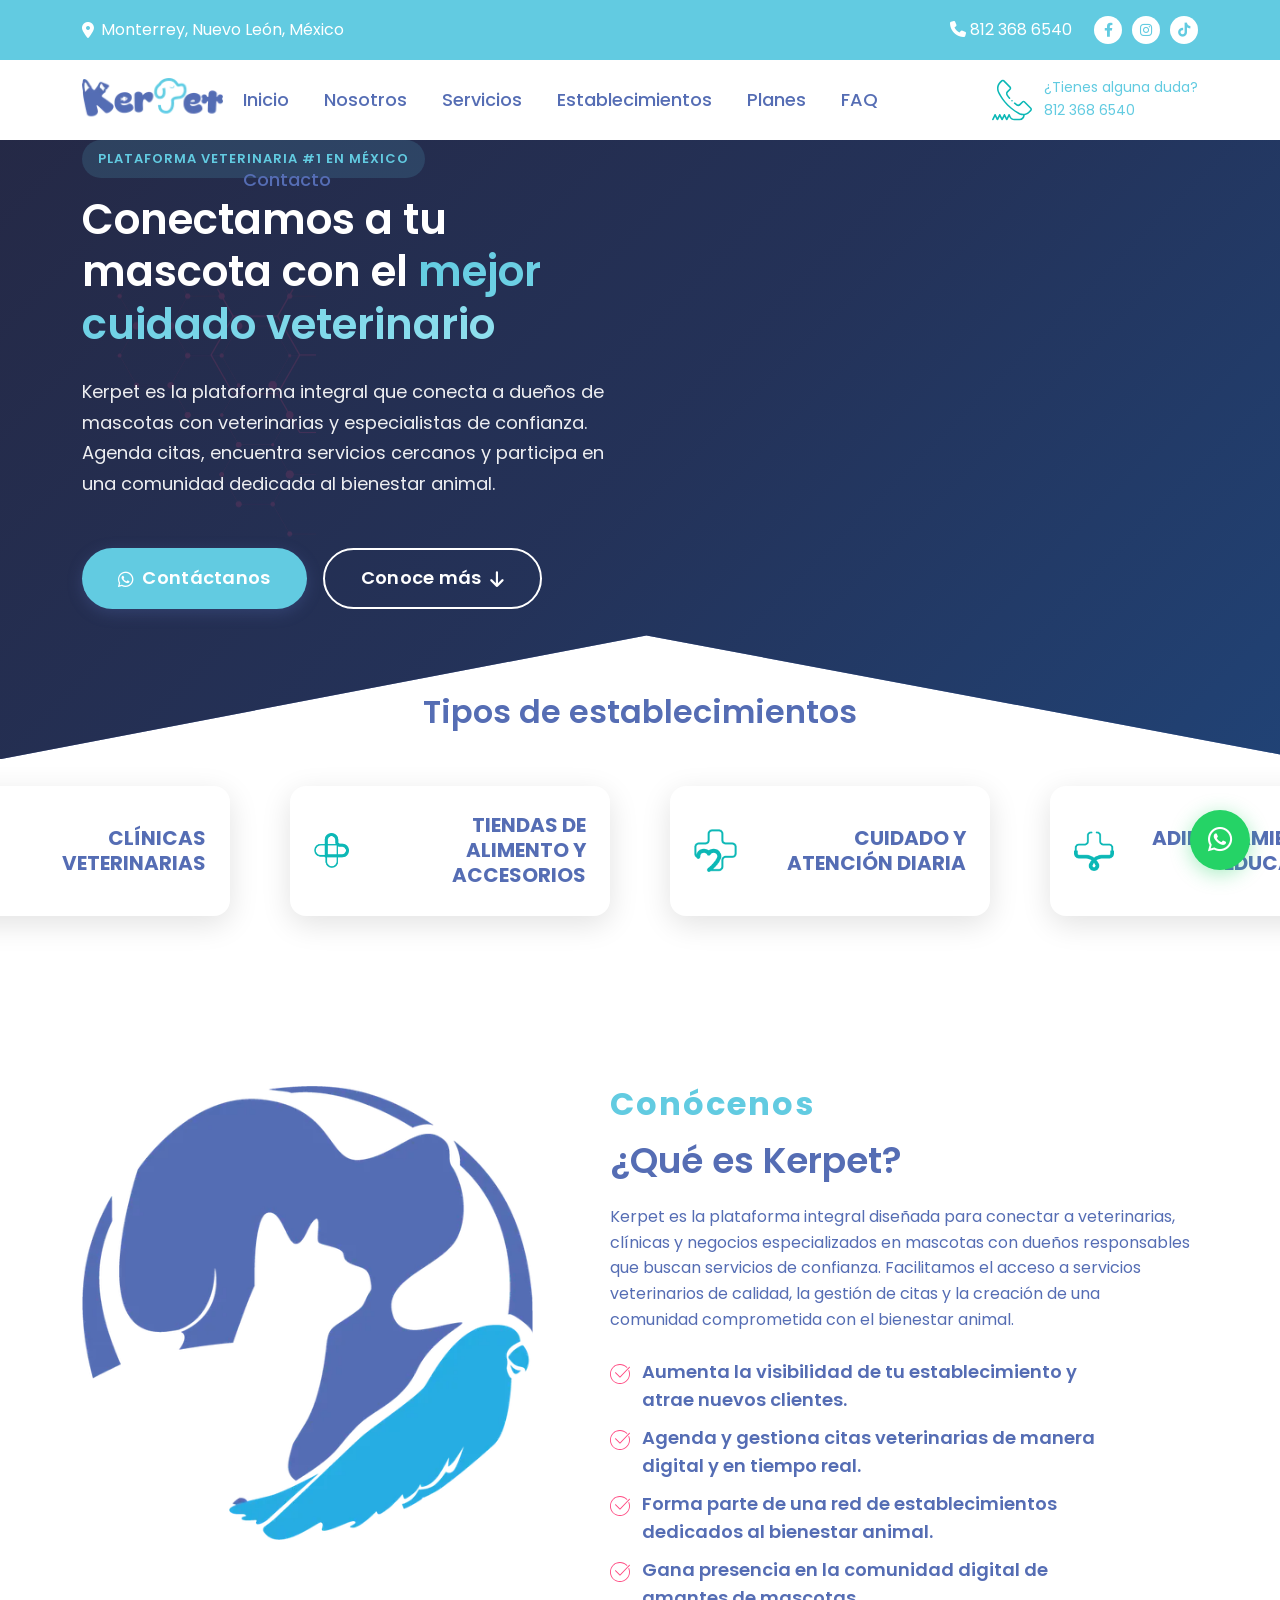
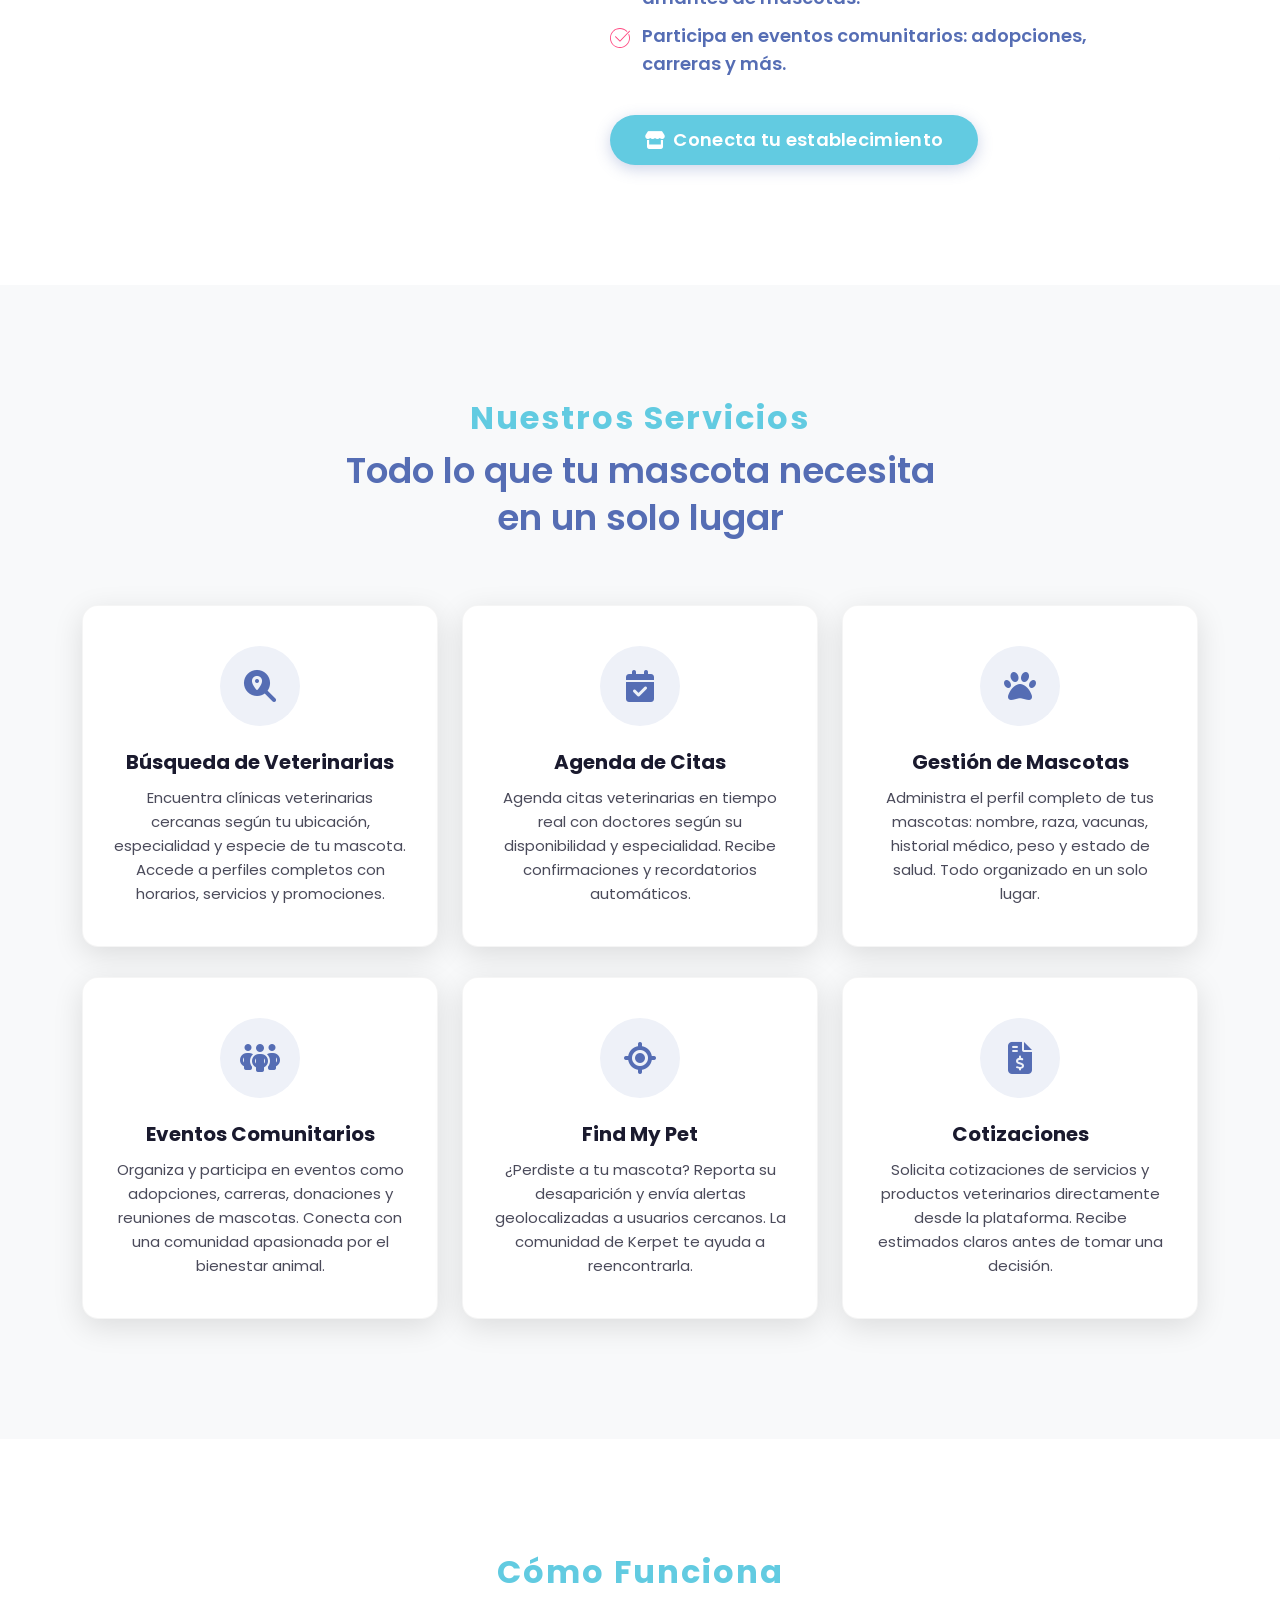
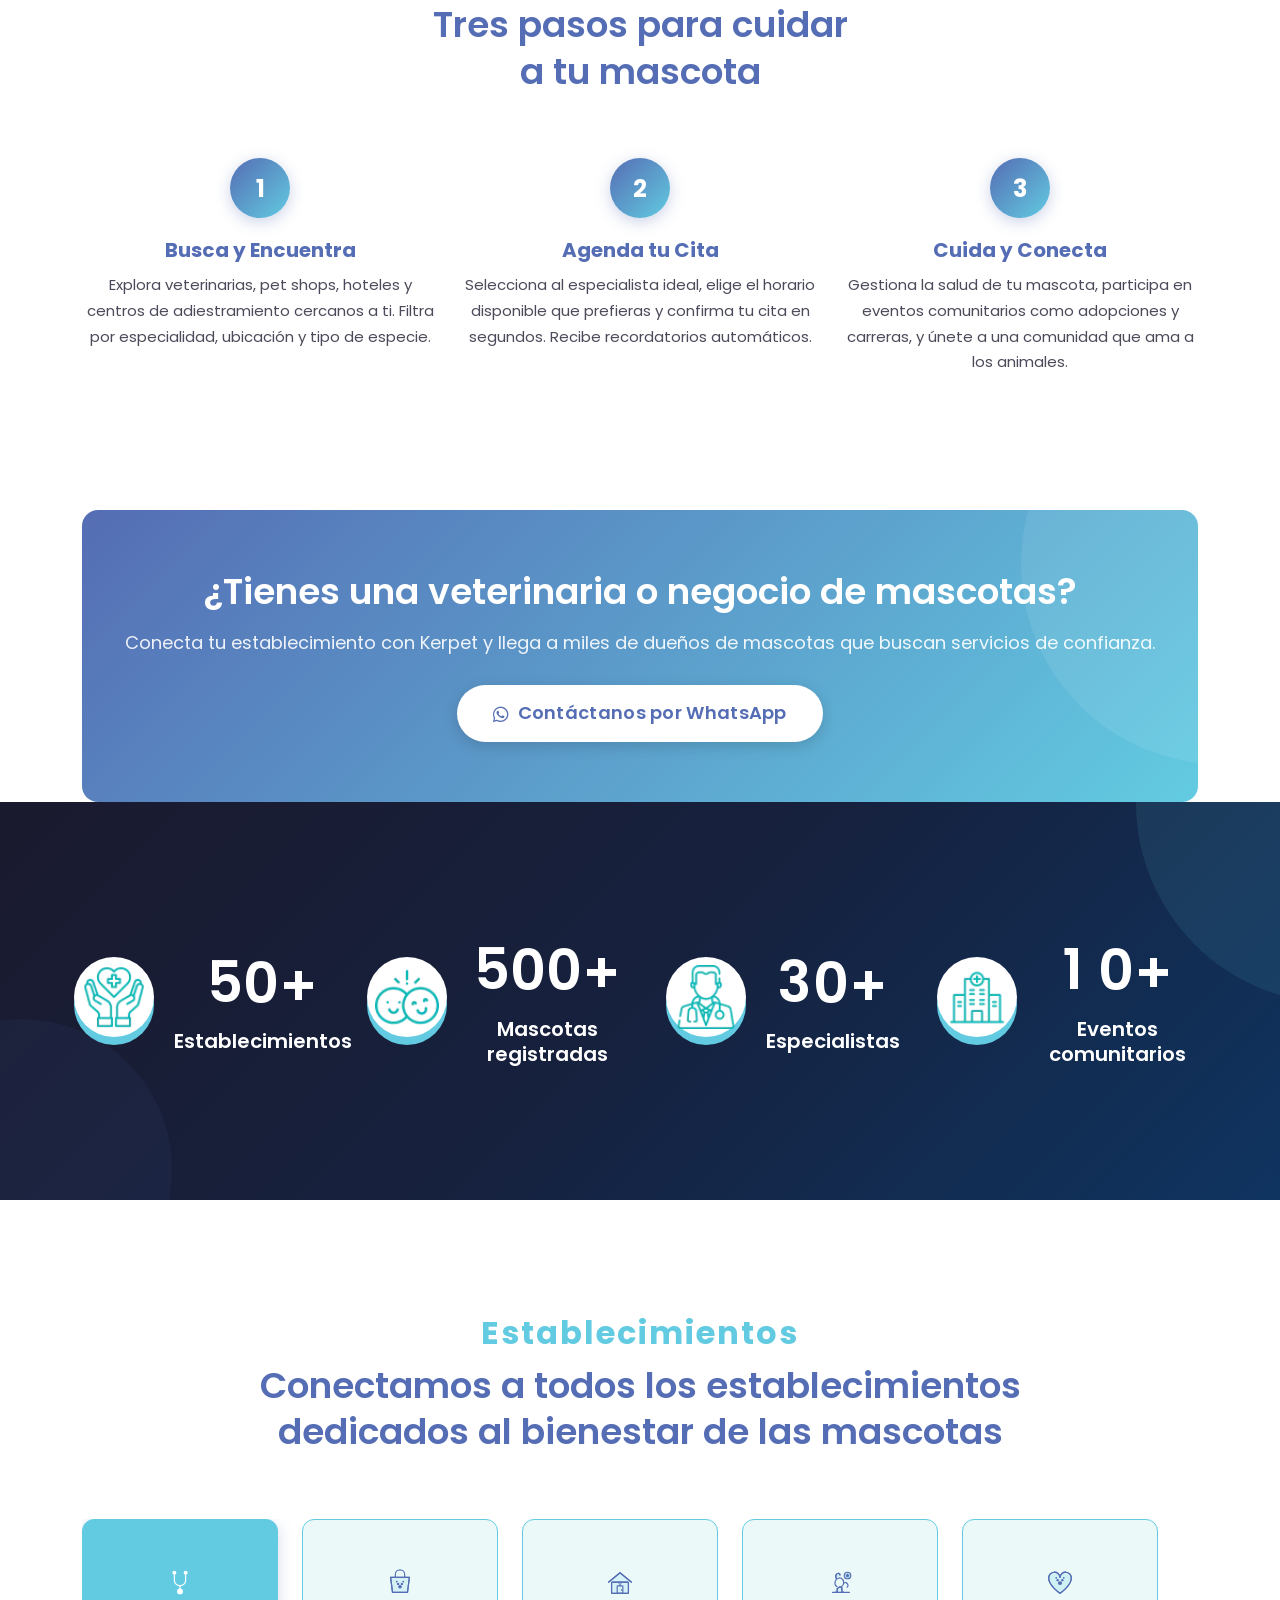
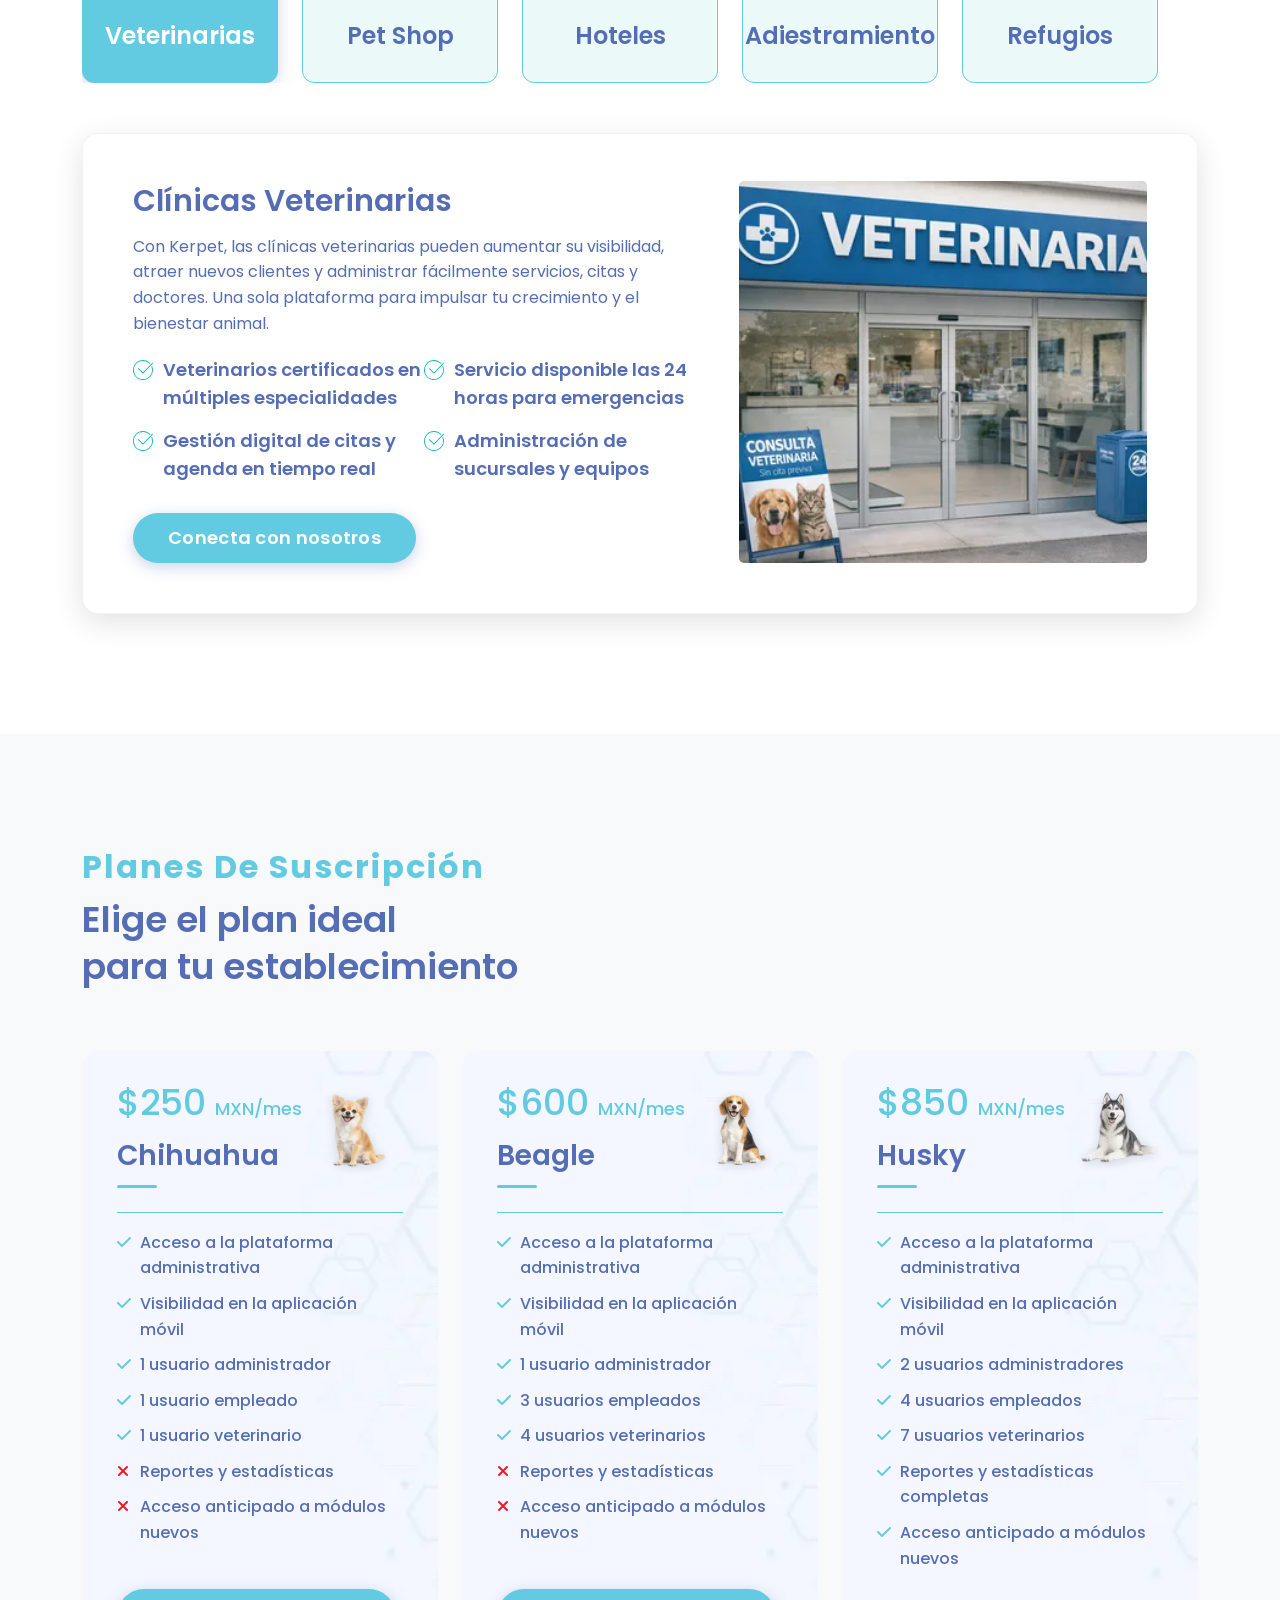
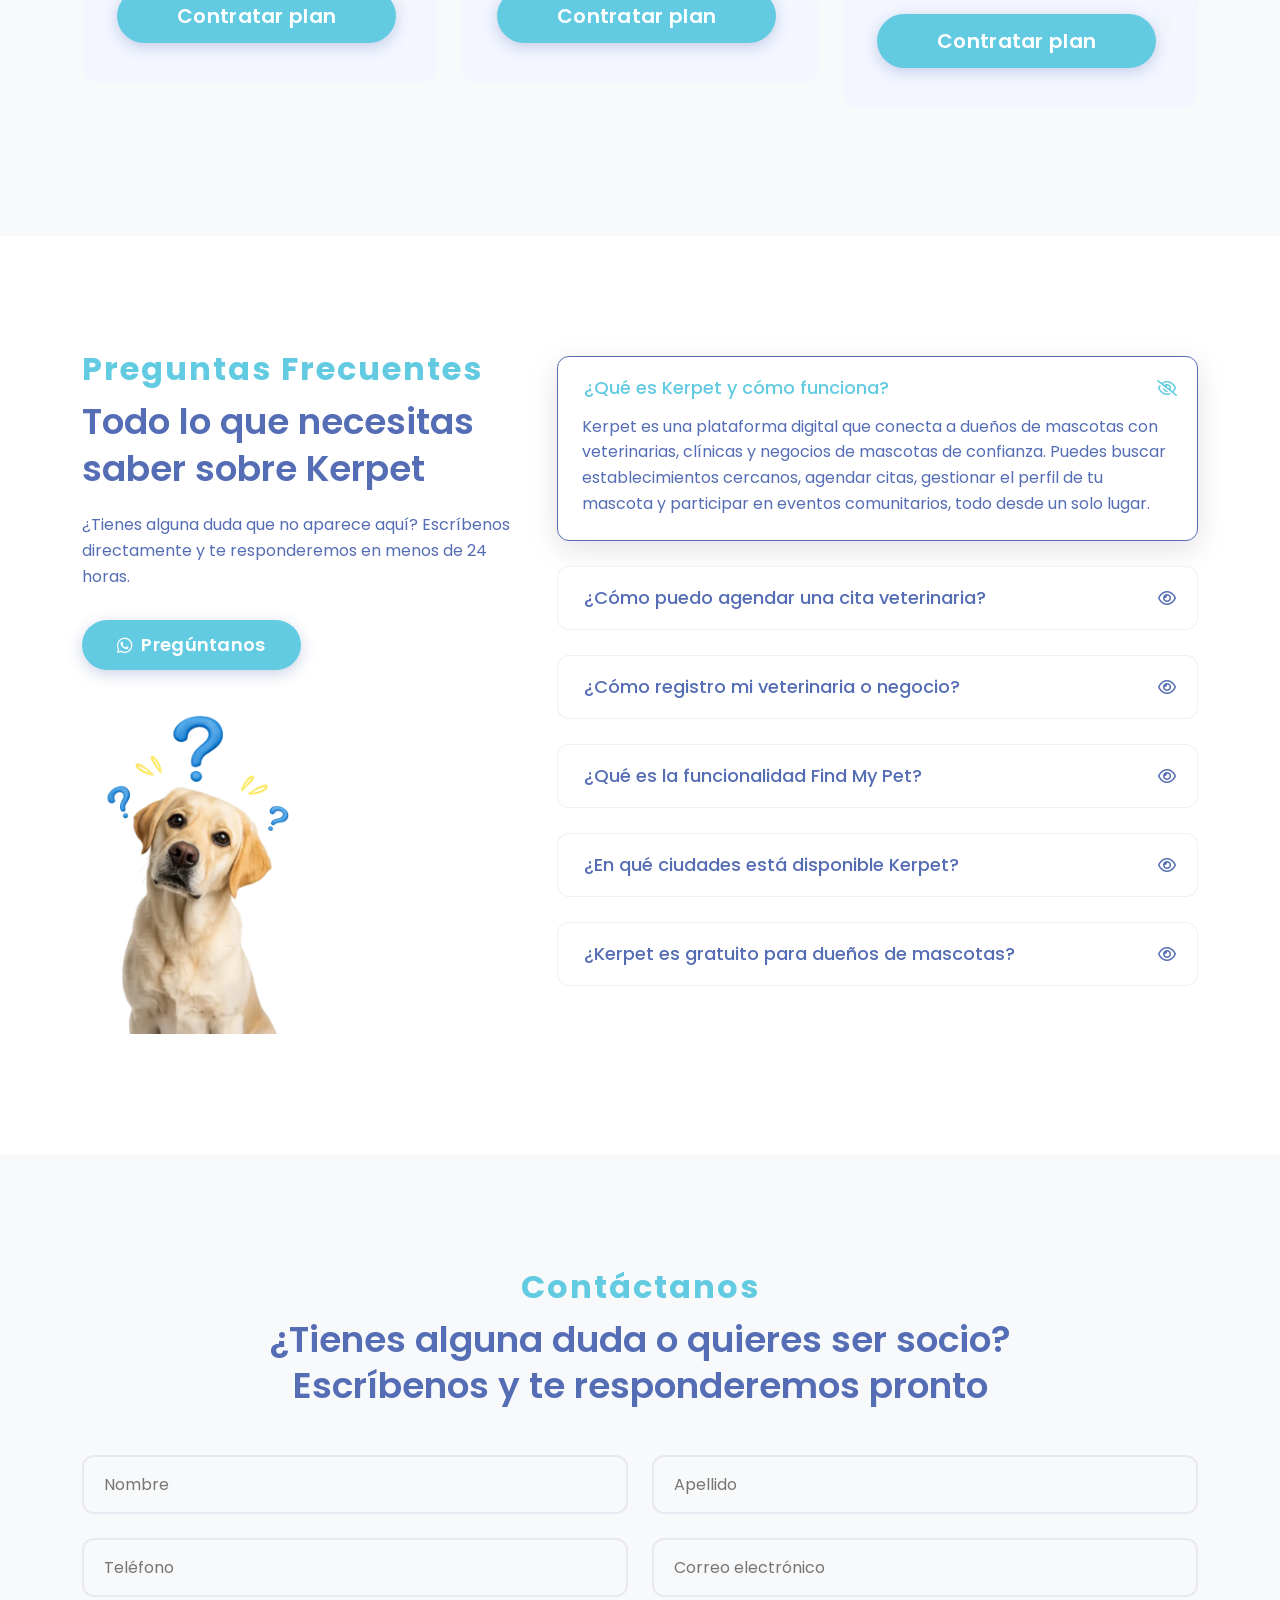
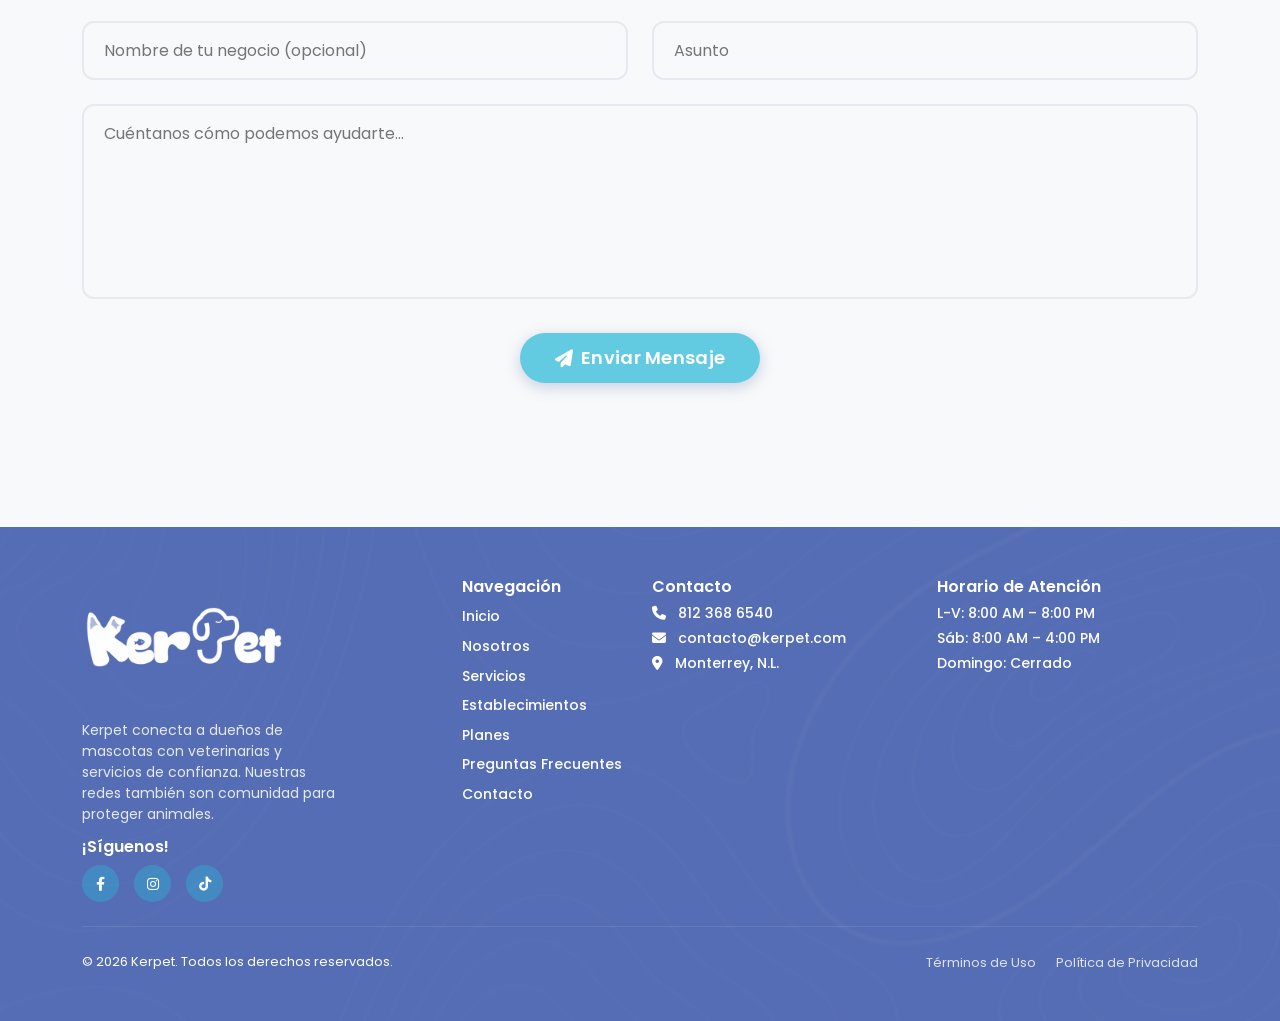
<file: index.html>
<!DOCTYPE html>
<html lang="es" prefix="og: https://ogp.me/ns#">
  <head>
    <!-- Meta Tags Básicos -->
    <meta charset="utf-8">
    <meta http-equiv="x-ua-compatible" content="ie=edge">
    <meta name="viewport" content="width=device-width, initial-scale=1">

    <!-- SEO: Title optimizado (55 chars) -->
    <title>Kerpet | Servicios Veterinarios en Línea en Monterrey, México</title>

    <!-- SEO: Meta Description (158 chars) -->
    <meta name="description" content="Kerpet es la plataforma digital que conecta a dueños de mascotas con veterinarias de confianza en Monterrey. Agenda citas, encuentra especialistas y más." />

    <!-- SEO: Meta Keywords -->
    <meta name="keywords" content="veterinarias cerca de mí, agendar cita veterinaria, app para mascotas, buscar veterinaria en México, plataforma veterinaria, servicios veterinarios en línea, veterinarias en Monterrey, citas veterinarias en Nuevo León, eventos de adopción en Monterrey, Kerpet, Kerpet App, Kerpet México, geolocalización, agenda en tiempo real, plataforma web y móvil, notificaciones inteligentes, find my pet, mascota perdida, pet shop, hotel mascotas, adiestramiento canino, adopción de mascotas, donaciones animales, cotizaciones veterinarias, productos veterinarios, especialistas veterinarios, clínica veterinaria Monterrey, cuidado animal" />

    <!-- SEO: Metas de Control y Rastreo -->
    <meta name="author" content="Kerpet" />
    <meta name="copyright" content="Kerpet © 2026" />
    <meta name="robots" content="index, follow, max-image-preview:large, max-snippet:-1, max-video-preview:-1" />
    <meta name="googlebot" content="index, follow, max-snippet:-1, max-image-preview:large, max-video-preview:-1" />
    <meta name="bingbot" content="index, follow" />
    <meta name="rating" content="general" />
    <meta name="distribution" content="global" />
    <meta name="revisit-after" content="7 days" />
    <meta name="language" content="es" />
    <meta name="coverage" content="Worldwide" />
    <meta name="target" content="all" />

    <!-- SEO: Metas de Dispositivos Móviles -->
    <meta name="HandheldFriendly" content="True" />
    <meta name="MobileOptimized" content="320" />
    <meta name="theme-color" content="#556db4" />
    <meta name="msapplication-TileColor" content="#556db4" />
    <meta name="mobile-web-app-capable" content="yes" />
    <meta name="apple-mobile-web-app-capable" content="yes" />
    <meta name="apple-mobile-web-app-status-bar-style" content="black-translucent" />
    <meta name="apple-mobile-web-app-title" content="Kerpet" />
    <meta name="application-name" content="Kerpet" />
    <meta name="format-detection" content="telephone=yes" />

    <!-- SEO: Metas de Clasificación -->
    <meta name="subject" content="Plataforma digital de conexión entre usuarios y veterinarias" />
    <meta name="abstract" content="Kerpet - Plataforma digital veterinaria en Monterrey. Búsqueda de veterinarias, agenda de citas, gestión de mascotas, eventos comunitarios y Find My Pet." />
    <meta name="classification" content="Business, Health, Technology" />
    <meta name="category" content="Health" />

    <!-- SEO: URL Canónica -->
    <link rel="canonical" href="https://kerpet.com/" />

    <!-- SEO: Hreflang -->
    <link rel="alternate" hreflang="es" href="https://kerpet.com/" />
    <link rel="alternate" hreflang="es-MX" href="https://kerpet.com/" />
    <link rel="alternate" hreflang="x-default" href="https://kerpet.com/" />

    <!-- SEO: Geolocalización -->
    <meta name="geo.region" content="MX-NLE" />
    <meta name="geo.placename" content="Monterrey, Nuevo León, México" />
    <meta name="geo.position" content="25.6866;-100.3161" />
    <meta name="ICBM" content="25.6866, -100.3161" />

    <!-- SEO: Open Graph -->
    <meta property="og:type" content="website" />
    <meta property="og:site_name" content="Kerpet" />
    <meta property="og:title" content="Kerpet | Servicios Veterinarios en Línea en Monterrey" />
    <meta property="og:description" content="Kerpet conecta a dueños de mascotas con veterinarias de confianza. Agenda citas, encuentra especialistas y cuida a tu mascota desde un solo lugar." />
    <meta property="og:url" content="https://kerpet.com/" />
    <meta property="og:image" content="https://kerpet.com/assets/images/kerpet-og-image.png" />
    <meta property="og:image:secure_url" content="https://kerpet.com/assets/images/kerpet-og-image.png" />
    <meta property="og:image:type" content="image/png" />
    <meta property="og:image:alt" content="Kerpet - Plataforma digital de conexión entre usuarios y veterinarias" />
    <meta property="og:image:width" content="1200" />
    <meta property="og:image:height" content="630" />
    <meta property="og:locale" content="es_MX" />
    <meta property="og:locale:alternate" content="es_ES" />

    <!-- SEO: Twitter Card -->
    <meta name="twitter:card" content="summary_large_image" />
    <meta name="twitter:title" content="Kerpet | Servicios Veterinarios en Línea en Monterrey" />
    <meta name="twitter:description" content="Kerpet conecta a dueños de mascotas con veterinarias de confianza. Agenda citas, encuentra especialistas y cuida a tu mascota." />
    <meta name="twitter:image" content="https://kerpet.com/assets/images/kerpet-og-image.png" />
    <meta name="twitter:image:alt" content="Kerpet - Plataforma digital de conexión entre usuarios y veterinarias" />
    <meta name="twitter:site" content="@kerpetapp" />
    <meta name="twitter:creator" content="@kerpetapp" />

    <!-- Favicon -->
    <link rel="icon" type="image/x-icon" href="favicon.ico" />
    <link rel="icon" type="image/png" sizes="32x32" href="assets/images/icons/favicon-32x32.png" />
    <link rel="icon" type="image/png" sizes="16x16" href="assets/images/icons/favicon-16x16.png" />
    <link rel="apple-touch-icon" sizes="180x180" href="assets/images/icons/favicon-180x180.png" />
    <link rel="icon" type="image/png" sizes="192x192" href="assets/images/icons/favicon-192x192.png" />
    <link rel="icon" type="image/png" sizes="512x512" href="assets/images/icons/favicon-512x512.png" />

    <!-- Preconnect to Google Fonts -->
    <link rel="preconnect" href="https://fonts.googleapis.com" crossorigin>
    <link rel="preconnect" href="https://fonts.gstatic.com" crossorigin>

    <!-- Preload LCP hero image -->
    <link rel="preload" as="image" type="image/webp" href="assets/images/gallery_8.webp" fetchpriority="high" />

    <!-- Critical CSS (render-blocking - keep minimal) -->
    <link rel="stylesheet" href="assets/css/bootstrap.min.css">
    <link rel="stylesheet" href="assets/css/fontawesome.min.css">
    <link rel="stylesheet" href="assets/css/slick.min.css">
    <link rel="stylesheet" href="assets/css/odometer.css">
    <link rel="stylesheet" href="assets/css/style.css">

    <!-- Non-critical CSS (deferred) -->
    <link rel="stylesheet" href="assets/css/animate.css" media="print" onload="this.media='all'">
    <link rel="stylesheet" href="assets/css/animated-text.css" media="print" onload="this.media='all'">
    <link rel="stylesheet" href="assets/css/light_gallery.min.css" media="print" onload="this.media='all'">
    <link rel="stylesheet" href="assets/css/timepicker.min.css" media="print" onload="this.media='all'">
    <link rel="stylesheet" href="assets/css/jquery-ui.min.css" media="print" onload="this.media='all'">
    <link rel="stylesheet" href="assets/css/select2.min.css" media="print" onload="this.media='all'">
    <!-- Fallback for no-JS -->
    <noscript>
      <link rel="stylesheet" href="assets/css/animate.css">
      <link rel="stylesheet" href="assets/css/animated-text.css">
      <link rel="stylesheet" href="assets/css/light_gallery.min.css">
      <link rel="stylesheet" href="assets/css/timepicker.min.css">
      <link rel="stylesheet" href="assets/css/jquery-ui.min.css">
      <link rel="stylesheet" href="assets/css/select2.min.css">
    </noscript>

    <!-- Estilos modernos adicionales -->
    <style>
      /* ========== Modernización de estilos ========== */
      :root {
        --kerpet-primary: #556db4;
        --kerpet-primary-dark: #4a5fa0;
        --kerpet-primary-light: #eef1f8;
        --kerpet-secondary: #62cbe1;
        --kerpet-dark: #1a1a2e;
        --kerpet-gray: #f8f9fa;
        --kerpet-text: #4a4a5a;
        --kerpet-radius: 16px;
        --kerpet-shadow: 0 8px 30px rgba(0, 0, 0, 0.116);
        --kerpet-shadow-hover: 0 12px 40px rgba(85,109,180,0.18);
        --kerpet-transition: all 0.35s cubic-bezier(0.4, 0, 0.2, 1);
      }

      /* Smooth scroll */
      html { scroll-behavior: smooth; }

      /* Modern cards */
      .cs_card.cs_style_1 { border-radius: var(--kerpet-radius); overflow: hidden; box-shadow: var(--kerpet-shadow); transition: var(--kerpet-transition); border: 1px solid rgba(0,0,0,0.05); }
      .cs_card.cs_style_1:hover { box-shadow: var(--kerpet-shadow-hover); transform: translateY(-4px); }

      /* Gradient hero overlay - slideshow */
      .cs_hero_top.cs_bg_filled.cs_primary_bg { position: relative; overflow: hidden; }
      .cs_hero_top.cs_bg_filled.cs_primary_bg::before { content: ''; position: absolute; top: 0; left: 0; right: 0; bottom: 0; background: linear-gradient(135deg, rgba(26,26,46,0.82) 0%, rgba(22,33,62,0.78) 50%, rgba(15,52,96,0.75) 100%); z-index: 1; }
      .cs_hero_top .container { position: relative; z-index: 2; }

      /* Hero slideshow */
      .kerpet-hero-slideshow { position: absolute; top: 0; left: 0; width: 100%; height: 100%; z-index: 0; }
      .kerpet-hero-slideshow .kerpet-slide { position: absolute; top: 0; left: 0; width: 100%; height: 100%; background-size: cover; background-position: center; opacity: 0; animation: kerpetSlideshow 24s linear infinite; }
      .kerpet-hero-slideshow .kerpet-slide:nth-child(1) { animation-delay: 0s; }
      .kerpet-hero-slideshow .kerpet-slide:nth-child(2) { animation-delay: 4s; }
      .kerpet-hero-slideshow .kerpet-slide:nth-child(3) { animation-delay: 8s; }
      .kerpet-hero-slideshow .kerpet-slide:nth-child(4) { animation-delay: 12s; }
      .kerpet-hero-slideshow .kerpet-slide:nth-child(5) { animation-delay: 16s; }
      .kerpet-hero-slideshow .kerpet-slide:nth-child(6) { animation-delay: 20s; }

      @keyframes kerpetSlideshow {
        0%   { opacity: 0; transform: scale(1); }
        4%   { opacity: 1; }
        16%  { opacity: 1; }
        20%  { opacity: 0; transform: scale(1.05); }
        100% { opacity: 0; transform: scale(1); }
      }

      /* Hero subtitle glow */
      .cs_hero_subtitle { opacity: 0.92; line-height: 1.7; min-height: 85px; }

      /* Modern buttons */
      .cs_btn.cs_style_1 { border-radius: 50px; padding: 14px 36px; font-weight: 600; letter-spacing: 0.3px; transition: var(--kerpet-transition); box-shadow: 0 4px 15px rgba(85,109,180,0.3); }
      .cs_btn.cs_style_1:hover { transform: translateY(-2px); box-shadow: 0 8px 25px rgba(85,109,180,0.4); }
      .cs_btn.cs_style_1.cs_btn_outline { background: transparent; border: 2px solid #fff; color: #fff; box-shadow: none; }
      .cs_btn.cs_style_1.cs_btn_outline:hover { background: #fff; color: var(--kerpet-primary); }

      /* Modern section headings */
      .cs_section_title { line-height: 1.3; }
      .cs_section_title_up { text-transform: uppercase; letter-spacing: 2px; font-size: 14px !important; }

      /* Icon boxes */
      .cs_iconbox.cs_style_1 { background: #fff; border-radius: var(--kerpet-radius); padding: 20px 24px; box-shadow: var(--kerpet-shadow); transition: var(--kerpet-transition);     min-height: 130px;min-width: 320px;}
      .cs_iconbox.cs_style_1:hover { box-shadow: var(--kerpet-shadow-hover); transform: translateY(-3px); }

      /* Feature cards */
      .kerpet-feature-card { background: #fff; border-radius: var(--kerpet-radius); padding: 40px 30px; text-align: center; box-shadow: var(--kerpet-shadow); transition: var(--kerpet-transition); border: 1px solid rgba(0,0,0,0.04); position: relative; overflow: hidden; }
      .kerpet-feature-card::before { content: ''; position: absolute; top: 0; left: 0; right: 0; height: 4px; background: linear-gradient(90deg, var(--kerpet-primary), var(--kerpet-secondary)); transform: scaleX(0); transition: transform 0.4s ease; }
      .kerpet-feature-card:hover { box-shadow: var(--kerpet-shadow-hover); transform: translateY(-6px); }
      .kerpet-feature-card:hover::before { transform: scaleX(1); }
      .kerpet-feature-icon { width: 80px; height: 80px; border-radius: 50%; background: var(--kerpet-primary-light); display: flex; align-items: center; justify-content: center; margin: 0 auto 24px; transition: var(--kerpet-transition); }
      .kerpet-feature-card:hover .kerpet-feature-icon { background: var(--kerpet-primary); }
      .kerpet-feature-icon i { font-size: 32px; color: var(--kerpet-primary); transition: var(--kerpet-transition); }
      .kerpet-feature-card:hover .kerpet-feature-icon i { color: #fff; }
      .kerpet-feature-card h3 { font-size: 20px; font-weight: 700; margin-bottom: 12px; color: var(--kerpet-dark); }
      .kerpet-feature-card p { color: var(--kerpet-text); font-size: 15px; line-height: 1.6; margin-bottom: 0; }

      /* How it works section */
      .kerpet-step { text-align: center; position: relative; }
      .kerpet-step-number { width: 60px; height: 60px; border-radius: 50%; background: linear-gradient(135deg, var(--kerpet-primary), var(--kerpet-secondary)); color: #fff; font-size: 24px; font-weight: 700; display: flex; align-items: center; justify-content: center; margin: 0 auto 20px; box-shadow: 0 4px 15px rgba(85,109,180,0.3); }
      .kerpet-step h3 { font-size: 20px; font-weight: 700; margin-bottom: 10px; }
      .kerpet-step p { color: var(--kerpet-text); font-size: 15px; }

      /* Counter section modern */
      .kerpet-counter-section { background: linear-gradient(135deg, #1a1a2e 0%, #16213e 50%, #0f3460 100%); position: relative; overflow: hidden; }
      .kerpet-counter-section::before { content: ''; position: absolute; top: -50%; right: -20%; width: 400px; height: 400px; background: rgba(98,203,225,0.1); border-radius: 50%; }
      .kerpet-counter-section::after { content: ''; position: absolute; bottom: -30%; left: -10%; width: 300px; height: 300px; background: rgba(85,109,180,0.08); border-radius: 50%; }

      /* Pricing modern */
      .cs_pricing_table.cs_style_1 { border-radius: var(--kerpet-radius); overflow: hidden; transition: var(--kerpet-transition); }
      .cs_pricing_table.cs_style_1:hover { transform: translateY(-8px); }
      .cs_pricing_table .cs_pricing_info { padding-bottom: 16px; }
      .cs_pricing_table .cs_pricing_title { position: relative; }
      .cs_pricing_table .cs_pricing_title::after { content: ''; width: 40px; height: 3px; background: var(--kerpet-secondary); display: block; margin-top: 10px; border-radius: 2px; }

      /* Pricing card dog breed image */
      .kerpet-pricing-dog { position: absolute; top: 12px; right: 16px; width: 130px; height: 130px; object-fit: contain; z-index: 3; filter: drop-shadow(0 2px 6px rgba(0,0,0,0.15)); opacity: 0.92; transition: var(--kerpet-transition); pointer-events: none; }
      .cs_pricing_table:hover .kerpet-pricing-dog { transform: scale(1.1) rotate(-3deg); opacity: 1; }

      /* FAQ modern */
      .cs_accordian.cs_style_1 { border-radius: 12px !important; margin-bottom: 16px; border: 1px solid rgba(0,0,0,0.06); transition: var(--kerpet-transition); }
      .cs_accordian.cs_style_1.active { box-shadow: var(--kerpet-shadow); border-color: var(--kerpet-primary); }

      /* Contact form modern */
      .cs_form_field { border-radius: 12px !important; border: 2px solid #e8e8f0 !important; transition: var(--kerpet-transition) !important; padding: 15px 20px !important; }
      .cs_form_field:focus { border-color: var(--kerpet-primary) !important; box-shadow: 0 0 0 3px rgba(85,109,180,0.15) !important; }

      /* Tabs modern */
      .cs_tab_links.cs_style_1 li a { border-radius: 12px; transition: var(--kerpet-transition); }
      .cs_tab_links.cs_style_1 li.active a { box-shadow: 0 4px 15px rgba(85,109,180,0.25); }

      /* Badge/pill style */
      .kerpet-badge { display: inline-block; background: rgba(98,203,225,0.15); color: #62cbe1; padding: 6px 16px; border-radius: 50px; font-size: 13px; font-weight: 600; letter-spacing: 1px; text-transform: uppercase; margin-bottom: 16px; }

      /* WhatsApp floating btn */
      .kerpet-whatsapp-float { position: fixed; bottom: 30px; right: 30px; z-index: 999; width: 60px; height: 60px; border-radius: 50%; background: #25d366; display: flex; align-items: center; justify-content: center; box-shadow: 0 4px 20px rgba(37,211,102,0.4); transition: var(--kerpet-transition); }
      .kerpet-whatsapp-float:hover { transform: scale(1.1); box-shadow: 0 6px 25px rgba(37,211,102,0.5); }
      .kerpet-whatsapp-float i { color: #fff; font-size: 28px; }

      /* CTA section modern */
      .kerpet-cta-section { background: linear-gradient(135deg, var(--kerpet-primary), var(--kerpet-secondary)); border-radius: var(--kerpet-radius); padding: 60px 40px; text-align: center; position: relative; overflow: hidden; }
      .kerpet-cta-section::before { content: ''; position: absolute; top: -50%; right: -20%; width: 400px; height: 400px; background: rgba(255,255,255,0.08); border-radius: 50%; }
      .kerpet-cta-section h2 { color: #fff; margin-bottom: 16px; }
      .kerpet-cta-section p { color: rgba(255,255,255,0.9); font-size: 18px; margin-bottom: 30px; }

      /* Glassmorphism for top header */
      .cs_top_header { backdrop-filter: blur(10px); }

      /* Better spacing for about list */
      .cs_list.cs_style_5 li { margin-bottom: 14px; }

      /* Animated gradient text */
      .kerpet-gradient-text { background: linear-gradient(135deg, var(--kerpet-secondary), #90e0ef); -webkit-background-clip: text; -webkit-text-fill-color: transparent; background-clip: text; }

      /* Legal modal styles */
      .kerpet-modal-overlay { display: none; position: fixed; top: 0; left: 0; right: 0; bottom: 0; background: rgba(0,0,0,0.6); z-index: 9999; align-items: center; justify-content: center; }
      .kerpet-modal-overlay.active { display: flex; }
      .kerpet-modal { background: #fff; border-radius: var(--kerpet-radius); max-width: 700px; width: 90%; max-height: 80vh; overflow: hidden; position: relative; }
      .kerpet-modal-header { padding: 24px 30px; border-bottom: 1px solid #eee; display: flex; align-items: center; justify-content: space-between; }
      .kerpet-modal-header h3 { margin: 0; font-size: 22px; font-weight: 700; }
      .kerpet-modal-close { background: none; border: none; font-size: 24px; cursor: pointer; color: #666; padding: 0 8px; }
      .kerpet-modal-body { padding: 30px; overflow-y: auto; max-height: 60vh; font-size: 14px; line-height: 1.7; color: var(--kerpet-text); }
      .kerpet-modal-body h4 { font-size: 16px; font-weight: 700; margin-top: 20px; margin-bottom: 8px; color: var(--kerpet-dark); }
      .kerpet-modal-footer { padding: 16px 30px; border-top: 1px solid #eee; text-align: right; }

      /* Footer compact */
      .cs_footer.cs_style_1 { padding-top: 0; }
      .cs_footer .cs_footer_main { padding: 0; }
      .cs_footer .cs_text_widget p { font-size: 14px !important; line-height: 1.5; margin-bottom: 12px; }
      .cs_footer .cs_footer_widget_title { font-size: 18px !important; margin-bottom: 12px; }
      .cs_footer .cs_menu_widget ul li { margin-bottom: 4px; }
      .cs_footer .cs_menu_widget ul li a,
      .cs_footer .cs_contact_info li { font-size: 14px !important; line-height: 1.5; }
      .cs_footer .cs_contact_info li { margin-bottom: 6px; word-break: break-word; }
      .cs_footer .cs_social_btns { margin-top: 8px; }
      .cs_footer .cs_social_btns a { width: 34px; height: 34px; font-size: 14px; }
      .cs_footer h3.cs_fs_24.cs_white_color.cs_semibold { font-size: 16px !important; margin-bottom: 6px; }
      .cs_footer_bottom_text { padding: 12px 0 !important; }
      .cs_footer_bottom .cs-copyright,
      .cs_footer_bottom .cs_footer_links li a { font-size: 13px !important; }

      /* Accessibility: sr-only */
      .sr-only { position: absolute; width: 1px; height: 1px; padding: 0; margin: -1px; overflow: hidden; clip: rect(0,0,0,0); white-space: nowrap; border: 0; }

      /* A11y: prevent focusable elements in Slick cloned/hidden slides */
      .slick-slide[aria-hidden="true"] a,
      .slick-slide[aria-hidden="true"] button { pointer-events: none; }

      /* Performance: use opacity instead of visibility for WOW.js animations */
      .wow { visibility: visible !important; }
    </style>

    <!-- SEO: JSON-LD Organization -->
    <script type="application/ld+json">
    {
      "@context": "https://schema.org",
      "@type": "Organization",
      "name": "Kerpet",
      "alternateName": ["Kerpet App", "Kerpet México"],
      "url": "https://kerpet.com",
      "logo": "https://kerpet.com/assets/images/logo_kerpet.png",
      "image": "https://kerpet.com/assets/images/logo_kerpetLineal.png",
      "description": "Kerpet es la plataforma digital que conecta a dueños de mascotas con veterinarias, clínicas y servicios especializados en Monterrey, México. Facilita la búsqueda de veterinarias cercanas, agenda de citas, gestión de mascotas, eventos comunitarios y la funcionalidad Find My Pet.",
      "foundingDate": "2026",
      "address": {
        "@type": "PostalAddress",
        "streetAddress": "Monterrey, Nuevo León",
        "addressLocality": "Monterrey",
        "addressRegion": "Nuevo León",
        "postalCode": "64000",
        "addressCountry": "MX"
      },
      "location": {
        "@type": "Place",
        "name": "Monterrey, Nuevo León, México",
        "geo": {
          "@type": "GeoCoordinates",
          "latitude": "25.6866",
          "longitude": "-100.3161"
        }
      },
      "contactPoint": [
        {
          "@type": "ContactPoint",
          "telephone": "+52-81-2368-6540",
          "contactType": "sales",
          "email": "contacto@kerpet.com",
          "availableLanguage": ["Spanish", "English"],
          "areaServed": "MX"
        }
      ],
      "sameAs": [
        "https://www.facebook.com/kerpetOficial",
        "https://www.instagram.com/kerpet_oficial",
        "https://www.tiktok.com/@kerpetoficial"
      ],
      "knowsAbout": [
        "veterinarias cerca de mí",
        "agendar cita veterinaria",
        "app para mascotas",
        "plataforma veterinaria",
        "servicios veterinarios en línea"
      ]
    }
    </script>

    <!-- SEO: JSON-LD ProfessionalService -->
    <script type="application/ld+json">
    {
      "@context": "https://schema.org",
      "@type": "ProfessionalService",
      "name": "Kerpet",
      "image": "https://kerpet.com/assets/images/logo_kerpet.png",
      "url": "https://kerpet.com",
      "telephone": "+52-81-2368-6540",
      "email": "contacto@kerpet.com",
      "priceRange": "$$",
      "address": {
        "@type": "PostalAddress",
        "streetAddress": "Monterrey, Nuevo León",
        "addressLocality": "Monterrey",
        "addressRegion": "Nuevo León",
        "postalCode": "64000",
        "addressCountry": "MX"
      },
      "geo": {
        "@type": "GeoCoordinates",
        "latitude": "25.6866",
        "longitude": "-100.3161"
      },
      "hasOfferCatalog": {
        "@type": "OfferCatalog",
        "name": "Servicios de Kerpet",
        "itemListElement": [
          {
            "@type": "Offer",
            "itemOffered": {
              "@type": "Service",
              "name": "Búsqueda de Veterinarias Cercanas",
              "description": "Encuentra clínicas veterinarias cerca de ti según ubicación y especialidad"
            }
          },
          {
            "@type": "Offer",
            "itemOffered": {
              "@type": "Service",
              "name": "Agenda de Citas Veterinarias",
              "description": "Agenda citas en tiempo real con doctores según disponibilidad"
            }
          },
          {
            "@type": "Offer",
            "itemOffered": {
              "@type": "Service",
              "name": "Gestión de Mascotas",
              "description": "Administra el perfil, historial médico y vacunas de tus mascotas"
            }
          },
          {
            "@type": "Offer",
            "itemOffered": {
              "@type": "Service",
              "name": "Eventos Comunitarios",
              "description": "Organiza y participa en eventos como adopciones, carreras y donaciones"
            }
          },
          {
            "@type": "Offer",
            "itemOffered": {
              "@type": "Service",
              "name": "Find My Pet",
              "description": "Reporta mascotas perdidas y recibe alertas geolocalizadas"
            }
          },
          {
            "@type": "Offer",
            "itemOffered": {
              "@type": "Service",
              "name": "Cotizaciones Veterinarias",
              "description": "Solicita cotizaciones de servicios y productos veterinarios"
            }
          }
        ]
      }
    }
    </script>

    <!-- SEO: JSON-LD WebSite -->
    <script type="application/ld+json">
    {
      "@context": "https://schema.org",
      "@type": "WebSite",
      "name": "Kerpet",
      "url": "https://kerpet.com",
      "description": "Plataforma digital que conecta a dueños de mascotas con veterinarias y servicios especializados en México",
      "publisher": {
        "@type": "Organization",
        "name": "Kerpet"
      },
      "inLanguage": ["es"]
    }
    </script>

    <!-- SEO: JSON-LD WebPage -->
    <script type="application/ld+json">
    {
      "@context": "https://schema.org",
      "@type": "WebPage",
      "name": "Kerpet - Servicios Veterinarios en Línea",
      "description": "Kerpet es la plataforma digital que conecta a dueños de mascotas con veterinarias de confianza en Monterrey, México.",
      "url": "https://kerpet.com",
      "isPartOf": {
        "@type": "WebSite",
        "name": "Kerpet",
        "url": "https://kerpet.com"
      },
      "breadcrumb": {
        "@type": "BreadcrumbList",
        "itemListElement": [
          {
            "@type": "ListItem",
            "position": 1,
            "name": "Inicio",
            "item": "https://kerpet.com"
          }
        ]
      }
    }
    </script>

    <!-- SEO: JSON-LD FAQPage -->
    <script type="application/ld+json">
    {
      "@context": "https://schema.org",
      "@type": "FAQPage",
      "mainEntity": [
        {
          "@type": "Question",
          "name": "¿Qué es Kerpet?",
          "acceptedAnswer": {
            "@type": "Answer",
            "text": "Kerpet es una plataforma digital que conecta a dueños de mascotas con veterinarias, clínicas y negocios de mascotas de confianza. Permite buscar veterinarias cercanas, agendar citas, gestionar el perfil de tus mascotas y participar en eventos comunitarios."
          }
        },
        {
          "@type": "Question",
          "name": "¿Cómo puedo agendar una cita veterinaria en Kerpet?",
          "acceptedAnswer": {
            "@type": "Answer",
            "text": "Desde la app de Kerpet puedes buscar veterinarias por ubicación y especialidad, ver la disponibilidad de doctores y agendar tu cita en tiempo real. Recibirás confirmación inmediata y recordatorios automáticos."
          }
        },
        {
          "@type": "Question",
          "name": "¿Qué servicios ofrece Kerpet?",
          "acceptedAnswer": {
            "@type": "Answer",
            "text": "Kerpet ofrece búsqueda de veterinarias cercanas, agenda de citas veterinarias, gestión de mascotas con historial médico, eventos comunitarios como adopciones y carreras, Find My Pet para mascotas perdidas, y cotizaciones de servicios y productos veterinarios."
          }
        },
        {
          "@type": "Question",
          "name": "¿Cómo registro mi veterinaria o negocio en Kerpet?",
          "acceptedAnswer": {
            "@type": "Answer",
            "text": "Puedes registrar tu veterinaria, pet shop, hotel para mascotas, centro de adiestramiento o refugio contactándonos por WhatsApp al 8123686540 o a través del formulario de contacto en nuestra página. Ofrecemos planes desde $250 MXN mensuales."
          }
        },
        {
          "@type": "Question",
          "name": "¿Kerpet está disponible en Monterrey?",
          "acceptedAnswer": {
            "@type": "Answer",
            "text": "Sí, Kerpet opera actualmente en Monterrey, Nuevo León, México. Nuestra plataforma conecta a dueños de mascotas con las mejores veterinarias y servicios de la zona metropolitana."
          }
        },
        {
          "@type": "Question",
          "name": "¿Qué es Find My Pet?",
          "acceptedAnswer": {
            "@type": "Answer",
            "text": "Find My Pet es una funcionalidad de Kerpet que permite reportar mascotas perdidas y enviar alertas geolocalizadas a otros usuarios cercanos. Si pierdes a tu mascota, la comunidad de Kerpet te ayuda a encontrarla."
          }
        },
        {
          "@type": "Question",
          "name": "¿Cuáles son los planes y precios de Kerpet para establecimientos?",
          "acceptedAnswer": {
            "@type": "Answer",
            "text": "Kerpet ofrece tres planes: Chihuahua ($250 MXN/mes) con acceso básico, Beagle ($600 MXN/mes) con más usuarios, y Husky ($850 MXN/mes) con reportes y acceso anticipado a nuevas funciones. Todos incluyen visibilidad en la plataforma y gestión administrativa."
          }
        }
      ]
    }
    </script>
  </head>

  <body>
    <!-- Noscript Fallback para SEO -->
    <noscript>
      <div style="padding: 40px; max-width: 900px; margin: 0 auto; font-family: sans-serif;">
        <h1>Kerpet - Servicios Veterinarios en Línea en Monterrey</h1>
        <p>Kerpet es la plataforma digital que conecta a dueños de mascotas con veterinarias, clínicas y servicios especializados de confianza en Monterrey, Nuevo León, México. Agenda citas veterinarias, encuentra especialistas, gestiona el perfil de tus mascotas y participa en eventos comunitarios.</p>
        <h2>Nuestros Servicios</h2>
        <ul>
          <li><strong>Búsqueda de Veterinarias Cercanas:</strong> Encuentra clínicas veterinarias cerca de ti según ubicación y especialidad.</li>
          <li><strong>Agenda de Citas Veterinarias:</strong> Agenda citas en tiempo real con doctores según disponibilidad.</li>
          <li><strong>Gestión de Mascotas:</strong> Administra el perfil, historial médico y vacunas de tus mascotas.</li>
          <li><strong>Eventos Comunitarios:</strong> Organiza y participa en eventos como adopciones, carreras y donaciones.</li>
          <li><strong>Find My Pet:</strong> Reporta mascotas perdidas y recibe alertas geolocalizadas.</li>
          <li><strong>Cotizaciones Veterinarias:</strong> Solicita cotizaciones de servicios y productos veterinarios.</li>
        </ul>
        <h2>Contacto</h2>
        <p>Email: <a href="mailto:contacto@kerpet.com">contacto@kerpet.com</a></p>
        <p>Teléfono: <a href="tel:+528123686540">812 368 6540</a></p>
        <p>Ubicación: Monterrey, Nuevo León, México</p>
        <p>Web: <a href="https://kerpet.com">kerpet.com</a></p>
      </div>
    </noscript>

    <!-- Start Preloader -->
    <div class="cs_preloader cs_accent_color_v1">
      <div class="cs_preloader_in">
        <div class="cs_wave_first">
          <svg enable-background="new 0 0 300.08 300.08" viewBox="0 0 300.08 300.08" xmlns="http://www.w3.org/2000/svg" role="img" aria-label="Cargando Kerpet"><g><path d="m293.26 184.14h-82.877l-12.692-76.138c-.546-3.287-3.396-5.701-6.718-5.701-.034 0-.061 0-.089 0-3.369.027-6.199 2.523-6.677 5.845l-12.507 87.602-14.874-148.69c-.355-3.43-3.205-6.056-6.643-6.138-.048 0-.096 0-.143 0-3.39 0-6.274 2.489-6.752 5.852l-19.621 137.368h-9.405l-12.221-42.782c-.866-3.028-3.812-5.149-6.8-4.944-3.13.109-5.777 2.332-6.431 5.395l-8.941 42.332h-73.049c-3.771 0-6.82 3.049-6.82 6.82 0 3.778 3.049 6.82 6.82 6.82h78.566c3.219 0 6.002-2.251 6.67-5.408l4.406-20.856 6.09 21.313c.839 2.939 3.526 4.951 6.568 4.951h20.46c3.396 0 6.274-2.489 6.752-5.845l12.508-87.596 14.874 148.683c.355 3.437 3.205 6.056 6.643 6.138h.143c3.39 0 6.274-2.489 6.752-5.845l14.227-99.599 6.397 38.362c.546 3.287 3.396 5.702 6.725 5.702h88.66c3.771 0 6.82-3.049 6.82-6.82-.001-3.772-3.05-6.821-6.821-6.821z"></path></g></svg>
        </div>
        <div class="cs_wave_second">
          <svg enable-background="new 0 0 300.08 300.08" viewBox="0 0 300.08 300.08" xmlns="http://www.w3.org/2000/svg" role="img" aria-hidden="true"><g><path d="m293.26 184.14h-82.877l-12.692-76.138c-.546-3.287-3.396-5.701-6.718-5.701-.034 0-.061 0-.089 0-3.369.027-6.199 2.523-6.677 5.845l-12.507 87.602-14.874-148.69c-.355-3.43-3.205-6.056-6.643-6.138-.048 0-.096 0-.143 0-3.39 0-6.274 2.489-6.752 5.852l-19.621 137.368h-9.405l-12.221-42.782c-.866-3.028-3.812-5.149-6.8-4.944-3.13.109-5.777 2.332-6.431 5.395l-8.941 42.332h-73.049c-3.771 0-6.82 3.049-6.82 6.82 0 3.778 3.049 6.82 6.82 6.82h78.566c3.219 0 6.002-2.251 6.67-5.408l4.406-20.856 6.09 21.313c.839 2.939 3.526 4.951 6.568 4.951h20.46c3.396 0 6.274-2.489 6.752-5.845l12.508-87.596 14.874 148.683c.355 3.437 3.205 6.056 6.643 6.138h.143c3.39 0 6.274-2.489 6.752-5.845l14.227-99.599 6.397 38.362c.546 3.287 3.396 5.702 6.725 5.702h88.66c3.771 0 6.82-3.049 6.82-6.82-.001-3.772-3.05-6.821-6.821-6.821z"></path></g></svg>
        </div>
      </div>
    </div>
    <!-- End Preloader -->

    <!-- Start Header Section -->
    <header class="cs_site_header cs_style_1 cs_sticky_header" role="banner">
      <div class="cs_top_header cs_accent_bg_v1">
        <div class="container">
          <div class="cs_top_header_in">
            <div class="cs_top_header_left">
              <div class="cs_top_nav cs_fs_16 cs_white_color">
                <i class="fa-solid fa-location-dot"></i> Monterrey, Nuevo León, México
              </div>
            </div>
            <div class="cs_top_header_right">
              <ul class="cs_top_nav cs_mp0">
                <li><a href="tel:+528123686540" class="cs_white_color" style="text-decoration:none;"><i class="fa-solid fa-phone"></i> 812 368 6540</a></li>
              </ul>
              <div class="cs_social_btns cs_style_1">
                <a href="https://www.facebook.com/kerpetOficial" target="_blank" rel="noopener noreferrer" aria-label="Facebook de Kerpet"><i class="fa-brands fa-facebook-f"></i></a>
                <a href="https://www.instagram.com/kerpet_oficial" target="_blank" rel="noopener noreferrer" aria-label="Instagram de Kerpet"><i class="fa-brands fa-instagram"></i></a>
                <a href="https://www.tiktok.com/@kerpetoficial" target="_blank" rel="noopener noreferrer" aria-label="TikTok de Kerpet"><i class="fa-brands fa-tiktok"></i></a>
              </div>
            </div>
          </div>
        </div>
      </div>
      <div class="cs_main_header">
        <div class="container">
          <div class="cs_main_header_in">
            <div class="cs_main_header_left">
              <a class="cs_site_branding" href="index.html" aria-label="Kerpet - Ir al inicio">
                <img src="assets/images/logo_kerpetLineal.webp" alt="Kerpet - Plataforma digital de servicios veterinarios" width="150" height="45" loading="eager">
              </a>
              <nav class="cs_nav cs_primary_font" aria-label="Navegación principal">
                <ul class="cs_nav_list cs_fs_18">
                  <li><a href="#home">Inicio</a></li>
                  <li><a href="#about">Nosotros</a></li>
                  <li><a href="#features">Servicios</a></li>
                  <li><a href="#services">Establecimientos</a></li>
                  <li><a href="#pricing">Planes</a></li>
                  <li><a href="#faq">FAQ</a></li>
                  <li><a href="#contact">Contacto</a></li>
                </ul>
              </nav>
            </div>
            <div class="cs_main_header_right cs_accent_color_v1">
              <div class="cs_header_contact">
                <div class="cs_header_contact_icon text-accent">
                  <img src="assets/images/icons/phone_icon_3.svg" alt="" width="40" height="40" aria-hidden="true">
                </div>
                <div class="cs_header_contact_right">
                  <h2 class="cs_fs_14 cs_normal cs_accent_color_v1 mb-0" style="font-size:14px;">¿Tienes alguna duda?</h2>
                  <a href="tel:+528123686540" class="cs_fs_14 cs_normal cs_accent_color_v1 mb-0" style="text-decoration:none;font-size:14px;">812 368 6540</a>
                </div>
              </div>
            </div>
          </div>
        </div>
      </div>
    </header>
    <!-- End Header Section -->

    <main id="main-content">
    <!-- Start Hero Section -->
    <section class="cs_hero cs_style_1 position-relative" id="home" aria-label="Sección principal de Kerpet">
      <div class="cs_hero_top cs_bg_filled cs_primary_bg">
        <!-- Hero Slideshow -->
        <div class="kerpet-hero-slideshow" aria-hidden="true">
          <div class="kerpet-slide" style="background-image: url('assets/images/gallery_8.webp');"></div>
          <div class="kerpet-slide" style="background-image: url('assets/images/gallery_9.webp');"></div>
          <div class="kerpet-slide" style="background-image: url('assets/images/gallery_10.webp');"></div>
          <div class="kerpet-slide" style="background-image: url('assets/images/gallery_11.webp');"></div>
          <div class="kerpet-slide" style="background-image: url('assets/images/gallery_111.webp');"></div>
          <div class="kerpet-slide" style="background-image: url('assets/images/gallery_1111.webp');"></div>
        </div>
        <div class="container">
          <div class="row cs_gap_y_30 align-items-center">
            <div class="col-lg-6">
              <div class="cs_hero_text">
                <span class="kerpet-badge wow fadeInDown">Plataforma Veterinaria #1 en México</span>
                <h1 class="cs_hero_title cs_fs_60 cs_semibold cs_white_color wow fadeInDown">Conectamos a tu mascota con el <span class="kerpet-gradient-text">mejor cuidado veterinario</span></h1>
                <p class="cs_hero_subtitle cs_fs_18 cs_white_color">Kerpet es la plataforma integral que conecta a dueños de mascotas con veterinarias y especialistas de confianza. Agenda citas, encuentra servicios cercanos y participa en una comunidad dedicada al bienestar animal.</p>
                <div class="d-flex gap-3 flex-wrap" style="margin-top: 28px;">
                  <a href="https://wa.me/528123686540?text=Hola,%20me%20interesa%20saber%20más%20sobre%20Kerpet" class="cs_btn cs_style_1 cs_fs_18 cs_semibold cs_accent_bg_v1 cs_white_color" rel="noopener noreferrer">
                    <i class="fa-brands fa-whatsapp" style="margin-right:8px;"></i> Contáctanos
                  </a>
                  <a href="#about" class="cs_btn cs_style_1 cs_fs_18 cs_semibold cs_btn_outline">
                    Conoce más <i class="fa-solid fa-arrow-down" style="margin-left:8px;"></i>
                  </a>
                </div>
              </div>
              <div class="cs_hero_shape1 position-absolute">
                <img src="assets/images/hero_shape_2.webp" alt="" width="200" height="200" loading="lazy" aria-hidden="true">
              </div>
            </div>
          
          </div>
        </div>
      </div>
      <div class="cs_hero_bottom cs_accent_v1_light">
        <div class="container">
          <h2 class="cs_hero_title cs_fs_40 cs_semibold text-center mb-0">Tipos de establecimientos</h2>
          <div class="cs_height_50 cs_height_lg_30"></div>
          <div class="cs_features_list cs_style_1">
            <div class="cs_iconbox cs_style_1">
              <div class="cs_iconbox_icon">
                <img src="assets/images/icons/feature_logo_1.png" alt="Icono de clínicas veterinarias en Kerpet" width="60" height="60" loading="lazy">
              </div>
              <div class="cs_iconbox_info text-end">
                <h3 class="cs_iconbox_title cs_fs_24 cs_bold mb-0">Clínicas veterinarias</h3>
              </div>
            </div>
            <div class="cs_iconbox cs_style_1">
              <div class="cs_iconbox_icon">
                <img src="assets/images/icons/feature_logo_2.png" alt="Icono de distribuidores de alimento y accesorios" width="60" height="60" loading="lazy">
              </div>
              <div class="cs_iconbox_info text-end">
                <h3 class="cs_iconbox_title cs_fs_24 cs_bold mb-0">Tiendas de alimento y accesorios</h3>
              </div>
            </div>
            <div class="cs_iconbox cs_style_1">
              <div class="cs_iconbox_icon">
                <img src="assets/images/icons/feature_logo_3.png" alt="Icono de cuidado y atención diaria para mascotas" width="60" height="60" loading="lazy">
              </div>
              <div class="cs_iconbox_info text-end">
                <h3 class="cs_iconbox_title cs_fs_24 cs_bold mb-0">Cuidado y atención diaria</h3>
              </div>
            </div>
            <div class="cs_iconbox cs_style_1">
              <div class="cs_iconbox_icon">
                <img src="assets/images/icons/feature_logo_4.png" alt="Icono de adiestramiento y educación canina" width="60" height="60" loading="lazy">
              </div>
              <div class="cs_iconbox_info text-end">
                <h3 class="cs_iconbox_title cs_fs_24 cs_bold mb-0">Adiestramiento y educación</h3>
              </div>
            </div>
          </div>
        </div>
      </div>
    </section>
    <!-- End Hero Section -->

    <!-- Start About Section -->
    <section class="cs_about cs_style_2" id="about" aria-label="Acerca de Kerpet">
      <div class="cs_height_120 cs_height_lg_80"></div>
      <div class="container">
        <div class="row cs_gap_y_40 align-items-md-start align-items-center">
          <div class="col-lg-5">
            <div class="cs_about_thumb wow fadeInLeft">
              <img src="assets/images/isotipo_kerpet.webp" alt="Kerpet - Isotipo de la plataforma veterinaria" width="600" height="600" loading="lazy" decoding="async">
            </div>
          </div>
          <div class="col-lg-7 cs_pl_65 position-relative">
            <div class="cs_section_heading cs_style_1">
              <h3 class="cs_section_title_up cs_accent_color_v1 cs_semibold cs_fs_18"style="font-size: 2rem !important;font-weight: bold;">Conócenos</h3>
              <h2 class="cs_section_title cs_semibold cs_fs_45">¿Qué es Kerpet?</h2>
              <p class="cs_section_subtitle">Kerpet es la plataforma integral diseñada para conectar a veterinarias, clínicas y negocios especializados en mascotas con dueños responsables que buscan servicios de confianza. Facilitamos el acceso a servicios veterinarios de calidad, la gestión de citas y la creación de una comunidad comprometida con el bienestar animal.</p>
              <ul class="cs_list cs_style_5 cs_mp0 cs_fs_18 cs_primary_color cs_semibold" style="max-width: 500px;">
                <li>
                  <i><img src="assets/images/icons/checked_red.svg" alt="" width="20" height="20" aria-hidden="true"></i>
                  Aumenta la visibilidad de tu establecimiento y atrae nuevos clientes.
                </li>
                <li>
                  <i><img src="assets/images/icons/checked_red.svg" alt="" width="20" height="20" aria-hidden="true"></i>
                  Agenda y gestiona citas veterinarias de manera digital y en tiempo real.
                </li>
                <li>
                  <i><img src="assets/images/icons/checked_red.svg" alt="" width="20" height="20" aria-hidden="true"></i>
                  Forma parte de una red de establecimientos dedicados al bienestar animal.
                </li>
                <li>
                  <i><img src="assets/images/icons/checked_red.svg" alt="" width="20" height="20" aria-hidden="true"></i>
                  Gana presencia en la comunidad digital de amantes de mascotas.
                </li>
                <li>
                  <i><img src="assets/images/icons/checked_red.svg" alt="" width="20" height="20" aria-hidden="true"></i>
                  Participa en eventos comunitarios: adopciones, carreras y más.
                </li>
              </ul>
              <div style="margin-top: 28px;">
                <a href="https://wa.me/528123686540?text=Hola,%20me%20interesa%20conectar%20mi%20establecimiento%20en%20Kerpet" class="cs_btn cs_style_1 cs_accent_bg_v1 cs_fs_18 cs_semibold cs_white_color cs_size_md" rel="noopener noreferrer">
                  <i class="fa-solid fa-store" style="margin-right:8px;"></i> Conecta tu establecimiento
                </a>
              </div>
              <div class="cs_dog_img position-absolute wow zoomIn">
                <img src="assets/images/dog.webp" alt="" width="120" height="120" loading="lazy" aria-hidden="true">
              </div>
            </div>
          </div>
        </div>
      </div>
      <div class="cs_height_120 cs_height_lg_80"></div>
    </section>
    <!-- End About Section -->

    <!-- Start Features Section -->
    <section id="features" style="background: var(--kerpet-gray);" aria-label="Servicios principales de Kerpet">
      <div class="cs_height_120 cs_height_lg_80"></div>
      <div class="container">
        <div class="cs_section_heading cs_style_1 text-center">
          <h3 class="cs_section_title_up cs_accent_color_v1 cs_semibold cs_fs_24" style="font-size: 2rem !important;font-weight: bold;">Nuestros Servicios</h3>
          <h2 class="cs_section_title cs_semibold cs_fs_45 wow fadeInUp mb-0">Todo lo que tu mascota necesita<br>en un solo lugar</h2>
        </div>
        <div class="cs_height_63 cs_height_lg_40"></div>
        <div class="row cs_gap_y_30">
          <div class="col-lg-4 col-md-6 wow fadeInUp" data-wow-delay="0.1s">
            <div class="kerpet-feature-card">
              <div class="kerpet-feature-icon"><i class="fa-solid fa-magnifying-glass-location"></i></div>
              <h3>Búsqueda de Veterinarias</h3>
              <p>Encuentra clínicas veterinarias cercanas según tu ubicación, especialidad y especie de tu mascota. Accede a perfiles completos con horarios, servicios y promociones.</p>
            </div>
          </div>
          <div class="col-lg-4 col-md-6 wow fadeInUp" data-wow-delay="0.2s">
            <div class="kerpet-feature-card">
              <div class="kerpet-feature-icon"><i class="fa-solid fa-calendar-check"></i></div>
              <h3>Agenda de Citas</h3>
              <p>Agenda citas veterinarias en tiempo real con doctores según su disponibilidad y especialidad. Recibe confirmaciones y recordatorios automáticos.</p>
            </div>
          </div>
          <div class="col-lg-4 col-md-6 wow fadeInUp" data-wow-delay="0.3s">
            <div class="kerpet-feature-card">
              <div class="kerpet-feature-icon"><i class="fa-solid fa-paw"></i></div>
              <h3>Gestión de Mascotas</h3>
              <p>Administra el perfil completo de tus mascotas: nombre, raza, vacunas, historial médico, peso y estado de salud. Todo organizado en un solo lugar.</p>
            </div>
          </div>
          <div class="col-lg-4 col-md-6 wow fadeInUp" data-wow-delay="0.4s">
            <div class="kerpet-feature-card">
              <div class="kerpet-feature-icon"><i class="fa-solid fa-people-group"></i></div>
              <h3>Eventos Comunitarios</h3>
              <p>Organiza y participa en eventos como adopciones, carreras, donaciones y reuniones de mascotas. Conecta con una comunidad apasionada por el bienestar animal.</p>
            </div>
          </div>
          <div class="col-lg-4 col-md-6 wow fadeInUp" data-wow-delay="0.5s">
            <div class="kerpet-feature-card">
              <div class="kerpet-feature-icon"><i class="fa-solid fa-location-crosshairs"></i></div>
              <h3>Find My Pet</h3>
              <p>¿Perdiste a tu mascota? Reporta su desaparición y envía alertas geolocalizadas a usuarios cercanos. La comunidad de Kerpet te ayuda a reencontrarla.</p>
            </div>
          </div>
          <div class="col-lg-4 col-md-6 wow fadeInUp" data-wow-delay="0.6s">
            <div class="kerpet-feature-card">
              <div class="kerpet-feature-icon"><i class="fa-solid fa-file-invoice-dollar"></i></div>
              <h3>Cotizaciones</h3>
              <p>Solicita cotizaciones de servicios y productos veterinarios directamente desde la plataforma. Recibe estimados claros antes de tomar una decisión.</p>
            </div>
          </div>
        </div>
      </div>
      <div class="cs_height_120 cs_height_lg_80"></div>
    </section>
    <!-- End Features Section -->

    <!-- Start How It Works Section -->
    <section aria-label="Cómo funciona Kerpet">
      <div class="cs_height_120 cs_height_lg_80"></div>
      <div class="container">
        <div class="cs_section_heading cs_style_1 text-center">
          <h3 class="cs_section_title_up cs_accent_color_v1 cs_semibold cs_fs_24" style="font-size: 2rem !important;font-weight: bold;">Cómo Funciona</h3>
          <h2 class="cs_section_title cs_semibold cs_fs_45 wow fadeInUp mb-0">Tres pasos para cuidar<br>a tu mascota</h2>
        </div>
        <div class="cs_height_63 cs_height_lg_40"></div>
        <div class="row cs_gap_y_30">
          <div class="col-lg-4 wow fadeInUp" data-wow-delay="0.1s">
            <div class="kerpet-step">
              <div class="kerpet-step-number">1</div>
              <h3>Busca y Encuentra</h3>
              <p>Explora veterinarias, pet shops, hoteles y centros de adiestramiento cercanos a ti. Filtra por especialidad, ubicación y tipo de especie.</p>
            </div>
          </div>
          <div class="col-lg-4 wow fadeInUp" data-wow-delay="0.2s">
            <div class="kerpet-step">
              <div class="kerpet-step-number">2</div>
              <h3>Agenda tu Cita</h3>
              <p>Selecciona al especialista ideal, elige el horario disponible que prefieras y confirma tu cita en segundos. Recibe recordatorios automáticos.</p>
            </div>
          </div>
          <div class="col-lg-4 wow fadeInUp" data-wow-delay="0.3s">
            <div class="kerpet-step">
              <div class="kerpet-step-number">3</div>
              <h3>Cuida y Conecta</h3>
              <p>Gestiona la salud de tu mascota, participa en eventos comunitarios como adopciones y carreras, y únete a una comunidad que ama a los animales.</p>
            </div>
          </div>
        </div>
      </div>
      <div class="cs_height_120 cs_height_lg_80"></div>
    </section>
    <!-- End How It Works Section -->

    <!-- Start CTA Banner Section -->
    <section aria-label="Conecta tu establecimiento con Kerpet">
      <div class="container">
        <div class="kerpet-cta-section wow fadeIn">
          <h2 class="cs_fs_45 cs_semibold">¿Tienes una veterinaria o negocio de mascotas?</h2>
          <p>Conecta tu establecimiento con Kerpet y llega a miles de dueños de mascotas que buscan servicios de confianza.</p>
          <a href="https://wa.me/528123686540?text=Hola,%20deseo%20conectar%20mi%20establecimiento%20con%20Kerpet" class="cs_btn cs_style_1 cs_fs_18 cs_semibold cs_white_color" style="background:#fff;color:var(--kerpet-primary);box-shadow:0 4px 15px rgba(0,0,0,0.15);" rel="noopener noreferrer">
            <i class="fa-brands fa-whatsapp" style="margin-right:8px;"></i> Contáctanos por WhatsApp
          </a>
        </div>
      </div>
    </section>
    <!-- End CTA Banner Section -->

    <!-- Start Counter Section -->
    <section class="kerpet-counter-section" aria-label="Estadísticas de Kerpet">
      <div class="cs_height_133 cs_height_lg_80"></div>
      <div class="container">
        <div class="row cs_gap_y_40 align-items-center justify-content-center text-center">
          <div class="col-xl-3 col-md-6">
            <div class="cs_funfact cs_style_1" style="justify-content:center;">
              <div class="cs_funfact_icon cs_center">
                <img src="assets/images/icons/funfact_icon_1.webp" alt="Icono de establecimientos registrados en Kerpet" width="64" height="64" loading="lazy">
              </div>
              <div class="cs_funfact_text">
                <h2 class="cs_counter_number cs_fs_65 cs_white_color d-flex align-items-center cs_semibold" style="justify-content:center;"><span data-count-to="50" class="odometer"></span>+</h2>
                <p class="cs_counter_title cs_fs_24 cs_semibold cs_white_color mb-0">Establecimientos</p>
              </div>
            </div>
          </div>
          <div class="col-xl-3 col-md-6">
            <div class="cs_funfact cs_style_1" style="justify-content:center;">
              <div class="cs_funfact_icon cs_center">
                <img src="assets/images/icons/funfact_icon_2.webp" alt="Icono de mascotas registradas en Kerpet" width="64" height="64" loading="lazy">
              </div>
              <div class="cs_funfact_text">
                <h2 class="cs_counter_number cs_fs_65 cs_white_color d-flex align-items-center cs_semibold" style="justify-content:center;"><span data-count-to="500" class="odometer"></span>+</h2>
                <p class="cs_counter_title cs_fs_24 cs_semibold cs_white_color mb-0">Mascotas registradas</p>
              </div>
            </div>
          </div>
          <div class="col-xl-3 col-md-6">
            <div class="cs_funfact cs_style_1" style="justify-content:center;">
              <div class="cs_funfact_icon cs_center">
                <img src="assets/images/icons/funfact_icon_3.webp" alt="Icono de especialistas veterinarios en Kerpet" width="64" height="64" loading="lazy">
              </div>
              <div class="cs_funfact_text">
                <h2 class="cs_counter_number cs_fs_65 cs_white_color d-flex align-items-center cs_semibold" style="justify-content:center;"><span data-count-to="30" class="odometer"></span>+</h2>
                <p class="cs_counter_title cs_fs_24 cs_semibold cs_white_color mb-0">Especialistas</p>
              </div>
            </div>
          </div>
          <div class="col-xl-3 col-md-6">
            <div class="cs_funfact cs_style_1" style="justify-content:center;">
              <div class="cs_funfact_icon cs_center">
                <img src="assets/images/icons/funfact_icon_4.webp" alt="Icono de eventos comunitarios en Kerpet" width="64" height="64" loading="lazy">
              </div>
              <div class="cs_funfact_text">
                <h2 class="cs_counter_number cs_fs_65 cs_white_color d-flex align-items-center cs_semibold" style="justify-content:center;"><span data-count-to="10" class="odometer"></span>+</h2>
                <p class="cs_counter_title cs_fs_24 cs_semibold cs_white_color mb-0">Eventos comunitarios</p>
              </div>
            </div>
          </div>
        </div>
      </div>
      <div class="cs_height_133 cs_height_lg_80"></div>
    </section>
    <!-- End Counter Section -->

    <!-- Start Establishments Section -->
    <section id="services" aria-label="Establecimientos que aceptamos en Kerpet">
      <div class="cs_height_120 cs_height_lg_80"></div>
      <div class="container">
        <div class="cs_section_heading cs_style_1 text-center">
          <h3 class="cs_section_title_up cs_accent_color_v1 cs_semibold cs_fs_24" style="font-size: 2rem !important;font-weight: bold;">Establecimientos</h3>
          <h2 class="cs_section_title cs_semibold cs_fs_45 wow fadeInUp mb-0">Conectamos a todos los establecimientos<br>dedicados al bienestar de las mascotas</h2>
        </div>
        <div class="cs_height_63 cs_height_lg_40"></div>
      </div>
      <div class="container">
        <div class="cs_tabs">
          <ul class="cs_tab_links cs_style_1 cs_mp0" role="tablist">
            <li class="active" role="tab" aria-selected="true">
              <a href="#crutches">
                <img src="assets/images/icons/icon_veterinaria.svg" alt="" width="30" height="30" aria-hidden="true">
                <span>Veterinarias</span>
              </a>
            </li>
            <li role="tab">
              <a href="#x_ray">
                <img src="assets/images/icons/icon_petshop.svg" alt="" width="30" height="30" aria-hidden="true">
                <span>Pet Shop</span>
              </a>
            </li>
            <li role="tab">
              <a href="#pulmonary">
                <img src="assets/images/icons/icon_hotel.svg" alt="" width="30" height="30" aria-hidden="true">
                <span>Hoteles</span>
              </a>
            </li>
            <li role="tab">
              <a href="#cardiology">
                <img src="assets/images/icons/icon_adiestramiento.svg" alt="" width="30" height="30" aria-hidden="true">
                <span>Adiestramiento</span>
              </a>
            </li>
            <li role="tab">
              <a href="#dental">
                <img src="assets/images/icons/icon_refugio.svg" alt="" width="30" height="30" aria-hidden="true">
                <span>Refugios</span>
              </a>
            </li>
          </ul>
          <div class="cs_height_50 cs_height_lg_40"></div>
          <div class="tab-content">
            <!-- Veterinarias -->
            <div id="crutches" class="cs_tab active" role="tabpanel">
              <div class="cs_card cs_style_1 cs_white_bg cs_radius_5">
                <div class="row cs_gap_y_20">
                  <div class="col-lg-7">
                    <div class="cs_card_text">
                      <h3 class="cs_card_title cs_fs_35 cs_semibold">Clínicas Veterinarias</h3>
                      <p class="cs_card_subtitle">Con Kerpet, las clínicas veterinarias pueden aumentar su visibilidad, atraer nuevos clientes y administrar fácilmente servicios, citas y doctores. Una sola plataforma para impulsar tu crecimiento y el bienestar animal.</p>
                      <ul class="cs_list cs_style_2 cs_mp0 cs_fs_18 cs_primary_color cs_semibold">
                        <li><i><img src="assets/images/icons/checked_icon.svg" alt="" width="18" height="18" aria-hidden="true"></i> Veterinarios certificados en múltiples especialidades</li>
                        <li><i><img src="assets/images/icons/checked_icon.svg" alt="" width="18" height="18" aria-hidden="true"></i> Servicio disponible las 24 horas para emergencias</li>
                        <li><i><img src="assets/images/icons/checked_icon.svg" alt="" width="18" height="18" aria-hidden="true"></i> Gestión digital de citas y agenda en tiempo real</li>
                        <li><i><img src="assets/images/icons/checked_icon.svg" alt="" width="18" height="18" aria-hidden="true"></i> Administración de sucursales y equipos</li>
                      </ul>
                      <a href="https://wa.me/528123686540?text=Hola,%20quiero%20registrar%20mi%20clínica%20veterinaria%20en%20Kerpet" class="cs_btn cs_style_1 cs_size_md cs_fs_18 cs_semibold cs_accent_bg_v1 cs_white_color" rel="noopener noreferrer">Conecta con nosotros</a>
                    </div>
                  </div>
                  <div class="col-lg-5 text-end">
                    <div class="cs_card_thumb cs_radius_5">
                      <img src="assets/images/veterinaria.webp" alt="Clínica veterinaria registrada en Kerpet" width="470" height="400" loading="lazy" decoding="async">
                    </div>
                  </div>
                </div>
              </div>
            </div>
            <!-- Pet Shops -->
            <div id="x_ray" class="cs_tab" role="tabpanel">
              <div class="cs_card cs_style_1 cs_white_bg cs_radius_5">
                <div class="row cs_gap_y_20">
                  <div class="col-lg-7">
                    <div class="cs_card_text">
                      <h3 class="cs_card_title cs_fs_35 cs_semibold">Tiendas de Mascotas (Pet Shops)</h3>
                      <p class="cs_card_subtitle">Únete a Kerpet y acerca tus productos a más dueños responsables. Ofrece mayor visibilidad, catálogos digitales y una nueva forma de conectar con clientes que aman a sus mascotas.</p>
                      <ul class="cs_list cs_style_2 cs_mp0 cs_fs_18 cs_primary_color cs_semibold">
                        <li><i><img src="assets/images/icons/checked_icon.svg" alt="" width="18" height="18" aria-hidden="true"></i> Productos confiables para todas las mascotas</li>
                        <li><i><img src="assets/images/icons/checked_icon.svg" alt="" width="18" height="18" aria-hidden="true"></i> Catálogo digital de alimentos y accesorios</li>
                        <li><i><img src="assets/images/icons/checked_icon.svg" alt="" width="18" height="18" aria-hidden="true"></i> Apoyo a emprendedores del sector mascotas</li>
                        <li><i><img src="assets/images/icons/checked_icon.svg" alt="" width="18" height="18" aria-hidden="true"></i> Promociones y campañas visibles en la app</li>
                      </ul>
                      <a href="https://wa.me/528123686540?text=Hola,%20quiero%20registrar%20mi%20pet%20shop%20en%20Kerpet" class="cs_btn cs_style_1 cs_size_md cs_fs_18 cs_semibold cs_accent_bg_v1 cs_white_color" rel="noopener noreferrer">Conecta con nosotros</a>
                    </div>
                  </div>
                  <div class="col-lg-5 text-end">
                    <div class="cs_card_thumb cs_radius_5"><img src="assets/images/petshop.webp" alt="Pet shop registrada en Kerpet" width="470" height="400" loading="lazy" decoding="async"></div>
                  </div>
                </div>
              </div>
            </div>
            <!-- Hoteles -->
            <div id="pulmonary" class="cs_tab" role="tabpanel">
              <div class="cs_card cs_style_1 cs_white_bg cs_radius_5">
                <div class="row cs_gap_y_20">
                  <div class="col-lg-7">
                    <div class="cs_card_text">
                      <h3 class="cs_card_title cs_fs_35 cs_semibold">Hoteles y Pensiones para Mascotas</h3>
                      <p class="cs_card_subtitle">Da a conocer tus servicios de hospedaje, conecta con dueños que buscan un lugar de confianza y asegura que cada mascota disfrute de un ambiente seguro y cómodo con Kerpet.</p>
                      <ul class="cs_list cs_style_2 cs_mp0 cs_fs_18 cs_primary_color cs_semibold">
                        <li><i><img src="assets/images/icons/checked_icon.svg" alt="" width="18" height="18" aria-hidden="true"></i> Ambiente cómodo adaptado para cada especie</li>
                        <li><i><img src="assets/images/icons/checked_icon.svg" alt="" width="18" height="18" aria-hidden="true"></i> Servicio profesional de cuidado y alimentación</li>
                        <li><i><img src="assets/images/icons/checked_icon.svg" alt="" width="18" height="18" aria-hidden="true"></i> Seguridad garantizada las 24 horas</li>
                        <li><i><img src="assets/images/icons/checked_icon.svg" alt="" width="18" height="18" aria-hidden="true"></i> Confianza respaldada por la comunidad Kerpet</li>
                      </ul>
                      <a href="https://wa.me/528123686540?text=Hola,%20quiero%20registrar%20mi%20hotel%20para%20mascotas%20en%20Kerpet" class="cs_btn cs_style_1 cs_size_md cs_fs_18 cs_semibold cs_accent_bg_v1 cs_white_color" rel="noopener noreferrer">Conecta con nosotros</a>
                    </div>
                  </div>
                  <div class="col-lg-5 text-end">
                    <div class="cs_card_thumb cs_radius_5"><img src="assets/images/hotelparamascotas.webp" alt="Hotel para mascotas registrado en Kerpet" width="470" height="400" loading="lazy" decoding="async"></div>
                  </div>
                </div>
              </div>
            </div>
            <!-- Adiestramiento -->
            <div id="cardiology" class="cs_tab" role="tabpanel">
              <div class="cs_card cs_style_1 cs_white_bg cs_radius_5">
                <div class="row cs_gap_y_20">
                  <div class="col-lg-7">
                    <div class="cs_card_text">
                      <h3 class="cs_card_title cs_fs_35 cs_semibold">Centros de Adiestramiento</h3>
                      <p class="cs_card_subtitle">Conéctate con dueños interesados en mejorar la conducta y bienestar de sus mascotas. Kerpet te ayuda a llevar tus servicios profesionales de adiestramiento a más personas.</p>
                      <ul class="cs_list cs_style_2 cs_mp0 cs_fs_18 cs_primary_color cs_semibold">
                        <li><i><img src="assets/images/icons/checked_icon.svg" alt="" width="18" height="18" aria-hidden="true"></i> Entrenadores calificados con experiencia</li>
                        <li><i><img src="assets/images/icons/checked_icon.svg" alt="" width="18" height="18" aria-hidden="true"></i> Espacios adecuados para entrenamiento</li>
                        <li><i><img src="assets/images/icons/checked_icon.svg" alt="" width="18" height="18" aria-hidden="true"></i> Programas personalizados por raza</li>
                        <li><i><img src="assets/images/icons/checked_icon.svg" alt="" width="18" height="18" aria-hidden="true"></i> Sesiones grupales de socialización</li>
                      </ul>
                      <a href="https://wa.me/528123686540?text=Hola,%20quiero%20registrar%20mi%20centro%20de%20adiestramiento%20en%20Kerpet" class="cs_btn cs_style_1 cs_size_md cs_fs_18 cs_semibold cs_accent_bg_v1 cs_white_color" rel="noopener noreferrer">Conecta con nosotros</a>
                    </div>
                  </div>
                  <div class="col-lg-5 text-end">
                    <div class="cs_card_thumb cs_radius_5"><img src="assets/images/entrenamientocanino.webp" alt="Centro de adiestramiento canino registrado en Kerpet" width="470" height="400" loading="lazy" decoding="async"></div>
                  </div>
                </div>
              </div>
            </div>
            <!-- Refugios -->
            <div id="dental" class="cs_tab" role="tabpanel">
              <div class="cs_card cs_style_1 cs_white_bg cs_radius_5">
                <div class="row cs_gap_y_20">
                  <div class="col-lg-7">
                    <div class="cs_card_text">
                      <h3 class="cs_card_title cs_fs_35 cs_semibold">Refugios y Hogares Temporales</h3>
                      <p class="cs_card_subtitle">Da mayor visibilidad a las mascotas que buscan un nuevo hogar y suma el apoyo de una comunidad comprometida con el rescate y la adopción responsable.</p>
                      <ul class="cs_list cs_style_2 cs_mp0 cs_fs_18 cs_primary_color cs_semibold">
                        <li><i><img src="assets/images/icons/checked_icon.svg" alt="" width="18" height="18" aria-hidden="true"></i> Personal dedicado al cuidado animal</li>
                        <li><i><img src="assets/images/icons/checked_icon.svg" alt="" width="18" height="18" aria-hidden="true"></i> Procesos de adopción transparentes</li>
                        <li><i><img src="assets/images/icons/checked_icon.svg" alt="" width="18" height="18" aria-hidden="true"></i> Apoyo comunitario para mascotas en necesidad</li>
                        <li><i><img src="assets/images/icons/checked_icon.svg" alt="" width="18" height="18" aria-hidden="true"></i> Donaciones directas desde la plataforma</li>
                      </ul>
                      <a href="https://wa.me/528123686540?text=Hola,%20quiero%20registrar%20mi%20refugio%20en%20Kerpet" class="cs_btn cs_style_1 cs_size_md cs_fs_18 cs_semibold cs_accent_bg_v1 cs_white_color" rel="noopener noreferrer">Conecta con nosotros</a>
                    </div>
                  </div>
                  <div class="col-lg-5 text-end">
                    <div class="cs_card_thumb cs_radius_5"><img src="assets/images/refugioparamascotas.webp" alt="Refugio de mascotas registrado en Kerpet" width="470" height="400" loading="lazy" decoding="async"></div>
                  </div>
                </div>
              </div>
            </div>
          </div>
        </div>
      </div>
      <div class="cs_height_120 cs_height_lg_80"></div>
    </section>
    <!-- End Establishments Section -->

    <!-- Start Pricing Section -->
    <section class="cs_slider cs_style_1" id="pricing" style="background: var(--kerpet-gray);" aria-label="Planes y precios de Kerpet">
      <div class="cs_height_120 cs_height_lg_80"></div>
      <div class="container">
        <div class="cs_slider_heading d-flex align-items-center justify-content-between">
          <div class="cs_section_heading cs_style_1">
            <h3 class="cs_section_title_up cs_semibold cs_fs_24 cs_accent_color_v1" style="font-size: 2rem !important;font-weight: bold;">Planes de Suscripción</h3>
            <h2 class="cs_section_title cs_semibold cs_fs_45 mb-0">Elige el plan ideal<br>para tu establecimiento</h2>
          </div>
          <div class="cs_slider_arrows cs_style_1 cs_hide_mobile wow fadeInUp">
            <div class="cs_left_arrow cs_slider_arrow cs_accent_color_v1 cs_center slick-arrow" role="button" tabindex="0" aria-label="Plan anterior"><i class="fa-solid fa-chevron-left"></i></div>
            <div class="cs_right_arrow cs_slider_arrow cs_accent_color_v1 cs_center slick-arrow" role="button" tabindex="0" aria-label="Plan siguiente"><i class="fa-solid fa-chevron-right"></i></div>
          </div>
        </div>
        <div class="cs_height_60 cs_height_lg_40"></div>
        <div class="cs_slider_container" data-autoplay="0" data-loop="1" data-speed="600" data-center="0" data-slides-per-view="responsive" data-xxs-slides="1" data-xs-slides="1" data-sm-slides="2" data-md-slides="2" data-lg-slides="3" data-add-slides="3">
          <div class="cs_slider_wrapper">
            <!-- Plan Chihuahua -->
            <div class="slick_slide_in">
              <div class="cs_pricing_table cs_style_1 cs_radius_5 cs_bg_filed position-relative" data-src="assets/images/pricing_bg2.webp">
                <div class="cs_pricing_overlay cs_primary_bg cs_bg_filed cs_radius_5" data-src="assets/images/logo_kerpetLineal.webp"></div>
                <img src="assets/images/chihuahua.webp" alt="Plan Chihuahua" class="kerpet-pricing-dog" loading="lazy" width="70" height="70">
                <div class="cs_pricing_info">
                  <h2 class="cs_price cs_accent_color_v1 cs_fs_45 cs_medium">$250 <small style="font-size:18px;">MXN/mes</small></h2>
                  <h3 class="cs_pricing_title cs_fs_28 cs_semibold mb-0">Chihuahua</h3>
                </div>
                <ul class="cs_pricing_feature cs_mp0 cs_medium">
                  <li><span class="cs_feature_icon cs_accent_color_v1"><i class="fa-solid fa-check"></i></span><span>Acceso a la plataforma administrativa</span></li>
                  <li><span class="cs_feature_icon cs_accent_color_v1"><i class="fa-solid fa-check"></i></span><span>Visibilidad en la aplicación móvil</span></li>
                  <li><span class="cs_feature_icon cs_accent_color_v1"><i class="fa-solid fa-check"></i></span><span>1 usuario administrador</span></li>
                  <li><span class="cs_feature_icon cs_accent_color_v1"><i class="fa-solid fa-check"></i></span><span>1 usuario empleado</span></li>
                  <li><span class="cs_feature_icon cs_accent_color_v1"><i class="fa-solid fa-check"></i></span><span>1 usuario veterinario</span></li>
                  <li><span class="cs_feature_icon cs_red_color"><i class="fa-solid fa-xmark"></i></span><span>Reportes y estadísticas</span></li>
                  <li><span class="cs_feature_icon cs_red_color"><i class="fa-solid fa-xmark"></i></span><span>Acceso anticipado a módulos nuevos</span></li>
                </ul>
                <div class="cs_pricing_btn_wrap">
                  <a href="https://wa.me/528123686540?text=Hola,%20me%20interesa%20contratar%20el%20plan%20Chihuahua%20de%20Kerpet" class="cs_btn cs_style_1 cs_accent_bg_v1 cs_fs_20 cs_semibold cs_white_color" rel="noopener noreferrer">Contratar plan</a>
                </div>
              </div>
            </div>
            <!-- Plan Beagle -->
            <div class="slick_slide_in">
              <div class="cs_pricing_table cs_style_1 cs_radius_5 cs_bg_filed position-relative" data-src="assets/images/pricing_bg2.webp">
                <div class="cs_pricing_overlay cs_primary_bg cs_bg_filed cs_radius_5" data-src="assets/images/logo_kerpetLineal.webp"></div>
                <img src="assets/images/beagle.webp" alt="Plan Beagle" class="kerpet-pricing-dog" loading="lazy" width="70" height="70">
                <div class="cs_pricing_info">
                  <h2 class="cs_price cs_accent_color_v1 cs_fs_45 cs_medium">$600 <small style="font-size:18px;">MXN/mes</small></h2>
                  <h3 class="cs_pricing_title cs_fs_28 cs_semibold mb-0">Beagle</h3>
                </div>
                <ul class="cs_pricing_feature cs_mp0 cs_medium">
                  <li><span class="cs_feature_icon cs_accent_color_v1"><i class="fa-solid fa-check"></i></span><span>Acceso a la plataforma administrativa</span></li>
                  <li><span class="cs_feature_icon cs_accent_color_v1"><i class="fa-solid fa-check"></i></span><span>Visibilidad en la aplicación móvil</span></li>
                  <li><span class="cs_feature_icon cs_accent_color_v1"><i class="fa-solid fa-check"></i></span><span>1 usuario administrador</span></li>
                  <li><span class="cs_feature_icon cs_accent_color_v1"><i class="fa-solid fa-check"></i></span><span>3 usuarios empleados</span></li>
                  <li><span class="cs_feature_icon cs_accent_color_v1"><i class="fa-solid fa-check"></i></span><span>4 usuarios veterinarios</span></li>
                  <li><span class="cs_feature_icon cs_red_color"><i class="fa-solid fa-xmark"></i></span><span>Reportes y estadísticas</span></li>
                  <li><span class="cs_feature_icon cs_red_color"><i class="fa-solid fa-xmark"></i></span><span>Acceso anticipado a módulos nuevos</span></li>
                </ul>
                <div class="cs_pricing_btn_wrap">
                  <a href="https://wa.me/528123686540?text=Hola,%20me%20interesa%20contratar%20el%20plan%20Beagle%20de%20Kerpet" class="cs_btn cs_style_1 cs_accent_bg_v1 cs_fs_20 cs_semibold cs_white_color" rel="noopener noreferrer">Contratar plan</a>
                </div>
              </div>
            </div>
            <!-- Plan Husky -->
            <div class="slick_slide_in">
              <div class="cs_pricing_table cs_style_1 cs_radius_5 cs_bg_filed position-relative" data-src="assets/images/pricing_bg2.webp">
                <div class="cs_pricing_overlay cs_primary_bg cs_bg_filed cs_radius_5" data-src="assets/images/logo_kerpetLineal.webp"></div>
                <img src="assets/images/husky.webp" alt="Plan Husky" class="kerpet-pricing-dog" loading="lazy" width="70" height="70">
                <div class="cs_pricing_info">
                  <h2 class="cs_price cs_accent_color_v1 cs_fs_45 cs_medium">$850 <small style="font-size:18px;">MXN/mes</small></h2>
                  <h3 class="cs_pricing_title cs_fs_28 cs_semibold mb-0">Husky</h3>
                </div>
                <ul class="cs_pricing_feature cs_mp0 cs_medium">
                  <li><span class="cs_feature_icon cs_accent_color_v1"><i class="fa-solid fa-check"></i></span><span>Acceso a la plataforma administrativa</span></li>
                  <li><span class="cs_feature_icon cs_accent_color_v1"><i class="fa-solid fa-check"></i></span><span>Visibilidad en la aplicación móvil</span></li>
                  <li><span class="cs_feature_icon cs_accent_color_v1"><i class="fa-solid fa-check"></i></span><span>2 usuarios administradores</span></li>
                  <li><span class="cs_feature_icon cs_accent_color_v1"><i class="fa-solid fa-check"></i></span><span>4 usuarios empleados</span></li>
                  <li><span class="cs_feature_icon cs_accent_color_v1"><i class="fa-solid fa-check"></i></span><span>7 usuarios veterinarios</span></li>
                  <li><span class="cs_feature_icon cs_accent_color_v1"><i class="fa-solid fa-check"></i></span><span>Reportes y estadísticas completas</span></li>
                  <li><span class="cs_feature_icon cs_accent_color_v1"><i class="fa-solid fa-check"></i></span><span>Acceso anticipado a módulos nuevos</span></li>
                </ul>
                <div class="cs_pricing_btn_wrap">
                  <a href="https://wa.me/528123686540?text=Hola,%20me%20interesa%20contratar%20el%20plan%20Husky%20de%20Kerpet" class="cs_btn cs_style_1 cs_accent_bg_v1 cs_fs_20 cs_semibold cs_white_color" rel="noopener noreferrer">Contratar plan</a>
                </div>
              </div>
            </div>
          </div>
          <div class="cs_slider_arrows cs_style_1 cs_hide_desktop">
            <div class="cs_left_arrow cs_slider_arrow cs_accent_color_v1 cs_center slick-arrow" role="button" tabindex="0" aria-label="Plan anterior"><i class="fa-solid fa-chevron-left"></i></div>
            <div class="cs_right_arrow cs_slider_arrow cs_accent_color_v1 cs_center slick-arrow" role="button" tabindex="0" aria-label="Plan siguiente"><i class="fa-solid fa-chevron-right"></i></div>
          </div>
        </div>
      </div>
      <div class="cs_height_120 cs_height_lg_80"></div>
    </section>
    <!-- End Pricing Section -->

    <!-- Start FAQ Section -->
    <section id="faq" aria-label="Preguntas frecuentes sobre Kerpet">
      <div class="cs_height_120 cs_height_lg_80"></div>
      <div class="container">
        <div class="row cs_gap_y_30">
          <div class="col-lg-5">
            <div class="cs_section_heading cs_style_1">
              <h3 class="cs_section_title_up cs_accent_color_v1 cs_semibold cs_fs_24" style="font-size: 2rem !important;font-weight: bold;">Preguntas Frecuentes</h3>
              <h2 class="cs_section_title cs_semibold cs_fs_45 mb-0">Todo lo que necesitas saber sobre Kerpet</h2>
              <div class="cs_height_20 cs_height_lg_15"></div>
              <p>¿Tienes alguna duda que no aparece aquí? Escríbenos directamente y te responderemos en menos de 24 horas.</p>
              <a href="https://wa.me/528123686540?text=Hola,%20tengo%20una%20pregunta%20sobre%20Kerpet" class="cs_btn cs_style_1 cs_size_md cs_fs_18 cs_semibold cs_accent_bg_v1 cs_white_color" rel="noopener noreferrer" style="margin-top:16px;">
                <i class="fa-brands fa-whatsapp" style="margin-right:8px;"></i> Pregúntanos
              </a>
              <div class="cs_height_25 cs_height_lg_15"></div>
              <img src="assets/images/dudas.webp" alt="¿Tienes dudas? Kerpet te ayuda" loading="lazy" width="500" height="500" style="max-width:50%; height:auto; display:block;">
            </div>
          </div>
          <div class="col-lg-7">
            <div class="cs_accordian_wrap">
              <div class="cs_accordian cs_style_1 cs_white_bg active">
                <h3 class="cs_accordian_head cs_fs_18 cs_medium mb-0">¿Qué es Kerpet y cómo funciona?<span class="cs_accordian_toggle cs_center"><i class="fa-regular fa-eye"></i><i class="fa-regular fa-eye-slash"></i></span></h3>
                <div class="cs_accordian_body">Kerpet es una plataforma digital que conecta a dueños de mascotas con veterinarias, clínicas y negocios de mascotas de confianza. Puedes buscar establecimientos cercanos, agendar citas, gestionar el perfil de tu mascota y participar en eventos comunitarios, todo desde un solo lugar.</div>
              </div>
              <div class="cs_accordian cs_style_1 cs_white_bg">
                <h3 class="cs_accordian_head cs_fs_18 cs_medium mb-0">¿Cómo puedo agendar una cita veterinaria?<span class="cs_accordian_toggle cs_center"><i class="fa-regular fa-eye"></i><i class="fa-regular fa-eye-slash"></i></span></h3>
                <div class="cs_accordian_body">Desde la app de Kerpet puedes buscar veterinarias por especialidad y ubicación, seleccionar al doctor y horario disponible, y confirmar tu cita en tiempo real. Recibirás recordatorios automáticos para que no olvides tu consulta.</div>
              </div>
              <div class="cs_accordian cs_style_1 cs_white_bg">
                <h3 class="cs_accordian_head cs_fs_18 cs_medium mb-0">¿Cómo registro mi veterinaria o negocio?<span class="cs_accordian_toggle cs_center"><i class="fa-regular fa-eye"></i><i class="fa-regular fa-eye-slash"></i></span></h3>
                <div class="cs_accordian_body">Puedes registrar tu establecimiento contactándonos por WhatsApp al 812 368 6540 o mediante el formulario de contacto. Aceptamos veterinarias, pet shops, hoteles para mascotas, centros de adiestramiento y refugios. Planes desde $250 MXN mensuales.</div>
              </div>
              <div class="cs_accordian cs_style_1 cs_white_bg">
                <h3 class="cs_accordian_head cs_fs_18 cs_medium mb-0">¿Qué es la funcionalidad Find My Pet?<span class="cs_accordian_toggle cs_center"><i class="fa-regular fa-eye"></i><i class="fa-regular fa-eye-slash"></i></span></h3>
                <div class="cs_accordian_body">Find My Pet permite reportar mascotas perdidas y enviar alertas geolocalizadas a otros usuarios dentro de un radio cercano. Si alguien ve a tu mascota, puede notificarte al instante, aumentando las posibilidades de reencuentro.</div>
              </div>
              <div class="cs_accordian cs_style_1 cs_white_bg">
                <h3 class="cs_accordian_head cs_fs_18 cs_medium mb-0">¿En qué ciudades está disponible Kerpet?<span class="cs_accordian_toggle cs_center"><i class="fa-regular fa-eye"></i><i class="fa-regular fa-eye-slash"></i></span></h3>
                <div class="cs_accordian_body">Actualmente Kerpet opera en Monterrey, Nuevo León y su zona metropolitana. Estamos en expansión y próximamente llegaremos a más ciudades de México. ¡Síguenos en redes sociales para novedades!</div>
              </div>
              <div class="cs_accordian cs_style_1 cs_white_bg">
                <h3 class="cs_accordian_head cs_fs_18 cs_medium mb-0">¿Kerpet es gratuito para dueños de mascotas?<span class="cs_accordian_toggle cs_center"><i class="fa-regular fa-eye"></i><i class="fa-regular fa-eye-slash"></i></span></h3>
                <div class="cs_accordian_body">Sí, el uso de Kerpet es completamente gratuito para dueños de mascotas. Puedes registrar a tu mascota, buscar veterinarias, agendar citas, participar en eventos y usar Find My Pet sin costo. Los planes de suscripción son exclusivos para establecimientos.</div>
              </div>
            </div>
          </div>
        </div>
      </div>
      <div class="cs_height_120 cs_height_lg_80"></div>
    </section>
    <!-- End FAQ Section -->

    <!-- Start Contact Section -->
    <section id="contact" style="background: var(--kerpet-gray);" aria-label="Formulario de contacto de Kerpet">
      <div class="cs_height_120 cs_height_lg_80"></div>
      <div class="container">
        <div class="cs_section_heading cs_style_1 text-center">
          <h3 class="cs_section_title_up cs_accent_color_v1 cs_semibold cs_fs_24 wow fadeInDown" style="font-size: 2rem !important;font-weight: bold;">Contáctanos</h3>
          <h2 class="cs_section_title cs_semibold cs_fs_45 mb-0">¿Tienes alguna duda o quieres ser socio?<br>Escríbenos y te responderemos pronto</h2>
        </div>
        <div class="cs_height_45 cs_height_lg_30"></div>
        <form action="https://api.web3forms.com/submit" method="POST" class="cs_contact_form row cs_gap_y_24" id="cs_form" aria-label="Formulario de contacto">
          <input type="hidden" name="access_key" value="0d0fdc8f-a90a-4916-9768-4e4e52dbb81a">
          <input type="hidden" name="subject" value="Nuevo mensaje desde Kerpet.com">
          <input type="hidden" name="from_name" value="Kerpet Web">
          <input type="checkbox" name="botcheck" class="hidden" style="display: none;">
          <div class="col-md-6 position-relative">
            <label for="contact-fname" class="sr-only">Nombre</label>
            <input type="text" id="contact-fname" name="fname" class="cs_form_field cs_radius_5" required aria-required="true" placeholder="Nombre">
          </div>
          <div class="col-md-6 position-relative">
            <label for="contact-lname" class="sr-only">Apellido</label>
            <input type="text" id="contact-lname" name="lname" class="cs_form_field cs_radius_5" required aria-required="true" placeholder="Apellido">
          </div>
          <div class="col-md-6 position-relative">
            <label for="contact-phone" class="sr-only">Teléfono</label>
            <input type="tel" id="contact-phone" name="phone" class="cs_form_field cs_radius_5" required aria-required="true" placeholder="Teléfono">
          </div>
          <div class="col-md-6 position-relative">
            <label for="contact-email" class="sr-only">Correo electrónico</label>
            <input type="email" id="contact-email" name="email" class="cs_form_field cs_radius_5" required aria-required="true" placeholder="Correo electrónico">
          </div>
          <div class="col-md-6 position-relative">
            <label for="contact-business" class="sr-only">Nombre de tu negocio</label>
            <input type="text" id="contact-business" name="business" class="cs_form_field cs_radius_5" placeholder="Nombre de tu negocio (opcional)">
          </div>
          <div class="col-md-6 position-relative">
            <label for="contact-subject" class="sr-only">Asunto</label>
            <input type="text" id="contact-subject" name="subject" class="cs_form_field cs_radius_5" required aria-required="true" placeholder="Asunto">
          </div>
          <div class="col-md-12 position-relative">
            <label for="contact-message" class="sr-only">Mensaje</label>
            <textarea id="contact-message" name="message" rows="6" class="cs_form_field cs_radius_5" required aria-required="true" placeholder="Cuéntanos cómo podemos ayudarte..."></textarea>
          </div>
          <div class="col-md-12 text-md-center">
            <button type="submit" class="cs_btn cs_style_1 cs_size_md cs_accent_bg_v1 cs_white_color cs_fs_18 cs_semibold">
              <i class="fa-solid fa-paper-plane" style="margin-right:8px;"></i> Enviar Mensaje
            </button>
          </div>
          <div class="col-md-12 text-md-center">
            <div id="cs_result" style="display:none; margin-top:15px; padding:12px 20px; border-radius:10px; font-size:16px; font-weight:600;"></div>
          </div>
        </form>
      </div>
      <div class="cs_height_120 cs_height_lg_80"></div>
    </section>
    <!-- End Contact Section -->
    </main>

    <!-- Start Footer -->
    <footer class="cs_footer cs_style_1 cs_bg_filed cs_primary_bg" data-src="assets/images/feature_list_bg.webp" role="contentinfo">
      <div class="container">
        <div class="cs_height_50 cs_height_lg_30"></div>
        <div class="cs_footer_main">
          <div class="row cs_gap_y_20">
            <div class="col-lg-4">
              <div class="cs_footer_widget cs_text_widget">
                <img src="assets/images/logofooter.webp" alt="Kerpet - Logo" width="200" height="40" loading="lazy" style="margin: 0;">
                <div class="cs_height_10 cs_height_lg_8"></div>
                <p class="cs_white_color" style="opacity:0.85;">Kerpet conecta a dueños de mascotas con veterinarias y servicios de confianza. Nuestras redes también son comunidad para proteger animales.</p>
                <h3 class="cs_fs_24 cs_white_color cs_semibold">¡Síguenos!</h3>
                <div class="cs_social_btns cs_style_1 cs_white_color">
                  <a href="https://www.facebook.com/kerpetOficial" target="_blank" rel="noopener noreferrer" aria-label="Facebook de Kerpet"><i class="fa-brands fa-facebook-f"></i></a>
                  <a href="https://www.instagram.com/kerpet_oficial" target="_blank" rel="noopener noreferrer" aria-label="Instagram de Kerpet"><i class="fa-brands fa-instagram"></i></a>
                  <a href="https://www.tiktok.com/@kerpetoficial" target="_blank" rel="noopener noreferrer" aria-label="TikTok de Kerpet"><i class="fa-brands fa-tiktok"></i></a>
                </div>
              </div>
            </div>
            <div class="col-lg-2">
              <div class="cs_footer_widget cs_menu_widget">
                <h3 class="cs_footer_widget_title cs_fs_24 cs_semibold cs_white_color">Navegación</h3>
                <nav aria-label="Navegación del pie de página">
                  <ul class="cs_white_color cs_medium cs_mp0">
                    <li><a href="#home">Inicio</a></li>
                    <li><a href="#about">Nosotros</a></li>
                    <li><a href="#features">Servicios</a></li>
                    <li><a href="#services">Establecimientos</a></li>
                    <li><a href="#pricing">Planes</a></li>
                    <li><a href="#faq">Preguntas Frecuentes</a></li>
                    <li><a href="#contact">Contacto</a></li>
                  </ul>
                </nav>
              </div>
            </div>
            <div class="col-lg-3">
              <div class="cs_footer_widget cs_menu_widget">
                <h3 class="cs_footer_widget_title cs_fs_24 cs_semibold cs_white_color">Contacto</h3>
                <ul class="cs_contact_info cs_white_color cs_medium cs_mp0">
                  <li><a href="tel:+528123686540" style="color:inherit;text-decoration:none;"><i class="fa-solid fa-phone" style="margin-right:8px;"></i> 812 368 6540</a></li>
                  <li><a href="mailto:contacto@kerpet.com" style="color:inherit;text-decoration:none;"><i class="fa-solid fa-envelope" style="margin-right:8px;"></i> contacto@kerpet.com</a></li>
                  <li><i class="fa-solid fa-location-dot" style="margin-right:8px;"></i> Monterrey, N.L.</li>
                </ul>
              </div>
            </div>
            <div class="col-lg-3">
              <div class="cs_footer_widget cs_menu_widget">
                <h3 class="cs_footer_widget_title cs_fs_24 cs_semibold cs_white_color">Horario de Atención</h3>
                <ul class="cs_contact_info cs_white_color cs_medium cs_mp0">
                  <li>L-V: 8:00 AM – 8:00 PM</li>
                  <li>Sáb: 8:00 AM – 4:00 PM</li>
                  <li>Domingo: Cerrado</li>
                </ul>
              </div>
            </div>
          </div>
        </div>
      </div>
      <div class="cs_footer_bottom">
        <div class="container">
          <div class="cs_footer_bottom_text" style="display:flex;align-items:center;justify-content:space-between;flex-wrap:wrap;padding:20px 0;border-top:1px solid rgba(255,255,255,0.1);">
            <div class="cs-copyright cs_fs_18 cs_white_color" style="padding:8px 0;">&copy; 2026 Kerpet. Todos los derechos reservados.</div>
            <ul class="cs_footer_links cs_mp0 cs_fs_18 cs_white_color" style="display:flex;gap:20px;list-style:none;padding:8px 0;">
              <li><a href="#" data-modal="terminos" style="color:rgba(255,255,255,0.8);text-decoration:none;">Términos de Uso</a></li>
              <li><a href="#" data-modal="privacidad" style="color:rgba(255,255,255,0.8);text-decoration:none;">Política de Privacidad</a></li>
            </ul>
          </div>
        </div>
      </div>
    </footer>
    <!-- End Footer -->

    <!-- WhatsApp Floating Button -->
    <a href="https://wa.me/528123686540?text=Hola,%20me%20interesa%20saber%20más%20sobre%20Kerpet" class="kerpet-whatsapp-float" target="_blank" rel="noopener noreferrer" aria-label="Contactar a Kerpet por WhatsApp">
      <i class="fa-brands fa-whatsapp"></i>
    </a>

    <!-- Modal: Términos de Uso -->
    <div class="kerpet-modal-overlay" id="modal-terminos" role="dialog" aria-labelledby="modal-terminos-title" aria-modal="true">
      <div class="kerpet-modal">
        <div class="kerpet-modal-header">
          <h3 id="modal-terminos-title">Términos de Uso</h3>
          <button class="kerpet-modal-close" data-modal-close="terminos" aria-label="Cerrar">&times;</button>
        </div>
        <div class="kerpet-modal-body">
          <h4>1. Uso del Sitio</h4>
          <p>El acceso y uso de https://kerpet.com está sujeto a los presentes términos. Al navegar en este sitio web, usted acepta cumplirlos.</p>
          <h4>2. Propiedad Intelectual</h4>
          <p>Todo el contenido (textos, imágenes, logotipos, código fuente, diseño) es propiedad de Kerpet y está protegido por las leyes de propiedad intelectual de México.</p>
          <h4>3. Servicios</h4>
          <p>Kerpet se reserva el derecho de modificar o discontinuar sus servicios en cualquier momento sin previo aviso.</p>
          <h4>4. Limitación de Responsabilidad</h4>
          <p>Kerpet no será responsable de daños directos o indirectos derivados del uso de este sitio web.</p>
          <h4>5. Enlaces a Terceros</h4>
          <p>Este sitio puede contener enlaces a sitios web de terceros. Kerpet no es responsable del contenido ni de las prácticas de privacidad de dichos sitios.</p>
          <h4>6. Modificaciones</h4>
          <p>Nos reservamos el derecho de actualizar los presentes términos en cualquier momento. Las modificaciones serán efectivas al publicarse en el sitio.</p>
          <h4>7. Legislación Aplicable</h4>
          <p>Los presentes términos se rigen por las leyes de México, sometiendo cualquier controversia a los tribunales competentes de Monterrey, Nuevo León.</p>
          <h4>8. Contacto</h4>
          <p>Para consultas: <a href="mailto:contacto@kerpet.com">contacto@kerpet.com</a></p>
        </div>
        <div class="kerpet-modal-footer">
          <button class="cs_btn cs_style_1 cs_size_md cs_accent_bg_v1 cs_white_color cs_fs_18 cs_semibold" data-modal-close="terminos">Entendido</button>
        </div>
      </div>
    </div>

    <!-- Modal: Política de Privacidad -->
    <div class="kerpet-modal-overlay" id="modal-privacidad" role="dialog" aria-labelledby="modal-privacidad-title" aria-modal="true">
      <div class="kerpet-modal">
        <div class="kerpet-modal-header">
          <h3 id="modal-privacidad-title">Política de Privacidad</h3>
          <button class="kerpet-modal-close" data-modal-close="privacidad" aria-label="Cerrar">&times;</button>
        </div>
        <div class="kerpet-modal-body">
          <h4>1. Información que Recopilamos</h4>
          <p>A través de nuestro formulario de contacto, recopilamos: nombre, correo electrónico, teléfono, asunto y mensaje. Esta información se proporciona de forma voluntaria.</p>
          <h4>2. Uso de la Información</h4>
          <p>La información se utiliza exclusivamente para: responder consultas, proporcionar información sobre nuestros servicios y mejorar la experiencia del usuario.</p>
          <h4>3. Protección de Datos</h4>
          <p>Implementamos medidas de seguridad técnicas (HTTPS/TLS) para proteger su información personal contra acceso no autorizado.</p>
          <h4>4. Cookies y Tecnologías de Rastreo</h4>
          <p>Este sitio utiliza cookies funcionales para mejorar la experiencia de navegación. Puede desactivar las cookies en la configuración de su navegador.</p>
          <h4>5. Compartición de Datos</h4>
          <p>Kerpet no vende, alquila ni comparte información personal con terceros, excepto cuando sea requerido por ley.</p>
          <h4>6. Derechos del Titular (ARCO)</h4>
          <p>Usted tiene derecho a acceder, rectificar, cancelar u oponerse al tratamiento de sus datos personales (Derechos ARCO). Para ejercerlos, contacte a: <a href="mailto:privacidad@kerpet.com">privacidad@kerpet.com</a></p>
          <h4>7. Retención de Datos</h4>
          <p>Los datos se conservan únicamente el tiempo necesario para cumplir con los fines para los que fueron recopilados.</p>
          <h4>8. Cambios a esta Política</h4>
          <p>Nos reservamos el derecho de modificar esta política. Las actualizaciones se publicarán en esta misma sección.</p>
          <h4>9. Contacto</h4>
          <p>Para consultas sobre privacidad: <a href="mailto:privacidad@kerpet.com">privacidad@kerpet.com</a></p>
          <p>Última actualización: 1 de marzo de 2026</p>
        </div>
        <div class="kerpet-modal-footer">
          <button class="cs_btn cs_style_1 cs_size_md cs_accent_bg_v1 cs_white_color cs_fs_18 cs_semibold" data-modal-close="privacidad">Entendido</button>
        </div>
      </div>
    </div>

    <!-- Scripts -->
    <script src="assets/js/jquery-3.6.0.min.js"></script>
    <script src="assets/js/jquery.slick.min.js" defer></script>
    <script src="assets/js/wow.min.js" defer></script>
    <script src="assets/js/light_gallery.min.js" defer></script>
    <script src="assets/js/odometer.js" defer></script>
    <script src="assets/js/isotope.pkg.min.js" defer></script>
    <script src="assets/js/jquery-timepicker.min.js" defer></script>
    <script src="assets/js/jquery-ui.min.js" defer></script>
    <script src="assets/js/select2.min.js" defer></script>
    <script src="assets/js/animated-text.min.js" defer></script>
    <script src="assets/js/ripple.min.js" defer></script>
    <script src="assets/js/YTPlayer.min.js" defer></script>
    <script src="assets/js/main.js" defer></script>

    <!-- Modal Scripts -->
    <script src="assets/js/modals.js" defer></script>
  </body>
</html>
</file>
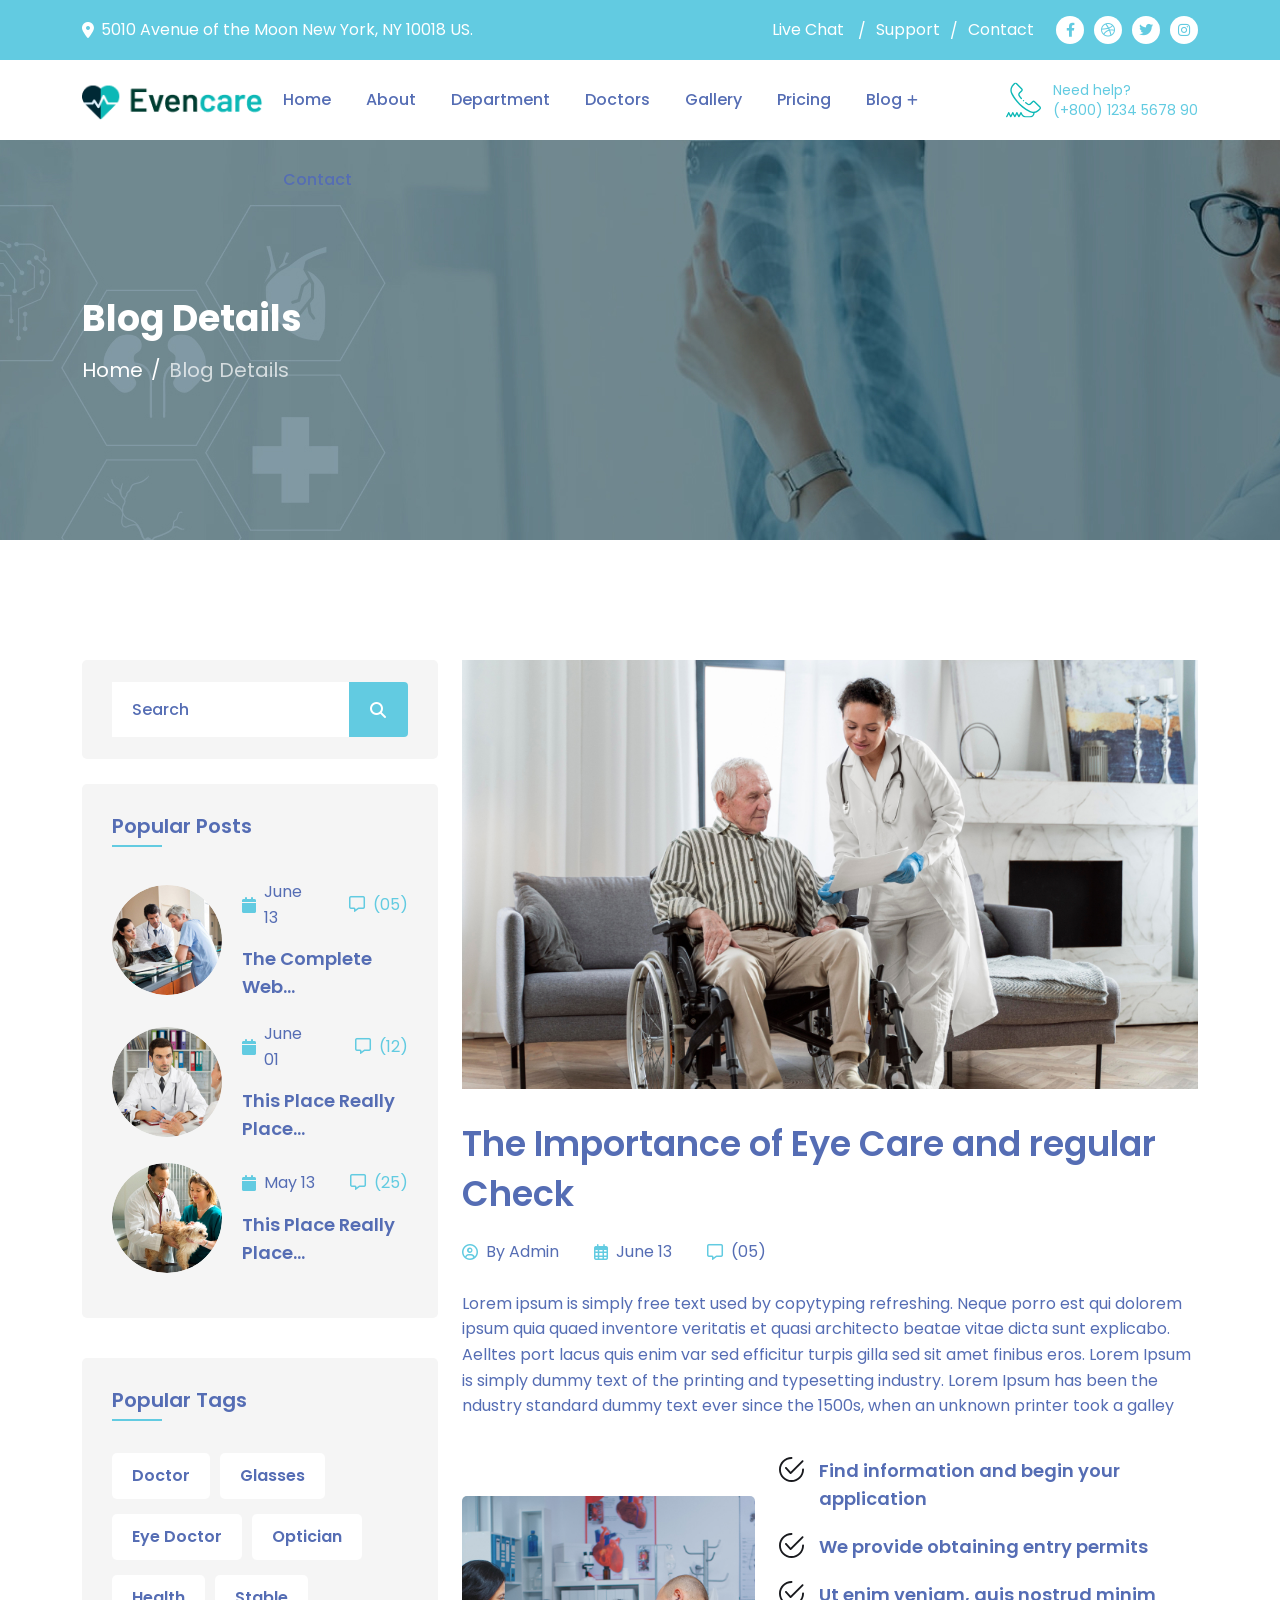
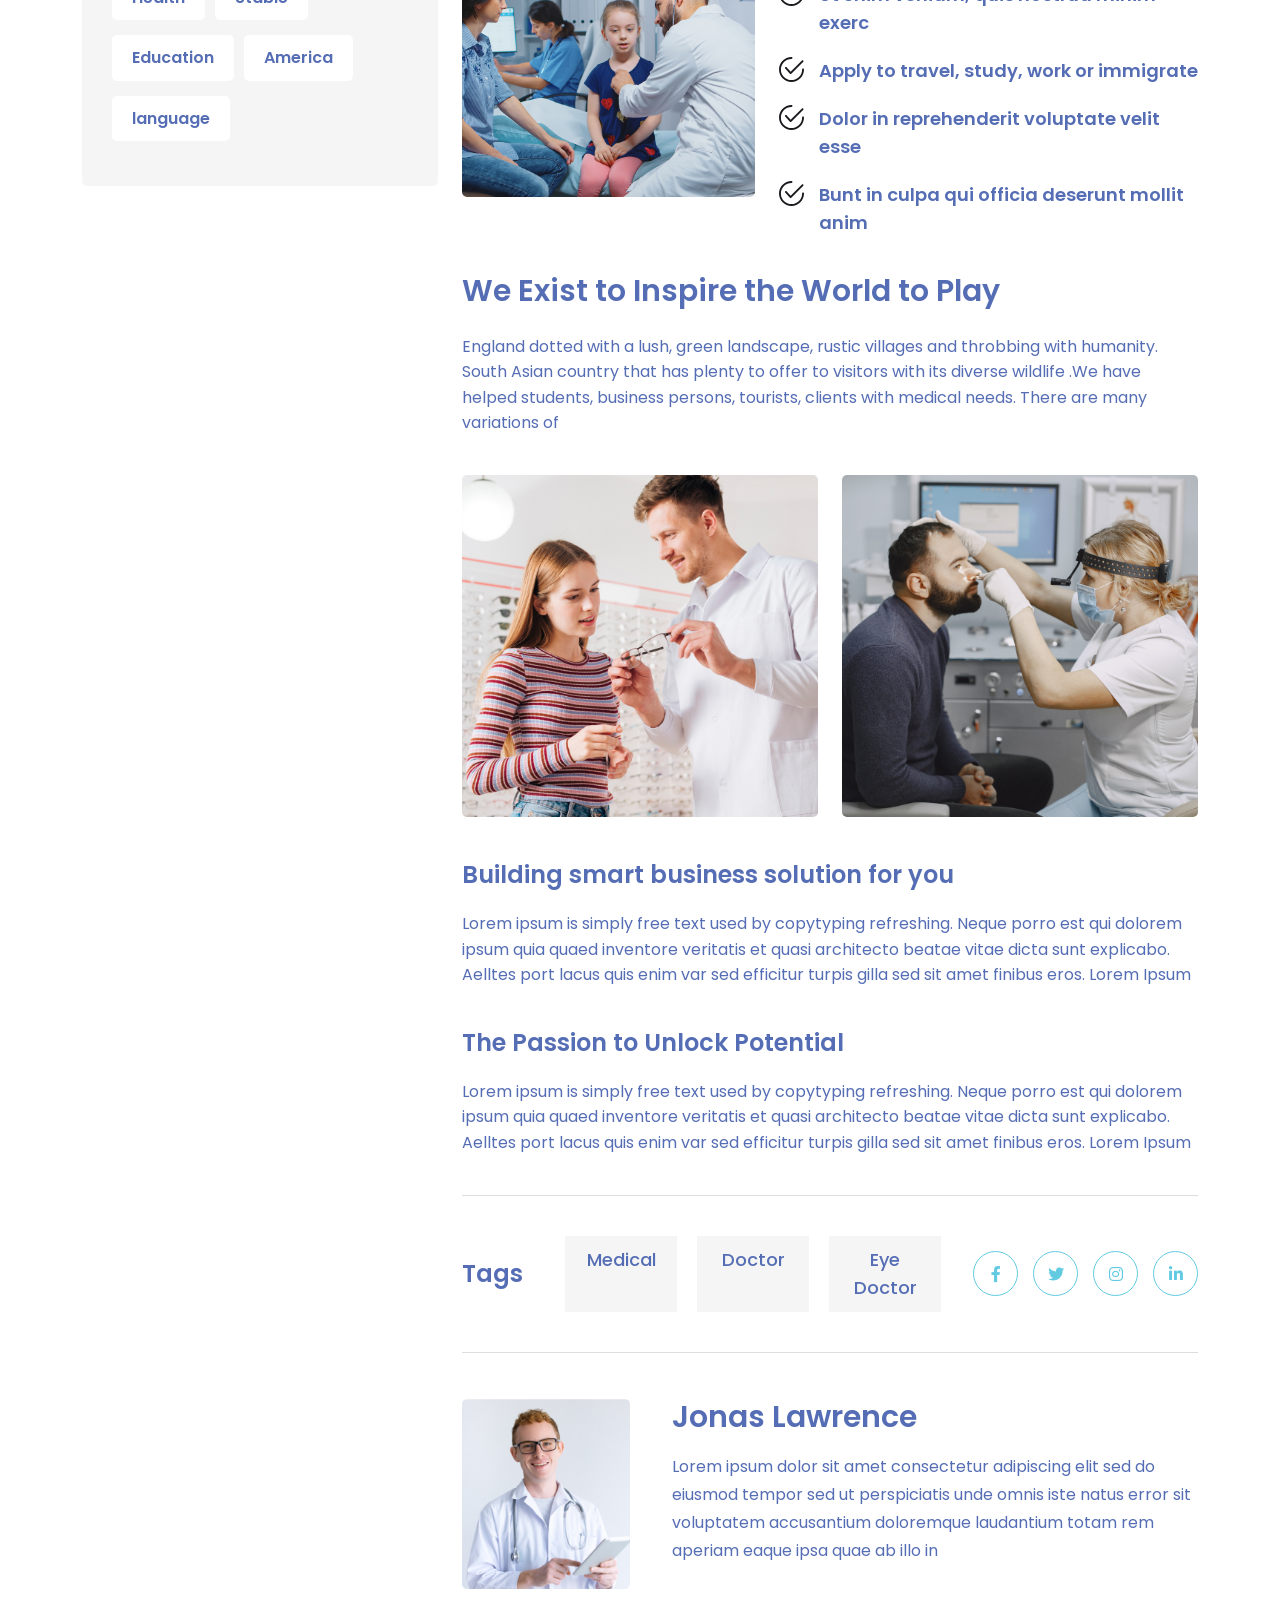
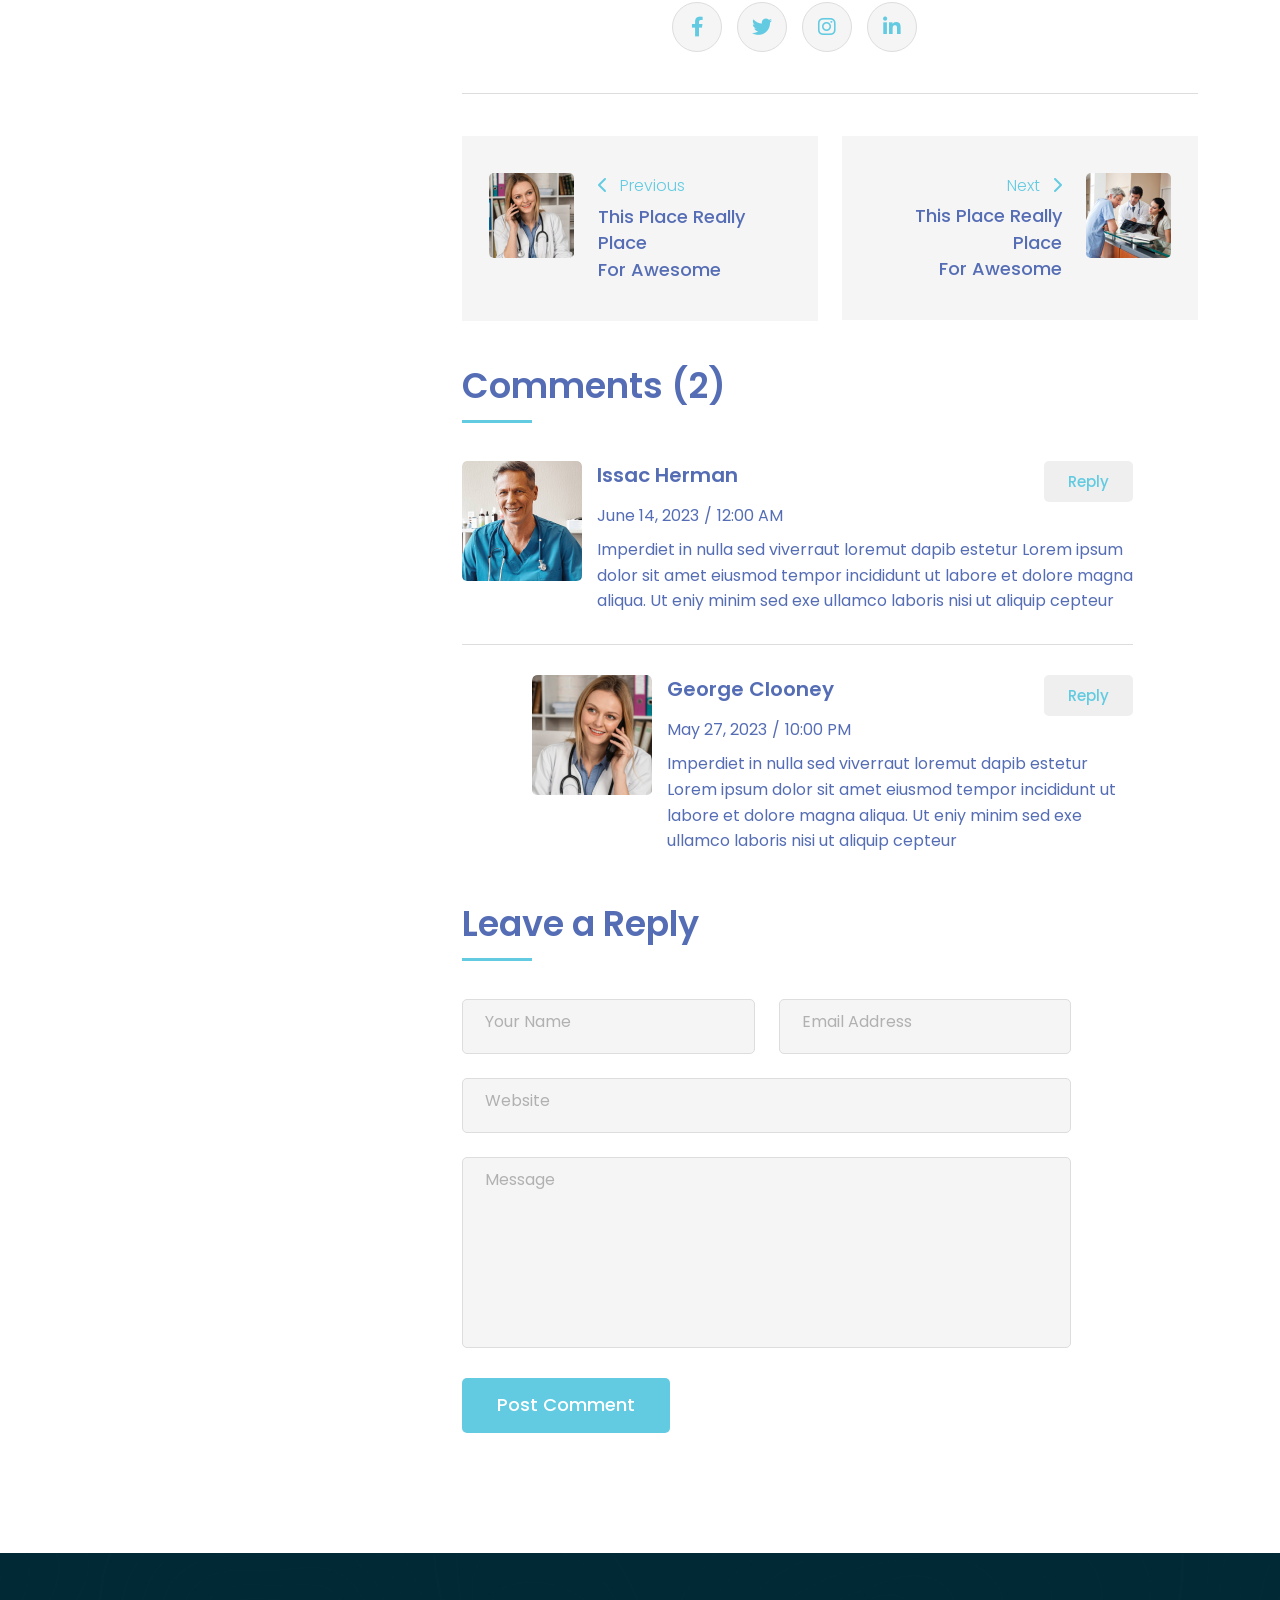
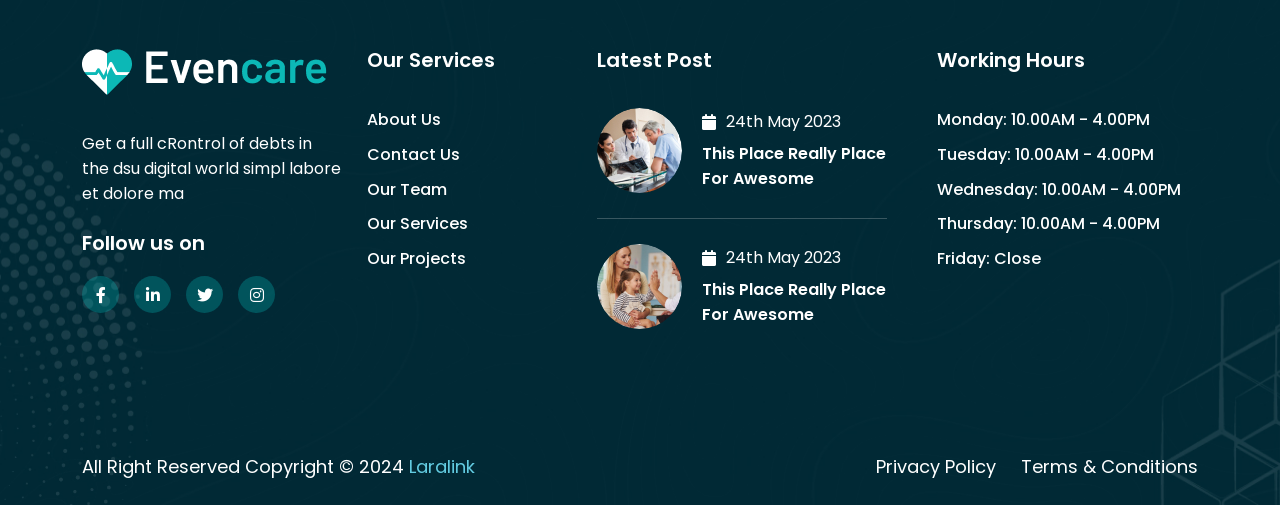
<file: blog-details-left-sidebar.html>
<!DOCTYPE html>
<html class="no-js" lang="en">

<head>
  <!-- Meta Tags -->
  <meta charset="utf-8">
  <meta http-equiv="x-ua-compatible" content="ie=edge">
  <meta name="viewport" content="width=device-width, initial-scale=1">
  <meta name="author" content="Laralink">
  <!-- Favicon Icon -->
  <link rel="icon" href="assets/images/icons/favicon.png">
  <!-- Site Title -->
  <title>Evencare - Medical Landing Page HTML Template</title>
  <link rel="stylesheet" href="assets/css/bootstrap.min.css">
  <link rel="stylesheet" href="assets/css/fontawesome.min.css">
  <link rel="stylesheet" href="assets/css/animate.css">
  <link rel="stylesheet" href="assets/css/animated-text.css">
  <link rel="stylesheet" href="assets/css/slick.min.css">
  <link rel="stylesheet" href="assets/css/light_gallery.min.css">
  <link rel="stylesheet" href="assets/css/odometer.css">
  <link rel="stylesheet" href="assets/css/timepicker.min.css">
  <link rel="stylesheet" href="assets/css/jquery-ui.min.css">
  <link rel="stylesheet" href="assets/css/select2.min.css">
  <link rel="stylesheet" href="assets/css/style.css">
</head>

<body>
  <!-- Start Preloader -->
  <div class="cs_preloader cs_accent_color_v1">
    <div class="cs_preloader_in">
      <div class="cs_wave_first">
        <svg enable-background="new 0 0 300.08 300.08" viewBox="0 0 300.08 300.08" xmlns="http://www.w3.org/2000/svg"><g><path d="m293.26 184.14h-82.877l-12.692-76.138c-.546-3.287-3.396-5.701-6.718-5.701-.034 0-.061 0-.089 0-3.369.027-6.199 2.523-6.677 5.845l-12.507 87.602-14.874-148.69c-.355-3.43-3.205-6.056-6.643-6.138-.048 0-.096 0-.143 0-3.39 0-6.274 2.489-6.752 5.852l-19.621 137.368h-9.405l-12.221-42.782c-.866-3.028-3.812-5.149-6.8-4.944-3.13.109-5.777 2.332-6.431 5.395l-8.941 42.332h-73.049c-3.771 0-6.82 3.049-6.82 6.82 0 3.778 3.049 6.82 6.82 6.82h78.566c3.219 0 6.002-2.251 6.67-5.408l4.406-20.856 6.09 21.313c.839 2.939 3.526 4.951 6.568 4.951h20.46c3.396 0 6.274-2.489 6.752-5.845l12.508-87.596 14.874 148.683c.355 3.437 3.205 6.056 6.643 6.138h.143c3.39 0 6.274-2.489 6.752-5.845l14.227-99.599 6.397 38.362c.546 3.287 3.396 5.702 6.725 5.702h88.66c3.771 0 6.82-3.049 6.82-6.82-.001-3.772-3.05-6.821-6.821-6.821z"></path></g>
        </svg>
      </div>
      <div class="cs_wave_second">
        <svg enable-background="new 0 0 300.08 300.08" viewBox="0 0 300.08 300.08" xmlns="http://www.w3.org/2000/svg"><g> <path d="m293.26 184.14h-82.877l-12.692-76.138c-.546-3.287-3.396-5.701-6.718-5.701-.034 0-.061 0-.089 0-3.369.027-6.199 2.523-6.677 5.845l-12.507 87.602-14.874-148.69c-.355-3.43-3.205-6.056-6.643-6.138-.048 0-.096 0-.143 0-3.39 0-6.274 2.489-6.752 5.852l-19.621 137.368h-9.405l-12.221-42.782c-.866-3.028-3.812-5.149-6.8-4.944-3.13.109-5.777 2.332-6.431 5.395l-8.941 42.332h-73.049c-3.771 0-6.82 3.049-6.82 6.82 0 3.778 3.049 6.82 6.82 6.82h78.566c3.219 0 6.002-2.251 6.67-5.408l4.406-20.856 6.09 21.313c.839 2.939 3.526 4.951 6.568 4.951h20.46c3.396 0 6.274-2.489 6.752-5.845l12.508-87.596 14.874 148.683c.355 3.437 3.205 6.056 6.643 6.138h.143c3.39 0 6.274-2.489 6.752-5.845l14.227-99.599 6.397 38.362c.546 3.287 3.396 5.702 6.725 5.702h88.66c3.771 0 6.82-3.049 6.82-6.82-.001-3.772-3.05-6.821-6.821-6.821z"></path></g>
        </svg>
      </div>
    </div>
  </div>
  <!-- End Preloader -->
  <!-- Start Header Section -->
  <header class="cs_site_header cs_style_1 cs_sticky_header">
    <div class="cs_top_header cs_accent_bg_v1">
      <div class="container">
        <div class="cs_top_header_in">
          <div class="cs_top_header_left">
            <div class="cs_top_nav cs_fs_16 cs_white_color">
              <i class="fa-solid fa-location-dot"></i>5010 Avenue of the Moon New York, NY 10018 US.
            </div>
          </div>
          <div class="cs_top_header_right">
           <ul class="cs_top_nav  cs_mp0">
              <li><a href="#">Live Chat </a></li>
              <li><a href="#">Support</a></li>
              <li><a href="#">Contact</a></li>
            </ul>
            <div class="cs_social_btns cs_style_1">
              <a href="https://www.facebook.com/" target="_blank"><i class="fa-brands fa-facebook-f"></i></a>
              <a href="https://dribbble.com/" target="_blank"><i class="fa-brands fa-dribbble"></i></a>
              <a href="https://twitter.com/" target="_blank"><i class="fa-brands fa-twitter"></i></a>
              <a href="https://www.instagram.com/" target="_blank"><i class="fa-brands fa-instagram"></i></a>
            </div>
          </div>
        </div>
      </div>
    </div>
    <div class="cs_main_header">
      <div class="container">
        <div class="cs_main_header_in">
          <div class="cs_main_header_left">
            <a class="cs_site_branding" href="index.html">
              <img src="assets/images/logo.png" alt="Logo">
            </a>
            <div class="cs_nav cs_primary_font">
              <ul class="cs_nav_list">
                <li><a href="/">Home</a></li>
                <li><a href="/#about">About</a></li>
                <li><a href="/#services">Department</a></li>
                <li><a href="/#doctors">Doctors</a></li>
                <li><a href="/#gallery">Gallery</a></li>
                <li><a href="/#pricing">Pricing</a></li>
                <li class="menu_item_has_children"><a href="/#blog">Blog</a>
                  <ul>
                    <li><a href="blog-right-sidebar.html">Blog Right Sidebar</a></li>
                    <li><a href="blog-left-sidebar.html">Blog Left Sidebar</a></li>
                    <li><a href="blog-list.html">Blog List</a></li>
                    <li><a href="blog-grid.html">Blog Grid</a></li>
                    <li><a href="blog-details-right-sidebar.html">Blog Details Right Sidebar</a></li>
                    <li><a href="blog-details-left-sidebar.html">Blog Details Left Sidebar</a></li>
                    <li><a href="blog-details-no-sidebar.html">Blog Details No Sidebar</a></li>
                  </ul>
                </li>
                <li><a href="/#contact">Contact</a></li>
              </ul>
            </div>
          </div>
          <div class="cs_main_header_right cs_accent_color_v1">
            <div class="cs_header_contact">
              <div class="cs_header_contact_icon text-accent">
                <img src="assets/images/icons/phone_icon_3.svg" alt="">
              </div>
              <div class="cs_header_contact_right">
                <h3 class="cs_fs_14 cs_normal cs_accent_color_v1 mb-0">Need help?</h3>
                <h3 class="cs_fs_14 cs_normal cs_accent_color_v1 mb-0">(+800) 1234 5678 90</h3>
              </div>
            </div>
          </div>
        </div>
      </div>
    </div>
  </header>
  <!-- End Header Section -->
  <!-- Start Hero Section -->
  <section class="cs_page_header cs_bg_filed cs_primary_bg" data-src="assets/images/hero_bg_2.jpeg">
    <div class="container">
      <div class="cs_page_header_text">
        <h1 class="cs_page_title cs_fs_45 cs_white_color cs_bold">Blog Details</h1>
        <nav aria-label="breadcrumb">
          <ol class="breadcrumb cs_fs_24 cs_white_color mb-0">
            <li class="breadcrumb-item"><a href="index.html">Home</a></li>
            <li class="breadcrumb-item active" aria-current="page">Blog Details</li>
          </ol>
        </nav>
      </div>
    </div>
  </section>
  <!-- End Hero Section -->
  <!-- Start Blog Details -->
  <div class="cs_height_120 cs_height_lg_80"></div>
  <div class="container">
    <div class="row">
      <aside class="col-xl-4 col-lg-5">
        <div class="cs_height_0 cs_height_lg_50"></div>
        <div class="cs_sidebar cs_style_1">
          <div class="cs_sidebar_widget cs_radius_5 cs_search">
            <div class="cs_search_box cs_radius_5">
              <input type="text" placeholder="Search">
              <span class="cs_search_icon cs_accent_bg_v1 cs_white_color">
                <i class="fa-solid fa-magnifying-glass"></i>
              </span>
            </div>
          </div>
          <div class="cs_sidebar_widget cs_radius_5">
            <h3 class="cs_sidebar_title cs_fs_24 cs_semibold">Popular Posts</h3>
            <div class="cs_post cs_style_2">
              <a href="blog-details-right-sidebar.html" class="cs_post_thumb cs_type_2 cs_zoom">
                <img src="assets/images/latest_post_3.jpeg" alt="Image" class="cs_zoom_in">
              </a>
              <div class="cs_post_info">
                <ul class="cs_post_meta cs_type_2 cs_mp0 cs_primary_color">
                  <li><i class="fa-solid fa-calendar cs_accent_color_v1"></i>June 13</li>
                  <li class="cs_accent_color_v1">
                    <a href="blog-details-right-sidebar.html" class="cs_accent_color_v1">
                      <i class="fa-regular fa-message"></i></a>(05)
                  </li>
                </ul>
                <h4 class="cs_post_title cs_fs_18 cs_semibold mb-0"><a href="blog-details-right-sidebar.html">The Complete Web <br> Developer Guideline</a>
                </h4>
              </div>
            </div>
            <div class="cs_post cs_style_2">
              <a href="blog-details-right-sidebar.html" class="cs_post_thumb cs_type_2 cs_zoom">
                <img src="assets/images/latest_post_4.jpeg" alt="Image" class="cs_zoom_in">
              </a>
              <div class="cs_post_info">
                <ul class="cs_post_meta cs_type_2 cs_mp0 cs_primary_color">
                  <li><i class="fa-solid fa-calendar cs_accent_color_v1">
                    </i>June 01</li>
                  <li class="cs_accent_color_v1">
                    <a href="blog-details-right-sidebar.html" class="cs_accent_color_v1">
                      <i class="fa-regular fa-message"></i></a>(12)
                  </li>
                </ul>
                <h4 class="cs_post_title cs_fs_18 cs_semibold mb-0"><a href="blog-details-right-sidebar.html">This Place Really
                    Place<br> For Awesome Moment</a></h4>
              </div>
            </div>
            <div class="cs_post cs_style_2">
              <a href="blog-details-right-sidebar.html" class="cs_post_thumb cs_type_2 cs_zoom">
                <img src="assets/images/latest_post_5.jpeg" alt="Image" class="cs_zoom_in">
              </a>
              <div class="cs_post_info">
                <ul class="cs_post_meta cs_type_2 cs_mp0 cs_primary_color">
                  <li><i class="fa-solid fa-calendar cs_accent_color_v1">
                    </i>May 13</li>
                  <li class="cs_accent_color_v1"><a href="blog-details-right-sidebar.html" class="cs_accent_color_v1">
                      <i class="fa-regular fa-message"></i></a>(25)</li>
                </ul>
                <h4 class="cs_post_title cs_fs_18 cs_semibold mb-0">
                  <a href="blog-details-right-sidebar.html">This Place Really Place <br> For Awesome Moment</a>
                </h4>
              </div>
            </div>
          </div>
          <div class="cs_sidebar_widget cs_radius_5">
            <div class="cs_sidebar_tags">
              <h3 class="cs_sidebar_title cs_fs_24 cs_semibold">Popular Tags</h3>
              <div class="cs_tag_list">
                <a href="#" class="cs_tag_link cs_primary_color cs_semibold cs_radius_5">Doctor</a>
                <a href="#" class="cs_tag_link cs_primary_color cs_semibold cs_radius_5">Glasses</a>
                <a href="#" class="cs_tag_link cs_primary_color cs_semibold cs_radius_5">Eye Doctor</a>
                <a href="#" class="cs_tag_link cs_primary_color cs_semibold cs_radius_5">Optician</a>
                <a href="#" class="cs_tag_link cs_primary_color cs_semibold cs_radius_5">Health</a>
                <a href="#" class="cs_tag_link cs_primary_color cs_semibold cs_radius_5">Stable</a>
                <a href="#" class="cs_tag_link cs_primary_color cs_semibold cs_radius_5">Education</a>
                <a href="#" class="cs_tag_link cs_primary_color cs_semibold cs_radius_5">America</a>
                <a href="#" class="cs_tag_link cs_primary_color cs_semibold cs_radius_5">language</a>
              </div>
            </div>
          </div>
        </div>
      </aside>
      <div class="col-xl-8 col-lg-7">
        <div class="cs_post_details cs_style_1">
          <div class="cs_post_thumb cs_radius_5 position-relative">
            <img src="assets/images/post_details_1.jpeg" alt="Post Image">
          </div>
          <h2>The Importance of Eye Care and regular Check</h2>
          <ul class="cs_post_meta cs_type_2 cs_mp0">
            <li><i class="fa-regular fa-circle-user cs_accent_color_v1"></i>By Admin</li>
            <li><i class="fa-regular fa-calendar-days cs_accent_color_v1"></i>June 13</li>
            <li><i class="fa-regular fa-message cs_accent_color_v1"></i>(05)</li>
          </ul>
          <p>Lorem ipsum is simply free text used by copytyping refreshing. Neque porro est qui dolorem ipsum quia quaed inventore veritatis et quasi architecto beatae vitae dicta sunt explicabo. Aelltes port lacus quis enim var sed efficitur turpis gilla sed sit amet finibus eros. Lorem Ipsum is simply dummy text of the printing and typesetting industry. Lorem Ipsum has been the ndustry standard dummy text ever since the 1500s, when an unknown printer took a galley</p>
          <div class="cs_post_feature row align-items-center cs_gap_y_30">
            <div class="col-lg-5 wow fadeInLeft">
              <img src="assets/images/post_details_2.jpeg" alt="Image" class="w-100 cs_radius_5">
            </div>
            <div class="col-lg-7">
              <ul class="cs_list cs_style_3 cs_mp0">
                <li class="cs_fs_18 cs_semibold cs_primary_color">
                  <img src="assets/images/icons/checked_icon_2.svg" alt="Icon">
                  Find information and begin your application
                </li>
                <li class="cs_fs_18 cs_semibold cs_primary_color">
                  <img src="assets/images/icons/checked_icon_2.svg" alt="Icon">
                  We provide obtaining entry permits
                </li>
                <li class="cs_fs_18 cs_semibold cs_primary_color">
                  <img src="assets/images/icons/checked_icon_2.svg" alt="Icon">
                  Ut enim veniam, quis nostrud minim exerc
                </li>
                <li class="cs_fs_18 cs_semibold cs_primary_color">
                  <img src="assets/images/icons/checked_icon_2.svg" alt="Icon">
                  Apply to travel, study, work or immigrate
                </li>
                <li class="cs_fs_18 cs_semibold cs_primary_color">
                  <img src="assets/images/icons/checked_icon_2.svg" alt="Icon">
                  Dolor in reprehenderit voluptate velit esse
                </li>
                <li class="cs_fs_18 cs_semibold cs_primary_color">
                  <img src="assets/images/icons/checked_icon_2.svg" alt="Icon">
                  Bunt in culpa qui officia deserunt mollit anim
                </li>
              </ul>
            </div>
          </div>
          <article>
            <h2>We Exist to Inspire the World to Play</h2>
            <p>England dotted with a lush, green landscape, rustic villages and throbbing with humanity. South Asian country that has plenty to offer to visitors with its diverse wildlife .We have helped students, business persons, tourists, clients with medical needs. There are many variations of</p>
          </article>
          <div class="cs_post_gallery row cs_gap_y_30">
            <div class="col-lg-6  wow fadeInLeft">
              <img src="assets/images/post_details_3.jpeg" alt="Image" class="w-100 cs_radius_5">
            </div>
            <div class="col-lg-6 wow fadeInRight">
              <img src="assets/images/post_details_4.jpeg" alt="Image" class="w-100 cs_radius_5">
            </div>
          </div>
          <article>
            <h3>Building smart business solution for you</h3>
            <p>Lorem ipsum is simply free text used by copytyping refreshing. Neque porro est qui dolorem ipsum quia quaed inventore veritatis et quasi architecto beatae vitae dicta sunt explicabo. Aelltes port lacus quis enim var sed efficitur turpis gilla sed sit amet finibus eros. Lorem Ipsum</p>
          </article>
          <article>
            <h3>The Passion to Unlock Potential</h3>
            <p>Lorem ipsum is simply free text used by copytyping refreshing. Neque porro est qui dolorem ipsum quia quaed inventore veritatis et quasi architecto beatae vitae dicta sunt explicabo. Aelltes port lacus quis enim var sed efficitur turpis gilla sed sit amet finibus eros. Lorem Ipsum</p>
          </article>
          <div class="cs_sidebar_tags cs_gap_y_24">
            <div>
              <h3>Tags</h3>
              <div class="cs_tag_list">
                <a href="#" class="cs_tag_link cs_primary_color cs_fs_18 cs_medium">Medical</a>
                <a href="#" class="cs_tag_link cs_primary_color cs_fs_18 cs_medium">Doctor</a>
                <a href="#" class="cs_tag_link cs_primary_color cs_fs_18 cs_medium">Eye Doctor</a>
              </div>
            </div>
            <div class="cs_social_btns cs_style_1">
              <a href="https://www.facebook.com/" target="_blank"><i class="fa-brands fa-facebook-f"></i></a>
              <a href="https://twitter.com/" target="_blank"><i class="fa-brands fa-twitter"></i></a>
              <a href="https://www.instagram.com/" target="_blank"><i class="fa-brands fa-instagram"></i></a>
              <a href="https://www.linkedin.com/" target="_blank"><i class="fa-brands fa-linkedin-in"></i></a>
            </div>
          </div>
          <div class="cs_author_bio">
            <div class="cs_author_thumb cs_radius_5">
              <a href="doctor-details.html"><img src="assets/images/avatar_3.jpeg" alt="Author Thumb"></a>
            </div>
            <div class="cs_author_desc">
              <h3><a href="doctor-details.html">Jonas Lawrence</a></h3>
              <p>Lorem ipsum dolor sit amet consectetur adipiscing elit sed do eiusmod tempor sed ut perspiciatis unde  omnis iste natus error sit voluptatem accusantium doloremque laudantium totam rem aperiam eaque ipsa quae ab illo in</p>
              <div class="cs_social_btns cs_style_1">
                <a href="https://www.facebook.com/" target="_blank"><i class="fa-brands fa-facebook-f"></i></a>
                <a href="https://twitter.com/" target="_blank"><i class="fa-brands fa-twitter"></i></a>
                <a href="https://www.instagram.com/" target="_blank"><i class="fa-brands fa-instagram"></i></a>
                <a href="https://www.linkedin.com/" target="_blank"><i class="fa-brands fa-linkedin-in"></i></a>
              </div>
            </div>
          </div>
          <div class="cs_post_nav_prev_next row">
            <div class="col-md-6">
              <div class="cs_single_post_nav cs_prev_post">
                <a href="#" class="cs_post_thumb"> <img src="assets/images/prev_left.jpeg" alt="Image"></a>
                <div class="cs_post_content">
                  <a href="#" class="cs_post_btn cs_accent_color_v1 cs_light">
                    <i class="fa-solid fa-chevron-left"></i><span>Previous</span></a>
                  <h4 class="cs_fs_18 cs_medium cs_nav_title mb-0">
                    <a href="#">This Place Really Place <br> For Awesome</a>
                  </h4>
                </div>
              </div>
            </div>
            <div class="col-md-6">
              <div class="cs_single_post_nav cs_next_post">
                <a href="#" class="cs_post_thumb"><img src="assets/images/next.jpeg" alt="Image"></a>
                <div class="cs_post_content">
                  <a href="#" class="cs_post_btn cs_accent_color_v1 cs_light">
                    <span>Next</span><i class="fa-solid fa-chevron-right"></i></a>
                  <h4 class="cs_fs_18 cs_medium cs_nav_title mb-0"><a href="#">This Place Really Place <br> For
                      Awesome</a></h4>
                </div>
              </div>
            </div>
          </div>
          <h2 class="cs_reply_title cs_fs_30 cs_semibold position-relative">Comments (2)</h2>
          <ul class="cs_comment_list cs_mp0">
            <li class="cs_comment_body">
              <div class="cs_comment_thumb">
                <img src="assets/images/avatar_4.jpeg" alt="Image" class="cs_radius_5">
              </div>
              <div class="cs_comment_info position-relative">
                <h3>Issac Herman</h3>
                <div class="cs_comment_meta"><span>June 14, 2023</span><span>/</span><span>12:00 AM</span></div>
                <p>Imperdiet in nulla sed viverraut loremut dapib estetur Lorem ipsum dolor sit amet eiusmod tempor
                  incididunt ut labore et dolore magna aliqua. Ut eniy minim sed exe ullamco laboris nisi ut aliquip cepteur</p>
                <a href="#" class="cs_reply_btn cs_accent_color_v1 cs_radius_5">Reply</a>
              </div>
            </li>
            <li class="cs_comment_body">
              <div class="cs_comment_thumb">
                <img src="assets/images/avatar_5.jpeg" alt="Image" class="cs_radius_5">
              </div>
              <div class="cs_comment_info position-relative">
                <h3>George Clooney</h3>
                <div class="cs_comment_meta"><span>May 27, 2023</span><span>/</span><span>10:00 PM</span></div>
                <p>Imperdiet in nulla sed viverraut loremut dapib estetur Lorem ipsum dolor sit amet eiusmod tempor
                  incididunt ut labore et dolore magna aliqua. Ut eniy minim sed exe ullamco laboris nisi ut aliquip cepteur</p>
                <a href="#" class="cs_reply_btn cs_accent_color_v1 cs_radius_5">Reply</a>
              </div>
            </li>
          </ul>
          <h2 class="cs_reply_title cs_fs_30 cs_medium position-relative">Leave a Reply</h2>
          <form class="cs_contact_form cs_type_2 row cs_gap_y_24" id="comment">
            <div class="col-md-5 position-relative">
              <input type="text" name="name" class="cs_form_field cs_radius_5" required>
              <label>Your Name</label>
            </div>
            <div class="col-md-5 position-relative">
              <input type="text" name="email" class="cs_form_field cs_radius_5" required>
              <label>Email Address</label>
            </div>
            <div class="col-md-10 position-relative">
              <input type="text" name="website" class="cs_form_field cs_radius_5" required>
              <label>Website</label>
            </div>
            <div class="col-md-10 position-relative">
              <textarea name="message" rows="6" class="cs_form_field cs_radius_5" required></textarea>
              <label>Message</label>
            </div>
            <div class="col-lg-10">
              <button class="cs_btn cs_style_1 cs_accent_bg_v1 cs_fs_18 cs_medium cs_white_color cs_medium cs_radius_5"
                type="submit">Post Comment</button>
            </div>
          </form>
        </div>
      </div>
    </div>
  </div>
  <div class="cs_height_120 cs_height_lg_80"></div>
  <!-- End Blog Details -->
  <!-- Start footer -->
  <footer class="cs_footer cs_style_1 cs_bg_filed cs_primary_bg" data-src="assets/images/footer_bg.jpeg">
    <div class="container">
      <div class="cs_height_95 cs_height_lg_65"></div>
      <div class="cs_footer_main">
        <div class="row cs_gap_y_30">
          <div class="col-lg-3">
            <div class="cs_footer_widget cs_text_widget">
              <img src="assets/images/footer_logo.png" alt="Logo">
              <p class="cs_fs_18 cs_white_color">Get a full cRontrol of debts in the dsu digital world simpl labore et dolore ma</p>
              <h3 class="cs_fs_24 cs_white_color cs_semibold">Follow us on</h3>
              <div class="cs_social_btns cs_style_1 cs_white_color">
                <a href="https://www.facebook.com/" target="_blank"><i class="fa-brands fa-facebook-f"></i></a>
                <a href="linkedin.com" target="_blank"><i class="fa-brands fa-linkedin-in"></i></a>
                <a href="https://twitter.com/" target="_blank"><i class="fa-brands fa-twitter"></i></a>
                <a href="https://www.instagram.com/" target="_blank"><i class="fa-brands fa-instagram"></i></a>
              </div>
            </div>
          </div>
          <div class="col-lg-2">
            <div class="cs_footer_widget cs_menu_widget">
              <h3 class="cs_footer_widget_title cs_fs_24 cs_semibold cs_white_color">Our Services</h3>
              <ul class="cs_fs_18 cs_white_color cs_fs_18 cs_medium cs_mp0">
                <li><a href="#about">About Us</a></li>
                <li><a href="#contact">Contact Us</a></li>
                <li><a href="#doctors">Our Team</a></li>
                <li><a href="#services">Our Services</a></li>
                <li><a href="#gallery">Our Projects</a></li>
              </ul>
            </div>
          </div>
          <div class="col-lg-4">
            <div class="cs_footer_widget cs_post_widget">
              <h3 class="cs_footer_widget_title cs_fs_24 cs_semibold cs_white_color">Latest Post</h3>
              <article class="cs_post cs_style_2">
                <a href="blog-details-right-sidebar.html" class="cs_post_thumb cs_zoom">
                  <img src="assets/images/latest_post_1.jpeg" alt="Post Thumb" class="cs_zoom_in">
                </a>
                <div class="cs_post_info">
                  <div class="cs_post_meta cs_white_color">
                    <i class="fa-solid fa-calendar"></i>24th May 2023
                  </div>
                  <h3 class="cs_post_title cs_fs_18 cs_white_color cs_semibold mb-0"><a href="blog-details-right-sidebar.html">This Place Really Place For Awesome</a></h3>
                </div>
              </article>
              <hr>
              <article class="cs_post cs_style_2">
                <a href="blog-details-right-sidebar.html" class="cs_post_thumb cs_zoom">
                  <img src="assets/images/latest_post_2.jpeg" alt="Post Thumb" class="cs_zoom_in">
                </a>
                <div class="cs_post_info">
                  <div class="cs_post_meta cs_white_color">
                    <i class="fa-solid fa-calendar"></i>24th May 2023
                  </div>
                  <h3 class="cs_post_title cs_fs_18 cs_white_color cs_semibold mb-0"><a href="blog-details-right-sidebar.html">This Place Really Place For Awesome</a></h3>
                </div>
              </article>
            </div>
          </div>
          <div class="col-lg-3">
            <div class="cs_footer_widget cs_menu_widget">
              <h3 class="cs_footer_widget_title cs_fs_24 cs_semibold cs_white_color">Working Hours</h3>
              <ul class="cs_contact_info cs_fs_18 cs_white_color cs_medium cs_mp0">
                <li>Monday: 10.00AM - 4.00PM </li>
                <li>Tuesday: 10.00AM - 4.00PM </li>
                <li>Wednesday: 10.00AM - 4.00PM</li>
                <li>Thursday: 10.00AM - 4.00PM </li>
                <li>Friday: Close</li>
              </ul>
            </div>
          </div>
        </div>
      </div>
    </div>
    <div class="cs_footer_bottom">
      <div class="container">
        <div class="cs_footer_bottom_text">
          <div class="cs-copyright cs_fs_18 cs_white_color">All Right Reserved Copyright &copy; 2024 <a
              href="https://themeforest.net/user/laralink" target="_blank" class="cs_profile_link cs_accent_color_v1">Laralink</a>
          </div>
          <ul class="cs_footer_links cs_mp0  cs_fs_18 cs_white_color">
            <li><a href="#">Privacy Policy</a></li>
            <li><a href="#">Terms & Conditions</a></li>
          </ul>
        </div>
      </div>
    </div>
  </footer>
  <!-- End footer -->
  <!-- Script -->
  <script src="assets/js/jquery-3.6.0.min.js"></script>
  <script src="assets/js/wow.min.js"></script>
  <script src="assets/js/jquery.slick.min.js"></script>
  <script src="assets/js/light_gallery.min.js"></script>
  <script src="assets/js/odometer.js"></script>
  <script src="assets/js/isotope.pkg.min.js"></script>
  <script src="assets/js/jquery-timepicker.min.js"></script>
  <script src="assets/js/jquery-ui.min.js"></script>
  <script src="assets/js/select2.min.js"></script>
  <script src="assets/js/animated-text.min.js"></script>
  <script src="assets/js/ripple.min.js"></script>
  <script src="assets/js/YTPlayer.min.js"></script>
  <script src="assets/js/main.js"></script>
</body>

</html>
</file>
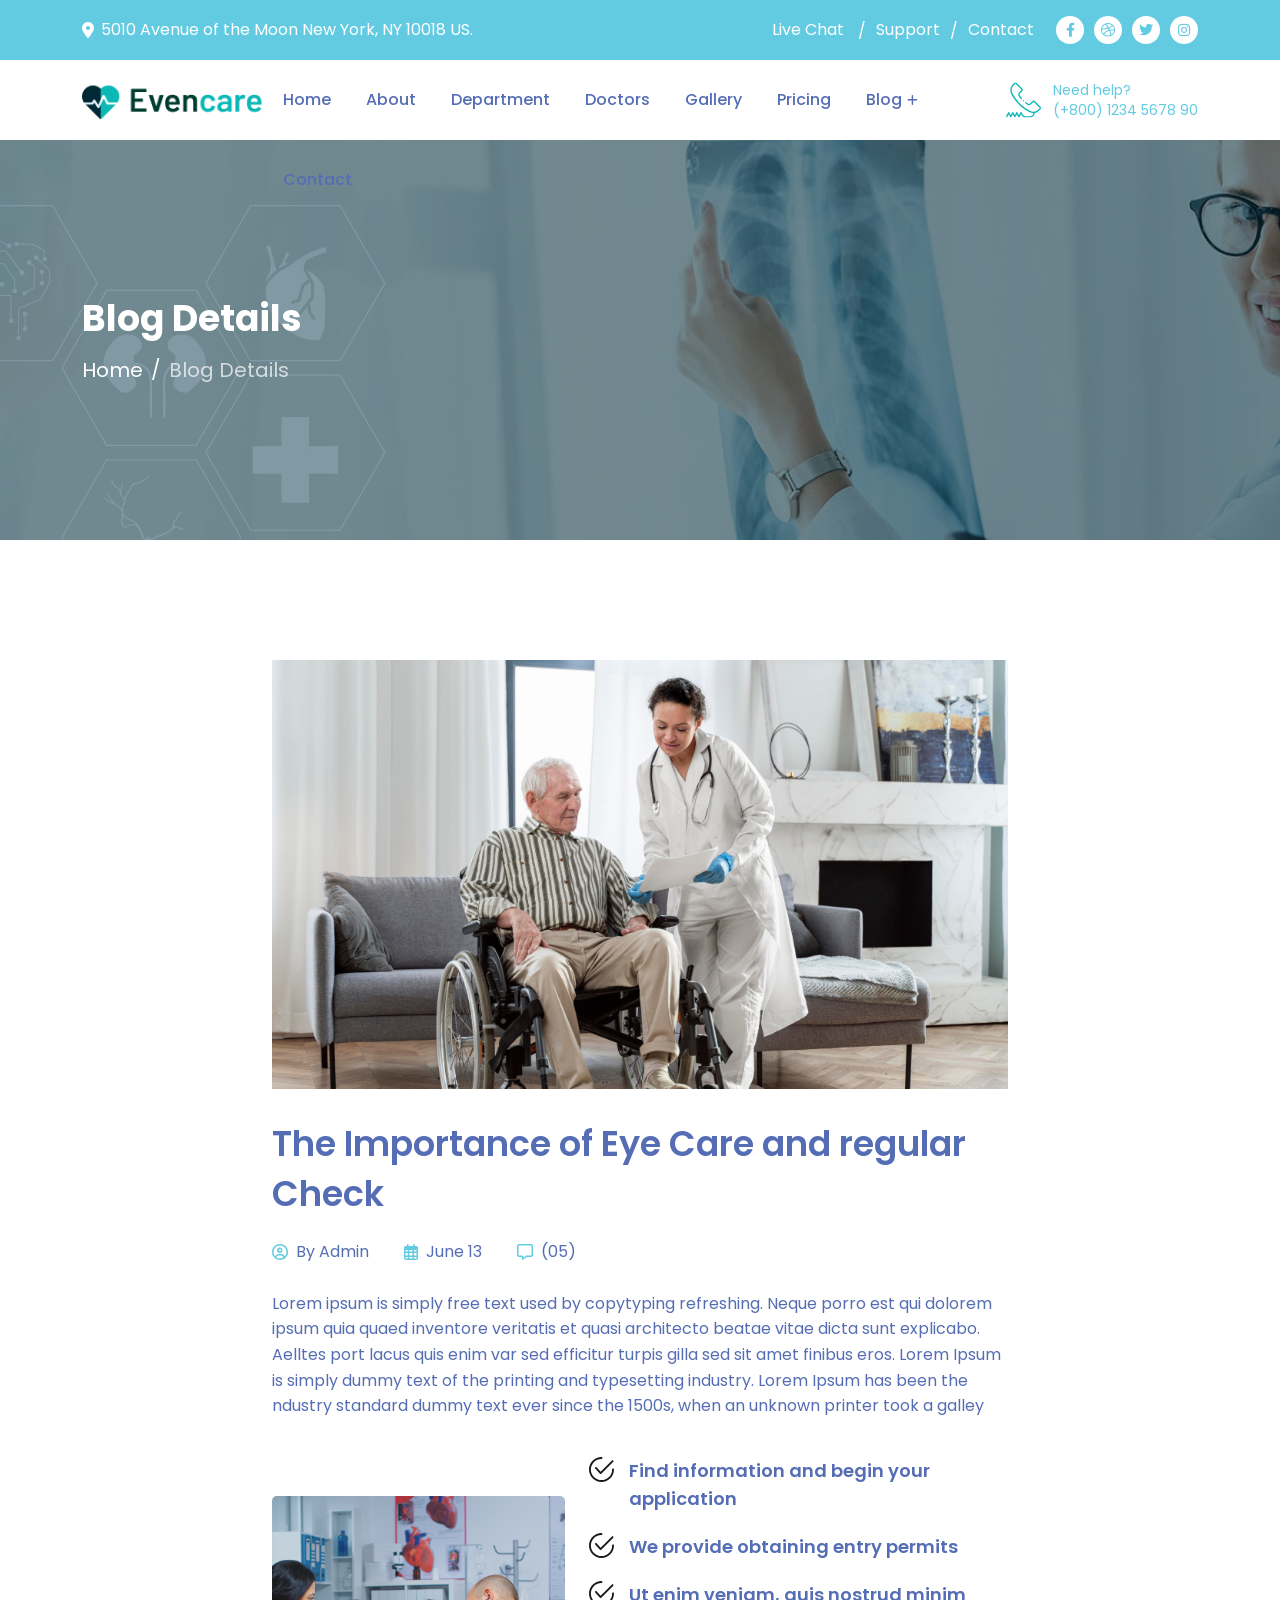
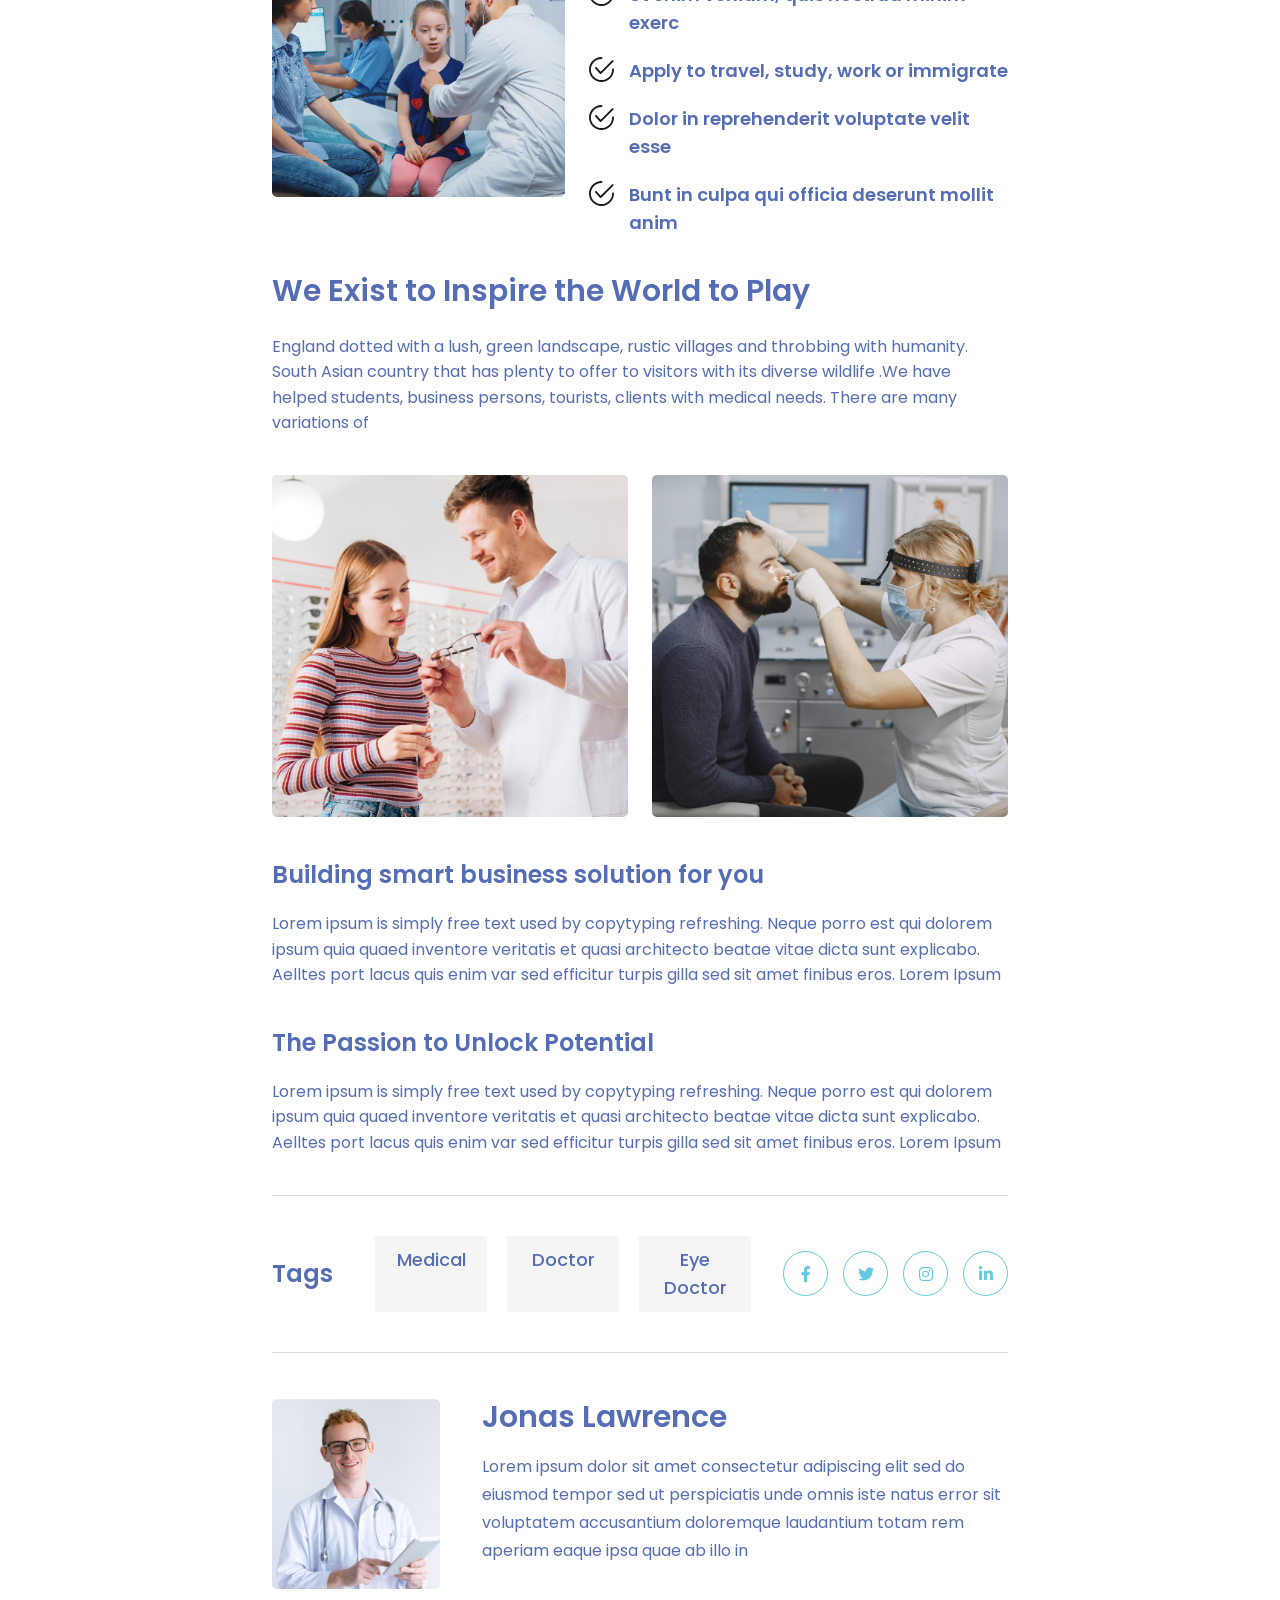
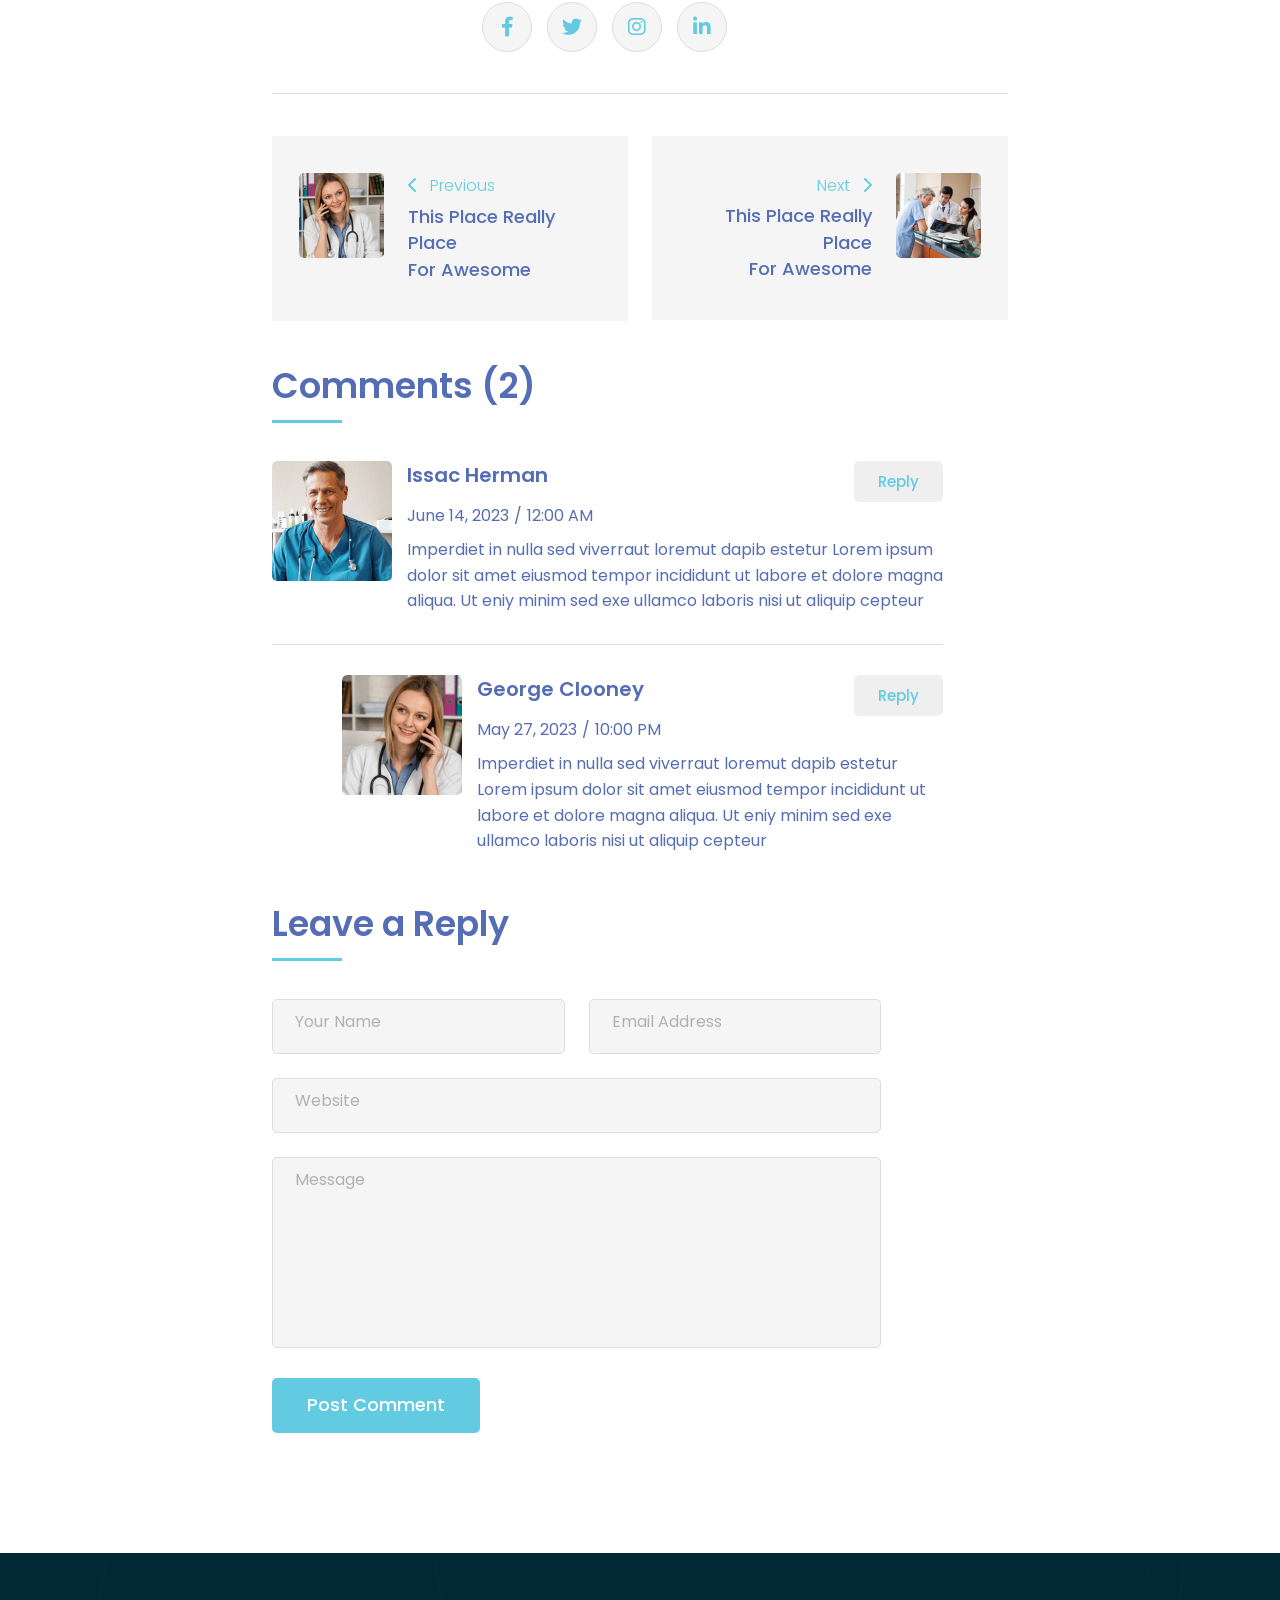
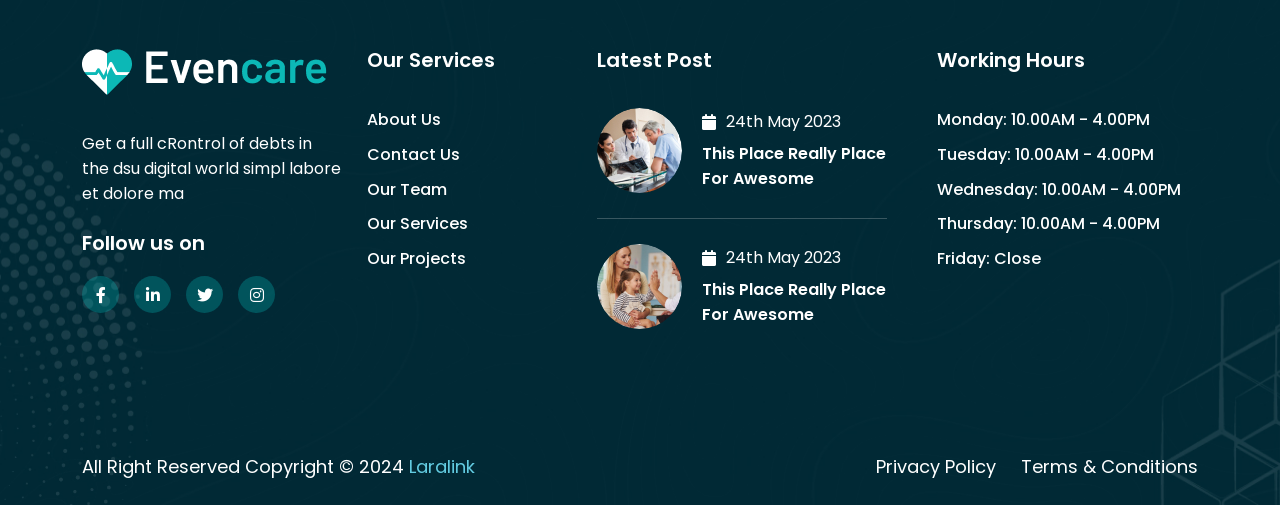
<file: blog-details-no-sidebar.html>
<!DOCTYPE html>
<html class="no-js" lang="en">

<head>
  <!-- Meta Tags -->
  <meta charset="utf-8">
  <meta http-equiv="x-ua-compatible" content="ie=edge">
  <meta name="viewport" content="width=device-width, initial-scale=1">
  <meta name="author" content="Laralink">
  <!-- Favicon Icon -->
  <link rel="icon" href="assets/images/icons/favicon.png">
  <!-- Site Title -->
  <title>Evencare - Medical Landing Page HTML Template</title>
  <link rel="stylesheet" href="assets/css/bootstrap.min.css">
  <link rel="stylesheet" href="assets/css/fontawesome.min.css">
  <link rel="stylesheet" href="assets/css/animate.css">
  <link rel="stylesheet" href="assets/css/animated-text.css">
  <link rel="stylesheet" href="assets/css/slick.min.css">
  <link rel="stylesheet" href="assets/css/light_gallery.min.css">
  <link rel="stylesheet" href="assets/css/odometer.css">
  <link rel="stylesheet" href="assets/css/timepicker.min.css">
  <link rel="stylesheet" href="assets/css/jquery-ui.min.css">
  <link rel="stylesheet" href="assets/css/select2.min.css">
  <link rel="stylesheet" href="assets/css/style.css">
</head>

<body>
  <!-- Start Preloader -->
  <div class="cs_preloader cs_accent_color_v1">
    <div class="cs_preloader_in">
      <div class="cs_wave_first">
        <svg enable-background="new 0 0 300.08 300.08" viewBox="0 0 300.08 300.08" xmlns="http://www.w3.org/2000/svg"><g><path d="m293.26 184.14h-82.877l-12.692-76.138c-.546-3.287-3.396-5.701-6.718-5.701-.034 0-.061 0-.089 0-3.369.027-6.199 2.523-6.677 5.845l-12.507 87.602-14.874-148.69c-.355-3.43-3.205-6.056-6.643-6.138-.048 0-.096 0-.143 0-3.39 0-6.274 2.489-6.752 5.852l-19.621 137.368h-9.405l-12.221-42.782c-.866-3.028-3.812-5.149-6.8-4.944-3.13.109-5.777 2.332-6.431 5.395l-8.941 42.332h-73.049c-3.771 0-6.82 3.049-6.82 6.82 0 3.778 3.049 6.82 6.82 6.82h78.566c3.219 0 6.002-2.251 6.67-5.408l4.406-20.856 6.09 21.313c.839 2.939 3.526 4.951 6.568 4.951h20.46c3.396 0 6.274-2.489 6.752-5.845l12.508-87.596 14.874 148.683c.355 3.437 3.205 6.056 6.643 6.138h.143c3.39 0 6.274-2.489 6.752-5.845l14.227-99.599 6.397 38.362c.546 3.287 3.396 5.702 6.725 5.702h88.66c3.771 0 6.82-3.049 6.82-6.82-.001-3.772-3.05-6.821-6.821-6.821z"></path></g>
        </svg>
      </div>
      <div class="cs_wave_second">
        <svg enable-background="new 0 0 300.08 300.08" viewBox="0 0 300.08 300.08" xmlns="http://www.w3.org/2000/svg"><g><path d="m293.26 184.14h-82.877l-12.692-76.138c-.546-3.287-3.396-5.701-6.718-5.701-.034 0-.061 0-.089 0-3.369.027-6.199 2.523-6.677 5.845l-12.507 87.602-14.874-148.69c-.355-3.43-3.205-6.056-6.643-6.138-.048 0-.096 0-.143 0-3.39 0-6.274 2.489-6.752 5.852l-19.621 137.368h-9.405l-12.221-42.782c-.866-3.028-3.812-5.149-6.8-4.944-3.13.109-5.777 2.332-6.431 5.395l-8.941 42.332h-73.049c-3.771 0-6.82 3.049-6.82 6.82 0 3.778 3.049 6.82 6.82 6.82h78.566c3.219 0 6.002-2.251 6.67-5.408l4.406-20.856 6.09 21.313c.839 2.939 3.526 4.951 6.568 4.951h20.46c3.396 0 6.274-2.489 6.752-5.845l12.508-87.596 14.874 148.683c.355 3.437 3.205 6.056 6.643 6.138h.143c3.39 0 6.274-2.489 6.752-5.845l14.227-99.599 6.397 38.362c.546 3.287 3.396 5.702 6.725 5.702h88.66c3.771 0 6.82-3.049 6.82-6.82-.001-3.772-3.05-6.821-6.821-6.821z"></path></g>
        </svg>
      </div>
    </div>
  </div>
  <!-- End Preloader -->
  <!-- Start Header Section -->
  <header class="cs_site_header cs_style_1 cs_sticky_header">
    <div class="cs_top_header cs_accent_bg_v1">
      <div class="container">
        <div class="cs_top_header_in">
          <div class="cs_top_header_left">
            <div class="cs_top_nav cs_fs_16 cs_white_color">
              <i class="fa-solid fa-location-dot"></i>5010 Avenue of the Moon New York, NY 10018 US.
            </div>
          </div>
          <div class="cs_top_header_right">
           <ul class="cs_top_nav  cs_mp0">
              <li><a href="#">Live Chat </a></li>
              <li><a href="#">Support</a></li>
              <li><a href="#">Contact</a></li>
            </ul>
            <div class="cs_social_btns cs_style_1">
              <a href="https://www.facebook.com/" target="_blank"><i class="fa-brands fa-facebook-f"></i></a>
              <a href="https://dribbble.com/" target="_blank"><i class="fa-brands fa-dribbble"></i></a>
              <a href="https://twitter.com/" target="_blank"><i class="fa-brands fa-twitter"></i></a>
              <a href="https://www.instagram.com/" target="_blank"><i class="fa-brands fa-instagram"></i></a>
            </div>
          </div>
        </div>
      </div>
    </div>
    <div class="cs_main_header">
      <div class="container">
        <div class="cs_main_header_in">
          <div class="cs_main_header_left">
            <a class="cs_site_branding" href="index.html">
              <img src="assets/images/logo.png" alt="Logo">
            </a>
            <div class="cs_nav cs_primary_font">
              <ul class="cs_nav_list">
                <li><a href="/">Home</a></li>
                <li><a href="/#about">About</a></li>
                <li><a href="/#services">Department</a></li>
                <li><a href="/#doctors">Doctors</a></li>
                <li><a href="/#gallery">Gallery</a></li>
                <li><a href="/#pricing">Pricing</a></li>
                <li class="menu_item_has_children"><a href="/#blog">Blog</a>
                  <ul>
                    <li><a href="blog-right-sidebar.html">Blog Right Sidebar</a></li>
                    <li><a href="blog-left-sidebar.html">Blog Left Sidebar</a></li>
                    <li><a href="blog-list.html">Blog List</a></li>
                    <li><a href="blog-grid.html">Blog Grid</a></li>
                    <li><a href="blog-details-right-sidebar.html">Blog Details Right Sidebar</a></li>
                    <li><a href="blog-details-left-sidebar.html">Blog Details Left Sidebar</a></li>
                    <li><a href="blog-details-no-sidebar.html">Blog Details No Sidebar</a></li>
                  </ul>
                </li>
                <li><a href="/#contact">Contact</a></li>
              </ul>
            </div>
          </div>
          <div class="cs_main_header_right cs_accent_color_v1">
            <div class="cs_header_contact">
              <div class="cs_header_contact_icon text-accent">
                <img src="assets/images/icons/phone_icon_3.svg" alt="">
              </div>
              <div class="cs_header_contact_right">
                <h3 class="cs_fs_14 cs_normal cs_accent_color_v1 mb-0">Need help?</h3>
                <h3 class="cs_fs_14 cs_normal cs_accent_color_v1 mb-0">(+800) 1234 5678 90</h3>
              </div>
            </div>
          </div>
        </div>
      </div>
    </div>
  </header>
  <!-- End Header Section -->
  <!-- Start Hero Section -->
  <section class="cs_page_header cs_bg_filed cs_primary_bg" data-src="assets/images/hero_bg_2.jpeg">
    <div class="container">
      <div class="cs_page_header_text">
        <h1 class="cs_page_title cs_fs_45 cs_white_color cs_bold">Blog Details</h1>
        <nav aria-label="breadcrumb">
          <ol class="breadcrumb cs_fs_24 cs_white_color mb-0">
            <li class="breadcrumb-item"><a href="index.html">Home</a></li>
            <li class="breadcrumb-item active" aria-current="page">Blog Details</li>
          </ol>
        </nav>
      </div>
    </div>
  </section>
  <!-- End Hero Section -->
  <!-- Start Blog Details -->
    <div class="cs_height_120 cs_height_lg_80"></div>
    <div class="container">
      <div class="row">
        <div class="col-lg-8 offset-lg-2">
          <div class="cs_post_details cs_style_1">
            <div class="cs_post_thumb cs_radius_5 position-relative">
              <img src="assets/images/post_details_1.jpeg" alt="Post Image">
            </div>
            <h2>The Importance of Eye Care and regular Check</h2>
            <ul class="cs_post_meta cs_type_2 cs_mp0">
              <li><i class="fa-regular fa-circle-user cs_accent_color_v1"></i>By Admin</li>
              <li><i class="fa-regular fa-calendar-days cs_accent_color_v1"></i>June 13</li>
              <li><i class="fa-regular fa-message cs_accent_color_v1"></i>(05)</li>
            </ul>
            <p>Lorem ipsum is simply free text used by copytyping refreshing. Neque porro est qui dolorem ipsum quia quaed inventore veritatis et quasi architecto beatae vitae dicta sunt explicabo. Aelltes port lacus quis enim var sed efficitur turpis gilla sed sit amet finibus eros. Lorem Ipsum is simply dummy text of the printing and typesetting industry. Lorem Ipsum has been the ndustry standard dummy text ever since the 1500s, when an unknown printer took a galley</p>
            <div class="cs_post_feature row align-items-center cs_gap_y_30">
              <div class="col-lg-5 wow fadeInLeft">
                <img src="assets/images/post_details_2.jpeg" alt="Image" class="w-100 cs_radius_5">
              </div>
              <div class="col-lg-7">
                <ul class="cs_list cs_style_3 cs_mp0">
                  <li class="cs_fs_18 cs_semibold cs_primary_color">
                    <img src="assets/images/icons/checked_icon_2.svg" alt="Icon">
                    Find information and begin your application
                  </li>
                  <li class="cs_fs_18 cs_semibold cs_primary_color">
                    <img src="assets/images/icons/checked_icon_2.svg" alt="Icon">
                    We provide obtaining entry permits
                  </li>
                  <li class="cs_fs_18 cs_semibold cs_primary_color">
                    <img src="assets/images/icons/checked_icon_2.svg" alt="Icon">
                    Ut enim veniam, quis nostrud minim exerc
                  </li>
                  <li class="cs_fs_18 cs_semibold cs_primary_color">
                    <img src="assets/images/icons/checked_icon_2.svg" alt="Icon">
                    Apply to travel, study, work or immigrate
                  </li>
                  <li class="cs_fs_18 cs_semibold cs_primary_color">
                    <img src="assets/images/icons/checked_icon_2.svg" alt="Icon">
                    Dolor in reprehenderit voluptate velit esse
                  </li>
                  <li class="cs_fs_18 cs_semibold cs_primary_color">
                    <img src="assets/images/icons/checked_icon_2.svg" alt="Icon">
                    Bunt in culpa qui officia deserunt mollit anim
                  </li>
                </ul>
              </div>
            </div>
            <article>
              <h2>We Exist to Inspire the World to Play</h2>
              <p>England dotted with a lush, green landscape, rustic villages and throbbing with humanity. South Asian country that has plenty to offer to visitors with its diverse wildlife .We have helped students, business persons, tourists, clients with medical needs. There are many variations of</p>
            </article>
            <div class="cs_post_gallery row cs_gap_y_30">
              <div class="col-lg-6  wow fadeInLeft">
                <img src="assets/images/post_details_3.jpeg" alt="Image" class="w-100 cs_radius_5">
              </div>
              <div class="col-lg-6 wow fadeInRight">
                <img src="assets/images/post_details_4.jpeg" alt="Image" class="w-100 cs_radius_5">
              </div>
            </div>
            <article>
              <h3>Building smart business solution for you</h3>
              <p>Lorem ipsum is simply free text used by copytyping refreshing. Neque porro est qui dolorem ipsum quia quaed inventore veritatis et quasi architecto beatae vitae dicta sunt explicabo. Aelltes port lacus quis enim var sed efficitur turpis gilla sed sit amet finibus eros. Lorem Ipsum</p>
            </article>
            <article>
              <h3>The Passion to Unlock Potential</h3>
              <p>Lorem ipsum is simply free text used by copytyping refreshing. Neque porro est qui dolorem ipsum quia quaed inventore veritatis et quasi architecto beatae vitae dicta sunt explicabo. Aelltes port lacus quis enim var sed efficitur turpis gilla sed sit amet finibus eros. Lorem Ipsum</p>
            </article>
            <div class="cs_sidebar_tags cs_gap_y_24">
              <div>
                <h3>Tags</h3>
                <div class="cs_tag_list">
                  <a href="#" class="cs_tag_link cs_primary_color cs_fs_18 cs_medium">Medical</a>
                  <a href="#" class="cs_tag_link cs_primary_color cs_fs_18 cs_medium">Doctor</a>
                  <a href="#" class="cs_tag_link cs_primary_color cs_fs_18 cs_medium">Eye Doctor</a>
                </div>
              </div>
              <div class="cs_social_btns cs_style_1">
                <a href="https://www.facebook.com/" target="_blank"><i class="fa-brands fa-facebook-f"></i></a>
                <a href="https://twitter.com/" target="_blank"><i class="fa-brands fa-twitter"></i></a>
                <a href="https://www.instagram.com/" target="_blank"><i class="fa-brands fa-instagram"></i></a>
                <a href="https://www.linkedin.com/" target="_blank"><i class="fa-brands fa-linkedin-in"></i></a>
              </div>
            </div>
            <div class="cs_author_bio">
              <div class="cs_author_thumb cs_radius_5">
                <a href="doctor-details.html"><img src="assets/images/avatar_3.jpeg" alt="Author Thumb"></a>
              </div>
              <div class="cs_author_desc">
                <h3><a href="doctor-details.html">Jonas Lawrence</a></h3>
                <p>Lorem ipsum dolor sit amet consectetur adipiscing elit sed do eiusmod tempor sed ut perspiciatis unde omnis iste natus error sit voluptatem accusantium doloremque laudantium totam rem aperiam eaque ipsa quae ab illo in</p>
                <div class="cs_social_btns cs_style_1">
                  <a href="https://www.facebook.com/" target="_blank"><i class="fa-brands fa-facebook-f"></i></a>
                  <a href="https://twitter.com/" target="_blank"><i class="fa-brands fa-twitter"></i></a>
                  <a href="https://www.instagram.com/" target="_blank"><i class="fa-brands fa-instagram"></i></a>
                  <a href="https://www.linkedin.com/" target="_blank"><i class="fa-brands fa-linkedin-in"></i></a>
                </div>
              </div>
            </div>
            <div class="cs_post_nav_prev_next row">
              <div class="col-md-6">
                <div class="cs_single_post_nav cs_prev_post">
                  <a href="#" class="cs_post_thumb"> <img src="assets/images/prev_left.jpeg" alt="Image"></a>
                  <div class="cs_post_content">
                    <a href="#" class="cs_post_btn cs_accent_color_v1 cs_light">
                      <i class="fa-solid fa-chevron-left"></i><span>Previous</span></a>
                    <h4 class="cs_fs_18 cs_medium cs_nav_title mb-0">
                      <a href="#">This Place Really Place <br> For Awesome</a>
                    </h4>
                  </div>
                </div>
              </div>
              <div class="col-md-6">
                <div class="cs_single_post_nav cs_next_post">
                  <a href="#" class="cs_post_thumb"><img src="assets/images/next.jpeg" alt="Image"></a>
                  <div class="cs_post_content">
                    <a href="#" class="cs_post_btn cs_accent_color_v1 cs_light">
                      <span>Next</span><i class="fa-solid fa-chevron-right"></i></a>
                    <h4 class="cs_fs_18 cs_medium cs_nav_title mb-0">
                      <a href="#">This Place Really Place <br> For Awesome</a></h4>
                  </div>
                </div>
              </div>
            </div>
            <h2 class="cs_reply_title cs_fs_30 cs_semibold position-relative">Comments (2)</h2>
            <ul class="cs_comment_list cs_mp0">
              <li class="cs_comment_body">
                <div class="cs_comment_thumb">
                  <img src="assets/images/avatar_4.jpeg" alt="Image" class="cs_radius_5">
                </div>
                <div class="cs_comment_info position-relative">
                  <h3>Issac Herman</h3>
                  <div class="cs_comment_meta"><span>June 14, 2023</span><span>/</span><span>12:00 AM</span></div>
                  <p>Imperdiet in nulla sed viverraut loremut dapib estetur Lorem ipsum dolor sit amet eiusmod tempor incididunt ut labore et dolore magna aliqua. Ut eniy minim sed exe ullamco laboris nisi ut aliquip cepteur</p>
                  <a href="#" class="cs_reply_btn cs_accent_color_v1 cs_radius_5">Reply</a>
                </div>
              </li>
              <li class="cs_comment_body">
                <div class="cs_comment_thumb">
                  <img src="assets/images/avatar_5.jpeg" alt="Image" class="cs_radius_5">
                </div>
                <div class="cs_comment_info position-relative">
                  <h3>George Clooney</h3>
                  <div class="cs_comment_meta"><span>May 27, 2023</span><span>/</span><span>10:00 PM</span></div>
                  <p>Imperdiet in nulla sed viverraut loremut dapib estetur Lorem ipsum dolor sit amet eiusmod tempor incididunt ut labore et dolore magna aliqua. Ut eniy minim sed exe ullamco laboris nisi ut aliquip cepteur</p>
                  <a href="#" class="cs_reply_btn cs_accent_color_v1 cs_radius_5">Reply</a>
                </div>
              </li>
            </ul>
            <h2 class="cs_reply_title cs_fs_30 cs_medium position-relative">Leave a Reply</h2>
            <form class="cs_contact_form cs_type_2 row cs_gap_y_24" id="comment">
              <div class="col-md-5 position-relative">
                <input type="text" name="name" class="cs_form_field cs_radius_5" required>
                <label>Your Name</label>
              </div>
              <div class="col-md-5 position-relative">
                <input type="text" name="email" class="cs_form_field cs_radius_5" required>
                <label>Email Address</label>
              </div>
              <div class="col-md-10 position-relative">
                <input type="text" name="website" class="cs_form_field cs_radius_5" required>
                <label>Website</label>
              </div>
              <div class="col-md-10 position-relative">
                <textarea name="message" rows="6" class="cs_form_field cs_radius_5" required></textarea>
                <label>Message</label>
              </div>
              <div class="col-lg-10">
                <button class="cs_btn cs_style_1 cs_accent_bg_v1 cs_fs_18 cs_medium cs_white_color cs_medium cs_radius_5" type="submit"> Post Comment</button>
              </div>
            </form>
          </div>
        </div>
      </div>
    </div>
    <div class="cs_height_120 cs_height_lg_80"></div>
  <!-- End courses -->
  <!-- Start footer -->
  <footer class="cs_footer cs_style_1 cs_bg_filed cs_primary_bg" data-src="assets/images/footer_bg.jpeg">
    <div class="container">
      <div class="cs_height_95 cs_height_lg_65"></div>
      <div class="cs_footer_main">
        <div class="row cs_gap_y_30">
          <div class="col-lg-3">
            <div class="cs_footer_widget cs_text_widget">
              <img src="assets/images/footer_logo.png" alt="Logo">
              <p class="cs_fs_18 cs_white_color">Get a full cRontrol of debts in the dsu digital world simpl labore et dolore ma</p>
              <h3 class="cs_fs_24 cs_white_color cs_semibold">Follow us on</h3>
              <div class="cs_social_btns cs_style_1 cs_white_color">
                <a href="https://www.facebook.com/" target="_blank"><i class="fa-brands fa-facebook-f"></i></a>
                <a href="linkedin.com" target="_blank"><i class="fa-brands fa-linkedin-in"></i></a>
                <a href="https://twitter.com/" target="_blank"><i class="fa-brands fa-twitter"></i></a>
                <a href="https://www.instagram.com/" target="_blank"><i class="fa-brands fa-instagram"></i></a>
              </div>
            </div>
          </div>
          <div class="col-lg-2">
            <div class="cs_footer_widget cs_menu_widget">
              <h3 class="cs_footer_widget_title cs_fs_24 cs_semibold cs_white_color">Our Services</h3>
              <ul class="cs_fs_18 cs_white_color cs_fs_18 cs_medium cs_mp0">
                <li><a href="#about">About Us</a></li>
                <li><a href="#contact">Contact Us</a></li>
                <li><a href="#doctors">Our Team</a></li>
                <li><a href="#services">Our Services</a></li>
                <li><a href="#gallery">Our Projects</a></li>
              </ul>
            </div>
          </div>
          <div class="col-lg-4">
            <div class="cs_footer_widget cs_post_widget">
              <h3 class="cs_footer_widget_title cs_fs_24 cs_semibold cs_white_color">Latest Post</h3>
              <article class="cs_post cs_style_2">
                <a href="blog-details-right-sidebar.html" class="cs_post_thumb cs_zoom">
                  <img src="assets/images/latest_post_1.jpeg" alt="Post Thumb" class="cs_zoom_in">
                </a>
                <div class="cs_post_info">
                  <div class="cs_post_meta cs_white_color">
                    <i class="fa-solid fa-calendar"></i>24th May 2023
                  </div>
                  <h3 class="cs_post_title cs_fs_18 cs_white_color cs_semibold mb-0"><a href="blog-details-right-sidebar.html">This Place Really Place For Awesome</a></h3>
                </div>
              </article>
              <hr>
              <article class="cs_post cs_style_2">
                <a href="blog-details-right-sidebar.html" class="cs_post_thumb cs_zoom">
                  <img src="assets/images/latest_post_2.jpeg" alt="Post Thumb" class="cs_zoom_in">
                </a>
                <div class="cs_post_info">
                  <div class="cs_post_meta cs_white_color">
                    <i class="fa-solid fa-calendar"></i>24th May 2023
                  </div>
                  <h3 class="cs_post_title cs_fs_18 cs_white_color cs_semibold mb-0"><a href="blog-details-right-sidebar.html">This Place Really Place For Awesome</a></h3>
                </div>
              </article>
            </div>
          </div>
          <div class="col-lg-3">
            <div class="cs_footer_widget cs_menu_widget">
              <h3 class="cs_footer_widget_title cs_fs_24 cs_semibold cs_white_color">Working Hours</h3>
              <ul class="cs_contact_info cs_fs_18 cs_white_color cs_medium cs_mp0">
                <li>Monday: 10.00AM - 4.00PM </li>
                <li>Tuesday: 10.00AM - 4.00PM </li>
                <li>Wednesday: 10.00AM - 4.00PM</li>
                <li>Thursday: 10.00AM - 4.00PM </li>
                <li>Friday: Close</li>
              </ul>
            </div>
          </div>
        </div>
      </div>
    </div>
    <div class="cs_footer_bottom">
      <div class="container">
        <div class="cs_footer_bottom_text">
          <div class="cs-copyright cs_fs_18 cs_white_color">All Right Reserved Copyright &copy; 2024 <a
              href="https://themeforest.net/user/laralink" target="_blank" class="cs_profile_link cs_accent_color_v1">Laralink</a>
          </div>
          <ul class="cs_footer_links cs_mp0  cs_fs_18 cs_white_color">
            <li><a href="#">Privacy Policy</a></li>
            <li><a href="#">Terms & Conditions</a></li>
          </ul>
        </div>
      </div>
    </div>
  </footer>
  <!-- End footer -->
  <!-- Script -->
  <script src="assets/js/jquery-3.6.0.min.js"></script>
  <script src="assets/js/wow.min.js"></script>
  <script src="assets/js/jquery.slick.min.js"></script>
  <script src="assets/js/light_gallery.min.js"></script>
  <script src="assets/js/odometer.js"></script>
  <script src="assets/js/isotope.pkg.min.js"></script>
  <script src="assets/js/jquery-timepicker.min.js"></script>
  <script src="assets/js/jquery-ui.min.js"></script>
  <script src="assets/js/select2.min.js"></script>
  <script src="assets/js/animated-text.min.js"></script>
  <script src="assets/js/ripple.min.js"></script>
  <script src="assets/js/YTPlayer.min.js"></script>
  <script src="assets/js/main.js"></script>
</body>

</html>
</file>
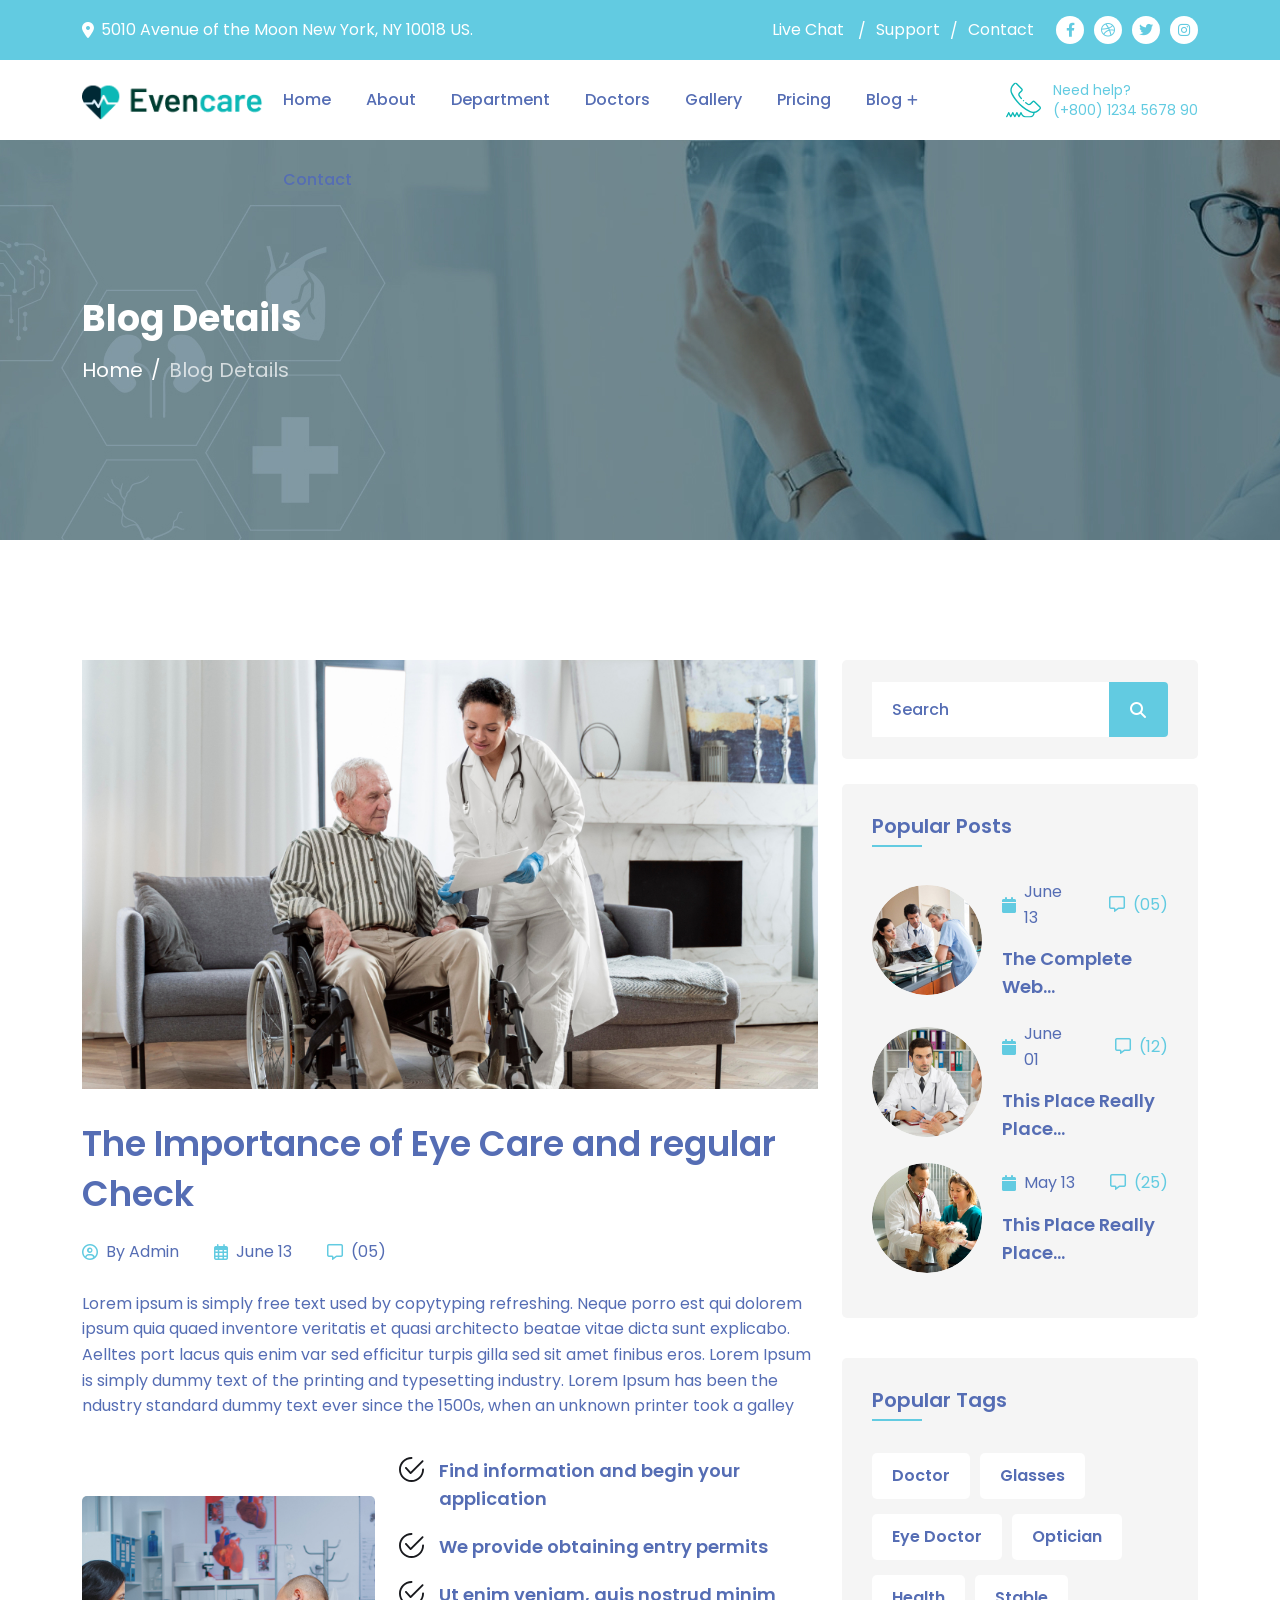
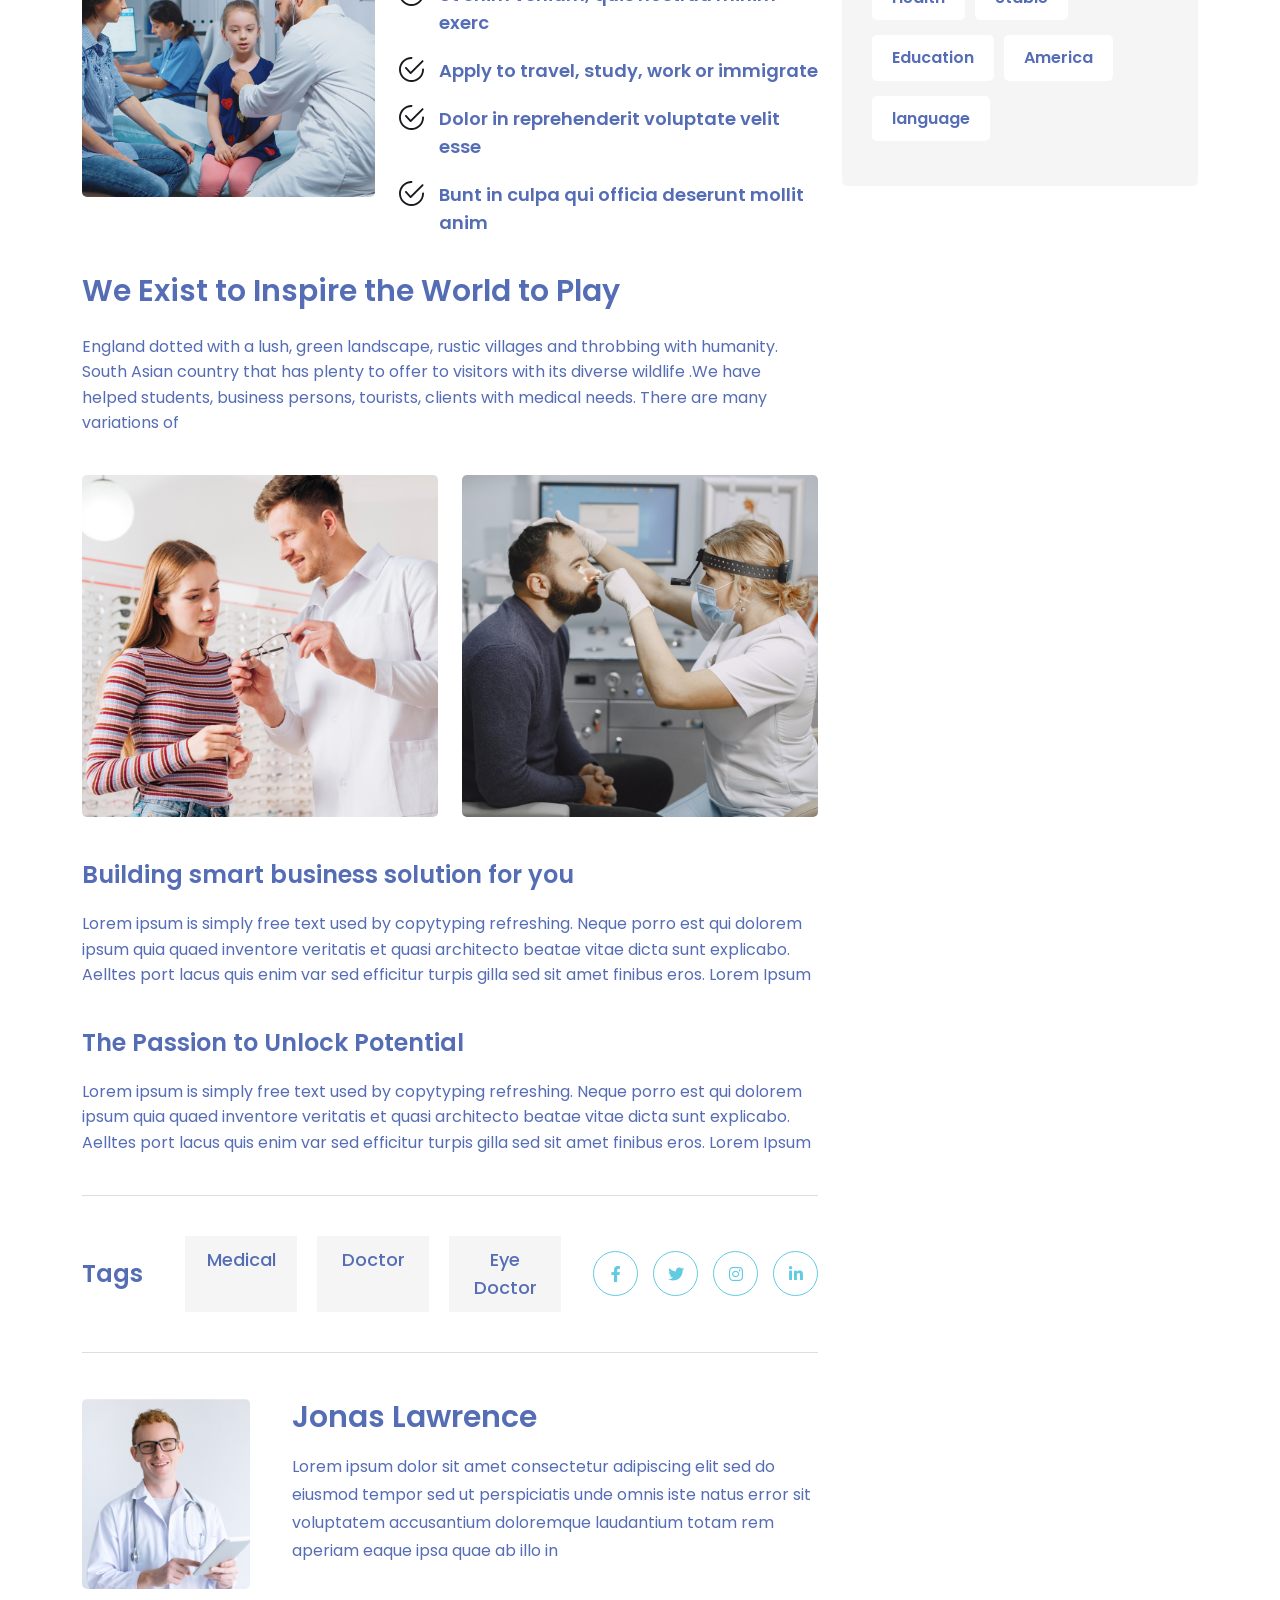
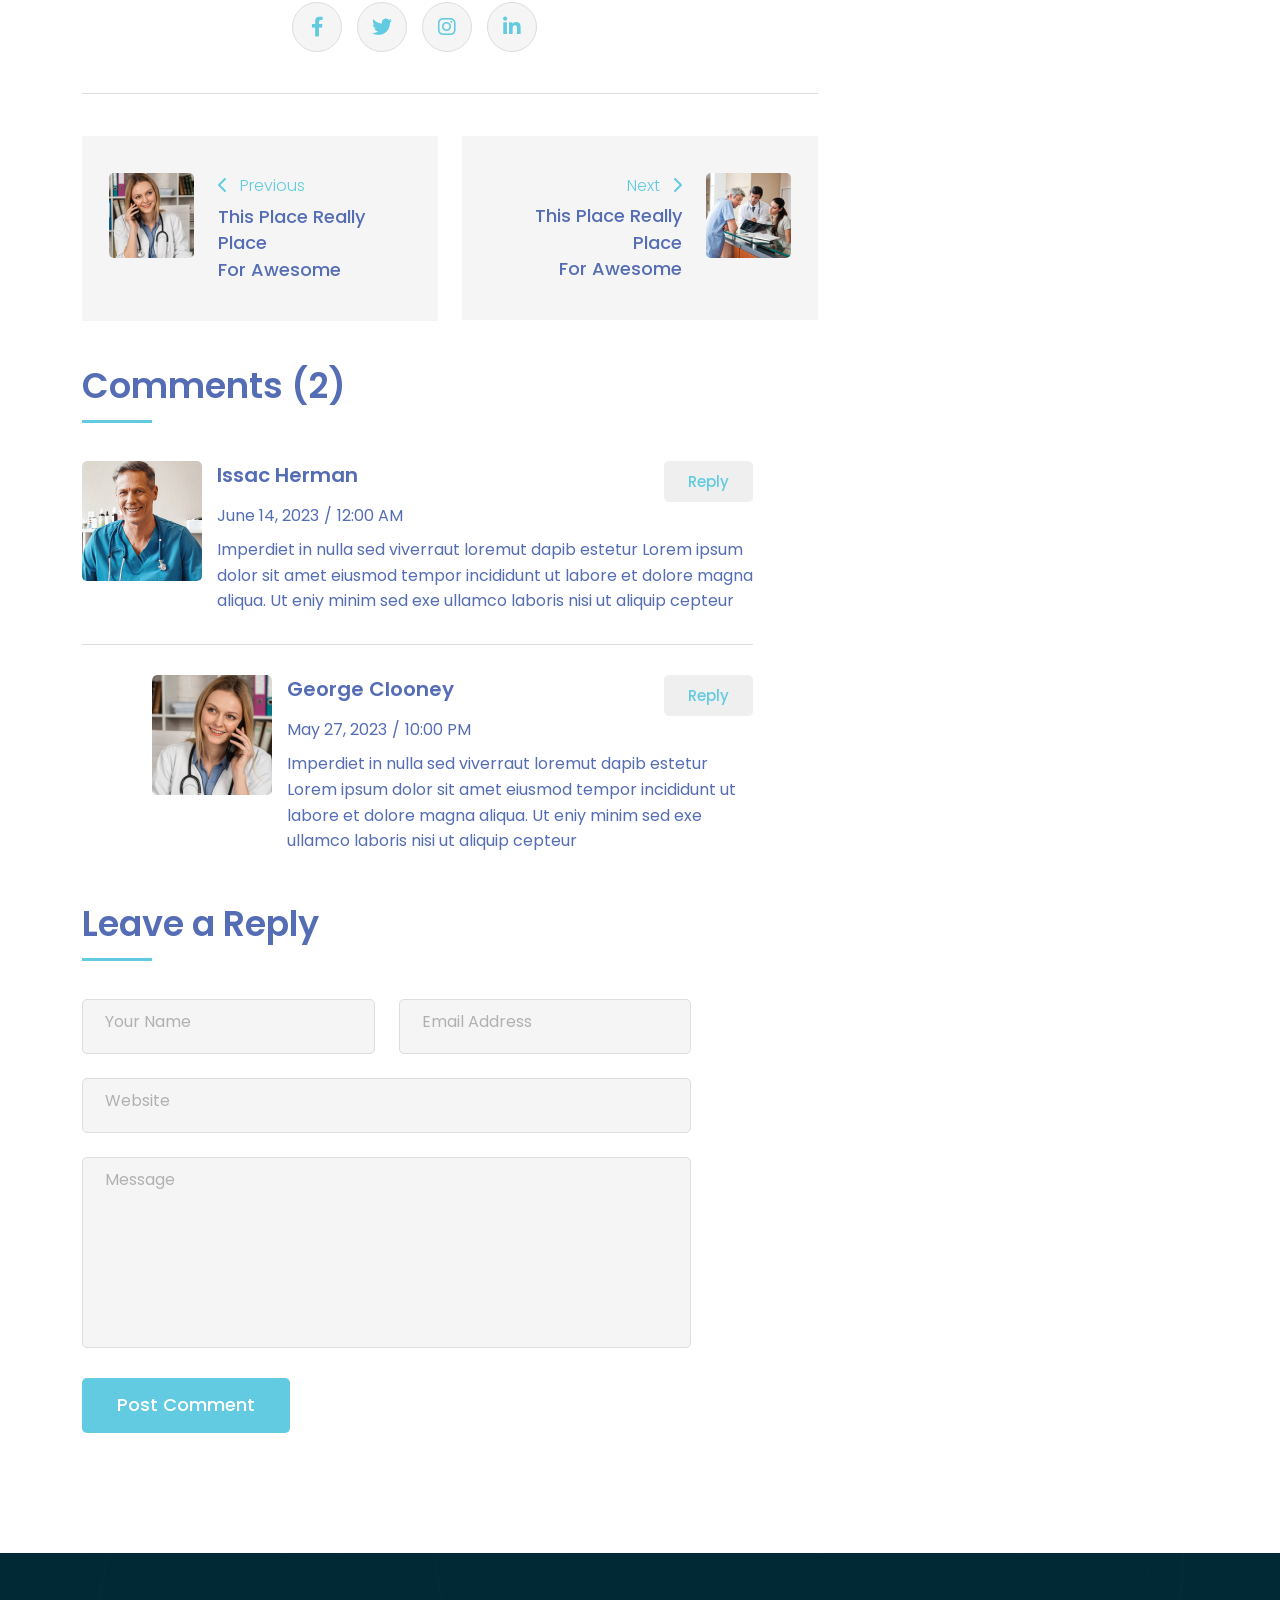
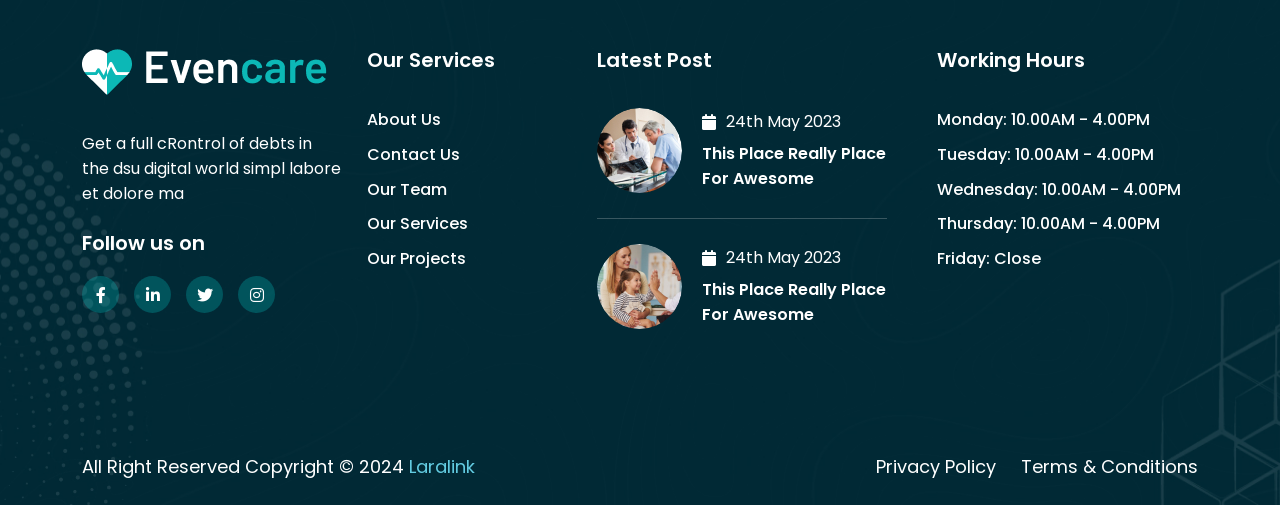
<file: blog-details-right-sidebar.html>
<!DOCTYPE html>
<html class="no-js" lang="en">

<head>
  <!-- Meta Tags -->
  <meta charset="utf-8">
  <meta http-equiv="x-ua-compatible" content="ie=edge">
  <meta name="viewport" content="width=device-width, initial-scale=1">
  <meta name="author" content="Laralink">
  <!-- Favicon Icon -->
  <link rel="icon" href="assets/images/icons/favicon.png">
  <!-- Site Title -->
  <title>Evencare - Medical Landing Page HTML Template</title>
  <link rel="stylesheet" href="assets/css/bootstrap.min.css">
  <link rel="stylesheet" href="assets/css/fontawesome.min.css">
  <link rel="stylesheet" href="assets/css/animate.css">
  <link rel="stylesheet" href="assets/css/animated-text.css">
  <link rel="stylesheet" href="assets/css/slick.min.css">
  <link rel="stylesheet" href="assets/css/light_gallery.min.css">
  <link rel="stylesheet" href="assets/css/odometer.css">
  <link rel="stylesheet" href="assets/css/timepicker.min.css">
  <link rel="stylesheet" href="assets/css/jquery-ui.min.css">
  <link rel="stylesheet" href="assets/css/select2.min.css">
  <link rel="stylesheet" href="assets/css/style.css">
</head>

<body>
  <!-- Start Preloader -->
  <div class="cs_preloader cs_accent_color_v1">
    <div class="cs_preloader_in">
      <div class="cs_wave_first">
        <svg enable-background="new 0 0 300.08 300.08" viewBox="0 0 300.08 300.08" xmlns="http://www.w3.org/2000/svg"><g><path d="m293.26 184.14h-82.877l-12.692-76.138c-.546-3.287-3.396-5.701-6.718-5.701-.034 0-.061 0-.089 0-3.369.027-6.199 2.523-6.677 5.845l-12.507 87.602-14.874-148.69c-.355-3.43-3.205-6.056-6.643-6.138-.048 0-.096 0-.143 0-3.39 0-6.274 2.489-6.752 5.852l-19.621 137.368h-9.405l-12.221-42.782c-.866-3.028-3.812-5.149-6.8-4.944-3.13.109-5.777 2.332-6.431 5.395l-8.941 42.332h-73.049c-3.771 0-6.82 3.049-6.82 6.82 0 3.778 3.049 6.82 6.82 6.82h78.566c3.219 0 6.002-2.251 6.67-5.408l4.406-20.856 6.09 21.313c.839 2.939 3.526 4.951 6.568 4.951h20.46c3.396 0 6.274-2.489 6.752-5.845l12.508-87.596 14.874 148.683c.355 3.437 3.205 6.056 6.643 6.138h.143c3.39 0 6.274-2.489 6.752-5.845l14.227-99.599 6.397 38.362c.546 3.287 3.396 5.702 6.725 5.702h88.66c3.771 0 6.82-3.049 6.82-6.82-.001-3.772-3.05-6.821-6.821-6.821z"></path></g>
        </svg>
      </div>
      <div class="cs_wave_second">
        <svg enable-background="new 0 0 300.08 300.08" viewBox="0 0 300.08 300.08" xmlns="http://www.w3.org/2000/svg"><g><path d="m293.26 184.14h-82.877l-12.692-76.138c-.546-3.287-3.396-5.701-6.718-5.701-.034 0-.061 0-.089 0-3.369.027-6.199 2.523-6.677 5.845l-12.507 87.602-14.874-148.69c-.355-3.43-3.205-6.056-6.643-6.138-.048 0-.096 0-.143 0-3.39 0-6.274 2.489-6.752 5.852l-19.621 137.368h-9.405l-12.221-42.782c-.866-3.028-3.812-5.149-6.8-4.944-3.13.109-5.777 2.332-6.431 5.395l-8.941 42.332h-73.049c-3.771 0-6.82 3.049-6.82 6.82 0 3.778 3.049 6.82 6.82 6.82h78.566c3.219 0 6.002-2.251 6.67-5.408l4.406-20.856 6.09 21.313c.839 2.939 3.526 4.951 6.568 4.951h20.46c3.396 0 6.274-2.489 6.752-5.845l12.508-87.596 14.874 148.683c.355 3.437 3.205 6.056 6.643 6.138h.143c3.39 0 6.274-2.489 6.752-5.845l14.227-99.599 6.397 38.362c.546 3.287 3.396 5.702 6.725 5.702h88.66c3.771 0 6.82-3.049 6.82-6.82-.001-3.772-3.05-6.821-6.821-6.821z"></path></g>
        </svg>
      </div>
    </div>
  </div>
  <!-- End Preloader -->
  <!-- Start Header Section -->
  <header class="cs_site_header cs_style_1 cs_sticky_header">
    <div class="cs_top_header cs_accent_bg_v1">
      <div class="container">
        <div class="cs_top_header_in">
          <div class="cs_top_header_left">
            <div class="cs_top_nav cs_fs_16 cs_white_color">
              <i class="fa-solid fa-location-dot"></i>5010 Avenue of the Moon New York, NY 10018 US.
            </div>
          </div>
          <div class="cs_top_header_right">
           <ul class="cs_top_nav  cs_mp0">
              <li><a href="#">Live Chat </a></li>
              <li><a href="#">Support</a></li>
              <li><a href="#">Contact</a></li>
            </ul>
            <div class="cs_social_btns cs_style_1">
              <a href="https://www.facebook.com/" target="_blank"><i class="fa-brands fa-facebook-f"></i></a>
              <a href="https://dribbble.com/" target="_blank"><i class="fa-brands fa-dribbble"></i></a>
              <a href="https://twitter.com/" target="_blank"><i class="fa-brands fa-twitter"></i></a>
              <a href="https://www.instagram.com/" target="_blank"><i class="fa-brands fa-instagram"></i></a>
            </div>
          </div>
        </div>
      </div>
    </div>
    <div class="cs_main_header">
      <div class="container">
        <div class="cs_main_header_in">
          <div class="cs_main_header_left">
            <a class="cs_site_branding" href="index.html">
              <img src="assets/images/logo.png" alt="Logo">
            </a>
            <div class="cs_nav cs_primary_font">
              <ul class="cs_nav_list">
                <li><a href="/">Home</a></li>
                <li><a href="/#about">About</a></li>
                <li><a href="/#services">Department</a></li>
                <li><a href="/#doctors">Doctors</a></li>
                <li><a href="/#gallery">Gallery</a></li>
                <li><a href="/#pricing">Pricing</a></li>
                <li class="menu_item_has_children"><a href="/#blog">Blog</a>
                  <ul>
                    <li><a href="blog-right-sidebar.html">Blog Right Sidebar</a></li>
                    <li><a href="blog-left-sidebar.html">Blog Left Sidebar</a></li>
                    <li><a href="blog-list.html">Blog List</a></li>
                    <li><a href="blog-grid.html">Blog Grid</a></li>
                    <li><a href="blog-details-right-sidebar.html">Blog Details Right Sidebar</a></li>
                    <li><a href="blog-details-left-sidebar.html">Blog Details Left Sidebar</a></li>
                    <li><a href="blog-details-no-sidebar.html">Blog Details No Sidebar</a></li>
                  </ul>
                </li>
                <li><a href="/#contact">Contact</a></li>
              </ul>
            </div>
          </div>
          <div class="cs_main_header_right cs_accent_color_v1">
            <div class="cs_header_contact">
              <div class="cs_header_contact_icon text-accent">
                <img src="assets/images/icons/phone_icon_3.svg" alt="">
              </div>
              <div class="cs_header_contact_right">
                <h3 class="cs_fs_14 cs_normal cs_accent_color_v1 mb-0">Need help?</h3>
                <h3 class="cs_fs_14 cs_normal cs_accent_color_v1 mb-0">(+800) 1234 5678 90</h3>
              </div>
            </div>
          </div>
        </div>
      </div>
    </div>
  </header>
  <!-- End Header Section -->
  <!-- Start Hero Section -->
  <section class="cs_page_header cs_bg_filed cs_primary_bg" data-src="assets/images/hero_bg_2.jpeg">
    <div class="container">
      <div class="cs_page_header_text">
        <h1 class="cs_page_title cs_fs_45 cs_white_color cs_bold">Blog Details</h1>
        <nav aria-label="breadcrumb">
          <ol class="breadcrumb cs_fs_24 cs_white_color mb-0">
            <li class="breadcrumb-item"><a href="index.html">Home</a></li>
            <li class="breadcrumb-item active" aria-current="page">Blog Details</li>
          </ol>
        </nav>
      </div>
    </div>
  </section>
  <!-- End Hero Section -->
  <!-- Start Blog Details -->
  <div class="cs_height_120 cs_height_lg_80"></div>
  <div class="container">
    <div class="row">
      <div class="col-xl-8 col-lg-7">
        <div class="cs_post_details cs_style_1">
          <div class="cs_post_thumb cs_radius_5 position-relative">
            <img src="assets/images/post_details_1.jpeg" alt="Post Image">
          </div>
          <h2>The Importance of Eye Care and regular Check</h2>
          <ul class="cs_post_meta cs_type_2 cs_mp0">
            <li><i class="fa-regular fa-circle-user cs_accent_color_v1"></i>By Admin</li>
            <li><i class="fa-regular fa-calendar-days cs_accent_color_v1"></i>June 13</li>
            <li><i class="fa-regular fa-message cs_accent_color_v1"></i>(05)</li>
          </ul>
          <p>Lorem ipsum is simply free text used by copytyping refreshing. Neque porro est qui dolorem ipsum quia quaed inventore veritatis et quasi architecto beatae vitae dicta sunt explicabo. Aelltes port lacus quis enim var sed efficitur turpis gilla sed sit amet finibus eros. Lorem Ipsum is simply dummy text of the printing and typesetting industry. Lorem Ipsum has been the ndustry standard dummy text ever since the 1500s, when an unknown printer took a galley</p>
          <div class="cs_post_feature row align-items-center cs_gap_y_30">
            <div class="col-lg-5 wow fadeInLeft">
              <img src="assets/images/post_details_2.jpeg" alt="Image" class="w-100 cs_radius_5">
            </div>
            <div class="col-lg-7">
              <ul class="cs_list cs_style_3 cs_mp0">
                <li class="cs_fs_18 cs_semibold cs_primary_color">
                  <img src="assets/images/icons/checked_icon_2.svg" alt="Icon">
                  Find information and begin your application
                </li>
                <li class="cs_fs_18 cs_semibold cs_primary_color">
                  <img src="assets/images/icons/checked_icon_2.svg" alt="Icon">
                  We provide obtaining entry permits
                </li>
                <li class="cs_fs_18 cs_semibold cs_primary_color">
                  <img src="assets/images/icons/checked_icon_2.svg" alt="Icon">
                  Ut enim veniam, quis nostrud minim exerc
                </li>
                <li class="cs_fs_18 cs_semibold cs_primary_color">
                  <img src="assets/images/icons/checked_icon_2.svg" alt="Icon">
                  Apply to travel, study, work or immigrate
                </li>
                <li class="cs_fs_18 cs_semibold cs_primary_color">
                  <img src="assets/images/icons/checked_icon_2.svg" alt="Icon">
                  Dolor in reprehenderit voluptate velit esse
                </li>
                <li class="cs_fs_18 cs_semibold cs_primary_color">
                  <img src="assets/images/icons/checked_icon_2.svg" alt="Icon">
                  Bunt in culpa qui officia deserunt mollit anim
                </li>
              </ul>
            </div>
          </div>
          <article>
            <h2>We Exist to Inspire the World to Play</h2>
            <p>England dotted with a lush, green landscape, rustic villages and throbbing with humanity. South Asian country that has plenty to offer to visitors with its diverse wildlife .We have helped students, business persons, tourists, clients with medical needs. There are many variations of</p>
          </article>
          <div class="cs_post_gallery row cs_gap_y_30">
            <div class="col-lg-6  wow fadeInLeft">
              <img src="assets/images/post_details_3.jpeg" alt="Image" class="w-100 cs_radius_5">
            </div>
            <div class="col-lg-6 wow fadeInRight">
              <img src="assets/images/post_details_4.jpeg" alt="Image" class="w-100 cs_radius_5">
            </div>
          </div>
          <article>
            <h3>Building smart business solution for you</h3>
            <p>Lorem ipsum is simply free text used by copytyping refreshing. Neque porro est qui dolorem ipsum quia quaed inventore veritatis et quasi architecto beatae vitae dicta sunt explicabo. Aelltes port lacus quis enim var sed efficitur turpis gilla sed sit amet finibus eros. Lorem Ipsum</p>
          </article>
          <article>
            <h3>The Passion to Unlock Potential</h3>
            <p>Lorem ipsum is simply free text used by copytyping refreshing. Neque porro est qui dolorem ipsum quia quaed inventore veritatis et quasi architecto beatae vitae dicta sunt explicabo. Aelltes port lacus quis enim var sed efficitur turpis gilla sed sit amet finibus eros. Lorem Ipsum</p>
          </article>
          <div class="cs_sidebar_tags cs_gap_y_24">
            <div>
              <h3>Tags</h3>
              <div class="cs_tag_list">
                <a href="#" class="cs_tag_link cs_primary_color cs_fs_18 cs_medium">Medical</a>
                <a href="#" class="cs_tag_link cs_primary_color cs_fs_18 cs_medium">Doctor</a>
                <a href="#" class="cs_tag_link cs_primary_color cs_fs_18 cs_medium">Eye Doctor</a>
              </div>
            </div>
            <div class="cs_social_btns cs_style_1">
              <a href="https://www.facebook.com/" target="_blank"><i class="fa-brands fa-facebook-f"></i></a>
              <a href="https://twitter.com/" target="_blank"><i class="fa-brands fa-twitter"></i></a>
              <a href="https://www.instagram.com/" target="_blank"><i class="fa-brands fa-instagram"></i></a>
              <a href="https://www.linkedin.com/" target="_blank"><i class="fa-brands fa-linkedin-in"></i></a>
            </div>
          </div>
          <div class="cs_author_bio">
            <div class="cs_author_thumb cs_radius_5">
              <a href="doctor-details.html"><img src="assets/images/avatar_3.jpeg" alt="Author Thumb"></a>
            </div>
            <div class="cs_author_desc">
              <h3><a href="doctor-details.html">Jonas Lawrence</a></h3>
              <p>Lorem ipsum dolor sit amet consectetur adipiscing elit sed do eiusmod tempor sed ut perspiciatis unde omnis iste natus error sit voluptatem accusantium doloremque laudantium totam rem aperiam eaque ipsa quae ab illo in</p>
              <div class="cs_social_btns cs_style_1">
                <a href="https://www.facebook.com/" target="_blank"><i class="fa-brands fa-facebook-f"></i></a>
                <a href="https://twitter.com/" target="_blank"><i class="fa-brands fa-twitter"></i></a>
                <a href="https://www.instagram.com/" target="_blank"><i class="fa-brands fa-instagram"></i></a>
                <a href="https://www.linkedin.com/" target="_blank"><i class="fa-brands fa-linkedin-in"></i></a>
              </div>
            </div>
          </div>
          <div class="cs_post_nav_prev_next row">
            <div class="col-md-6">
              <div class="cs_single_post_nav cs_prev_post">
                <a href="#" class="cs_post_thumb"><img src="assets/images/prev_left.jpeg" alt="Image"></a>
                <div class="cs_post_content">
                  <a href="#" class="cs_post_btn cs_accent_color_v1 cs_light">
                    <i class="fa-solid fa-chevron-left"></i><span>Previous</span>
                  </a>
                  <h4 class="cs_fs_18 cs_medium cs_nav_title mb-0">
                    <a href="#">This Place Really Place <br> For Awesome</a>
                  </h4>
                </div>
              </div>
            </div>
            <div class="col-md-6">
              <div class="cs_single_post_nav cs_next_post">
                <a href="#" class="cs_post_thumb"><img src="assets/images/next.jpeg" alt="Image"></a>
                <div class="cs_post_content">
                  <a href="#" class="cs_post_btn cs_accent_color_v1 cs_light">
                    <span>Next</span><i class="fa-solid fa-chevron-right"></i></a>
                  <h4 class="cs_fs_18 cs_medium cs_nav_title mb-0"><a href="#">This Place Really Place <br> For
                      Awesome</a></h4>
                </div>
              </div>
            </div>
          </div>
          <h2 class="cs_reply_title cs_fs_30 cs_semibold position-relative">Comments (2)</h2>
          <ul class="cs_comment_list cs_mp0">
            <li class="cs_comment_body">
              <div class="cs_comment_thumb">
                <img src="assets/images/avatar_4.jpeg" alt="Image" class="cs_radius_5">
              </div>
              <div class="cs_comment_info position-relative">
                <h3>Issac Herman</h3>
                <div class="cs_comment_meta"><span>June 14, 2023</span><span>/</span><span>12:00 AM</span></div>
                <p>Imperdiet in nulla sed viverraut loremut dapib estetur Lorem ipsum dolor sit amet eiusmod tempor incididunt ut labore et dolore magna aliqua. Ut eniy minim sed exe ullamco laboris nisi ut aliquip cepteur</p>
                <a href="#" class="cs_reply_btn cs_accent_color_v1 cs_radius_5">Reply</a>
              </div>
            </li>
            <li class="cs_comment_body">
              <div class="cs_comment_thumb">
                <img src="assets/images/avatar_5.jpeg" alt="Image" class="cs_radius_5">
              </div>
              <div class="cs_comment_info position-relative">
                <h3>George Clooney</h3>
                <div class="cs_comment_meta"><span>May 27, 2023</span><span>/</span><span>10:00 PM</span></div>
                <p>Imperdiet in nulla sed viverraut loremut dapib estetur Lorem ipsum dolor sit amet eiusmod tempor incididunt ut labore et dolore magna aliqua. Ut eniy minim sed exe ullamco laboris nisi ut aliquip cepteur</p>
                <a href="#" class="cs_reply_btn cs_accent_color_v1 cs_radius_5">Reply</a>
              </div>
            </li>
          </ul>
          <h2 class="cs_reply_title cs_fs_30 cs_medium position-relative">Leave a Reply</h2>
          <form class="cs_contact_form cs_type_2 row cs_gap_y_24" id="comment">
            <div class="col-md-5 position-relative">
              <input type="text" name="name" class="cs_form_field cs_radius_5" required>
              <label>Your Name</label>
            </div>
            <div class="col-md-5 position-relative">
              <input type="text" name="email" class="cs_form_field cs_radius_5" required>
              <label>Email Address</label>
            </div>
            <div class="col-md-10 position-relative">
              <input type="text" name="website" class="cs_form_field cs_radius_5" required>
              <label>Website</label>
            </div>
            <div class="col-md-10 position-relative">
              <textarea name="message" rows="6" class="cs_form_field cs_radius_5" required></textarea>
              <label>Message</label>
            </div>
            <div class="col-lg-10">
              <button class="cs_btn cs_style_1 cs_accent_bg_v1 cs_fs_18 cs_medium cs_white_color cs_medium cs_radius_5" type="submit">Post Comment</button>
            </div>
          </form>
        </div>
      </div>
      <aside class="col-xl-4 col-lg-5">
        <div class="cs_height_0 cs_height_lg_50"></div>
        <div class="cs_sidebar cs_style_1">
          <div class="cs_sidebar_widget cs_radius_5 cs_search">
            <div class="cs_search_box cs_radius_5">
              <input type="text" placeholder="Search">
              <span class="cs_search_icon cs_accent_bg_v1 cs_white_color">
                <i class="fa-solid fa-magnifying-glass"></i>
              </span>
            </div>
          </div>
          <div class="cs_sidebar_widget cs_radius_5">
            <h3 class="cs_sidebar_title cs_fs_24 cs_semibold">Popular Posts</h3>
            <div class="cs_post cs_style_2">
              <a href="blog-details-right-sidebar.html" class="cs_post_thumb cs_type_2 cs_zoom">
                <img src="assets/images/latest_post_3.jpeg" alt="Image" class="cs_zoom_in">
              </a>
              <div class="cs_post_info">
                <ul class="cs_post_meta cs_type_2 cs_mp0 cs_primary_color">
                  <li><i class="fa-solid fa-calendar cs_accent_color_v1">
                    </i>June 13</li>
                  <li class="cs_accent_color_v1">
                    <a href="blog-details-right-sidebar.html" class="cs_accent_color_v1">
                      <i class="fa-regular fa-message"></i></a>(05)
                  </li>
                </ul>
                <h4 class="cs_post_title cs_fs_18 cs_semibold mb-0"><a href="blog-details-right-sidebar.html">The Complete Web <br> Developer Guideline</a>
                </h4>
              </div>
            </div>
            <div class="cs_post cs_style_2">
              <a href="blog-details-right-sidebar.html" class="cs_post_thumb cs_type_2 cs_zoom">
                <img src="assets/images/latest_post_4.jpeg" alt="Image" class="cs_zoom_in">
              </a>
              <div class="cs_post_info">
                <ul class="cs_post_meta cs_type_2 cs_mp0 cs_primary_color">
                  <li><i class="fa-solid fa-calendar cs_accent_color_v1">
                    </i>June 01</li>
                  <li class="cs_accent_color_v1">
                    <a href="blog-details-right-sidebar.html" class="cs_accent_color_v1">
                      <i class="fa-regular fa-message"></i></a>(12)
                  </li>
                </ul>
                <h4 class="cs_post_title cs_fs_18 cs_semibold mb-0">
                  <a href="blog-details-right-sidebar.html">This Place Really Place<br> For Awesome Moment</a></h4>
              </div>
            </div>
            <div class="cs_post cs_style_2">
              <a href="blog-details-right-sidebar.html" class="cs_post_thumb cs_type_2 cs_zoom">
                <img src="assets/images/latest_post_5.jpeg" alt="Image" class="cs_zoom_in">
              </a>
              <div class="cs_post_info">
                <ul class="cs_post_meta cs_type_2 cs_mp0 cs_primary_color">
                  <li>
                    <i class="fa-solid fa-calendar cs_accent_color_v1"></i>May 13
                  </li>
                  <li class="cs_accent_color_v1">
                    <a href="blog-details-right-sidebar.html" class="cs_accent_color_v1"><i class="fa-regular fa-message">
                    </i></a>(25)
                    </li>
                </ul>
                <h4 class="cs_post_title cs_fs_18 cs_semibold mb-0">
                  <a href="blog-details-right-sidebar.html">This Place Really Place <br> For Awesome Moment</a>
                </h4>
              </div>
            </div>
          </div>
          <div class="cs_sidebar_widget cs_radius_5">
            <div class="cs_sidebar_tags">
              <h3 class="cs_sidebar_title cs_fs_24 cs_semibold">Popular Tags</h3>
              <div class="cs_tag_list">
                <a href="#" class="cs_tag_link cs_primary_color cs_semibold cs_radius_5">Doctor</a>
                <a href="#" class="cs_tag_link cs_primary_color cs_semibold cs_radius_5">Glasses</a>
                <a href="#" class="cs_tag_link cs_primary_color cs_semibold cs_radius_5">Eye Doctor</a>
                <a href="#" class="cs_tag_link cs_primary_color cs_semibold cs_radius_5">Optician</a>
                <a href="#" class="cs_tag_link cs_primary_color cs_semibold cs_radius_5">Health</a>
                <a href="#" class="cs_tag_link cs_primary_color cs_semibold cs_radius_5">Stable</a>
                <a href="#" class="cs_tag_link cs_primary_color cs_semibold cs_radius_5">Education</a>
                <a href="#" class="cs_tag_link cs_primary_color cs_semibold cs_radius_5">America</a>
                <a href="#" class="cs_tag_link cs_primary_color cs_semibold cs_radius_5">language</a>
              </div>
            </div>
          </div>
        </div>
      </aside>
    </div>
  </div>
  <div class="cs_height_120 cs_height_lg_80"></div>
  <!-- End Blog Details -->
  <!-- Start footer -->
  <footer class="cs_footer cs_style_1 cs_bg_filed cs_primary_bg" data-src="assets/images/footer_bg.jpeg">
    <div class="container">
      <div class="cs_height_95 cs_height_lg_65"></div>
      <div class="cs_footer_main">
        <div class="row cs_gap_y_30">
          <div class="col-lg-3">
            <div class="cs_footer_widget cs_text_widget">
              <img src="assets/images/footer_logo.png" alt="Logo">
              <p class="cs_fs_18 cs_white_color">Get a full cRontrol of debts in the dsu digital world simpl labore et dolore ma</p>
              <h3 class="cs_fs_24 cs_white_color cs_semibold">Follow us on</h3>
              <div class="cs_social_btns cs_style_1 cs_white_color">
                <a href="https://www.facebook.com/" target="_blank"><i class="fa-brands fa-facebook-f"></i></a>
                <a href="linkedin.com" target="_blank"><i class="fa-brands fa-linkedin-in"></i></a>
                <a href="https://twitter.com/" target="_blank"><i class="fa-brands fa-twitter"></i></a>
                <a href="https://www.instagram.com/" target="_blank"><i class="fa-brands fa-instagram"></i></a>
              </div>
            </div>
          </div>
          <div class="col-lg-2">
            <div class="cs_footer_widget cs_menu_widget">
              <h3 class="cs_footer_widget_title cs_fs_24 cs_semibold cs_white_color">Our Services</h3>
              <ul class="cs_fs_18 cs_white_color cs_fs_18 cs_medium cs_mp0">
                <li><a href="#about">About Us</a></li>
                <li><a href="#contact">Contact Us</a></li>
                <li><a href="#doctors">Our Team</a></li>
                <li><a href="#services">Our Services</a></li>
                <li><a href="#gallery">Our Projects</a></li>
              </ul>
            </div>
          </div>
          <div class="col-lg-4">
            <div class="cs_footer_widget cs_post_widget">
              <h3 class="cs_footer_widget_title cs_fs_24 cs_semibold cs_white_color">Latest Post</h3>
              <article class="cs_post cs_style_2">
                <a href="blog-details-right-sidebar.html" class="cs_post_thumb cs_zoom">
                  <img src="assets/images/latest_post_1.jpeg" alt="Post Thumb" class="cs_zoom_in">
                </a>
                <div class="cs_post_info">
                  <div class="cs_post_meta cs_white_color">
                    <i class="fa-solid fa-calendar"></i>24th May 2023
                  </div>
                  <h3 class="cs_post_title cs_fs_18 cs_white_color cs_semibold mb-0"><a href="blog-details-right-sidebar.html">This Place Really Place For Awesome</a></h3>
                </div>
              </article>
              <hr>
              <article class="cs_post cs_style_2">
                <a href="blog-details-right-sidebar.html" class="cs_post_thumb cs_zoom">
                  <img src="assets/images/latest_post_2.jpeg" alt="Post Thumb" class="cs_zoom_in">
                </a>
                <div class="cs_post_info">
                  <div class="cs_post_meta cs_white_color">
                    <i class="fa-solid fa-calendar"></i>24th May 2023
                  </div>
                  <h3 class="cs_post_title cs_fs_18 cs_white_color cs_semibold mb-0"><a href="blog-details-right-sidebar.html">This Place Really Place For Awesome</a></h3>
                </div>
              </article>
            </div>
          </div>
          <div class="col-lg-3">
            <div class="cs_footer_widget cs_menu_widget">
              <h3 class="cs_footer_widget_title cs_fs_24 cs_semibold cs_white_color">Working Hours</h3>
              <ul class="cs_contact_info cs_fs_18 cs_white_color cs_medium cs_mp0">
                <li>Monday: 10.00AM - 4.00PM </li>
                <li>Tuesday: 10.00AM - 4.00PM </li>
                <li>Wednesday: 10.00AM - 4.00PM</li>
                <li>Thursday: 10.00AM - 4.00PM </li>
                <li>Friday: Close</li>
              </ul>
            </div>
          </div>
        </div>
      </div>
    </div>
    <div class="cs_footer_bottom">
      <div class="container">
        <div class="cs_footer_bottom_text">
          <div class="cs-copyright cs_fs_18 cs_white_color">All Right Reserved Copyright &copy; 2024 <a
              href="https://themeforest.net/user/laralink" target="_blank"
              class="cs_profile_link cs_accent_color_v1">Laralink</a>
          </div>
          <ul class="cs_footer_links cs_mp0  cs_fs_18 cs_white_color">
            <li><a href="#">Privacy Policy</a></li>
            <li><a href="#">Terms & Conditions</a></li>
          </ul>
        </div>
      </div>
    </div>
  </footer>
  <!-- End footer -->
  <!-- Script -->
  <script src="assets/js/jquery-3.6.0.min.js"></script>
  <script src="assets/js/wow.min.js"></script>
  <script src="assets/js/jquery.slick.min.js"></script>
  <script src="assets/js/light_gallery.min.js"></script>
  <script src="assets/js/odometer.js"></script>
  <script src="assets/js/isotope.pkg.min.js"></script>
  <script src="assets/js/jquery-timepicker.min.js"></script>
  <script src="assets/js/jquery-ui.min.js"></script>
  <script src="assets/js/select2.min.js"></script>
  <script src="assets/js/animated-text.min.js"></script>
  <script src="assets/js/ripple.min.js"></script>
  <script src="assets/js/YTPlayer.min.js"></script>
  <script src="assets/js/main.js"></script>
</body>

</html>
</file>
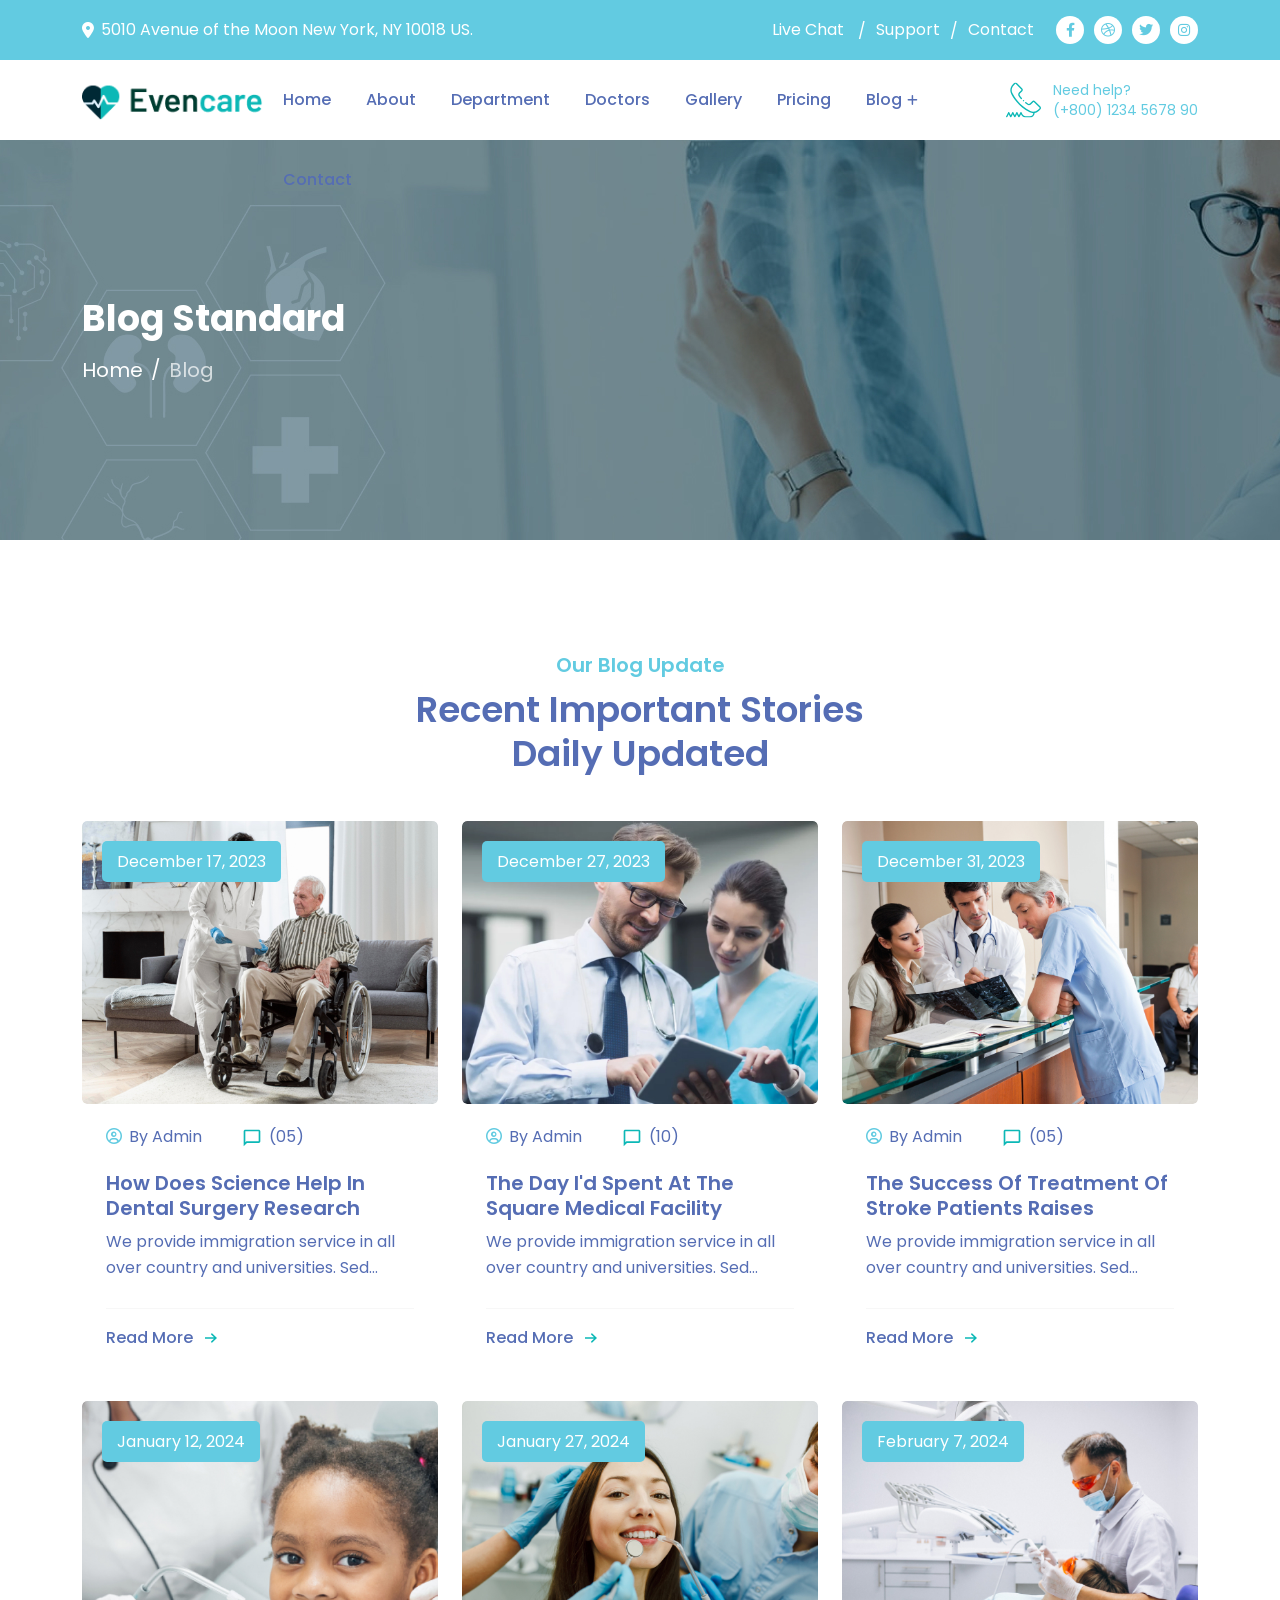
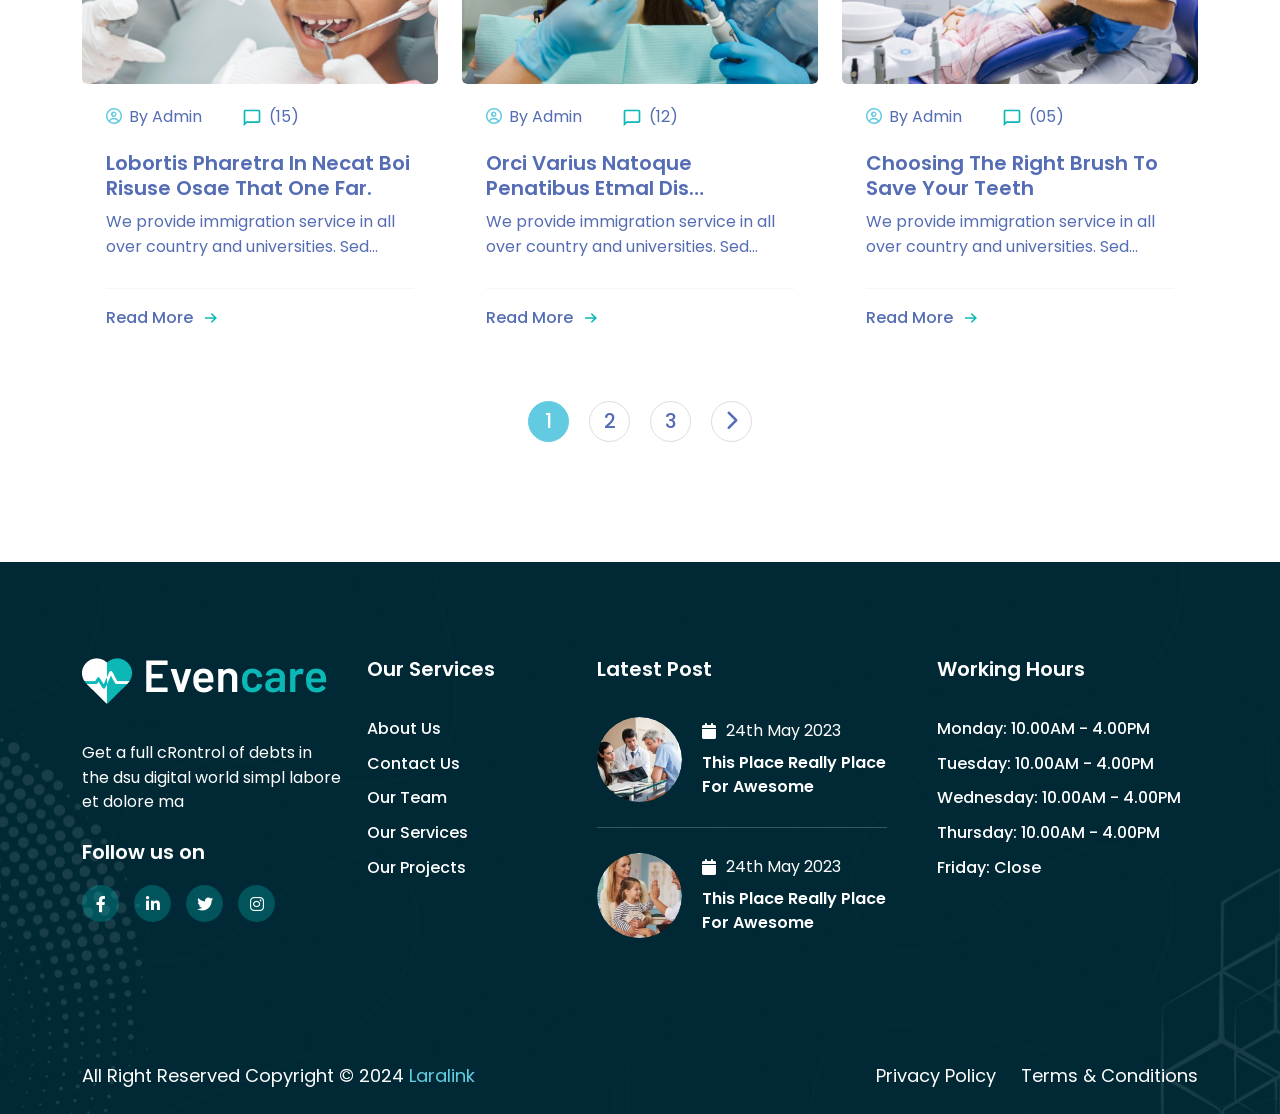
<file: blog-grid.html>
<!DOCTYPE html>
<html class="no-js" lang="en">

<head>
  <!-- Meta Tags -->
  <meta charset="utf-8">
  <meta http-equiv="x-ua-compatible" content="ie=edge">
  <meta name="viewport" content="width=device-width, initial-scale=1">
  <meta name="author" content="Laralink">
  <!-- Favicon Icon -->
  <link rel="icon" href="assets/images/icons/favicon.png">
  <!-- Site Title -->
  <title>Evencare - Medical Landing Page HTML Template</title>
  <link rel="stylesheet" href="assets/css/bootstrap.min.css">
  <link rel="stylesheet" href="assets/css/fontawesome.min.css">
  <link rel="stylesheet" href="assets/css/animate.css">
  <link rel="stylesheet" href="assets/css/animated-text.css">
  <link rel="stylesheet" href="assets/css/slick.min.css">
  <link rel="stylesheet" href="assets/css/light_gallery.min.css">
  <link rel="stylesheet" href="assets/css/odometer.css">
  <link rel="stylesheet" href="assets/css/timepicker.min.css">
  <link rel="stylesheet" href="assets/css/jquery-ui.min.css">
  <link rel="stylesheet" href="assets/css/select2.min.css">
  <link rel="stylesheet" href="assets/css/style.css">
</head>

<body>
  <!-- Start Preloader -->
  <div class="cs_preloader cs_accent_color_v1">
    <div class="cs_preloader_in">
      <div class="cs_wave_first">
        <svg enable-background="new 0 0 300.08 300.08" viewBox="0 0 300.08 300.08" xmlns="http://www.w3.org/2000/svg">
          <g>
            <path
              d="m293.26 184.14h-82.877l-12.692-76.138c-.546-3.287-3.396-5.701-6.718-5.701-.034 0-.061 0-.089 0-3.369.027-6.199 2.523-6.677 5.845l-12.507 87.602-14.874-148.69c-.355-3.43-3.205-6.056-6.643-6.138-.048 0-.096 0-.143 0-3.39 0-6.274 2.489-6.752 5.852l-19.621 137.368h-9.405l-12.221-42.782c-.866-3.028-3.812-5.149-6.8-4.944-3.13.109-5.777 2.332-6.431 5.395l-8.941 42.332h-73.049c-3.771 0-6.82 3.049-6.82 6.82 0 3.778 3.049 6.82 6.82 6.82h78.566c3.219 0 6.002-2.251 6.67-5.408l4.406-20.856 6.09 21.313c.839 2.939 3.526 4.951 6.568 4.951h20.46c3.396 0 6.274-2.489 6.752-5.845l12.508-87.596 14.874 148.683c.355 3.437 3.205 6.056 6.643 6.138h.143c3.39 0 6.274-2.489 6.752-5.845l14.227-99.599 6.397 38.362c.546 3.287 3.396 5.702 6.725 5.702h88.66c3.771 0 6.82-3.049 6.82-6.82-.001-3.772-3.05-6.821-6.821-6.821z">
            </path>
          </g>
        </svg>
      </div>
      <div class="cs_wave_second">
        <svg enable-background="new 0 0 300.08 300.08" viewBox="0 0 300.08 300.08" xmlns="http://www.w3.org/2000/svg">
          <g>
            <path
              d="m293.26 184.14h-82.877l-12.692-76.138c-.546-3.287-3.396-5.701-6.718-5.701-.034 0-.061 0-.089 0-3.369.027-6.199 2.523-6.677 5.845l-12.507 87.602-14.874-148.69c-.355-3.43-3.205-6.056-6.643-6.138-.048 0-.096 0-.143 0-3.39 0-6.274 2.489-6.752 5.852l-19.621 137.368h-9.405l-12.221-42.782c-.866-3.028-3.812-5.149-6.8-4.944-3.13.109-5.777 2.332-6.431 5.395l-8.941 42.332h-73.049c-3.771 0-6.82 3.049-6.82 6.82 0 3.778 3.049 6.82 6.82 6.82h78.566c3.219 0 6.002-2.251 6.67-5.408l4.406-20.856 6.09 21.313c.839 2.939 3.526 4.951 6.568 4.951h20.46c3.396 0 6.274-2.489 6.752-5.845l12.508-87.596 14.874 148.683c.355 3.437 3.205 6.056 6.643 6.138h.143c3.39 0 6.274-2.489 6.752-5.845l14.227-99.599 6.397 38.362c.546 3.287 3.396 5.702 6.725 5.702h88.66c3.771 0 6.82-3.049 6.82-6.82-.001-3.772-3.05-6.821-6.821-6.821z">
            </path>
          </g>
        </svg>
      </div>
    </div>
  </div>
  <!-- End Preloader -->
  <!-- Start Header Section -->
  <header class="cs_site_header cs_style_1 cs_sticky_header">
    <div class="cs_top_header cs_accent_bg_v1">
      <div class="container">
        <div class="cs_top_header_in">
          <div class="cs_top_header_left">
            <div class="cs_top_nav cs_fs_16 cs_white_color">
              <i class="fa-solid fa-location-dot"></i>5010 Avenue of the Moon New York, NY 10018 US.
            </div>
          </div>
          <div class="cs_top_header_right">
           <ul class="cs_top_nav  cs_mp0">
              <li><a href="#">Live Chat </a></li>
              <li><a href="#">Support</a></li>
              <li><a href="#">Contact</a></li>
            </ul>
            <div class="cs_social_btns cs_style_1">
              <a href="https://www.facebook.com/" target="_blank"><i class="fa-brands fa-facebook-f"></i></a>
              <a href="https://dribbble.com/" target="_blank"><i class="fa-brands fa-dribbble"></i></a>
              <a href="https://twitter.com/" target="_blank"><i class="fa-brands fa-twitter"></i></a>
              <a href="https://www.instagram.com/" target="_blank"><i class="fa-brands fa-instagram"></i></a>
            </div>
          </div>
        </div>
      </div>
    </div>
    <div class="cs_main_header">
      <div class="container">
        <div class="cs_main_header_in">
          <div class="cs_main_header_left">
            <a class="cs_site_branding" href="index.html">
              <img src="assets/images/logo.png" alt="Logo">
            </a>
            <div class="cs_nav cs_primary_font">
              <ul class="cs_nav_list">
                <li><a href="/">Home</a></li>
                <li><a href="/#about">About</a></li>
                <li><a href="/#services">Department</a></li>
                <li><a href="/#doctors">Doctors</a></li>
                <li><a href="/#gallery">Gallery</a></li>
                <li><a href="/#pricing">Pricing</a></li>
                <li class="menu_item_has_children"><a href="/#blog">Blog</a>
                  <ul>
                    <li><a href="blog-right-sidebar.html">Blog Right Sidebar</a></li>
                    <li><a href="blog-left-sidebar.html">Blog Left Sidebar</a></li>
                    <li><a href="blog-list.html">Blog List</a></li>
                    <li><a href="blog-grid.html">Blog Grid</a></li>
                    <li><a href="blog-details-right-sidebar.html">Blog Details Right Sidebar</a></li>
                    <li><a href="blog-details-left-sidebar.html">Blog Details Left Sidebar</a></li>
                    <li><a href="blog-details-no-sidebar.html">Blog Details No Sidebar</a></li>
                  </ul>
                </li>
                <li><a href="/#contact">Contact</a></li>
              </ul>
            </div>
          </div>
          <div class="cs_main_header_right cs_accent_color_v1">
            <div class="cs_header_contact">
              <div class="cs_header_contact_icon text-accent">
                <img src="assets/images/icons/phone_icon_3.svg" alt="">
              </div>
              <div class="cs_header_contact_right">
                <h3 class="cs_fs_14 cs_normal cs_accent_color_v1 mb-0">Need help?</h3>
                <h3 class="cs_fs_14 cs_normal cs_accent_color_v1 mb-0">(+800) 1234 5678 90</h3>
              </div>
            </div>
          </div>
        </div>
      </div>
    </div>
  </header>
  <!-- End Header Section -->
  <!-- Start Hero Section -->
  <section class="cs_page_header cs_bg_filed cs_primary_bg" data-src="assets/images/hero_bg_2.jpeg">
    <div class="container">
      <div class="cs_page_header_text">
        <h1 class="cs_page_title cs_fs_45 cs_white_color cs_bold">Blog Standard</h1>
        <nav aria-label="breadcrumb">
          <ol class="breadcrumb cs_fs_24 cs_white_color mb-0">
            <li class="breadcrumb-item"><a href="index.html">Home</a></li>
            <li class="breadcrumb-item active" aria-current="page">Blog</li>
          </ol>
        </nav>
      </div>
    </div>
  </section>
  <!-- End Hero Section -->
  <!-- Start Blog Section -->
  <section class="cs_accent_v1_light">
    <div class="cs_height_120 cs_height_lg_80"></div>
    <div class="container">
      <div class="cs_section_heading cs_style_1 text-center">
        <h3 class="cs_section_title_up cs_accent_color_v1 cs_semibold cs_fs_24">Our Blog update</h3>
        <h2 class="cs_section_title cs_semibold cs_fs_45 mb-0">Recent Important Stories <br> Daily Updated
        </h2>
      </div>
      <div class="cs_height_45 cs_height_lg_30"></div>
      <div class="row cs_gap_y_30">
        <div class="col-lg-4 wow fadeInLeft">
          <article class="cs_post cs_style_1">
            <a href="blog-details-right-sidebar.html" class="cs_post_thumb cs_radius_5 cs_zoom position-relative">
              <img src="assets/images/post_1.jpeg" alt="Post Thumb" class="cs_zoom_in">
              <div class="cs_posted_by cs_accent_bg_v1 cs_white_color cs_radius_2">
                December 17, 2023</div>
            </a>
            <div class="cs_post_info cs_white_bg">
              <div class="cs_post_meta_wrap">
                <div class="cs_post_meta">
                  <div class="cs_post_meta_icon cs_accent_color_v1">
                    <i class="fa-regular fa-circle-user"></i>
                  </div>
                  <a href="blog-details-right-sidebar.html" class="mb-0">By Admin</a>
                </div>
                <div class="cs_post_meta">
                  <div class="cs_post_meta_icon cs_accent_color_v1">
                    <img src="assets/images/icons/comment_icon.svg" alt="Icon">
                  </div>
                  <a href="blog-details-right-sidebar.html" class="mb-0">(05)</a>
                </div>
              </div>
              <h3 class="cs_post_title cs_fs_24 cs_semibold">
                <a href="blog-details-right-sidebar.html">How Does Science Help In Dental Surgery Research</a>
              </h3>
              <p class="cs_post_subtitle">We provide immigration service in all over country and universities. Sed semper sed</p>
              <hr>
              <a href="blog-details-right-sidebar.html" class="cs_post_btn cs_primary_color cs_medium">
                Read More<img src="assets/images/icons/arrow_icon.svg" alt="Icon">
              </a>
            </div>
          </article>
        </div>
        <div class="col-lg-4">
          <article class="cs_post cs_style_1">
            <a href="blog-details-right-sidebar.html" class="cs_post_thumb cs_radius_5 cs_zoom position-relative">
              <img src="assets/images/post_2.jpeg" alt="Post Thumb" class="cs_zoom_in">
              <div class="cs_posted_by cs_accent_bg_v1 cs_white_color cs_radius_2">December 27, 2023</div>
            </a>
            <div class="cs_post_info cs_white_bg">
              <div class="cs_post_meta_wrap">
                <div class="cs_post_meta">
                  <div class="cs_post_meta_icon cs_accent_color_v1">
                    <i class="fa-regular fa-circle-user"></i>
                  </div>
                  <a href="blog-details-right-sidebar.html" class="mb-0">By Admin</a>
                </div>
                <div class="cs_post_meta">
                  <div class="cs_post_meta_icon cs_accent_color_v1">
                    <img src="assets/images/icons/comment_icon.svg" alt="Icon">
                  </div>
                  <a href="blog-details-right-sidebar.html" class="mb-0">(10)</a>
                </div>
              </div>
              <h3 class="cs_post_title cs_fs_24 cs_semibold">
                <a href="blog-details-right-sidebar.html">The Day I'd Spent At The Square Medical Facility</a>
              </h3>
              <p class="cs_post_subtitle">We provide immigration service in all over country and universities. Sed semper sed</p>
              <hr>
              <a href="blog-details-right-sidebar.html" class="cs_post_btn cs_primary_color cs_medium">
                Read More<img src="assets/images/icons/arrow_icon.svg" alt="Icon">
              </a>
            </div>
          </article>
        </div>
        <div class="col-lg-4 wow fadeInRight">
          <article class="cs_post cs_style_1">
            <a href="blog-details-right-sidebar.html" class="cs_post_thumb cs_radius_5 cs_zoom position-relative">
              <img src="assets/images/post_3.jpeg" alt="Post Thumb" class="cs_zoom_in">
              <div class="cs_posted_by cs_accent_bg_v1 cs_white_color cs_radius_2">December 31, 2023</div>
            </a>
            <div class="cs_post_info cs_white_bg">
              <div class="cs_post_meta_wrap">
                <div class="cs_post_meta">
                  <div class="cs_post_meta_icon cs_accent_color_v1">
                    <i class="fa-regular fa-circle-user"></i>
                  </div>
                  <a href="blog-details-right-sidebar.html" class="mb-0">By Admin</a>
                </div>
                <div class="cs_post_meta">
                  <div class="cs_post_meta_icon cs_accent_color_v1">
                    <img src="assets/images/icons/comment_icon.svg" alt="Icon">
                  </div>
                  <a href="blog-details-right-sidebar.html" class="mb-0">(05)</a>
                </div>
              </div>
              <h3 class="cs_post_title cs_fs_24 cs_semibold">
                <a href="blog-details-right-sidebar.html">The Success Of Treatment Of Stroke Patients Raises</a>
              </h3>
              <p class="cs_post_subtitle">We provide immigration service in all over country and universities. Sed semper sed</p>
              <hr>
              <a href="blog-details-right-sidebar.html" class="cs_post_btn cs_primary_color cs_medium">
                Read More<img src="assets/images/icons/arrow_icon.svg" alt="Icon">
              </a>
            </div>
          </article>
        </div>
        <div class="col-lg-4 wow fadeInUp">
          <article class="cs_post cs_style_1">
            <a href="blog-details-right-sidebar.html" class="cs_post_thumb cs_radius_5 cs_zoom position-relative">
              <img src="assets/images/post_11.jpeg" alt="Post Thumb" class="cs_zoom_in">
              <div class="cs_posted_by cs_accent_bg_v1 cs_white_color cs_radius_2">January 12, 2024</div>
            </a>
            <div class="cs_post_info cs_white_bg">
              <div class="cs_post_meta_wrap">
                <div class="cs_post_meta">
                  <div class="cs_post_meta_icon cs_accent_color_v1">
                    <i class="fa-regular fa-circle-user"></i>
                  </div>
                  <a href="blog-details-right-sidebar.html" class="mb-0">By Admin</a>
                </div>
                <div class="cs_post_meta">
                  <div class="cs_post_meta_icon cs_accent_color_v1">
                    <img src="assets/images/icons/comment_icon.svg" alt="Icon">
                  </div>
                  <a href="blog-details-right-sidebar.html" class="mb-0">(15)</a>
                </div>
              </div>
              <h3 class="cs_post_title cs_fs_24 cs_semibold">
                <a href="blog-details-right-sidebar.html">Lobortis Pharetra In Necat Boi Risuse Osae That One Far.</a>
              </h3>
              <p class="cs_post_subtitle">We provide immigration service in all over country and universities. Sed semper sed</p>
              <hr>
              <a href="blog-details-right-sidebar.html" class="cs_post_btn cs_primary_color cs_medium">
                Read More<img src="assets/images/icons/arrow_icon.svg" alt="Icon">
              </a>
            </div>
          </article>
        </div>
        <div class="col-lg-4">
          <article class="cs_post cs_style_1">
            <a href="blog-details-right-sidebar.html" class="cs_post_thumb cs_radius_5 cs_zoom position-relative">
              <img src="assets/images/post_12.jpeg" alt="Post Thumb" class="cs_zoom_in">
              <div class="cs_posted_by cs_accent_bg_v1 cs_white_color cs_radius_2">January 27, 2024</div>
            </a>
            <div class="cs_post_info cs_white_bg">
              <div class="cs_post_meta_wrap">
                <div class="cs_post_meta">
                  <div class="cs_post_meta_icon cs_accent_color_v1">
                    <i class="fa-regular fa-circle-user"></i>
                  </div>
                  <a href="blog-details-right-sidebar.html" class="mb-0">By Admin</a>
                </div>
                <div class="cs_post_meta">
                  <div class="cs_post_meta_icon cs_accent_color_v1">
                    <img src="assets/images/icons/comment_icon.svg" alt="Icon">
                  </div>
                  <a href="blog-details-right-sidebar.html" class="mb-0">(12)</a>
                </div>
              </div>
              <h3 class="cs_post_title cs_fs_24 cs_semibold">
                <a href="blog-details-right-sidebar.html">Orci Varius Natoque Penatibus Etmal Dis Parturient Montes.</a>
              </h3>
              <p class="cs_post_subtitle">We provide immigration service in all over country and universities. Sed semper sed</p>
              <hr>
              <a href="blog-details-right-sidebar.html" class="cs_post_btn cs_primary_color cs_medium">
                Read More<img src="assets/images/icons/arrow_icon.svg" alt="Icon">
              </a>
            </div>
          </article>
        </div>
        <div class="col-lg-4 wow fadeInUp">
          <article class="cs_post cs_style_1">
            <a href="blog-details-right-sidebar.html" class="cs_post_thumb cs_radius_5 cs_zoom position-relative">
              <img src="assets/images/post_13.jpeg" alt="Post Thumb" class="cs_zoom_in">
              <div class="cs_posted_by cs_accent_bg_v1 cs_white_color cs_radius_2">February 7, 2024</div>
            </a>
            <div class="cs_post_info cs_white_bg">
              <div class="cs_post_meta_wrap">
                <div class="cs_post_meta">
                  <div class="cs_post_meta_icon cs_accent_color_v1">
                    <i class="fa-regular fa-circle-user"></i>
                  </div>
                  <a href="blog-details-right-sidebar.html" class="mb-0">By Admin</a>
                </div>
                <div class="cs_post_meta">
                  <div class="cs_post_meta_icon cs_accent_color_v1">
                    <img src="assets/images/icons/comment_icon.svg" alt="Icon">
                  </div>
                  <a href="blog-details-right-sidebar.html" class="mb-0">(05)</a>
                </div>
              </div>
              <h3 class="cs_post_title cs_fs_24 cs_semibold">
                <a href="blog-details-right-sidebar.html">Choosing The Right Brush To Save Your Teeth</a>
              </h3>
              <p class="cs_post_subtitle">We provide immigration service in all over country and universities. Sed semper sed</p>
              <hr>
              <a href="blog-details-right-sidebar.html" class="cs_post_btn cs_primary_color cs_medium">
                Read More<img src="assets/images/icons/arrow_icon.svg" alt="Icon">
              </a>
            </div>
          </article>
        </div>
      </div>
      <ul class="cs_pagination_box cs_mp0">
        <li><a class="cs_pagination_item cs_center cs_fs_20 cs_medium active" href="#">1</a></li>
        <li><a class="cs_pagination_item cs_center cs_fs_20 cs_medium" href="#">2</a></li>
        <li><a class="cs_pagination_item cs_center cs_fs_20 cs_medium" href="#">3</a></li>
        <li><a href="#" class="cs_pagination_item cs_center cs_fs_20 cs_medium"><i class="fa-solid fa-chevron-right"></i></a></li>
      </ul>
    </div>
    <div class="cs_height_120 cs_height_lg_80"></div>
  </section>
  <!-- End Blog Section -->
  <!-- Start footer -->
  <footer class="cs_footer cs_style_1 cs_bg_filed cs_primary_bg" data-src="assets/images/footer_bg.jpeg">
    <div class="container">
      <div class="cs_height_95 cs_height_lg_65"></div>
      <div class="cs_footer_main">
        <div class="row cs_gap_y_30">
          <div class="col-lg-3">
            <div class="cs_footer_widget cs_text_widget">
              <img src="assets/images/footer_logo.png" alt="Logo">
              <p class="cs_fs_18 cs_white_color">Get a full cRontrol of debts in the dsu digital world simpl labore et
                dolore ma</p>
              <h3 class="cs_fs_24 cs_white_color cs_semibold">Follow us on</h3>
              <div class="cs_social_btns cs_style_1 cs_white_color">
                <a href="https://www.facebook.com/" target="_blank"><i class="fa-brands fa-facebook-f"></i></a>
                <a href="linkedin.com" target="_blank"><i class="fa-brands fa-linkedin-in"></i></a>
                <a href="https://twitter.com/" target="_blank"><i class="fa-brands fa-twitter"></i></a>
                <a href="https://www.instagram.com/" target="_blank"><i class="fa-brands fa-instagram"></i></a>
              </div>
            </div>
          </div>
          <div class="col-lg-2">
            <div class="cs_footer_widget cs_menu_widget">
              <h3 class="cs_footer_widget_title cs_fs_24 cs_semibold cs_white_color">Our Services</h3>
              <ul class="cs_fs_18 cs_white_color cs_fs_18 cs_medium cs_mp0">
                <li><a href="#about">About Us</a></li>
                <li><a href="#contact">Contact Us</a></li>
                <li><a href="#doctors">Our Team</a></li>
                <li><a href="#services">Our Services</a></li>
                <li><a href="#gallery">Our Projects</a></li>
              </ul>
            </div>
          </div>
          <div class="col-lg-4">
            <div class="cs_footer_widget cs_post_widget">
              <h3 class="cs_footer_widget_title cs_fs_24 cs_semibold cs_white_color">Latest Post</h3>
              <article class="cs_post cs_style_2">
                <a href="blog-details-right-sidebar.html" class="cs_post_thumb cs_zoom">
                  <img src="assets/images/latest_post_1.jpeg" alt="Post Thumb" class="cs_zoom_in">
                </a>
                <div class="cs_post_info">
                  <div class="cs_post_meta cs_white_color">
                    <i class="fa-solid fa-calendar"></i>24th May 2023
                  </div>
                  <h3 class="cs_post_title cs_fs_18 cs_white_color cs_semibold mb-0"><a href="blog-details-right-sidebar.html">This Place Really Place For Awesome</a></h3>
                </div>
              </article>
              <hr>
              <article class="cs_post cs_style_2">
                <a href="blog-details-right-sidebar.html" class="cs_post_thumb cs_zoom">
                  <img src="assets/images/latest_post_2.jpeg" alt="Post Thumb" class="cs_zoom_in">
                </a>
                <div class="cs_post_info">
                  <div class="cs_post_meta cs_white_color">
                    <i class="fa-solid fa-calendar"></i>24th May 2023
                  </div>
                  <h3 class="cs_post_title cs_fs_18 cs_white_color cs_semibold mb-0"><a href="blog-details-right-sidebar.html">This Place Really Place For Awesome</a></h3>
                </div>
              </article>
            </div>
          </div>
          <div class="col-lg-3">
            <div class="cs_footer_widget cs_menu_widget">
              <h3 class="cs_footer_widget_title cs_fs_24 cs_semibold cs_white_color">Working Hours</h3>
              <ul class="cs_contact_info cs_fs_18 cs_white_color cs_medium cs_mp0">
                <li>Monday: 10.00AM - 4.00PM </li>
                <li>Tuesday: 10.00AM - 4.00PM </li>
                <li>Wednesday: 10.00AM - 4.00PM</li>
                <li>Thursday: 10.00AM - 4.00PM </li>
                <li>Friday: Close</li>
              </ul>
            </div>
          </div>
        </div>
      </div>
    </div>
    <div class="cs_footer_bottom">
      <div class="container">
        <div class="cs_footer_bottom_text">
          <div class="cs-copyright cs_fs_18 cs_white_color">All Right Reserved Copyright &copy; 2024 <a
              href="https://themeforest.net/user/laralink" target="_blank" class="cs_profile_link cs_accent_color_v1">Laralink</a>
          </div>
          <ul class="cs_footer_links cs_mp0  cs_fs_18 cs_white_color">
            <li><a href="#">Privacy Policy</a></li>
            <li><a href="#">Terms & Conditions</a></li>
          </ul>
        </div>
      </div>
    </div>
  </footer>
  <!-- End footer -->
  <!-- Script -->
  <script src="assets/js/jquery-3.6.0.min.js"></script>
  <script src="assets/js/wow.min.js"></script>
  <script src="assets/js/jquery.slick.min.js"></script>
  <script src="assets/js/light_gallery.min.js"></script>
  <script src="assets/js/odometer.js"></script>
  <script src="assets/js/isotope.pkg.min.js"></script>
  <script src="assets/js/jquery-timepicker.min.js"></script>
  <script src="assets/js/jquery-ui.min.js"></script>
  <script src="assets/js/select2.min.js"></script>
  <script src="assets/js/animated-text.min.js"></script>
  <script src="assets/js/ripple.min.js"></script>
  <script src="assets/js/YTPlayer.min.js"></script>
  <script src="assets/js/main.js"></script>
</body>
</html>
</file>
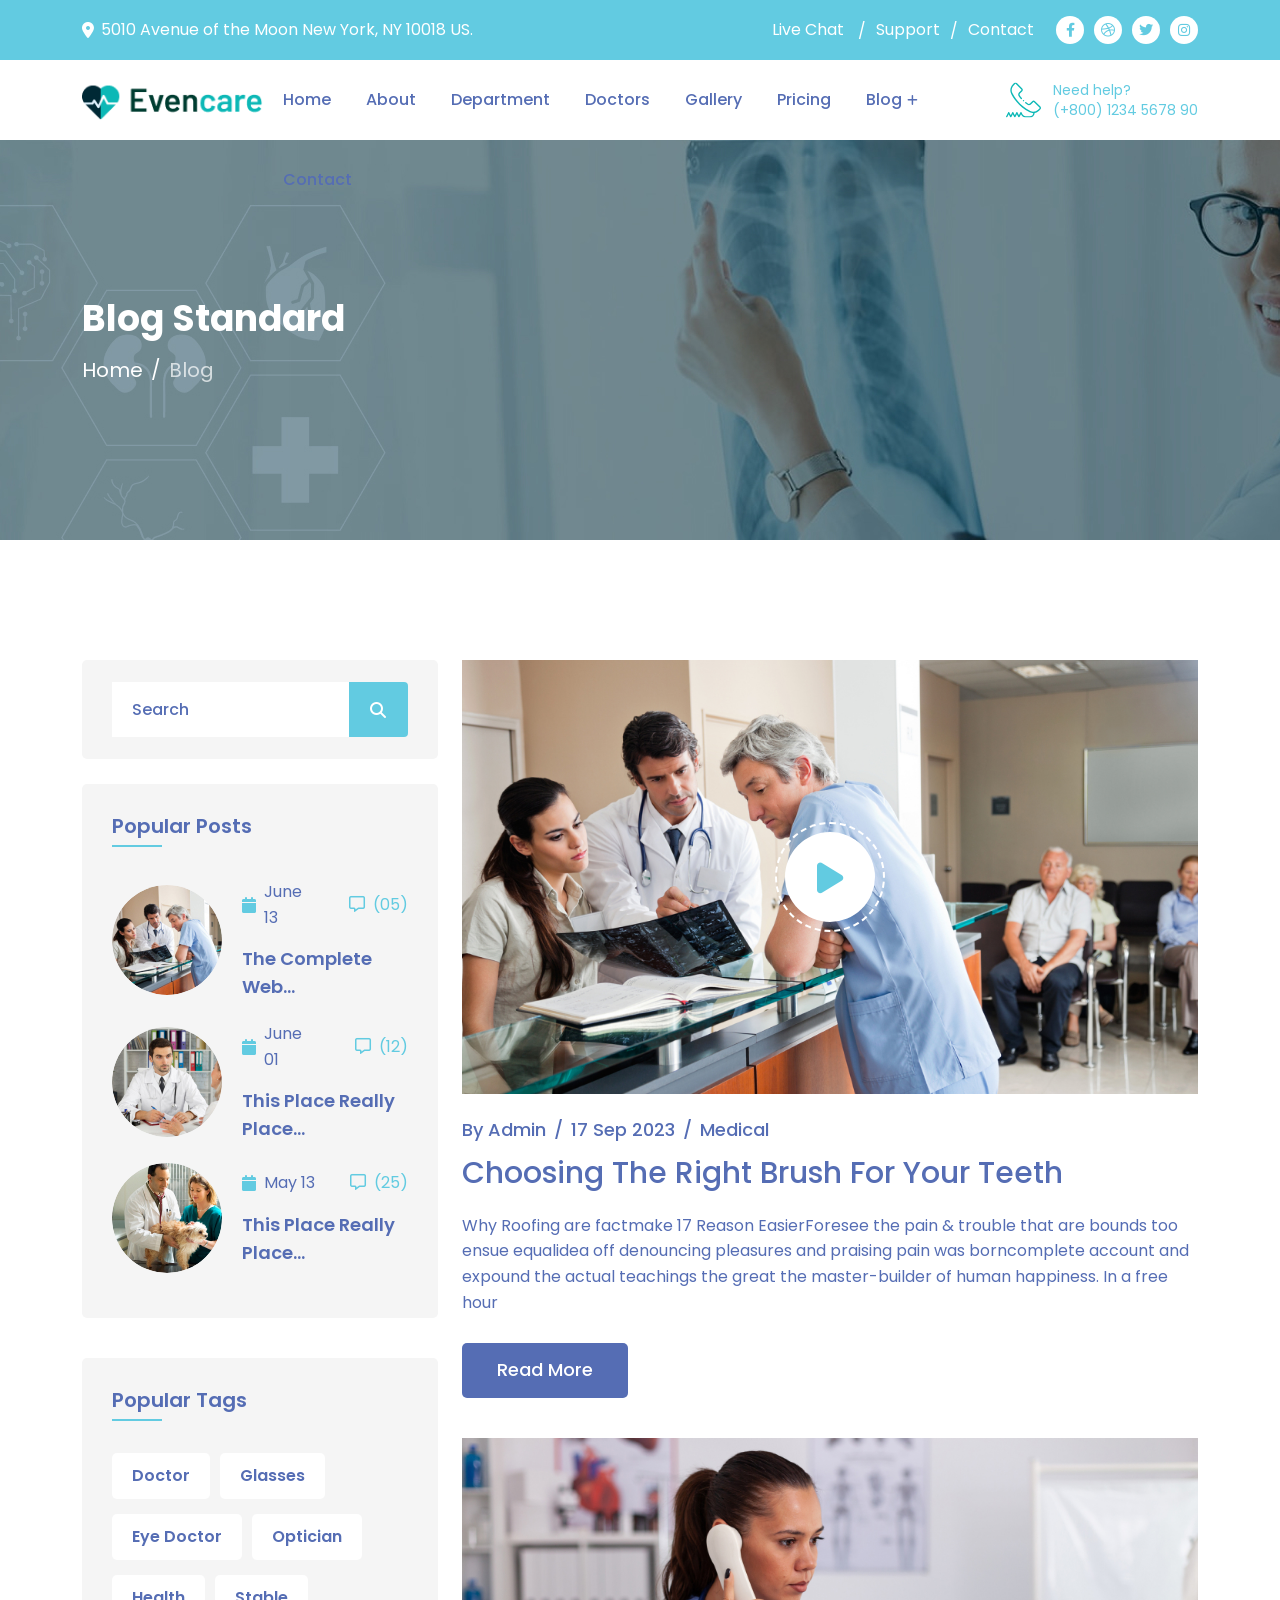
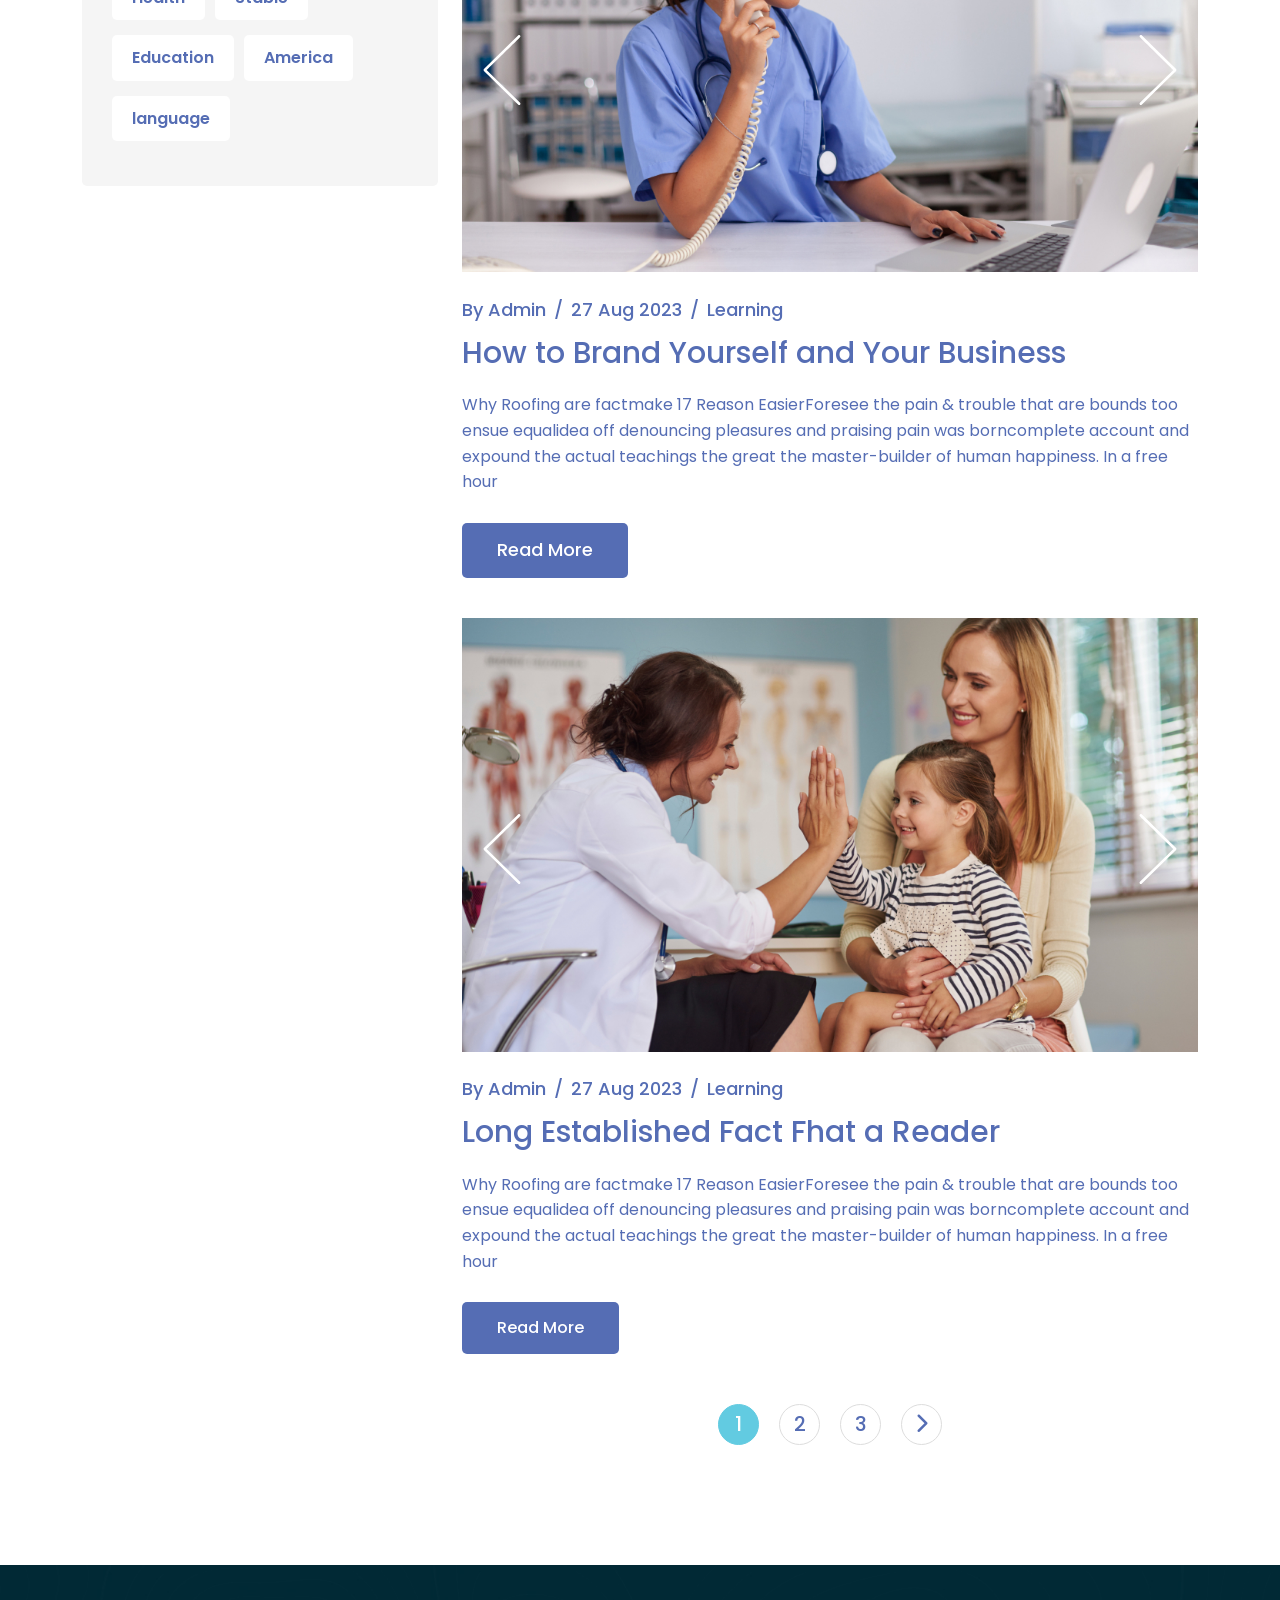
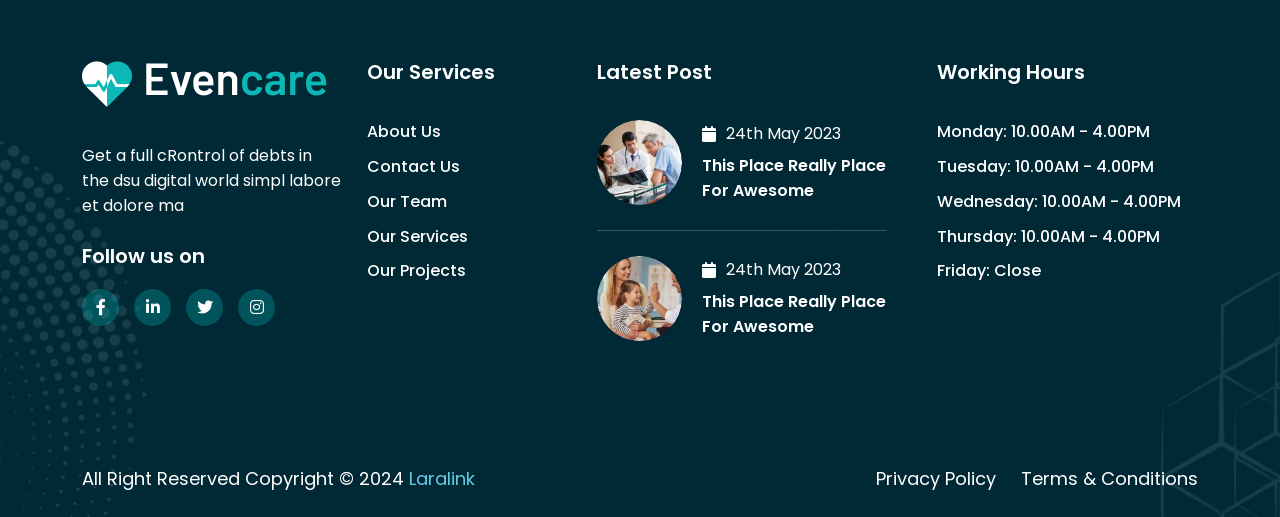
<file: blog-left-sidebar.html>
<!DOCTYPE html>
<html class="no-js" lang="en">

<head>
  <!-- Meta Tags -->
  <meta charset="utf-8">
  <meta http-equiv="x-ua-compatible" content="ie=edge">
  <meta name="viewport" content="width=device-width, initial-scale=1">
  <meta name="author" content="Laralink">
  <!-- Favicon Icon -->
  <link rel="icon" href="assets/images/icons/favicon.png">
  <!-- Site Title -->
  <title>Evencare - Medical Landing Page HTML Template</title>
  <link rel="stylesheet" href="assets/css/bootstrap.min.css">
  <link rel="stylesheet" href="assets/css/fontawesome.min.css">
  <link rel="stylesheet" href="assets/css/animate.css">
  <link rel="stylesheet" href="assets/css/animated-text.css">
  <link rel="stylesheet" href="assets/css/slick.min.css">
  <link rel="stylesheet" href="assets/css/light_gallery.min.css">
  <link rel="stylesheet" href="assets/css/odometer.css">
  <link rel="stylesheet" href="assets/css/timepicker.min.css">
  <link rel="stylesheet" href="assets/css/jquery-ui.min.css">
  <link rel="stylesheet" href="assets/css/select2.min.css">
  <link rel="stylesheet" href="assets/css/style.css">
</head>

<body>
  <!-- Start Preloader -->
  <div class="cs_preloader cs_accent_color_v1">
    <div class="cs_preloader_in">
      <div class="cs_wave_first">
        <svg enable-background="new 0 0 300.08 300.08" viewBox="0 0 300.08 300.08" xmlns="http://www.w3.org/2000/svg"><g><path d="m293.26 184.14h-82.877l-12.692-76.138c-.546-3.287-3.396-5.701-6.718-5.701-.034 0-.061 0-.089 0-3.369.027-6.199 2.523-6.677 5.845l-12.507 87.602-14.874-148.69c-.355-3.43-3.205-6.056-6.643-6.138-.048 0-.096 0-.143 0-3.39 0-6.274 2.489-6.752 5.852l-19.621 137.368h-9.405l-12.221-42.782c-.866-3.028-3.812-5.149-6.8-4.944-3.13.109-5.777 2.332-6.431 5.395l-8.941 42.332h-73.049c-3.771 0-6.82 3.049-6.82 6.82 0 3.778 3.049 6.82 6.82 6.82h78.566c3.219 0 6.002-2.251 6.67-5.408l4.406-20.856 6.09 21.313c.839 2.939 3.526 4.951 6.568 4.951h20.46c3.396 0 6.274-2.489 6.752-5.845l12.508-87.596 14.874 148.683c.355 3.437 3.205 6.056 6.643 6.138h.143c3.39 0 6.274-2.489 6.752-5.845l14.227-99.599 6.397 38.362c.546 3.287 3.396 5.702 6.725 5.702h88.66c3.771 0 6.82-3.049 6.82-6.82-.001-3.772-3.05-6.821-6.821-6.821z"></path></g>
        </svg>
      </div>
      <div class="cs_wave_second">
        <svg enable-background="new 0 0 300.08 300.08" viewBox="0 0 300.08 300.08" xmlns="http://www.w3.org/2000/svg"><g><path d="m293.26 184.14h-82.877l-12.692-76.138c-.546-3.287-3.396-5.701-6.718-5.701-.034 0-.061 0-.089 0-3.369.027-6.199 2.523-6.677 5.845l-12.507 87.602-14.874-148.69c-.355-3.43-3.205-6.056-6.643-6.138-.048 0-.096 0-.143 0-3.39 0-6.274 2.489-6.752 5.852l-19.621 137.368h-9.405l-12.221-42.782c-.866-3.028-3.812-5.149-6.8-4.944-3.13.109-5.777 2.332-6.431 5.395l-8.941 42.332h-73.049c-3.771 0-6.82 3.049-6.82 6.82 0 3.778 3.049 6.82 6.82 6.82h78.566c3.219 0 6.002-2.251 6.67-5.408l4.406-20.856 6.09 21.313c.839 2.939 3.526 4.951 6.568 4.951h20.46c3.396 0 6.274-2.489 6.752-5.845l12.508-87.596 14.874 148.683c.355 3.437 3.205 6.056 6.643 6.138h.143c3.39 0 6.274-2.489 6.752-5.845l14.227-99.599 6.397 38.362c.546 3.287 3.396 5.702 6.725 5.702h88.66c3.771 0 6.82-3.049 6.82-6.82-.001-3.772-3.05-6.821-6.821-6.821z"></path></g>
        </svg>
      </div>
    </div>
  </div>
  <!-- End Preloader -->
  <!-- Start Header Section -->
  <header class="cs_site_header cs_style_1 cs_sticky_header">
    <div class="cs_top_header cs_accent_bg_v1">
      <div class="container">
        <div class="cs_top_header_in">
          <div class="cs_top_header_left">
            <div class="cs_top_nav cs_fs_16 cs_white_color">
              <i class="fa-solid fa-location-dot"></i>5010 Avenue of the Moon New York, NY 10018 US.
            </div>
          </div>
          <div class="cs_top_header_right">
           <ul class="cs_top_nav  cs_mp0">
              <li><a href="#">Live Chat </a></li>
              <li><a href="#">Support</a></li>
              <li><a href="#">Contact</a></li>
            </ul>
            <div class="cs_social_btns cs_style_1">
              <a href="https://www.facebook.com/" target="_blank"><i class="fa-brands fa-facebook-f"></i></a>
              <a href="https://dribbble.com/" target="_blank"><i class="fa-brands fa-dribbble"></i></a>
              <a href="https://twitter.com/" target="_blank"><i class="fa-brands fa-twitter"></i></a>
              <a href="https://www.instagram.com/" target="_blank"><i class="fa-brands fa-instagram"></i></a>
            </div>
          </div>
        </div>
      </div>
    </div>
    <div class="cs_main_header">
      <div class="container">
        <div class="cs_main_header_in">
          <div class="cs_main_header_left">
            <a class="cs_site_branding" href="index.html"><img src="assets/images/logo.png" alt="Logo"></a>
            <div class="cs_nav cs_primary_font">
              <ul class="cs_nav_list">
                <li><a href="/">Home</a></li>
                <li><a href="/#about">About</a></li>
                <li><a href="/#services">Department</a></li>
                <li><a href="/#doctors">Doctors</a></li>
                <li><a href="/#gallery">Gallery</a></li>
                <li><a href="/#pricing">Pricing</a></li>
                <li class="menu_item_has_children"><a href="/#blog">Blog</a>
                  <ul>
                    <li><a href="blog-right-sidebar.html">Blog Right Sidebar</a></li>
                    <li><a href="blog-left-sidebar.html">Blog Left Sidebar</a></li>
                    <li><a href="blog-list.html">Blog List</a></li>
                    <li><a href="blog-grid.html">Blog Grid</a></li>
                    <li><a href="blog-details-right-sidebar.html">Blog Details Right Sidebar</a></li>
                    <li><a href="blog-details-left-sidebar.html">Blog Details Left Sidebar</a></li>
                    <li><a href="blog-details-no-sidebar.html">Blog Details No Sidebar</a></li>
                  </ul>
                </li>
                <li><a href="/#contact">Contact</a></li>
              </ul>
            </div>
          </div>
          <div class="cs_main_header_right cs_accent_color_v1">
            <div class="cs_header_contact">
              <div class="cs_header_contact_icon text-accent">
                <img src="assets/images/icons/phone_icon_3.svg" alt="">
              </div>
              <div class="cs_header_contact_right">
                <h3 class="cs_fs_14 cs_normal cs_accent_color_v1 mb-0">Need help?</h3>
                <h3 class="cs_fs_14 cs_normal cs_accent_color_v1 mb-0">(+800) 1234 5678 90</h3>
              </div>
            </div>
          </div>
        </div>
      </div>
    </div>
  </header>
  <!-- End Header Section -->
  <!-- Start Hero Section -->
  <section class="cs_page_header cs_bg_filed cs_primary_bg" data-src="assets/images/hero_bg_2.jpeg">
    <div class="container">
      <div class="cs_page_header_text">
        <h1 class="cs_page_title cs_fs_45 cs_white_color cs_bold">Blog Standard</h1>
        <nav aria-label="breadcrumb">
          <ol class="breadcrumb cs_fs_24 cs_white_color mb-0">
            <li class="breadcrumb-item"><a href="index.html">Home</a></li>
            <li class="breadcrumb-item active" aria-current="page">Blog</li>
          </ol>
        </nav>
      </div>
    </div>
  </section>
  <!-- End Hero Section -->
  <!-- Start Blog Section -->
  <div class="cs_height_120 cs_height_lg_80"></div>
  <div class="container">
    <div class="row cs_gap_y_50">
      <aside class="col-xl-4 col-lg-5">
        <div class="cs_height_0 cs_height_lg_50"></div>
        <div class="cs_sidebar cs_style_1">
          <div class="cs_sidebar_widget cs_radius_5 cs_search">
            <div class="cs_search_box cs_radius_5">
              <input type="text" placeholder="Search">
              <span class="cs_search_icon cs_accent_bg_v1 cs_white_color">
                <i class="fa-solid fa-magnifying-glass"></i>
              </span>
            </div>
          </div>
          <div class="cs_sidebar_widget cs_radius_5">
            <h3 class="cs_sidebar_title cs_fs_24 cs_semibold">Popular Posts</h3>
            <div class="cs_post cs_style_2">
              <a href="blog-details-right-sidebar.html" class="cs_post_thumb cs_type_2 cs_zoom">
                <img src="assets/images/latest_post_3.jpeg" alt="Image" class="cs_zoom_in">
              </a>
              <div class="cs_post_info">
                <ul class="cs_post_meta cs_type_2 cs_mp0 cs_primary_color">
                  <li><i class="fa-solid fa-calendar cs_accent_color_v1"></i>June 13</li>
                  <li class="cs_accent_color_v1">
                    <a href="blog-details-right-sidebar.html" class="cs_accent_color_v1"><i class="fa-regular fa-message">
                      </i></a>(05)</li>
                </ul>
                <h4 class="cs_post_title cs_fs_18 cs_semibold mb-0"><a href="blog-details-right-sidebar.html">The Complete Web <br> Developer Guideline</a>
                </h4>
              </div>
            </div>
            <div class="cs_post cs_style_2">
              <a href="blog-details-right-sidebar.html" class="cs_post_thumb cs_type_2 cs_zoom">
                <img src="assets/images/latest_post_4.jpeg" alt="Image" class="cs_zoom_in">
              </a>
              <div class="cs_post_info">
                <ul class="cs_post_meta cs_type_2 cs_mp0 cs_primary_color">
                  <li>
                    <i class="fa-solid fa-calendar cs_accent_color_v1"></i>June 01
                  </li>
                  <li class="cs_accent_color_v1"><a href="blog-details-right-sidebar.html" class="cs_accent_color_v1">
                      <i class="fa-regular fa-message"></i></a>(12)
                  </li>
                </ul>
                <h4 class="cs_post_title cs_fs_18 cs_semibold mb-0"><a href="blog-details-right-sidebar.html">This Place Really Place<br> For Awesome Moment
                  </a></h4>
              </div>
            </div>
            <div class="cs_post cs_style_2">
              <a href="blog-details-right-sidebar.html" class="cs_post_thumb cs_type_2 cs_zoom">
                <img src="assets/images/latest_post_5.jpeg" alt="Image" class="cs_zoom_in">
              </a>
              <div class="cs_post_info">
                <ul class="cs_post_meta cs_type_2 cs_mp0 cs_primary_color">
                  <li>
                    <i class="fa-solid fa-calendar cs_accent_color_v1"></i>May 13
                  </li>
                  <li class="cs_accent_color_v1">
                    <a href="blog-details-right-sidebar.html" class="cs_accent_color_v1"><i class="fa-regular fa-message">
                      </i></a>(25)
                    </li>
                </ul>
                <h4 class="cs_post_title cs_fs_18 cs_semibold mb-0">
                  <a href="blog-details-right-sidebar.html">This Place Really Place <br> For Awesome Moment</a>
                </h4>
              </div>
            </div>
          </div>
          <div class="cs_sidebar_widget cs_radius_5">
            <div class="cs_sidebar_tags">
              <h3 class="cs_sidebar_title cs_fs_24 cs_semibold">Popular Tags</h3>
              <div class="cs_tag_list">
                <a href="#" class="cs_tag_link cs_primary_color cs_semibold cs_radius_5">Doctor</a>
                <a href="#" class="cs_tag_link cs_primary_color cs_semibold cs_radius_5">Glasses</a>
                <a href="#" class="cs_tag_link cs_primary_color cs_semibold cs_radius_5">Eye Doctor</a>
                <a href="#" class="cs_tag_link cs_primary_color cs_semibold cs_radius_5">Optician</a>
                <a href="#" class="cs_tag_link cs_primary_color cs_semibold cs_radius_5">Health</a>
                <a href="#" class="cs_tag_link cs_primary_color cs_semibold cs_radius_5">Stable</a>
                <a href="#" class="cs_tag_link cs_primary_color cs_semibold cs_radius_5">Education</a>
                <a href="#" class="cs_tag_link cs_primary_color cs_semibold cs_radius_5">America</a>
                <a href="#" class="cs_tag_link cs_primary_color cs_semibold cs_radius_5">language</a>
              </div>
            </div>
          </div>
        </div>
      </aside>
      <div class="col-xl-8 col-lg-7">
        <article class="cs_post cs_style_3">
          <div class="cs_post_thumb position-relative">
            <img src="assets/images/post_4.jpeg" alt="Post Image">
            <a href="https://www.youtube.com/embed/2MEy18SPIDM"
              class="cs_play_btn cs_center cs_video_open cs_video_block cs_white_bg cs_accent_color_v1">
              <i class="fa-solid fa-play"></i>
            </a>
          </div>
          <div class="cs_post_meta cs_fs_18 cs_primary_color cs_medium">
            <nav aria-label="breadcrumb">
              <ol class="breadcrumb mb-0">
                <li class="breadcrumb-item">By Admin</li>
                <li class="breadcrumb-item">17 Sep 2023</li>
                <li class="breadcrumb-item">Medical</li>
              </ol>
            </nav>
          </div>
          <h3 class="cs_post_title cs_fs_35 cs_medium"><a href="blog-details-right-sidebar.html">Choosing The Right Brush For Your Teeth</a></h3>
          <p class="cs_post_subtitle">Why Roofing are factmake 17 Reason EasierForesee the pain & trouble that are bounds too ensue equalidea off denouncing pleasures and praising pain was borncomplete account and expound the actual teachings the great the master-builder of human happiness. In a free hour</p>
          <a href="blog-details-right-sidebar.html"
            class="cs_btn cs_style_1 cs_primary_bg cs_fs_18 cs_white_color cs_medium cs_radius_5">
            Read More</a>
        </article>
        <article class="cs_post cs_style_3">
          <div class="cs_slider">
            <div class="cs_slider_container" data-autoplay="0" data-loop="1" data-speed="600" data-center="0"
              data-slides-per-view="responsive" data-xs-slides="1" data-sm-slides="1" data-md-slides="1"
              data-lg-slides="1" data-add-slides="1">
              <div class="cs_slider_wrapper">
                <div class="slick_slide_in">
                  <div class="cs_post_thumb">
                    <img src="assets/images/post_5.jpeg" alt="Post Image">
                  </div>
                </div>
                <div class="slick_slide_in">
                  <div class="cs_post_thumb">
                    <img src="assets/images/post_6.jpeg" alt="Post Image">
                  </div>
                </div>
                <div class="slick_slide_in">
                  <div class="cs_post_thumb">
                    <img src="assets/images/post_4.jpeg" alt="Post Image">
                  </div>
                </div>
              </div>
            </div>
            <div class="cs_slider_arrows">
              <div class="cs_left_arrow cs_slider_arrow">
                <svg width="80" height="80" viewBox="0 0 80 80" fill="none" xmlns="http://www.w3.org/2000/svg">
                  <path d="M21.9303 39.1076L56.3163 5.3576C57.4773 4.23866 59.238 5.97205 58.0679 7.14235C58.068 7.14227 24.5908 39.9999 24.5908 39.9999L58.068 72.8576C58.5605 73.3416 58.5679 74.1326 58.0845 74.6258C57.6002 75.1182 56.809 75.1253 56.3163 74.6423L21.9303 40.8923C21.4372 40.425 21.4345 39.5749 21.9303 39.1076Z" fill="white" />
                </svg>
              </div>
              <div class="cs_right_arrow cs_slider_arrow">
                <svg width="80" height="80" viewBox="0 0 80 80" fill="none" xmlns="http://www.w3.org/2000/svg">
                  <path d="M58.0697 39.1076L23.6837 5.3576C22.5227 4.23866 20.762 5.97205 21.9321 7.14235C21.932 7.14227 55.4092 39.9999 55.4092 39.9999L21.932 72.8576C21.4395 73.3416 21.4321 74.1326 21.9155 74.6258C22.3998 75.1182 23.191 75.1253 23.6837 74.6423L58.0697 40.8923C58.5628 40.425 58.5655 39.5749 58.0697 39.1076Z" fill="white" />
                </svg>
              </div>
            </div>
          </div>
          <div class="cs_post_meta cs_fs_18 cs_primary_color cs_medium">
            <nav aria-label="breadcrumb">
              <ol class="breadcrumb mb-0">
                <li class="breadcrumb-item">By Admin</li>
                <li class="breadcrumb-item">27 Aug 2023</li>
                <li class="breadcrumb-item">Learning</li>
              </ol>
            </nav>
          </div>
          <h3 class="cs_post_title cs_fs_35 cs_medium"><a href="blog-details-right-sidebar.html">How to Brand Yourself and Your Business</a></h3>
          <p class="cs_post_subtitle">Why Roofing are factmake 17 Reason EasierForesee the pain & trouble that are bounds too ensue equalidea off denouncing pleasures and praising pain was borncomplete account and expound the actual teachings the great the master-builder of human happiness. In a free hour</p>
          <a href="blog-details-right-sidebar.html"
            class="cs_btn cs_style_1 cs_primary_bg cs_fs_18 cs_white_color cs_medium cs_radius_5">
            Read More</a>
        </article>
        <article class="cs_post cs_style_3">
          <div class="cs_slider">
            <div class="cs_slider_container" data-autoplay="0" data-loop="1" data-speed="600" data-center="0"
              data-slides-per-view="responsive" data-xs-slides="1" data-sm-slides="1" data-md-slides="1"
              data-lg-slides="1" data-add-slides="1">
              <div class="cs_slider_wrapper">
                <div class="slick_slide_in">
                  <div class="cs_post_thumb">
                    <img src="assets/images/post_6.jpeg" alt="Post Image">
                  </div>
                </div>
                <div class="slick_slide_in">
                  <div class="cs_post_thumb">
                    <img src="assets/images/post_5.jpeg" alt="Post Image">
                  </div>
                </div>
                <div class="slick_slide_in">
                  <div class="cs_post_thumb">
                    <img src="assets/images/post_4.jpeg" alt="Post Image">
                  </div>
                </div>
              </div>
            </div>
            <div class="cs_slider_arrows">
              <div class="cs_left_arrow cs_slider_arrow">
                <svg width="80" height="80" viewBox="0 0 80 80" fill="none" xmlns="http://www.w3.org/2000/svg">
                  <path d="M21.9303 39.1076L56.3163 5.3576C57.4773 4.23866 59.238 5.97205 58.0679 7.14235C58.068 7.14227 24.5908 39.9999 24.5908 39.9999L58.068 72.8576C58.5605 73.3416 58.5679 74.1326 58.0845 74.6258C57.6002 75.1182 56.809 75.1253 56.3163 74.6423L21.9303 40.8923C21.4372 40.425 21.4345 39.5749 21.9303 39.1076Z" fill="white" />
                </svg>
              </div>
              <div class="cs_right_arrow cs_slider_arrow">
                <svg width="80" height="80" viewBox="0 0 80 80" fill="none" xmlns="http://www.w3.org/2000/svg">
                  <path d="M58.0697 39.1076L23.6837 5.3576C22.5227 4.23866 20.762 5.97205 21.9321 7.14235C21.932 7.14227 55.4092 39.9999 55.4092 39.9999L21.932 72.8576C21.4395 73.3416 21.4321 74.1326 21.9155 74.6258C22.3998 75.1182 23.191 75.1253 23.6837 74.6423L58.0697 40.8923C58.5628 40.425 58.5655 39.5749 58.0697 39.1076Z" fill="white" />
                </svg>
              </div>
            </div>
          </div>
          <div class="cs_post_meta cs_fs_18 cs_primary_color cs_medium">
            <nav aria-label="breadcrumb">
              <ol class="breadcrumb mb-0">
                <li class="breadcrumb-item">By Admin</li>
                <li class="breadcrumb-item">27 Aug 2023</li>
                <li class="breadcrumb-item">Learning</li>
              </ol>
            </nav>
          </div>
          <h3 class="cs_post_title cs_fs_35 cs_medium"><a href="blog-details-right-sidebar.html">Long Established Fact Fhat a
              Reader</a></h3>
          <p class="cs_post_subtitle">Why Roofing are factmake 17 Reason EasierForesee the pain & trouble that are bounds too ensue equalidea off denouncing pleasures and praising pain was borncomplete account and expound the actual teachings the great the master-builder of human happiness. In a free hour</p>
          <a href="blog-details-right-sidebar.html" class="cs_btn cs_style_1 cs_primary_bg cs_white_color cs_medium cs_radius_5">
            Read More</a>
        </article>
        <ul class="cs_pagination_box cs_mp0">
          <li><a class="cs_pagination_item cs_center cs_fs_20 cs_medium active" href="#">1</a></li>
          <li><a class="cs_pagination_item cs_center cs_fs_20 cs_medium" href="#">2</a></li>
          <li><a class="cs_pagination_item cs_center cs_fs_20 cs_medium" href="#">3</a></li>
          <li><a href="#" class="cs_pagination_item cs_center cs_fs_20 cs_medium"><i class="fa-solid fa-chevron-right"></i></a></li>
        </ul>
      </div>
    </div>
  </div>
  <div class="cs_height_120 cs_height_lg_80"></div>
  <!-- End Blog Section -->
  <!-- Start footer -->
  <footer class="cs_footer cs_style_1 cs_bg_filed cs_primary_bg" data-src="assets/images/footer_bg.jpeg">
    <div class="container">
      <div class="cs_height_95 cs_height_lg_65"></div>
      <div class="cs_footer_main">
        <div class="row cs_gap_y_30">
          <div class="col-lg-3">
            <div class="cs_footer_widget cs_text_widget">
              <img src="assets/images/footer_logo.png" alt="Logo">
              <p class="cs_fs_18 cs_white_color">Get a full cRontrol of debts in the dsu digital world simpl labore et dolore ma</p>
              <h3 class="cs_fs_24 cs_white_color cs_semibold">Follow us on</h3>
              <div class="cs_social_btns cs_style_1 cs_white_color">
                <a href="https://www.facebook.com/" target="_blank"><i class="fa-brands fa-facebook-f"></i></a>
                <a href="linkedin.com" target="_blank"><i class="fa-brands fa-linkedin-in"></i></a>
                <a href="https://twitter.com/" target="_blank"><i class="fa-brands fa-twitter"></i></a>
                <a href="https://www.instagram.com/" target="_blank"><i class="fa-brands fa-instagram"></i></a>
              </div>
            </div>
          </div>
          <div class="col-lg-2">
            <div class="cs_footer_widget cs_menu_widget">
              <h3 class="cs_footer_widget_title cs_fs_24 cs_semibold cs_white_color">Our Services</h3>
              <ul class="cs_fs_18 cs_white_color cs_fs_18 cs_medium cs_mp0">
                <li><a href="#about">About Us</a></li>
                <li><a href="#contact">Contact Us</a></li>
                <li><a href="#doctors">Our Team</a></li>
                <li><a href="#services">Our Services</a></li>
                <li><a href="#gallery">Our Projects</a></li>
              </ul>
            </div>
          </div>
          <div class="col-lg-4">
            <div class="cs_footer_widget cs_post_widget">
              <h3 class="cs_footer_widget_title cs_fs_24 cs_semibold cs_white_color">Latest Post</h3>
              <article class="cs_post cs_style_2">
                <a href="blog-details-right-sidebar.html" class="cs_post_thumb cs_zoom">
                  <img src="assets/images/latest_post_1.jpeg" alt="Post Thumb" class="cs_zoom_in">
                </a>
                <div class="cs_post_info">
                  <div class="cs_post_meta cs_white_color">
                    <i class="fa-solid fa-calendar"></i>24th May 2023
                  </div>
                  <h3 class="cs_post_title cs_fs_18 cs_white_color cs_semibold mb-0"><a href="blog-details-right-sidebar.html">This Place Really Place For Awesome</a></h3>
                </div>
              </article>
              <hr>
              <article class="cs_post cs_style_2">
                <a href="blog-details-right-sidebar.html" class="cs_post_thumb cs_zoom">
                  <img src="assets/images/latest_post_2.jpeg" alt="Post Thumb" class="cs_zoom_in">
                </a>
                <div class="cs_post_info">
                  <div class="cs_post_meta cs_white_color">
                    <i class="fa-solid fa-calendar"></i>24th May 2023
                  </div>
                  <h3 class="cs_post_title cs_fs_18 cs_white_color cs_semibold mb-0"><a href="blog-details-right-sidebar.html">This Place Really Place For Awesome</a></h3>
                </div>
              </article>
            </div>
          </div>
          <div class="col-lg-3">
            <div class="cs_footer_widget cs_menu_widget">
              <h3 class="cs_footer_widget_title cs_fs_24 cs_semibold cs_white_color">Working Hours</h3>
              <ul class="cs_contact_info cs_fs_18 cs_white_color cs_medium cs_mp0">
                <li>Monday: 10.00AM - 4.00PM </li>
                <li>Tuesday: 10.00AM - 4.00PM </li>
                <li>Wednesday: 10.00AM - 4.00PM</li>
                <li>Thursday: 10.00AM - 4.00PM </li>
                <li>Friday: Close</li>
              </ul>
            </div>
          </div>
        </div>
      </div>
    </div>
    <div class="cs_footer_bottom">
      <div class="container">
        <div class="cs_footer_bottom_text">
          <div class="cs-copyright cs_fs_18 cs_white_color">All Right Reserved Copyright &copy; 2024 <a
              href="https://themeforest.net/user/laralink" target="_blank"
              class="cs_profile_link cs_accent_color_v1">Laralink</a>
          </div>
          <ul class="cs_footer_links cs_mp0  cs_fs_18 cs_white_color">
            <li><a href="#">Privacy Policy</a></li>
            <li><a href="#">Terms & Conditions</a></li>
          </ul>
        </div>
      </div>
    </div>
  </footer>
  <!-- End footer -->
  <!-- Script -->
  <script src="assets/js/jquery-3.6.0.min.js"></script>
  <script src="assets/js/wow.min.js"></script>
  <script src="assets/js/jquery.slick.min.js"></script>
  <script src="assets/js/light_gallery.min.js"></script>
  <script src="assets/js/odometer.js"></script>
  <script src="assets/js/isotope.pkg.min.js"></script>
  <script src="assets/js/jquery-timepicker.min.js"></script>
  <script src="assets/js/jquery-ui.min.js"></script>
  <script src="assets/js/select2.min.js"></script>
  <script src="assets/js/animated-text.min.js"></script>
  <script src="assets/js/ripple.min.js"></script>
  <script src="assets/js/YTPlayer.min.js"></script>
  <script src="assets/js/main.js"></script>
</body>

</html>
</file>
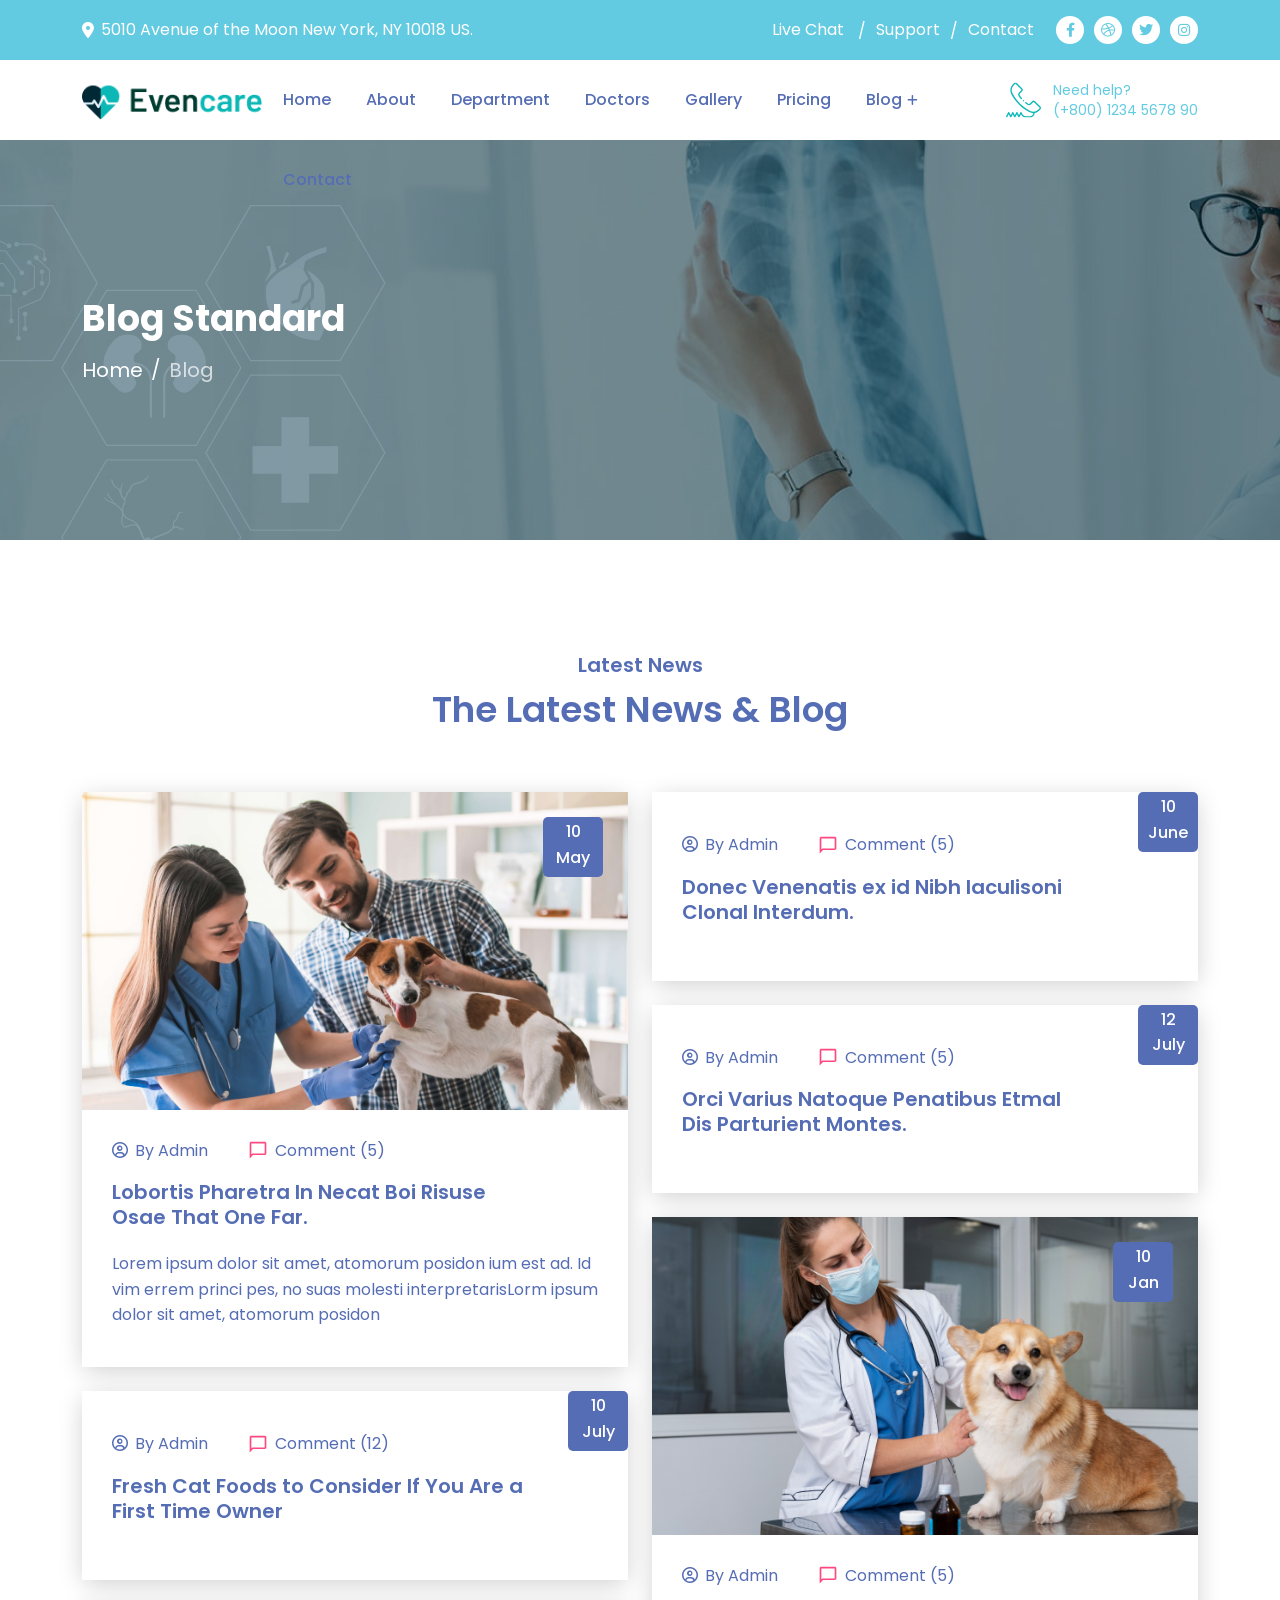
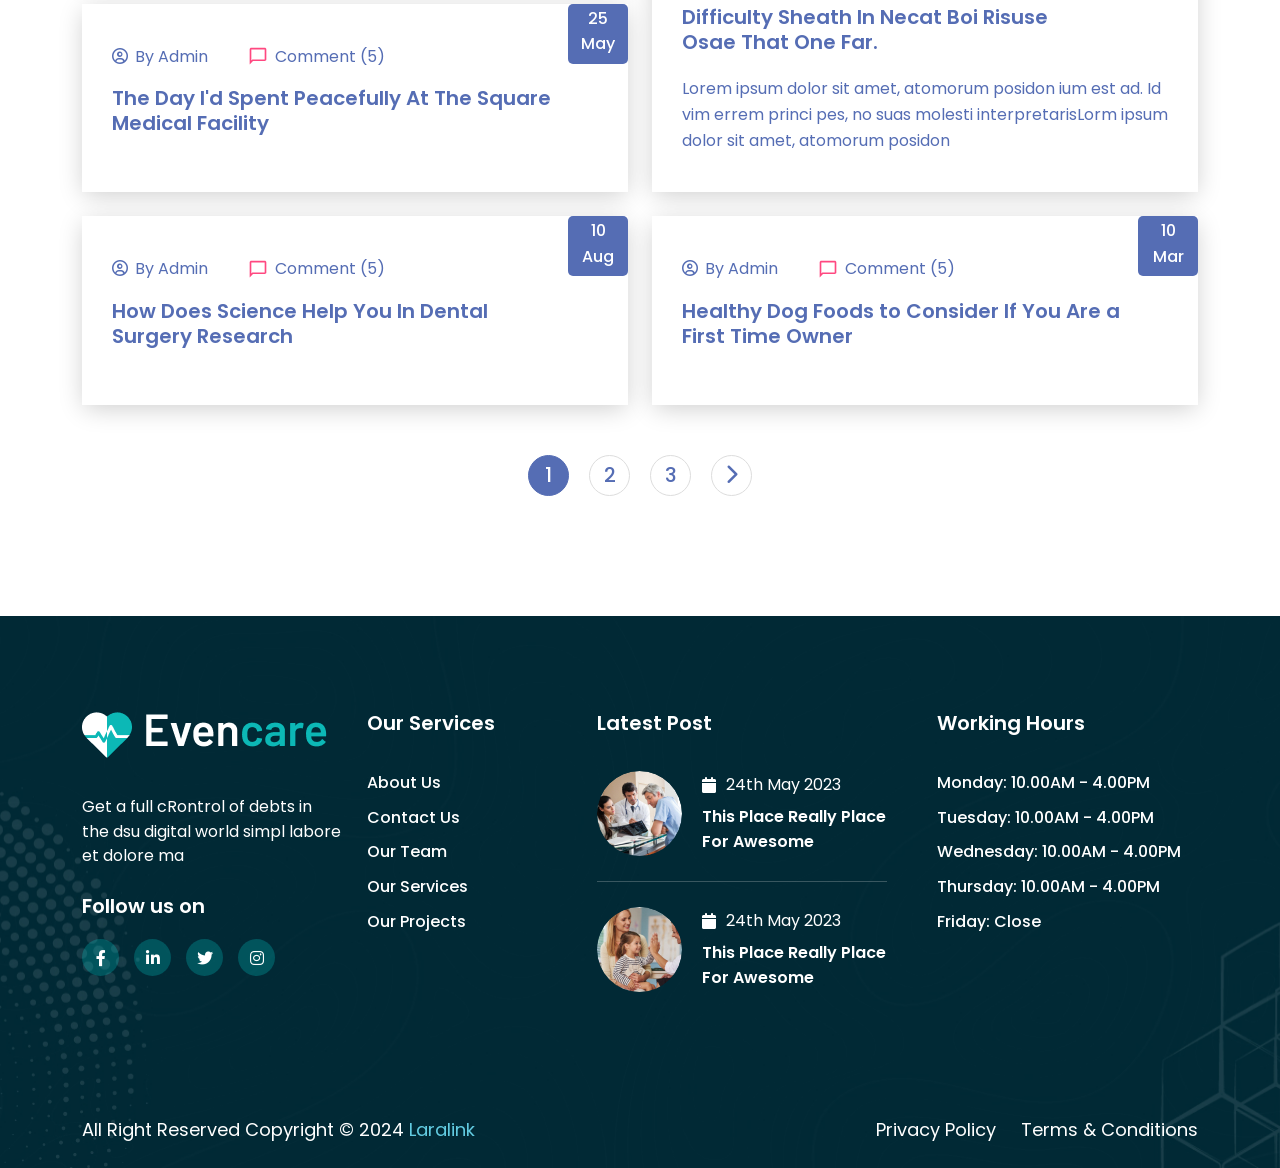
<file: blog-list.html>
<!DOCTYPE html>
<html class="no-js" lang="en">

<head>
  <!-- Meta Tags -->
  <meta charset="utf-8">
  <meta http-equiv="x-ua-compatible" content="ie=edge">
  <meta name="viewport" content="width=device-width, initial-scale=1">
  <meta name="author" content="Laralink">
  <!-- Favicon Icon -->
  <link rel="icon" href="assets/images/icons/favicon.png">
  <!-- Site Title -->
  <title>Evencare - Medical Landing Page HTML Template</title>
  <link rel="stylesheet" href="assets/css/bootstrap.min.css">
  <link rel="stylesheet" href="assets/css/fontawesome.min.css">
  <link rel="stylesheet" href="assets/css/animate.css">
  <link rel="stylesheet" href="assets/css/animated-text.css">
  <link rel="stylesheet" href="assets/css/slick.min.css">
  <link rel="stylesheet" href="assets/css/light_gallery.min.css">
  <link rel="stylesheet" href="assets/css/odometer.css">
  <link rel="stylesheet" href="assets/css/timepicker.min.css">
  <link rel="stylesheet" href="assets/css/jquery-ui.min.css">
  <link rel="stylesheet" href="assets/css/select2.min.css">
  <link rel="stylesheet" href="assets/css/style.css">
</head>

<body>
  <!-- Start Preloader -->
  <div class="cs_preloader cs_accent_color_v1">
    <div class="cs_preloader_in">
      <div class="cs_wave_first">
        <svg enable-background="new 0 0 300.08 300.08" viewBox="0 0 300.08 300.08" xmlns="http://www.w3.org/2000/svg">
          <g>
            <path
              d="m293.26 184.14h-82.877l-12.692-76.138c-.546-3.287-3.396-5.701-6.718-5.701-.034 0-.061 0-.089 0-3.369.027-6.199 2.523-6.677 5.845l-12.507 87.602-14.874-148.69c-.355-3.43-3.205-6.056-6.643-6.138-.048 0-.096 0-.143 0-3.39 0-6.274 2.489-6.752 5.852l-19.621 137.368h-9.405l-12.221-42.782c-.866-3.028-3.812-5.149-6.8-4.944-3.13.109-5.777 2.332-6.431 5.395l-8.941 42.332h-73.049c-3.771 0-6.82 3.049-6.82 6.82 0 3.778 3.049 6.82 6.82 6.82h78.566c3.219 0 6.002-2.251 6.67-5.408l4.406-20.856 6.09 21.313c.839 2.939 3.526 4.951 6.568 4.951h20.46c3.396 0 6.274-2.489 6.752-5.845l12.508-87.596 14.874 148.683c.355 3.437 3.205 6.056 6.643 6.138h.143c3.39 0 6.274-2.489 6.752-5.845l14.227-99.599 6.397 38.362c.546 3.287 3.396 5.702 6.725 5.702h88.66c3.771 0 6.82-3.049 6.82-6.82-.001-3.772-3.05-6.821-6.821-6.821z">
            </path>
          </g>
        </svg>
      </div>
      <div class="cs_wave_second">
        <svg enable-background="new 0 0 300.08 300.08" viewBox="0 0 300.08 300.08" xmlns="http://www.w3.org/2000/svg">
          <g>
            <path
              d="m293.26 184.14h-82.877l-12.692-76.138c-.546-3.287-3.396-5.701-6.718-5.701-.034 0-.061 0-.089 0-3.369.027-6.199 2.523-6.677 5.845l-12.507 87.602-14.874-148.69c-.355-3.43-3.205-6.056-6.643-6.138-.048 0-.096 0-.143 0-3.39 0-6.274 2.489-6.752 5.852l-19.621 137.368h-9.405l-12.221-42.782c-.866-3.028-3.812-5.149-6.8-4.944-3.13.109-5.777 2.332-6.431 5.395l-8.941 42.332h-73.049c-3.771 0-6.82 3.049-6.82 6.82 0 3.778 3.049 6.82 6.82 6.82h78.566c3.219 0 6.002-2.251 6.67-5.408l4.406-20.856 6.09 21.313c.839 2.939 3.526 4.951 6.568 4.951h20.46c3.396 0 6.274-2.489 6.752-5.845l12.508-87.596 14.874 148.683c.355 3.437 3.205 6.056 6.643 6.138h.143c3.39 0 6.274-2.489 6.752-5.845l14.227-99.599 6.397 38.362c.546 3.287 3.396 5.702 6.725 5.702h88.66c3.771 0 6.82-3.049 6.82-6.82-.001-3.772-3.05-6.821-6.821-6.821z">
            </path>
          </g>
        </svg>
      </div>
    </div>
  </div>
  <!-- End Preloader -->
  <!-- Start Header Section -->
  <header class="cs_site_header cs_style_1 cs_sticky_header">
    <div class="cs_top_header cs_accent_bg_v1">
      <div class="container">
        <div class="cs_top_header_in">
          <div class="cs_top_header_left">
            <div class="cs_top_nav cs_fs_16 cs_white_color">
              <i class="fa-solid fa-location-dot"></i>5010 Avenue of the Moon New York, NY 10018 US.
            </div>
          </div>
          <div class="cs_top_header_right">
           <ul class="cs_top_nav  cs_mp0">
              <li><a href="#">Live Chat </a></li>
              <li><a href="#">Support</a></li>
              <li><a href="#">Contact</a></li>
            </ul>
            <div class="cs_social_btns cs_style_1">
              <a href="https://www.facebook.com/" target="_blank"><i class="fa-brands fa-facebook-f"></i></a>
              <a href="https://dribbble.com/" target="_blank"><i class="fa-brands fa-dribbble"></i></a>
              <a href="https://twitter.com/" target="_blank"><i class="fa-brands fa-twitter"></i></a>
              <a href="https://www.instagram.com/" target="_blank"><i class="fa-brands fa-instagram"></i></a>
            </div>
          </div>
        </div>
      </div>
    </div>
    <div class="cs_main_header">
      <div class="container">
        <div class="cs_main_header_in">
          <div class="cs_main_header_left">
            <a class="cs_site_branding" href="index.html">
              <img src="assets/images/logo.png" alt="Logo">
            </a>
            <div class="cs_nav cs_primary_font">
              <ul class="cs_nav_list">
                <li><a href="/">Home</a></li>
                <li><a href="/#about">About</a></li>
                <li><a href="/#services">Department</a></li>
                <li><a href="/#doctors">Doctors</a></li>
                <li><a href="/#gallery">Gallery</a></li>
                <li><a href="/#pricing">Pricing</a></li>
                <li class="menu_item_has_children"><a href="/#blog">Blog</a>
                  <ul>
                    <li><a href="blog-right-sidebar.html">Blog Right Sidebar</a></li>
                    <li><a href="blog-left-sidebar.html">Blog Left Sidebar</a></li>
                    <li><a href="blog-list.html">Blog List</a></li>
                    <li><a href="blog-grid.html">Blog Grid</a></li>
                    <li><a href="blog-details-right-sidebar.html">Blog Details Right Sidebar</a></li>
                    <li><a href="blog-details-left-sidebar.html">Blog Details Left Sidebar</a></li>
                    <li><a href="blog-details-no-sidebar.html">Blog Details No Sidebar</a></li>
                  </ul>
                </li>
                <li><a href="/#contact">Contact</a></li>
              </ul>
            </div>
          </div>
          <div class="cs_main_header_right cs_accent_color_v1">
            <div class="cs_header_contact">
              <div class="cs_header_contact_icon text-accent">
                <img src="assets/images/icons/phone_icon_3.svg" alt="">
              </div>
              <div class="cs_header_contact_right">
                <h3 class="cs_fs_14 cs_normal cs_accent_color_v1 mb-0">Need help?</h3>
                <h3 class="cs_fs_14 cs_normal cs_accent_color_v1 mb-0">(+800) 1234 5678 90</h3>
              </div>
            </div>
          </div>
        </div>
      </div>
    </div>
  </header>
  <!-- End Header Section -->
  <!-- Start Hero Section -->
  <section class="cs_page_header cs_bg_filed cs_primary_bg" data-src="assets/images/hero_bg_2.jpeg">
    <div class="container">
      <div class="cs_page_header_text">
        <h1 class="cs_page_title cs_fs_45 cs_white_color cs_bold">Blog Standard</h1>
        <nav aria-label="breadcrumb">
          <ol class="breadcrumb cs_fs_24 cs_white_color mb-0">
            <li class="breadcrumb-item"><a href="index.html">Home</a></li>
            <li class="breadcrumb-item active" aria-current="page">Blog</li>
          </ol>
        </nav>
      </div>
    </div>
  </section>
  <!-- End Hero Section -->
  <!-- Start Blog Section -->
  <div class="cs_height_120 cs_height_lg_80"></div>
  <div class="container">
    <div class="cs_section_heading cs_style_1 text-center">
      <h3 class="cs_section_title_up cs_accent_color_v3 cs_semibold cs_fs_24">Latest News</h3>
      <h2 class="cs_section_title cs_semibold cs_fs_45 mb-0">The Latest News & Blog</h2>
    </div>
    <div class="cs_height_60 cs_height_lg_40"></div>
    <div class="cs_post_grid cs_type_2">
      <article class="cs_post cs_style_5">
        <a href="blog-details-right-sidebar.html" class="cs_post_thumb cs_zoom position-relative">
          <img src="assets/images/post_10.jpeg" alt="Post Thumb" class="cs_zoom_in">
          <div class="cs_posted_by cs_primary_bg cs_white_color cs_medium cs_radius_2 position-absolute">
            10 May</div>
        </a>
        <div class="cs_post_info cs_white_bg">
          <div class="cs_post_meta_wrap">
            <div class="cs_post_meta">
              <div class="cs_post_meta_icon cs_accent_color_v3">
                <i class="fa-regular fa-circle-user"></i>
              </div>
              <a href="blog-details-right-sidebar.html" class="mb-0">By Admin</a>
            </div>
            <div class="cs_post_meta">
              <div class="cs_post_meta_icon cs_accent_color_v3">
                <img src="assets/images/icons/comment_icon3.svg" alt="Icon">
              </div>
              <a href="blog-details-right-sidebar.html" class="mb-0">Comment (5)</a>
            </div>
          </div>
          <h3 class="cs_post_title cs_fs_24 cs_semibold">
            <a href="blog-details-right-sidebar.html">Lobortis Pharetra In Necat Boi Risuse <br> Osae That One Far.</a>
          </h3>
          <p class="cs_post_subtitle mb-0">Lorem ipsum dolor sit amet, atomorum posidon ium est ad. Id vim errem princi pes, no suas molesti interpretarisLorm ipsum dolor sit amet, atomorum posidon</p>
        </div>
      </article>
      <article class="cs_post cs_style_5 position-relative">
        <div class="cs_posted_by cs_primary_bg cs_white_color cs_medium cs_radius_2 position-absolute">
          10 June</div>
        <div class="cs_post_info cs_white_bg">
          <div class="cs_post_meta_wrap">
            <div class="cs_post_meta">
              <div class="cs_post_meta_icon cs_accent_color_v3">
                <i class="fa-regular fa-circle-user"></i>
              </div>
              <a href="blog-details-right-sidebar.html" class="mb-0">By Admin</a>
            </div>
            <div class="cs_post_meta">
              <div class="cs_post_meta_icon cs_accent_color_v3">
                <img src="assets/images/icons/comment_icon3.svg" alt="Icon">
              </div>
              <a href="blog-details-right-sidebar.html" class="mb-0">Comment (5)</a>
            </div>
          </div>
          <h3 class="cs_post_title cs_fs_24 cs_semibold">
            <a href="blog-details-right-sidebar.html">Donec Venenatis ex id Nibh Iaculisoni <br> Clonal Interdum.</a>
          </h3>
        </div>
      </article>
      <article class="cs_post cs_style_5 position-relative">
        <div class="cs_posted_by cs_primary_bg cs_white_color cs_medium cs_radius_2 position-absolute">
          12 July</div>
        <div class="cs_post_info cs_white_bg">
          <div class="cs_post_meta_wrap">
            <div class="cs_post_meta">
              <div class="cs_post_meta_icon cs_accent_color_v3">
                <i class="fa-regular fa-circle-user"></i>
              </div>
              <a href="blog-details-right-sidebar.html" class="mb-0">By Admin</a>
            </div>
            <div class="cs_post_meta">
              <div class="cs_post_meta_icon cs_accent_color_v3">
                <img src="assets/images/icons/comment_icon3.svg" alt="Icon">
              </div>
              <a href="blog-details-right-sidebar.html" class="mb-0">Comment (5)</a>
            </div>
          </div>
          <h3 class="cs_post_title cs_fs_24 cs_semibold">
            <a href="blog-details-right-sidebar.html">Orci Varius Natoque Penatibus Etmal <br> Dis Parturient Montes.</a>
          </h3>
        </div>
      </article>
      <article class="cs_post cs_style_5">
        <a href="blog-details-right-sidebar.html" class="cs_post_thumb cs_zoom position-relative">
          <img src="assets/images/post_14.jpeg" alt="Post Thumb" class="cs_zoom_in">
          <div class="cs_posted_by cs_primary_bg cs_white_color cs_medium cs_radius_2 position-absolute">
            10 Jan</div>
        </a>
        <div class="cs_post_info cs_white_bg">
          <div class="cs_post_meta_wrap">
            <div class="cs_post_meta">
              <div class="cs_post_meta_icon cs_accent_color_v3">
                <i class="fa-regular fa-circle-user"></i>
              </div>
              <a href="blog-details-right-sidebar.html" class="mb-0">By Admin</a>
            </div>
            <div class="cs_post_meta">
              <div class="cs_post_meta_icon cs_accent_color_v3">
                <img src="assets/images/icons/comment_icon3.svg" alt="Icon">
              </div>
              <a href="blog-details-right-sidebar.html" class="mb-0">Comment (5)</a>
            </div>
          </div>
          <h3 class="cs_post_title cs_fs_24 cs_semibold">
            <a href="blog-details-right-sidebar.html">Difficulty Sheath In Necat Boi Risuse <br> Osae That One Far.</a>
          </h3>
          <p class="cs_post_subtitle mb-0">Lorem ipsum dolor sit amet, atomorum posidon ium est ad. Id vim errem princi pes, no suas molesti interpretarisLorm ipsum dolor sit amet, atomorum posidon</p>
        </div>
      </article>
      <article class="cs_post cs_style_5 position-relative">
        <div class="cs_posted_by cs_primary_bg cs_white_color cs_medium cs_radius_2 position-absolute">
          10 July</div>
        <div class="cs_post_info cs_white_bg">
          <div class="cs_post_meta_wrap">
            <div class="cs_post_meta">
              <div class="cs_post_meta_icon cs_accent_color_v3">
                <i class="fa-regular fa-circle-user"></i>
              </div>
              <a href="blog-details-right-sidebar.html" class="mb-0">By Admin</a>
            </div>
            <div class="cs_post_meta">
              <div class="cs_post_meta_icon cs_accent_color_v3">
                <img src="assets/images/icons/comment_icon3.svg" alt="Icon">
              </div>
              <a href="blog-details-right-sidebar.html" class="mb-0">Comment (12)</a>
            </div>
          </div>
          <h3 class="cs_post_title cs_fs_24 cs_semibold">
            <a href="blog-details-right-sidebar.html">Fresh Cat Foods to Consider If You Are a <br> First Time Owner</a>
          </h3>
        </div>
      </article>
      <article class="cs_post cs_style_5 position-relative">
        <div class="cs_posted_by cs_primary_bg cs_white_color cs_medium cs_radius_2 position-absolute">
          25 May</div>
        <div class="cs_post_info cs_white_bg">
          <div class="cs_post_meta_wrap">
            <div class="cs_post_meta">
              <div class="cs_post_meta_icon cs_accent_color_v3">
                <i class="fa-regular fa-circle-user"></i>
              </div>
              <a href="blog-details-right-sidebar.html" class="mb-0">By Admin</a>
            </div>
            <div class="cs_post_meta">
              <div class="cs_post_meta_icon cs_accent_color_v3">
                <img src="assets/images/icons/comment_icon3.svg" alt="Icon">
              </div>
              <a href="blog-details-right-sidebar.html" class="mb-0">Comment (5)</a>
            </div>
          </div>
          <h3 class="cs_post_title cs_fs_24 cs_semibold">
            <a href="blog-details-right-sidebar.html">The Day I'd Spent Peacefully At The Square <br> Medical Facility</a>
          </h3>
        </div>
      </article>
      <article class="cs_post cs_style_5 position-relative">
        <div class="cs_posted_by cs_primary_bg cs_white_color cs_medium cs_radius_2 position-absolute">
          10 Aug</div>
        <div class="cs_post_info cs_white_bg">
          <div class="cs_post_meta_wrap">
            <div class="cs_post_meta">
              <div class="cs_post_meta_icon cs_accent_color_v3">
                <i class="fa-regular fa-circle-user"></i>
              </div>
              <a href="blog-details-right-sidebar.html" class="mb-0">By Admin</a>
            </div>
            <div class="cs_post_meta">
              <div class="cs_post_meta_icon cs_accent_color_v3">
                <img src="assets/images/icons/comment_icon3.svg" alt="Icon">
              </div>
              <a href="blog-details-right-sidebar.html" class="mb-0">Comment (5)</a>
            </div>
          </div>
          <h3 class="cs_post_title cs_fs_24 cs_semibold">
            <a href="blog-details-right-sidebar.html">How Does Science Help You In Dental <br> Surgery Research</a>
          </h3>
        </div>
      </article>
      <article class="cs_post cs_style_5 position-relative">
        <div class="cs_posted_by cs_primary_bg cs_white_color cs_medium cs_radius_2 position-absolute">
          10 Mar</div>
        <div class="cs_post_info cs_white_bg">
          <div class="cs_post_meta_wrap">
            <div class="cs_post_meta">
              <div class="cs_post_meta_icon cs_accent_color_v3">
                <i class="fa-regular fa-circle-user"></i>
              </div>
              <a href="blog-details-right-sidebar.html" class="mb-0">By Admin</a>
            </div>
            <div class="cs_post_meta">
              <div class="cs_post_meta_icon cs_accent_color_v3">
                <img src="assets/images/icons/comment_icon3.svg" alt="Icon">
              </div>
              <a href="blog-details-right-sidebar.html" class="mb-0">Comment (5)</a>
            </div>
          </div>
          <h3 class="cs_post_title cs_fs_24 cs_semibold">
            <a href="blog-details-right-sidebar.html">Healthy Dog Foods to Consider If You Are a <br> First Time Owner</a>
          </h3>
        </div>
      </article>
    </div>
    <ul class="cs_pagination_box cs_mp0 cs_version_3">
      <li><a class="cs_pagination_item cs_center cs_fs_20 cs_medium active" href="#">1</a></li>
      <li><a class="cs_pagination_item cs_center cs_fs_20 cs_medium" href="#">2</a></li>
      <li><a class="cs_pagination_item cs_center cs_fs_20 cs_medium" href="#">3</a></li>
      <li><a href="#" class="cs_pagination_item cs_center cs_fs_20 cs_medium">
        <i class="fa-solid fa-chevron-right"></i></a></li>
    </ul>
  </div>
  <div class="cs_height_120 cs_height_lg_80"></div>
  <!-- End Blog Section -->
  <!-- Start footer -->
  <footer class="cs_footer cs_style_1 cs_bg_filed cs_primary_bg" data-src="assets/images/footer_bg.jpeg">
    <div class="container">
      <div class="cs_height_95 cs_height_lg_65"></div>
      <div class="cs_footer_main">
        <div class="row cs_gap_y_30">
          <div class="col-lg-3">
            <div class="cs_footer_widget cs_text_widget">
              <img src="assets/images/footer_logo.png" alt="Logo">
              <p class="cs_fs_18 cs_white_color">Get a full cRontrol of debts in the dsu digital world simpl labore et dolore ma</p>
              <h3 class="cs_fs_24 cs_white_color cs_semibold">Follow us on</h3>
              <div class="cs_social_btns cs_style_1 cs_white_color">
                <a href="https://www.facebook.com/" target="_blank"><i class="fa-brands fa-facebook-f"></i></a>
                <a href="linkedin.com" target="_blank"><i class="fa-brands fa-linkedin-in"></i></a>
                <a href="https://twitter.com/" target="_blank"><i class="fa-brands fa-twitter"></i></a>
                <a href="https://www.instagram.com/" target="_blank"><i class="fa-brands fa-instagram"></i></a>
              </div>
            </div>
          </div>
          <div class="col-lg-2">
            <div class="cs_footer_widget cs_menu_widget">
              <h3 class="cs_footer_widget_title cs_fs_24 cs_semibold cs_white_color">Our Services</h3>
              <ul class="cs_fs_18 cs_white_color cs_fs_18 cs_medium cs_mp0">
                <li><a href="#about">About Us</a></li>
                <li><a href="#contact">Contact Us</a></li>
                <li><a href="#doctors">Our Team</a></li>
                <li><a href="#services">Our Services</a></li>
                <li><a href="#gallery">Our Projects</a></li>
              </ul>
            </div>
          </div>
          <div class="col-lg-4">
            <div class="cs_footer_widget cs_post_widget">
              <h3 class="cs_footer_widget_title cs_fs_24 cs_semibold cs_white_color">Latest Post</h3>
              <article class="cs_post cs_style_2">
                <a href="blog-details-right-sidebar.html" class="cs_post_thumb cs_zoom">
                  <img src="assets/images/latest_post_1.jpeg" alt="Post Thumb" class="cs_zoom_in">
                </a>
                <div class="cs_post_info">
                  <div class="cs_post_meta cs_white_color">
                    <i class="fa-solid fa-calendar"></i>24th May 2023
                  </div>
                  <h3 class="cs_post_title cs_fs_18 cs_white_color cs_semibold mb-0"><a href="blog-details-right-sidebar.html">This Place Really Place For Awesome</a></h3>
                </div>
              </article>
              <hr>
              <article class="cs_post cs_style_2">
                <a href="blog-details-right-sidebar.html" class="cs_post_thumb cs_zoom">
                  <img src="assets/images/latest_post_2.jpeg" alt="Post Thumb" class="cs_zoom_in">
                </a>
                <div class="cs_post_info">
                  <div class="cs_post_meta cs_white_color">
                    <i class="fa-solid fa-calendar"></i>24th May 2023
                  </div>
                  <h3 class="cs_post_title cs_fs_18 cs_white_color cs_semibold mb-0"><a href="blog-details-right-sidebar.html">This Place Really Place For Awesome</a></h3>
                </div>
              </article>
            </div>
          </div>
          <div class="col-lg-3">
            <div class="cs_footer_widget cs_menu_widget">
              <h3 class="cs_footer_widget_title cs_fs_24 cs_semibold cs_white_color">Working Hours</h3>
              <ul class="cs_contact_info cs_fs_18 cs_white_color cs_medium cs_mp0">
                <li>Monday: 10.00AM - 4.00PM </li>
                <li>Tuesday: 10.00AM - 4.00PM </li>
                <li>Wednesday: 10.00AM - 4.00PM</li>
                <li>Thursday: 10.00AM - 4.00PM </li>
                <li>Friday: Close</li>
              </ul>
            </div>
          </div>
        </div>
      </div>
    </div>
    <div class="cs_footer_bottom">
      <div class="container">
        <div class="cs_footer_bottom_text">
          <div class="cs-copyright cs_fs_18 cs_white_color">All Right Reserved Copyright &copy; 2024 <a
              href="https://themeforest.net/user/laralink" target="_blank" class="cs_profile_link cs_accent_color_v1">Laralink</a>
          </div>
          <ul class="cs_footer_links cs_mp0  cs_fs_18 cs_white_color">
            <li><a href="#">Privacy Policy</a></li>
            <li><a href="#">Terms & Conditions</a></li>
          </ul>
        </div>
      </div>
    </div>
  </footer>
  <!-- End footer -->
  <!-- Script -->
  <script src="assets/js/jquery-3.6.0.min.js"></script>
  <script src="assets/js/wow.min.js"></script>
  <script src="assets/js/jquery.slick.min.js"></script>
  <script src="assets/js/light_gallery.min.js"></script>
  <script src="assets/js/odometer.js"></script>
  <script src="assets/js/isotope.pkg.min.js"></script>
  <script src="assets/js/jquery-timepicker.min.js"></script>
  <script src="assets/js/jquery-ui.min.js"></script>
  <script src="assets/js/select2.min.js"></script>
  <script src="assets/js/animated-text.min.js"></script>
  <script src="assets/js/ripple.min.js"></script>
  <script src="assets/js/YTPlayer.min.js"></script>
  <script src="assets/js/main.js"></script>
</body>
</html>
</file>
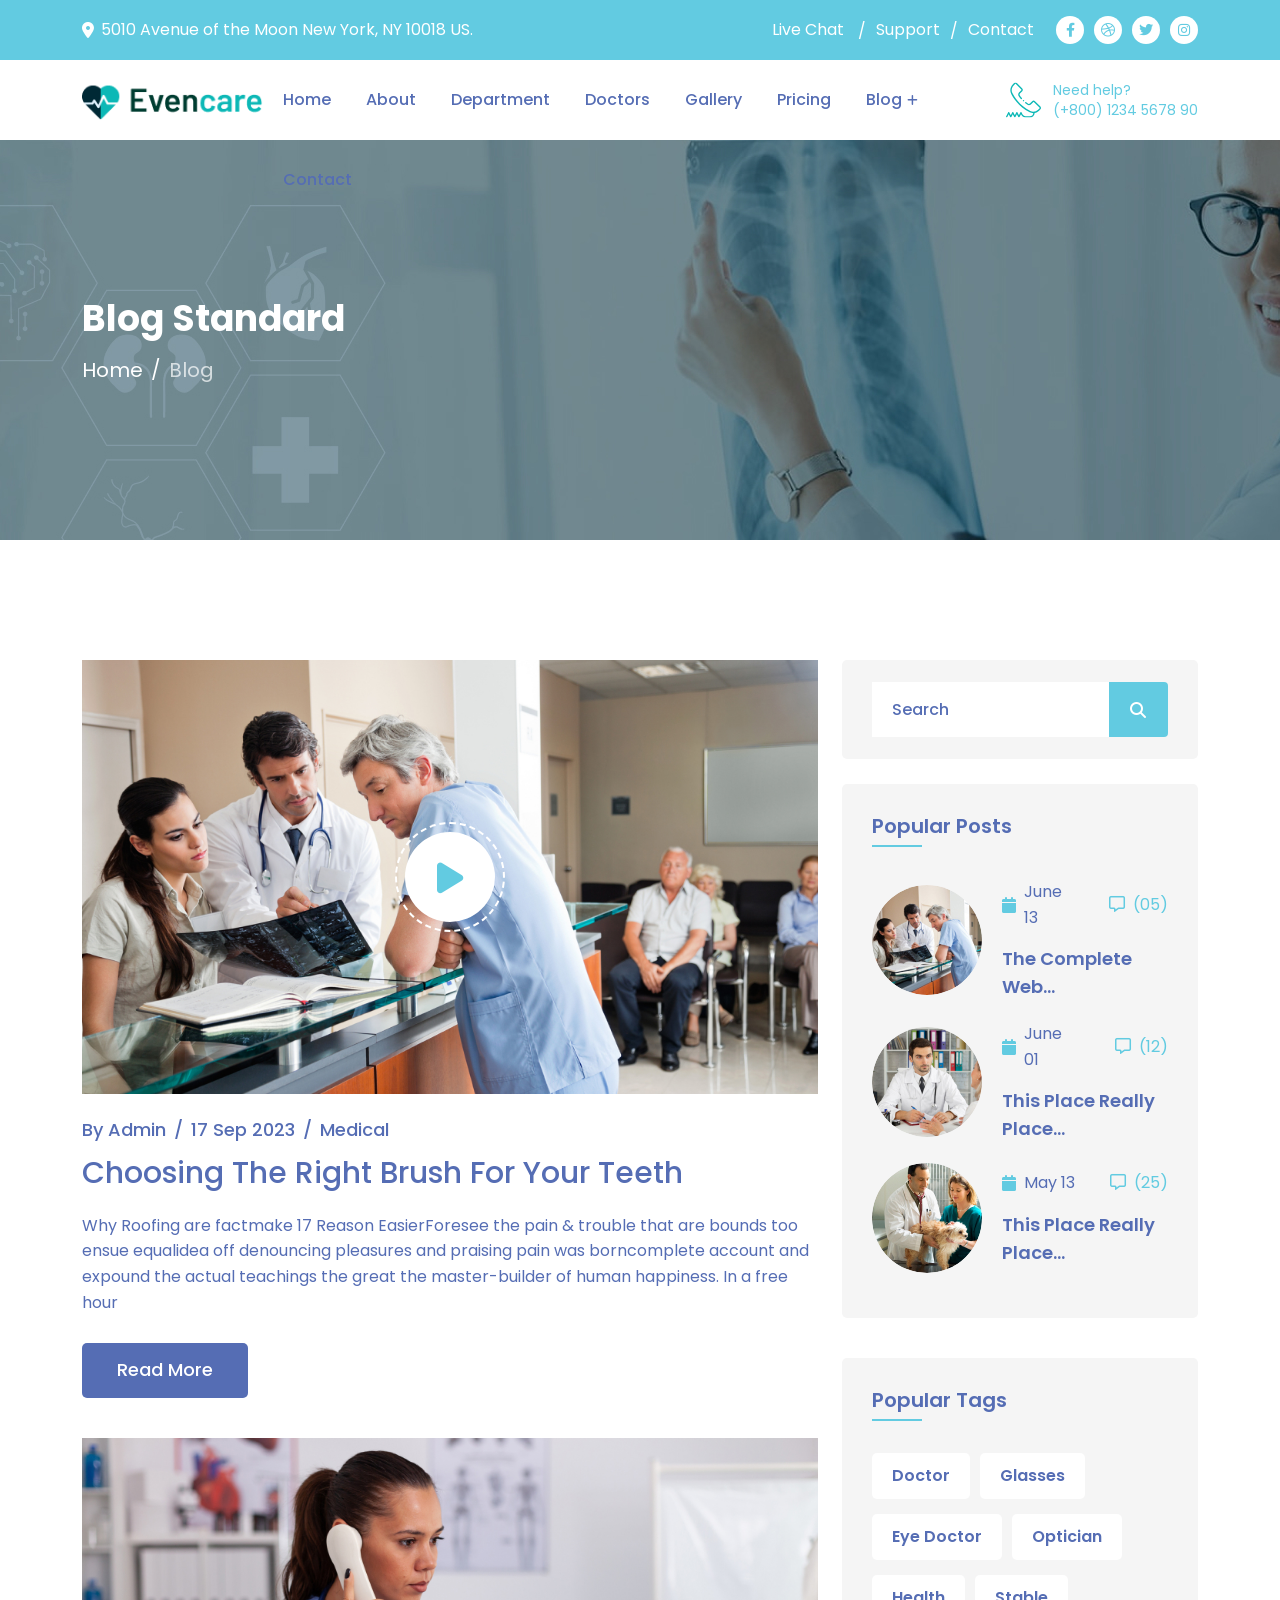
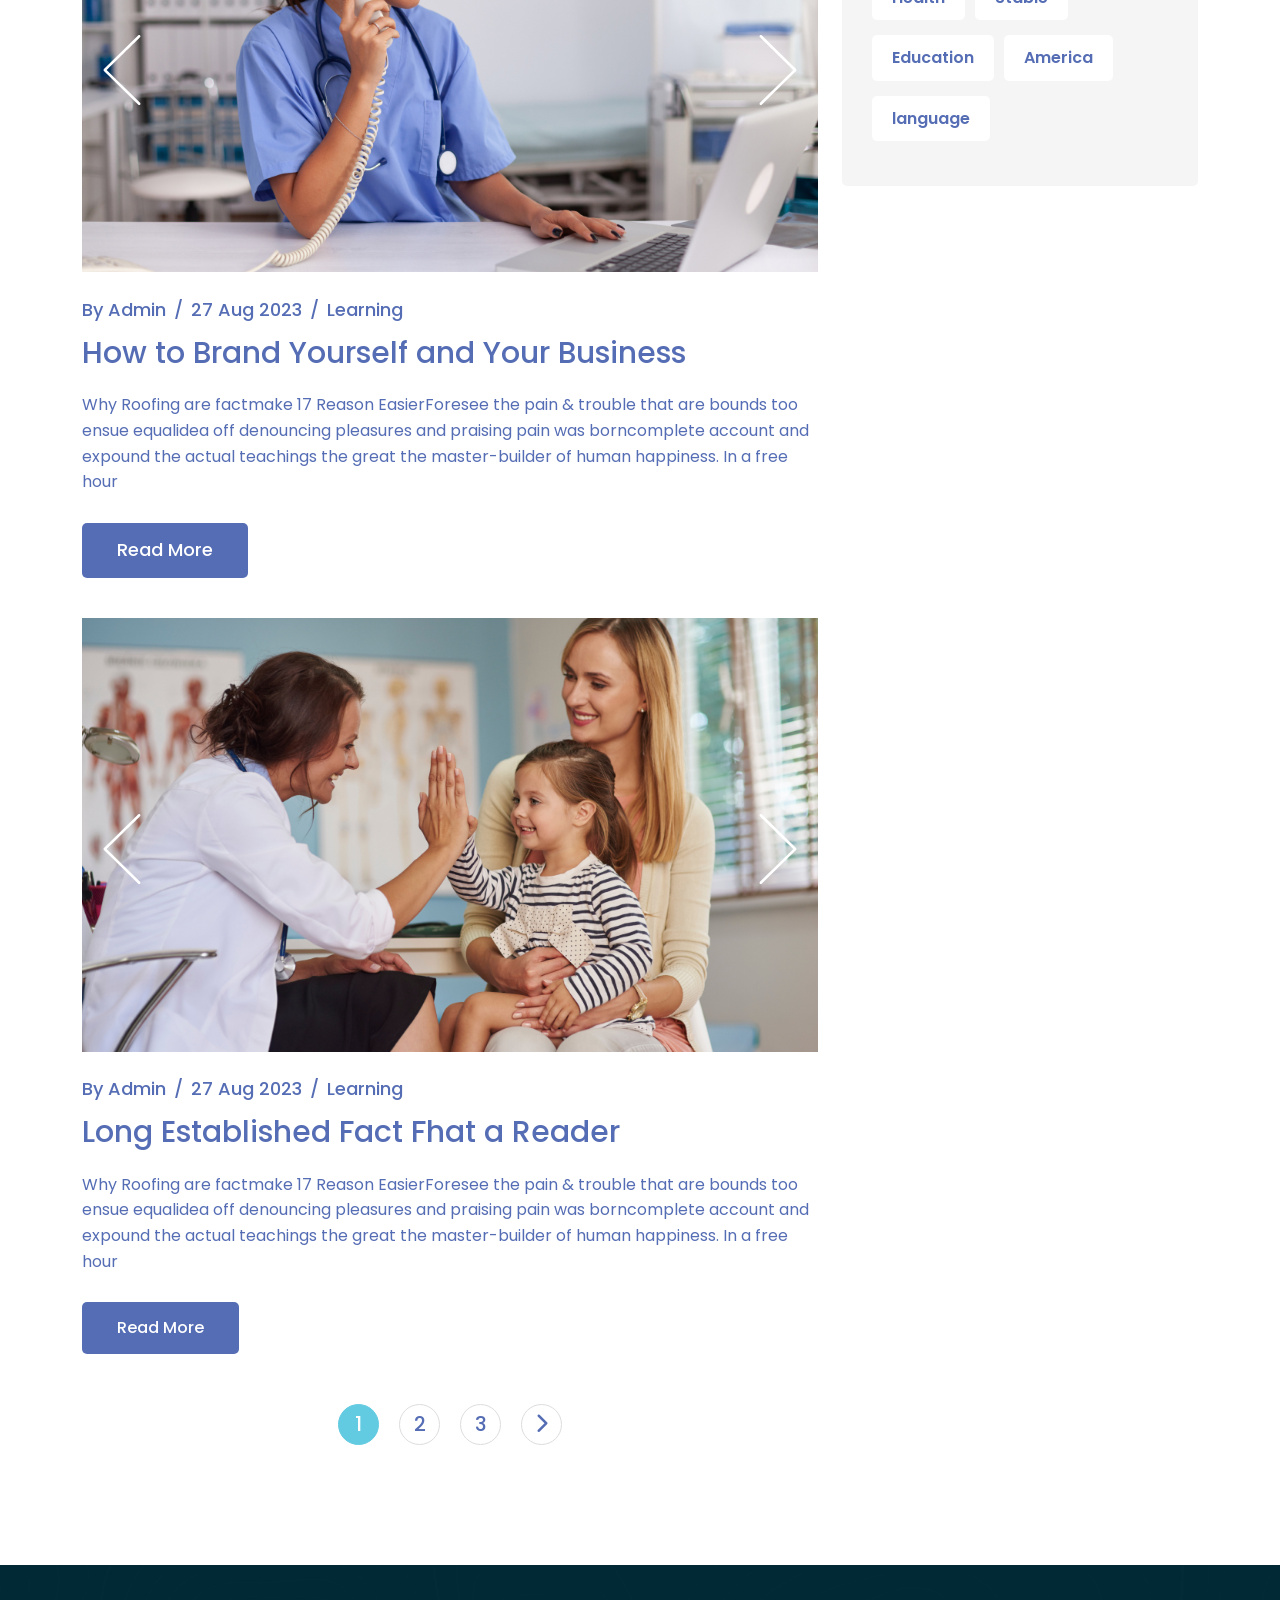
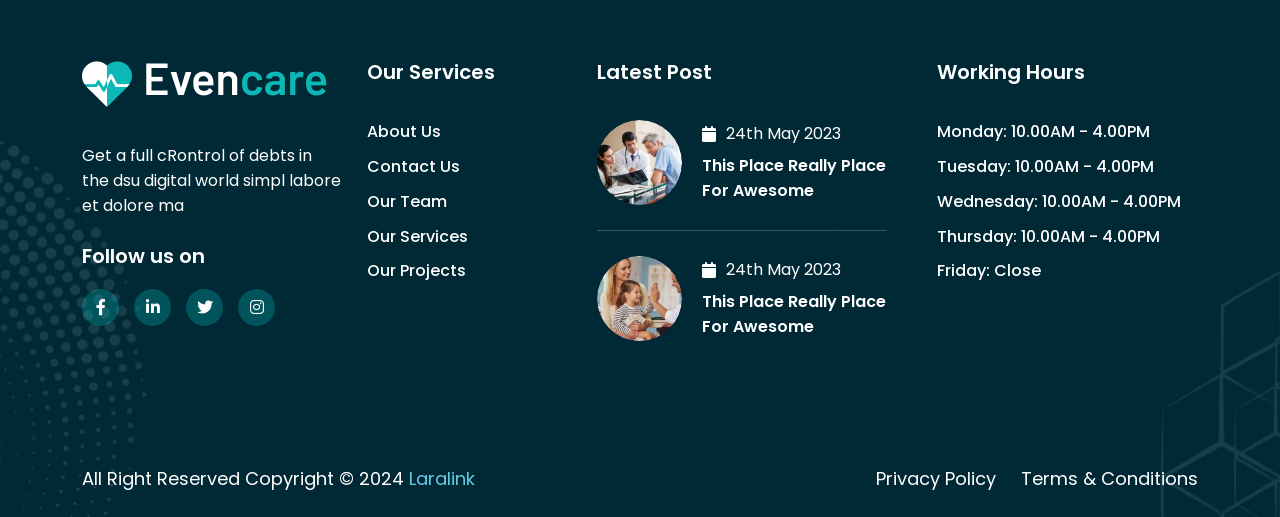
<file: blog-right-sidebar.html>
<!DOCTYPE html>
<html class="no-js" lang="en">

<head>
  <!-- Meta Tags -->
  <meta charset="utf-8">
  <meta http-equiv="x-ua-compatible" content="ie=edge">
  <meta name="viewport" content="width=device-width, initial-scale=1">
  <meta name="author" content="Laralink">
  <!-- Favicon Icon -->
  <link rel="icon" href="assets/images/icons/favicon.png">
  <!-- Site Title -->
  <title>Evencare - Medical Landing Page HTML Template</title>
  <link rel="stylesheet" href="assets/css/bootstrap.min.css">
  <link rel="stylesheet" href="assets/css/fontawesome.min.css">
  <link rel="stylesheet" href="assets/css/animate.css">
  <link rel="stylesheet" href="assets/css/animated-text.css">
  <link rel="stylesheet" href="assets/css/slick.min.css">
  <link rel="stylesheet" href="assets/css/light_gallery.min.css">
  <link rel="stylesheet" href="assets/css/odometer.css">
  <link rel="stylesheet" href="assets/css/timepicker.min.css">
  <link rel="stylesheet" href="assets/css/jquery-ui.min.css">
  <link rel="stylesheet" href="assets/css/select2.min.css">
  <link rel="stylesheet" href="assets/css/style.css">
</head>

<body>
  <!-- Start Preloader -->
  <div class="cs_preloader cs_accent_color_v1">
    <div class="cs_preloader_in">
      <div class="cs_wave_first">
        <svg enable-background="new 0 0 300.08 300.08" viewBox="0 0 300.08 300.08" xmlns="http://www.w3.org/2000/svg"><g><path d="m293.26 184.14h-82.877l-12.692-76.138c-.546-3.287-3.396-5.701-6.718-5.701-.034 0-.061 0-.089 0-3.369.027-6.199 2.523-6.677 5.845l-12.507 87.602-14.874-148.69c-.355-3.43-3.205-6.056-6.643-6.138-.048 0-.096 0-.143 0-3.39 0-6.274 2.489-6.752 5.852l-19.621 137.368h-9.405l-12.221-42.782c-.866-3.028-3.812-5.149-6.8-4.944-3.13.109-5.777 2.332-6.431 5.395l-8.941 42.332h-73.049c-3.771 0-6.82 3.049-6.82 6.82 0 3.778 3.049 6.82 6.82 6.82h78.566c3.219 0 6.002-2.251 6.67-5.408l4.406-20.856 6.09 21.313c.839 2.939 3.526 4.951 6.568 4.951h20.46c3.396 0 6.274-2.489 6.752-5.845l12.508-87.596 14.874 148.683c.355 3.437 3.205 6.056 6.643 6.138h.143c3.39 0 6.274-2.489 6.752-5.845l14.227-99.599 6.397 38.362c.546 3.287 3.396 5.702 6.725 5.702h88.66c3.771 0 6.82-3.049 6.82-6.82-.001-3.772-3.05-6.821-6.821-6.821z"></path></g>
        </svg>
      </div>
      <div class="cs_wave_second">
        <svg enable-background="new 0 0 300.08 300.08" viewBox="0 0 300.08 300.08" xmlns="http://www.w3.org/2000/svg"><g><path d="m293.26 184.14h-82.877l-12.692-76.138c-.546-3.287-3.396-5.701-6.718-5.701-.034 0-.061 0-.089 0-3.369.027-6.199 2.523-6.677 5.845l-12.507 87.602-14.874-148.69c-.355-3.43-3.205-6.056-6.643-6.138-.048 0-.096 0-.143 0-3.39 0-6.274 2.489-6.752 5.852l-19.621 137.368h-9.405l-12.221-42.782c-.866-3.028-3.812-5.149-6.8-4.944-3.13.109-5.777 2.332-6.431 5.395l-8.941 42.332h-73.049c-3.771 0-6.82 3.049-6.82 6.82 0 3.778 3.049 6.82 6.82 6.82h78.566c3.219 0 6.002-2.251 6.67-5.408l4.406-20.856 6.09 21.313c.839 2.939 3.526 4.951 6.568 4.951h20.46c3.396 0 6.274-2.489 6.752-5.845l12.508-87.596 14.874 148.683c.355 3.437 3.205 6.056 6.643 6.138h.143c3.39 0 6.274-2.489 6.752-5.845l14.227-99.599 6.397 38.362c.546 3.287 3.396 5.702 6.725 5.702h88.66c3.771 0 6.82-3.049 6.82-6.82-.001-3.772-3.05-6.821-6.821-6.821z"></path></g>
        </svg>
      </div>
    </div>
  </div>
  <!-- End Preloader -->
  <!-- Start Header Section -->
  <header class="cs_site_header cs_style_1 cs_sticky_header">
    <div class="cs_top_header cs_accent_bg_v1">
      <div class="container">
        <div class="cs_top_header_in">
          <div class="cs_top_header_left">
            <div class="cs_top_nav cs_fs_16 cs_white_color">
              <i class="fa-solid fa-location-dot"></i>5010 Avenue of the Moon New York, NY 10018 US.
            </div>
          </div>
          <div class="cs_top_header_right">
           <ul class="cs_top_nav  cs_mp0">
              <li><a href="#">Live Chat </a></li>
              <li><a href="#">Support</a></li>
              <li><a href="#">Contact</a></li>
            </ul>
            <div class="cs_social_btns cs_style_1">
              <a href="https://www.facebook.com/" target="_blank"><i class="fa-brands fa-facebook-f"></i></a>
              <a href="https://dribbble.com/" target="_blank"><i class="fa-brands fa-dribbble"></i></a>
              <a href="https://twitter.com/" target="_blank"><i class="fa-brands fa-twitter"></i></a>
              <a href="https://www.instagram.com/" target="_blank"><i class="fa-brands fa-instagram"></i></a>
            </div>
          </div>
        </div>
      </div>
    </div>
    <div class="cs_main_header">
      <div class="container">
        <div class="cs_main_header_in">
          <div class="cs_main_header_left">
            <a class="cs_site_branding" href="index.html">
              <img src="assets/images/logo.png" alt="Logo">
            </a>
            <div class="cs_nav cs_primary_font">
              <ul class="cs_nav_list">
                <li><a href="/">Home</a></li>
                <li><a href="/#about">About</a></li>
                <li><a href="/#services">Department</a></li>
                <li><a href="/#doctors">Doctors</a></li>
                <li><a href="/#gallery">Gallery</a></li>
                <li><a href="/#pricing">Pricing</a></li>
                <li class="menu_item_has_children"><a href="/#blog">Blog</a>
                  <ul>
                    <li><a href="blog-right-sidebar.html">Blog Right Sidebar</a></li>
                    <li><a href="blog-left-sidebar.html">Blog Left Sidebar</a></li>
                    <li><a href="blog-list.html">Blog List</a></li>
                    <li><a href="blog-grid.html">Blog Grid</a></li>
                    <li><a href="blog-details-right-sidebar.html">Blog Details Right Sidebar</a></li>
                    <li><a href="blog-details-left-sidebar.html">Blog Details Left Sidebar</a></li>
                    <li><a href="blog-details-no-sidebar.html">Blog Details No Sidebar</a></li>
                  </ul>
                </li>
                <li><a href="/#contact">Contact</a></li>
              </ul>
            </div>
          </div>
          <div class="cs_main_header_right cs_accent_color_v1">
            <div class="cs_header_contact">
              <div class="cs_header_contact_icon text-accent">
                <img src="assets/images/icons/phone_icon_3.svg" alt="">
              </div>
              <div class="cs_header_contact_right">
                <h3 class="cs_fs_14 cs_normal cs_accent_color_v1 mb-0">Need help?</h3>
                <h3 class="cs_fs_14 cs_normal cs_accent_color_v1 mb-0">(+800) 1234 5678 90</h3>
              </div>
            </div>
          </div>
        </div>
      </div>
    </div>
  </header>
  <!-- End Header Section -->
  <!-- Start Hero Section -->
  <section class="cs_page_header cs_bg_filed cs_primary_bg" data-src="assets/images/hero_bg_2.jpeg">
    <div class="container">
      <div class="cs_page_header_text">
        <h1 class="cs_page_title cs_fs_45 cs_white_color cs_bold">Blog Standard</h1>
        <nav aria-label="breadcrumb">
          <ol class="breadcrumb cs_fs_24 cs_white_color mb-0">
            <li class="breadcrumb-item"><a href="index.html">Home</a></li>
            <li class="breadcrumb-item active" aria-current="page">Blog</li>
          </ol>
        </nav>
      </div>
    </div>
  </section>
  <!-- End Hero Section -->
  <!-- Start Blog Section -->
  <div class="cs_height_120 cs_height_lg_80"></div>
  <div class="container">
    <div class="row cs_gap_y_50">
      <div class="col-xl-8 col-lg-7">
        <article class="cs_post cs_style_3">
          <div class="cs_post_thumb position-relative">
            <img src="assets/images/post_4.jpeg" alt="Post Image">
            <a href="https://www.youtube.com/embed/2MEy18SPIDM"
              class="cs_play_btn cs_center cs_video_open cs_video_block cs_white_bg cs_accent_color_v1">
              <i class="fa-solid fa-play"></i>
            </a>
          </div>
          <div class="cs_post_meta cs_fs_18 cs_primary_color cs_medium">
            <nav aria-label="breadcrumb">
              <ol class="breadcrumb mb-0">
                <li class="breadcrumb-item">By Admin</li>
                <li class="breadcrumb-item">17 Sep 2023</li>
                <li class="breadcrumb-item">Medical</li>
              </ol>
            </nav>
          </div>
          <h3 class="cs_post_title cs_fs_35 cs_medium"><a href="blog-details-right-sidebar.html">Choosing The Right Brush For Your Teeth</a></h3>
          <p class="cs_post_subtitle">Why Roofing are factmake 17 Reason EasierForesee the pain & trouble that are bounds too ensue equalidea off denouncing pleasures and praising pain was borncomplete account and expound the actual teachings the great the master-builder of human happiness. In a free hour</p>
          <a href="blog-details-right-sidebar.html"
            class="cs_btn cs_style_1 cs_primary_bg cs_fs_18 cs_white_color cs_medium cs_radius_5">
            Read More</a>
        </article>
        <article class="cs_post cs_style_3">
          <div class="cs_slider">
            <div class="cs_slider_container" data-autoplay="0" data-loop="1" data-speed="600" data-center="0"
              data-slides-per-view="responsive" data-xs-slides="1" data-sm-slides="1" data-md-slides="1"
              data-lg-slides="1" data-add-slides="1">
              <div class="cs_slider_wrapper">
                <div class="slick_slide_in">
                  <div class="cs_post_thumb">
                    <img src="assets/images/post_5.jpeg" alt="Post Image">
                  </div>
                </div>
                <div class="slick_slide_in">
                  <div class="cs_post_thumb">
                    <img src="assets/images/post_6.jpeg" alt="Post Image">
                  </div>
                </div>
                <div class="slick_slide_in">
                  <div class="cs_post_thumb">
                    <img src="assets/images/post_4.jpeg" alt="Post Image">
                  </div>
                </div>
              </div>
            </div>
            <div class="cs_slider_arrows">
              <div class="cs_left_arrow cs_slider_arrow">
                <svg width="80" height="80" viewBox="0 0 80 80" fill="none" xmlns="http://www.w3.org/2000/svg">
                  <path d="M21.9303 39.1076L56.3163 5.3576C57.4773 4.23866 59.238 5.97205 58.0679 7.14235C58.068 7.14227 24.5908 39.9999 24.5908 39.9999L58.068 72.8576C58.5605 73.3416 58.5679 74.1326 58.0845 74.6258C57.6002 75.1182 56.809 75.1253 56.3163 74.6423L21.9303 40.8923C21.4372 40.425 21.4345 39.5749 21.9303 39.1076Z" fill="white" />
                </svg>
              </div>
              <div class="cs_right_arrow cs_slider_arrow">
                <svg width="80" height="80" viewBox="0 0 80 80" fill="none" xmlns="http://www.w3.org/2000/svg">
                  <path d="M58.0697 39.1076L23.6837 5.3576C22.5227 4.23866 20.762 5.97205 21.9321 7.14235C21.932 7.14227 55.4092 39.9999 55.4092 39.9999L21.932 72.8576C21.4395 73.3416 21.4321 74.1326 21.9155 74.6258C22.3998 75.1182 23.191 75.1253 23.6837 74.6423L58.0697 40.8923C58.5628 40.425 58.5655 39.5749 58.0697 39.1076Z" fill="white" />
                </svg>
              </div>
            </div>
          </div>
          <div class="cs_post_meta cs_fs_18 cs_primary_color cs_medium">
            <nav aria-label="breadcrumb">
              <ol class="breadcrumb mb-0">
                <li class="breadcrumb-item">By Admin</li>
                <li class="breadcrumb-item">27 Aug 2023</li>
                <li class="breadcrumb-item">Learning</li>
              </ol>
            </nav>
          </div>
          <h3 class="cs_post_title cs_fs_35 cs_medium"><a href="blog-details-right-sidebar.html">How to Brand Yourself and Your  Business</a></h3>
          <p class="cs_post_subtitle">Why Roofing are factmake 17 Reason EasierForesee the pain & trouble that are bounds too ensue equalidea off denouncing pleasures and praising pain was borncomplete account and expound the actual teachings the great the master-builder of human happiness. In a free hour</p>
          <a href="blog-details-right-sidebar.html"
            class="cs_btn cs_style_1 cs_primary_bg cs_fs_18 cs_white_color cs_medium cs_radius_5">
            Read More</a>
        </article>
        <article class="cs_post cs_style_3">
          <div class="cs_slider">
            <div class="cs_slider_container" data-autoplay="0" data-loop="1" data-speed="600" data-center="0"
              data-slides-per-view="responsive" data-xs-slides="1" data-sm-slides="1" data-md-slides="1"
              data-lg-slides="1" data-add-slides="1">
              <div class="cs_slider_wrapper">
                <div class="slick_slide_in">
                  <div class="cs_post_thumb">
                    <img src="assets/images/post_6.jpeg" alt="Post Image">
                  </div>
                </div>
                <div class="slick_slide_in">
                  <div class="cs_post_thumb">
                    <img src="assets/images/post_5.jpeg" alt="Post Image">
                  </div>
                </div>
                <div class="slick_slide_in">
                  <div class="cs_post_thumb">
                    <img src="assets/images/post_4.jpeg" alt="Post Image">
                  </div>
                </div>
              </div>
            </div>
            <div class="cs_slider_arrows">
              <div class="cs_left_arrow cs_slider_arrow">
                <svg width="80" height="80" viewBox="0 0 80 80" fill="none" xmlns="http://www.w3.org/2000/svg">
                  <path d="M21.9303 39.1076L56.3163 5.3576C57.4773 4.23866 59.238 5.97205 58.0679 7.14235C58.068 7.14227 24.5908 39.9999 24.5908 39.9999L58.068 72.8576C58.5605 73.3416 58.5679 74.1326 58.0845 74.6258C57.6002 75.1182 56.809 75.1253 56.3163 74.6423L21.9303 40.8923C21.4372 40.425 21.4345 39.5749 21.9303 39.1076Z" fill="white" />
                </svg>
              </div>
              <div class="cs_right_arrow cs_slider_arrow">
                <svg width="80" height="80" viewBox="0 0 80 80" fill="none" xmlns="http://www.w3.org/2000/svg">
                  <path d="M58.0697 39.1076L23.6837 5.3576C22.5227 4.23866 20.762 5.97205 21.9321 7.14235C21.932 7.14227 55.4092 39.9999 55.4092 39.9999L21.932 72.8576C21.4395 73.3416 21.4321 74.1326 21.9155 74.6258C22.3998 75.1182 23.191 75.1253 23.6837 74.6423L58.0697 40.8923C58.5628 40.425 58.5655 39.5749 58.0697 39.1076Z" fill="white" />
                </svg>
              </div>
            </div>
          </div>
          <div class="cs_post_meta cs_fs_18 cs_primary_color cs_medium">
            <nav aria-label="breadcrumb">
              <ol class="breadcrumb mb-0">
                <li class="breadcrumb-item">By Admin</li>
                <li class="breadcrumb-item">27 Aug 2023</li>
                <li class="breadcrumb-item">Learning</li>
              </ol>
            </nav>
          </div>
          <h3 class="cs_post_title cs_fs_35 cs_medium"><a href="blog-details-right-sidebar.html">Long Established Fact Fhat a
              Reader</a></h3>
          <p class="cs_post_subtitle">Why Roofing are factmake 17 Reason EasierForesee the pain & trouble that are bounds too ensue equalidea off denouncing pleasures and praising pain was borncomplete account and expound the actual teachings the great the master-builder of human happiness. In a free hour</p>
          <a href="blog-details-right-sidebar.html" class="cs_btn cs_style_1 cs_primary_bg cs_white_color cs_medium cs_radius_5">
            Read More</a>
        </article>
        <ul class="cs_pagination_box cs_mp0">
          <li><a class="cs_pagination_item cs_center cs_fs_20 cs_medium active" href="#">1</a></li>
          <li><a class="cs_pagination_item cs_center cs_fs_20 cs_medium" href="#">2</a></li>
          <li><a class="cs_pagination_item cs_center cs_fs_20 cs_medium" href="#">3</a></li>
          <li><a href="#" class="cs_pagination_item cs_center cs_fs_20 cs_medium"><i class="fa-solid fa-chevron-right"></i></a></li>
        </ul>
      </div>
      <aside class="col-xl-4 col-lg-5">
        <div class="cs_height_0 cs_height_lg_50"></div>
        <div class="cs_sidebar cs_style_1">
          <div class="cs_sidebar_widget cs_radius_5 cs_search">
            <div class="cs_search_box cs_radius_5">
              <input type="text" placeholder="Search">
              <span class="cs_search_icon cs_accent_bg_v1 cs_white_color">
                <i class="fa-solid fa-magnifying-glass"></i>
              </span>
            </div>
          </div>
          <div class="cs_sidebar_widget cs_radius_5">
            <h3 class="cs_sidebar_title cs_fs_24 cs_semibold">Popular Posts</h3>
            <div class="cs_post cs_style_2">
              <a href="blog-details-right-sidebar.html" class="cs_post_thumb cs_type_2 cs_zoom">
                <img src="assets/images/latest_post_3.jpeg" alt="Image" class="cs_zoom_in">
              </a>
              <div class="cs_post_info">
                <ul class="cs_post_meta cs_type_2 cs_mp0 cs_primary_color">
                  <li><i class="fa-solid fa-calendar cs_accent_color_v1">
                    </i>June 13</li>
                  <li class="cs_accent_color_v1">
                    <a href="blog-details-right-sidebar.html" class="cs_accent_color_v1">
                      <i class="fa-regular fa-message"></i></a>(05)
                  </li>
                </ul>
                <h4 class="cs_post_title cs_fs_18 cs_semibold mb-0"><a href="blog-details-right-sidebar.html">The Complete Web <br> Developer Guideline</a>
                </h4>
              </div>
            </div>
            <div class="cs_post cs_style_2">
              <a href="blog-details-right-sidebar.html" class="cs_post_thumb cs_type_2 cs_zoom">
                <img src="assets/images/latest_post_4.jpeg" alt="Image" class="cs_zoom_in">
              </a>
              <div class="cs_post_info">
                <ul class="cs_post_meta cs_type_2 cs_mp0 cs_primary_color">
                  <li><i class="fa-solid fa-calendar cs_accent_color_v1">
                    </i>June 01</li>
                  <li class="cs_accent_color_v1">
                    <a href="blog-details-right-sidebar.html" class="cs_accent_color_v1">
                      <i class="fa-regular fa-message"></i></a>(12)
                  </li>
                </ul>
                <h4 class="cs_post_title cs_fs_18 cs_semibold mb-0"><a href="blog-details-right-sidebar.html">This Place Really Place<br> For Awesome Moment
                  </a></h4>
              </div>
            </div>
            <div class="cs_post cs_style_2">
              <a href="blog-details-right-sidebar.html" class="cs_post_thumb cs_type_2 cs_zoom">
                <img src="assets/images/latest_post_5.jpeg" alt="Image" class="cs_zoom_in">
              </a>
              <div class="cs_post_info">
                <ul class="cs_post_meta cs_type_2 cs_mp0 cs_primary_color">
                  <li><i class="fa-solid fa-calendar cs_accent_color_v1">
                    </i>May 13</li>
                  <li class="cs_accent_color_v1"><a href="blog-details-right-sidebar.html" class="cs_accent_color_v1">
                    <i class="fa-regular fa-message"></i></a>(25)</li>
                </ul>
                <h4 class="cs_post_title cs_fs_18 cs_semibold mb-0">
                  <a href="blog-details-right-sidebar.html">This Place Really Place <br> For Awesome Moment</a>
                </h4>
              </div>
            </div>
          </div>
          <div class="cs_sidebar_widget cs_radius_5">
            <div class="cs_sidebar_tags">
              <h3 class="cs_sidebar_title cs_fs_24 cs_semibold">Popular Tags</h3>
              <div class="cs_tag_list">
                <a href="#" class="cs_tag_link cs_primary_color cs_semibold cs_radius_5">Doctor</a>
                <a href="#" class="cs_tag_link cs_primary_color cs_semibold cs_radius_5">Glasses</a>
                <a href="#" class="cs_tag_link cs_primary_color cs_semibold cs_radius_5">Eye Doctor</a>
                <a href="#" class="cs_tag_link cs_primary_color cs_semibold cs_radius_5">Optician</a>
                <a href="#" class="cs_tag_link cs_primary_color cs_semibold cs_radius_5">Health</a>
                <a href="#" class="cs_tag_link cs_primary_color cs_semibold cs_radius_5">Stable</a>
                <a href="#" class="cs_tag_link cs_primary_color cs_semibold cs_radius_5">Education</a>
                <a href="#" class="cs_tag_link cs_primary_color cs_semibold cs_radius_5">America</a>
                <a href="#" class="cs_tag_link cs_primary_color cs_semibold cs_radius_5">language</a>
              </div>
            </div>
          </div>
        </div>
      </aside>
    </div>
  </div>
  <div class="cs_height_120 cs_height_lg_80"></div>
  <!-- End Blog Section -->
  <!-- Start footer -->
  <footer class="cs_footer cs_style_1 cs_bg_filed cs_primary_bg" data-src="assets/images/footer_bg.jpeg">
    <div class="container">
      <div class="cs_height_95 cs_height_lg_65"></div>
      <div class="cs_footer_main">
        <div class="row cs_gap_y_30">
          <div class="col-lg-3">
            <div class="cs_footer_widget cs_text_widget">
              <img src="assets/images/footer_logo.png" alt="Logo">
              <p class="cs_fs_18 cs_white_color">Get a full cRontrol of debts in the dsu digital world simpl labore et dolore ma</p>
              <h3 class="cs_fs_24 cs_white_color cs_semibold">Follow us on</h3>
              <div class="cs_social_btns cs_style_1 cs_white_color">
                <a href="https://www.facebook.com/" target="_blank"><i class="fa-brands fa-facebook-f"></i></a>
                <a href="linkedin.com" target="_blank"><i class="fa-brands fa-linkedin-in"></i></a>
                <a href="https://twitter.com/" target="_blank"><i class="fa-brands fa-twitter"></i></a>
                <a href="https://www.instagram.com/" target="_blank"><i class="fa-brands fa-instagram"></i></a>
              </div>
            </div>
          </div>
          <div class="col-lg-2">
            <div class="cs_footer_widget cs_menu_widget">
              <h3 class="cs_footer_widget_title cs_fs_24 cs_semibold cs_white_color">Our Services</h3>
              <ul class="cs_fs_18 cs_white_color cs_fs_18 cs_medium cs_mp0">
                <li><a href="#about">About Us</a></li>
                <li><a href="#contact">Contact Us</a></li>
                <li><a href="#doctors">Our Team</a></li>
                <li><a href="#services">Our Services</a></li>
                <li><a href="#gallery">Our Projects</a></li>
              </ul>
            </div>
          </div>
          <div class="col-lg-4">
            <div class="cs_footer_widget cs_post_widget">
              <h3 class="cs_footer_widget_title cs_fs_24 cs_semibold cs_white_color">Latest Post</h3>
              <article class="cs_post cs_style_2">
                <a href="blog-details-right-sidebar.html" class="cs_post_thumb cs_zoom">
                  <img src="assets/images/latest_post_1.jpeg" alt="Post Thumb" class="cs_zoom_in">
                </a>
                <div class="cs_post_info">
                  <div class="cs_post_meta cs_white_color">
                    <i class="fa-solid fa-calendar"></i>24th May 2023
                  </div>
                  <h3 class="cs_post_title cs_fs_18 cs_white_color cs_semibold mb-0"><a href="blog-details-right-sidebar.html">This Place Really Place For Awesome</a></h3>
                </div>
              </article>
              <hr>
              <article class="cs_post cs_style_2">
                <a href="blog-details-right-sidebar.html" class="cs_post_thumb cs_zoom">
                  <img src="assets/images/latest_post_2.jpeg" alt="Post Thumb" class="cs_zoom_in">
                </a>
                <div class="cs_post_info">
                  <div class="cs_post_meta cs_white_color">
                    <i class="fa-solid fa-calendar"></i>24th May 2023
                  </div>
                  <h3 class="cs_post_title cs_fs_18 cs_white_color cs_semibold mb-0"><a href="blog-details-right-sidebar.html">This Place Really Place For Awesome</a></h3>
                </div>
              </article>
            </div>
          </div>
          <div class="col-lg-3">
            <div class="cs_footer_widget cs_menu_widget">
              <h3 class="cs_footer_widget_title cs_fs_24 cs_semibold cs_white_color">Working Hours</h3>
              <ul class="cs_contact_info cs_fs_18 cs_white_color cs_medium cs_mp0">
                <li>Monday: 10.00AM - 4.00PM </li>
                <li>Tuesday: 10.00AM - 4.00PM </li>
                <li>Wednesday: 10.00AM - 4.00PM</li>
                <li>Thursday: 10.00AM - 4.00PM </li>
                <li>Friday: Close</li>
              </ul>
            </div>
          </div>
        </div>
      </div>
    </div>
    <div class="cs_footer_bottom">
      <div class="container">
        <div class="cs_footer_bottom_text">
          <div class="cs-copyright cs_fs_18 cs_white_color">All Right Reserved Copyright &copy; 2024 <a
              href="https://themeforest.net/user/laralink" target="_blank"
              class="cs_profile_link cs_accent_color_v1">Laralink</a>
          </div>
          <ul class="cs_footer_links cs_mp0  cs_fs_18 cs_white_color">
            <li><a href="#">Privacy Policy</a></li>
            <li><a href="#">Terms & Conditions</a></li>
          </ul>
        </div>
      </div>
    </div>
  </footer>
  <!-- End footer -->
  <!-- Script -->
  <script src="assets/js/jquery-3.6.0.min.js"></script>
  <script src="assets/js/wow.min.js"></script>
  <script src="assets/js/jquery.slick.min.js"></script>
  <script src="assets/js/light_gallery.min.js"></script>
  <script src="assets/js/odometer.js"></script>
  <script src="assets/js/isotope.pkg.min.js"></script>
  <script src="assets/js/jquery-timepicker.min.js"></script>
  <script src="assets/js/jquery-ui.min.js"></script>
  <script src="assets/js/select2.min.js"></script>
  <script src="assets/js/animated-text.min.js"></script>
  <script src="assets/js/ripple.min.js"></script>
  <script src="assets/js/YTPlayer.min.js"></script>
  <script src="assets/js/main.js"></script>
</body>

</html>
</file>
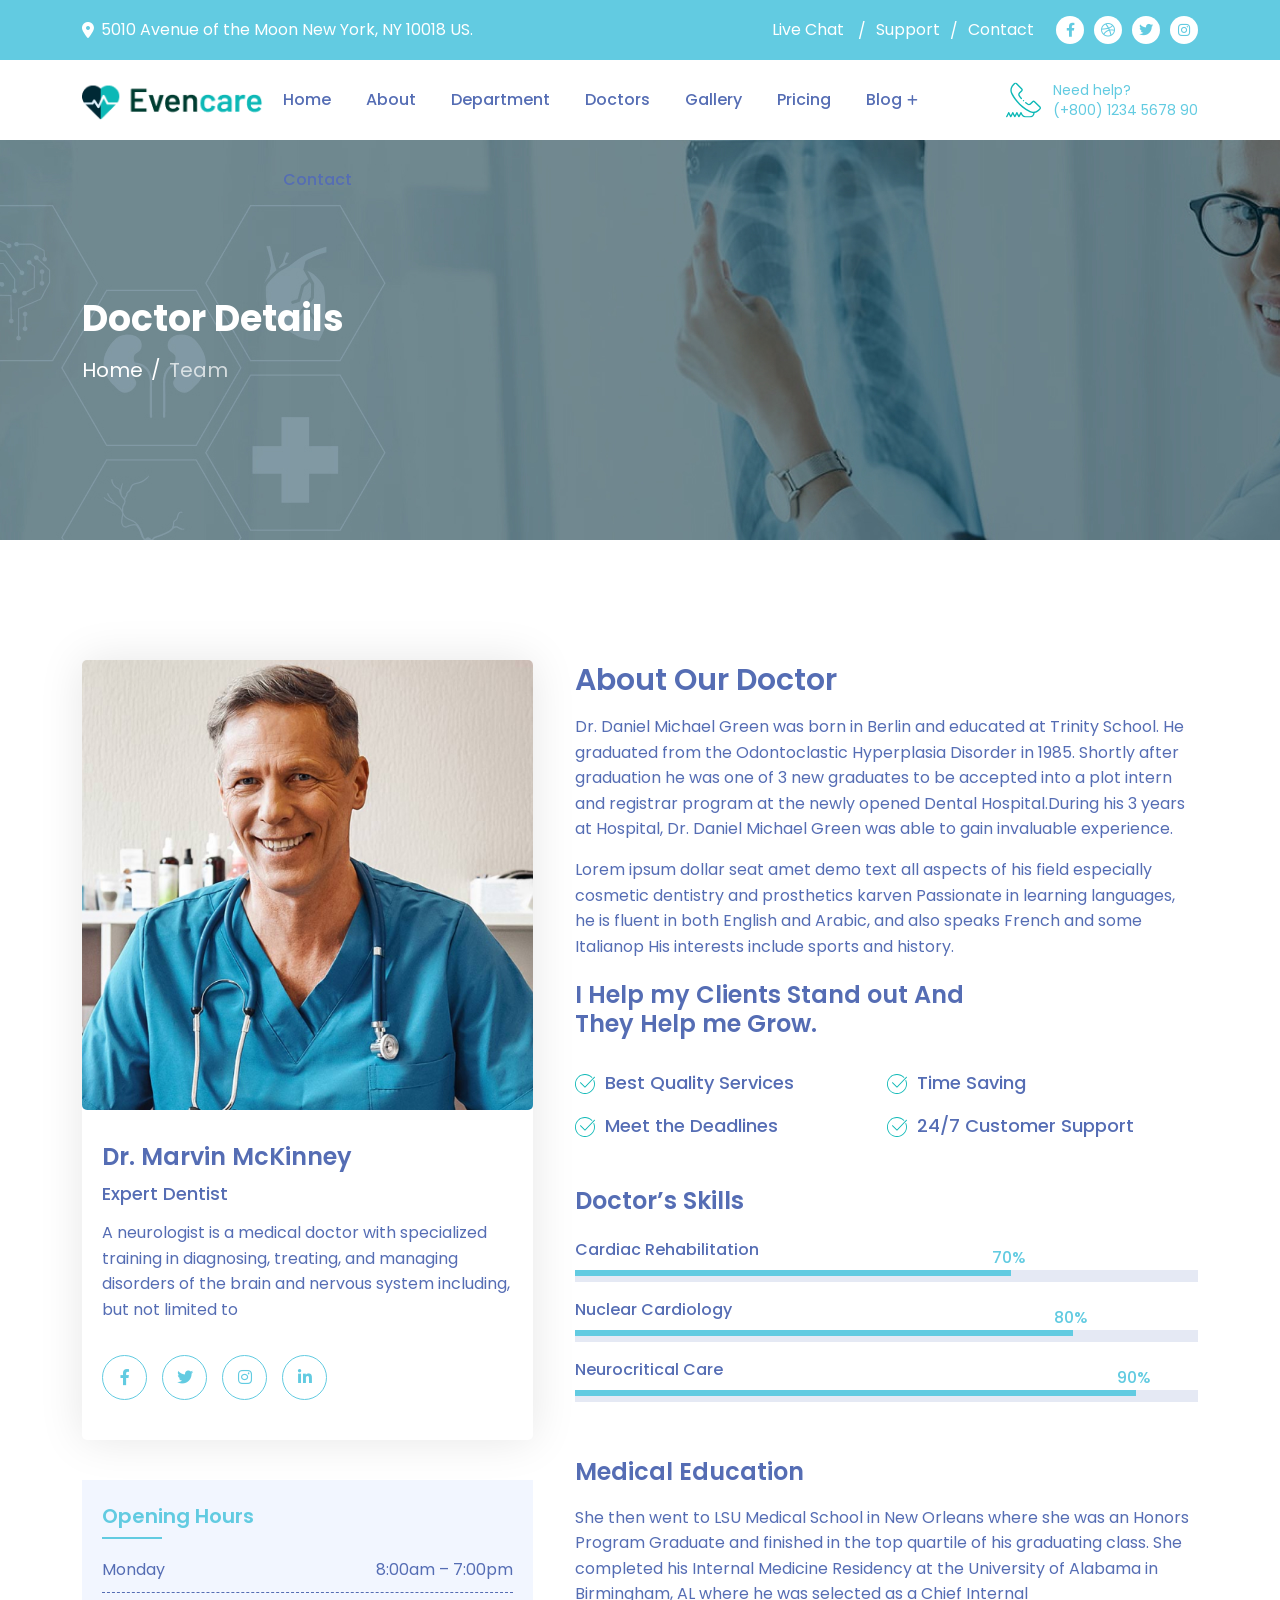
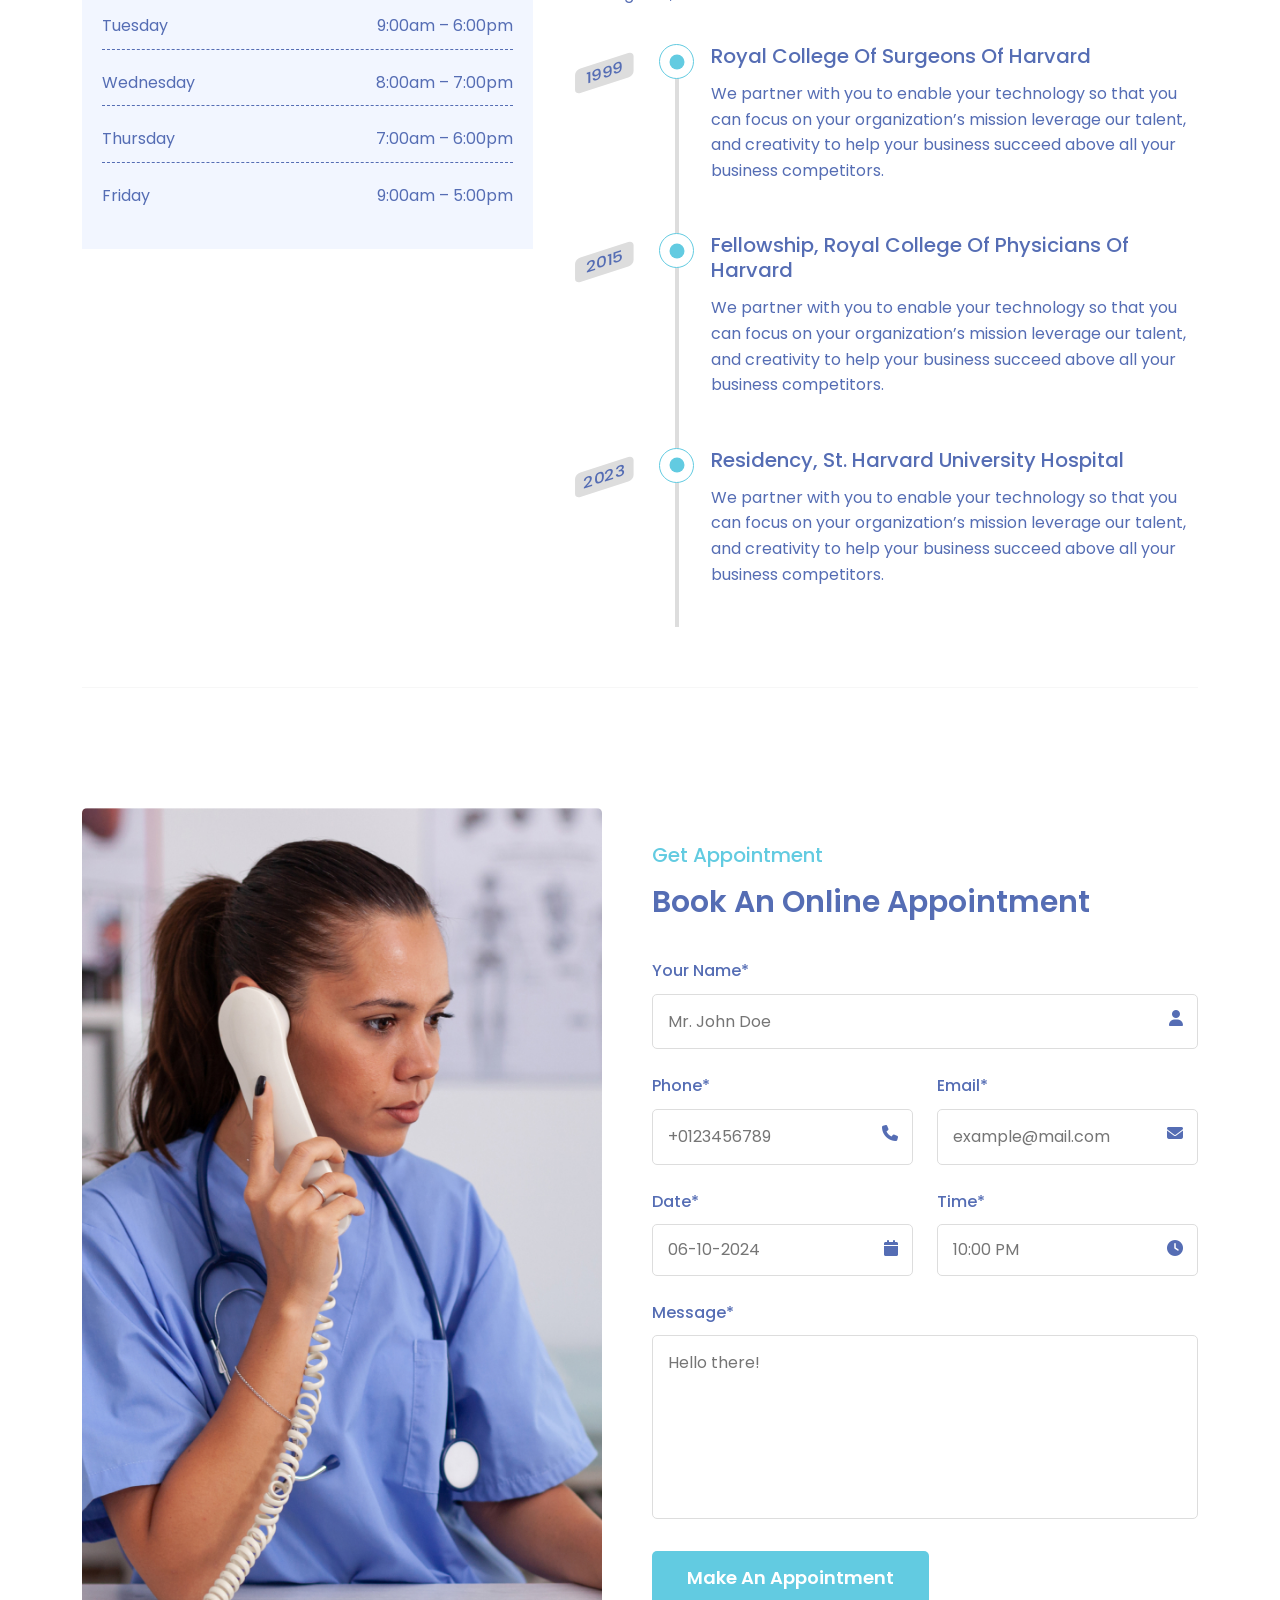
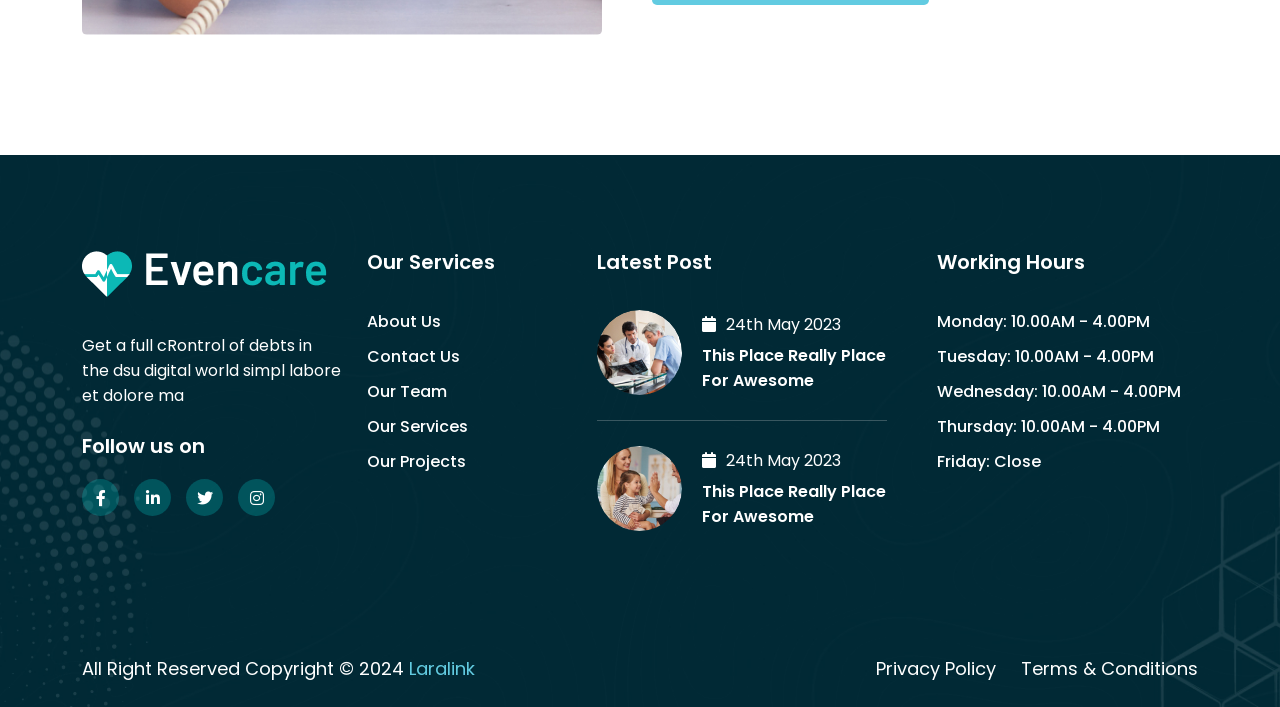
<file: doctor-details.html>
<!DOCTYPE html>
<html class="no-js" lang="en">
  <head>
    <!-- Meta Tags -->
    <meta charset="utf-8">
    <meta http-equiv="x-ua-compatible" content="ie=edge">
    <meta name="viewport" content="width=device-width, initial-scale=1">
    <meta name="author" content="Laralink">
    <!-- Favicon Icon -->
    <link rel="icon" href="assets/images/icons/favicon.png">
    <!-- Site Title -->
    <title>Evencare - Medical Landing Page HTML Template</title>
    <link rel="stylesheet" href="assets/css/bootstrap.min.css">
    <link rel="stylesheet" href="assets/css/fontawesome.min.css">
    <link rel="stylesheet" href="assets/css/animate.css">
    <link rel="stylesheet" href="assets/css/animated-text.css">
    <link rel="stylesheet" href="assets/css/slick.min.css">
    <link rel="stylesheet" href="assets/css/light_gallery.min.css">
    <link rel="stylesheet" href="assets/css/odometer.css">
    <link rel="stylesheet" href="assets/css/timepicker.min.css">
    <link rel="stylesheet" href="assets/css/jquery-ui.min.css">
    <link rel="stylesheet" href="assets/css/select2.min.css">
    <link rel="stylesheet" href="assets/css/style.css">
  </head>
  <body>
  <!-- Start Preloader -->
  <div class="cs_preloader cs_accent_color_v1">
    <div class="cs_preloader_in">
      <div class="cs_wave_first">
        <svg enable-background="new 0 0 300.08 300.08" viewBox="0 0 300.08 300.08" xmlns="http://www.w3.org/2000/svg"><g><path d="m293.26 184.14h-82.877l-12.692-76.138c-.546-3.287-3.396-5.701-6.718-5.701-.034 0-.061 0-.089 0-3.369.027-6.199 2.523-6.677 5.845l-12.507 87.602-14.874-148.69c-.355-3.43-3.205-6.056-6.643-6.138-.048 0-.096 0-.143 0-3.39 0-6.274 2.489-6.752 5.852l-19.621 137.368h-9.405l-12.221-42.782c-.866-3.028-3.812-5.149-6.8-4.944-3.13.109-5.777 2.332-6.431 5.395l-8.941 42.332h-73.049c-3.771 0-6.82 3.049-6.82 6.82 0 3.778 3.049 6.82 6.82 6.82h78.566c3.219 0 6.002-2.251 6.67-5.408l4.406-20.856 6.09 21.313c.839 2.939 3.526 4.951 6.568 4.951h20.46c3.396 0 6.274-2.489 6.752-5.845l12.508-87.596 14.874 148.683c.355 3.437 3.205 6.056 6.643 6.138h.143c3.39 0 6.274-2.489 6.752-5.845l14.227-99.599 6.397 38.362c.546 3.287 3.396 5.702 6.725 5.702h88.66c3.771 0 6.82-3.049 6.82-6.82-.001-3.772-3.05-6.821-6.821-6.821z"></path></g>
        </svg>
      </div>
      <div class="cs_wave_second">
        <svg enable-background="new 0 0 300.08 300.08" viewBox="0 0 300.08 300.08" xmlns="http://www.w3.org/2000/svg"><g><path d="m293.26 184.14h-82.877l-12.692-76.138c-.546-3.287-3.396-5.701-6.718-5.701-.034 0-.061 0-.089 0-3.369.027-6.199 2.523-6.677 5.845l-12.507 87.602-14.874-148.69c-.355-3.43-3.205-6.056-6.643-6.138-.048 0-.096 0-.143 0-3.39 0-6.274 2.489-6.752 5.852l-19.621 137.368h-9.405l-12.221-42.782c-.866-3.028-3.812-5.149-6.8-4.944-3.13.109-5.777 2.332-6.431 5.395l-8.941 42.332h-73.049c-3.771 0-6.82 3.049-6.82 6.82 0 3.778 3.049 6.82 6.82 6.82h78.566c3.219 0 6.002-2.251 6.67-5.408l4.406-20.856 6.09 21.313c.839 2.939 3.526 4.951 6.568 4.951h20.46c3.396 0 6.274-2.489 6.752-5.845l12.508-87.596 14.874 148.683c.355 3.437 3.205 6.056 6.643 6.138h.143c3.39 0 6.274-2.489 6.752-5.845l14.227-99.599 6.397 38.362c.546 3.287 3.396 5.702 6.725 5.702h88.66c3.771 0 6.82-3.049 6.82-6.82-.001-3.772-3.05-6.821-6.821-6.821z"></path></g>
        </svg>
      </div>
    </div>
  </div>
  <!-- End Preloader -->
  <!-- Start Header Section -->
  <header class="cs_site_header cs_style_1 cs_sticky_header">
    <div class="cs_top_header cs_accent_bg_v1">
      <div class="container">
        <div class="cs_top_header_in">
          <div class="cs_top_header_left">
           <div class="cs_top_nav cs_fs_16 cs_white_color">
              <i class="fa-solid fa-location-dot"></i>5010 Avenue of the Moon New York, NY 10018 US.
            </div>
          </div>
          <div class="cs_top_header_right">
           <ul class="cs_top_nav  cs_mp0">
              <li><a href="#">Live Chat </a></li>
              <li><a href="#">Support</a></li>
              <li><a href="#">Contact</a></li>
            </ul>
            <div class="cs_social_btns cs_style_1">
              <a href="https://www.facebook.com/" target="_blank"><i class="fa-brands fa-facebook-f"></i></a>
              <a href="https://dribbble.com/" target="_blank"><i class="fa-brands fa-dribbble"></i></a>
              <a href="https://twitter.com/" target="_blank"><i class="fa-brands fa-twitter"></i></a>
              <a href="https://www.instagram.com/" target="_blank"><i class="fa-brands fa-instagram"></i></a>
            </div>
          </div>
        </div>
      </div>
    </div>
    <div class="cs_main_header">
      <div class="container">
        <div class="cs_main_header_in">
          <div class="cs_main_header_left">
            <a class="cs_site_branding" href="index.html">
              <img src="assets/images/logo.png" alt="Logo">
            </a>
            <div class="cs_nav cs_primary_font">
              <ul class="cs_nav_list">
                <li><a href="/">Home</a></li>
                <li><a href="/#about">About</a></li>
                <li><a href="/#services">Department</a></li>
                <li><a href="/#doctors">Doctors</a></li>
                <li><a href="/#gallery">Gallery</a></li>
                <li><a href="/#pricing">Pricing</a></li>
                <li class="menu_item_has_children"><a href="/#blog">Blog</a>
                  <ul>
                    <li><a href="blog-right-sidebar.html">Blog Right Sidebar</a></li>
                    <li><a href="blog-left-sidebar.html">Blog Left Sidebar</a></li>
                    <li><a href="blog-list.html">Blog List</a></li>
                    <li><a href="blog-grid.html">Blog Grid</a></li>
                    <li><a href="blog-details-right-sidebar.html">Blog Details Right Sidebar</a></li>
                    <li><a href="blog-details-left-sidebar.html">Blog Details Left Sidebar</a></li>
                    <li><a href="blog-details-no-sidebar.html">Blog Details No Sidebar</a></li>
                  </ul>
                </li>
                <li><a href="/#contact">Contact</a></li>
              </ul>
            </div>
          </div>
          <div class="cs_main_header_right cs_accent_color_v1">
            <div class="cs_header_contact">
              <div class="cs_header_contact_icon text-accent">
               <img src="assets/images/icons/phone_icon_3.svg" alt="">
              </div>
              <div class="cs_header_contact_right">
                <h3 class="cs_fs_14 cs_normal cs_accent_color_v1 mb-0">Need help?</h3>
                <h3 class="cs_fs_14 cs_normal cs_accent_color_v1 mb-0">(+800) 1234 5678 90</h3>
              </div>
            </div>
          </div>
        </div>
      </div>
    </div>
  </header>
  <!-- End Header Section -->
 <!-- Start Hero Section -->
  <section class="cs_page_header cs_bg_filed cs_primary_bg" data-src="assets/images/hero_bg_2.jpeg">
    <div class="container">
      <div class="cs_page_header_text">
        <h1 class="cs_page_title cs_fs_45 cs_white_color cs_bold">Doctor Details</h1>
        <nav aria-label="breadcrumb">
          <ol class="breadcrumb cs_fs_24 cs_white_color mb-0">
            <li class="breadcrumb-item"><a href="index.html">Home</a></li>
            <li class="breadcrumb-item active" aria-current="page">Team</li>
          </ol>
        </nav>
      </div>
    </div>
  </section>
 <!-- End Hero Section -->
 <!-- Start Doctor Details Section -->
 <div class="cs_height_120 cs_height_lg_80"></div>
 <div class="container">
    <div class="row cs_gap_y_24">
      <div class="col-lg-5">
        <div class="cs_doctor_bio_left">
        <div class="cs_doctor_bio cs_white_bg cs_radius_5">
          <div class="cs_doctor_thumb cs_radius_5">
            <img src="assets/images/doctor_details.jpeg" alt="Doctor Thumb">
          </div>
          <div class="cs_doctor_info">
            <h2 class="cs_doctor_title cs_fs_30 cs_semibold">Dr. Marvin McKinney</h2>
            <p class="cs_doctor_speciality cs_fs_18 cs_medium">Expert Dentist</p>
            <p class="cs_doctor_subtitle">A neurologist is a medical doctor with specialized training in diagnosing, treating, and managing disorders of the brain and nervous system including, but not limited to</p>
            <div class="cs_social_btns cs_style_1 cs_white_color">
              <a href="https://www.facebook.com/" target="_blank"><i class="fa-brands fa-facebook-f"></i></a>
              <a href="https://twitter.com/" target="_blank"><i class="fa-brands fa-twitter"></i></a>
              <a href="https://www.instagram.com/" target="_blank"><i class="fa-brands fa-instagram"></i></a>
              <a href="linkedin.com" target="_blank"><i class="fa-brands fa-linkedin-in"></i></a>
            </div>
          </div>
        </div>
        <div class="cs_schedule_wrapper cs_style_1">
          <div class="cs_shedule">
            <h2 class="cs_shedule_title cs_fs_24 cs_semibold cs_accent_color_v1">Opening Hours</h2>
            <ul class="cs_shedule_list cs_mp0">
              <li>
                <div class="cs_shedule_left">Monday</div>
                <div class="cs_shedule_right">8:00am – 7:00pm </div>
              </li>
              <li>
                <div>Tuesday</div>
                <div>9:00am – 6:00pm </div>
              </li>
              <li>
                <div>Wednesday</div>
                <div>8:00am – 7:00pm </div>
              </li>
              <li>
                <div>Thursday</div>
                <div>7:00am – 6:00pm </div>
              </li>
              <li>
                <div>Friday</div>
                <div>9:00am – 5:00pm</div>
              </li>
            </ul>
          </div>
        </div>
      </div>
    </div>
      <div class="col-lg-7">
        <div class="cs_doctor_bio_right">
          <h2 class="cs_doctor_heading cs_fs_35 cs_semibold">About Our Doctor</h2>
          <p>Dr. Daniel Michael Green was born in Berlin and educated at Trinity School. He graduated from the Odontoclastic Hyperplasia Disorder in 1985. Shortly after graduation he was one of 3 new graduates to be accepted into a plot intern and registrar program at the newly opened Dental Hospital.During his 3 years at Hospital, Dr. Daniel Michael Green was able to gain invaluable experience.
          </p>
          <p>Lorem ipsum dollar seat amet demo text all aspects of his field especially cosmetic dentistry and prosthetics karven Passionate in learning languages, he is fluent in both English and Arabic, and also speaks French and some Italianop His interests include sports and history.</p>
          <h3 class="cs_list_heading cs_fs_30 cs_semibold">I Help my Clients Stand out And <br> They Help me Grow.</h3>
          <ul class="cs_list cs_style_2 cs_type_2 cs_mp0 cs_fs_18 cs_medium">
            <li>
              <i><img src="assets/images/icons/checked_icon.svg" alt="Icon"></i>
              Best Quality Services</li>
            <li>
              <i><img src="assets/images/icons/checked_icon.svg" alt="Icon"></i>
              Time Saving</li>
            <li>
              <i><img src="assets/images/icons/checked_icon.svg" alt="Icon"></i>
              Meet the Deadlines</li>
            <li>
              <i><img src="assets/images/icons/checked_icon.svg" alt="Icon"></i>
              24/7 Customer Support</li>
          </ul>
          <div class="cs_skill_info">
          <h3 class="cs_skill_heading cs_fs_30 cs_semibold">Doctor’s Skills</h3>
          <ul class="cs_skill_list cs_mp0">
            <li>
              <div class="cs_review_progress_wrap">
                  <h3 class="cs_progress_title cs_fs_16 cs_medium">
                    Cardiac Rehabilitation</h3>
                <div class="cs_progress_container">
                  <div class="cs_progress" data-progress="70">
                    <div class="cs_progress_percentage">
                      <div class="progress_value"><span>70%</span></div>
                    </div>
                  </div>
                </div>
              </div>
            </li>
            <li>
              <div class="cs_review_progress_wrap">
                  <h3 class="cs_progress_title cs_fs_16 cs_medium">Nuclear Cardiology</h3>
                <div class="cs_progress_container">
                  <div class="cs_progress" data-progress="80">
                    <div class="cs_progress_percentage">
                      <div class="progress_value"><span>80%</span></div>
                    </div>
                  </div>
                </div>
              </div>
            </li>
            <li>
              <div class="cs_review_progress_wrap">
                  <h3 class="cs_progress_title cs_fs_16 cs_medium">Neurocritical Care</h3>
                <div class="cs_progress_container">
                  <div class="cs_progress" data-progress="90">
                    <div class="cs_progress_percentage">
                      <div class="progress_value"><span>90%</span></div>
                    </div>
                  </div>
                </div>
              </div>
            </li>
          </ul>
        </div>
        <div class="cs_timeline">
          <h3 class="cs_timeline_heading cs_fs_30 cs_semibold">Medical Education</h3>
          <p class="cs_timeline_subtitle">She then went to LSU Medical School in New Orleans where she was an Honors Program Graduate and finished in the top quartile of his graduating class. She completed his Internal Medicine Residency at the University of Alabama in Birmingham, AL where he was selected as a Chief Internal</p>
            <div class="cs_timeline_list">
              <div class="cs_timeline_item">
                <div class="cs_timeline_year cs_primary_color cs_medium cs_center">1999</div>
                <span></span>
                <h3 class="cs_timeline_title cs_fs_24 cs_medium">Royal College Of Surgeons Of Harvard</h3>
                <p class="mb-0">We partner with you to enable your technology so that you can focus on your organization’s mission leverage our talent, and creativity to help your business succeed above all your business competitors.</p>
              </div>
              <div class="cs_timeline_item">
                <div class="cs_timeline_year cs_primary_color cs_medium cs_center">2015</div>
                <span></span>
                <h3 class="cs_timeline_title cs_fs_24 cs_medium">Fellowship, Royal College Of Physicians Of Harvard</h3>
                <p class="mb-0">We partner with you to enable your technology so that you can focus on your organization’s mission leverage our talent, and creativity to help your business succeed above all your business competitors.</p>
              </div>
              <div class="cs_timeline_item">
                <div class="cs_timeline_year cs_primary_color cs_medium cs_center">2023</div>
                <span></span>
                <h3 class="cs_timeline_title cs_fs_24 cs_medium">Residency, St. Harvard University Hospital</h3>
                <p class="mb-0">We partner with you to enable your technology so that you can focus on your organization’s mission leverage our talent, and creativity to help your business succeed above all your business competitors.</p>
              </div>
            </div>
        </div>
        </div>
      </div>
    </div>
    <div class="cs_height_60 cs_height_lg_40"></div>
    <hr>
 </div>
 <!-- End Doctor Details Section -->
 <!-- Start AppointmentSection -->
  <section class="cs_bg_filed">
    <div class="cs_height_120 cs_height_lg_80"></div>
    <div class="container">
      <div class="row">
        <div class="col-lg-6">
         <div class="cs_appointment_thumb cs_bg_filed cs_radius_5 wow fadeInDown" data-src="assets/images/appoint_left.jpeg"></div>
        </div>
        <div class="col-lg-6">
          <div class="cs_appointment_wrap cs_type_2">
              <h3 class="cs_appointment_title_up cs_accent_color_v1 cs_medium cs_fs_20">Get Appointment</h3>
              <h2 class="cs_appointment_title cs_semibold cs_fs_35 mb-0">Book An Online Appointment</h2>
            <div class="cs_height_35 cs_height_lg_20"></div>
            <form class="ca_appointment_form cs_type_2 row cs_gap_y_24" id="cs_form">
              <div class="col-md-12">
                <label>Your Name*</label>
                <div class="cs_input_field">
                  <input type="text" name="name" placeholder="Mr. John Doe" class="cs_form_field cs_radius_5">
                  <span><i class="fa-solid fa-user"></i></span>
                </div>
              </div>
              <div class="col-md-6">
                <label>Phone*</label>
                <div class="cs_input_field">
                  <input type="text" name="phone" placeholder="+0123456789" class="cs_form_field cs_radius_5">
                  <span><i class="fa-solid fa-phone"></i></span>
                </div>
              </div>
              <div class="col-md-6">
                <label>Email*</label>
                <div class="cs_input_field">
                  <input type="email" name="email" placeholder="example@mail.com" class="cs_form_field cs_radius_5">
                  <span><i class="fa-solid fa-envelope"></i></span>
                </div>
              </div>
              <div class="col-md-6">
                <label>Date*</label>
                <div class="cs_input_field">
                  <input name="udate" type="text" id="udate" placeholder="06-10-2024" class="cs_date">
                  <span><i class="fa-solid fa-calendar"></i></span>
                </div>
              </div>
              <div class="col-md-6">
                <label>Time*</label>
                <div class="cs_input_field">
                  <input name="utime" type="text" id="utime" placeholder="10:00 PM" class="cs_time">
                  <span><i class="fa-solid fa-clock"></i></span>
                </div>
              </div>
              <div class="col-md-12">
                <label>Message*</label>
                <div class="cs_input_field">
                  <textarea name="messgae" rows="6" class="cs_form_field" placeholder="Hello there!"></textarea>
                </div>
              </div>
              <div class="col-md-12">
                <button type="submit" class="cs_btn cs_style_1 cs_accent_bg_v1 cs_white_color cs_radius_2 cs_fs_18 cs_semibold">Make An Appointment</button>
              </div>
            </form>
          </div>
        </div>
      </div>
    </div>
    <div class="cs_height_120 cs_height_lg_50"></div>
  </section>
 <!-- End Appointment Section -->
 <!-- Start footer -->
 <footer class="cs_footer cs_style_1 cs_bg_filed cs_primary_bg" data-src="assets/images/footer_bg.jpeg">
  <div class="container">
    <div class="cs_height_95 cs_height_lg_65"></div>
    <div class="cs_footer_main">
      <div class="row cs_gap_y_30">
        <div class="col-lg-3">
          <div class="cs_footer_widget cs_text_widget">
            <img src="assets/images/footer_logo.png" alt="Logo">
            <p class="cs_fs_18 cs_white_color">Get a full cRontrol of debts in the dsu digital world simpl labore et dolore ma</p>
            <h3 class="cs_fs_24 cs_white_color cs_semibold">Follow us on</h3>
            <div class="cs_social_btns cs_style_1 cs_white_color">
              <a href="https://www.facebook.com/" target="_blank"><i class="fa-brands fa-facebook-f"></i></a>
              <a href="linkedin.com" target="_blank"><i class="fa-brands fa-linkedin-in"></i></a>
              <a href="https://twitter.com/" target="_blank"><i class="fa-brands fa-twitter"></i></a>
              <a href="https://www.instagram.com/" target="_blank"><i class="fa-brands fa-instagram"></i></a>
            </div>
          </div>
        </div>
          <div class="col-lg-2">
            <div class="cs_footer_widget cs_menu_widget">
                <h3 class="cs_footer_widget_title cs_fs_24 cs_semibold cs_white_color">Our Services</h3>
                <ul class="cs_fs_18 cs_white_color cs_fs_18 cs_medium cs_mp0">
                  <li><a href="#about">About Us</a></li>
                  <li><a href="#contact">Contact Us</a></li>
                  <li><a href="#doctors">Our Team</a></li>
                  <li><a href="#services">Our Services</a></li>
                  <li><a href="#gallery">Our Projects</a></li>
                </ul>
              </div>
            </div>
            <div class="col-lg-4">
              <div class="cs_footer_widget cs_post_widget">
                <h3 class="cs_footer_widget_title cs_fs_24 cs_semibold cs_white_color">Latest Post</h3>
                <article class="cs_post cs_style_2">
                  <a href="blog-details-right-sidebar.html" class="cs_post_thumb cs_zoom">
                    <img src="assets/images/latest_post_1.jpeg" alt="Post Thumb" class="cs_zoom_in">
                  </a>
                  <div class="cs_post_info">
                    <div class="cs_post_meta cs_white_color">
                      <i class="fa-solid fa-calendar"></i>24th May 2023
                    </div>
                    <h3 class="cs_post_title cs_fs_18 cs_white_color cs_semibold mb-0"><a href="blog-details-right-sidebar.html">This Place Really Place For Awesome</a></h3>
                  </div>
                </article>
                <hr>
                <article class="cs_post cs_style_2">
                  <a href="blog-details-right-sidebar.html" class="cs_post_thumb cs_zoom">
                    <img src="assets/images/latest_post_2.jpeg" alt="Post Thumb" class="cs_zoom_in">
                  </a>
                  <div class="cs_post_info">
                    <div class="cs_post_meta cs_white_color">
                      <i class="fa-solid fa-calendar"></i>24th May 2023
                    </div>
                    <h3 class="cs_post_title cs_fs_18 cs_white_color cs_semibold mb-0"><a href="blog-details-right-sidebar.html">This Place Really Place For Awesome</a></h3>
                  </div>
                </article>
              </div>
            </div>
            <div class="col-lg-3">
              <div class="cs_footer_widget cs_menu_widget">
                <h3 class="cs_footer_widget_title cs_fs_24 cs_semibold cs_white_color">Working Hours</h3>
                <ul class="cs_contact_info cs_fs_18 cs_white_color cs_medium cs_mp0">
                  <li>Monday: 10.00AM - 4.00PM </li>
                  <li>Tuesday: 10.00AM - 4.00PM </li>
                  <li>Wednesday: 10.00AM - 4.00PM</li>
                  <li>Thursday: 10.00AM - 4.00PM </li>
                  <li>Friday: Close</li>
                </ul>
              </div>
            </div>
      </div>
    </div>
  </div>
  <div class="cs_footer_bottom">
    <div class="container">
      <div class="cs_footer_bottom_text">
        <div class="cs-copyright cs_fs_18 cs_white_color">All Right Reserved Copyright &copy; 2024 <a
            href="https://themeforest.net/user/laralink" target="_blank"
            class="cs_profile_link cs_accent_color_v1">Laralink</a>
        </div>
        <ul class="cs_footer_links cs_mp0  cs_fs_18 cs_white_color">
          <li><a href="#">Privacy Policy</a></li>
          <li><a href="#">Terms & Conditions</a></li>
        </ul>
      </div>
    </div>
  </div>
</footer>
 <!-- End footer -->
 <!-- Script -->
 <script src="assets/js/jquery-3.6.0.min.js"></script>
  <script src="assets/js/wow.min.js"></script>
  <script src="assets/js/jquery.slick.min.js"></script>
  <script src="assets/js/light_gallery.min.js"></script>
  <script src="assets/js/odometer.js"></script>
  <script src="assets/js/isotope.pkg.min.js"></script>
  <script src="assets/js/jquery-timepicker.min.js"></script>
  <script src="assets/js/jquery-ui.min.js"></script>
  <script src="assets/js/select2.min.js"></script>
  <script src="assets/js/animated-text.min.js"></script>
  <script src="assets/js/ripple.min.js"></script>
  <script src="assets/js/YTPlayer.min.js"></script>
  <script src="assets/js/main.js"></script>
  </body>
</html>
</file>
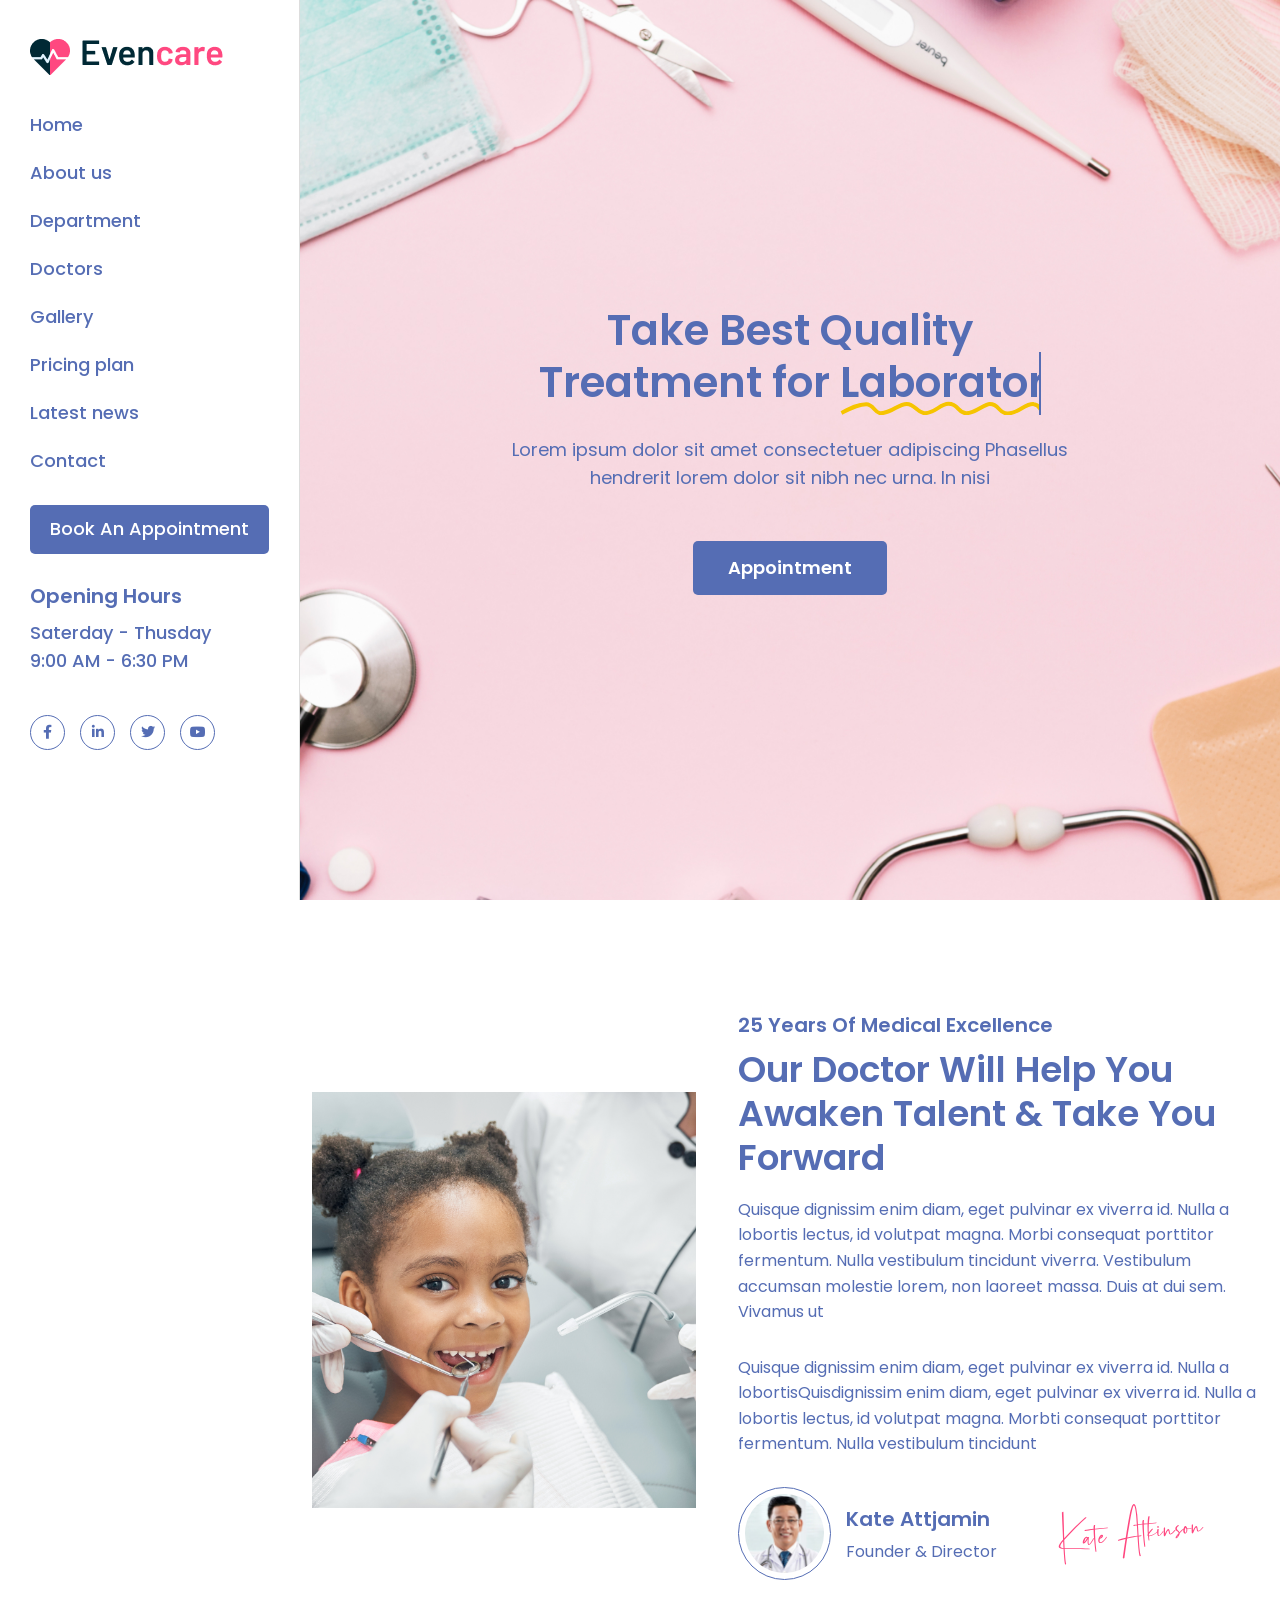
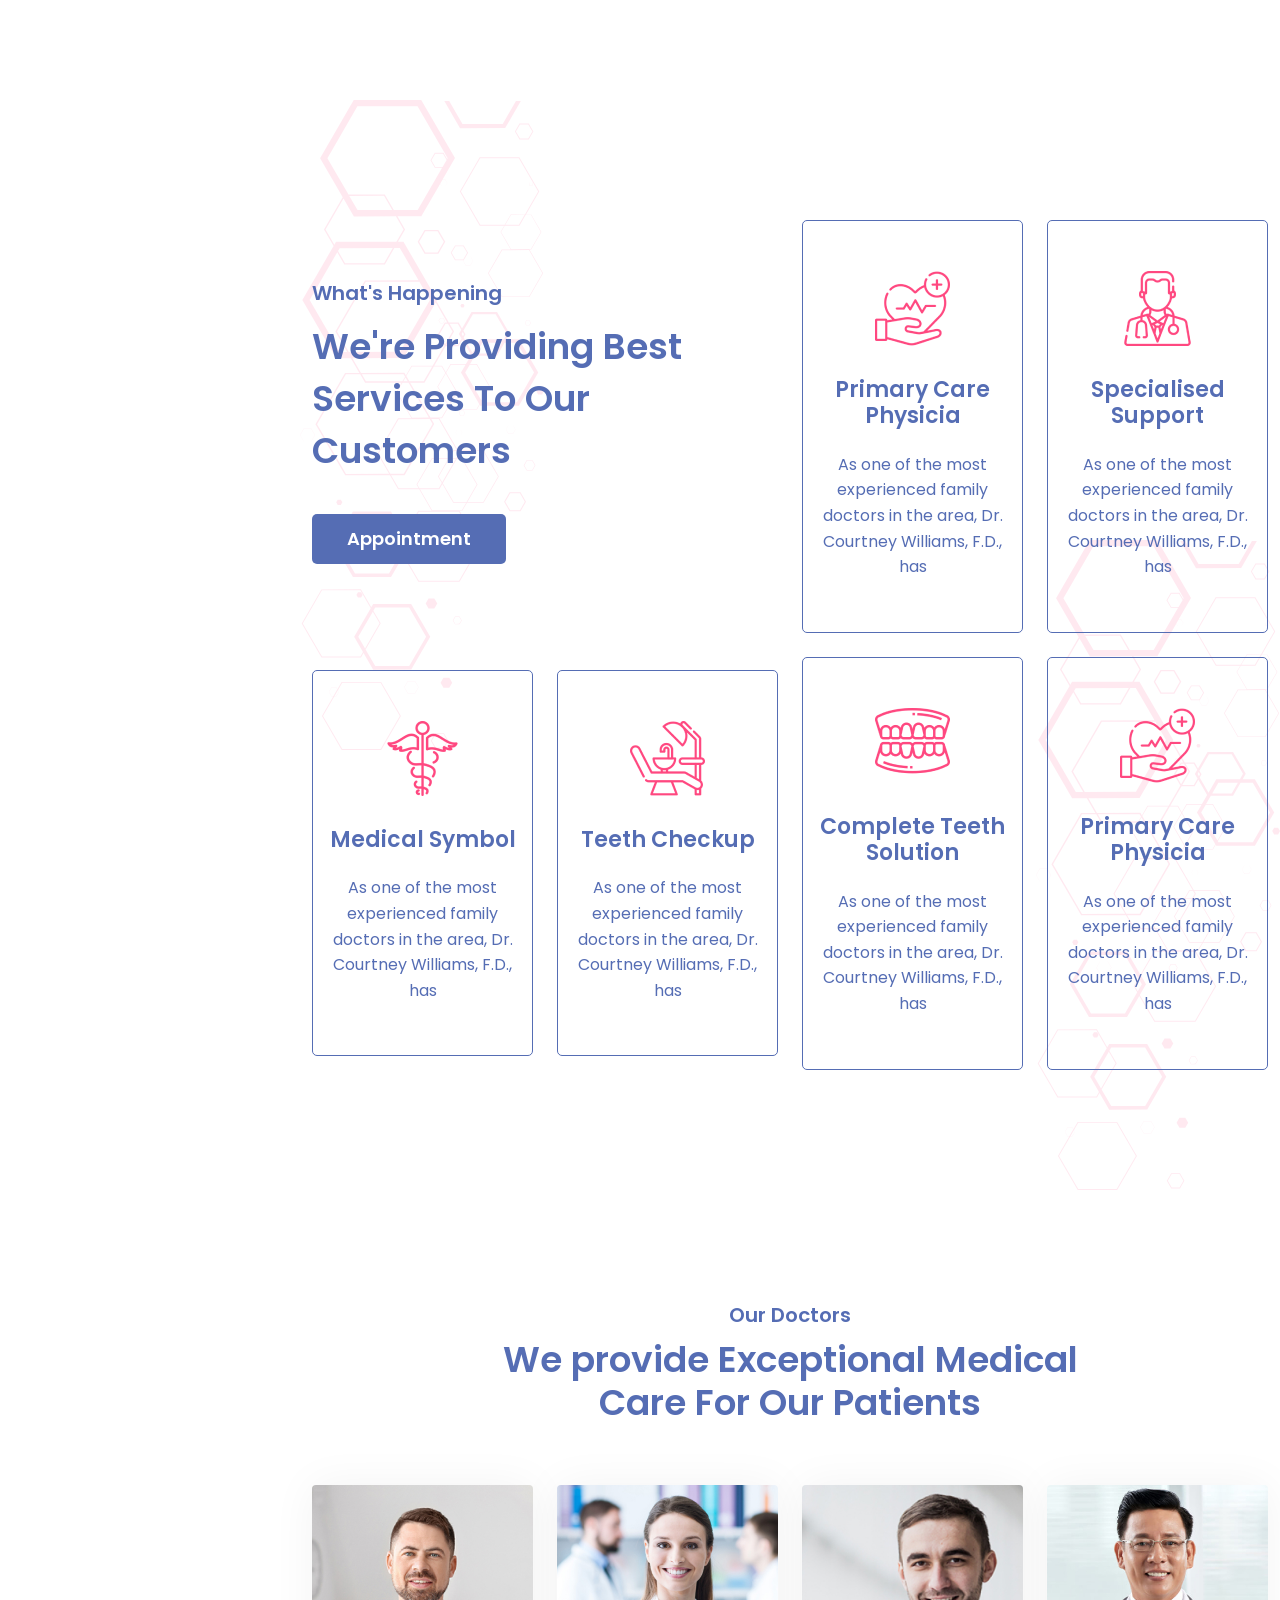
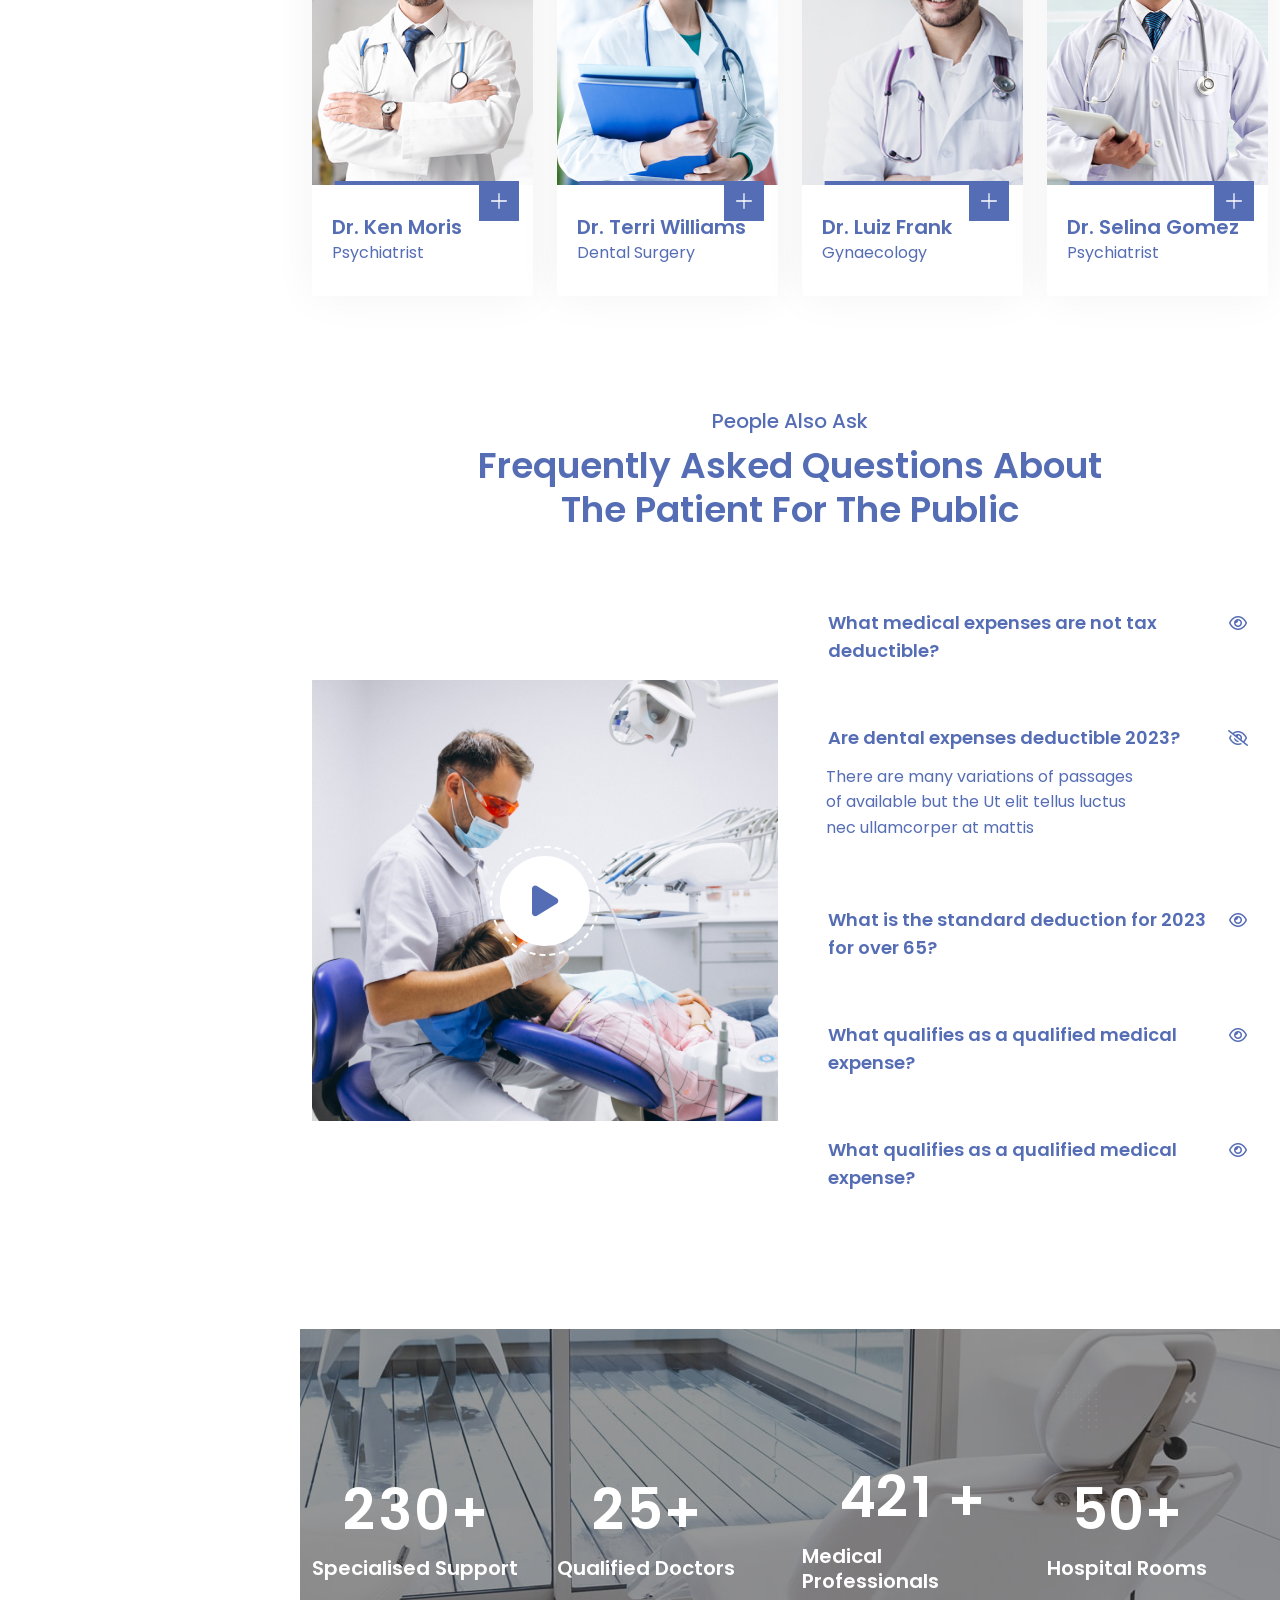
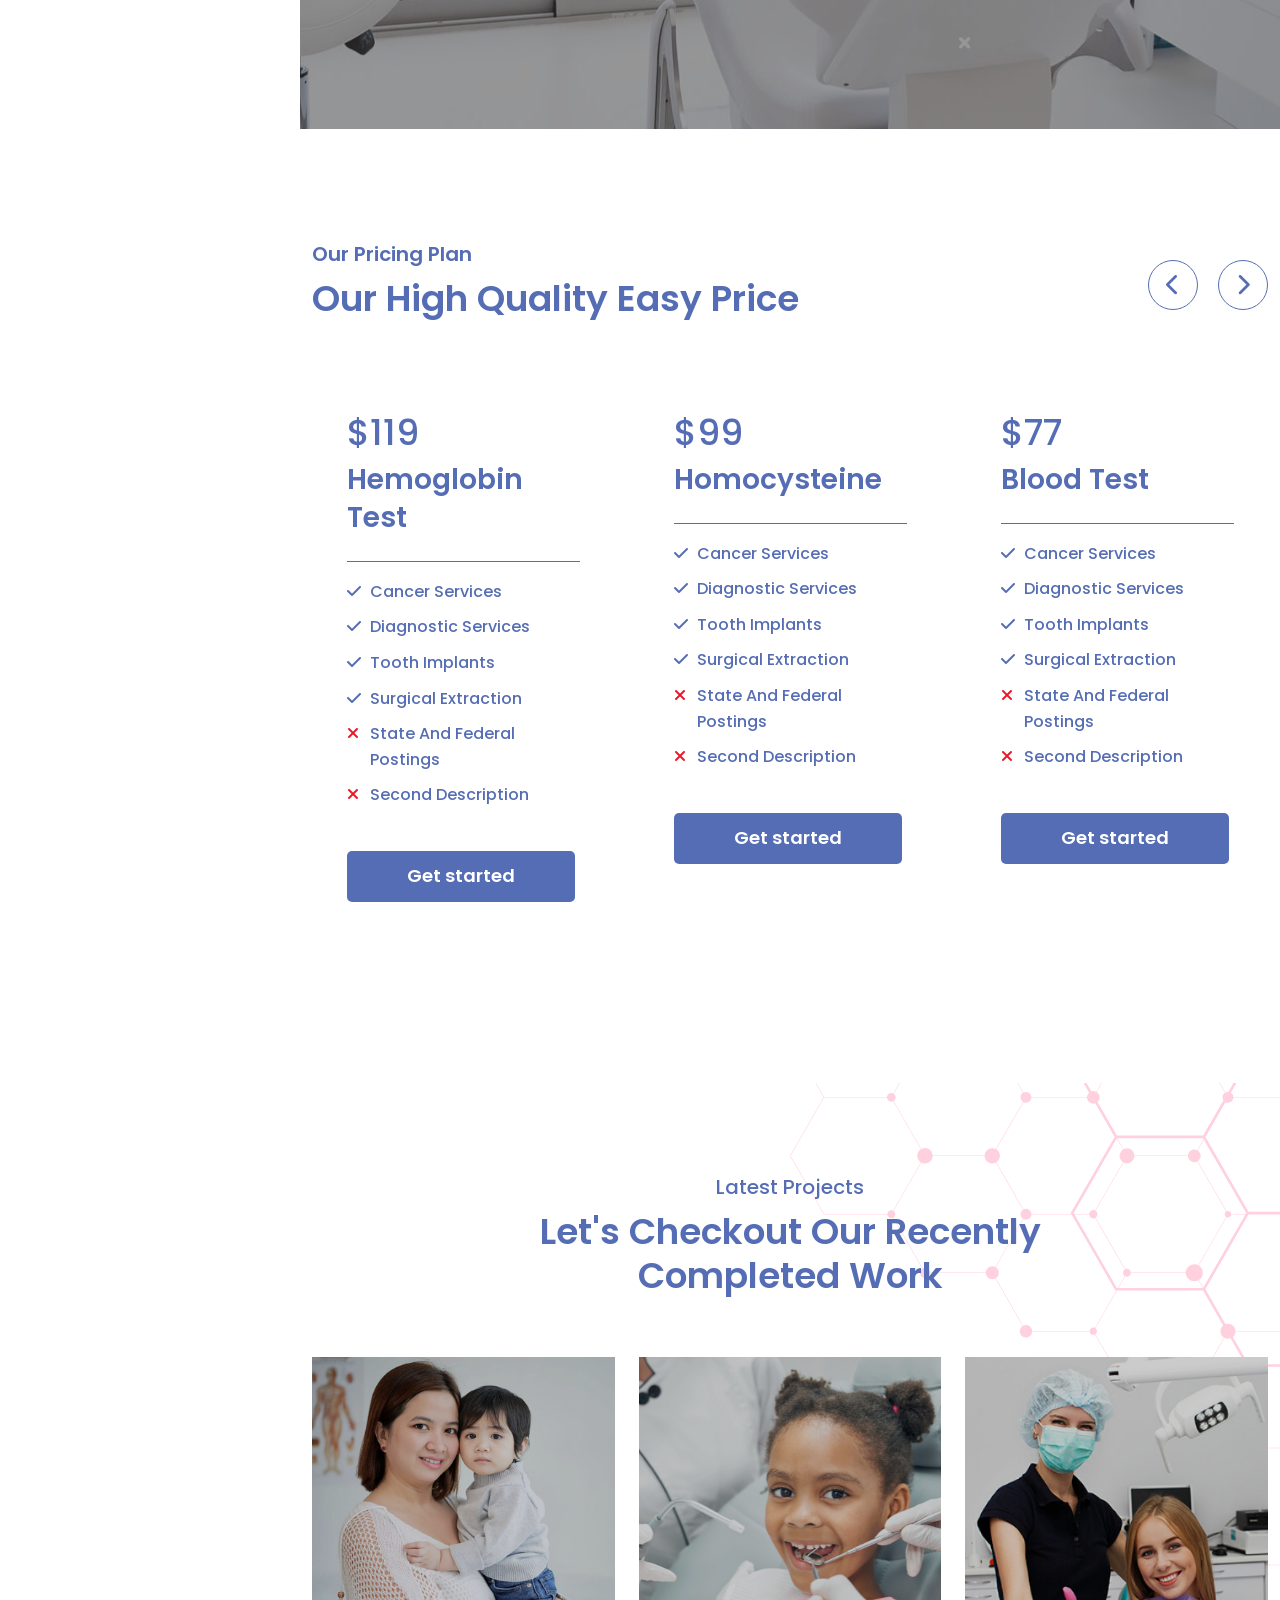
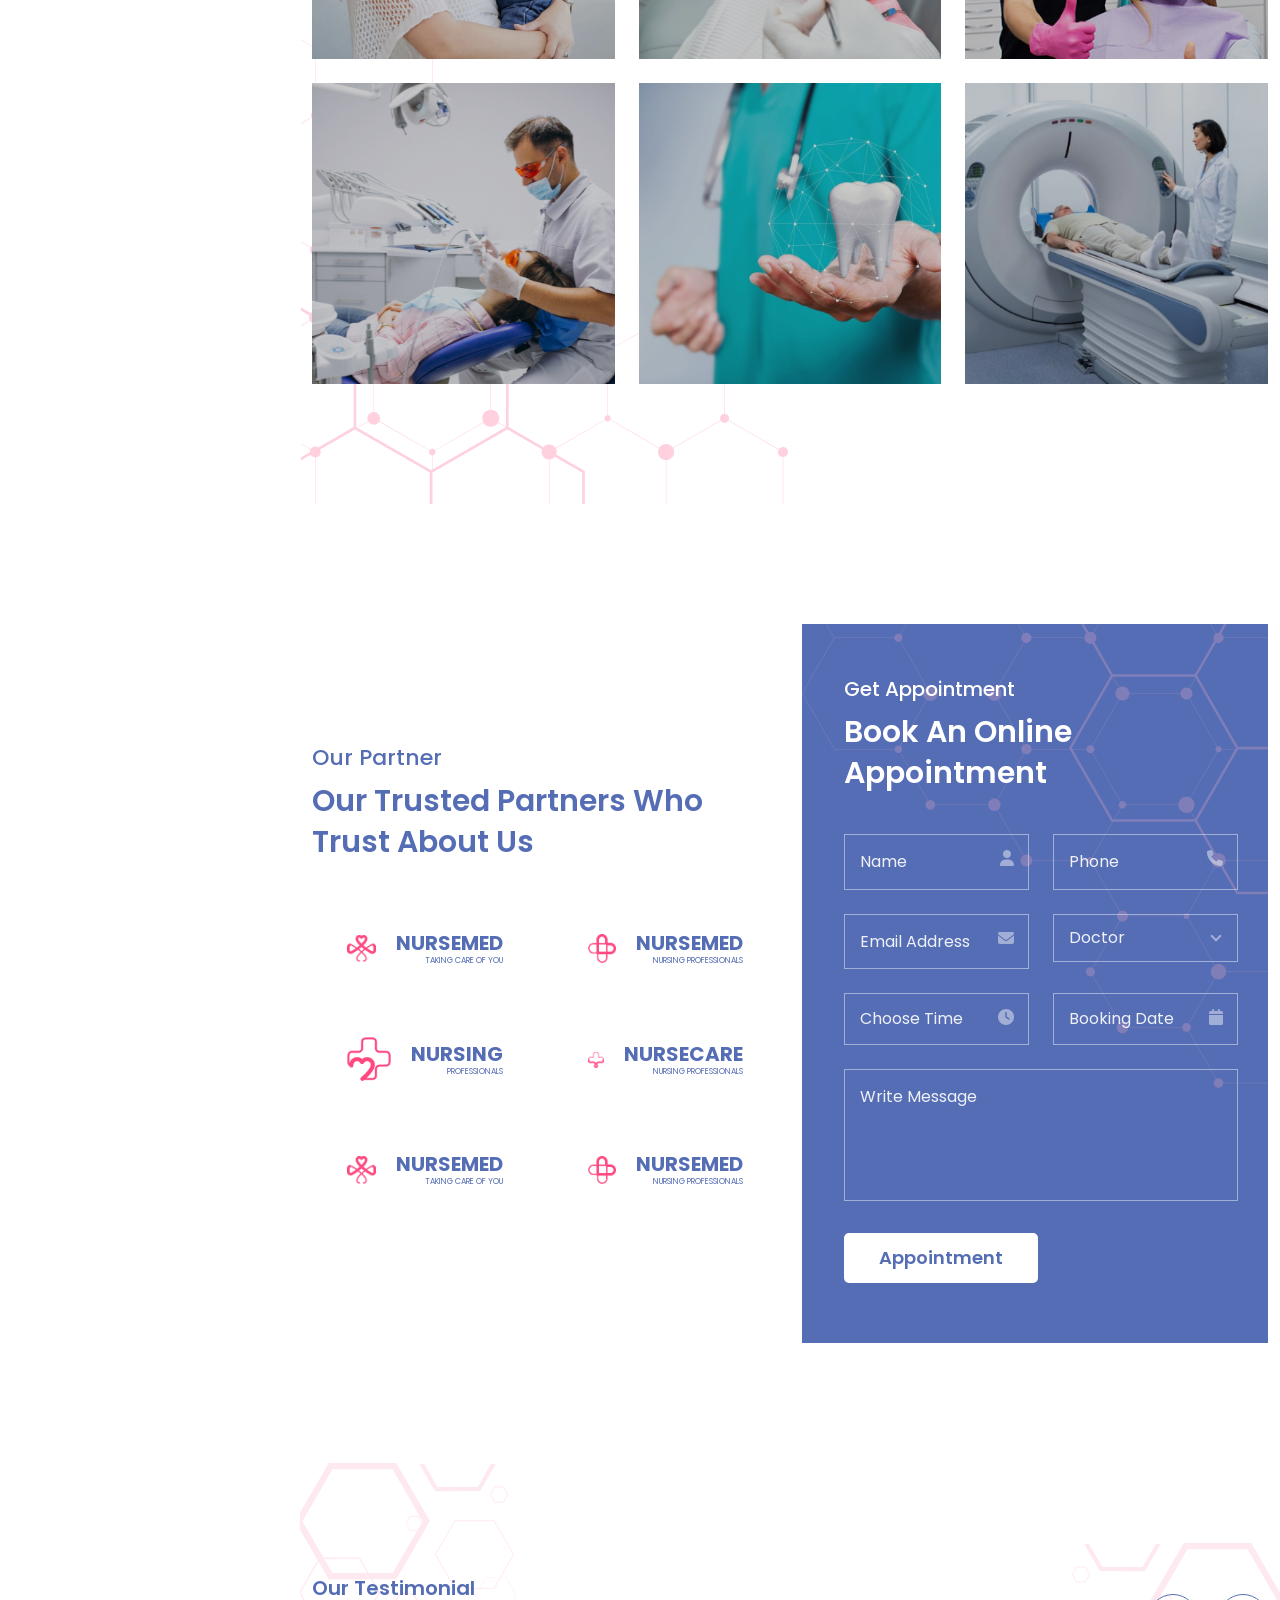
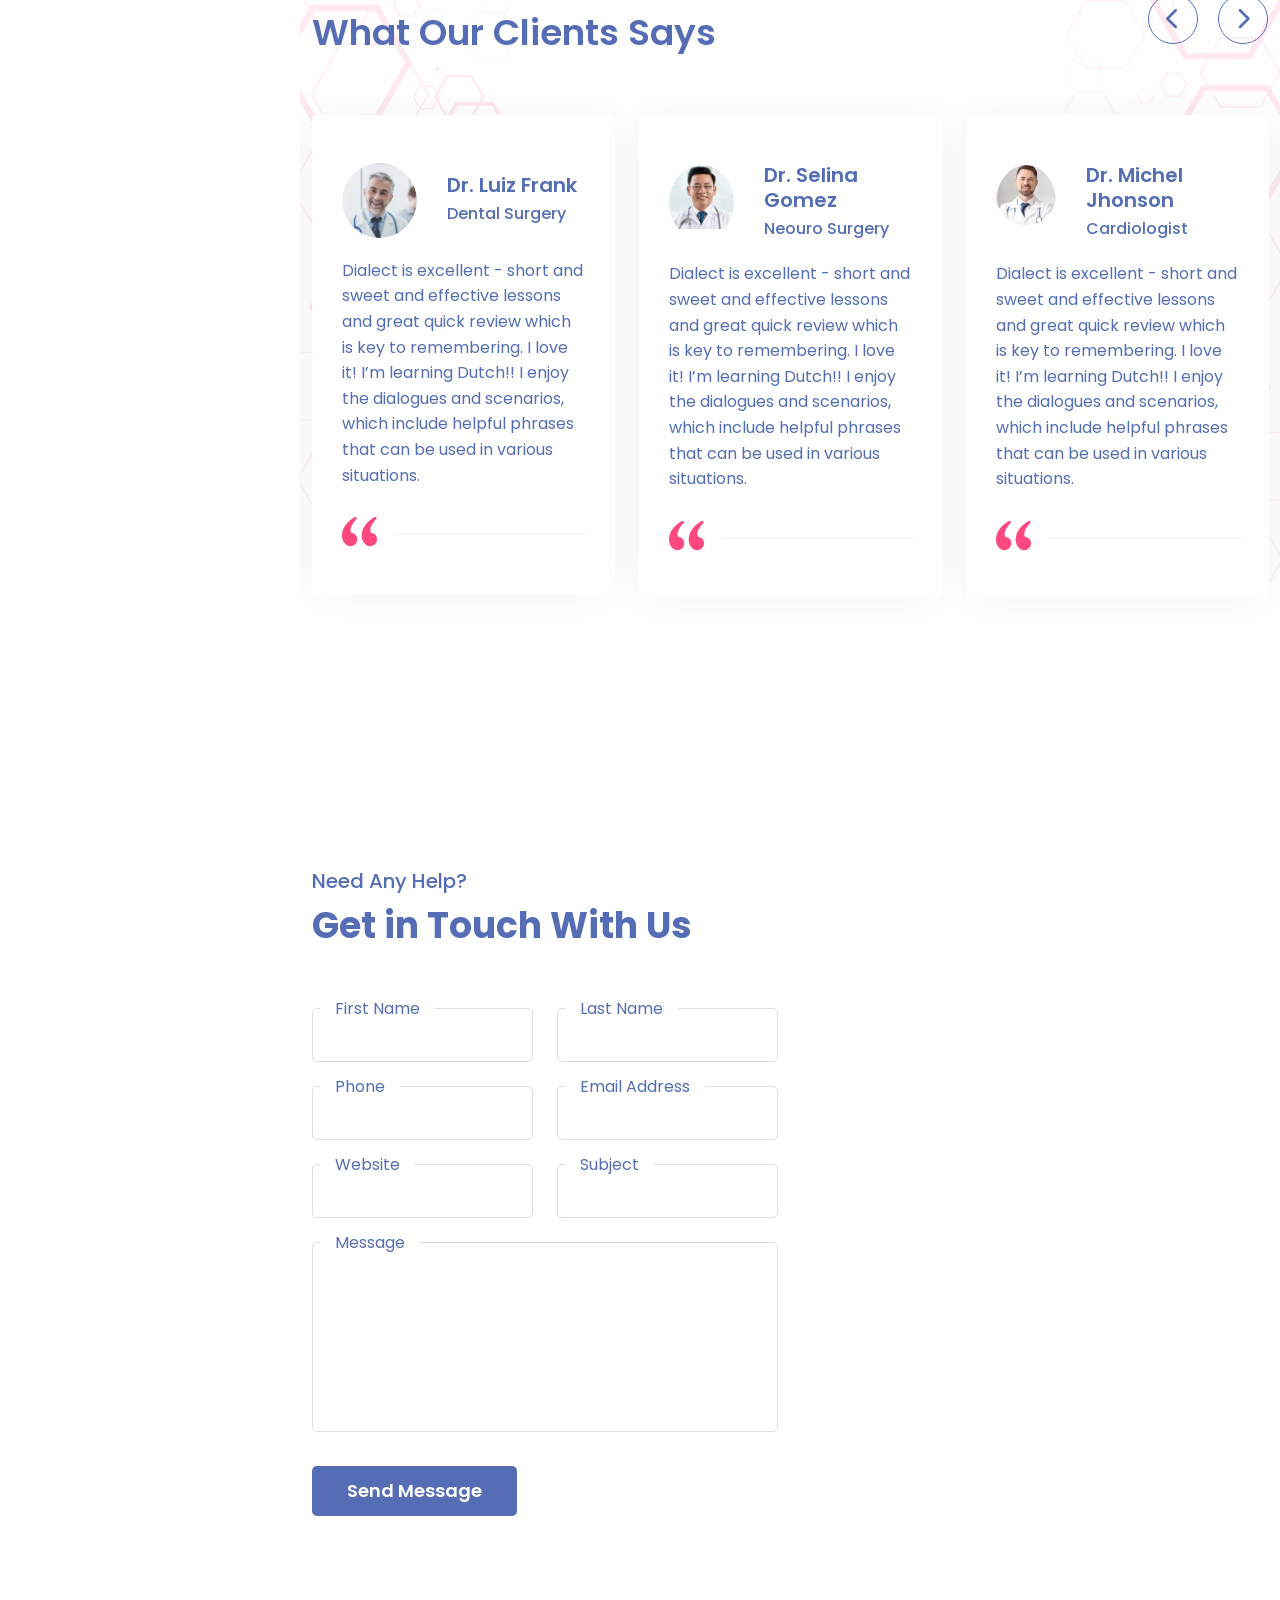
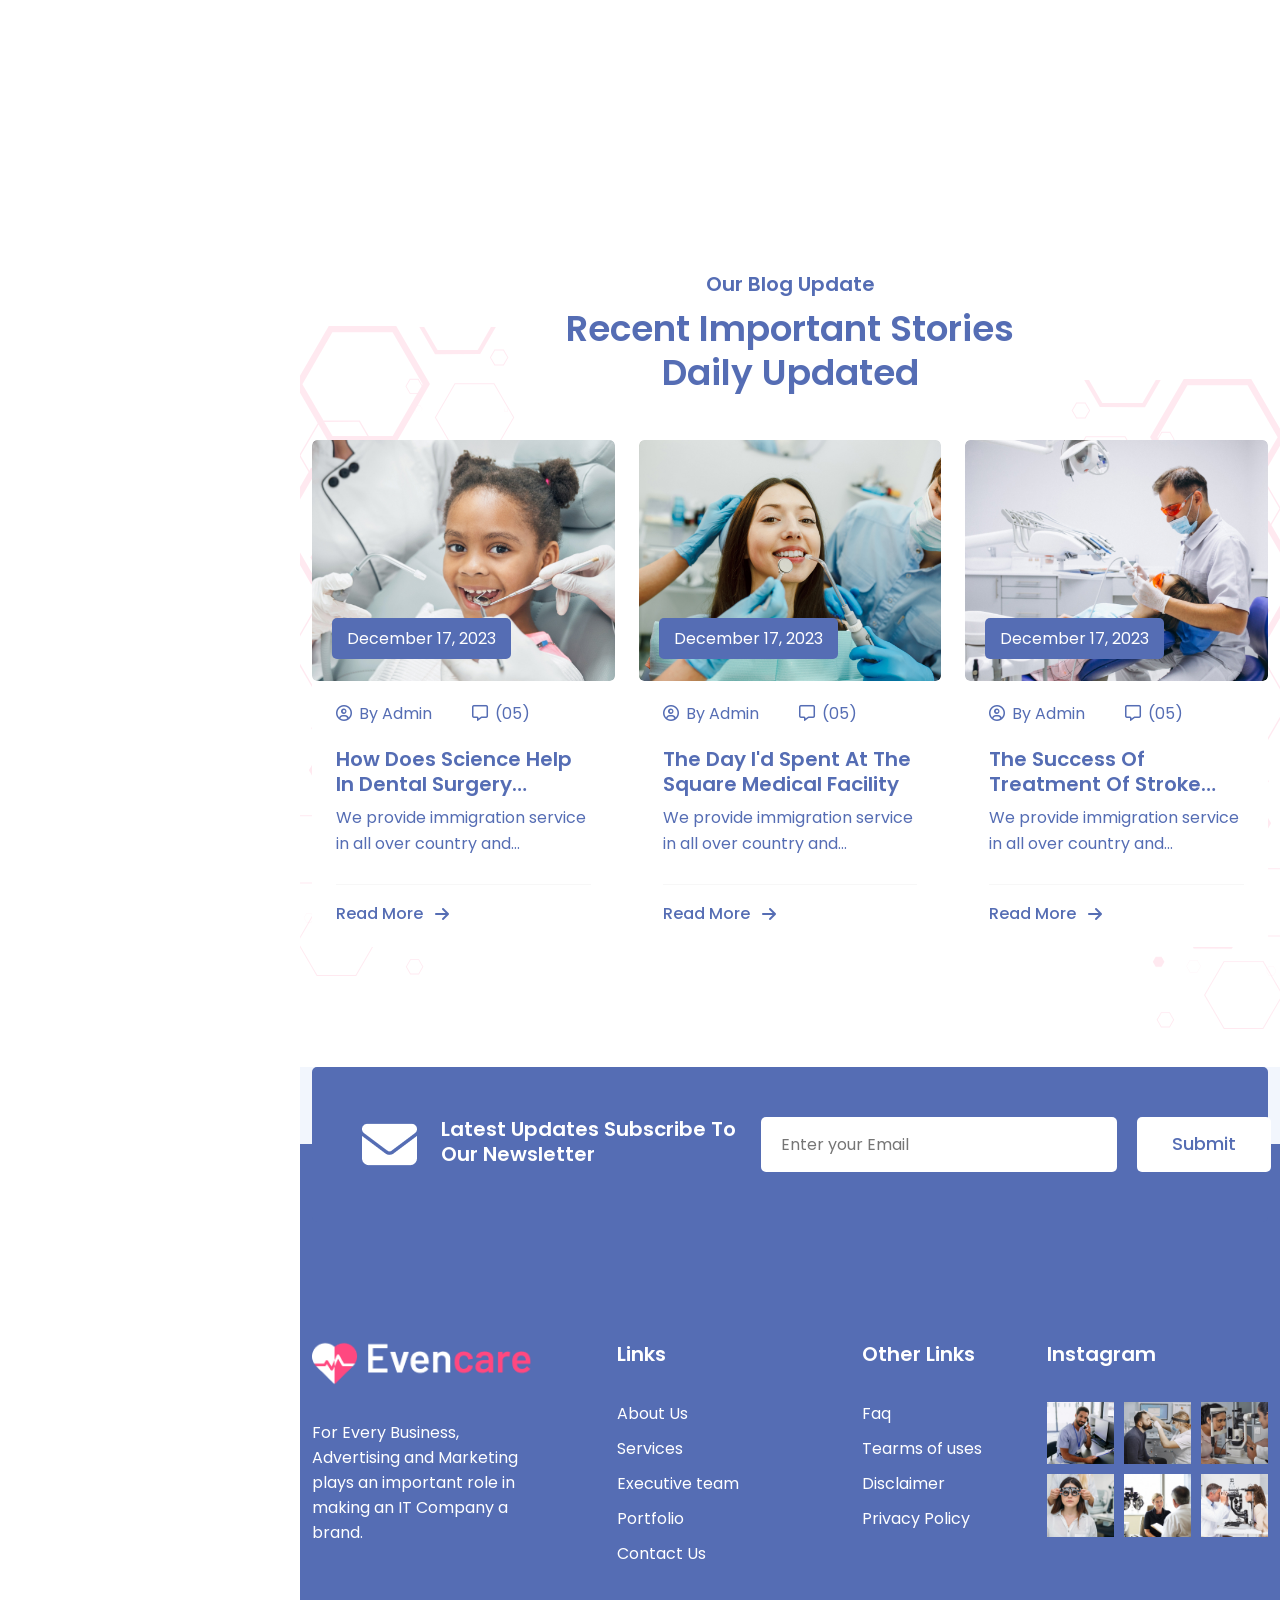
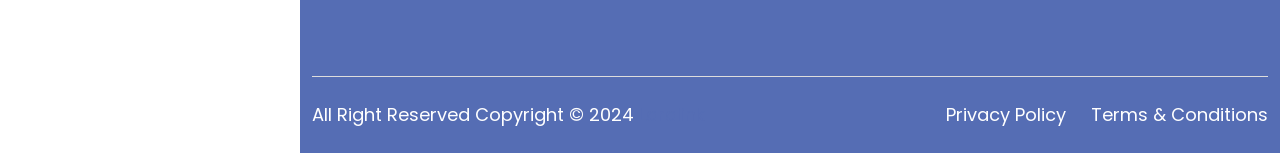
<file: home-v10.html>
<!DOCTYPE html>
<html class="no-js" lang="en">
  <head>
    <!-- Meta Tags -->
    <meta charset="utf-8">
    <meta http-equiv="x-ua-compatible" content="ie=edge">
    <meta name="viewport" content="width=device-width, initial-scale=1">
    <meta name="author" content="Laralink">
    <!-- Favicon Icon -->
    <link rel="icon" href="assets/images/icons/favicon.png">
    <!-- Site Title -->
    <title>Evencare - Medical Landing Page HTML Template</title>
    <link rel="stylesheet" href="assets/css/bootstrap.min.css">
    <link rel="stylesheet" href="assets/css/fontawesome.min.css">
    <link rel="stylesheet" href="assets/css/animate.css">
    <link rel="stylesheet" href="assets/css/animated-text.css">
    <link rel="stylesheet" href="assets/css/slick.min.css">
    <link rel="stylesheet" href="assets/css/light_gallery.min.css">
    <link rel="stylesheet" href="assets/css/odometer.css">
    <link rel="stylesheet" href="assets/css/timepicker.min.css">
    <link rel="stylesheet" href="assets/css/jquery-ui.min.css">
    <link rel="stylesheet" href="assets/css/select2.min.css">
    <link rel="stylesheet" href="assets/css/style.css">
  </head>
  <body class="cs_get_sidebar">
  <!-- Start Preloader -->
  <div class="cs_preloader cs_accent_color_v1">
    <div class="cs_preloader_in">
      <div class="cs_wave_first">
        <svg enable-background="new 0 0 300.08 300.08" viewBox="0 0 300.08 300.08" xmlns="http://www.w3.org/2000/svg"><g><path d="m293.26 184.14h-82.877l-12.692-76.138c-.546-3.287-3.396-5.701-6.718-5.701-.034 0-.061 0-.089 0-3.369.027-6.199 2.523-6.677 5.845l-12.507 87.602-14.874-148.69c-.355-3.43-3.205-6.056-6.643-6.138-.048 0-.096 0-.143 0-3.39 0-6.274 2.489-6.752 5.852l-19.621 137.368h-9.405l-12.221-42.782c-.866-3.028-3.812-5.149-6.8-4.944-3.13.109-5.777 2.332-6.431 5.395l-8.941 42.332h-73.049c-3.771 0-6.82 3.049-6.82 6.82 0 3.778 3.049 6.82 6.82 6.82h78.566c3.219 0 6.002-2.251 6.67-5.408l4.406-20.856 6.09 21.313c.839 2.939 3.526 4.951 6.568 4.951h20.46c3.396 0 6.274-2.489 6.752-5.845l12.508-87.596 14.874 148.683c.355 3.437 3.205 6.056 6.643 6.138h.143c3.39 0 6.274-2.489 6.752-5.845l14.227-99.599 6.397 38.362c.546 3.287 3.396 5.702 6.725 5.702h88.66c3.771 0 6.82-3.049 6.82-6.82-.001-3.772-3.05-6.821-6.821-6.821z"></path></g>
        </svg>
      </div>
      <div class="cs_wave_second">
        <svg enable-background="new 0 0 300.08 300.08" viewBox="0 0 300.08 300.08" xmlns="http://www.w3.org/2000/svg"><g><path d="m293.26 184.14h-82.877l-12.692-76.138c-.546-3.287-3.396-5.701-6.718-5.701-.034 0-.061 0-.089 0-3.369.027-6.199 2.523-6.677 5.845l-12.507 87.602-14.874-148.69c-.355-3.43-3.205-6.056-6.643-6.138-.048 0-.096 0-.143 0-3.39 0-6.274 2.489-6.752 5.852l-19.621 137.368h-9.405l-12.221-42.782c-.866-3.028-3.812-5.149-6.8-4.944-3.13.109-5.777 2.332-6.431 5.395l-8.941 42.332h-73.049c-3.771 0-6.82 3.049-6.82 6.82 0 3.778 3.049 6.82 6.82 6.82h78.566c3.219 0 6.002-2.251 6.67-5.408l4.406-20.856 6.09 21.313c.839 2.939 3.526 4.951 6.568 4.951h20.46c3.396 0 6.274-2.489 6.752-5.845l12.508-87.596 14.874 148.683c.355 3.437 3.205 6.056 6.643 6.138h.143c3.39 0 6.274-2.489 6.752-5.845l14.227-99.599 6.397 38.362c.546 3.287 3.396 5.702 6.725 5.702h88.66c3.771 0 6.82-3.049 6.82-6.82-.001-3.772-3.05-6.821-6.821-6.821z"></path></g>
        </svg>
      </div>
    </div>
  </div>
  <!-- End Preloader -->
  <!-- Start Header Section -->
  <header class="cs_site_header cs_style_2">
    <div class="cs_main_header">
      <div class="container">
        <div class="cs_main_header_in">
          <div class="cs_main_header_left">
            <a class="cs_site_branding" href="index.html"><img src="assets/images/logo3.png" alt="Evencare"></a>
          </div>
          <div class="cs_main_header_right">
            <div class="cs_nav">
              <ul class="cs_nav_list cs_onepage_nav cs_fs_18 cs_medium cs_mp0">
                <li><a href="#home">Home</a></li>
                <li><a href="#about">About us</a></li>
                <li><a href="#department">Department</a></li>
                <li><a href="#doctors">Doctors</a></li>
                <li><a href="#gallery">Gallery</a></li>
                <li><a href="#price">Pricing plan</a></li>
                <li><a href="#blog">Latest news</a></li>
                <li><a href="#contact">Contact</a></li>
              </ul>
            </div>
            <a href="#appointment" class="cs_btn cs_style_1 cs_accent_bg_v3 cs_white_color cs_fs_18 cs_medium">Book An Appointment</a>
            <div class="cs_opening_hr">
              <h4 class="cs_opening_hr_title cs_fs_24 cs_semibold">Opening Hours</h4>
              <div class="cs_opening_date cs_fs_18 cs_medium">Saterday - Thusday</div>
              <div class="cs_opening_time cs_fs_18 cs_medium">9:00 AM - 6:30 PM</div>
            </div>
          </div>
        </div>
      </div>
    </div>
    <ul class="cs_social_btns cs_style_1 cs_mp0">
      <li><a href="#"><i class="fab fa-facebook-f"></i></a></li>
      <li><a href="#"><i class="fab fa-linkedin-in"></i></a></li>
      <li><a href="#"><i class="fab fa-twitter"></i></a></li>
      <li><a href="#"><i class="fab fa-youtube"></i></a></li>
    </ul>
  </header>
  <!-- End Header Section -->
  <!-- Start Hero Section -->
  <section class="cs_hero cs_style_5 cs_side_header cs_bg_filed cs_primary_bg position-relative" id="home" data-src="assets/images/hero_bg_9.jpeg">
    <div class="cs_height_120 cs_height_lg_80"></div>
    <div class="container">
      <div class="cs_hero_text text-center">
        <h1 class="cs_hero_title cs_headline clip cs_fs_60 cs_semibold">Take Best Quality <br> Treatment for
           <span class="cs_words_wrapper cs_primary_color">
            <b class="is-visible">Crutches.</b>
            <b>Laboratory.</b>
            <b>Cardiology.</b>
            <b>Dentist.</b>
            <b>Neurology.</b>
          </span></h1>
        <p class="cs_hero_subtitle cs_fs_18 cs_primary_color">Lorem ipsum dolor sit amet consectetuer adipiscing Phasellus <br> hendrerit lorem dolor sit nibh nec urna. In nisi</p>
        <a href="#appointment" class="cs_btn cs_style_1 cs_fs_18 cs_semibold cs_accent_bg_v3 cs_white_color">Appointment</a>
      </div>
    </div>
  </section>
  <!-- End Hero Section -->
 
  <!-- Start About Section -->
  <section class="cs_about cs_style_1" id="about">
    <div class="cs_height_120 cs_height_lg_80"></div>
    <div class="container">
      <div class="row cs_gap_y_40 align-items-xl-center">
        <div class="col-lg-5">
          <div class="cs_about_thumb cs_version_4 position-relative wow fadeInLeft">
            <img src="assets/images/about_left_4.png" alt="About Thumb">
            <div class="cs_video_btn_wrap cs_accent_bg_v3 ">
              <a href="https://www.youtube.com/embed/2MEy18SPIDM"
                class="cs_player_btn cs_center cs_radius_50 cs_video_open"><svg width="11" height="13"
                  viewBox="0 0 11 13" fill="none" xmlns="http://www.w3.org/2000/svg">
                  <path d="M9.96042 5.17696L2.78048 0.751107C2.26102 0.43131 1.63299 0.418014 1.10046 0.71554C0.567921 1.01302 0.25 1.55486 0.25 2.16485V10.9762C0.25 11.8986 0.993162 12.653 1.90656 12.6579C1.90906 12.6579 1.91155 12.658 1.91399 12.658C2.19943 12.6579 2.49689 12.5685 2.77471 12.399C2.9982 12.2626 3.06884 11.9709 2.93248 11.7474C2.79612 11.5239 2.50437 11.4533 2.28094 11.5896C2.151 11.6689 2.02409 11.7099 1.91167 11.7099C1.56703 11.708 1.19804 11.4128 1.19804 10.9763V2.16487C1.19804 1.9032 1.33442 1.67082 1.56283 1.5432C1.79127 1.41558 2.06063 1.42128 2.28318 1.55831L9.46314 5.98416C9.67894 6.11702 9.80243 6.33857 9.80191 6.59201C9.80138 6.84542 9.67699 7.06647 9.46001 7.19888L4.26887 10.3773C4.04559 10.5141 3.9754 10.8059 4.11211 11.0291C4.2488 11.2524 4.54063 11.3226 4.76391 11.1859L9.95443 8.00781C10.4514 7.70464 10.7488 7.17611 10.75 6.59391C10.7512 6.01177 10.4559 5.48201 9.96042 5.17696Z" fill="#0957DE" />
                </svg></a>
            </div>
          </div>
        </div>
        <div class="col-lg-7 cs_pl_30">
          <div class="cs_section_heading cs_style_1">
            <h3 class="cs_section_title_up cs_accent_color_v3 cs_semibold cs_fs_24">25 Years of Medical Excellence</h3>
            <h2 class="cs_section_title cs_semibold cs_fs_45 mb-0">Our Doctor Will Help You Awaken Talent & Take You Forward</h2>
          </div>
          <div class="cs_height_17 cs_height_lg_10"></div>
          <p class="cs_about_text cs_type_2">Quisque dignissim enim diam, eget pulvinar ex viverra id. Nulla a lobortis lectus, id volutpat magna. Morbi consequat porttitor fermentum. Nulla vestibulum tincidunt viverra. Vestibulum accumsan molestie lorem, non laoreet massa. Duis at dui sem. Vivamus ut</p>
          <p class="cs_about_text cs_type_2">Quisque dignissim enim diam, eget pulvinar ex viverra id. Nulla a lobortisQuisdignissim enim diam, eget pulvinar ex viverra id. Nulla a lobortis lectus, id volutpat magna. Morbti consequat porttitor fermentum. Nulla vestibulum tincidunt</p>
          <div class="cs_author_card cs_version_4 position-relative">
            <div class="cs_author_thumb cs_center cs_color_1">
              <img src="assets/images/avatar_1.jpeg" alt="Author">
            </div>
            <div class="cs_author_info">
              <h3 class="cs_author_title cs_fs_20 cs_semibold">Kate Attjamin</h3>
              <p class="mb-0">Founder & Director</p>
            </div>
            <div class="cs_author_sign position-absolute">
              <img src="assets/images/sign2.svg" alt="Sign Image">
            </div>
          </div>
        </div>
      </div>
    </div>
    <div class="cs_height_120 cs_height_lg_80"></div>
  </section>
  <!-- End About Section -->

  <!-- Start Service Section -->
  <section class="cs_services cs_accent_v3_light position-relative" id="services">
    <div class="cs_height_120 cs_height_lg_80"></div>
    <div class="container">
      <div class="row cs_gap_y_24 align-items-xl-center">
        <div class="col-xl-6 wow fadeInUp">
          <div class="cs_section_heading cs_style_1">
            <h3 class="cs_section_title_up cs_ternary_font cs_accent_color_v3 cs_semibold cs_fs_24">What's Happening</h3>
            <h2 class="cs_section_title cs_semibold cs_fs_45 mb-0">We're Providing Best <br> Services To Our Customers</h2>
            <div class="cs_height_37 cs_height_lg_20"></div>
            <a href="#appointment" class="cs_btn cs_style_1 cs_fs_18 cs_semibold cs_white_color cs_accent_bg_v3 cs_size_md">Appointment</a>
          </div>
        </div>
        <div class="col-xl-3 col-lg-4 col-md-6">
          <div class="cs_iconbox cs_style_6 cs_color_1 text-center">
            <div class="cs_iconbox_icon cs_center">
              <img src="assets/images/icons/heart_icon_pink.png" alt="Featured Icon">
            </div>
            <h2 class="cs_iconbox_title cs_fs_22 cs_semibold">Primary Care Physicia</h2>
            <p class="cs_iconbox_subtitle mb-0">As one of the most experienced family doctors in the area, Dr. Courtney Williams, F.D., has</p>
          </div>
        </div>
        <div class="col-xl-3 col-lg-4 col-md-6">
          <div class="cs_iconbox cs_style_6 cs_color_1 text-center">
            <div class="cs_iconbox_icon cs_center">
              <img src="assets/images/icons/doctor_icon_pink.png" alt="Featured Icon">
            </div>
            <h2 class="cs_iconbox_title cs_fs_22 cs_semibold">Specialised Support</h2>
            <p class="cs_iconbox_subtitle mb-0">As one of the most experienced family doctors in the area, Dr. Courtney Williams, F.D., has</p>
          </div>
        </div>
        <div class="col-xl-3 col-lg-4 col-md-6">
          <div class="cs_iconbox cs_style_6 cs_color_1 text-center">
            <div class="cs_iconbox_icon cs_radius_15 cs_center">
              <img src="assets/images/icons/care_icon_pink.png" alt="Featured Icon">
            </div>
            <h2 class="cs_iconbox_title cs_fs_22 cs_semibold">Medical Symbol</h2>
            <p class="cs_iconbox_subtitle mb-0">As one of the most experienced family doctors in the area, Dr. Courtney Williams, F.D., has</p>
          </div>
        </div>
        <div class="col-xl-3 col-lg-4 col-md-6">
          <div class="cs_iconbox cs_style_6 cs_color_1 text-center">
            <div class="cs_iconbox_icon cs_radius_15 cs_center">
              <img src="assets/images/icons/dental_icon_pink.png" alt="Featured Icon">
            </div>
            <h2 class="cs_iconbox_title cs_fs_22 cs_semibold">Teeth Checkup</h2>
            <p class="cs_iconbox_subtitle mb-0">As one of the most experienced family doctors in the area, Dr. Courtney Williams, F.D., has</p>
          </div>
        </div>
        <div class="col-xl-3 col-lg-4 col-md-6">
          <div class="cs_iconbox cs_style_6 cs_color_1 text-center">
            <div class="cs_iconbox_icon cs_radius_15 cs_center">
              <img src="assets/images/icons/teeth_icon_pink.png" alt="Featured Icon">
            </div>
            <h2 class="cs_iconbox_title cs_fs_22 cs_semibold">Complete Teeth Solution</h2>
            <p class="cs_iconbox_subtitle mb-0">As one of the most experienced family doctors in the area, Dr. Courtney Williams, F.D., has</p>
          </div>
        </div>
        <div class="col-xl-3 col-lg-4 col-md-6">
          <div class="cs_iconbox cs_style_6 cs_color_1 text-center">
            <div class="cs_iconbox_icon cs_center">
              <img src="assets/images/icons/heart_icon_pink.png" alt="Featured Icon">
            </div>
            <h2 class="cs_iconbox_title cs_fs_22 cs_semibold">Primary Care Physicia</h2>
            <p class="cs_iconbox_subtitle mb-0">As one of the most experienced family doctors in the area, Dr. Courtney Williams, F.D., has</p>
          </div>
        </div>
      </div>
    </div>
    <div class="cs_service_shape1 position-absolute">
      <img src="assets/images/testimonial_shape2.svg" alt="Shape">
    </div>
    <div class="cs_service_shape3 position-absolute">
      <img src="assets/images/testimonial_shape2.svg" alt="Shape">
    </div>
    <div class="cs_height_120 cs_height_lg_80"></div>
  </section>
  <!-- End Service Section -->
  <!-- Start Doctor Section -->
  <section id="doctors">
    <div class="cs_height_120 cs_height_lg_80"></div>
    <div class="container">
      <div class="cs_section_heading cs_style_1 text-center">
        <h3 class="cs_section_title_up cs_semibold cs_fs_24 cs_accent_color_v3">Our Doctors</h3>
        <h2 class="cs_section_title cs_semibold cs_fs_45 mb-0 wow fadeInUp">We provide Exceptional Medical<br> Care For Our Patients</h2>
      </div>
      <div class="cs_height_60 cs_height_lg_40"></div>
      <div class="row cs_gap_y_24">
        <div class="col-lg-3 col-md-6">
          <div class="cs_doctor cs_style_3 cs_color_1 cs_white_bg">
            <div class="cs_doctor_thumb position-relative">
              <img src="assets/images/doctor_10.jpeg" alt="Doctor Thumb">
              <div class="cs_social_btns cs_style_2">
                <a href="facebook.com" target="_blank"><i class="fa-brands fa-facebook-f"></i></a>
                <a href="https://www.instagram.com/" target="_blank"><i class="fa-brands fa-instagram"></i></a>
                <a href="https://twitter.com/" target="_blank"><i class="fa-brands fa-twitter"></i></a>
                <a href="https://www.linkedin.com/" target="_blank"><i class="fa-brands fa-linkedin-in"></i></a>
                <a class="cs_center share_btn"><img src="assets/images/icons/plus_icon.svg" alt="Icon"></a>
              </div>
            </div>
            <div class="cs_doctor_info">
              <h3 class="cs_doctor_title cs_fs_24 cs_semibold mb-0">
                <a href="doctor-details.html">Dr. Ken Moris</a>
              </h3>
              <p class="cs_doctor_subtitle mb-0">Psychiatrist</p>
            </div>
          </div>
        </div>
        <div class="col-lg-3 col-md-6">
          <div class="cs_doctor cs_style_3 cs_color_1 cs_white_bg">
            <div class="cs_doctor_thumb position-relative">
              <img src="assets/images/doctor_11.jpeg" alt="Doctor Thumb">
              <div class="cs_social_btns cs_style_2">
                <a href="facebook.com" target="_blank"><i class="fa-brands fa-facebook-f"></i></a>
                <a href="https://www.instagram.com/" target="_blank"><i class="fa-brands fa-instagram"></i></a>
                <a href="https://twitter.com/" target="_blank"><i class="fa-brands fa-twitter"></i></a>
                <a href="https://www.linkedin.com/" target="_blank"><i class="fa-brands fa-linkedin-in"></i></a>
                <a class="cs_center share_btn"><img src="assets/images/icons/plus_icon.svg" alt="Icon"></a>
              </div>
            </div>
            <div class="cs_doctor_info">
              <h3 class="cs_doctor_title cs_fs_24 cs_semibold mb-0">
                <a href="doctor-details.html">Dr. Terri Williams</a>
              </h3>
              <p class="cs_doctor_subtitle mb-0">Dental Surgery</p>
            </div>
          </div>
        </div>
        <div class="col-lg-3 col-md-6">
          <div class="cs_doctor cs_style_3 cs_color_1 cs_white_bg">
            <div class="cs_doctor_thumb position-relative">
              <img src="assets/images/doctor_12.jpeg" alt="Doctor Thumb">
              <div class="cs_social_btns cs_style_2">
                <a href="facebook.com" target="_blank"><i class="fa-brands fa-facebook-f"></i></a>
                <a href="https://www.instagram.com/" target="_blank"><i class="fa-brands fa-instagram"></i></a>
                <a href="https://twitter.com/" target="_blank"><i class="fa-brands fa-twitter"></i></a>
                <a href="https://www.linkedin.com/" target="_blank"><i class="fa-brands fa-linkedin-in"></i></a>
                <a class="cs_center share_btn"><img src="assets/images/icons/plus_icon.svg" alt="Icon"></a>
              </div>
            </div>
            <div class="cs_doctor_info">
              <h3 class="cs_doctor_title cs_fs_24 cs_semibold mb-0">
                <a href="doctor-details.html">Dr. Luiz Frank</a>
              </h3>
              <p class="cs_doctor_subtitle mb-0">Gynaecology</p>
            </div>
          </div>
        </div>
        <div class="col-lg-3 col-md-6">
          <div class="cs_doctor cs_style_3 cs_color_1 cs_white_bg">
            <div class="cs_doctor_thumb position-relative">
              <img src="assets/images/doctor_13.jpeg" alt="Doctor Thumb">
              <div class="cs_social_btns cs_style_2">
                <a href="facebook.com" target="_blank"><i class="fa-brands fa-facebook-f"></i></a>
                <a href="https://www.instagram.com/" target="_blank"><i class="fa-brands fa-instagram"></i></a>
                <a href="https://twitter.com/" target="_blank"><i class="fa-brands fa-twitter"></i></a>
                <a href="https://www.linkedin.com/" target="_blank"><i class="fa-brands fa-linkedin-in"></i></a>
                <a class="cs_center share_btn"><img src="assets/images/icons/plus_icon.svg" alt="Icon"></a>
              </div>
            </div>
            <div class="cs_doctor_info">
              <h3 class="cs_doctor_title cs_fs_24 cs_semibold mb-0">
                <a href="doctor-details.html">Dr. Selina Gomez</a>
              </h3>
              <p class="cs_doctor_subtitle mb-0">Psychiatrist</p>
            </div>
          </div>
        </div>
      </div>
    </div>
  </section>
  <!-- End Doctor Section -->
  <!-- Start FAQ Section -->
  <div class="cs_height_120 cs_height_lg_80"></div>
  <div class="container">
    <div class="cs_section_heading cs_style_1 text-center">
      <h3 class="cs_section_title_up cs_accent_color_v3 cs_medium cs_fs_24">People Also Ask</h3>
      <h2 class="cs_section_title cs_semibold cs_fs_45 mb-0">Frequently Asked Questions About <br> The Patient For The Public</h2>
    </div>
    <div class="cs_height_60 cs_height_lg_40"></div>
    <div class="row cs_gap_y_30 align-items-center">
      <div class="col-lg-6 wow fadeInLeft">
        <div class="cs_video_block cs_style_2 position-relative">
          <img src="assets/images/video_block_bg_3.jpeg" alt="Video Thumb">
          <a href="https://www.youtube.com/embed/2MEy18SPIDM" class="cs_play_btn cs_center cs_video_open cs_white_bg cs_color_1"><i class="fa-solid fa-play"></i></a>
        </div>
      </div>
      <div class="col-lg-6">
        <div class="cs_accordian_wrap">
          <div class="cs_accordian cs_style_1 cs_color_1 cs_version_4 cs_accent_v3_light">
            <h3 class="cs_accordian_head cs_fs_18 cs_semibold mb-0">
              What medical expenses are not tax deductible?
              <span class="cs_accordian_toggle cs_center">
                <i class="fa-regular fa-eye"></i>
                <i class="fa-regular fa-eye-slash"></i>
              </span>
            </h3>
            <div class="cs_accordian_body">
              There are many variations of passages of available but the Ut elit tellus luctus nec ullamcorper at mattis</div>
          </div>
          <div class="cs_accordian cs_style_1 cs_color_1 cs_version_4 cs_accent_v3_light active">
            <h3 class="cs_accordian_head cs_fs_18 cs_semibold mb-0">
              Are dental expenses deductible 2023?
              <span class="cs_accordian_toggle cs_center">
                <i class="fa-regular fa-eye"></i>
                <i class="fa-regular fa-eye-slash"></i>
              </span>
            </h3>
            <div class="cs_accordian_body">
              There are many variations of passages of available but the Ut elit tellus luctus nec ullamcorper at mattis</div>
          </div>
          <div class="cs_accordian cs_style_1 cs_color_1 cs_version_4 cs_accent_v3_light">
            <h3 class="cs_accordian_head cs_fs_18 cs_semibold mb-0">
              What is the standard deduction for 2023 for over 65?
              <span class="cs_accordian_toggle cs_center">
                <i class="fa-regular fa-eye"></i>
                <i class="fa-regular fa-eye-slash"></i>
              </span>
            </h3>
            <div class="cs_accordian_body">
              There are many variations of passages of available but the Ut elit tellus luctus nec ullamcorper at mattis</div>
          </div>
          <div class="cs_accordian cs_style_1 cs_color_1 cs_version_4 cs_accent_v3_light">
            <h3 class="cs_accordian_head cs_fs_18 cs_semibold mb-0">
              What qualifies as a qualified medical expense?
              <span class="cs_accordian_toggle cs_center">
                <i class="fa-regular fa-eye"></i>
                <i class="fa-regular fa-eye-slash"></i>
              </span>
            </h3>
            <div class="cs_accordian_body">
              There are many variations of passages of available but the Ut elit tellus luctus nec ullamcorper at mattis</div>
          </div>
          <div class="cs_accordian cs_style_1 cs_color_1 cs_version_4 cs_accent_v3_light">
            <h3 class="cs_accordian_head cs_fs_18 cs_semibold mb-0">
              What qualifies as a qualified medical expense?
              <span class="cs_accordian_toggle cs_center">
                <i class="fa-regular fa-eye"></i>
                <i class="fa-regular fa-eye-slash"></i>
              </span>
            </h3>
            <div class="cs_accordian_body">
              There are many variations of passages of available but the Ut elit tellus luctus nec ullamcorper at mattis</div>
          </div>
        </div>
      </div>
    </div>
  </div>
  <div class="cs_height_120 cs_height_lg_80"></div>
  <!-- End FAQ Section -->
  <!-- Start Counter Section -->
  <section class="cs_counting cs_version_4 cs_bg_filed cs_primary_bg position-relative"
    data-src="assets/images/counter_bg2.jpeg">
    <div class="cs_counting_overlay"></div>
    <div class="cs_height_133 cs_height_lg_80"></div>
    <div class="container">
      <div class="row cs_gap_y_40 align-items-center justify-content-between">
        <div class="col-xl-3 col-md-6">
          <div class="cs_funfact cs_style_1 cs_version_4">
            <div class="cs_funfact_text">
              <h2 class="cs_counter_number cs_fs_65 cs_white_color d-flex align-items-center cs_semibold"><span
                  data-count-to="230" class="odometer"></span>+</h2>
              <p class="cs_counter_title cs_fs_24 cs_semibold cs_white_color mb-0">Specialised Support</p>
            </div>
          </div>
        </div>
        <div class="col-xl-3 col-md-6">
          <div class="cs_funfact cs_style_1 cs_version_4">
            <div class="cs_funfact_text">
              <h2 class="cs_counter_number cs_fs_65 cs_white_color d-flex align-items-center cs_semibold"><span
                  data-count-to="25" class="odometer"></span>+</h2>
              <p class="cs_counter_title cs_fs_24 cs_semibold cs_white_color mb-0">Qualified Doctors</p>
            </div>
          </div>
        </div>
        <div class="col-xl-3 col-md-6">
          <div class="cs_funfact cs_style_1 cs_version_4">
            <div class="cs_funfact_text">
              <h2 class="cs_counter_number cs_fs_65 cs_white_color d-flex align-items-center cs_semibold"><span
                  data-count-to="421" class="odometer"></span>+</h2>
              <p class="cs_counter_title cs_fs_24 cs_semibold cs_white_color mb-0">Medical Professionals</p>
            </div>
          </div>
        </div>
        <div class="col-xl-3 col-md-6">
          <div class="cs_funfact cs_style_1 cs_version_4">
            <div class="cs_funfact_text">
              <h2 class="cs_counter_number cs_fs_65 cs_white_color d-flex align-items-center cs_semibold"><span
                  data-count-to="50" class="odometer"></span>+</h2>
              <p class="cs_counter_title cs_fs_24 cs_semibold cs_white_color mb-0">Hospital Rooms</p>
            </div>
          </div>
        </div>
      </div>
    </div>
    <div class="cs_height_135 cs_height_lg_80"></div>
  </section>
  <!-- End Counter Section -->
  <!-- Start Pricing Section -->
  <section class="cs_slider cs_style_1" id="pricing">
    <div class="cs_height_120 cs_height_lg_80"></div>
    <div class="container">
      <div class="cs_slider_heading d-flex align-items-center justify-content-between">
        <div class="cs_section_heading cs_style_1">
          <h3 class="cs_section_title_up cs_semibold cs_fs_24 cs_accent_color_v3">Our Pricing Plan</h3>
          <h2 class="cs_section_title cs_semibold cs_fs_45 mb-0">Our High Quality Easy Price</h2>
        </div>
        <div class="cs_slider_arrows cs_color_1 cs_style_1 cs_hide_mobile wow fadeInUp">
          <div class="cs_left_arrow cs_slider_arrow cs_version_4 cs_center slick-arrow"><i
              class="fa-solid fa-chevron-left"></i>
          </div>
          <div class="cs_right_arrow cs_slider_arrow cs_version_4 cs_center slick-arrow"><i
              class="fa-solid fa-chevron-right"></i>
          </div>
        </div>
      </div>
      <div class="cs_height_60 cs_height_lg_40"></div>
      <div class="cs_slider_container" data-autoplay="0" data-loop="1" data-speed="600" data-center="0"
        data-slides-per-view="responsive" data-xxs-slides="1" data-xs-slides="1" data-sm-slides="2" data-md-slides="2" data-lg-slides="3" data-add-slides="3">
        <div class="cs_slider_wrapper">
          <div class="slick_slide_in">
            <div class="cs_pricing_table cs_style_1 cs_color_1 cs_version_4 cs_radius_5 cs_bg_filed position-relative cs_accent_v3_light">
              <div class="cs_pricing_overlay cs_accent_bg_v3 cs_radius_5"></div>
              <div class="cs_pricing_info">
                <h2 class="cs_price cs_accent_color_v3 cs_fs_45 cs_medium">$119</h2>
                <h3 class="cs_pricing_title cs_fs_28 cs_semibold mb-0">Hemoglobin Test</h3>
              </div>
              <ul class="cs_pricing_feature cs_mp0 cs_medium">
                <li>
                  <span class="cs_feature_icon cs_accent_color_v3">
                    <i class="fa-solid fa-check"></i>
                  </span>
                  <span>Cancer Services</span>
                </li>
                <li>
                  <span class="cs_feature_icon cs_accent_color_v3">
                    <i class="fa-solid fa-check"></i>
                  </span>
                  <span>Diagnostic Services</span>
                </li>
                <li>
                  <span class="cs_feature_icon cs_accent_color_v3">
                    <i class="fa-solid fa-check"></i>
                  </span>
                  <span>Tooth Implants</span>
                </li>
                <li>
                  <span class="cs_feature_icon cs_accent_color_v3">
                    <i class="fa-solid fa-check"></i>
                  </span>
                  <span>Surgical Extraction</span>
                </li>
                <li>
                  <span class="cs_feature_icon cs_red_color">
                    <i class="fa-solid fa-xmark"></i>
                  </span>
                  <span>State And Federal Postings</span>
                </li>
                <li>
                  <span class="cs_feature_icon cs_red_color">
                    <i class="fa-solid fa-xmark"></i>
                  </span>
                  <span>Second Description</span>
                </li>
              </ul>
              <div class="cs_pricing_btn_wrap">
                <a href="#" class="cs_btn cs_style_1 cs_accent_bg_v3 cs_fs_18 cs_semibold cs_white_color">Get started</a>
              </div>
            </div>
          </div>
          <div class="slick_slide_in">
            <div class="cs_pricing_table cs_style_1 cs_color_1 cs_version_4 cs_radius_5 cs_bg_filed position-relative cs_accent_v3_light">
              <div class="cs_pricing_overlay cs_accent_bg_v3 cs_radius_5"></div>
              <div class="cs_pricing_info">
                <h2 class="cs_price cs_accent_color_v3 cs_fs_45 cs_medium">$99</h2>
                <h3 class="cs_pricing_title cs_fs_28 cs_semibold mb-0">Homocysteine</h3>
              </div>
              <ul class="cs_pricing_feature cs_mp0 cs_medium">
                <li>
                  <span class="cs_feature_icon cs_accent_color_v3">
                    <i class="fa-solid fa-check"></i>
                  </span>
                  <span>Cancer Services</span>
                </li>
                <li>
                  <span class="cs_feature_icon cs_accent_color_v3">
                    <i class="fa-solid fa-check"></i>
                  </span>
                  <span>Diagnostic Services</span>
                </li>
                <li>
                  <span class="cs_feature_icon cs_accent_color_v3">
                    <i class="fa-solid fa-check"></i>
                  </span>
                  <span>Tooth Implants</span>
                </li>
                <li>
                  <span class="cs_feature_icon cs_accent_color_v3">
                    <i class="fa-solid fa-check"></i>
                  </span>
                  <span>Surgical Extraction</span>
                </li>
                <li>
                  <span class="cs_feature_icon cs_red_color">
                    <i class="fa-solid fa-xmark"></i>
                  </span>
                  <span>State And Federal Postings</span>
                </li>
                <li>
                  <span class="cs_feature_icon cs_red_color">
                    <i class="fa-solid fa-xmark"></i>
                  </span>
                  <span>Second Description</span>
                </li>
              </ul>
              <div class="cs_pricing_btn_wrap">
                 <a href="#" class="cs_btn cs_style_1 cs_accent_bg_v3 cs_fs_18 cs_semibold cs_white_color">Get started</a>
              </div>
            </div>
          </div>
          <div class="slick_slide_in">
            <div class="cs_pricing_table cs_style_1 cs_color_1 cs_version_4 cs_radius_5 cs_bg_filed position-relative cs_accent_v3_light">
              <div class="cs_pricing_overlay cs_accent_bg_v3 cs_radius_5"></div>
              <div class="cs_pricing_info">
                <h2 class="cs_price cs_accent_color_v3 cs_fs_45 cs_medium">$77</h2>
                <h3 class="cs_pricing_title cs_fs_28 cs_semibold mb-0">Blood Test</h3>
              </div>
              <ul class="cs_pricing_feature cs_mp0 cs_medium">
                <li>
                  <span class="cs_feature_icon cs_accent_color_v3">
                    <i class="fa-solid fa-check"></i>
                  </span>
                  <span>Cancer Services</span>
                </li>
                <li>
                  <span class="cs_feature_icon cs_accent_color_v3">
                    <i class="fa-solid fa-check"></i>
                  </span>
                  <span>Diagnostic Services</span>
                </li>
                <li>
                  <span class="cs_feature_icon cs_accent_color_v3">
                    <i class="fa-solid fa-check"></i>
                  </span>
                  <span>Tooth Implants</span>
                </li>
                <li>
                  <span class="cs_feature_icon cs_accent_color_v3">
                    <i class="fa-solid fa-check"></i>
                  </span>
                  <span>Surgical Extraction</span>
                </li>
                <li>
                  <span class="cs_feature_icon cs_red_color">
                    <i class="fa-solid fa-xmark"></i>
                  </span>
                  <span>State And Federal Postings</span>
                </li>
                <li>
                  <span class="cs_feature_icon cs_red_color">
                    <i class="fa-solid fa-xmark"></i>
                  </span>
                  <span>Second Description</span>
                </li>
              </ul>
              <div class="cs_pricing_btn_wrap">
                 <a href="#" class="cs_btn cs_style_1 cs_accent_bg_v3 cs_fs_18 cs_semibold cs_white_color">Get started</a>
              </div>
            </div>
          </div>
          <div class="slick_slide_in">
            <div class="cs_pricing_table cs_style_1 cs_color_1 cs_version_4 cs_radius_5 cs_bg_filed position-relative cs_accent_v3_light">
              <div class="cs_pricing_overlay cs_accent_bg_v3 cs_radius_5"></div>
              <div class="cs_pricing_info">
                <h2 class="cs_price cs_accent_color_v3 cs_fs_45 cs_medium">$89</h2>
                <h3 class="cs_pricing_title cs_fs_28 cs_semibold mb-0">Diabetic Test</h3>
              </div>
              <ul class="cs_pricing_feature cs_mp0 cs_medium">
                <li>
                  <span class="cs_feature_icon cs_accent_color_v3">
                    <i class="fa-solid fa-check"></i>
                  </span>
                  <span>Cancer Services</span>
                </li>
                <li>
                  <span class="cs_feature_icon cs_accent_color_v3">
                    <i class="fa-solid fa-check"></i>
                  </span>
                  <span>Diagnostic Services</span>
                </li>
                <li>
                  <span class="cs_feature_icon cs_accent_color_v3">
                    <i class="fa-solid fa-check"></i>
                  </span>
                  <span>Tooth Implants</span>
                </li>
                <li>
                  <span class="cs_feature_icon cs_accent_color_v3">
                    <i class="fa-solid fa-check"></i>
                  </span>
                  <span>Surgical Extraction</span>
                </li>
                <li>
                  <span class="cs_feature_icon cs_red_color">
                    <i class="fa-solid fa-xmark"></i>
                  </span>
                  <span>State And Federal Postings</span>
                </li>
                <li>
                  <span class="cs_feature_icon cs_red_color">
                    <i class="fa-solid fa-xmark"></i>
                  </span>
                  <span>Second Description</span>
                </li>
              </ul>
              <div class="cs_pricing_btn_wrap">
                 <a href="#" class="cs_btn cs_style_1 cs_accent_bg_v3 cs_fs_18 cs_semibold cs_white_color ">Get started</a>
              </div>
            </div>
          </div>
        </div>
        <div class="cs_slider_arrows cs_style_1 cs_hide_desktop">
          <div class="cs_left_arrow cs_slider_arrow cs_version_4 cs_center slick-arrow"><i
              class="fa-solid fa-chevron-left"></i>
          </div>
          <div class="cs_right_arrow cs_slider_arrow cs_version_4 cs_center slick-arrow"><i
              class="fa-solid fa-chevron-right"></i>
          </div>
        </div>
      </div>
    </div>
    <div class="cs_height_120 cs_height_lg_80"></div>
  </section>
  <!-- End Pricing Section -->
  <!-- Start Gallery Section !-->
  <section class="cs_accent_v3_light position-relative" id="gallery">
    <div class="cs_height_120 cs_height_lg_80"></div>
    <div class="container">
      <div class="cs_section_heading cs_style_1 text-center">
        <h3 class="cs_section_title_up cs_accent_color_v3 cs_medium cs_fs_24">Latest Projects</h3>
        <h2 class="cs_section_title cs_semibold cs_fs_45 mb-0 wow fadeInUp">Let's Checkout Our Recently <br> Completed Work</h2>
      </div>
      <div class="cs_height_60 cs_height_lg_40"></div>
      <div class="cs_gallery_list cs_version_4">
        <a href="assets/images/gallery_12.jpeg" class="cs_gallery_item cs_zoom position-relative">
          <img src="assets/images/gallery_12.jpeg" alt="Gallery Image" class="cs_zoom_in">
          <div class="cs_gallery_icon cs_accent_bg_v3 cs_center position-absolute">
            <img src="assets/images/icons/plus_icon.svg" alt="Icon">
          </div>
          <div class="cs_gallery_overlay position-absolute"></div>
        </a>
        <a href="assets/images/gallery_13.jpeg" class="cs_gallery_item cs_zoom position-relative">
          <img src="assets/images/gallery_13.jpeg" alt="Gallery Image" class="cs_zoom_in">
          <div class="cs_gallery_icon cs_accent_bg_v3 cs_center position-absolute">
            <img src="assets/images/icons/plus_icon.svg" alt="Icon">
          </div>
          <div class="cs_gallery_overlay position-absolute"></div>
        </a>
        <a href="assets/images/gallery_14.jpeg" class="cs_gallery_item cs_zoom position-relative">
          <img src="assets/images/gallery_14.jpeg" alt="Gallery Image" class="cs_zoom_in">
          <div class="cs_gallery_icon cs_accent_bg_v3 cs_center position-absolute">
            <img src="assets/images/icons/plus_icon.svg" alt="Icon">
          </div>
          <div class="cs_gallery_overlay position-absolute"></div>
        </a>
        <a href="assets/images/gallery_15.jpeg" class="cs_gallery_item cs_zoom position-relative">
          <img src="assets/images/gallery_15.jpeg" alt="Gallery Image" class="cs_zoom_in">
          <div class="cs_gallery_icon cs_accent_bg_v3 cs_center position-absolute">
            <img src="assets/images/icons/plus_icon.svg" alt="Icon">
          </div>
          <div class="cs_gallery_overlay position-absolute"></div>
        </a>
        <a href="assets/images/gallery_16.jpeg" class="cs_gallery_item cs_zoom position-relative">
          <img src="assets/images/gallery_16.jpeg" alt="Gallery Image" class="cs_zoom_in">
          <div class="cs_gallery_icon cs_accent_bg_v3 cs_center position-absolute">
            <img src="assets/images/icons/plus_icon.svg" alt="Icon">
          </div>
          <div class="cs_gallery_overlay position-absolute"></div>
        </a>
        <a href="assets/images/gallery_17.jpeg" class="cs_gallery_item cs_zoom position-relative">
          <img src="assets/images/gallery_17.jpeg" alt="Gallery Image" class="cs_zoom_in">
          <div class="cs_gallery_icon cs_accent_bg_v3 cs_center position-absolute">
            <img src="assets/images/icons/plus_icon.svg" alt="Icon">
          </div>
          <div class="cs_gallery_overlay position-absolute"></div>
        </a>
      </div>
    </div>
    <div class="cs_gallery_shape1 position-absolute wow fadeInDown">
      <img src="assets/images/gallery_shape1_pink.svg" alt="Shape">
    </div>
    <div class="cs_gallery_shape2 position-absolute wow fadeInUp">
      <img src="assets/images/gallery_shape2_pink.svg" alt="Shape">
    </div>
    <div class="cs_height_120 cs_height_lg_80"></div>
  </section>
  <!-- End Gallery Section -->
  <!-- Start Appointment Section -->
  <section id="appointment">
    <div class="cs_height_120 cs_height_lg_80"></div>
    <div class="container">
      <div class="row cs_gap_y_30 align-items-center">
        <div class="col-lg-6">
          <div class="cs_section_heading cs_style_1">
            <h3 class="cs_section_title_up cs_accent_color_v3 cs_medium cs_fs_22">Our Partner</h3>
            <h2 class="cs_section_title cs_semibold cs_fs_35 mb-0">Our Trusted Partners Who <br> Trust About Us</h2>
          </div>
          <div class="cs_height_40 cs_height_lg_30"></div>
          <div class="cs_features_list cs_style_3">
            <div class="cs_iconbox cs_style_1 cs_version_4 cs_accent_v3_light">
              <div class="cs_iconbox_icon">
                <img src="assets/images/icons/feature_logo_1_pink.png" alt="Logo">
              </div>
              <div class="cs_iconbox_info text-end">
                <h3 class="cs_iconbox_title cs_fs_24 cs_bold mb-0">NurseMed</h3>
                <p class="cs_iconbox_subtitle cs_fs_8 cs_accent_color_v3 mb-0">TAKING CARE OF YOU </p>
              </div>
            </div>
            <div class="cs_iconbox cs_style_1 cs_version_4 cs_accent_v3_light">
              <div class="cs_iconbox_icon">
                <img src="assets/images/icons/feature_logo_2_pink.png" alt="Logo">
              </div>
              <div class="cs_iconbox_info text-end">
                <h3 class="cs_iconbox_title cs_fs_24 cs_bold mb-0">NURSEMED</h3>
                <p class="cs_iconbox_subtitle cs_fs_8 cs_accent_color_v3 mb-0">NURSING PROFESSIONALS </p>
              </div>
            </div>
            <div class="cs_iconbox cs_style_1 cs_version_4 cs_accent_v3_light">
              <div class="cs_iconbox_icon">
                <img src="assets/images/icons/feature_logo_3_pink.png" alt="Logo">
              </div>
              <div class="cs_iconbox_info text-end">
                <h3 class="cs_iconbox_title cs_fs_24 cs_bold mb-0">NURSING</h3>
                <p class="cs_iconbox_subtitle cs_fs_8 cs_accent_color_v3 mb-0">PROFESSIONALS</p>
              </div>
            </div>
            <div class="cs_iconbox cs_style_1 cs_version_4 cs_accent_v3_light">
              <div class="cs_iconbox_icon">
                <img src="assets/images/icons/feature_logo_4_pink.png" alt="Logo">
              </div>
              <div class="cs_iconbox_info text-end">
                <h3 class="cs_iconbox_title cs_fs_24 cs_bold mb-0">NurseCare</h3>
                <p class="cs_iconbox_subtitle cs_fs_8 cs_accent_color_v3 mb-0">NURSING PROFESSIONALS</p>
              </div>
            </div>
            <div class="cs_iconbox cs_style_1 cs_version_4 cs_accent_v3_light">
              <div class="cs_iconbox_icon">
                <img src="assets/images/icons/feature_logo_1_pink.png" alt="Logo">
              </div>
              <div class="cs_iconbox_info text-end">
                <h3 class="cs_iconbox_title cs_fs_24 cs_bold mb-0">NurseMed</h3>
                <p class="cs_iconbox_subtitle cs_fs_8 cs_accent_color_v3 mb-0">TAKING CARE OF YOU </p>
              </div>
            </div>
            <div class="cs_iconbox cs_style_1 cs_version_4 cs_accent_v3_light">
              <div class="cs_iconbox_icon">
                <img src="assets/images/icons/feature_logo_2_pink.png" alt="Logo">
              </div>
              <div class="cs_iconbox_info text-end">
                <h3 class="cs_iconbox_title cs_fs_24 cs_bold mb-0">NURSEMED</h3>
                <p class="cs_iconbox_subtitle cs_fs_8 cs_accent_color_v3 mb-0">NURSING PROFESSIONALS </p>
              </div>
            </div>
          </div>
        </div>
        <div class="col-lg-6 wow fadeInRight">
          <div class="cs_appointment_wrap cs_accent_bg_v3 cs_version_4 position-relative">
            <div class="cs_contact_shape position-absolute">
              <img src="assets/images/contact_shape_pink.svg" alt="Shape">
            </div>
            <div class="cs_section_heading cs_style_1">
              <h3 class="cs_section_title_up cs_white_color cs_medium cs_fs_20">Get Appointment</h3>
              <h2 class="cs_section_title cs_semibold cs_fs_35 cs_white_color mb-0">Book An Online Appointment</h2>
            </div>
            <div class="cs_height_40 cs_height_lg_30"></div>
            <form class="ca_appointment_form row cs_gap_y_24">
              <div class="col-md-6">
                <div class="cs_input_field">
                  <input type="text" name="name" placeholder="Name" class="cs_form_field">
                  <span><i class="fa-solid fa-user"></i></span>
                </div>
              </div>
              <div class="col-md-6">
                <div class="cs_input_field">
                  <input type="text" name="phone" placeholder="Phone" class="cs_form_field">
                  <span><i class="fa-solid fa-phone"></i></span>
                </div>
              </div>
              <div class="col-md-6">
                <div class="cs_input_field">
                  <input type="email" name="email" placeholder="Email Address" class="cs_form_field">
                  <span><i class="fa-solid fa-envelope"></i></span>
                </div>
              </div>
              <div class="col-md-6">
                <div class="cs_custom_select_wrap">
                  <select name="udoctor" class="cs_select_1 cs_form_field">
                    <option value="select-doctor">Doctor</option>
                    <option value="mak-rushi">Dr. Mak Roshi</option>
                    <option value="mohoshin-kabir">Dr. Mohoshin Kabir</option>
                    <option value="nayon-borua">Dr. Nayon Borua</option>
                    <option value="rasel-islam">Dr. Rasel Islam</option>
                    <option value="mahid-islam">Dr. Mahid Islam</option>
                  </select>
                </div>
              </div>
              <div class="col-md-6">
                <div class="cs_input_field">
                  <input name="utime" type="text" id="utime" placeholder="Choose Time" class="cs_time">
                  <span><i class="fa-solid fa-clock"></i></span>
                </div>
              </div>
              <div class="col-md-6">
                <div class="cs_input_field">
                  <input name="udate" type="text" id="udate" placeholder="Booking Date" class="cs_date">
                  <span><i class="fa-solid fa-calendar"></i></span>
                </div>
              </div>
              <div class="col-md-12">
                <div class="cs_input_field">
                  <textarea name="message" rows="4" class="cs_form_field" placeholder="Write Message"></textarea>
                </div>
              </div>
              <div class="col-md-12">
                <button type="submit"
                  class="cs_btn cs_style_1 cs_color_1 cs_size_md cs_radius_2 cs_white_bg cs_fs_18 cs_semibold">Appointment</button>
              </div>
            </form>
          </div>
        </div>
      </div>
    </div>
    <div class="cs_height_120 cs_height_lg_80"></div>
  </section>
  <!-- End Appointment Section -->
  <!-- Start Testimonial Section -->
  <section class="cs_slider cs_style_1 cs_testimonial_slider cs_accent_v3_light position-relative overflow-hidden">
    <div class="cs_height_120 cs_height_lg_80"></div>
    <div class="container position-relative z-2">
      <div class="cs_slider_heading d-flex align-items-center justify-content-between">
        <div class="cs_section_heading cs_style_1">
          <h3 class="cs_section_title_up cs_semibold cs_fs_24 cs_accent_color_v3">Our Testimonial</h3>
          <h2 class="cs_section_title cs_semibold cs_fs_45 mb-0">What Our Clients Says</h2>
        </div>
        <div class="cs_slider_arrows cs_style_1 cs_color_1 cs_hide_mobile wow fadeInUp">
          <div class="cs_left_arrow cs_slider_arrow cs_version_4 cs_center slick-arrow">
            <i class="fa-solid fa-chevron-left"></i>
          </div>
          <div class="cs_right_arrow cs_slider_arrow cs_version_4 cs_center slick-arrow">
            <i class="fa-solid fa-chevron-right"></i>
          </div>
        </div>
      </div>
      <div class="cs_height_40 cs_height_lg_20"></div>
      <div class="cs_slider_container" data-autoplay="0" data-loop="1" data-speed="600" data-center="0"
        data-slides-per-view="responsive" data-xxs-slides="1" data-xs-slides="1" data-sm-slides="2" data-md-slides="2" data-lg-slides="3" data-add-slides="3">
        <div class="cs_slider_wrapper">
          <div class="slick_slide_in">
            <div class="cs_testimonial cs_style_3 cs_white_bg cs_radius_2 position-relative">
              <div class="cs_avatar">
                <div class="cs_avatar_thumb cs_radius_50 overflow-hidden">
                  <img src="assets/images/avatar_13.jpeg" alt="Avatar">
                </div>
                <div class="cs_avatar_info">
                  <h3 class="cs_avatar_title cs_fs_24 cs_semibold">Dr. Luiz Frank</h3>
                  <p class="cs_avatar_subtitle cs_medium mb-0">Dental Surgery</p>
                </div>
              </div>
              <blockquote>Dialect is excellent - short and sweet and effective lessons and great quick review which is key to remembering. I love it! I’m learning Dutch!! I enjoy the dialogues and scenarios, which include helpful phrases that can be used in various situations.</blockquote>
              <hr>
              <div class="cs_quote_shape position-absolute">
                <img src="assets/images/icons/quote_icon2_pink.svg" alt="Icon">
              </div>
            </div>
          </div>
          <div class="slick_slide_in">
            <div class="cs_testimonial cs_style_3 cs_white_bg cs_radius_2 position-relative">
              <div class="cs_avatar">
                <div class="cs_avatar_thumb cs_radius_50 overflow-hidden">
                  <img src="assets/images/avatar_1.jpeg" alt="Avatar">
                </div>
                <div class="cs_avatar_info">
                  <h3 class="cs_avatar_title cs_fs_24 cs_semibold">Dr. Selina Gomez</h3>
                  <p class="cs_avatar_subtitle cs_medium mb-0">Neouro Surgery</p>
                </div>
              </div>
              <blockquote>Dialect is excellent - short and sweet and effective lessons and great quick review which is key to remembering. I love it! I’m learning Dutch!! I enjoy the dialogues and scenarios, which include helpful phrases that can be used in various situations.</blockquote>
              <hr>
              <div class="cs_quote_shape position-absolute">
                <img src="assets/images/icons/quote_icon2_pink.svg" alt="Icon">
              </div>
            </div>
          </div>
          <div class="slick_slide_in">
            <div class="cs_testimonial cs_style_3 cs_white_bg cs_radius_2 position-relative">
              <div class="cs_avatar">
                <div class="cs_avatar_thumb cs_radius_50 overflow-hidden">
                  <img src="assets/images/avatar_14.jpeg" alt="Avatar">
                </div>
                <div class="cs_avatar_info">
                  <h3 class="cs_avatar_title cs_fs_24 cs_semibold">Dr. Michel Jhonson</h3>
                  <p class="cs_avatar_subtitle cs_medium mb-0">Cardiologist</p>
                </div>
              </div>
              <blockquote>Dialect is excellent - short and sweet and effective lessons and great quick review which is key to remembering. I love it! I’m learning Dutch!! I enjoy the dialogues and scenarios, which include helpful phrases that can be used in various situations.</blockquote>
              <hr>
              <div class="cs_quote_shape position-absolute">
                <img src="assets/images/icons/quote_icon2_pink.svg" alt="Icon">
              </div>
            </div>
          </div>
          <div class="slick_slide_in">
            <div class="cs_testimonial cs_style_3 cs_white_bg cs_radius_2 position-relative">
              <div class="cs_avatar">
                <div class="cs_avatar_thumb cs_radius_50 overflow-hidden">
                  <img src="assets/images/avatar_11.jpeg" alt="Avatar">
                </div>
                <div class="cs_avatar_info">
                  <h3 class="cs_avatar_title cs_fs_24 cs_semibold">Dr. Nadim Kamal</h3>
                  <p class="cs_avatar_subtitle cs_medium mb-0">Dry Eye Surgery</p>
                </div>
              </div>
              <blockquote>Dialect is excellent - short and sweet and effective lessons and great quick review which is key to remembering. I love it! I’m learning Dutch!! I enjoy the dialogues and scenarios, which include helpful phrases that can be used in various situations.</blockquote>
              <hr>
              <div class="cs_quote_shape position-absolute">
                <img src="assets/images/icons/quote_icon2_pink.svg" alt="Icon">
              </div>
            </div>
          </div>
        </div>
        <div class="cs_slider_arrows cs_style_1 cs_hide_desktop">
          <div class="cs_left_arrow cs_slider_arrow cs_version_4 cs_center slick-arrow"><i
              class="fa-solid fa-chevron-left"></i>
          </div>
          <div class="cs_right_arrow cs_slider_arrow cs_version_4 cs_center slick-arrow"><i
              class="fa-solid fa-chevron-right"></i>
          </div>
        </div>
      </div>
    </div>
    <div class="cs_testimonial_shape3 position-absolute wow fadeInLeft">
      <img src="assets/images/testimonial_shape3_pink.svg" alt="Shape Image">
    </div>
    <div class="cs_testimonial_shape4 position-absolute">
      <img src="assets/images/testimonial_shape3_pink.svg" alt="Shape Image">
    </div>
    <div class="cs_height_100 cs_height_lg_60"></div>
  </section>
  <!-- End Testimonial Section -->
  <!-- Start Contact Section -->
  <section class="cs_bg_filed" id="contact">
    <div class="cs_height_120 cs_height_lg_80"></div>
    <div class="container">
      <div class="row">
        <div class="col-lg-6">
          <div class="cs_appointment_wrap cs_type_2 wow fadeInLeft">
            <h3 class="cs_appointment_title_up cs_accent_color_v3 cs_medium cs_fs_24">Need Any Help?</h3>
            <h2 class="cs_appointment_title cs_bold cs_fs_45 mb-0">Get in Touch With Us</h2>
            <div class="cs_height_60 cs_height_lg_40"></div>
            <form class="cs_contact_form cs_version_5 row cs_gap_y_24" id="cs_form">
              <div class="col-md-6 position-relative">
                <input type="text" name="fname" class="cs_form_field cs_radius_5" required>
                <label>First Name</label>
              </div>
              <div class="col-md-6 position-relative">
                <input type="text" name="lname" class="cs_form_field cs_radius_5" required>
                <label>Last Name</label>
              </div>
              <div class="col-md-6 position-relative">
                <input type="text" name="phone" class="cs_form_field cs_radius_5" required>
                <label>Phone</label>
              </div>
              <div class="col-md-6 position-relative">
                <input type="text" name="email" class="cs_form_field cs_radius_5" required>
                <label>Email Address</label>
              </div>
              <div class="col-md-6 position-relative">
                <input type="text" name="website" class="cs_form_field cs_radius_5" required>
                <label>Website</label>
              </div>
              <div class="col-md-6 position-relative">
                <input type="text" name="subject" class="cs_form_field cs_radius_5" required>
                <label>Subject</label>
              </div>
              <div class="col-md-12 position-relative">
                <textarea name="message" rows="6" class="cs_form_field cs_radius_5" required></textarea>
                <label>Message</label>
              </div>
              <div class="col-md-12 text-left">
                <button type="submit"
                  class="cs_btn cs_style_1 cs_radius_2 cs_size_md cs_accent_bg_v3 cs_white_color cs_fs_18 cs_semibold">Send Message</button>
              </div>
            </form>
          </div>
        </div>
        <div class="col-lg-6">
          <div class="cs_appointment_thumb cs_bg_filed cs_radius_5">
            <iframe
              src="https://www.google.com/maps/embed?pb=!1m18!1m12!1m3!1d11033535.46323372!2d56.35399501502026!3d47.53403673082974!2m3!1f0!2f0!3f0!3m2!1i1024!2i768!4f13.1!3m3!1m2!1s0x38a91007ecfca947%3A0x5f7b842fe4b30e1b!2sKazakhstan!5e0!3m2!1sen!2sbd!4v1709547743988!5m2!1sen!2sbd"></iframe>
          </div>
        </div>
      </div>
    </div>
    <div class="cs_height_120 cs_height_lg_50"></div>
  </section>
  <!-- End Contact Section -->
  <!-- Start Blog Section -->
  <section class="cs_accent_v3_light position-relative" id="blog">
    <div class="cs_height_120 cs_height_lg_80"></div>
    <div class="container">
      <div class="cs_section_heading cs_style_1 text-center">
        <h3 class="cs_section_title_up cs_accent_color_v3 cs_semibold cs_fs_24">Our Blog update</h3>
        <h2 class="cs_section_title cs_semibold cs_fs_45 mb-0">Recent Important Stories <br> Daily Updated
        </h2>
      </div>
      <div class="cs_height_45 cs_height_lg_30"></div>
      <div class="row cs_gap_y_30">
        <div class="col-lg-4 wow fadeInLeft">
          <article class="cs_post cs_style_1 cs_version_4 cs_hover_accent_3">
            <a href="blog-details-right-sidebar.html" class="cs_post_thumb cs_radius_5 cs_zoom position-relative">
              <img src="assets/images/post_15.jpeg" alt="Post Thumb" class="cs_zoom_in">
              <div class="cs_posted_by cs_accent_bg_v3 cs_white_color cs_radius_2">
                December 17, 2023</div>
            </a>
            <div class="cs_post_info cs_white_bg">
              <div class="cs_post_meta_wrap">
                <div class="cs_post_meta">
                  <div class="cs_post_meta_icon cs_accent_color_v3">
                    <i class="fa-regular fa-circle-user"></i>
                  </div>
                  <a href="blog-details-right-sidebar.html" class="mb-0">By Admin</a>
                </div>
                <div class="cs_post_meta">
                  <div class="cs_post_meta_icon cs_accent_color_v3">
                    <i class="fa-regular fa-message"></i>
                  </div>
                  <a href="blog-details-right-sidebar.html" class="mb-0">(05)</a>
                </div>
              </div>
              <h3 class="cs_post_title cs_fs_24 cs_semibold">
                <a href="blog-details-right-sidebar.html">How Does Science Help In Dental Surgery Research</a>
              </h3>
              <p class="cs_post_subtitle">We provide immigration service in all over country and universities. Sed semper sed</p>
              <hr>
              <a href="blog-details-right-sidebar.html" class="cs_post_btn cs_primary_color cs_medium">
                Read More<i class="fa-solid fa-arrow-right cs_accent_color_v3"></i></a>
            </div>
          </article>
        </div>
        <div class="col-lg-4">
          <article class="cs_post cs_style_1 cs_version_4 cs_hover_accent_3">
            <a href="blog-details-right-sidebar.html" class="cs_post_thumb cs_radius_5 cs_zoom position-relative">
              <img src="assets/images/post_16.jpeg" alt="Post Thumb" class="cs_zoom_in">
              <div class="cs_posted_by cs_accent_bg_v3 cs_white_color cs_radius_2">December 17, 2023</div>
            </a>
            <div class="cs_post_info cs_white_bg">
              <div class="cs_post_meta_wrap">
                <div class="cs_post_meta">
                  <div class="cs_post_meta_icon cs_accent_color_v3">
                    <i class="fa-regular fa-circle-user"></i>
                  </div>
                  <a href="blog-details-right-sidebar.html" class="mb-0">By Admin</a>
                </div>
                <div class="cs_post_meta">
                  <div class="cs_post_meta_icon cs_accent_color_v3">
                    <i class="fa-regular fa-message"></i>
                  </div>
                  <a href="blog-details-right-sidebar.html" class="mb-0">(05)</a>
                </div>
              </div>
              <h3 class="cs_post_title cs_fs_24 cs_semibold">
                <a href="blog-details-right-sidebar.html">The Day I'd Spent At The Square Medical Facility</a>
              </h3>
              <p class="cs_post_subtitle">We provide immigration service in all over country and universities. Sed semper sed</p>
              <hr>
              <a href="blog-details-right-sidebar.html" class="cs_post_btn cs_primary_color cs_medium">
                Read More<i class="fa-solid fa-arrow-right cs_accent_color_v3"></i></a>
            </div>
          </article>
        </div>
        <div class="col-lg-4 wow fadeInRight">
          <article class="cs_post cs_style_1 cs_version_4 cs_hover_accent_3">
            <a href="blog-details-right-sidebar.html" class="cs_post_thumb cs_radius_5 cs_zoom position-relative">
              <img src="assets/images/post_17.jpeg" alt="Post Thumb" class="cs_zoom_in">
              <div class="cs_posted_by cs_accent_bg_v3 cs_white_color cs_radius_2">December 17, 2023</div>
            </a>
            <div class="cs_post_info cs_white_bg">
              <div class="cs_post_meta_wrap">
                <div class="cs_post_meta">
                  <div class="cs_post_meta_icon cs_accent_color_v3">
                    <i class="fa-regular fa-circle-user"></i>
                  </div>
                  <a href="blog-details-right-sidebar.html" class="mb-0">By Admin</a>
                </div>
                <div class="cs_post_meta">
                  <div class="cs_post_meta_icon cs_accent_color_v3">
                    <i class="fa-regular fa-message"></i>
                  </div>
                  <a href="blog-details-right-sidebar.html" class="mb-0">(05)</a>
                </div>
              </div>
              <h3 class="cs_post_title cs_fs_24 cs_semibold">
                <a href="blog-details-right-sidebar.html">The Success Of Treatment Of Stroke Patients Raises</a>
              </h3>
              <p class="cs_post_subtitle">We provide immigration service in all over country and universities. Sed semper sed</p>
              <hr>
              <a href="blog-details-right-sidebar.html" class="cs_post_btn cs_primary_color cs_medium">
                Read More<i class="fa-solid fa-arrow-right cs_accent_color_v3"></i></a>
            </div>
          </article>
        </div>
      </div>
    </div>
    <div class="cs_blog_shape1 position-absolute wow fadeInDown">
      <img src="assets/images/testimonial_shape3_pink.svg" alt="Shape">
    </div>
    <div class="cs_blog_shape2 position-absolute wow fadeInUp">
      <img src="assets/images/testimonial_shape3_pink.svg" alt="Shape">
    </div>
    <div class="cs_height_120 cs_height_lg_80"></div>
  </section>
  <!-- End Blog Section -->
  <!-- Start footer -->
  <footer class="cs_footer cs_style_1 cs_primary_bg overflow-hidden position-relative">
    <!-- Start Newsletter Section -->
    <div class="cs_newsletter_1_wrap cs_version_4">
      <div class="container">
        <div class="cs_newsletter cs_style_1 cs_accent_bg_v3 wow fadeIn">
          <div class="cs_newsletter_left d-flex gap-4">
            <div class="cs_newsletter_icon">
              <img src="assets/images/icons/envelop_icon.png" alt="Icon">
            </div>
            <h2 class="cs_newsletter_title cs_fs_24 cs_semibold mb-0 cs_white_color">Latest Updates Subscribe To <br> Our Newsletter</h2>
          </div>
          <form action="#" class="cs_newsletter_form">
            <input type="text" name="email" class="cs_newsletter_form_field cs_radius_2" placeholder="Enter your Email">
            <button type="submit" class="cs_btn cs_style_1 cs_fs_18 cs_medium cs_white_bg cs_accent_color_v3">Submit</button>
          </form>
        </div>
      </div>
    </div>
    <!-- End Newsletter Section -->
    <div class="container">
      <div class="cs_height_120 cs_height_lg_80"></div>
      <div class="cs_footer_main cs_version_4">
        <div class="row cs_gap_y_30">
          <div class="col-lg-3">
            <div class="cs_footer_widget cs_text_widget cs_version_2">
              <img src="assets/images/footer_logo3.png" alt="Logo">
              <p class="cs_fs_18 cs_white_color mb-0">For Every Business, Advertising and Marketing plays an important role
                in making an IT Company a brand.</p>
            </div>
          </div>
          <div class="col-lg-3">
            <div class="cs_footer_widget cs_menu_widget cs_version_3">
              <h3 class="cs_footer_widget_title cs_fs_24 cs_semibold cs_white_color">Links</h3>
              <ul class="cs_fs_18 cs_white_color cs_fs_18 cs_medium cs_mp0">
                <li><a href="#about">About Us</a></li>
                <li><a href="#services">Services</a></li>
                <li><a href="#doctors">Executive team</a></li>
                <li><a href="#gallery">Portfolio</a></li>
                <li><a href="#contact">Contact Us</a></li>
              </ul>
            </div>
          </div>
          <div class="col-lg-3">
            <div class="cs_footer_widget cs_menu_widget cs_version_3">
              <h3 class="cs_footer_widget_title cs_fs_24 cs_semibold cs_white_color">Other Links</h3>
              <ul class="cs_fs_18 cs_white_color cs_fs_18 cs_medium cs_mp0">
                <li><a href="#">Faq</a></li>
                <li><a href="#">Tearms of uses</a></li>
                <li><a href="#">Disclaimer</a></li>
                <li><a href="#">Privacy Policy</a></li>
              </ul>
            </div>
          </div>
          <div class="col-lg-3">
            <div class="cs_footer_widget cs_menu_widget">
              <h3 class="cs_footer_widget_title cs_fs_24 cs_semibold cs_white_color">Instagram</h3>
              <div class="cs_img_gallery">
                <a href="https://www.instagram.com/" target="_blank" class="cs_instagram_thumb">
                  <img src="assets/images/small_gallery_1.jpeg" alt="Gallery Image">
                  <div class="cs_instagram_icon cs_center cs_white_color position-absolute">
                    <i class="fa-brands fa-instagram"></i>
                  </div>
                </a>
                <a href="https://www.instagram.com/" target="_blank" class="cs_instagram_thumb">
                  <img src="assets/images/small_gallery_2.jpeg" alt="Gallery Image">
                  <div class="cs_instagram_icon cs_center cs_white_color position-absolute">
                    <i class="fa-brands fa-instagram"></i>
                  </div>
                </a>
                <a href="https://www.instagram.com/" target="_blank" class="cs_instagram_thumb">
                  <img src="assets/images/small_gallery_3.jpeg" alt="Gallery Image">
                  <div class="cs_instagram_icon cs_center cs_white_color position-absolute">
                    <i class="fa-brands fa-instagram"></i>
                  </div>
                </a>
                <a href="https://www.instagram.com/" target="_blank" class="cs_instagram_thumb">
                  <img src="assets/images/small_gallery_4.jpeg" alt="Gallery Image">
                  <div class="cs_instagram_icon cs_center cs_white_color position-absolute">
                    <i class="fa-brands fa-instagram"></i>
                  </div>
                </a>
                <a href="https://www.instagram.com/" target="_blank" class="cs_instagram_thumb">
                  <img src="assets/images/small_gallery_5.jpeg" alt="Gallery Image">
                  <div class="cs_instagram_icon cs_center cs_white_color position-absolute">
                    <i class="fa-brands fa-instagram"></i>
                  </div>
                </a>
                <a href="https://www.instagram.com/" target="_blank" class="cs_instagram_thumb">
                  <img src="assets/images/small_gallery_6.jpeg" alt="Gallery Image">
                  <div class="cs_instagram_icon cs_center cs_white_color position-absolute">
                    <i class="fa-brands fa-instagram"></i>
                  </div>
                </a>
              </div>
            </div>
          </div>
        </div>
      </div>
    </div>
    <div class="cs_footer_bottom cs_version_4">
      <div class="container">
        <div class="cs_footer_bottom_text">
          <div class="cs-copyright cs_fs_18 cs_white_color">All Right Reserved Copyright &copy; 2024 <a href="https://themeforest.net/user/laralink" target="_blank" class="cs_profile_link cs_accent_color_v3">Laralink</a>
          </div>
          <ul class="cs_footer_links cs_version_4 cs_color_1 cs_mp0  cs_fs_18 cs_white_color">
            <li>
              <a href="#">Privacy Policy</a>
            </li>
            <li>
              <a href="#">Terms & Conditions</a>
            </li>
          </ul>
        </div>
      </div>
    </div>
  </footer>
  <!-- End footer -->

  <!-- Script -->
  <script src="assets/js/jquery-3.6.0.min.js"></script>
  <script src="assets/js/wow.min.js"></script>
  <script src="assets/js/jquery.slick.min.js"></script>
  <script src="assets/js/light_gallery.min.js"></script>
  <script src="assets/js/odometer.js"></script>
  <script src="assets/js/isotope.pkg.min.js"></script>
  <script src="assets/js/jquery-timepicker.min.js"></script>
  <script src="assets/js/jquery-ui.min.js"></script>
  <script src="assets/js/select2.min.js"></script>
  <script src="assets/js/animated-text.min.js"></script>
  <script src="assets/js/ripple.min.js"></script>
  <script src="assets/js/YTPlayer.min.js"></script>
  <script src="assets/js/main.js"></script>
  </body>
</html>
</file>
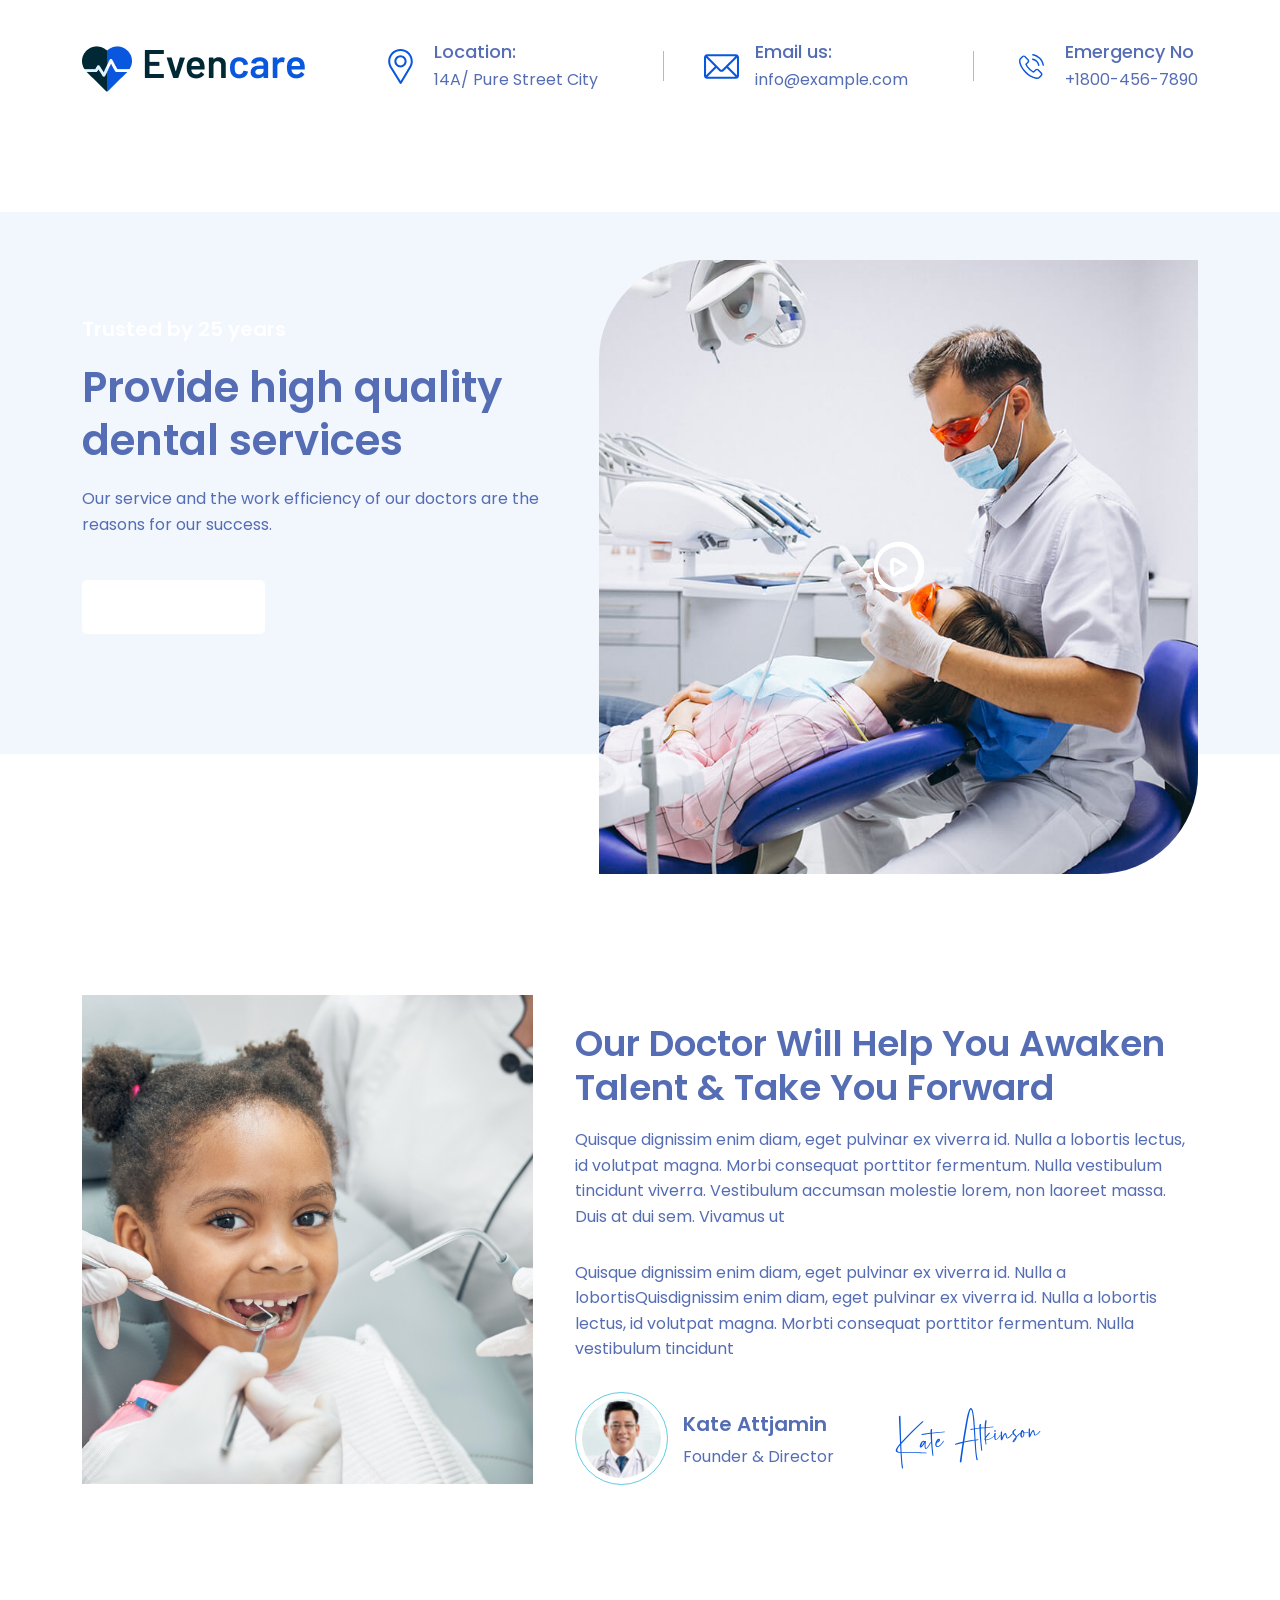
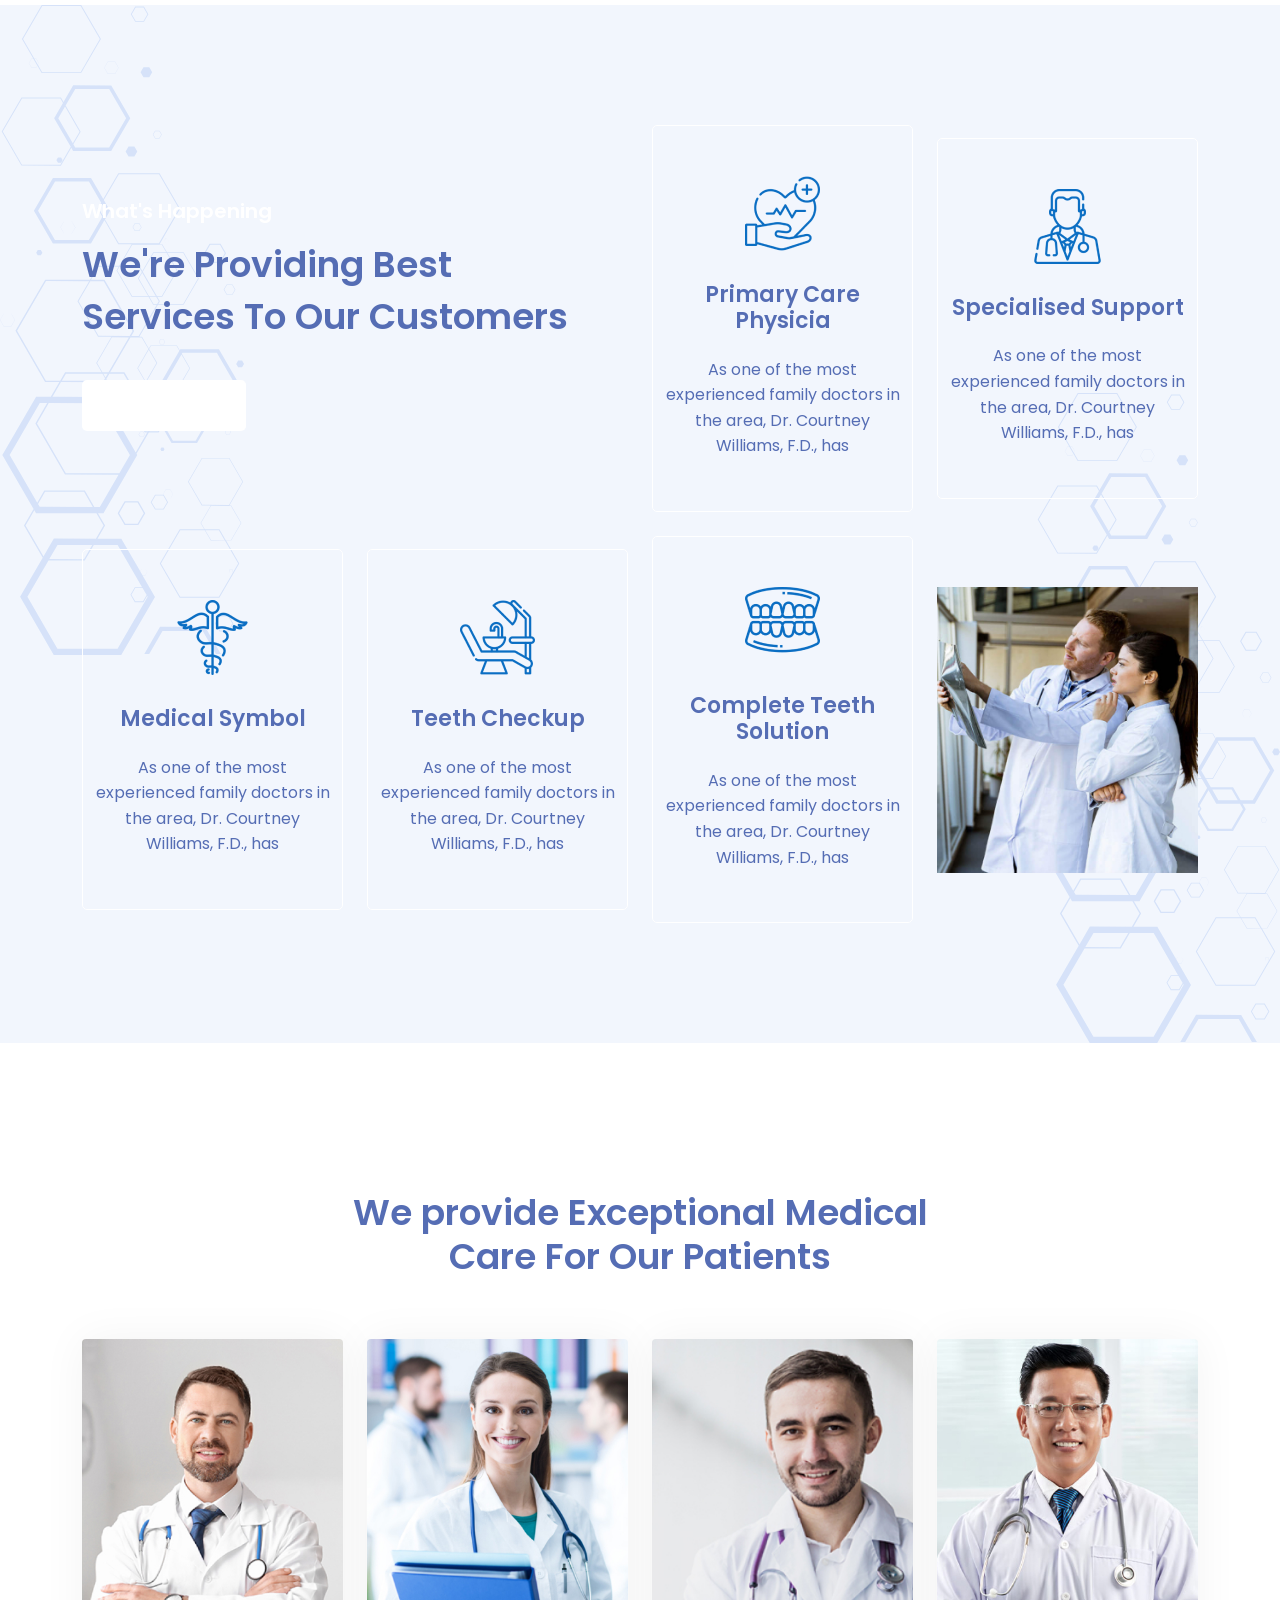
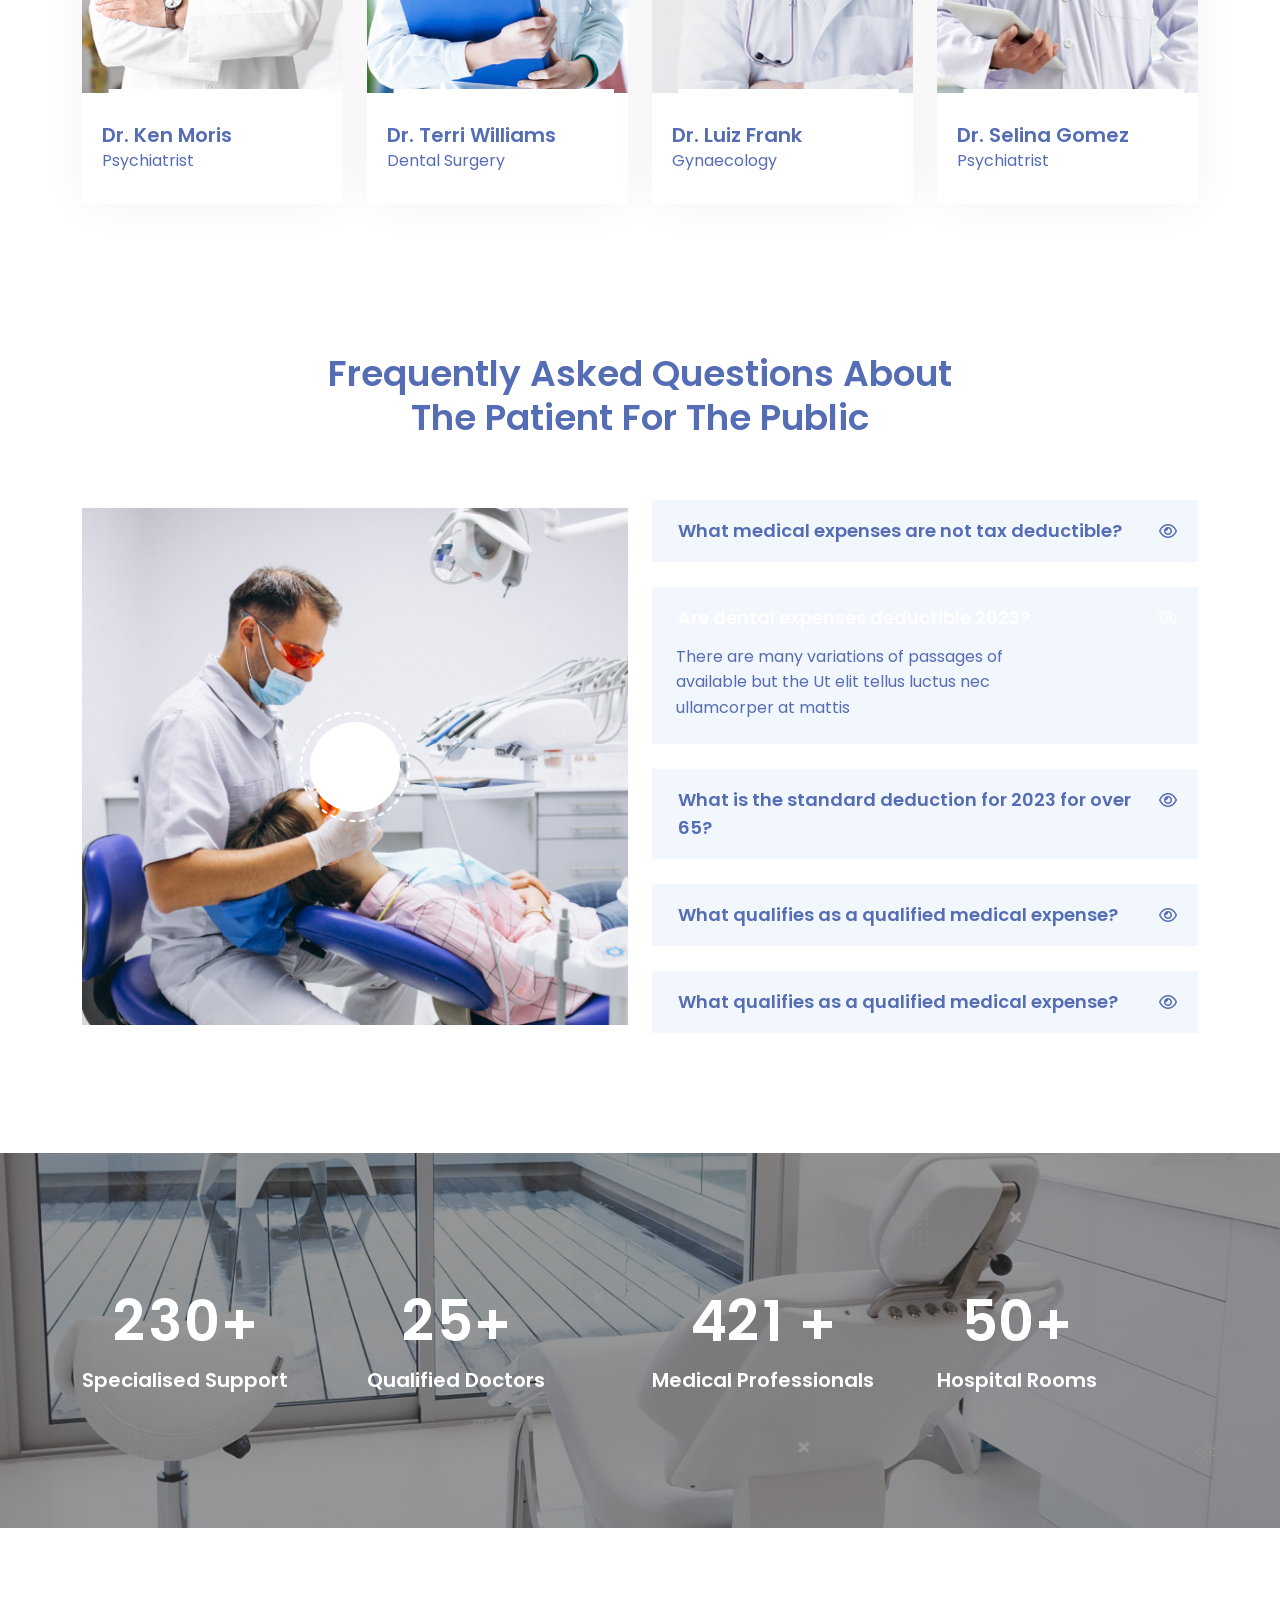
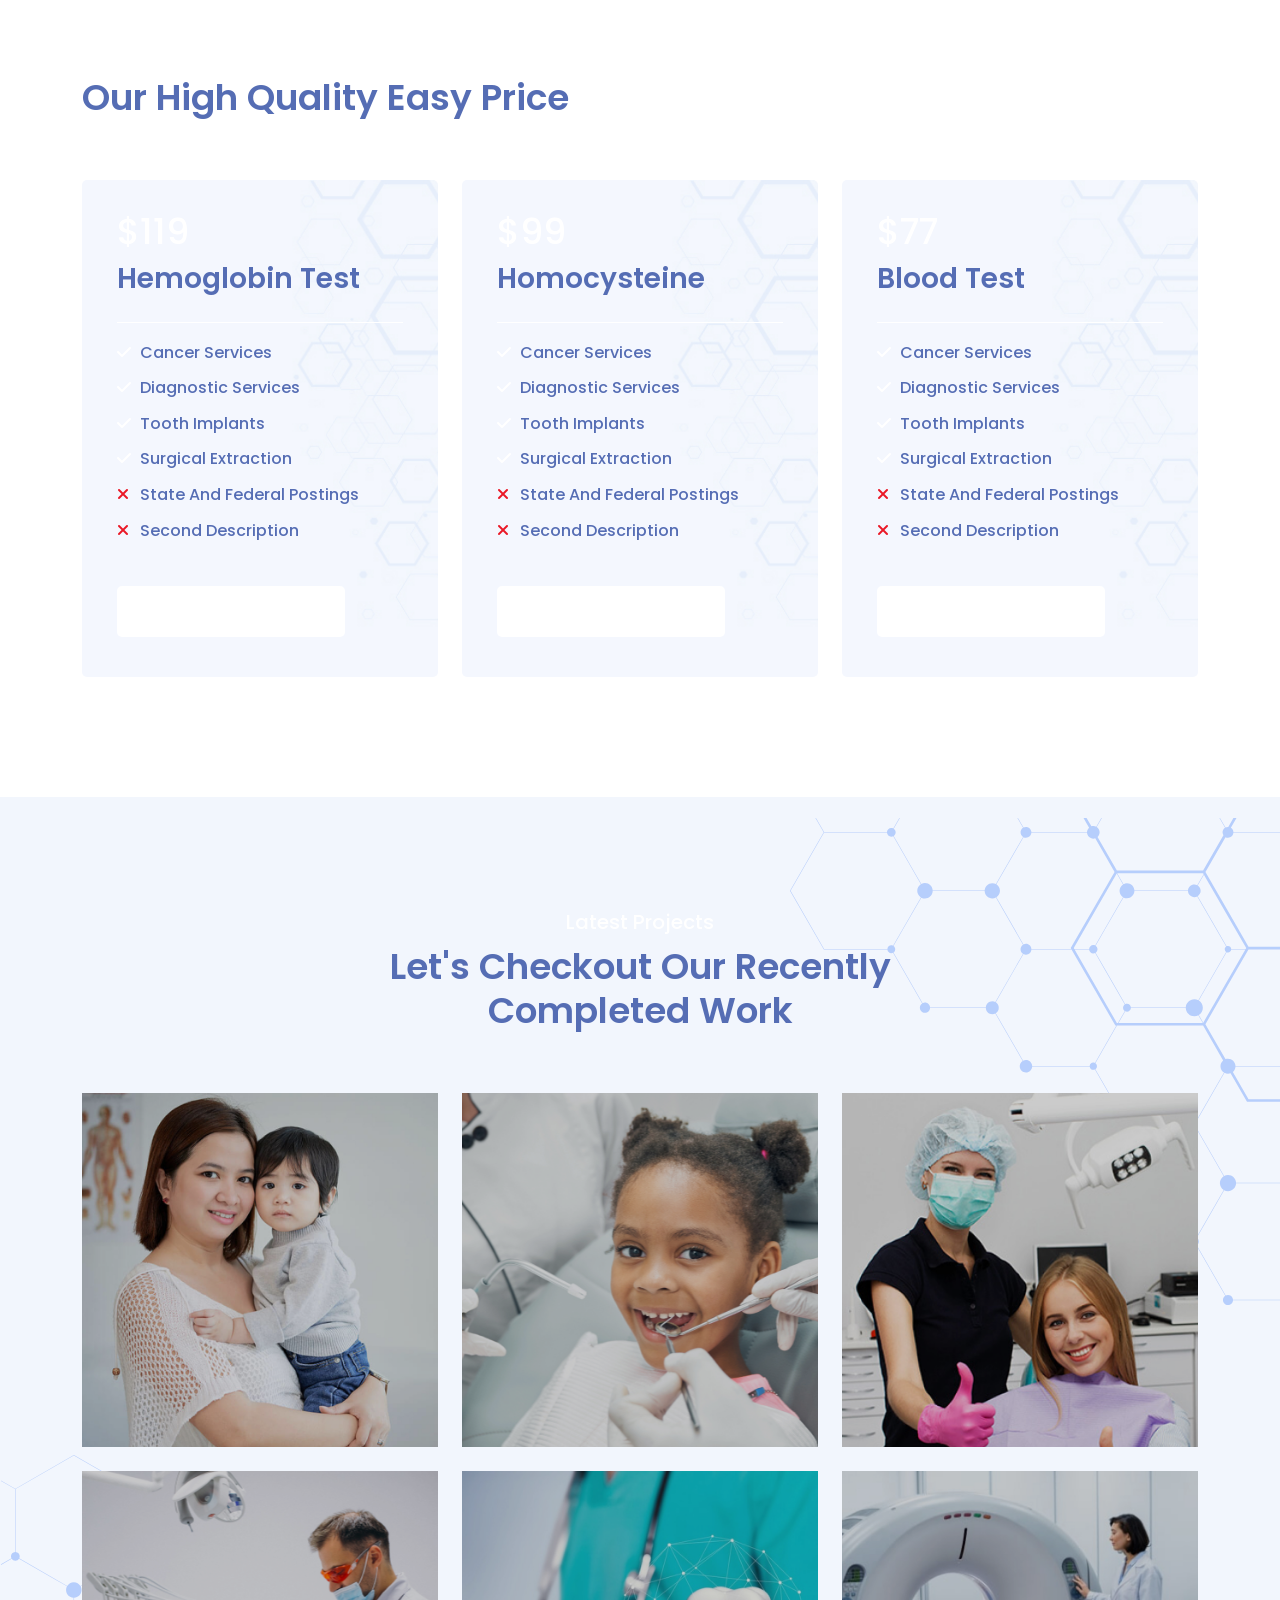
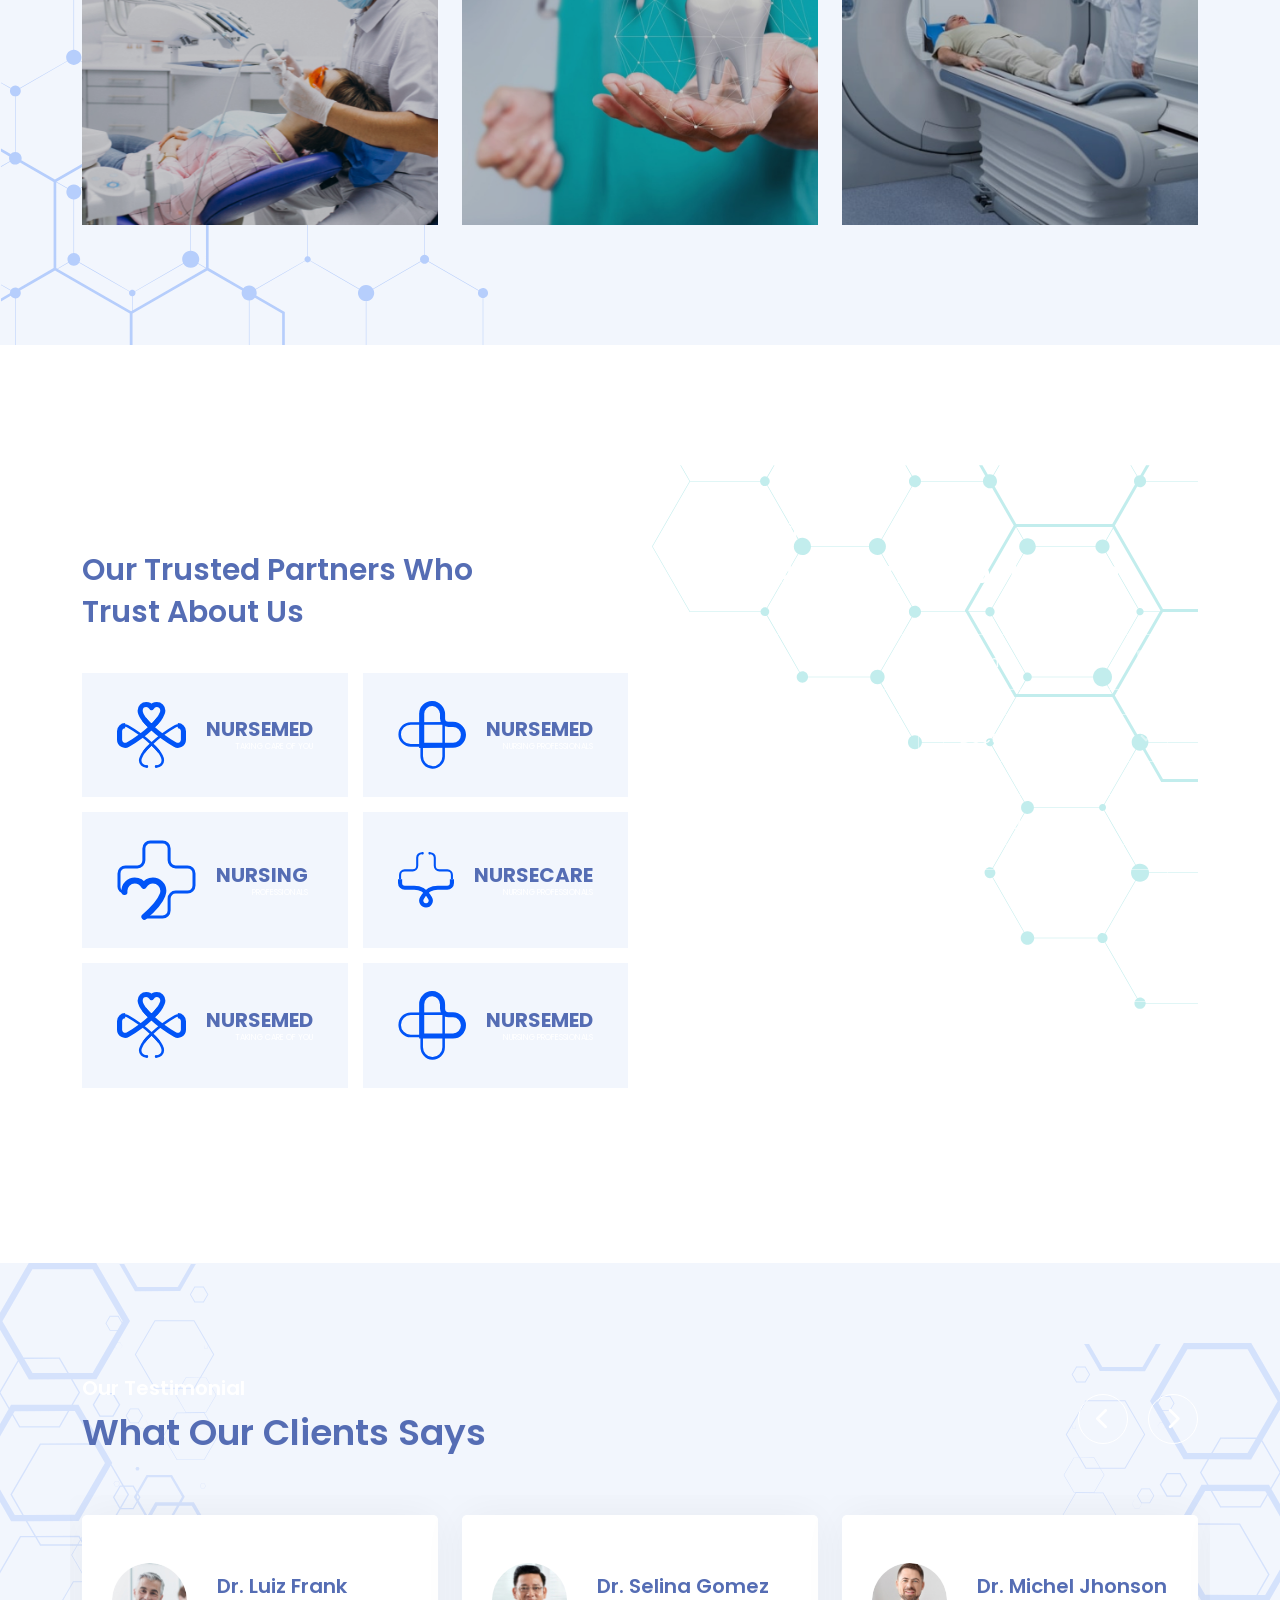
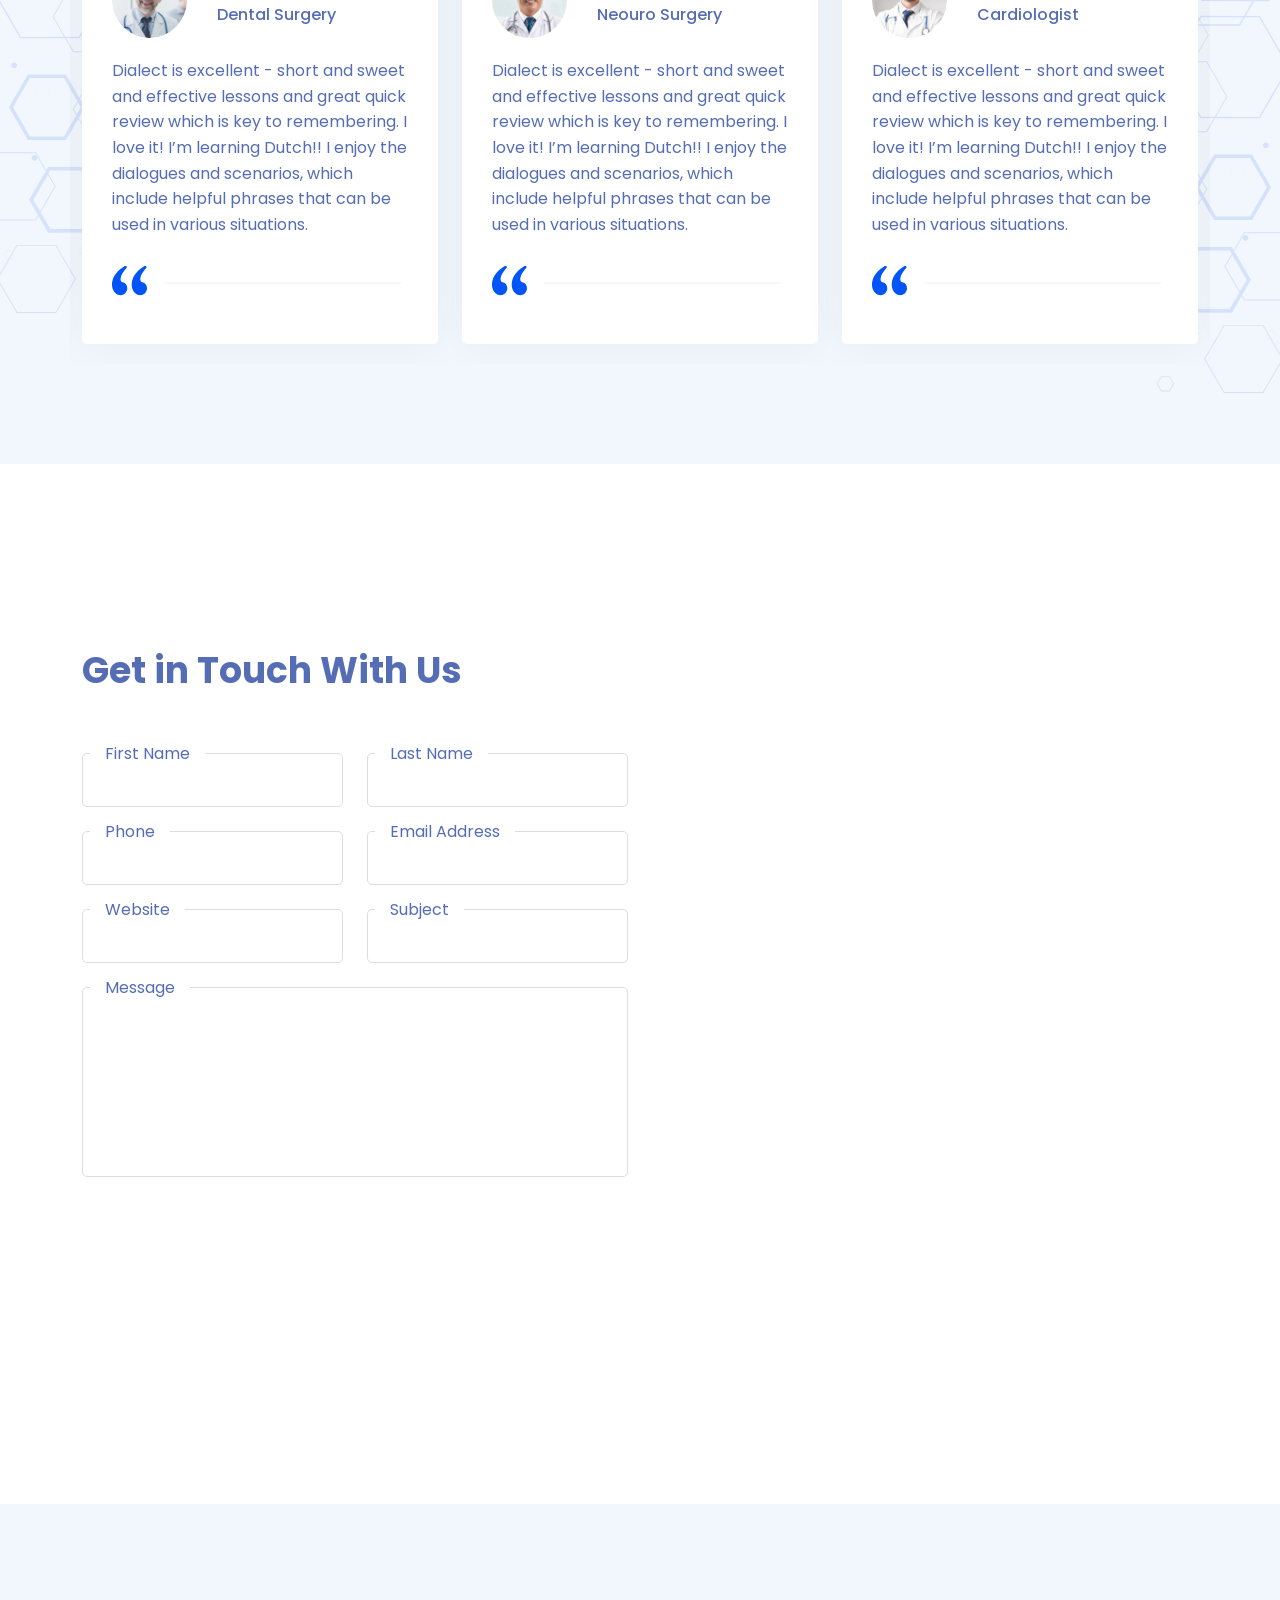
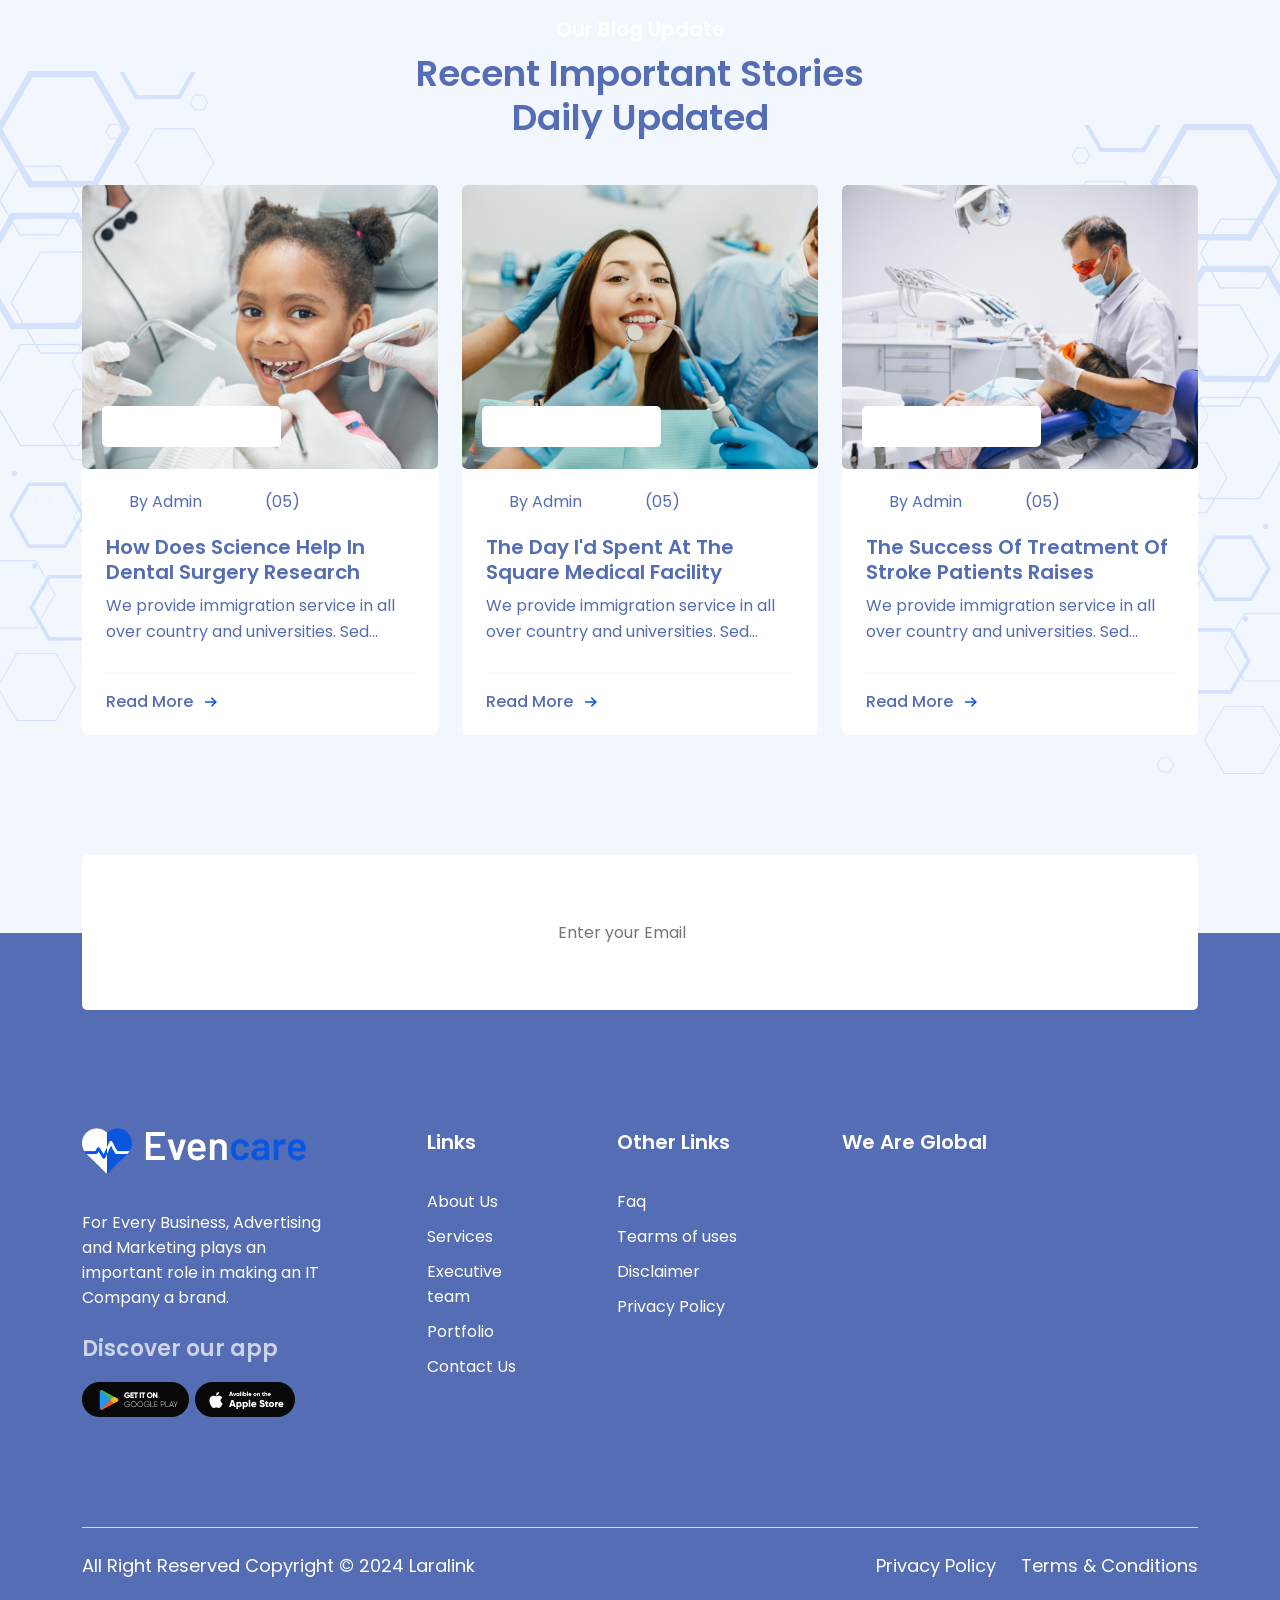
<file: home-v11.html>
<!DOCTYPE html>
<html class="no-js" lang="en">

<head>
  <!-- Meta Tags -->
  <meta charset="utf-8">
  <meta http-equiv="x-ua-compatible" content="ie=edge">
  <meta name="viewport" content="width=device-width, initial-scale=1">
  <meta name="author" content="Laralink">
  <!-- Favicon Icon -->
  <link rel="icon" href="assets/images/icons/favicon.png">
  <!-- Site Title -->
  <title>Evencare - Medical Landing Page HTML Template</title>
  <link rel="stylesheet" href="assets/css/bootstrap.min.css">
  <link rel="stylesheet" href="assets/css/fontawesome.min.css">
  <link rel="stylesheet" href="assets/css/animate.css">
  <link rel="stylesheet" href="assets/css/animated-text.css">
  <link rel="stylesheet" href="assets/css/slick.min.css">
  <link rel="stylesheet" href="assets/css/light_gallery.min.css">
  <link rel="stylesheet" href="assets/css/odometer.css">
  <link rel="stylesheet" href="assets/css/timepicker.min.css">
  <link rel="stylesheet" href="assets/css/jquery-ui.min.css">
  <link rel="stylesheet" href="assets/css/select2.min.css">
  <link rel="stylesheet" href="assets/css/style.css">
</head>

<body>
  <!-- Start Preloader -->
  <div class="cs_preloader cs_accent_color_v1">
    <div class="cs_preloader_in">
      <div class="cs_wave_first">
        <svg enable-background="new 0 0 300.08 300.08" viewBox="0 0 300.08 300.08" xmlns="http://www.w3.org/2000/svg"><g><path d="m293.26 184.14h-82.877l-12.692-76.138c-.546-3.287-3.396-5.701-6.718-5.701-.034 0-.061 0-.089 0-3.369.027-6.199 2.523-6.677 5.845l-12.507 87.602-14.874-148.69c-.355-3.43-3.205-6.056-6.643-6.138-.048 0-.096 0-.143 0-3.39 0-6.274 2.489-6.752 5.852l-19.621 137.368h-9.405l-12.221-42.782c-.866-3.028-3.812-5.149-6.8-4.944-3.13.109-5.777 2.332-6.431 5.395l-8.941 42.332h-73.049c-3.771 0-6.82 3.049-6.82 6.82 0 3.778 3.049 6.82 6.82 6.82h78.566c3.219 0 6.002-2.251 6.67-5.408l4.406-20.856 6.09 21.313c.839 2.939 3.526 4.951 6.568 4.951h20.46c3.396 0 6.274-2.489 6.752-5.845l12.508-87.596 14.874 148.683c.355 3.437 3.205 6.056 6.643 6.138h.143c3.39 0 6.274-2.489 6.752-5.845l14.227-99.599 6.397 38.362c.546 3.287 3.396 5.702 6.725 5.702h88.66c3.771 0 6.82-3.049 6.82-6.82-.001-3.772-3.05-6.821-6.821-6.821z"></path></g>
        </svg>
      </div>
      <div class="cs_wave_second">
        <svg enable-background="new 0 0 300.08 300.08" viewBox="0 0 300.08 300.08" xmlns="http://www.w3.org/2000/svg"><g><path d="m293.26 184.14h-82.877l-12.692-76.138c-.546-3.287-3.396-5.701-6.718-5.701-.034 0-.061 0-.089 0-3.369.027-6.199 2.523-6.677 5.845l-12.507 87.602-14.874-148.69c-.355-3.43-3.205-6.056-6.643-6.138-.048 0-.096 0-.143 0-3.39 0-6.274 2.489-6.752 5.852l-19.621 137.368h-9.405l-12.221-42.782c-.866-3.028-3.812-5.149-6.8-4.944-3.13.109-5.777 2.332-6.431 5.395l-8.941 42.332h-73.049c-3.771 0-6.82 3.049-6.82 6.82 0 3.778 3.049 6.82 6.82 6.82h78.566c3.219 0 6.002-2.251 6.67-5.408l4.406-20.856 6.09 21.313c.839 2.939 3.526 4.951 6.568 4.951h20.46c3.396 0 6.274-2.489 6.752-5.845l12.508-87.596 14.874 148.683c.355 3.437 3.205 6.056 6.643 6.138h.143c3.39 0 6.274-2.489 6.752-5.845l14.227-99.599 6.397 38.362c.546 3.287 3.396 5.702 6.725 5.702h88.66c3.771 0 6.82-3.049 6.82-6.82-.001-3.772-3.05-6.821-6.821-6.821z"></path></g>
        </svg>
      </div>
    </div>
  </div>
  <!-- End Preloader -->
  <!-- Start Header Section -->
  <header class="cs_site_header cs_style_1 cs_version_4 cs_sticky_header">
    <div class="cs_top_header cs_white_bg">
      <div class="container">
        <div class="cs_top_header_in cs_version_4">
          <div class="cs_top_header_left">
            <a class="cs_site_branding" href="index.html">
              <img src="assets/images/logo4.png" alt="Logo">
            </a>
          </div>
          <div class="cs_top_header_right">
            <ul class="cs_top_nav  cs_mp0">
              <li>
                <div class="cs_iconbox cs_style_2">
                  <div class="cs_iconbox_icon cs_center">
                    <svg width="35" height="35" viewBox="0 0 35 35" fill="none" xmlns="http://www.w3.org/2000/svg"> <path d="M17.5 0C10.7152 0 5.19531 5.51988 5.19531 12.3047C5.19531 14.5971 5.8303 16.8342 7.03206 18.775L16.7996 34.5153C16.9867 34.8168 17.3163 35 17.6708 35C17.6736 35 17.6762 35 17.679 35C18.0366 34.9972 18.3669 34.8083 18.5505 34.5015L28.0691 18.6088C29.2046 16.7089 29.8047 14.529 29.8047 12.3047C29.8047 5.51988 24.2848 0 17.5 0ZM26.3092 17.5559L17.6553 32.0049L8.77509 17.6946C7.77479 16.0791 7.23242 14.2153 7.23242 12.3047C7.23242 6.65068 11.846 2.03711 17.5 2.03711C23.154 2.03711 27.7607 6.65068 27.7607 12.3047C27.7607 14.1587 27.2541 15.9748 26.3092 17.5559Z" fill="#0957DE" />
                      <path d="M17.5 6.15234C14.1076 6.15234 11.3477 8.91229 11.3477 12.3047C11.3477 15.6754 14.0627 18.457 17.5 18.457C20.9797 18.457 23.6523 15.6384 23.6523 12.3047C23.6523 8.91229 20.8924 6.15234 17.5 6.15234ZM17.5 16.4199C15.2266 16.4199 13.3848 14.572 13.3848 12.3047C13.3848 10.0431 15.2384 8.18945 17.5 8.18945C19.7616 8.18945 21.6084 10.0431 21.6084 12.3047C21.6084 14.5389 19.8095 16.4199 17.5 16.4199Z" fill="#0957DE" />
                    </svg>
                  </div>
                  <div class="cs_iconbox_info">
                    <h3 class="cs_iconbox_title cs_fs_18 cs_medium mb-0">Location:</h3>
                    <p class="cs_iconbox_subtitle cs_primary_color mb-0">14A/ Pure Street City</p>
                  </div>
                </div>
              </li>
              <li>
                <div class="cs_iconbox cs_style_2">
                  <div class="cs_iconbox_icon cs_center">
                    <svg width="35" height="35" viewBox="0 0 35 35" fill="none" xmlns="http://www.w3.org/2000/svg"><path d="M31.9238 5.19531H3.07617C1.38346 5.19531 0 6.57269 0 8.27148V26.7285C0 28.4279 1.38435 29.8047 3.07617 29.8047H31.9238C33.6165 29.8047 35 28.4273 35 26.7285V8.27148C35 6.57228 33.6159 5.19531 31.9238 5.19531ZM31.4515 7.24609C30.4569 8.24394 18.7746 19.9644 18.2946 20.4459C17.8937 20.848 17.1065 20.8482 16.7054 20.4459L3.54854 7.24609H31.4515ZM2.05078 26.3515V8.64849L10.8736 17.5L2.05078 26.3515ZM3.54854 27.7539L12.3214 18.9525L15.253 21.8937C16.4543 23.0989 18.5462 23.0984 19.7471 21.8937L22.6787 18.9526L31.4515 27.7539H3.54854ZM32.9492 26.3515L24.1264 17.5L32.9492 8.64849V26.3515Z"
                    fill="#0957DE" />
                    </svg>
                  </div>
                  <div class="cs_iconbox_info">
                    <h3 class="cs_iconbox_title cs_fs_18 cs_medium mb-0">Email us:</h3>
                    <p class="cs_iconbox_subtitle cs_primary_color mb-0">info@example.com</p>
                  </div>
                </div>
              </li>
              <li>
                <div class="cs_iconbox cs_style_2">
                  <div class="cs_iconbox_icon cs_center">
                  <svg width="25" height="25" viewBox="0 0 25 25" fill="none" xmlns="http://www.w3.org/2000/svg"><g clip-path="url(#clip0_562_2976)"><path d="M19.7573 15.4868C19.2455 14.9539 18.6281 14.669 17.9738 14.669C17.3248 14.669 16.7022 14.9487 16.1693 15.4816L14.502 17.1436C14.3648 17.0698 14.2276 17.0012 14.0957 16.9326C13.9057 16.8376 13.7263 16.7479 13.5733 16.6529C12.0115 15.661 10.5921 14.3682 9.23081 12.6956C8.57126 11.8619 8.12804 11.1602 7.80618 10.4479C8.23885 10.0521 8.63986 9.64057 9.03031 9.24484C9.17805 9.0971 9.32579 8.94408 9.47353 8.79634C10.5816 7.68829 10.5816 6.25311 9.47353 5.14506L8.03307 3.7046C7.8695 3.54103 7.70065 3.37218 7.54236 3.20334C7.22578 2.8762 6.89336 2.53851 6.55039 2.22192C6.03858 1.71539 5.42652 1.44629 4.78279 1.44629C4.13907 1.44629 3.51645 1.71539 2.98881 2.22192C2.98353 2.2272 2.98353 2.2272 2.97826 2.23248L1.18427 4.04229C0.508891 4.71767 0.123713 5.54079 0.0392898 6.49582C-0.0873443 8.03654 0.366428 9.47173 0.714672 10.4109C1.56945 12.7167 2.84635 14.8537 4.75113 17.1436C7.06221 19.9032 9.84288 22.0824 13.0193 23.6178C14.2329 24.1929 15.8527 24.8736 17.6625 24.9897C17.7733 24.995 17.8894 25.0002 17.995 25.0002C19.2138 25.0002 20.2374 24.5623 21.0394 23.6917C21.0447 23.6811 21.0553 23.6759 21.0606 23.6653C21.3349 23.3329 21.6515 23.0321 21.9839 22.7103C22.2108 22.4939 22.443 22.267 22.6699 22.0296C23.1922 21.4861 23.4666 20.853 23.4666 20.204C23.4666 19.5497 23.1869 18.9218 22.654 18.3942L19.7573 15.4868ZM21.6462 21.0429C21.641 21.0429 21.641 21.0482 21.6462 21.0429C21.4405 21.2645 21.2294 21.465 21.0025 21.6866C20.6595 22.0138 20.3113 22.3567 19.9842 22.7419C19.4512 23.3118 18.8233 23.5809 18.0002 23.5809C17.9211 23.5809 17.8367 23.5809 17.7575 23.5756C16.1904 23.4753 14.7341 22.8633 13.6419 22.3409C10.6554 20.8952 8.03307 18.8426 5.85391 16.2414C4.05465 14.0728 2.85162 12.0677 2.05488 9.91494C1.56418 8.60112 1.38478 7.57749 1.46392 6.61191C1.51669 5.99456 1.75413 5.48275 2.19207 5.04481L3.99133 3.24555C4.24987 3.00283 4.52425 2.87092 4.79335 2.87092C5.12576 2.87092 5.39486 3.07143 5.5637 3.24027C5.56898 3.24555 5.57426 3.25083 5.57953 3.2561C5.90139 3.55686 6.20743 3.86817 6.52929 4.20058C6.69286 4.36943 6.8617 4.53827 7.03055 4.71239L8.47101 6.15286C9.03031 6.71216 9.03031 7.22925 8.47101 7.78855C8.31799 7.94156 8.17025 8.09458 8.01724 8.24232C7.57402 8.69609 7.15191 9.11821 6.69286 9.52977C6.6823 9.54032 6.67175 9.5456 6.66647 9.55615C6.2127 10.0099 6.29713 10.4531 6.3921 10.7539C6.39738 10.7697 6.40265 10.7856 6.40793 10.8014C6.78256 11.7089 7.3102 12.5637 8.11221 13.5821L8.11749 13.5873C9.57378 15.3813 11.1092 16.7796 12.803 17.8507C13.0193 17.9879 13.2409 18.0987 13.452 18.2042C13.6419 18.2992 13.8213 18.3889 13.9743 18.4839C13.9954 18.4944 14.0165 18.5102 14.0376 18.5208C14.217 18.6105 14.3859 18.6527 14.56 18.6527C14.9979 18.6527 15.2723 18.3783 15.362 18.2886L17.1666 16.4841C17.346 16.3047 17.6309 16.0884 17.9633 16.0884C18.2904 16.0884 18.5595 16.2941 18.7231 16.4735C18.7284 16.4788 18.7284 16.4788 18.7337 16.4841L21.641 19.3914C22.1844 19.9296 22.1844 20.4836 21.6462 21.0429Z" fill="#0957DE" /><path d="M13.5102 5.94724C14.8926 6.17941 16.1484 6.83368 17.1509 7.8362C18.1534 8.83872 18.8024 10.0945 19.0398 11.4769C19.0979 11.8252 19.3986 12.0679 19.7416 12.0679C19.7838 12.0679 19.8208 12.0626 19.863 12.0573C20.2534 11.994 20.512 11.6247 20.4486 11.2342C20.1637 9.56159 19.3723 8.03671 18.164 6.82841C16.9557 5.62011 15.4308 4.82864 13.7581 4.54372C13.3677 4.4804 13.0036 4.73894 12.935 5.12412C12.8664 5.5093 13.1197 5.88393 13.5102 5.94724Z"
                    fill="#0957DE" /><path d="M24.9695 11.028C24.4999 8.27374 23.2019 5.76744 21.2075 3.77295C19.213 1.77846 16.7067 0.480461 13.9524 0.0108597C13.5672 -0.0577338 13.2031 0.206087 13.1345 0.591266C13.0712 0.981721 13.3298 1.34579 13.7202 1.41439C16.179 1.83122 18.4215 2.99731 20.2049 4.77547C21.9884 6.5589 23.1492 8.80138 23.566 11.2602C23.6241 11.6084 23.9248 11.8511 24.2678 11.8511C24.31 11.8511 24.3469 11.8459 24.3891 11.8406C24.7743 11.7826 25.0381 11.4132 24.9695 11.028Z"
                    fill="#0957DE" /></g><defs><clipPath id="clip0_562_2976"><rect width="25" height="25" fill="white" /></clipPath></defs>
                  </svg>
                  </div>
                  <div class="cs_iconbox_info">
                    <h3 class="cs_iconbox_title cs_fs_18 cs_medium mb-0">Emergency No</h3>
                    <p class="cs_iconbox_subtitle cs_primary_color mb-0">+1800-456-7890</p>
                  </div>
                </div>
              </li>
            </ul>
          </div>
        </div>
      </div>
    </div>
    <div class="cs_main_header cs_accent_bg_v4 cs_white_color">
      <div class="container">
        <div class="cs_main_header_in">
          <a class="cs_mobile_logo" href="index.html">
            <img src="assets/images/logo4.png" alt="Logo">
          </a>
          <div class="cs_nav cs_primary_font cs_white_color">
            <ul class="cs_nav_list">
              <li><a href="#home">Home</a></li>
              <li><a href="#about">About</a></li>
              <li><a href="#services">Services</a></li>
              <li><a href="#gallery">Gallery</a></li>
              <li><a href="#doctors">Doctor</a></li>
              <li><a href="#pricing">Pricing</a></li>
              <li class="menu_item_has_children"><a href="#blog">Blog</a>
                <ul>
                  <li><a href="blog-right-sidebar.html">Blog Right Sidebar</a></li>
                  <li><a href="blog-left-sidebar.html">Blog Left Sidebar</a></li>
                  <li><a href="blog-list.html">Blog List</a></li>
                  <li><a href="blog-grid.html">Blog Grid</a></li>
                  <li><a href="blog-details-right-sidebar.html">Blog Details Right Sidebar</a></li>
                  <li><a href="blog-details-left-sidebar.html">Blog Details Left Sidebar</a></li>
                  <li><a href="blog-details-no-sidebar.html">Blog Details No Sidebar</a></li>
                </ul>
              </li>
              <li><a href="#contact">Contact</a></li>
            </ul>
          </div>
          <div class="cs_main_header_right">
            <a href="#appointment" class="cs_btn cs_style_1 cs_white_bg cs_medium cs_accent_color_v4">Book Appointment</a>
          </div>
        </div>
      </div>
    </div>
  </header>
  <!-- End Header Section -->
  <!-- Start Hero Section -->
  <div class="cs_hero cs_style_6 cs_accent_v4_light cs_creative_dental" id="home">
    <div class="container">
      <div class="cs_hero_in">
        <div class="cs_hero_text">
          <h3 class="cs_hero_mini_title cs_accent_color_v4 cs_fs_24 cs_semibold">Trusted by 25 years </h3>
          <h1 class="cs_hero_title cs_fs_60 cs_semibold">Provide high quality <br> dental services</h1>
          <p class="cs_hero_subtitle">Our service and the work efficiency of our doctors are the <br>reasons for our success.</p>
          <div class="cs_hero_btn_group">
            <a href="#service" class="cs_btn cs_style_1 cs_accent_bg_v4 cs_white_color cs_fs_18 cs_medium">Our Services</a>
          </div>
        </div>
        <div class="cs_hero_img">
          <img src="assets/images/dental_creative.jpeg" alt="Hero Image">
          <a href="https://www.youtube.com/embed/l2uQyBCmj9I?autoplay=1" class="cs_play_btn cs_style_1 cs_video_open">
            <svg width="49" height="49" viewBox="0 0 49 49" fill="none" xmlns="http://www.w3.org/2000/svg">
              <g clip-path="url(#clip0_485_795)"><path d="M24.0625 48.125C17.6353 48.125 11.5925 45.622 7.04772 41.0773C2.50296 36.5325 0 30.4897 0 24.0625C0 17.6353 2.50296 11.5925 7.04772 7.04772C11.5925 2.50296 17.6353 0 24.0625 0C30.4897 0 36.5325 2.50296 41.0773 7.04772C45.622 11.5925 48.125 17.6353 48.125 24.0625C48.125 28.8121 46.7155 33.4314 44.048 37.4207C43.4712 38.2839 42.3036 38.5156 41.4404 37.9388C40.5776 37.3616 40.3455 36.194 40.9227 35.3312C43.1749 31.962 44.3652 28.0657 44.3652 24.0625C44.3652 12.8677 35.2573 3.75977 24.0625 3.75977C12.8677 3.75977 3.75977 12.8677 3.75977 24.0625C3.75977 35.2573 12.8677 44.3652 24.0625 44.3652C27.7756 44.3652 31.4076 43.3541 34.5652 41.4415C35.453 40.9036 36.6089 41.1874 37.1471 42.0756C37.685 42.9634 37.4012 44.1196 36.5131 44.6571C32.768 46.9258 28.4626 48.125 24.0625 48.125ZM22.0189 32.9255L31.3904 27.4962C32.6284 26.7788 33.3679 25.4952 33.3679 24.0625C33.3679 22.6298 32.6284 21.3462 31.39 20.6288L22.0189 15.1995C20.7797 14.4817 19.2989 14.4799 18.0583 15.1951C16.815 15.9114 16.073 17.1969 16.073 18.6332V29.4918C16.073 30.9281 16.815 32.2136 18.0583 32.9299C18.6777 33.2868 19.3562 33.4649 20.0347 33.4649C20.7162 33.4652 21.398 33.2853 22.0189 32.9255ZM20.1342 18.4526L29.5053 23.8819C29.5336 23.8984 29.6082 23.9413 29.6082 24.0625C29.6082 24.1837 29.5336 24.2266 29.5053 24.2431L20.1342 29.6724C20.1045 29.6893 20.0351 29.7297 19.9359 29.6724C19.8328 29.6129 19.8328 29.5281 19.8328 29.4918V18.6332C19.8328 18.5969 19.8328 18.5121 19.9359 18.4526C19.9741 18.4306 20.0079 18.4232 20.0365 18.4232C20.0824 18.4229 20.1158 18.4423 20.1342 18.4526Z" fill="currentColor"/>
              </g><defs>
              <clipPath id="clip0_485_795">
              <rect width="48.125" height="48.125" fill="white"/>
              </clipPath>
              </defs>
              </svg>
          </a>
        </div>
      </div>
    </div>
  </div>
  <!-- End Hero Section -->
  <!-- Start About Section -->
  <section class="cs_about cs_style_1" id="about">
    <div class="cs_height_120 cs_height_lg_80"></div>
    <div class="cs_height_120 cs_height_lg_80"></div>
    <div class="container">
      <div class="row cs_gap_y_40 align-items-xl-center">
        <div class="col-lg-5">
          <div class="cs_about_thumb cs_version_4 position-relative wow fadeInLeft">
            <img src="assets/images/about_left_4.png" alt="About Thumb">
            <div class="cs_video_btn_wrap cs_accent_bg_v4 ">
              <a href="https://www.youtube.com/embed/2MEy18SPIDM"
                class="cs_player_btn cs_center cs_radius_50 cs_video_open"><svg width="11" height="13"
                  viewBox="0 0 11 13" fill="none" xmlns="http://www.w3.org/2000/svg">
                  <path d="M9.96042 5.17696L2.78048 0.751107C2.26102 0.43131 1.63299 0.418014 1.10046 0.71554C0.567921 1.01302 0.25 1.55486 0.25 2.16485V10.9762C0.25 11.8986 0.993162 12.653 1.90656 12.6579C1.90906 12.6579 1.91155 12.658 1.91399 12.658C2.19943 12.6579 2.49689 12.5685 2.77471 12.399C2.9982 12.2626 3.06884 11.9709 2.93248 11.7474C2.79612 11.5239 2.50437 11.4533 2.28094 11.5896C2.151 11.6689 2.02409 11.7099 1.91167 11.7099C1.56703 11.708 1.19804 11.4128 1.19804 10.9763V2.16487C1.19804 1.9032 1.33442 1.67082 1.56283 1.5432C1.79127 1.41558 2.06063 1.42128 2.28318 1.55831L9.46314 5.98416C9.67894 6.11702 9.80243 6.33857 9.80191 6.59201C9.80138 6.84542 9.67699 7.06647 9.46001 7.19888L4.26887 10.3773C4.04559 10.5141 3.9754 10.8059 4.11211 11.0291C4.2488 11.2524 4.54063 11.3226 4.76391 11.1859L9.95443 8.00781C10.4514 7.70464 10.7488 7.17611 10.75 6.59391C10.7512 6.01177 10.4559 5.48201 9.96042 5.17696Z"
                    fill="#0957DE" />
                </svg></a>
            </div>
          </div>
        </div>
        <div class="col-lg-7 cs_pl_30">
          <div class="cs_section_heading cs_style_1">
            <h3 class="cs_section_title_up cs_accent_color_v4 cs_semibold cs_fs_24">25 Years of Medical Excellence</h3>
            <h2 class="cs_section_title cs_semibold cs_fs_45 mb-0">Our Doctor Will Help You Awaken Talent & Take You Forward</h2>
          </div>
          <div class="cs_height_17 cs_height_lg_10"></div>
          <p class="cs_about_text cs_type_2">Quisque dignissim enim diam, eget pulvinar ex viverra id. Nulla a lobortis lectus, id volutpat magna. Morbi consequat porttitor fermentum. Nulla vestibulum tincidunt viverra. Vestibulum accumsan molestie lorem, non laoreet massa. Duis at dui sem. Vivamus ut</p>
          <p class="cs_about_text cs_type_2">Quisque dignissim enim diam, eget pulvinar ex viverra id. Nulla a lobortisQuisdignissim enim diam, eget pulvinar ex viverra id. Nulla a lobortis lectus, id volutpat magna. Morbti consequat porttitor fermentum. Nulla vestibulum tincidunt</p>
          <div class="cs_author_card cs_version_4 position-relative">
            <div class="cs_author_thumb cs_center">
              <img src="assets/images/avatar_1.jpeg" alt="Author">
            </div>
            <div class="cs_author_info">
              <h3 class="cs_author_title cs_fs_20 cs_semibold">Kate Attjamin</h3>
              <p class="mb-0">Founder & Director</p>
            </div>
            <div class="cs_author_sign position-absolute">
              <img src="assets/images/sign.svg" alt="Sign Image">
            </div>
          </div>
        </div>
      </div>
    </div>
    <div class="cs_height_120 cs_height_lg_80"></div>
  </section>
  <!-- End About Section -->
  <!-- Start Service Section -->
  <section class="cs_services cs_accent_v4_light position-relative" id="services">
    <div class="cs_height_120 cs_height_lg_80"></div>
    <div class="container">
      <div class="row cs_gap_y_24 align-items-xl-center">
        <div class="col-xl-6 wow fadeInUp">
          <div class="cs_section_heading cs_style_1">
            <h3 class="cs_section_title_up cs_ternary_font cs_accent_color_v4 cs_semibold cs_fs_24">What's Happening</h3>
            <h2 class="cs_section_title cs_semibold cs_fs_45 mb-0">We're Providing Best <br> Services To Our Customers</h2>
            <div class="cs_height_37 cs_height_lg_20"></div>
            <a href="contact.html" class="cs_btn cs_style_1 cs_radius_0 cs_fs_18 cs_semibold cs_white_color cs_accent_bg_v4 cs_size_md">All Service</a>
          </div>
        </div>
        <div class="col-xl-3 col-lg-4 col-md-6">
          <div class="cs_iconbox cs_style_6 text-center">
            <div class="cs_iconbox_icon cs_center">
              <img src="assets/images/icons/heart_icon.png" alt="Featured Icon">
            </div>
            <h2 class="cs_iconbox_title cs_fs_22 cs_semibold">Primary Care Physicia</h2>
            <p class="cs_iconbox_subtitle mb-0">As one of the most experienced family doctors in the area, Dr. Courtney Williams, F.D., has</p>
          </div>
        </div>
        <div class="col-xl-3 col-lg-4 col-md-6">
          <div class="cs_iconbox cs_style_6 text-center">
            <div class="cs_iconbox_icon cs_center">
              <img src="assets/images/icons/doctor_icon.png" alt="Featured Icon">
            </div>
            <h2 class="cs_iconbox_title cs_fs_22 cs_semibold">Specialised Support</h2>
            <p class="cs_iconbox_subtitle mb-0">As one of the most experienced family doctors in the area, Dr. Courtney Williams, F.D., has</p>
          </div>
        </div>
        <div class="col-xl-3 col-lg-4 col-md-6">
          <div class="cs_iconbox cs_style_6 text-center">
            <div class="cs_iconbox_icon cs_radius_15 cs_center">
              <img src="assets/images/icons/care_icon.png" alt="Featured Icon">
            </div>
            <h2 class="cs_iconbox_title cs_fs_22 cs_semibold">Medical Symbol</h2>
            <p class="cs_iconbox_subtitle mb-0">As one of the most experienced family doctors in the area, Dr. Courtney Williams, F.D., has</p>
          </div>
        </div>
        <div class="col-xl-3 col-lg-4 col-md-6">
          <div class="cs_iconbox cs_style_6 text-center">
            <div class="cs_iconbox_icon cs_radius_15 cs_center">
              <img src="assets/images/icons/dental_icon.png" alt="Featured Icon">
            </div>
            <h2 class="cs_iconbox_title cs_fs_22 cs_semibold">Teeth Checkup</h2>
            <p class="cs_iconbox_subtitle mb-0">As one of the most experienced family doctors in the area, Dr. Courtney Williams, F.D., has</p>
          </div>
        </div>
        <div class="col-xl-3 col-lg-4 col-md-6">
          <div class="cs_iconbox cs_style_6 text-center">
            <div class="cs_iconbox_icon cs_radius_15 cs_center">
              <img src="assets/images/icons/teeth_icon.png" alt="Featured Icon">
            </div>
            <h2 class="cs_iconbox_title cs_fs_22 cs_semibold">Complete Teeth Solution</h2>
            <p class="cs_iconbox_subtitle mb-0">As one of the most experienced family doctors in the area, Dr. Courtney Williams, F.D., has</p>
          </div>
        </div>
        <div class="col-xl-3 col-lg-4 col-md-6">
          <div class="cs_iconbox cs_style_6 text-center cs_thumb">
            <img src="assets/images/service_5.jpeg" alt="Service Image">
          </div>
        </div>
      </div>
    </div>
    <div class="cs_service_shape1 position-absolute">
      <img src="assets/images/service_shape2.svg" alt="Shape">
    </div>
    <div class="cs_service_shape3 position-absolute">
      <img src="assets/images/service_shape2.svg" alt="Shape">
    </div>
    <div class="cs_height_120 cs_height_lg_80"></div>
  </section>
  <!-- End Service Section -->
  <!-- Start Doctor Section -->
  <section id="doctors">
    <div class="cs_height_120 cs_height_lg_80"></div>
    <div class="container">
      <div class="cs_section_heading cs_style_1 text-center">
        <h3 class="cs_section_title_up cs_semibold cs_fs_24 cs_accent_color_v4">Our Doctors</h3>
        <h2 class="cs_section_title cs_semibold cs_fs_45 mb-0 wow fadeInUp">We provide Exceptional Medical<br> Care For Our Patients</h2>
      </div>
      <div class="cs_height_60 cs_height_lg_40"></div>
      <div class="row cs_gap_y_24">
        <div class="col-lg-3 col-md-6">
          <div class="cs_doctor cs_style_3 cs_white_bg">
            <div class="cs_doctor_thumb position-relative">
              <img src="assets/images/doctor_10.jpeg" alt="Doctor Thumb">
              <div class="cs_social_btns cs_style_2">
                <a href="facebook.com" target="_blank"><i class="fa-brands fa-facebook-f"></i></a>
                <a href="https://www.instagram.com/" target="_blank"><i class="fa-brands fa-instagram"></i></a>
                <a href="https://twitter.com/" target="_blank"><i class="fa-brands fa-twitter"></i></a>
                <a href="https://www.linkedin.com/" target="_blank"><i class="fa-brands fa-linkedin-in"></i></a>
                <a class="cs_center share_btn"><img src="assets/images/icons/plus_icon.svg" alt="Icon"></a>
              </div>
            </div>
            <div class="cs_doctor_info">
              <h3 class="cs_doctor_title cs_fs_24 cs_semibold mb-0">
                <a href="doctor-details.html">Dr. Ken Moris</a>
              </h3>
              <p class="cs_doctor_subtitle mb-0">Psychiatrist</p>
            </div>
          </div>
        </div>
        <div class="col-lg-3 col-md-6">
          <div class="cs_doctor cs_style_3 cs_white_bg">
            <div class="cs_doctor_thumb position-relative">
              <img src="assets/images/doctor_11.jpeg" alt="Doctor Thumb">
              <div class="cs_social_btns cs_style_2">
                <a href="facebook.com" target="_blank"><i class="fa-brands fa-facebook-f"></i></a>
                <a href="https://www.instagram.com/" target="_blank"><i class="fa-brands fa-instagram"></i></a>
                <a href="https://twitter.com/" target="_blank"><i class="fa-brands fa-twitter"></i></a>
                <a href="https://www.linkedin.com/" target="_blank"><i class="fa-brands fa-linkedin-in"></i></a>
                <a class="cs_center share_btn"><img src="assets/images/icons/plus_icon.svg" alt="Icon"></a>
              </div>
            </div>
            <div class="cs_doctor_info">
              <h3 class="cs_doctor_title cs_fs_24 cs_semibold mb-0">
                <a href="doctor-details.html">Dr. Terri Williams</a>
              </h3>
              <p class="cs_doctor_subtitle mb-0">Dental Surgery</p>
            </div>
          </div>
        </div>
        <div class="col-lg-3 col-md-6">
          <div class="cs_doctor cs_style_3 cs_white_bg">
            <div class="cs_doctor_thumb position-relative">
              <img src="assets/images/doctor_12.jpeg" alt="Doctor Thumb">
              <div class="cs_social_btns cs_style_2">
                <a href="facebook.com" target="_blank"><i class="fa-brands fa-facebook-f"></i></a>
                <a href="https://www.instagram.com/" target="_blank"><i class="fa-brands fa-instagram"></i></a>
                <a href="https://twitter.com/" target="_blank"><i class="fa-brands fa-twitter"></i></a>
                <a href="https://www.linkedin.com/" target="_blank"><i class="fa-brands fa-linkedin-in"></i></a>
                <a class="cs_center share_btn"><img src="assets/images/icons/plus_icon.svg" alt="Icon"></a>
              </div>
            </div>
            <div class="cs_doctor_info">
              <h3 class="cs_doctor_title cs_fs_24 cs_semibold mb-0">
                <a href="doctor-details.html">Dr. Luiz Frank</a>
              </h3>
              <p class="cs_doctor_subtitle mb-0">Gynaecology</p>
            </div>
          </div>
        </div>
        <div class="col-lg-3 col-md-6">
          <div class="cs_doctor cs_style_3 cs_white_bg">
            <div class="cs_doctor_thumb position-relative">
              <img src="assets/images/doctor_13.jpeg" alt="Doctor Thumb">
              <div class="cs_social_btns cs_style_2">
                <a href="facebook.com" target="_blank"><i class="fa-brands fa-facebook-f"></i></a>
                <a href="https://www.instagram.com/" target="_blank"><i class="fa-brands fa-instagram"></i></a>
                <a href="https://twitter.com/" target="_blank"><i class="fa-brands fa-twitter"></i></a>
                <a href="https://www.linkedin.com/" target="_blank"><i class="fa-brands fa-linkedin-in"></i></a>
                <a class="cs_center share_btn"><img src="assets/images/icons/plus_icon.svg" alt="Icon"></a>
              </div>
            </div>
            <div class="cs_doctor_info">
              <h3 class="cs_doctor_title cs_fs_24 cs_semibold mb-0">
                <a href="doctor-details.html">Dr. Selina Gomez</a>
              </h3>
              <p class="cs_doctor_subtitle mb-0">Psychiatrist</p>
            </div>
          </div>
        </div>
      </div>
    </div>
  </section>
  <!-- End Doctor Section -->
  <!-- Start FAQ Section -->
  <div class="cs_height_120 cs_height_lg_80"></div>
  <div class="container">
    <div class="cs_section_heading cs_style_1 text-center">
      <h3 class="cs_section_title_up cs_accent_color_v4 cs_medium cs_fs_24">People Also Ask</h3>
      <h2 class="cs_section_title cs_semibold cs_fs_45 mb-0">Frequently Asked Questions About <br> The Patient For The Public</h2>
    </div>
    <div class="cs_height_60 cs_height_lg_40"></div>
    <div class="row cs_gap_y_30 align-items-center">
      <div class="col-lg-6 wow fadeInLeft">
        <div class="cs_video_block cs_style_2 position-relative">
          <img src="assets/images/video_block_bg_3.jpeg" alt="Video Thumb">
          <a href="https://www.youtube.com/embed/2MEy18SPIDM" class="cs_play_btn cs_center cs_video_open cs_white_bg"><i class="fa-solid fa-play"></i></a>
        </div>
      </div>
      <div class="col-lg-6">
        <div class="cs_accordian_wrap">
          <div class="cs_accordian cs_style_1 cs_version_4 cs_accent_v4_light">
            <h3 class="cs_accordian_head cs_fs_18 cs_semibold mb-0">
              What medical expenses are not tax deductible?
              <span class="cs_accordian_toggle cs_center">
                <i class="fa-regular fa-eye"></i>
                <i class="fa-regular fa-eye-slash"></i>
              </span>
            </h3>
            <div class="cs_accordian_body">
              There are many variations of passages of available but the Ut elit tellus luctus nec ullamcorper at mattis</div>
          </div>
          <div class="cs_accordian cs_style_1 cs_version_4 cs_accent_v4_light active">
            <h3 class="cs_accordian_head cs_fs_18 cs_semibold mb-0">
              Are dental expenses deductible 2023?
              <span class="cs_accordian_toggle cs_center">
                <i class="fa-regular fa-eye"></i>
                <i class="fa-regular fa-eye-slash"></i>
              </span>
            </h3>
            <div class="cs_accordian_body">
              There are many variations of passages of available but the Ut elit tellus luctus nec ullamcorper at mattis</div>
          </div>
          <div class="cs_accordian cs_style_1 cs_version_4 cs_accent_v4_light">
            <h3 class="cs_accordian_head cs_fs_18 cs_semibold mb-0">
              What is the standard deduction for 2023 for over 65?
              <span class="cs_accordian_toggle cs_center">
                <i class="fa-regular fa-eye"></i>
                <i class="fa-regular fa-eye-slash"></i>
              </span>
            </h3>
            <div class="cs_accordian_body">
              There are many variations of passages of available but the Ut elit tellus luctus nec ullamcorper at mattis</div>
          </div>
          <div class="cs_accordian cs_style_1 cs_version_4 cs_accent_v4_light">
            <h3 class="cs_accordian_head cs_fs_18 cs_semibold mb-0">
              What qualifies as a qualified medical expense?
              <span class="cs_accordian_toggle cs_center">
                <i class="fa-regular fa-eye"></i>
                <i class="fa-regular fa-eye-slash"></i>
              </span>
            </h3>
            <div class="cs_accordian_body">
              There are many variations of passages of available but the Ut elit tellus luctus nec ullamcorper at mattis</div>
          </div>
          <div class="cs_accordian cs_style_1 cs_version_4 cs_accent_v4_light">
            <h3 class="cs_accordian_head cs_fs_18 cs_semibold mb-0">
              What qualifies as a qualified medical expense?
              <span class="cs_accordian_toggle cs_center">
                <i class="fa-regular fa-eye"></i>
                <i class="fa-regular fa-eye-slash"></i>
              </span>
            </h3>
            <div class="cs_accordian_body">
              There are many variations of passages of available but the Ut elit tellus luctus nec ullamcorper at mattis</div>
          </div>
        </div>
      </div>
    </div>
  </div>
  <div class="cs_height_120 cs_height_lg_80"></div>
  <!-- End FAQ Section -->
  <!-- Start Counter Section -->
  <section class="cs_counting cs_version_4 cs_bg_filed cs_primary_bg position-relative"
    data-src="assets/images/counter_bg2.jpeg">
    <div class="cs_counting_overlay"></div>
    <div class="cs_height_133 cs_height_lg_80"></div>
    <div class="container">
      <div class="row cs_gap_y_40 align-items-center justify-content-between">
        <div class="col-xl-3 col-md-6">
          <div class="cs_funfact cs_style_1 cs_version_4">
            <div class="cs_funfact_text">
              <h2 class="cs_counter_number cs_fs_65 cs_white_color d-flex align-items-center cs_semibold"><span
                  data-count-to="230" class="odometer"></span>+</h2>
              <p class="cs_counter_title cs_fs_24 cs_semibold cs_white_color mb-0">Specialised Support</p>
            </div>
          </div>
        </div>
        <div class="col-xl-3 col-md-6">
          <div class="cs_funfact cs_style_1 cs_version_4">
            <div class="cs_funfact_text">
              <h2 class="cs_counter_number cs_fs_65 cs_white_color d-flex align-items-center cs_semibold"><span
                  data-count-to="25" class="odometer"></span>+</h2>
              <p class="cs_counter_title cs_fs_24 cs_semibold cs_white_color mb-0">Qualified Doctors</p>
            </div>
          </div>
        </div>
        <div class="col-xl-3 col-md-6">
          <div class="cs_funfact cs_style_1 cs_version_4">
            <div class="cs_funfact_text">
              <h2 class="cs_counter_number cs_fs_65 cs_white_color d-flex align-items-center cs_semibold"><span
                  data-count-to="421" class="odometer"></span>+</h2>
              <p class="cs_counter_title cs_fs_24 cs_semibold cs_white_color mb-0">Medical Professionals</p>
            </div>
          </div>
        </div>
        <div class="col-xl-3 col-md-6">
          <div class="cs_funfact cs_style_1 cs_version_4">
            <div class="cs_funfact_text">
              <h2 class="cs_counter_number cs_fs_65 cs_white_color d-flex align-items-center cs_semibold"><span
                  data-count-to="50" class="odometer"></span>+</h2>
              <p class="cs_counter_title cs_fs_24 cs_semibold cs_white_color mb-0">Hospital Rooms</p>
            </div>
          </div>
        </div>
      </div>
    </div>
    <div class="cs_height_135 cs_height_lg_80"></div>
  </section>
  <!-- End Counter Section -->
  <!-- Start Pricing Section -->
  <section class="cs_slider cs_style_1" id="pricing">
    <div class="cs_height_120 cs_height_lg_80"></div>
    <div class="container">
      <div class="cs_slider_heading d-flex align-items-center justify-content-between">
        <div class="cs_section_heading cs_style_1">
          <h3 class="cs_section_title_up cs_semibold cs_fs_24 cs_accent_color_v4">Our Pricing Plan</h3>
          <h2 class="cs_section_title cs_semibold cs_fs_45 mb-0">Our High Quality Easy Price</h2>
        </div>
        <div class="cs_slider_arrows cs_style_1 cs_hide_mobile wow fadeInUp">
          <div class="cs_left_arrow cs_slider_arrow cs_version_4 cs_center slick-arrow"><i
              class="fa-solid fa-chevron-left"></i>
          </div>
          <div class="cs_right_arrow cs_slider_arrow cs_version_4 cs_center slick-arrow"><i
              class="fa-solid fa-chevron-right"></i>
          </div>
        </div>
      </div>
      <div class="cs_height_60 cs_height_lg_40"></div>
      <div class="cs_slider_container" data-autoplay="0" data-loop="1" data-speed="600" data-center="0"
        data-slides-per-view="responsive" data-xxs-slides="1" data-xs-slides="1" data-sm-slides="2" data-md-slides="2" data-lg-slides="3" data-add-slides="3">
        <div class="cs_slider_wrapper">
          <div class="slick_slide_in">
            <div class="cs_pricing_table cs_style_1 cs_version_4 cs_radius_5 cs_bg_filed position-relative"
              data-src="assets/images/pricing_bg2.jpeg">
              <div class="cs_pricing_overlay cs_accent_bg_v4 cs_radius_5"></div>
              <div class="cs_pricing_info">
                <h2 class="cs_price cs_accent_color_v4 cs_fs_45 cs_medium">$119</h2>
                <h3 class="cs_pricing_title cs_fs_28 cs_semibold mb-0">Hemoglobin Test</h3>
              </div>
              <ul class="cs_pricing_feature cs_mp0 cs_medium">
                <li>
                  <span class="cs_feature_icon cs_accent_color_v4">
                    <i class="fa-solid fa-check"></i>
                  </span>
                  <span>Cancer Services</span>
                </li>
                <li>
                  <span class="cs_feature_icon cs_accent_color_v4">
                    <i class="fa-solid fa-check"></i>
                  </span>
                  <span>Diagnostic Services</span>
                </li>
                <li>
                  <span class="cs_feature_icon cs_accent_color_v4">
                    <i class="fa-solid fa-check"></i>
                  </span>
                  <span>Tooth Implants</span>
                </li>
                <li>
                  <span class="cs_feature_icon cs_accent_color_v4">
                    <i class="fa-solid fa-check"></i>
                  </span>
                  <span>Surgical Extraction</span>
                </li>
                <li>
                  <span class="cs_feature_icon cs_red_color">
                    <i class="fa-solid fa-xmark"></i>
                  </span>
                  <span>State And Federal Postings</span>
                </li>
                <li>
                  <span class="cs_feature_icon cs_red_color">
                    <i class="fa-solid fa-xmark"></i>
                  </span>
                  <span>Second Description</span>
                </li>
              </ul>
              <div class="cs_pricing_btn_wrap">
                <a href="#" class="cs_btn cs_style_1 cs_accent_bg_v4 cs_fs_18 cs_semibold cs_white_color">Get started</a>
              </div>
            </div>
          </div>
          <div class="slick_slide_in">
            <div class="cs_pricing_table cs_style_1 cs_version_4 cs_radius_5 cs_bg_filed position-relative"
              data-src="assets/images/pricing_bg2.jpeg">
              <div class="cs_pricing_overlay cs_accent_bg_v4 cs_radius_5"></div>
              <div class="cs_pricing_info">
                <h2 class="cs_price cs_accent_color_v4 cs_fs_45 cs_medium">$99</h2>
                <h3 class="cs_pricing_title cs_fs_28 cs_semibold mb-0">Homocysteine</h3>
              </div>
              <ul class="cs_pricing_feature cs_mp0 cs_medium">
                <li>
                  <span class="cs_feature_icon cs_accent_color_v4">
                    <i class="fa-solid fa-check"></i>
                  </span>
                  <span>Cancer Services</span>
                </li>
                <li>
                  <span class="cs_feature_icon cs_accent_color_v4">
                    <i class="fa-solid fa-check"></i>
                  </span>
                  <span>Diagnostic Services</span>
                </li>
                <li>
                  <span class="cs_feature_icon cs_accent_color_v4">
                    <i class="fa-solid fa-check"></i>
                  </span>
                  <span>Tooth Implants</span>
                </li>
                <li>
                  <span class="cs_feature_icon cs_accent_color_v4">
                    <i class="fa-solid fa-check"></i>
                  </span>
                  <span>Surgical Extraction</span>
                </li>
                <li>
                  <span class="cs_feature_icon cs_red_color">
                    <i class="fa-solid fa-xmark"></i>
                  </span>
                  <span>State And Federal Postings</span>
                </li>
                <li>
                  <span class="cs_feature_icon cs_red_color">
                    <i class="fa-solid fa-xmark"></i>
                  </span>
                  <span>Second Description</span>
                </li>
              </ul>
              <div class="cs_pricing_btn_wrap">
                 <a href="#" class="cs_btn cs_style_1 cs_accent_bg_v4 cs_fs_18 cs_semibold cs_white_color">Get started</a>
              </div>
            </div>
          </div>
          <div class="slick_slide_in">
            <div class="cs_pricing_table cs_style_1 cs_version_4 cs_radius_5 cs_bg_filed position-relative"
              data-src="assets/images/pricing_bg2.jpeg">
              <div class="cs_pricing_overlay cs_accent_bg_v4 cs_radius_5"></div>
              <div class="cs_pricing_info">
                <h2 class="cs_price cs_accent_color_v4 cs_fs_45 cs_medium">$77</h2>
                <h3 class="cs_pricing_title cs_fs_28 cs_semibold mb-0">Blood Test</h3>
              </div>
              <ul class="cs_pricing_feature cs_mp0 cs_medium">
                <li>
                  <span class="cs_feature_icon cs_accent_color_v4">
                    <i class="fa-solid fa-check"></i>
                  </span>
                  <span>Cancer Services</span>
                </li>
                <li>
                  <span class="cs_feature_icon cs_accent_color_v4">
                    <i class="fa-solid fa-check"></i>
                  </span>
                  <span>Diagnostic Services</span>
                </li>
                <li>
                  <span class="cs_feature_icon cs_accent_color_v4">
                    <i class="fa-solid fa-check"></i>
                  </span>
                  <span>Tooth Implants</span>
                </li>
                <li>
                  <span class="cs_feature_icon cs_accent_color_v4">
                    <i class="fa-solid fa-check"></i>
                  </span>
                  <span>Surgical Extraction</span>
                </li>
                <li>
                  <span class="cs_feature_icon cs_red_color">
                    <i class="fa-solid fa-xmark"></i>
                  </span>
                  <span>State And Federal Postings</span>
                </li>
                <li>
                  <span class="cs_feature_icon cs_red_color">
                    <i class="fa-solid fa-xmark"></i>
                  </span>
                  <span>Second Description</span>
                </li>
              </ul>
              <div class="cs_pricing_btn_wrap">
                 <a href="#" class="cs_btn cs_style_1 cs_accent_bg_v4 cs_fs_18 cs_semibold cs_white_color">Get started</a>
              </div>
            </div>
          </div>
          <div class="slick_slide_in">
            <div class="cs_pricing_table cs_style_1 cs_version_4 cs_radius_5 cs_bg_filed position-relative"
              data-src="assets/images/pricing_bg2.jpeg">
              <div class="cs_pricing_overlay cs_accent_bg_v4 cs_radius_5"></div>
              <div class="cs_pricing_info">
                <h2 class="cs_price cs_accent_color_v4 cs_fs_45 cs_medium">$89</h2>
                <h3 class="cs_pricing_title cs_fs_28 cs_semibold mb-0">Diabetic Test</h3>
              </div>
              <ul class="cs_pricing_feature cs_mp0 cs_medium">
                <li>
                  <span class="cs_feature_icon cs_accent_color_v4">
                    <i class="fa-solid fa-check"></i>
                  </span>
                  <span>Cancer Services</span>
                </li>
                <li>
                  <span class="cs_feature_icon cs_accent_color_v4">
                    <i class="fa-solid fa-check"></i>
                  </span>
                  <span>Diagnostic Services</span>
                </li>
                <li>
                  <span class="cs_feature_icon cs_accent_color_v4">
                    <i class="fa-solid fa-check"></i>
                  </span>
                  <span>Tooth Implants</span>
                </li>
                <li>
                  <span class="cs_feature_icon cs_accent_color_v4">
                    <i class="fa-solid fa-check"></i>
                  </span>
                  <span>Surgical Extraction</span>
                </li>
                <li>
                  <span class="cs_feature_icon cs_red_color">
                    <i class="fa-solid fa-xmark"></i>
                  </span>
                  <span>State And Federal Postings</span>
                </li>
                <li>
                  <span class="cs_feature_icon cs_red_color">
                    <i class="fa-solid fa-xmark"></i>
                  </span>
                  <span>Second Description</span>
                </li>
              </ul>
              <div class="cs_pricing_btn_wrap">
                 <a href="#" class="cs_btn cs_style_1 cs_accent_bg_v4 cs_fs_18 cs_semibold cs_white_color ">Get started</a>
              </div>
            </div>
          </div>
        </div>
        <div class="cs_slider_arrows cs_style_1 cs_hide_desktop">
          <div class="cs_left_arrow cs_slider_arrow cs_version_4 cs_center slick-arrow"><i
              class="fa-solid fa-chevron-left"></i>
          </div>
          <div class="cs_right_arrow cs_slider_arrow cs_version_4 cs_center slick-arrow"><i
              class="fa-solid fa-chevron-right"></i>
          </div>
        </div>
      </div>
    </div>
    <div class="cs_height_120 cs_height_lg_80"></div>
  </section>
  <!-- End Pricing Section -->
  <!-- Start Gallery Section !-->
  <section class="cs_accent_v4_light position-relative" id="gallery">
    <div class="cs_height_120 cs_height_lg_80"></div>
    <div class="container">
      <div class="cs_section_heading cs_style_1 text-center">
        <h3 class="cs_section_title_up cs_accent_color_v4 cs_medium cs_fs_24">Latest Projects</h3>
        <h2 class="cs_section_title cs_semibold cs_fs_45 mb-0 wow fadeInUp">Let's Checkout Our Recently <br> Completed Work</h2>
      </div>
      <div class="cs_height_60 cs_height_lg_40"></div>
      <div class="cs_gallery_list cs_version_4">
        <a href="assets/images/gallery_12.jpeg" class="cs_gallery_item cs_zoom position-relative">
          <img src="assets/images/gallery_12.jpeg" alt="Gallery Image" class="cs_zoom_in">
          <div class="cs_gallery_icon cs_accent_bg_v4 cs_center position-absolute">
            <img src="assets/images/icons/plus_icon.svg" alt="Icon">
          </div>
          <div class="cs_gallery_overlay position-absolute"></div>
        </a>
        <a href="assets/images/gallery_13.jpeg" class="cs_gallery_item cs_zoom position-relative">
          <img src="assets/images/gallery_13.jpeg" alt="Gallery Image" class="cs_zoom_in">
          <div class="cs_gallery_icon cs_accent_bg_v4 cs_center position-absolute">
            <img src="assets/images/icons/plus_icon.svg" alt="Icon">
          </div>
          <div class="cs_gallery_overlay position-absolute"></div>
        </a>
        <a href="assets/images/gallery_14.jpeg" class="cs_gallery_item cs_zoom position-relative">
          <img src="assets/images/gallery_14.jpeg" alt="Gallery Image" class="cs_zoom_in">
          <div class="cs_gallery_icon cs_accent_bg_v4 cs_center position-absolute">
            <img src="assets/images/icons/plus_icon.svg" alt="Icon">
          </div>
          <div class="cs_gallery_overlay position-absolute"></div>
        </a>
        <a href="assets/images/gallery_15.jpeg" class="cs_gallery_item cs_zoom position-relative">
          <img src="assets/images/gallery_15.jpeg" alt="Gallery Image" class="cs_zoom_in">
          <div class="cs_gallery_icon cs_accent_bg_v4 cs_center position-absolute">
            <img src="assets/images/icons/plus_icon.svg" alt="Icon">
          </div>
          <div class="cs_gallery_overlay position-absolute"></div>
        </a>
        <a href="assets/images/gallery_16.jpeg" class="cs_gallery_item cs_zoom position-relative">
          <img src="assets/images/gallery_16.jpeg" alt="Gallery Image" class="cs_zoom_in">
          <div class="cs_gallery_icon cs_accent_bg_v4 cs_center position-absolute">
            <img src="assets/images/icons/plus_icon.svg" alt="Icon">
          </div>
          <div class="cs_gallery_overlay position-absolute"></div>
        </a>
        <a href="assets/images/gallery_17.jpeg" class="cs_gallery_item cs_zoom position-relative">
          <img src="assets/images/gallery_17.jpeg" alt="Gallery Image" class="cs_zoom_in">
          <div class="cs_gallery_icon cs_accent_bg_v4 cs_center position-absolute">
            <img src="assets/images/icons/plus_icon.svg" alt="Icon">
          </div>
          <div class="cs_gallery_overlay position-absolute"></div>
        </a>
      </div>
    </div>
    <div class="cs_gallery_shape1 position-absolute wow fadeInDown">
      <img src="assets/images/gallery_shape1.svg" alt="Shape">
    </div>
    <div class="cs_gallery_shape2 position-absolute wow fadeInUp">
      <img src="assets/images/gallery_shape2.svg" alt="Shape">
    </div>
    <div class="cs_height_120 cs_height_lg_80"></div>
  </section>
  <!-- End Gallery Section -->
  <!-- Start Appointment Section -->
  <section id="appointment">
    <div class="cs_height_120 cs_height_lg_80"></div>
    <div class="container">
      <div class="row cs_gap_y_30 align-items-center">
        <div class="col-lg-6">
          <div class="cs_section_heading cs_style_1">
            <h3 class="cs_section_title_up cs_accent_color_v4 cs_medium cs_fs_22">Our Partner</h3>
            <h2 class="cs_section_title cs_semibold cs_fs_35 mb-0">Our Trusted Partners Who <br> Trust About Us</h2>
          </div>
          <div class="cs_height_40 cs_height_lg_30"></div>
          <div class="cs_features_list cs_style_3">
            <div class="cs_iconbox cs_style_1 cs_version_4 cs_accent_v4_light">
              <div class="cs_iconbox_icon">
                <img src="assets/images/icons/feature_logo_1.svg" alt="Logo">
              </div>
              <div class="cs_iconbox_info text-end">
                <h3 class="cs_iconbox_title cs_fs_24 cs_bold mb-0">NurseMed</h3>
                <p class="cs_iconbox_subtitle cs_fs_8 cs_accent_color_v4 mb-0">TAKING CARE OF YOU </p>
              </div>
            </div>
            <div class="cs_iconbox cs_style_1 cs_version_4 cs_accent_v4_light">
              <div class="cs_iconbox_icon">
                <img src="assets/images/icons/feature_logo_2.svg" alt="Logo">
              </div>
              <div class="cs_iconbox_info text-end">
                <h3 class="cs_iconbox_title cs_fs_24 cs_bold mb-0">NURSEMED</h3>
                <p class="cs_iconbox_subtitle cs_fs_8 cs_accent_color_v4 mb-0">NURSING PROFESSIONALS </p>
              </div>
            </div>
            <div class="cs_iconbox cs_style_1 cs_version_4 cs_accent_v4_light">
              <div class="cs_iconbox_icon">
                <img src="assets/images/icons/feature_logo_3.svg" alt="Logo">
              </div>
              <div class="cs_iconbox_info text-end">
                <h3 class="cs_iconbox_title cs_fs_24 cs_bold mb-0">NURSING</h3>
                <p class="cs_iconbox_subtitle cs_fs_8 cs_accent_color_v4 mb-0">PROFESSIONALS</p>
              </div>
            </div>
            <div class="cs_iconbox cs_style_1 cs_version_4 cs_accent_v4_light">
              <div class="cs_iconbox_icon">
                <img src="assets/images/icons/feature_logo_4.svg" alt="Logo">
              </div>
              <div class="cs_iconbox_info text-end">
                <h3 class="cs_iconbox_title cs_fs_24 cs_bold mb-0">NurseCare</h3>
                <p class="cs_iconbox_subtitle cs_fs_8 cs_accent_color_v4 mb-0">NURSING PROFESSIONALS</p>
              </div>
            </div>
            <div class="cs_iconbox cs_style_1 cs_version_4 cs_accent_v4_light">
              <div class="cs_iconbox_icon">
                <img src="assets/images/icons/feature_logo_1.svg" alt="Logo">
              </div>
              <div class="cs_iconbox_info text-end">
                <h3 class="cs_iconbox_title cs_fs_24 cs_bold mb-0">NurseMed</h3>
                <p class="cs_iconbox_subtitle cs_fs_8 cs_accent_color_v4 mb-0">TAKING CARE OF YOU </p>
              </div>
            </div>
            <div class="cs_iconbox cs_style_1 cs_version_4 cs_accent_v4_light">
              <div class="cs_iconbox_icon">
                <img src="assets/images/icons/feature_logo_2.svg" alt="Logo">
              </div>
              <div class="cs_iconbox_info text-end">
                <h3 class="cs_iconbox_title cs_fs_24 cs_bold mb-0">NURSEMED</h3>
                <p class="cs_iconbox_subtitle cs_fs_8 cs_accent_color_v4 mb-0">NURSING PROFESSIONALS </p>
              </div>
            </div>
          </div>
        </div>
        <div class="col-lg-6 wow fadeInRight">
          <div class="cs_appointment_wrap cs_accent_bg_v4 cs_version_4 position-relative">
            <div class="cs_contact_shape position-absolute">
              <img src="assets/images/contact_shape.svg" alt="Shape">
            </div>
            <div class="cs_section_heading cs_style_1">
              <h3 class="cs_section_title_up cs_white_color cs_medium cs_fs_20">Get Appointment</h3>
              <h2 class="cs_section_title cs_semibold cs_fs_35 cs_white_color mb-0">Book An Online Appointment</h2>
            </div>
            <div class="cs_height_40 cs_height_lg_30"></div>
            <form class="ca_appointment_form row cs_gap_y_24">
              <div class="col-md-6">
                <div class="cs_input_field">
                  <input type="text" name="name" placeholder="Name" class="cs_form_field">
                  <span><i class="fa-solid fa-user"></i></span>
                </div>
              </div>
              <div class="col-md-6">
                <div class="cs_input_field">
                  <input type="text" name="phone" placeholder="Phone" class="cs_form_field">
                  <span><i class="fa-solid fa-phone"></i></span>
                </div>
              </div>
              <div class="col-md-6">
                <div class="cs_input_field">
                  <input type="email" name="email" placeholder="Email Address" class="cs_form_field">
                  <span><i class="fa-solid fa-envelope"></i></span>
                </div>
              </div>
              <div class="col-md-6">
                <div class="cs_custom_select_wrap">
                  <select name="udoctor" class="cs_select_1 cs_form_field">
                    <option value="select-doctor">Doctor</option>
                    <option value="mak-rushi">Dr. Mak Roshi</option>
                    <option value="mohoshin-kabir">Dr. Mohoshin Kabir</option>
                    <option value="nayon-borua">Dr. Nayon Borua</option>
                    <option value="rasel-islam">Dr. Rasel Islam</option>
                    <option value="mahid-islam">Dr. Mahid Islam</option>
                  </select>
                </div>
              </div>
              <div class="col-md-6">
                <div class="cs_input_field">
                  <input name="utime" type="text" id="utime" placeholder="Choose Time" class="cs_time">
                  <span><i class="fa-solid fa-clock"></i></span>
                </div>
              </div>
              <div class="col-md-6">
                <div class="cs_input_field">
                  <input name="udate" type="text" id="udate" placeholder="Booking Date" class="cs_date">
                  <span><i class="fa-solid fa-calendar"></i></span>
                </div>
              </div>
              <div class="col-md-12">
                <div class="cs_input_field">
                  <textarea name="message" rows="4" class="cs_form_field" placeholder="Write Message"></textarea>
                </div>
              </div>
              <div class="col-md-12">
                <button type="submit"
                  class="cs_btn cs_style_1 cs_size_md cs_radius_2 cs_white_bg cs_fs_18 cs_semibold">Appointment</button>
              </div>
            </form>
          </div>
        </div>
      </div>
    </div>
    <div class="cs_height_120 cs_height_lg_80"></div>
  </section>
  <!-- End Appointment Section -->
  <!-- Start Testimonial Section -->
  <section class="cs_slider cs_style_1 cs_testimonial_slider cs_accent_v4_light position-relative overflow-hidden">
    <div class="cs_height_120 cs_height_lg_80"></div>
    <div class="container position-relative z-2">
      <div class="cs_slider_heading d-flex align-items-center justify-content-between">
        <div class="cs_section_heading cs_style_1">
          <h3 class="cs_section_title_up cs_semibold cs_fs_24 cs_accent_color_v4">Our Testimonial</h3>
          <h2 class="cs_section_title cs_semibold cs_fs_45 mb-0">What Our Clients Says</h2>
        </div>
        <div class="cs_slider_arrows cs_style_1 cs_hide_mobile wow fadeInUp">
          <div class="cs_left_arrow cs_slider_arrow cs_version_4 cs_center slick-arrow">
            <i class="fa-solid fa-chevron-left"></i>
          </div>
          <div class="cs_right_arrow cs_slider_arrow cs_version_4 cs_center slick-arrow">
            <i class="fa-solid fa-chevron-right"></i>
          </div>
        </div>
      </div>
      <div class="cs_height_40 cs_height_lg_20"></div>
      <div class="cs_slider_container" data-autoplay="0" data-loop="1" data-speed="600" data-center="0"
        data-slides-per-view="responsive" data-xxs-slides="1" data-xs-slides="1" data-sm-slides="2" data-md-slides="2" data-lg-slides="3" data-add-slides="3">
        <div class="cs_slider_wrapper">
          <div class="slick_slide_in">
            <div class="cs_testimonial cs_style_3 cs_white_bg cs_radius_2 position-relative">
              <div class="cs_avatar">
                <div class="cs_avatar_thumb cs_radius_50 overflow-hidden">
                  <img src="assets/images/avatar_13.jpeg" alt="Avatar">
                </div>
                <div class="cs_avatar_info">
                  <h3 class="cs_avatar_title cs_fs_24 cs_semibold">Dr. Luiz Frank</h3>
                  <p class="cs_avatar_subtitle cs_medium mb-0">Dental Surgery</p>
                </div>
              </div>
              <blockquote>Dialect is excellent - short and sweet and effective lessons and great quick review which is key to remembering. I love it! I’m learning Dutch!! I enjoy the dialogues and scenarios, which include helpful phrases that can be used in various situations.</blockquote>
              <hr>
              <div class="cs_quote_shape position-absolute">
                <img src="assets/images/icons/quote_icon2.svg" alt="Icon">
              </div>
            </div>
          </div>
          <div class="slick_slide_in">
            <div class="cs_testimonial cs_style_3 cs_white_bg cs_radius_2 position-relative">
              <div class="cs_avatar">
                <div class="cs_avatar_thumb cs_radius_50 overflow-hidden">
                  <img src="assets/images/avatar_1.jpeg" alt="Avatar">
                </div>
                <div class="cs_avatar_info">
                  <h3 class="cs_avatar_title cs_fs_24 cs_semibold">Dr. Selina Gomez</h3>
                  <p class="cs_avatar_subtitle cs_medium mb-0">Neouro Surgery</p>
                </div>
              </div>
              <blockquote>Dialect is excellent - short and sweet and effective lessons and great quick review which is key to remembering. I love it! I’m learning Dutch!! I enjoy the dialogues and scenarios, which include helpful phrases that can be used in various situations.</blockquote>
              <hr>
              <div class="cs_quote_shape position-absolute">
                <img src="assets/images/icons/quote_icon2.svg" alt="Icon">
              </div>
            </div>
          </div>
          <div class="slick_slide_in">
            <div class="cs_testimonial cs_style_3 cs_white_bg cs_radius_2 position-relative">
              <div class="cs_avatar">
                <div class="cs_avatar_thumb cs_radius_50 overflow-hidden">
                  <img src="assets/images/avatar_14.jpeg" alt="Avatar">
                </div>
                <div class="cs_avatar_info">
                  <h3 class="cs_avatar_title cs_fs_24 cs_semibold">Dr. Michel Jhonson</h3>
                  <p class="cs_avatar_subtitle cs_medium mb-0">Cardiologist</p>
                </div>
              </div>
              <blockquote>Dialect is excellent - short and sweet and effective lessons and great quick review which is key to remembering. I love it! I’m learning Dutch!! I enjoy the dialogues and scenarios, which include helpful phrases that can be used in various situations.</blockquote>
              <hr>
              <div class="cs_quote_shape position-absolute">
                <img src="assets/images/icons/quote_icon2.svg" alt="Icon">
              </div>
            </div>
          </div>
          <div class="slick_slide_in">
            <div class="cs_testimonial cs_style_3 cs_white_bg cs_radius_2 position-relative">
              <div class="cs_avatar">
                <div class="cs_avatar_thumb cs_radius_50 overflow-hidden">
                  <img src="assets/images/avatar_11.jpeg" alt="Avatar">
                </div>
                <div class="cs_avatar_info">
                  <h3 class="cs_avatar_title cs_fs_24 cs_semibold">Dr. Nadim Kamal</h3>
                  <p class="cs_avatar_subtitle cs_medium mb-0">Dry Eye Surgery</p>
                </div>
              </div>
              <blockquote>Dialect is excellent - short and sweet and effective lessons and great quick review which is key to remembering. I love it! I’m learning Dutch!! I enjoy the dialogues and scenarios, which include helpful phrases that can be used in various situations.</blockquote>
              <hr>
              <div class="cs_quote_shape position-absolute">
                <img src="assets/images/icons/quote_icon2.svg" alt="Icon">
              </div>
            </div>
          </div>
        </div>
        <div class="cs_slider_arrows cs_style_1 cs_hide_desktop">
          <div class="cs_left_arrow cs_slider_arrow cs_version_4 cs_center slick-arrow"><i
              class="fa-solid fa-chevron-left"></i>
          </div>
          <div class="cs_right_arrow cs_slider_arrow cs_version_4 cs_center slick-arrow"><i
              class="fa-solid fa-chevron-right"></i>
          </div>
        </div>
      </div>
    </div>
    <div class="cs_testimonial_shape3 position-absolute wow fadeInLeft">
      <img src="assets/images/testimonial_shape3.svg" alt="Shape Image">
    </div>
    <div class="cs_testimonial_shape4 position-absolute">
      <img src="assets/images/testimonial_shape3.svg" alt="Shape Image">
    </div>
    <div class="cs_height_100 cs_height_lg_60"></div>
  </section>
  <!-- End Testimonial Section -->
  <!-- Start Contact Section -->
  <section class="cs_bg_filed" id="contact">
    <div class="cs_height_120 cs_height_lg_80"></div>
    <div class="container">
      <div class="row">
        <div class="col-lg-6">
          <div class="cs_appointment_wrap cs_type_2 wow fadeInLeft">
            <h3 class="cs_appointment_title_up cs_accent_color_v4 cs_medium cs_fs_24">Need Any Help?</h3>
            <h2 class="cs_appointment_title cs_bold cs_fs_45 mb-0">Get in Touch With Us</h2>
            <div class="cs_height_60 cs_height_lg_40"></div>
            <form class="cs_contact_form cs_version_4 row cs_gap_y_24" id="cs_form">
              <div class="col-md-6 position-relative">
                <input type="text" name="fname" class="cs_form_field cs_radius_5" required>
                <label>First Name</label>
              </div>
              <div class="col-md-6 position-relative">
                <input type="text" name="lname" class="cs_form_field cs_radius_5" required>
                <label>Last Name</label>
              </div>
              <div class="col-md-6 position-relative">
                <input type="text" name="phone" class="cs_form_field cs_radius_5" required>
                <label>Phone</label>
              </div>
              <div class="col-md-6 position-relative">
                <input type="text" name="email" class="cs_form_field cs_radius_5" required>
                <label>Email Address</label>
              </div>
              <div class="col-md-6 position-relative">
                <input type="text" name="website" class="cs_form_field cs_radius_5" required>
                <label>Website</label>
              </div>
              <div class="col-md-6 position-relative">
                <input type="text" name="subject" class="cs_form_field cs_radius_5" required>
                <label>Subject</label>
              </div>
              <div class="col-md-12 position-relative">
                <textarea name="message" rows="6" class="cs_form_field cs_radius_5" required></textarea>
                <label>Message</label>
              </div>
              <div class="col-md-12 text-left">
                <button type="submit"
                  class="cs_btn cs_style_1 cs_radius_2 cs_size_md cs_accent_bg_v4 cs_white_color cs_fs_18 cs_semibold">Send Message</button>
              </div>
            </form>
          </div>
        </div>
        <div class="col-lg-6">
          <div class="cs_appointment_thumb cs_bg_filed cs_radius_5">
            <iframe
              src="https://www.google.com/maps/embed?pb=!1m18!1m12!1m3!1d11033535.46323372!2d56.35399501502026!3d47.53403673082974!2m3!1f0!2f0!3f0!3m2!1i1024!2i768!4f13.1!3m3!1m2!1s0x38a91007ecfca947%3A0x5f7b842fe4b30e1b!2sKazakhstan!5e0!3m2!1sen!2sbd!4v1709547743988!5m2!1sen!2sbd"></iframe>
          </div>
        </div>
      </div>
    </div>
    <div class="cs_height_120 cs_height_lg_50"></div>
  </section>
  <!-- End Contact Section -->
  <!-- Start Blog Section -->
  <section class="cs_accent_v4_light position-relative" id="blog">
    <div class="cs_height_120 cs_height_lg_80"></div>
    <div class="container">
      <div class="cs_section_heading cs_style_1 text-center">
        <h3 class="cs_section_title_up cs_accent_color_v4 cs_semibold cs_fs_24">Our Blog update</h3>
        <h2 class="cs_section_title cs_semibold cs_fs_45 mb-0">Recent Important Stories <br> Daily Updated
        </h2>
      </div>
      <div class="cs_height_45 cs_height_lg_30"></div>
      <div class="row cs_gap_y_30">
        <div class="col-lg-4 wow fadeInLeft">
          <article class="cs_post cs_style_1 cs_version_4">
            <a href="blog-details-right-sidebar.html" class="cs_post_thumb cs_radius_5 cs_zoom position-relative">
              <img src="assets/images/post_15.jpeg" alt="Post Thumb" class="cs_zoom_in">
              <div class="cs_posted_by cs_accent_bg_v4 cs_white_color cs_radius_2">
                December 17, 2023</div>
            </a>
            <div class="cs_post_info cs_white_bg">
              <div class="cs_post_meta_wrap">
                <div class="cs_post_meta">
                  <div class="cs_post_meta_icon cs_accent_color_v4">
                    <i class="fa-regular fa-circle-user"></i>
                  </div>
                  <a href="blog-details-right-sidebar.html" class="mb-0">By Admin</a>
                </div>
                <div class="cs_post_meta">
                  <div class="cs_post_meta_icon cs_accent_color_v4">
                    <i class="fa-regular fa-message"></i>
                  </div>
                  <a href="blog-details-right-sidebar.html" class="mb-0">(05)</a>
                </div>
              </div>
              <h3 class="cs_post_title cs_fs_24 cs_semibold">
                <a href="blog-details-right-sidebar.html">How Does Science Help In Dental Surgery Research</a>
              </h3>
              <p class="cs_post_subtitle">We provide immigration service in all over country and universities. Sed semper sed</p>
              <hr>
              <a href="blog-details-right-sidebar.html" class="cs_post_btn cs_primary_color cs_medium">
                Read More<img src="assets/images/icons/arrow_icon4.svg" alt="Icon"></a>
            </div>
          </article>
        </div>
        <div class="col-lg-4">
          <article class="cs_post cs_style_1 cs_version_4">
            <a href="blog-details-right-sidebar.html" class="cs_post_thumb cs_radius_5 cs_zoom position-relative">
              <img src="assets/images/post_16.jpeg" alt="Post Thumb" class="cs_zoom_in">
              <div class="cs_posted_by cs_accent_bg_v4 cs_white_color cs_radius_2">December 17, 2023</div>
            </a>
            <div class="cs_post_info cs_white_bg">
              <div class="cs_post_meta_wrap">
                <div class="cs_post_meta">
                  <div class="cs_post_meta_icon cs_accent_color_v4">
                    <i class="fa-regular fa-circle-user"></i>
                  </div>
                  <a href="blog-details-right-sidebar.html" class="mb-0">By Admin</a>
                </div>
                <div class="cs_post_meta">
                  <div class="cs_post_meta_icon cs_accent_color_v4">
                    <i class="fa-regular fa-message"></i>
                  </div>
                  <a href="blog-details-right-sidebar.html" class="mb-0">(05)</a>
                </div>
              </div>
              <h3 class="cs_post_title cs_fs_24 cs_semibold">
                <a href="blog-details-right-sidebar.html">The Day I'd Spent At The Square Medical Facility</a>
              </h3>
              <p class="cs_post_subtitle">We provide immigration service in all over country and universities. Sed semper sed</p>
              <hr>
              <a href="blog-details-right-sidebar.html" class="cs_post_btn cs_primary_color cs_medium">
                Read More<img src="assets/images/icons/arrow_icon4.svg" alt="Icon"></a>
            </div>
          </article>
        </div>
        <div class="col-lg-4 wow fadeInRight">
          <article class="cs_post cs_style_1 cs_version_4">
            <a href="blog-details-right-sidebar.html" class="cs_post_thumb cs_radius_5 cs_zoom position-relative">
              <img src="assets/images/post_17.jpeg" alt="Post Thumb" class="cs_zoom_in">
              <div class="cs_posted_by cs_accent_bg_v4 cs_white_color cs_radius_2">December 17, 2023</div>
            </a>
            <div class="cs_post_info cs_white_bg">
              <div class="cs_post_meta_wrap">
                <div class="cs_post_meta">
                  <div class="cs_post_meta_icon cs_accent_color_v4">
                    <i class="fa-regular fa-circle-user"></i>
                  </div>
                  <a href="blog-details-right-sidebar.html" class="mb-0">By Admin</a>
                </div>
                <div class="cs_post_meta">
                  <div class="cs_post_meta_icon cs_accent_color_v4">
                    <i class="fa-regular fa-message"></i>
                  </div>
                  <a href="blog-details-right-sidebar.html" class="mb-0">(05)</a>
                </div>
              </div>
              <h3 class="cs_post_title cs_fs_24 cs_semibold">
                <a href="blog-details-right-sidebar.html">The Success Of Treatment Of Stroke Patients Raises</a>
              </h3>
              <p class="cs_post_subtitle">We provide immigration service in all over country and universities. Sed semper sed</p>
              <hr>
              <a href="blog-details-right-sidebar.html" class="cs_post_btn cs_primary_color cs_medium">
                Read More<img src="assets/images/icons/arrow_icon4.svg" alt="Icon"></a>
            </div>
          </article>
        </div>
      </div>
    </div>
    <div class="cs_blog_shape1 position-absolute wow fadeInDown">
      <img src="assets/images/testimonial_shape3.svg" alt="Shape">
    </div>
    <div class="cs_blog_shape2 position-absolute wow fadeInUp">
      <img src="assets/images/testimonial_shape3.svg" alt="Shape">
    </div>
    <div class="cs_height_120 cs_height_lg_80"></div>
  </section>
  <!-- End Blog Section -->
  <!-- Start footer -->
  <footer class="cs_footer cs_style_1 cs_primary_bg overflow-hidden position-relative">
    <!-- Start Newsletter Section -->
    <div class="cs_newsletter_1_wrap cs_version_4">
      <div class="container">
        <div class="cs_newsletter cs_style_1 cs_accent_bg_v4 wow fadeIn">
          <div class="cs_newsletter_left d-flex gap-4">
            <div class="cs_newsletter_icon">
              <img src="assets/images/icons/envelop_icon.png" alt="Icon">
            </div>
            <h2 class="cs_newsletter_title cs_fs_24 cs_semibold mb-0 cs_white_color">Latest Updates Subscribe To <br> Our Newsletter</h2>
          </div>
          <form action="#" class="cs_newsletter_form">
            <input type="text" name="email" class="cs_newsletter_form_field cs_radius_2" placeholder="Enter your Email">
            <button type="submit" class="cs_btn cs_style_1 cs_fs_18 cs_medium cs_white_bg cs_accent_color_v4">Submit</button>
          </form>
        </div>
      </div>
    </div>
    <!-- End Newsletter Section -->
    <div class="container">
      <div class="cs_height_120 cs_height_lg_80"></div>
      <div class="cs_footer_main cs_version_4">
        <div class="row cs_gap_y_30">
          <div class="col-lg-3">
            <div class="cs_footer_widget cs_text_widget cs_version_2">
              <img src="assets/images/logo5.png" alt="Logo">
              <p class="cs_fs_18 cs_white_color">For Every Business, Advertising and Marketing plays an important role in making an IT Company a brand.</p>
              <h3 class="cs_app_title cs_fs_22 cs_white_color cs_semibold">Discover our app</h3>
              <div class="cs_app_links">
                <a href="#"><img src="assets/images/app_logo.png" alt="Logo"></a>
                <a href="#"><img src="assets/images/app_logo2.png" alt="Logo"></a>
              </div>
            </div>
          </div>
          <div class="col-lg-2">
            <div class="cs_footer_widget cs_menu_widget cs_version_3">
              <h3 class="cs_footer_widget_title cs_fs_24 cs_semibold cs_white_color">Links</h3>
              <ul class="cs_fs_18 cs_white_color cs_fs_18 cs_medium cs_mp0">
                <li><a href="#about">About Us</a></li>
                <li><a href="#services">Services</a></li>
                <li><a href="#doctors">Executive team</a></li>
                <li><a href="#gallery">Portfolio</a></li>
                <li><a href="#contact">Contact Us</a></li>
              </ul>
            </div>
          </div>
          <div class="col-lg-3">
            <div class="cs_footer_widget cs_menu_widget cs_version_3">
              <h3 class="cs_footer_widget_title cs_fs_24 cs_semibold cs_white_color">Other Links</h3>
              <ul class="cs_fs_18 cs_white_color cs_fs_18 cs_medium cs_mp0">
                <li><a href="#">Faq</a></li>
                <li><a href="#">Tearms of uses</a></li>
                <li><a href="#">Disclaimer</a></li>
                <li><a href="#">Privacy Policy</a></li>
              </ul>
            </div>
          </div>
          <div class="col-lg-4">
            <div class="cs_footer_widget cs_message_widget">
              <h3 class="cs_footer_widget_title cs_fs_24 cs_semibold cs_white_color">We Are Global</h3>
              <iframe src="https://www.google.com/maps/embed?pb=!1m18!1m12!1m3!1d11033535.46323372!2d56.35399501502026!3d47.53403673082974!2m3!1f0!2f0!3f0!3m2!1i1024!2i768!4f13.1!3m3!1m2!1s0x38a91007ecfca947%3A0x5f7b842fe4b30e1b!2sKazakhstan!5e0!3m2!1sen!2sbd!4v1709547743988!5m2!1sen!2sbd"></iframe>
            </div>
          </div>
        </div>
      </div>
    </div>
    <div class="cs_footer_bottom cs_version_4">
      <div class="container">
        <div class="cs_footer_bottom_text">
          <div class="cs-copyright cs_fs_18 cs_white_color">All Right Reserved Copyright &copy; 2024 <a
              href="https://themeforest.net/user/laralink" target="_blank" class="cs_profile_link">Laralink</a>
          </div>
          <ul class="cs_footer_links cs_version_4 cs_mp0  cs_fs_18 cs_white_color">
            <li><a href="#">Privacy Policy</a></li>
            <li><a href="#">Terms & Conditions</a></li>
          </ul>
        </div>
      </div>
    </div>
  </footer>
  <!-- End footer -->
  <!-- Script -->
  <script src="assets/js/jquery-3.6.0.min.js"></script>
  <script src="assets/js/wow.min.js"></script>
  <script src="assets/js/jquery.slick.min.js"></script>
  <script src="assets/js/light_gallery.min.js"></script>
  <script src="assets/js/odometer.js"></script>
  <script src="assets/js/isotope.pkg.min.js"></script>
  <script src="assets/js/jquery-timepicker.min.js"></script>
  <script src="assets/js/jquery-ui.min.js"></script>
  <script src="assets/js/select2.min.js"></script>
  <script src="assets/js/animated-text.min.js"></script>
  <script src="assets/js/ripple.min.js"></script>
  <script src="assets/js/YTPlayer.min.js"></script>
  <script src="assets/js/main.js"></script>
</body>

</html>
</file>
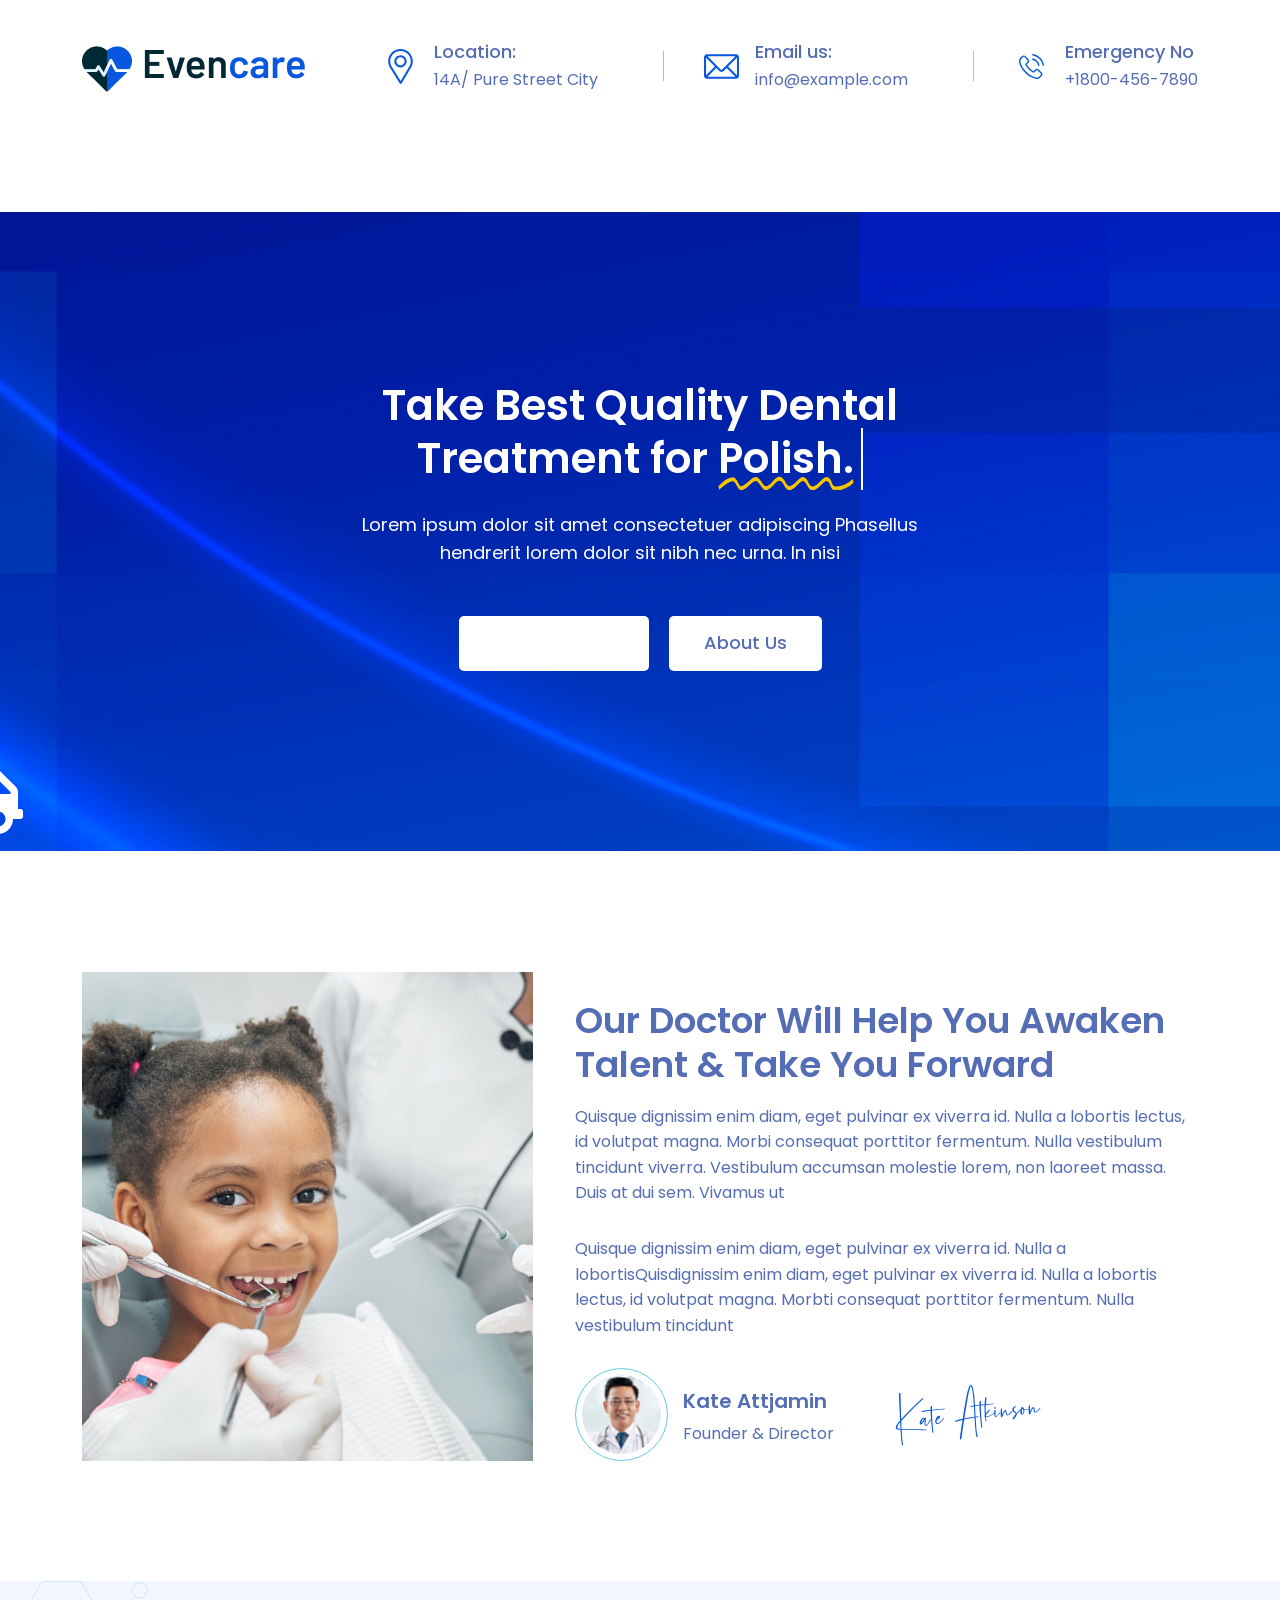
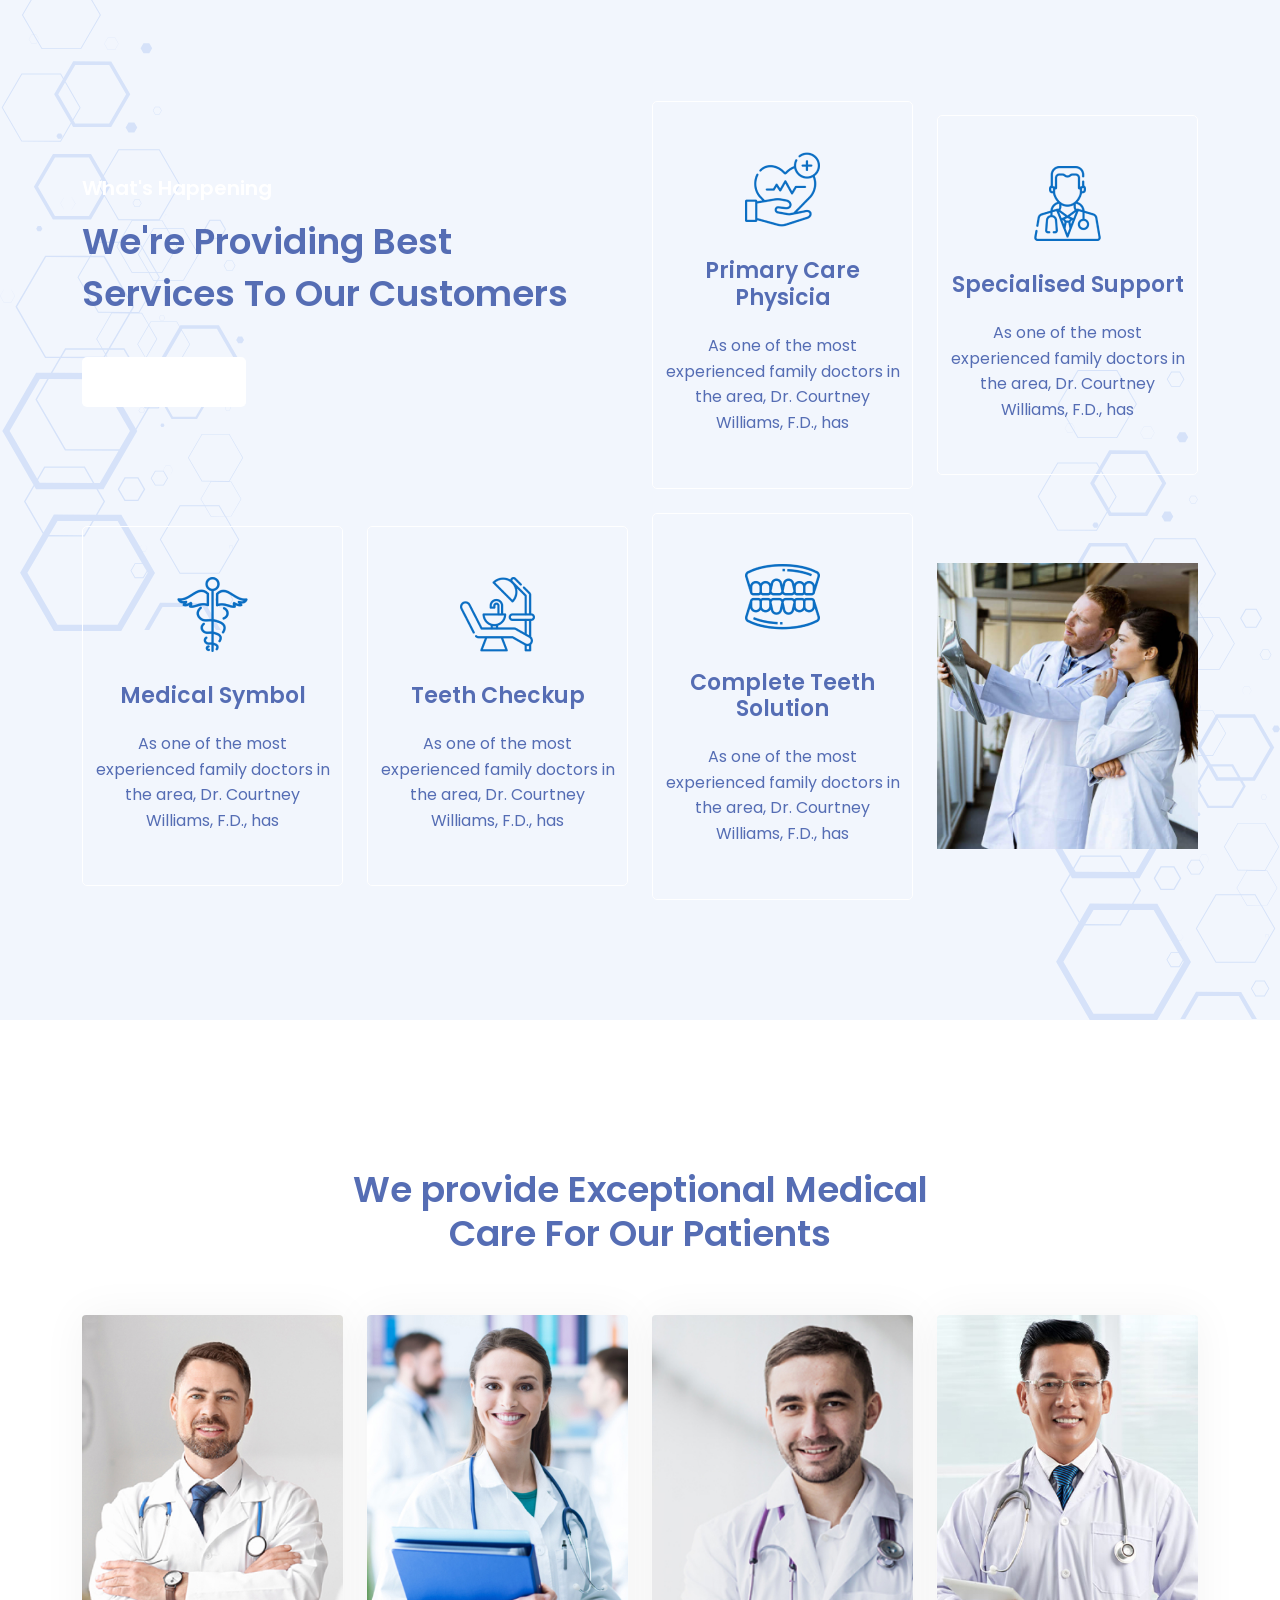
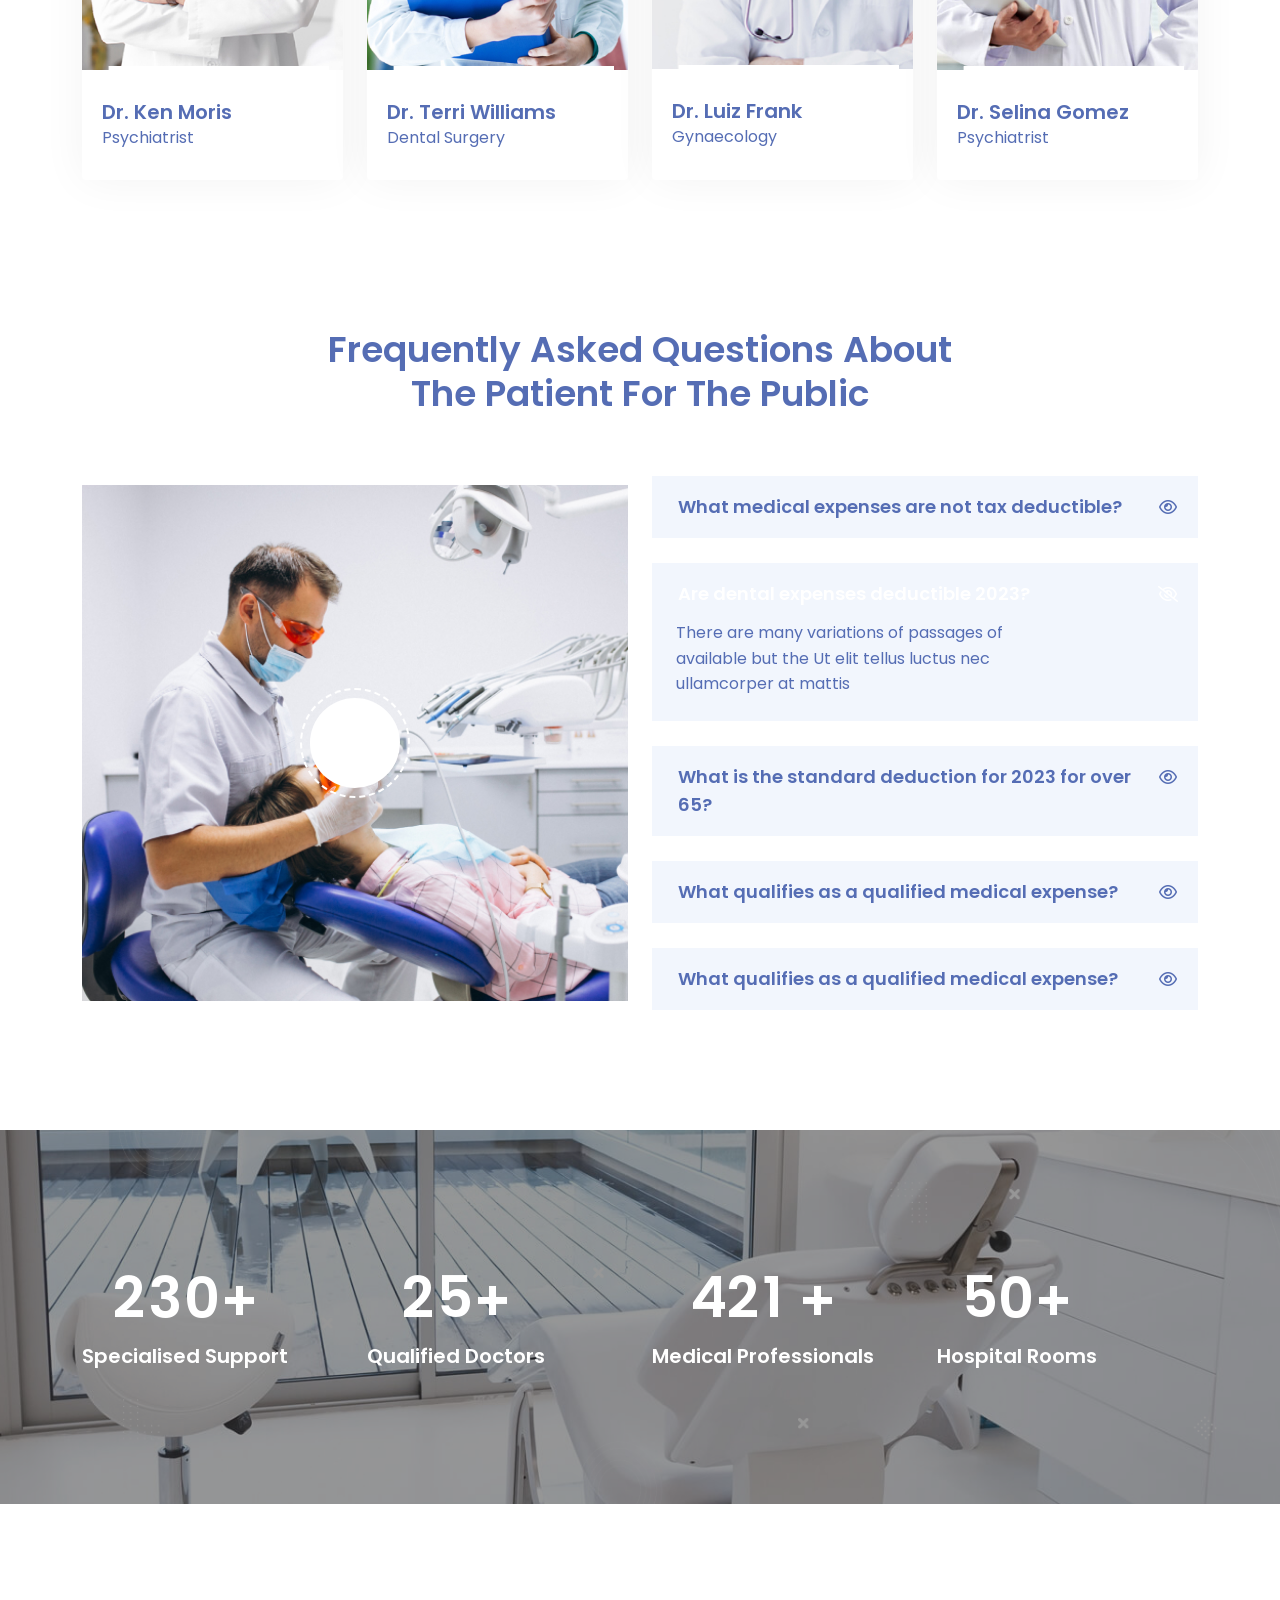
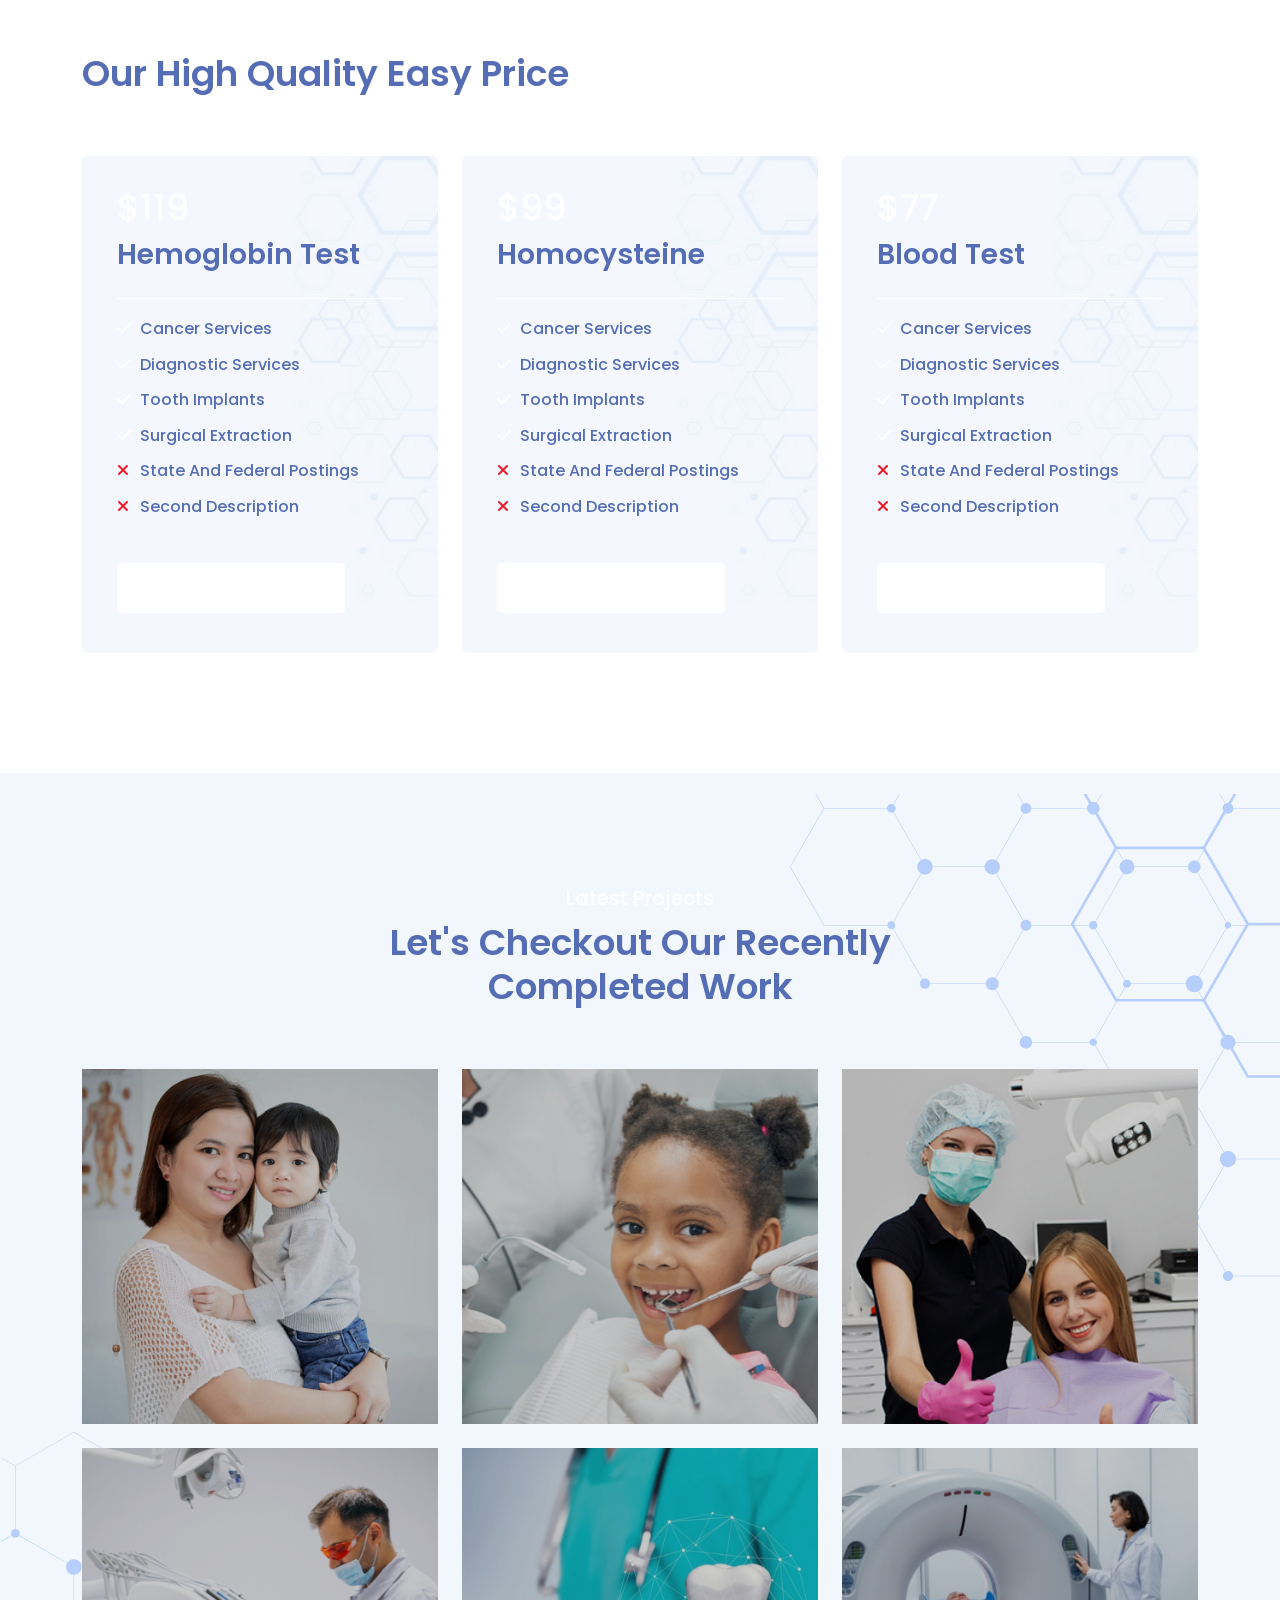
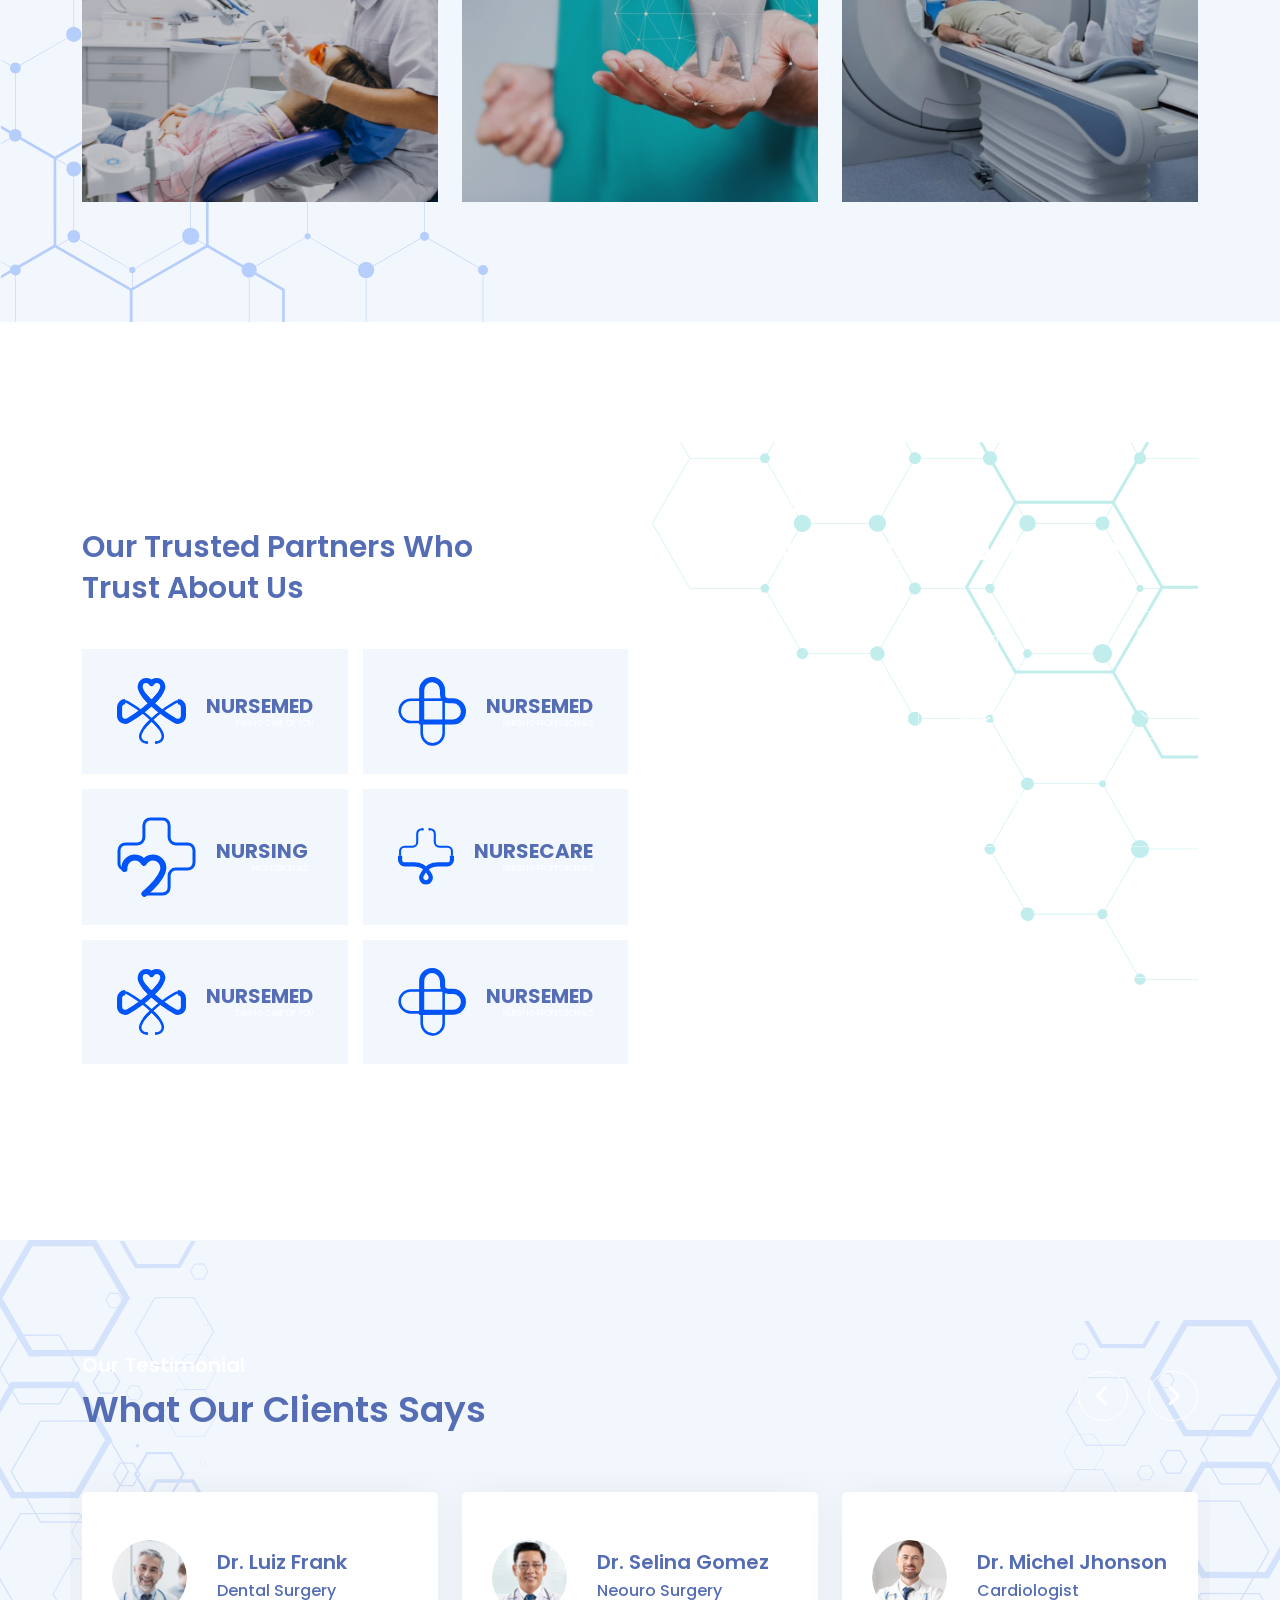
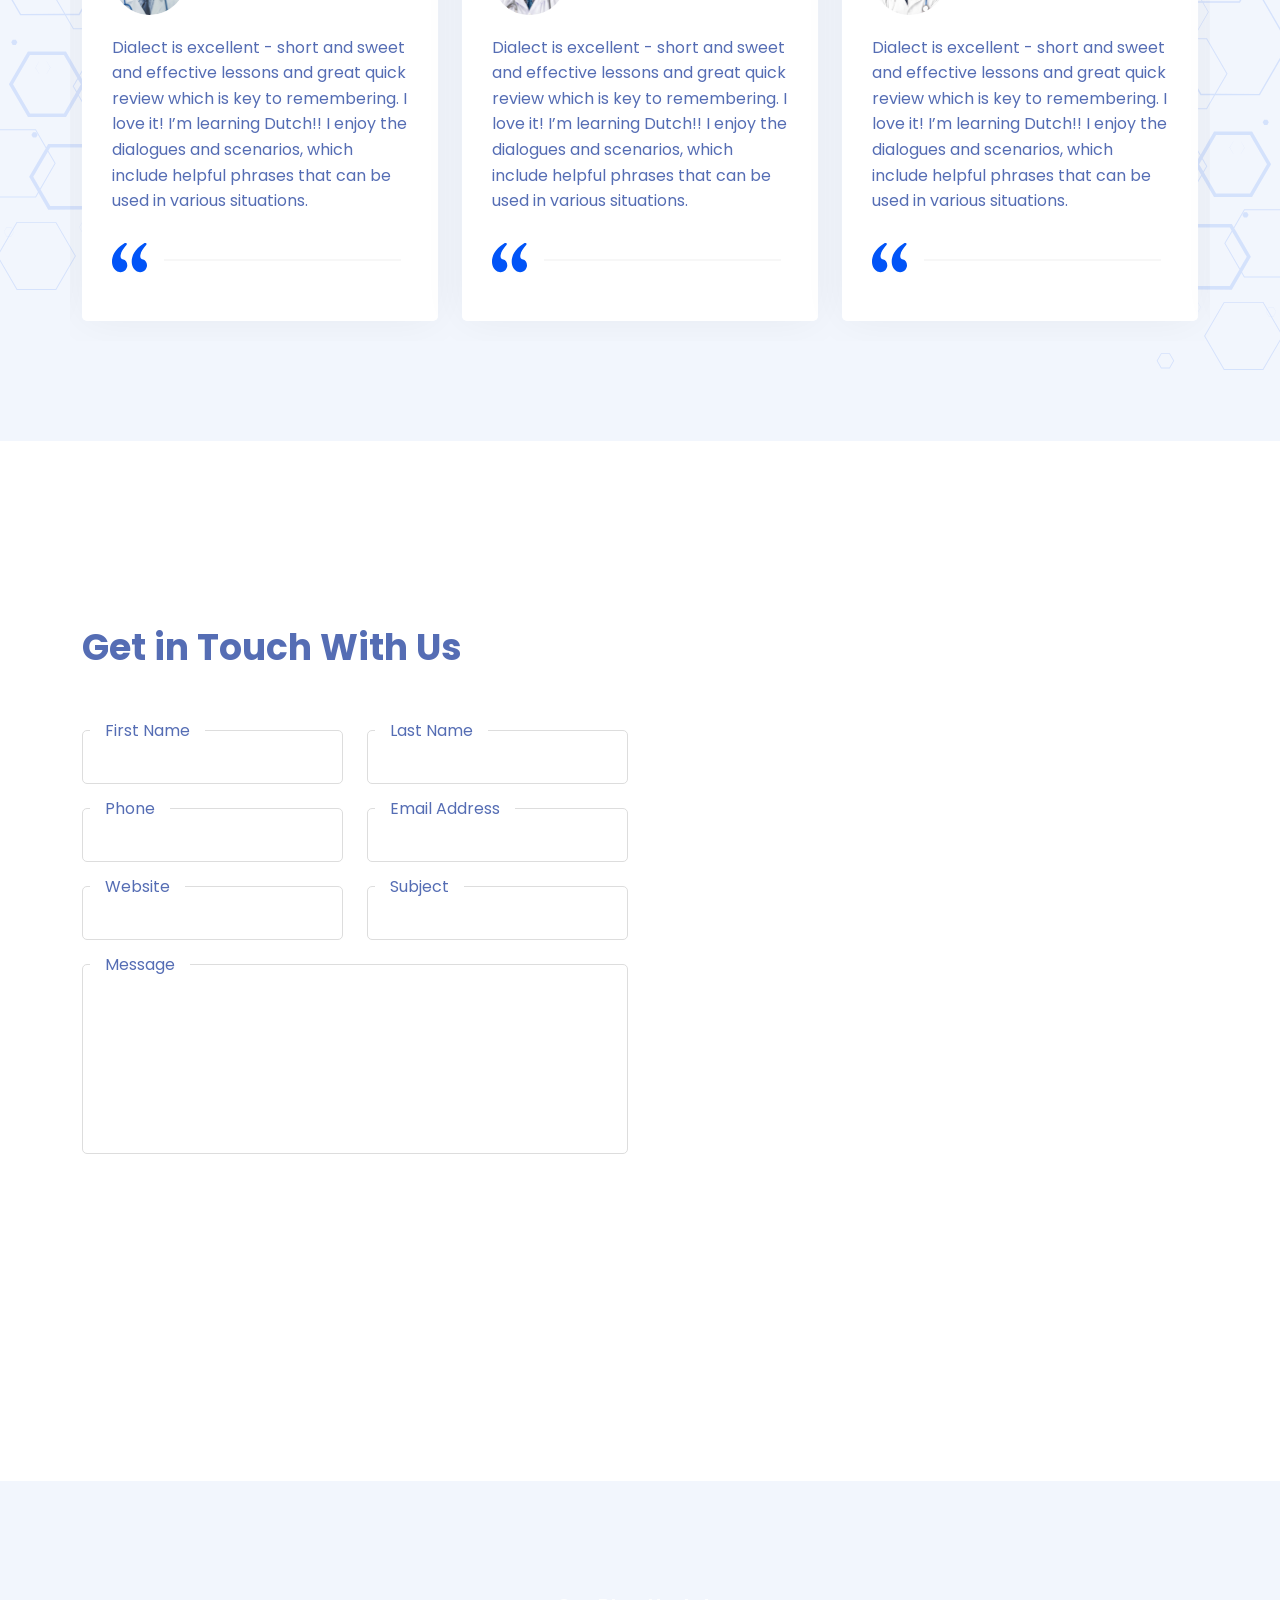
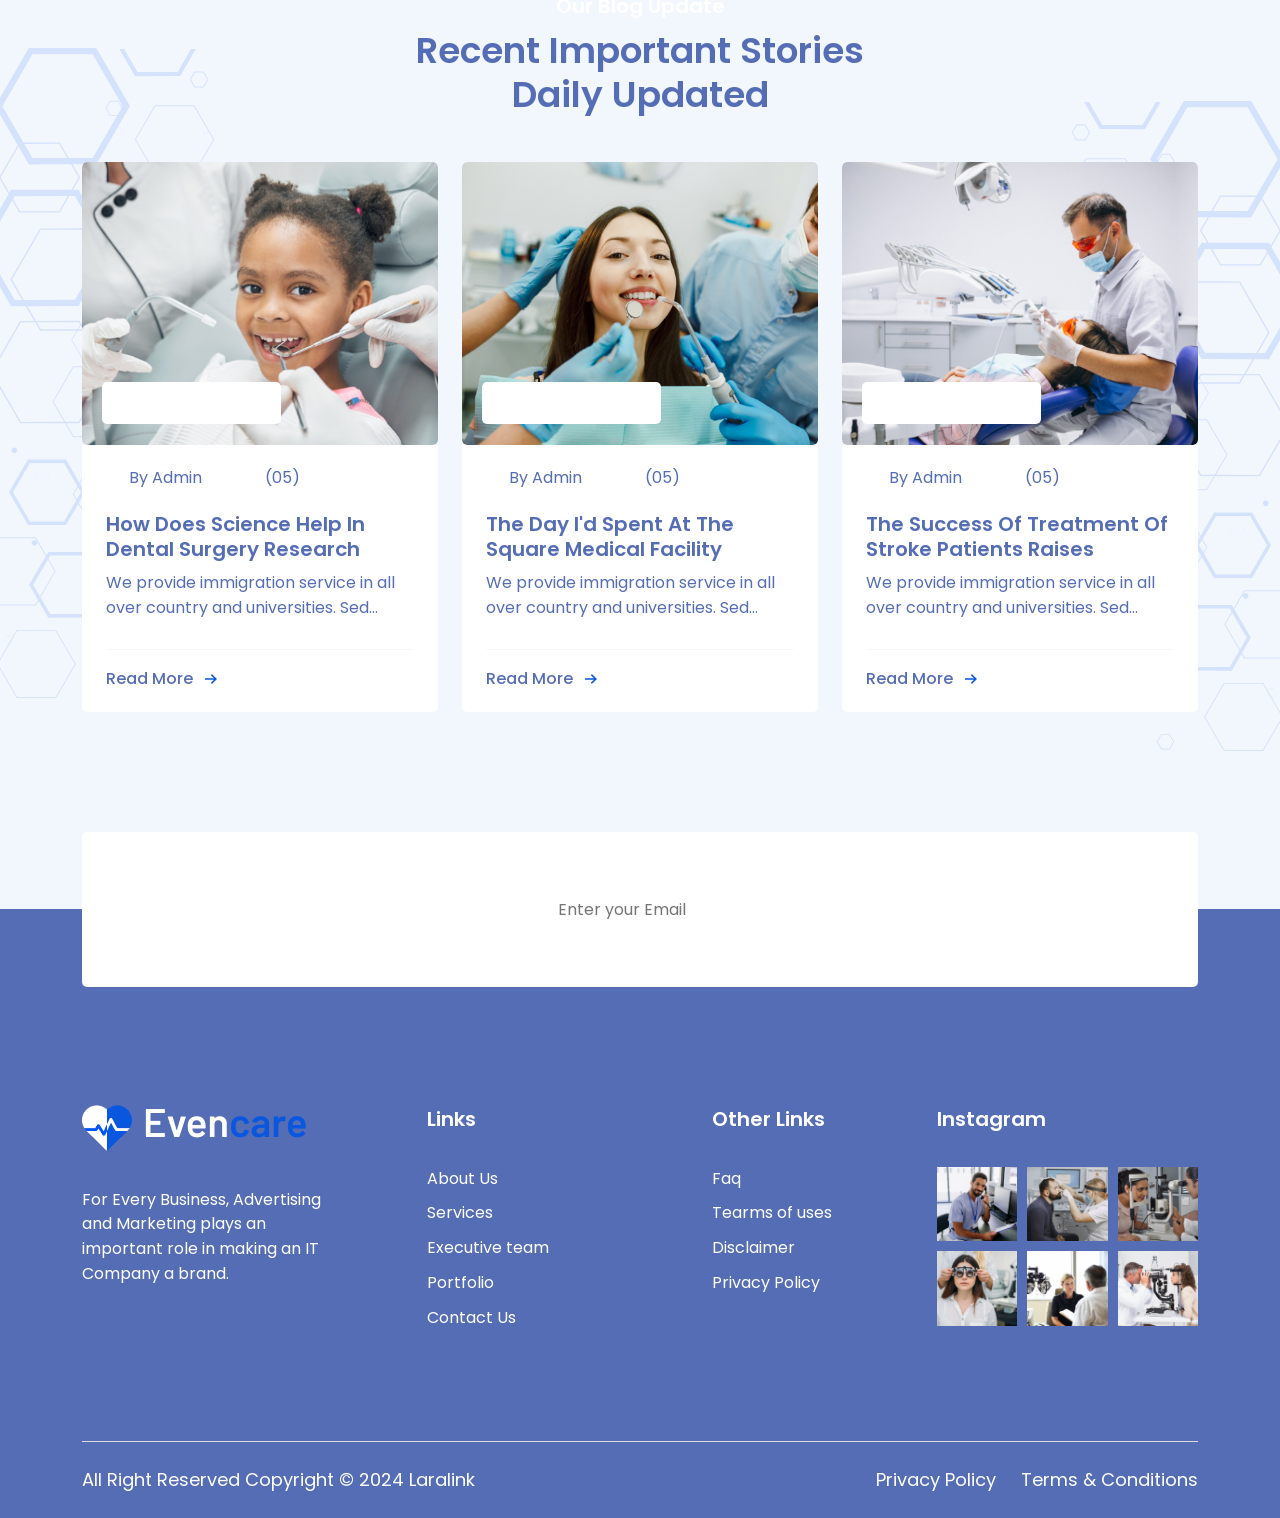
<file: home-v12.html>
<!DOCTYPE html>
<html class="no-js" lang="en">
  <head>
    <!-- Meta Tags -->
    <meta charset="utf-8">
    <meta http-equiv="x-ua-compatible" content="ie=edge">
    <meta name="viewport" content="width=device-width, initial-scale=1">
    <meta name="author" content="Laralink">
    <!-- Favicon Icon -->
    <link rel="icon" href="assets/images/icons/favicon.png">
    <!-- Site Title -->
    <title>Evencare - Medical Landing Page HTML Template</title>
    <link rel="stylesheet" href="assets/css/bootstrap.min.css">
    <link rel="stylesheet" href="assets/css/fontawesome.min.css">
    <link rel="stylesheet" href="assets/css/animate.css">
    <link rel="stylesheet" href="assets/css/animated-text.css">
    <link rel="stylesheet" href="assets/css/slick.min.css">
    <link rel="stylesheet" href="assets/css/light_gallery.min.css">
    <link rel="stylesheet" href="assets/css/odometer.css">
    <link rel="stylesheet" href="assets/css/timepicker.min.css">
    <link rel="stylesheet" href="assets/css/jquery-ui.min.css">
    <link rel="stylesheet" href="assets/css/select2.min.css">
    <link rel="stylesheet" href="assets/css/style.css">
  </head>
  <body>
  <!-- Start Preloader -->
  <div class="cs_preloader cs_accent_color_v1">
    <div class="cs_preloader_in">
      <div class="cs_wave_first">
        <svg enable-background="new 0 0 300.08 300.08" viewBox="0 0 300.08 300.08" xmlns="http://www.w3.org/2000/svg"><g><path d="m293.26 184.14h-82.877l-12.692-76.138c-.546-3.287-3.396-5.701-6.718-5.701-.034 0-.061 0-.089 0-3.369.027-6.199 2.523-6.677 5.845l-12.507 87.602-14.874-148.69c-.355-3.43-3.205-6.056-6.643-6.138-.048 0-.096 0-.143 0-3.39 0-6.274 2.489-6.752 5.852l-19.621 137.368h-9.405l-12.221-42.782c-.866-3.028-3.812-5.149-6.8-4.944-3.13.109-5.777 2.332-6.431 5.395l-8.941 42.332h-73.049c-3.771 0-6.82 3.049-6.82 6.82 0 3.778 3.049 6.82 6.82 6.82h78.566c3.219 0 6.002-2.251 6.67-5.408l4.406-20.856 6.09 21.313c.839 2.939 3.526 4.951 6.568 4.951h20.46c3.396 0 6.274-2.489 6.752-5.845l12.508-87.596 14.874 148.683c.355 3.437 3.205 6.056 6.643 6.138h.143c3.39 0 6.274-2.489 6.752-5.845l14.227-99.599 6.397 38.362c.546 3.287 3.396 5.702 6.725 5.702h88.66c3.771 0 6.82-3.049 6.82-6.82-.001-3.772-3.05-6.821-6.821-6.821z"></path></g>
        </svg>
      </div>
      <div class="cs_wave_second">
        <svg enable-background="new 0 0 300.08 300.08" viewBox="0 0 300.08 300.08" xmlns="http://www.w3.org/2000/svg"><g><path d="m293.26 184.14h-82.877l-12.692-76.138c-.546-3.287-3.396-5.701-6.718-5.701-.034 0-.061 0-.089 0-3.369.027-6.199 2.523-6.677 5.845l-12.507 87.602-14.874-148.69c-.355-3.43-3.205-6.056-6.643-6.138-.048 0-.096 0-.143 0-3.39 0-6.274 2.489-6.752 5.852l-19.621 137.368h-9.405l-12.221-42.782c-.866-3.028-3.812-5.149-6.8-4.944-3.13.109-5.777 2.332-6.431 5.395l-8.941 42.332h-73.049c-3.771 0-6.82 3.049-6.82 6.82 0 3.778 3.049 6.82 6.82 6.82h78.566c3.219 0 6.002-2.251 6.67-5.408l4.406-20.856 6.09 21.313c.839 2.939 3.526 4.951 6.568 4.951h20.46c3.396 0 6.274-2.489 6.752-5.845l12.508-87.596 14.874 148.683c.355 3.437 3.205 6.056 6.643 6.138h.143c3.39 0 6.274-2.489 6.752-5.845l14.227-99.599 6.397 38.362c.546 3.287 3.396 5.702 6.725 5.702h88.66c3.771 0 6.82-3.049 6.82-6.82-.001-3.772-3.05-6.821-6.821-6.821z"></path></g>
        </svg>
      </div>
    </div>
  </div>
  <!-- End Preloader -->
  <!-- Start Header Section -->
  <header class="cs_site_header cs_style_1 cs_version_4 cs_sticky_header">
    <div class="cs_top_header cs_white_bg">
      <div class="container">
        <div class="cs_top_header_in cs_version_4">
          <div class="cs_top_header_left">
            <a class="cs_site_branding" href="index.html">
              <img src="assets/images/logo4.png" alt="Logo">
            </a>
          </div>
          <div class="cs_top_header_right">
            <ul class="cs_top_nav  cs_mp0">
              <li>
                <div class="cs_iconbox cs_style_2">
                  <div class="cs_iconbox_icon cs_center">
                    <svg width="35" height="35" viewBox="0 0 35 35" fill="none" xmlns="http://www.w3.org/2000/svg"> <path d="M17.5 0C10.7152 0 5.19531 5.51988 5.19531 12.3047C5.19531 14.5971 5.8303 16.8342 7.03206 18.775L16.7996 34.5153C16.9867 34.8168 17.3163 35 17.6708 35C17.6736 35 17.6762 35 17.679 35C18.0366 34.9972 18.3669 34.8083 18.5505 34.5015L28.0691 18.6088C29.2046 16.7089 29.8047 14.529 29.8047 12.3047C29.8047 5.51988 24.2848 0 17.5 0ZM26.3092 17.5559L17.6553 32.0049L8.77509 17.6946C7.77479 16.0791 7.23242 14.2153 7.23242 12.3047C7.23242 6.65068 11.846 2.03711 17.5 2.03711C23.154 2.03711 27.7607 6.65068 27.7607 12.3047C27.7607 14.1587 27.2541 15.9748 26.3092 17.5559Z" fill="#0957DE" />
                      <path d="M17.5 6.15234C14.1076 6.15234 11.3477 8.91229 11.3477 12.3047C11.3477 15.6754 14.0627 18.457 17.5 18.457C20.9797 18.457 23.6523 15.6384 23.6523 12.3047C23.6523 8.91229 20.8924 6.15234 17.5 6.15234ZM17.5 16.4199C15.2266 16.4199 13.3848 14.572 13.3848 12.3047C13.3848 10.0431 15.2384 8.18945 17.5 8.18945C19.7616 8.18945 21.6084 10.0431 21.6084 12.3047C21.6084 14.5389 19.8095 16.4199 17.5 16.4199Z" fill="#0957DE" />
                    </svg>
                  </div>
                  <div class="cs_iconbox_info">
                    <h3 class="cs_iconbox_title cs_fs_18 cs_medium mb-0">Location:</h3>
                    <p class="cs_iconbox_subtitle cs_primary_color mb-0">14A/ Pure Street City</p>
                  </div>
                </div>
              </li>
              <li>
                <div class="cs_iconbox cs_style_2">
                  <div class="cs_iconbox_icon cs_center">
                    <svg width="35" height="35" viewBox="0 0 35 35" fill="none" xmlns="http://www.w3.org/2000/svg"><path d="M31.9238 5.19531H3.07617C1.38346 5.19531 0 6.57269 0 8.27148V26.7285C0 28.4279 1.38435 29.8047 3.07617 29.8047H31.9238C33.6165 29.8047 35 28.4273 35 26.7285V8.27148C35 6.57228 33.6159 5.19531 31.9238 5.19531ZM31.4515 7.24609C30.4569 8.24394 18.7746 19.9644 18.2946 20.4459C17.8937 20.848 17.1065 20.8482 16.7054 20.4459L3.54854 7.24609H31.4515ZM2.05078 26.3515V8.64849L10.8736 17.5L2.05078 26.3515ZM3.54854 27.7539L12.3214 18.9525L15.253 21.8937C16.4543 23.0989 18.5462 23.0984 19.7471 21.8937L22.6787 18.9526L31.4515 27.7539H3.54854ZM32.9492 26.3515L24.1264 17.5L32.9492 8.64849V26.3515Z"
                    fill="#0957DE" />
                    </svg>
                  </div>
                  <div class="cs_iconbox_info">
                    <h3 class="cs_iconbox_title cs_fs_18 cs_medium mb-0">Email us:</h3>
                    <p class="cs_iconbox_subtitle cs_primary_color mb-0">info@example.com</p>
                  </div>
                </div>
              </li>
              <li>
                <div class="cs_iconbox cs_style_2">
                  <div class="cs_iconbox_icon cs_center">
                  <svg width="25" height="25" viewBox="0 0 25 25" fill="none" xmlns="http://www.w3.org/2000/svg"><g clip-path="url(#clip0_562_2976)"><path d="M19.7573 15.4868C19.2455 14.9539 18.6281 14.669 17.9738 14.669C17.3248 14.669 16.7022 14.9487 16.1693 15.4816L14.502 17.1436C14.3648 17.0698 14.2276 17.0012 14.0957 16.9326C13.9057 16.8376 13.7263 16.7479 13.5733 16.6529C12.0115 15.661 10.5921 14.3682 9.23081 12.6956C8.57126 11.8619 8.12804 11.1602 7.80618 10.4479C8.23885 10.0521 8.63986 9.64057 9.03031 9.24484C9.17805 9.0971 9.32579 8.94408 9.47353 8.79634C10.5816 7.68829 10.5816 6.25311 9.47353 5.14506L8.03307 3.7046C7.8695 3.54103 7.70065 3.37218 7.54236 3.20334C7.22578 2.8762 6.89336 2.53851 6.55039 2.22192C6.03858 1.71539 5.42652 1.44629 4.78279 1.44629C4.13907 1.44629 3.51645 1.71539 2.98881 2.22192C2.98353 2.2272 2.98353 2.2272 2.97826 2.23248L1.18427 4.04229C0.508891 4.71767 0.123713 5.54079 0.0392898 6.49582C-0.0873443 8.03654 0.366428 9.47173 0.714672 10.4109C1.56945 12.7167 2.84635 14.8537 4.75113 17.1436C7.06221 19.9032 9.84288 22.0824 13.0193 23.6178C14.2329 24.1929 15.8527 24.8736 17.6625 24.9897C17.7733 24.995 17.8894 25.0002 17.995 25.0002C19.2138 25.0002 20.2374 24.5623 21.0394 23.6917C21.0447 23.6811 21.0553 23.6759 21.0606 23.6653C21.3349 23.3329 21.6515 23.0321 21.9839 22.7103C22.2108 22.4939 22.443 22.267 22.6699 22.0296C23.1922 21.4861 23.4666 20.853 23.4666 20.204C23.4666 19.5497 23.1869 18.9218 22.654 18.3942L19.7573 15.4868ZM21.6462 21.0429C21.641 21.0429 21.641 21.0482 21.6462 21.0429C21.4405 21.2645 21.2294 21.465 21.0025 21.6866C20.6595 22.0138 20.3113 22.3567 19.9842 22.7419C19.4512 23.3118 18.8233 23.5809 18.0002 23.5809C17.9211 23.5809 17.8367 23.5809 17.7575 23.5756C16.1904 23.4753 14.7341 22.8633 13.6419 22.3409C10.6554 20.8952 8.03307 18.8426 5.85391 16.2414C4.05465 14.0728 2.85162 12.0677 2.05488 9.91494C1.56418 8.60112 1.38478 7.57749 1.46392 6.61191C1.51669 5.99456 1.75413 5.48275 2.19207 5.04481L3.99133 3.24555C4.24987 3.00283 4.52425 2.87092 4.79335 2.87092C5.12576 2.87092 5.39486 3.07143 5.5637 3.24027C5.56898 3.24555 5.57426 3.25083 5.57953 3.2561C5.90139 3.55686 6.20743 3.86817 6.52929 4.20058C6.69286 4.36943 6.8617 4.53827 7.03055 4.71239L8.47101 6.15286C9.03031 6.71216 9.03031 7.22925 8.47101 7.78855C8.31799 7.94156 8.17025 8.09458 8.01724 8.24232C7.57402 8.69609 7.15191 9.11821 6.69286 9.52977C6.6823 9.54032 6.67175 9.5456 6.66647 9.55615C6.2127 10.0099 6.29713 10.4531 6.3921 10.7539C6.39738 10.7697 6.40265 10.7856 6.40793 10.8014C6.78256 11.7089 7.3102 12.5637 8.11221 13.5821L8.11749 13.5873C9.57378 15.3813 11.1092 16.7796 12.803 17.8507C13.0193 17.9879 13.2409 18.0987 13.452 18.2042C13.6419 18.2992 13.8213 18.3889 13.9743 18.4839C13.9954 18.4944 14.0165 18.5102 14.0376 18.5208C14.217 18.6105 14.3859 18.6527 14.56 18.6527C14.9979 18.6527 15.2723 18.3783 15.362 18.2886L17.1666 16.4841C17.346 16.3047 17.6309 16.0884 17.9633 16.0884C18.2904 16.0884 18.5595 16.2941 18.7231 16.4735C18.7284 16.4788 18.7284 16.4788 18.7337 16.4841L21.641 19.3914C22.1844 19.9296 22.1844 20.4836 21.6462 21.0429Z" fill="#0957DE" /><path d="M13.5102 5.94724C14.8926 6.17941 16.1484 6.83368 17.1509 7.8362C18.1534 8.83872 18.8024 10.0945 19.0398 11.4769C19.0979 11.8252 19.3986 12.0679 19.7416 12.0679C19.7838 12.0679 19.8208 12.0626 19.863 12.0573C20.2534 11.994 20.512 11.6247 20.4486 11.2342C20.1637 9.56159 19.3723 8.03671 18.164 6.82841C16.9557 5.62011 15.4308 4.82864 13.7581 4.54372C13.3677 4.4804 13.0036 4.73894 12.935 5.12412C12.8664 5.5093 13.1197 5.88393 13.5102 5.94724Z"
                    fill="#0957DE" /><path d="M24.9695 11.028C24.4999 8.27374 23.2019 5.76744 21.2075 3.77295C19.213 1.77846 16.7067 0.480461 13.9524 0.0108597C13.5672 -0.0577338 13.2031 0.206087 13.1345 0.591266C13.0712 0.981721 13.3298 1.34579 13.7202 1.41439C16.179 1.83122 18.4215 2.99731 20.2049 4.77547C21.9884 6.5589 23.1492 8.80138 23.566 11.2602C23.6241 11.6084 23.9248 11.8511 24.2678 11.8511C24.31 11.8511 24.3469 11.8459 24.3891 11.8406C24.7743 11.7826 25.0381 11.4132 24.9695 11.028Z"
                    fill="#0957DE" /></g><defs><clipPath id="clip0_562_2976"><rect width="25" height="25" fill="white" /></clipPath></defs>
                  </svg>
                  </div>
                  <div class="cs_iconbox_info">
                    <h3 class="cs_iconbox_title cs_fs_18 cs_medium mb-0">Emergency No</h3>
                    <p class="cs_iconbox_subtitle cs_primary_color mb-0">+1800-456-7890</p>
                  </div>
                </div>
              </li>
            </ul>
          </div>
        </div>
      </div>
    </div>
    <div class="cs_main_header cs_accent_bg_v4 cs_white_color">
      <div class="container">
        <div class="cs_main_header_in">
          <a class="cs_mobile_logo" href="index.html">
            <img src="assets/images/logo4.png" alt="Logo">
          </a>
          <div class="cs_nav cs_primary_font cs_white_color">
            <ul class="cs_nav_list">
              <li><a href="#home">Home</a></li>
              <li><a href="#about">About</a></li>
              <li><a href="#services">Services</a></li>
              <li><a href="#gallery">Gallery</a></li>
              <li><a href="#doctors">Doctor</a></li>
              <li><a href="#pricing">Pricing</a></li>
              <li class="menu_item_has_children"><a href="#blog">Blog</a>
                <ul>
                  <li><a href="blog-right-sidebar.html">Blog Right Sidebar</a></li>
                  <li><a href="blog-left-sidebar.html">Blog Left Sidebar</a></li>
                  <li><a href="blog-list.html">Blog List</a></li>
                  <li><a href="blog-grid.html">Blog Grid</a></li>
                  <li><a href="blog-details-right-sidebar.html">Blog Details Right Sidebar</a></li>
                  <li><a href="blog-details-left-sidebar.html">Blog Details Left Sidebar</a></li>
                  <li><a href="blog-details-no-sidebar.html">Blog Details No Sidebar</a></li>
                </ul>
              </li>
              <li><a href="#contact">Contact</a></li>
            </ul>
          </div>
          <div class="cs_main_header_right">
            <a href="#appointment" class="cs_btn cs_style_1 cs_white_bg cs_medium cs_accent_color_v4">Book Appointment</a>
          </div>
        </div>
      </div>
    </div>
  </header>
  <!-- End Header Section -->
  <!-- Start Hero Section -->
  <section class="cs_hero cs_style_5 cs_parallux cs_bg_filed cs_bg_fixed position-relative" id="home" data-src="assets/images/hero_bg_10.jpeg">
    <div class="cs_height_60 cs_height_lg_60"></div>
    <div class="cs_height_180 cs_height_lg_80"></div>
    <div class="container">
      <div class="cs_hero_text text-center">
        <h1 class="cs_hero_title cs_headline clip cs_fs_60 cs_semibold cs_white_color">Take Best Quality Dental <br> Treatment for
           <span class="cs_words_wrapper">
            <b class="is-visible">Braces</b>
            <b>Polish.</b>
            <b>Surgery</b>
            <b>Removal.</b>
          </span></h1>
        <p class="cs_hero_subtitle cs_fs_18 cs_white_color">Lorem ipsum dolor sit amet consectetuer adipiscing Phasellus <br> hendrerit lorem dolor sit nibh nec urna. In nisi</p>
        <div class="cs_hero_btn_group">
          <a href="#appointment" class="cs_btn cs_style_1 cs_fs_18 cs_medium cs_accent_bg_v4 cs_white_color">Appointment</a>
        <a href="#about" class="cs_btn cs_style_1 cs_fs_18 cs_medium cs_white_bg cs_primary_color">About Us</a>
        </div>
      </div>
    </div>
      <div class="cs_hero_shape1 position-absolute">
        <img src="assets/images/icons/ambulance.svg" alt="Ambulance">
      </div>
      <div class="cs_hero_shape2 position-absolute">
        <img src="assets/images/icons/aeroplane.svg" alt="Aeroplane">
      </div>
    <div class="cs_height_180 cs_height_lg_80"></div>
  </section>
  <!-- End Hero Section -->
  <!-- Start About Section -->
  <section class="cs_about cs_style_1" id="about">
    <div class="cs_height_120 cs_height_lg_80"></div>
    <div class="container">
      <div class="row cs_gap_y_40 align-items-xl-center">
        <div class="col-lg-5">
          <div class="cs_about_thumb cs_version_4 position-relative wow fadeInLeft">
            <img src="assets/images/about_left_4.png" alt="About Thumb">
            <div class="cs_video_btn_wrap cs_accent_bg_v4 ">
              <a href="https://www.youtube.com/embed/2MEy18SPIDM"
                class="cs_player_btn cs_center cs_radius_50 cs_video_open"><svg width="11" height="13"
                  viewBox="0 0 11 13" fill="none" xmlns="http://www.w3.org/2000/svg">
                  <path d="M9.96042 5.17696L2.78048 0.751107C2.26102 0.43131 1.63299 0.418014 1.10046 0.71554C0.567921 1.01302 0.25 1.55486 0.25 2.16485V10.9762C0.25 11.8986 0.993162 12.653 1.90656 12.6579C1.90906 12.6579 1.91155 12.658 1.91399 12.658C2.19943 12.6579 2.49689 12.5685 2.77471 12.399C2.9982 12.2626 3.06884 11.9709 2.93248 11.7474C2.79612 11.5239 2.50437 11.4533 2.28094 11.5896C2.151 11.6689 2.02409 11.7099 1.91167 11.7099C1.56703 11.708 1.19804 11.4128 1.19804 10.9763V2.16487C1.19804 1.9032 1.33442 1.67082 1.56283 1.5432C1.79127 1.41558 2.06063 1.42128 2.28318 1.55831L9.46314 5.98416C9.67894 6.11702 9.80243 6.33857 9.80191 6.59201C9.80138 6.84542 9.67699 7.06647 9.46001 7.19888L4.26887 10.3773C4.04559 10.5141 3.9754 10.8059 4.11211 11.0291C4.2488 11.2524 4.54063 11.3226 4.76391 11.1859L9.95443 8.00781C10.4514 7.70464 10.7488 7.17611 10.75 6.59391C10.7512 6.01177 10.4559 5.48201 9.96042 5.17696Z"
                    fill="#0957DE" />
                </svg></a>
            </div>
          </div>
        </div>
        <div class="col-lg-7 cs_pl_30">
          <div class="cs_section_heading cs_style_1">
            <h3 class="cs_section_title_up cs_accent_color_v4 cs_semibold cs_fs_24">25 Years of Medical Excellence</h3>
            <h2 class="cs_section_title cs_semibold cs_fs_45 mb-0">Our Doctor Will Help You Awaken Talent & Take You Forward</h2>
          </div>
          <div class="cs_height_17 cs_height_lg_10"></div>
          <p class="cs_about_text cs_type_2">Quisque dignissim enim diam, eget pulvinar ex viverra id. Nulla a lobortis lectus, id volutpat magna. Morbi consequat porttitor fermentum. Nulla vestibulum tincidunt viverra. Vestibulum accumsan molestie lorem, non laoreet massa. Duis at dui sem. Vivamus ut</p>
          <p class="cs_about_text cs_type_2">Quisque dignissim enim diam, eget pulvinar ex viverra id. Nulla a lobortisQuisdignissim enim diam, eget pulvinar ex viverra id. Nulla a lobortis lectus, id volutpat magna. Morbti consequat porttitor fermentum. Nulla vestibulum tincidunt</p>
          <div class="cs_author_card cs_version_4 position-relative">
            <div class="cs_author_thumb cs_center">
              <img src="assets/images/avatar_1.jpeg" alt="Author">
            </div>
            <div class="cs_author_info">
              <h3 class="cs_author_title cs_fs_20 cs_semibold">Kate Attjamin</h3>
              <p class="mb-0">Founder & Director</p>
            </div>
            <div class="cs_author_sign position-absolute">
              <img src="assets/images/sign.svg" alt="Sign Image">
            </div>
          </div>
        </div>
      </div>
    </div>
    <div class="cs_height_120 cs_height_lg_80"></div>
  </section>
  <!-- End About Section -->
  <!-- Start Service Section -->
  <section class="cs_services cs_accent_v4_light position-relative" id="services">
    <div class="cs_height_120 cs_height_lg_80"></div>
    <div class="container">
      <div class="row cs_gap_y_24 align-items-xl-center">
        <div class="col-xl-6 wow fadeInUp">
          <div class="cs_section_heading cs_style_1">
            <h3 class="cs_section_title_up cs_ternary_font cs_accent_color_v4 cs_semibold cs_fs_24">What's Happening</h3>
            <h2 class="cs_section_title cs_semibold cs_fs_45 mb-0">We're Providing Best <br> Services To Our Customers</h2>
            <div class="cs_height_37 cs_height_lg_20"></div>
            <a href="contact.html" class="cs_btn cs_style_1 cs_fs_18 cs_semibold cs_white_color cs_accent_bg_v4 cs_size_md">All Service</a>
          </div>
        </div>
        <div class="col-xl-3 col-lg-4 col-md-6">
          <div class="cs_iconbox cs_style_6 text-center">
            <div class="cs_iconbox_icon cs_center">
              <img src="assets/images/icons/heart_icon.png" alt="Featured Icon">
            </div>
            <h2 class="cs_iconbox_title cs_fs_22 cs_semibold">Primary Care Physicia</h2>
            <p class="cs_iconbox_subtitle mb-0">As one of the most experienced family doctors in the area, Dr. Courtney Williams, F.D., has</p>
          </div>
        </div>
        <div class="col-xl-3 col-lg-4 col-md-6">
          <div class="cs_iconbox cs_style_6 text-center">
            <div class="cs_iconbox_icon cs_center">
              <img src="assets/images/icons/doctor_icon.png" alt="Featured Icon">
            </div>
            <h2 class="cs_iconbox_title cs_fs_22 cs_semibold">Specialised Support</h2>
            <p class="cs_iconbox_subtitle mb-0">As one of the most experienced family doctors in the area, Dr. Courtney Williams, F.D., has</p>
          </div>
        </div>
        <div class="col-xl-3 col-lg-4 col-md-6">
          <div class="cs_iconbox cs_style_6 text-center">
            <div class="cs_iconbox_icon cs_radius_15 cs_center">
              <img src="assets/images/icons/care_icon.png" alt="Featured Icon">
            </div>
            <h2 class="cs_iconbox_title cs_fs_22 cs_semibold">Medical Symbol</h2>
            <p class="cs_iconbox_subtitle mb-0">As one of the most experienced family doctors in the area, Dr. Courtney Williams, F.D., has</p>
          </div>
        </div>
        <div class="col-xl-3 col-lg-4 col-md-6">
          <div class="cs_iconbox cs_style_6 text-center">
            <div class="cs_iconbox_icon cs_radius_15 cs_center">
              <img src="assets/images/icons/dental_icon.png" alt="Featured Icon">
            </div>
            <h2 class="cs_iconbox_title cs_fs_22 cs_semibold">Teeth Checkup</h2>
            <p class="cs_iconbox_subtitle mb-0">As one of the most experienced family doctors in the area, Dr. Courtney Williams, F.D., has</p>
          </div>
        </div>
        <div class="col-xl-3 col-lg-4 col-md-6">
          <div class="cs_iconbox cs_style_6 text-center">
            <div class="cs_iconbox_icon cs_radius_15 cs_center">
              <img src="assets/images/icons/teeth_icon.png" alt="Featured Icon">
            </div>
            <h2 class="cs_iconbox_title cs_fs_22 cs_semibold">Complete Teeth Solution</h2>
            <p class="cs_iconbox_subtitle mb-0">As one of the most experienced family doctors in the area, Dr. Courtney Williams, F.D., has</p>
          </div>
        </div>
        <div class="col-xl-3 col-lg-4 col-md-6">
          <div class="cs_iconbox cs_style_6 text-center cs_thumb">
            <img src="assets/images/service_5.jpeg" alt="Service Image">
          </div>
        </div>
      </div>
    </div>
    <div class="cs_service_shape1 position-absolute">
      <img src="assets/images/service_shape2.svg" alt="Shape">
    </div>
    <div class="cs_service_shape3 position-absolute">
      <img src="assets/images/service_shape2.svg" alt="Shape">
    </div>
    <div class="cs_height_120 cs_height_lg_80"></div>
  </section>
  <!-- End Service Section -->
  <!-- Start Doctor Section -->
  <section id="doctors">
    <div class="cs_height_120 cs_height_lg_80"></div>
    <div class="container">
      <div class="cs_section_heading cs_style_1 text-center">
        <h3 class="cs_section_title_up cs_semibold cs_fs_24 cs_accent_color_v4">Our Doctors</h3>
        <h2 class="cs_section_title cs_semibold cs_fs_45 mb-0 wow fadeInUp">We provide Exceptional Medical<br> Care For Our Patients</h2>
      </div>
      <div class="cs_height_60 cs_height_lg_40"></div>
      <div class="row cs_gap_y_24">
        <div class="col-lg-3 col-md-6">
          <div class="cs_doctor cs_style_3 cs_white_bg">
            <div class="cs_doctor_thumb position-relative">
              <img src="assets/images/doctor_10.jpeg" alt="Doctor Thumb">
              <div class="cs_social_btns cs_style_2">
                <a href="facebook.com" target="_blank"><i class="fa-brands fa-facebook-f"></i></a>
                <a href="https://www.instagram.com/" target="_blank"><i class="fa-brands fa-instagram"></i></a>
                <a href="https://twitter.com/" target="_blank"><i class="fa-brands fa-twitter"></i></a>
                <a href="https://www.linkedin.com/" target="_blank"><i class="fa-brands fa-linkedin-in"></i></a>
                <a class="cs_center share_btn"><img src="assets/images/icons/plus_icon.svg" alt="Icon"></a>
              </div>
            </div>
            <div class="cs_doctor_info">
              <h3 class="cs_doctor_title cs_fs_24 cs_semibold mb-0">
                <a href="doctor-details.html">Dr. Ken Moris</a>
              </h3>
              <p class="cs_doctor_subtitle mb-0">Psychiatrist</p>
            </div>
          </div>
        </div>
        <div class="col-lg-3 col-md-6">
          <div class="cs_doctor cs_style_3 cs_white_bg">
            <div class="cs_doctor_thumb position-relative">
              <img src="assets/images/doctor_11.jpeg" alt="Doctor Thumb">
              <div class="cs_social_btns cs_style_2">
                <a href="facebook.com" target="_blank"><i class="fa-brands fa-facebook-f"></i></a>
                <a href="https://www.instagram.com/" target="_blank"><i class="fa-brands fa-instagram"></i></a>
                <a href="https://twitter.com/" target="_blank"><i class="fa-brands fa-twitter"></i></a>
                <a href="https://www.linkedin.com/" target="_blank"><i class="fa-brands fa-linkedin-in"></i></a>
                <a class="cs_center share_btn"><img src="assets/images/icons/plus_icon.svg" alt="Icon"></a>
              </div>
            </div>
            <div class="cs_doctor_info">
              <h3 class="cs_doctor_title cs_fs_24 cs_semibold mb-0">
                <a href="doctor-details.html">Dr. Terri Williams</a>
              </h3>
              <p class="cs_doctor_subtitle mb-0">Dental Surgery</p>
            </div>
          </div>
        </div>
        <div class="col-lg-3 col-md-6">
          <div class="cs_doctor cs_style_3 cs_white_bg">
            <div class="cs_doctor_thumb position-relative">
              <img src="assets/images/doctor_12.jpeg" alt="Doctor Thumb">
              <div class="cs_social_btns cs_style_2">
                <a href="facebook.com" target="_blank"><i class="fa-brands fa-facebook-f"></i></a>
                <a href="https://www.instagram.com/" target="_blank"><i class="fa-brands fa-instagram"></i></a>
                <a href="https://twitter.com/" target="_blank"><i class="fa-brands fa-twitter"></i></a>
                <a href="https://www.linkedin.com/" target="_blank"><i class="fa-brands fa-linkedin-in"></i></a>
                <a class="cs_center share_btn"><img src="assets/images/icons/plus_icon.svg" alt="Icon"></a>
              </div>
            </div>
            <div class="cs_doctor_info">
              <h3 class="cs_doctor_title cs_fs_24 cs_semibold mb-0">
                <a href="doctor-details.html">Dr. Luiz Frank</a>
              </h3>
              <p class="cs_doctor_subtitle mb-0">Gynaecology</p>
            </div>
          </div>
        </div>
        <div class="col-lg-3 col-md-6">
          <div class="cs_doctor cs_style_3 cs_white_bg">
            <div class="cs_doctor_thumb position-relative">
              <img src="assets/images/doctor_13.jpeg" alt="Doctor Thumb">
              <div class="cs_social_btns cs_style_2">
                <a href="facebook.com" target="_blank"><i class="fa-brands fa-facebook-f"></i></a>
                <a href="https://www.instagram.com/" target="_blank"><i class="fa-brands fa-instagram"></i></a>
                <a href="https://twitter.com/" target="_blank"><i class="fa-brands fa-twitter"></i></a>
                <a href="https://www.linkedin.com/" target="_blank"><i class="fa-brands fa-linkedin-in"></i></a>
                <a class="cs_center share_btn"><img src="assets/images/icons/plus_icon.svg" alt="Icon"></a>
              </div>
            </div>
            <div class="cs_doctor_info">
              <h3 class="cs_doctor_title cs_fs_24 cs_semibold mb-0">
                <a href="doctor-details.html">Dr. Selina Gomez</a>
              </h3>
              <p class="cs_doctor_subtitle mb-0">Psychiatrist</p>
            </div>
          </div>
        </div>
      </div>
    </div>
  </section>
  <!-- End Doctor Section -->
  <!-- Start FAQ Section -->
  <div class="cs_height_120 cs_height_lg_80"></div>
  <div class="container">
    <div class="cs_section_heading cs_style_1 text-center">
      <h3 class="cs_section_title_up cs_accent_color_v4 cs_medium cs_fs_24">People Also Ask</h3>
      <h2 class="cs_section_title cs_semibold cs_fs_45 mb-0">Frequently Asked Questions About <br> The Patient For The Public</h2>
    </div>
    <div class="cs_height_60 cs_height_lg_40"></div>
    <div class="row cs_gap_y_30 align-items-center">
      <div class="col-lg-6 wow fadeInLeft">
        <div class="cs_video_block cs_style_2 position-relative">
          <img src="assets/images/video_block_bg_3.jpeg" alt="Video Thumb">
          <a href="https://www.youtube.com/embed/2MEy18SPIDM" class="cs_play_btn cs_center cs_video_open cs_white_bg"><i class="fa-solid fa-play"></i></a>
        </div>
      </div>
      <div class="col-lg-6">
        <div class="cs_accordian_wrap">
          <div class="cs_accordian cs_style_1 cs_version_4 cs_accent_v4_light">
            <h3 class="cs_accordian_head cs_fs_18 cs_semibold mb-0">
              What medical expenses are not tax deductible?
              <span class="cs_accordian_toggle cs_center">
                <i class="fa-regular fa-eye"></i>
                <i class="fa-regular fa-eye-slash"></i>
              </span>
            </h3>
            <div class="cs_accordian_body">
              There are many variations of passages of available but the Ut elit tellus luctus nec ullamcorper at mattis</div>
          </div>
          <div class="cs_accordian cs_style_1 cs_version_4 cs_accent_v4_light active">
            <h3 class="cs_accordian_head cs_fs_18 cs_semibold mb-0">
              Are dental expenses deductible 2023?
              <span class="cs_accordian_toggle cs_center">
                <i class="fa-regular fa-eye"></i>
                <i class="fa-regular fa-eye-slash"></i>
              </span>
            </h3>
            <div class="cs_accordian_body">
              There are many variations of passages of available but the Ut elit tellus luctus nec ullamcorper at mattis</div>
          </div>
          <div class="cs_accordian cs_style_1 cs_version_4 cs_accent_v4_light">
            <h3 class="cs_accordian_head cs_fs_18 cs_semibold mb-0">
              What is the standard deduction for 2023 for over 65?
              <span class="cs_accordian_toggle cs_center">
                <i class="fa-regular fa-eye"></i>
                <i class="fa-regular fa-eye-slash"></i>
              </span>
            </h3>
            <div class="cs_accordian_body">
              There are many variations of passages of available but the Ut elit tellus luctus nec ullamcorper at mattis</div>
          </div>
          <div class="cs_accordian cs_style_1 cs_version_4 cs_accent_v4_light">
            <h3 class="cs_accordian_head cs_fs_18 cs_semibold mb-0">
              What qualifies as a qualified medical expense?
              <span class="cs_accordian_toggle cs_center">
                <i class="fa-regular fa-eye"></i>
                <i class="fa-regular fa-eye-slash"></i>
              </span>
            </h3>
            <div class="cs_accordian_body">
              There are many variations of passages of available but the Ut elit tellus luctus nec ullamcorper at mattis</div>
          </div>
          <div class="cs_accordian cs_style_1 cs_version_4 cs_accent_v4_light">
            <h3 class="cs_accordian_head cs_fs_18 cs_semibold mb-0">
              What qualifies as a qualified medical expense?
              <span class="cs_accordian_toggle cs_center">
                <i class="fa-regular fa-eye"></i>
                <i class="fa-regular fa-eye-slash"></i>
              </span>
            </h3>
            <div class="cs_accordian_body">
              There are many variations of passages of available but the Ut elit tellus luctus nec ullamcorper at mattis</div>
          </div>
        </div>
      </div>
    </div>
  </div>
  <div class="cs_height_120 cs_height_lg_80"></div>
  <!-- End FAQ Section -->
  <!-- Start Counter Section -->
  <section class="cs_counting cs_version_4 cs_bg_filed cs_primary_bg position-relative"
    data-src="assets/images/counter_bg2.jpeg">
    <div class="cs_counting_overlay"></div>
    <div class="cs_height_133 cs_height_lg_80"></div>
    <div class="container">
      <div class="row cs_gap_y_40 align-items-center justify-content-between">
        <div class="col-xl-3 col-md-6">
          <div class="cs_funfact cs_style_1 cs_version_4">
            <div class="cs_funfact_text">
              <h2 class="cs_counter_number cs_fs_65 cs_white_color d-flex align-items-center cs_semibold"><span
                  data-count-to="230" class="odometer"></span>+</h2>
              <p class="cs_counter_title cs_fs_24 cs_semibold cs_white_color mb-0">Specialised Support</p>
            </div>
          </div>
        </div>
        <div class="col-xl-3 col-md-6">
          <div class="cs_funfact cs_style_1 cs_version_4">
            <div class="cs_funfact_text">
              <h2 class="cs_counter_number cs_fs_65 cs_white_color d-flex align-items-center cs_semibold"><span
                  data-count-to="25" class="odometer"></span>+</h2>
              <p class="cs_counter_title cs_fs_24 cs_semibold cs_white_color mb-0">Qualified Doctors</p>
            </div>
          </div>
        </div>
        <div class="col-xl-3 col-md-6">
          <div class="cs_funfact cs_style_1 cs_version_4">
            <div class="cs_funfact_text">
              <h2 class="cs_counter_number cs_fs_65 cs_white_color d-flex align-items-center cs_semibold"><span
                  data-count-to="421" class="odometer"></span>+</h2>
              <p class="cs_counter_title cs_fs_24 cs_semibold cs_white_color mb-0">Medical Professionals</p>
            </div>
          </div>
        </div>
        <div class="col-xl-3 col-md-6">
          <div class="cs_funfact cs_style_1 cs_version_4">
            <div class="cs_funfact_text">
              <h2 class="cs_counter_number cs_fs_65 cs_white_color d-flex align-items-center cs_semibold"><span
                  data-count-to="50" class="odometer"></span>+</h2>
              <p class="cs_counter_title cs_fs_24 cs_semibold cs_white_color mb-0">Hospital Rooms</p>
            </div>
          </div>
        </div>
      </div>
    </div>
    <div class="cs_height_135 cs_height_lg_80"></div>
  </section>
  <!-- End Counter Section -->
  <!-- Start Pricing Section -->
  <section class="cs_slider cs_style_1" id="pricing">
    <div class="cs_height_120 cs_height_lg_80"></div>
    <div class="container">
      <div class="cs_slider_heading d-flex align-items-center justify-content-between">
        <div class="cs_section_heading cs_style_1">
          <h3 class="cs_section_title_up cs_semibold cs_fs_24 cs_accent_color_v4">Our Pricing Plan</h3>
          <h2 class="cs_section_title cs_semibold cs_fs_45 mb-0">Our High Quality Easy Price</h2>
        </div>
        <div class="cs_slider_arrows cs_style_1 cs_hide_mobile wow fadeInUp">
          <div class="cs_left_arrow cs_slider_arrow cs_version_4 cs_center slick-arrow"><i
              class="fa-solid fa-chevron-left"></i>
          </div>
          <div class="cs_right_arrow cs_slider_arrow cs_version_4 cs_center slick-arrow"><i
              class="fa-solid fa-chevron-right"></i>
          </div>
        </div>
      </div>
      <div class="cs_height_60 cs_height_lg_40"></div>
      <div class="cs_slider_container" data-autoplay="0" data-loop="1" data-speed="600" data-center="0"
        data-slides-per-view="responsive" data-xxs-slides="1" data-xs-slides="1" data-sm-slides="2" data-md-slides="2" data-lg-slides="3" data-add-slides="3">
        <div class="cs_slider_wrapper">
          <div class="slick_slide_in">
            <div class="cs_pricing_table cs_style_1 cs_version_4 cs_radius_5 cs_bg_filed position-relative"
              data-src="assets/images/pricing_bg2.jpeg">
              <div class="cs_pricing_overlay cs_accent_bg_v4 cs_radius_5"></div>
              <div class="cs_pricing_info">
                <h2 class="cs_price cs_accent_color_v4 cs_fs_45 cs_medium">$119</h2>
                <h3 class="cs_pricing_title cs_fs_28 cs_semibold mb-0">Hemoglobin Test</h3>
              </div>
              <ul class="cs_pricing_feature cs_mp0 cs_medium">
                <li>
                  <span class="cs_feature_icon cs_accent_color_v4">
                    <i class="fa-solid fa-check"></i>
                  </span>
                  <span>Cancer Services</span>
                </li>
                <li>
                  <span class="cs_feature_icon cs_accent_color_v4">
                    <i class="fa-solid fa-check"></i>
                  </span>
                  <span>Diagnostic Services</span>
                </li>
                <li>
                  <span class="cs_feature_icon cs_accent_color_v4">
                    <i class="fa-solid fa-check"></i>
                  </span>
                  <span>Tooth Implants</span>
                </li>
                <li>
                  <span class="cs_feature_icon cs_accent_color_v4">
                    <i class="fa-solid fa-check"></i>
                  </span>
                  <span>Surgical Extraction</span>
                </li>
                <li>
                  <span class="cs_feature_icon cs_red_color">
                    <i class="fa-solid fa-xmark"></i>
                  </span>
                  <span>State And Federal Postings</span>
                </li>
                <li>
                  <span class="cs_feature_icon cs_red_color">
                    <i class="fa-solid fa-xmark"></i>
                  </span>
                  <span>Second Description</span>
                </li>
              </ul>
              <div class="cs_pricing_btn_wrap">
                <a href="#" class="cs_btn cs_style_1 cs_accent_bg_v4 cs_fs_18 cs_semibold cs_white_color">Get started</a>
              </div>
            </div>
          </div>
          <div class="slick_slide_in">
            <div class="cs_pricing_table cs_style_1 cs_version_4 cs_radius_5 cs_bg_filed position-relative"
              data-src="assets/images/pricing_bg2.jpeg">
              <div class="cs_pricing_overlay cs_accent_bg_v4 cs_radius_5"></div>
              <div class="cs_pricing_info">
                <h2 class="cs_price cs_accent_color_v4 cs_fs_45 cs_medium">$99</h2>
                <h3 class="cs_pricing_title cs_fs_28 cs_semibold mb-0">Homocysteine</h3>
              </div>
              <ul class="cs_pricing_feature cs_mp0 cs_medium">
                <li>
                  <span class="cs_feature_icon cs_accent_color_v4">
                    <i class="fa-solid fa-check"></i>
                  </span>
                  <span>Cancer Services</span>
                </li>
                <li>
                  <span class="cs_feature_icon cs_accent_color_v4">
                    <i class="fa-solid fa-check"></i>
                  </span>
                  <span>Diagnostic Services</span>
                </li>
                <li>
                  <span class="cs_feature_icon cs_accent_color_v4">
                    <i class="fa-solid fa-check"></i>
                  </span>
                  <span>Tooth Implants</span>
                </li>
                <li>
                  <span class="cs_feature_icon cs_accent_color_v4">
                    <i class="fa-solid fa-check"></i>
                  </span>
                  <span>Surgical Extraction</span>
                </li>
                <li>
                  <span class="cs_feature_icon cs_red_color">
                    <i class="fa-solid fa-xmark"></i>
                  </span>
                  <span>State And Federal Postings</span>
                </li>
                <li>
                  <span class="cs_feature_icon cs_red_color">
                    <i class="fa-solid fa-xmark"></i>
                  </span>
                  <span>Second Description</span>
                </li>
              </ul>
              <div class="cs_pricing_btn_wrap">
                 <a href="#" class="cs_btn cs_style_1 cs_accent_bg_v4 cs_fs_18 cs_semibold cs_white_color">Get started</a>
              </div>
            </div>
          </div>
          <div class="slick_slide_in">
            <div class="cs_pricing_table cs_style_1 cs_version_4 cs_radius_5 cs_bg_filed position-relative"
              data-src="assets/images/pricing_bg2.jpeg">
              <div class="cs_pricing_overlay cs_accent_bg_v4 cs_radius_5"></div>
              <div class="cs_pricing_info">
                <h2 class="cs_price cs_accent_color_v4 cs_fs_45 cs_medium">$77</h2>
                <h3 class="cs_pricing_title cs_fs_28 cs_semibold mb-0">Blood Test</h3>
              </div>
              <ul class="cs_pricing_feature cs_mp0 cs_medium">
                <li>
                  <span class="cs_feature_icon cs_accent_color_v4">
                    <i class="fa-solid fa-check"></i>
                  </span>
                  <span>Cancer Services</span>
                </li>
                <li>
                  <span class="cs_feature_icon cs_accent_color_v4">
                    <i class="fa-solid fa-check"></i>
                  </span>
                  <span>Diagnostic Services</span>
                </li>
                <li>
                  <span class="cs_feature_icon cs_accent_color_v4">
                    <i class="fa-solid fa-check"></i>
                  </span>
                  <span>Tooth Implants</span>
                </li>
                <li>
                  <span class="cs_feature_icon cs_accent_color_v4">
                    <i class="fa-solid fa-check"></i>
                  </span>
                  <span>Surgical Extraction</span>
                </li>
                <li>
                  <span class="cs_feature_icon cs_red_color">
                    <i class="fa-solid fa-xmark"></i>
                  </span>
                  <span>State And Federal Postings</span>
                </li>
                <li>
                  <span class="cs_feature_icon cs_red_color">
                    <i class="fa-solid fa-xmark"></i>
                  </span>
                  <span>Second Description</span>
                </li>
              </ul>
              <div class="cs_pricing_btn_wrap">
                 <a href="#" class="cs_btn cs_style_1 cs_accent_bg_v4 cs_fs_18 cs_semibold cs_white_color">Get started</a>
              </div>
            </div>
          </div>
          <div class="slick_slide_in">
            <div class="cs_pricing_table cs_style_1 cs_version_4 cs_radius_5 cs_bg_filed position-relative"
              data-src="assets/images/pricing_bg2.jpeg">
              <div class="cs_pricing_overlay cs_accent_bg_v4 cs_radius_5"></div>
              <div class="cs_pricing_info">
                <h2 class="cs_price cs_accent_color_v4 cs_fs_45 cs_medium">$89</h2>
                <h3 class="cs_pricing_title cs_fs_28 cs_semibold mb-0">Diabetic Test</h3>
              </div>
              <ul class="cs_pricing_feature cs_mp0 cs_medium">
                <li>
                  <span class="cs_feature_icon cs_accent_color_v4">
                    <i class="fa-solid fa-check"></i>
                  </span>
                  <span>Cancer Services</span>
                </li>
                <li>
                  <span class="cs_feature_icon cs_accent_color_v4">
                    <i class="fa-solid fa-check"></i>
                  </span>
                  <span>Diagnostic Services</span>
                </li>
                <li>
                  <span class="cs_feature_icon cs_accent_color_v4">
                    <i class="fa-solid fa-check"></i>
                  </span>
                  <span>Tooth Implants</span>
                </li>
                <li>
                  <span class="cs_feature_icon cs_accent_color_v4">
                    <i class="fa-solid fa-check"></i>
                  </span>
                  <span>Surgical Extraction</span>
                </li>
                <li>
                  <span class="cs_feature_icon cs_red_color">
                    <i class="fa-solid fa-xmark"></i>
                  </span>
                  <span>State And Federal Postings</span>
                </li>
                <li>
                  <span class="cs_feature_icon cs_red_color">
                    <i class="fa-solid fa-xmark"></i>
                  </span>
                  <span>Second Description</span>
                </li>
              </ul>
              <div class="cs_pricing_btn_wrap">
                 <a href="#" class="cs_btn cs_style_1 cs_accent_bg_v4 cs_fs_18 cs_semibold cs_white_color ">Get started</a>
              </div>
            </div>
          </div>
        </div>
        <div class="cs_slider_arrows cs_style_1 cs_hide_desktop">
          <div class="cs_left_arrow cs_slider_arrow cs_version_4 cs_center slick-arrow"><i
              class="fa-solid fa-chevron-left"></i>
          </div>
          <div class="cs_right_arrow cs_slider_arrow cs_version_4 cs_center slick-arrow"><i
              class="fa-solid fa-chevron-right"></i>
          </div>
        </div>
      </div>
    </div>
    <div class="cs_height_120 cs_height_lg_80"></div>
  </section>
  <!-- End Pricing Section -->
  <!-- Start Gallery Section !-->
  <section class="cs_accent_v4_light position-relative" id="gallery">
    <div class="cs_height_120 cs_height_lg_80"></div>
    <div class="container">
      <div class="cs_section_heading cs_style_1 text-center">
        <h3 class="cs_section_title_up cs_accent_color_v4 cs_medium cs_fs_24">Latest Projects</h3>
        <h2 class="cs_section_title cs_semibold cs_fs_45 mb-0 wow fadeInUp">Let's Checkout Our Recently <br> Completed Work</h2>
      </div>
      <div class="cs_height_60 cs_height_lg_40"></div>
      <div class="cs_gallery_list cs_version_4">
        <a href="assets/images/gallery_12.jpeg" class="cs_gallery_item cs_zoom position-relative">
          <img src="assets/images/gallery_12.jpeg" alt="Gallery Image" class="cs_zoom_in">
          <div class="cs_gallery_icon cs_accent_bg_v4 cs_center position-absolute">
            <img src="assets/images/icons/plus_icon.svg" alt="Icon">
          </div>
          <div class="cs_gallery_overlay position-absolute"></div>
        </a>
        <a href="assets/images/gallery_13.jpeg" class="cs_gallery_item cs_zoom position-relative">
          <img src="assets/images/gallery_13.jpeg" alt="Gallery Image" class="cs_zoom_in">
          <div class="cs_gallery_icon cs_accent_bg_v4 cs_center position-absolute">
            <img src="assets/images/icons/plus_icon.svg" alt="Icon">
          </div>
          <div class="cs_gallery_overlay position-absolute"></div>
        </a>
        <a href="assets/images/gallery_14.jpeg" class="cs_gallery_item cs_zoom position-relative">
          <img src="assets/images/gallery_14.jpeg" alt="Gallery Image" class="cs_zoom_in">
          <div class="cs_gallery_icon cs_accent_bg_v4 cs_center position-absolute">
            <img src="assets/images/icons/plus_icon.svg" alt="Icon">
          </div>
          <div class="cs_gallery_overlay position-absolute"></div>
        </a>
        <a href="assets/images/gallery_15.jpeg" class="cs_gallery_item cs_zoom position-relative">
          <img src="assets/images/gallery_15.jpeg" alt="Gallery Image" class="cs_zoom_in">
          <div class="cs_gallery_icon cs_accent_bg_v4 cs_center position-absolute">
            <img src="assets/images/icons/plus_icon.svg" alt="Icon">
          </div>
          <div class="cs_gallery_overlay position-absolute"></div>
        </a>
        <a href="assets/images/gallery_16.jpeg" class="cs_gallery_item cs_zoom position-relative">
          <img src="assets/images/gallery_16.jpeg" alt="Gallery Image" class="cs_zoom_in">
          <div class="cs_gallery_icon cs_accent_bg_v4 cs_center position-absolute">
            <img src="assets/images/icons/plus_icon.svg" alt="Icon">
          </div>
          <div class="cs_gallery_overlay position-absolute"></div>
        </a>
        <a href="assets/images/gallery_17.jpeg" class="cs_gallery_item cs_zoom position-relative">
          <img src="assets/images/gallery_17.jpeg" alt="Gallery Image" class="cs_zoom_in">
          <div class="cs_gallery_icon cs_accent_bg_v4 cs_center position-absolute">
            <img src="assets/images/icons/plus_icon.svg" alt="Icon">
          </div>
          <div class="cs_gallery_overlay position-absolute"></div>
        </a>
      </div>
    </div>
    <div class="cs_gallery_shape1 position-absolute wow fadeInDown">
      <img src="assets/images/gallery_shape1.svg" alt="Shape">
    </div>
    <div class="cs_gallery_shape2 position-absolute wow fadeInUp">
      <img src="assets/images/gallery_shape2.svg" alt="Shape">
    </div>
    <div class="cs_height_120 cs_height_lg_80"></div>
  </section>
  <!-- End Gallery Section -->
  <!-- Start Appointment Section -->
  <section id="appointment">
    <div class="cs_height_120 cs_height_lg_80"></div>
    <div class="container">
      <div class="row cs_gap_y_30 align-items-center">
        <div class="col-lg-6">
          <div class="cs_section_heading cs_style_1">
            <h3 class="cs_section_title_up cs_accent_color_v4 cs_medium cs_fs_22">Our Partner</h3>
            <h2 class="cs_section_title cs_semibold cs_fs_35 mb-0">Our Trusted Partners Who <br> Trust About Us</h2>
          </div>
          <div class="cs_height_40 cs_height_lg_30"></div>
          <div class="cs_features_list cs_style_3">
            <div class="cs_iconbox cs_style_1 cs_version_4 cs_accent_v4_light">
              <div class="cs_iconbox_icon">
                <img src="assets/images/icons/feature_logo_1.svg" alt="Logo">
              </div>
              <div class="cs_iconbox_info text-end">
                <h3 class="cs_iconbox_title cs_fs_24 cs_bold mb-0">NurseMed</h3>
                <p class="cs_iconbox_subtitle cs_fs_8 cs_accent_color_v4 mb-0">TAKING CARE OF YOU </p>
              </div>
            </div>
            <div class="cs_iconbox cs_style_1 cs_version_4 cs_accent_v4_light">
              <div class="cs_iconbox_icon">
                <img src="assets/images/icons/feature_logo_2.svg" alt="Logo">
              </div>
              <div class="cs_iconbox_info text-end">
                <h3 class="cs_iconbox_title cs_fs_24 cs_bold mb-0">NURSEMED</h3>
                <p class="cs_iconbox_subtitle cs_fs_8 cs_accent_color_v4 mb-0">NURSING PROFESSIONALS </p>
              </div>
            </div>
            <div class="cs_iconbox cs_style_1 cs_version_4 cs_accent_v4_light">
              <div class="cs_iconbox_icon">
                <img src="assets/images/icons/feature_logo_3.svg" alt="Logo">
              </div>
              <div class="cs_iconbox_info text-end">
                <h3 class="cs_iconbox_title cs_fs_24 cs_bold mb-0">NURSING</h3>
                <p class="cs_iconbox_subtitle cs_fs_8 cs_accent_color_v4 mb-0">PROFESSIONALS</p>
              </div>
            </div>
            <div class="cs_iconbox cs_style_1 cs_version_4 cs_accent_v4_light">
              <div class="cs_iconbox_icon">
                <img src="assets/images/icons/feature_logo_4.svg" alt="Logo">
              </div>
              <div class="cs_iconbox_info text-end">
                <h3 class="cs_iconbox_title cs_fs_24 cs_bold mb-0">NurseCare</h3>
                <p class="cs_iconbox_subtitle cs_fs_8 cs_accent_color_v4 mb-0">NURSING PROFESSIONALS</p>
              </div>
            </div>
            <div class="cs_iconbox cs_style_1 cs_version_4 cs_accent_v4_light">
              <div class="cs_iconbox_icon">
                <img src="assets/images/icons/feature_logo_1.svg" alt="Logo">
              </div>
              <div class="cs_iconbox_info text-end">
                <h3 class="cs_iconbox_title cs_fs_24 cs_bold mb-0">NurseMed</h3>
                <p class="cs_iconbox_subtitle cs_fs_8 cs_accent_color_v4 mb-0">TAKING CARE OF YOU </p>
              </div>
            </div>
            <div class="cs_iconbox cs_style_1 cs_version_4 cs_accent_v4_light">
              <div class="cs_iconbox_icon">
                <img src="assets/images/icons/feature_logo_2.svg" alt="Logo">
              </div>
              <div class="cs_iconbox_info text-end">
                <h3 class="cs_iconbox_title cs_fs_24 cs_bold mb-0">NURSEMED</h3>
                <p class="cs_iconbox_subtitle cs_fs_8 cs_accent_color_v4 mb-0">NURSING PROFESSIONALS </p>
              </div>
            </div>
          </div>
        </div>
        <div class="col-lg-6 wow fadeInRight">
          <div class="cs_appointment_wrap cs_accent_bg_v4 cs_version_4 position-relative">
            <div class="cs_contact_shape position-absolute">
              <img src="assets/images/contact_shape.svg" alt="Shape">
            </div>
            <div class="cs_section_heading cs_style_1">
              <h3 class="cs_section_title_up cs_white_color cs_medium cs_fs_20">Get Appointment</h3>
              <h2 class="cs_section_title cs_semibold cs_fs_35 cs_white_color mb-0">Book An Online Appointment</h2>
            </div>
            <div class="cs_height_40 cs_height_lg_30"></div>
            <form class="ca_appointment_form row cs_gap_y_24">
              <div class="col-md-6">
                <div class="cs_input_field">
                  <input type="text" name="name" placeholder="Name" class="cs_form_field">
                  <span><i class="fa-solid fa-user"></i></span>
                </div>
              </div>
              <div class="col-md-6">
                <div class="cs_input_field">
                  <input type="text" name="phone" placeholder="Phone" class="cs_form_field">
                  <span><i class="fa-solid fa-phone"></i></span>
                </div>
              </div>
              <div class="col-md-6">
                <div class="cs_input_field">
                  <input type="email" name="email" placeholder="Email Address" class="cs_form_field">
                  <span><i class="fa-solid fa-envelope"></i></span>
                </div>
              </div>
              <div class="col-md-6">
                <div class="cs_custom_select_wrap">
                  <select name="udoctor" class="cs_select_1 cs_form_field">
                    <option value="select-doctor">Doctor</option>
                    <option value="mak-rushi">Dr. Mak Roshi</option>
                    <option value="mohoshin-kabir">Dr. Mohoshin Kabir</option>
                    <option value="nayon-borua">Dr. Nayon Borua</option>
                    <option value="rasel-islam">Dr. Rasel Islam</option>
                    <option value="mahid-islam">Dr. Mahid Islam</option>
                  </select>
                </div>
              </div>
              <div class="col-md-6">
                <div class="cs_input_field">
                  <input name="utime" type="text" id="utime" placeholder="Choose Time" class="cs_time">
                  <span><i class="fa-solid fa-clock"></i></span>
                </div>
              </div>
              <div class="col-md-6">
                <div class="cs_input_field">
                  <input name="udate" type="text" id="udate" placeholder="Booking Date" class="cs_date">
                  <span><i class="fa-solid fa-calendar"></i></span>
                </div>
              </div>
              <div class="col-md-12">
                <div class="cs_input_field">
                  <textarea name="message" rows="4" class="cs_form_field" placeholder="Write Message"></textarea>
                </div>
              </div>
              <div class="col-md-12">
                <button type="submit"
                  class="cs_btn cs_style_1 cs_size_md cs_radius_2 cs_white_bg cs_fs_18 cs_semibold">Appointment</button>
              </div>
            </form>
          </div>
        </div>
      </div>
    </div>
    <div class="cs_height_120 cs_height_lg_80"></div>
  </section>
  <!-- End Appointment Section -->
  <!-- Start Testimonial Section -->
  <section class="cs_slider cs_style_1 cs_testimonial_slider cs_accent_v4_light position-relative overflow-hidden">
    <div class="cs_height_120 cs_height_lg_80"></div>
    <div class="container position-relative z-2">
      <div class="cs_slider_heading d-flex align-items-center justify-content-between">
        <div class="cs_section_heading cs_style_1">
          <h3 class="cs_section_title_up cs_semibold cs_fs_24 cs_accent_color_v4">Our Testimonial</h3>
          <h2 class="cs_section_title cs_semibold cs_fs_45 mb-0">What Our Clients Says</h2>
        </div>
        <div class="cs_slider_arrows cs_style_1 cs_hide_mobile wow fadeInUp">
          <div class="cs_left_arrow cs_slider_arrow cs_version_4 cs_center slick-arrow">
            <i class="fa-solid fa-chevron-left"></i>
          </div>
          <div class="cs_right_arrow cs_slider_arrow cs_version_4 cs_center slick-arrow">
            <i class="fa-solid fa-chevron-right"></i>
          </div>
        </div>
      </div>
      <div class="cs_height_40 cs_height_lg_20"></div>
      <div class="cs_slider_container" data-autoplay="0" data-loop="1" data-speed="600" data-center="0"
        data-slides-per-view="responsive" data-xxs-slides="1" data-xs-slides="1" data-sm-slides="2" data-md-slides="2" data-lg-slides="3" data-add-slides="3">
        <div class="cs_slider_wrapper">
          <div class="slick_slide_in">
            <div class="cs_testimonial cs_style_3 cs_white_bg cs_radius_2 position-relative">
              <div class="cs_avatar">
                <div class="cs_avatar_thumb cs_radius_50 overflow-hidden">
                  <img src="assets/images/avatar_13.jpeg" alt="Avatar">
                </div>
                <div class="cs_avatar_info">
                  <h3 class="cs_avatar_title cs_fs_24 cs_semibold">Dr. Luiz Frank</h3>
                  <p class="cs_avatar_subtitle cs_medium mb-0">Dental Surgery</p>
                </div>
              </div>
              <blockquote>Dialect is excellent - short and sweet and effective lessons and great quick review which is key to remembering. I love it! I’m learning Dutch!! I enjoy the dialogues and scenarios, which include helpful phrases that can be used in various situations.</blockquote>
              <hr>
              <div class="cs_quote_shape position-absolute">
                <img src="assets/images/icons/quote_icon2.svg" alt="Icon">
              </div>
            </div>
          </div>
          <div class="slick_slide_in">
            <div class="cs_testimonial cs_style_3 cs_white_bg cs_radius_2 position-relative">
              <div class="cs_avatar">
                <div class="cs_avatar_thumb cs_radius_50 overflow-hidden">
                  <img src="assets/images/avatar_1.jpeg" alt="Avatar">
                </div>
                <div class="cs_avatar_info">
                  <h3 class="cs_avatar_title cs_fs_24 cs_semibold">Dr. Selina Gomez</h3>
                  <p class="cs_avatar_subtitle cs_medium mb-0">Neouro Surgery</p>
                </div>
              </div>
              <blockquote>Dialect is excellent - short and sweet and effective lessons and great quick review which is key to remembering. I love it! I’m learning Dutch!! I enjoy the dialogues and scenarios, which include helpful phrases that can be used in various situations.</blockquote>
              <hr>
              <div class="cs_quote_shape position-absolute">
                <img src="assets/images/icons/quote_icon2.svg" alt="Icon">
              </div>
            </div>
          </div>
          <div class="slick_slide_in">
            <div class="cs_testimonial cs_style_3 cs_white_bg cs_radius_2 position-relative">
              <div class="cs_avatar">
                <div class="cs_avatar_thumb cs_radius_50 overflow-hidden">
                  <img src="assets/images/avatar_14.jpeg" alt="Avatar">
                </div>
                <div class="cs_avatar_info">
                  <h3 class="cs_avatar_title cs_fs_24 cs_semibold">Dr. Michel Jhonson</h3>
                  <p class="cs_avatar_subtitle cs_medium mb-0">Cardiologist</p>
                </div>
              </div>
              <blockquote>Dialect is excellent - short and sweet and effective lessons and great quick review which is key to remembering. I love it! I’m learning Dutch!! I enjoy the dialogues and scenarios, which include helpful phrases that can be used in various situations.</blockquote>
              <hr>
              <div class="cs_quote_shape position-absolute">
                <img src="assets/images/icons/quote_icon2.svg" alt="Icon">
              </div>
            </div>
          </div>
          <div class="slick_slide_in">
            <div class="cs_testimonial cs_style_3 cs_white_bg cs_radius_2 position-relative">
              <div class="cs_avatar">
                <div class="cs_avatar_thumb cs_radius_50 overflow-hidden">
                  <img src="assets/images/avatar_11.jpeg" alt="Avatar">
                </div>
                <div class="cs_avatar_info">
                  <h3 class="cs_avatar_title cs_fs_24 cs_semibold">Dr. Nadim Kamal</h3>
                  <p class="cs_avatar_subtitle cs_medium mb-0">Dry Eye Surgery</p>
                </div>
              </div>
              <blockquote>Dialect is excellent - short and sweet and effective lessons and great quick review which is key to remembering. I love it! I’m learning Dutch!! I enjoy the dialogues and scenarios, which include helpful phrases that can be used in various situations.</blockquote>
              <hr>
              <div class="cs_quote_shape position-absolute">
                <img src="assets/images/icons/quote_icon2.svg" alt="Icon">
              </div>
            </div>
          </div>
        </div>
        <div class="cs_slider_arrows cs_style_1 cs_hide_desktop">
          <div class="cs_left_arrow cs_slider_arrow cs_version_4 cs_center slick-arrow"><i
              class="fa-solid fa-chevron-left"></i>
          </div>
          <div class="cs_right_arrow cs_slider_arrow cs_version_4 cs_center slick-arrow"><i
              class="fa-solid fa-chevron-right"></i>
          </div>
        </div>
      </div>
    </div>
    <div class="cs_testimonial_shape3 position-absolute wow fadeInLeft">
      <img src="assets/images/testimonial_shape3.svg" alt="Shape Image">
    </div>
    <div class="cs_testimonial_shape4 position-absolute">
      <img src="assets/images/testimonial_shape3.svg" alt="Shape Image">
    </div>
    <div class="cs_height_100 cs_height_lg_60"></div>
  </section>
  <!-- End Testimonial Section -->
  <!-- Start Contact Section -->
  <section class="cs_bg_filed" id="contact">
    <div class="cs_height_120 cs_height_lg_80"></div>
    <div class="container">
      <div class="row">
        <div class="col-lg-6">
          <div class="cs_appointment_wrap cs_type_2 wow fadeInLeft">
            <h3 class="cs_appointment_title_up cs_accent_color_v4 cs_medium cs_fs_24">Need Any Help?</h3>
            <h2 class="cs_appointment_title cs_bold cs_fs_45 mb-0">Get in Touch With Us</h2>
            <div class="cs_height_60 cs_height_lg_40"></div>
            <form class="cs_contact_form cs_version_4 row cs_gap_y_24" id="cs_form">
              <div class="col-md-6 position-relative">
                <input type="text" name="fname" class="cs_form_field cs_radius_5" required>
                <label>First Name</label>
              </div>
              <div class="col-md-6 position-relative">
                <input type="text" name="lname" class="cs_form_field cs_radius_5" required>
                <label>Last Name</label>
              </div>
              <div class="col-md-6 position-relative">
                <input type="text" name="phone" class="cs_form_field cs_radius_5" required>
                <label>Phone</label>
              </div>
              <div class="col-md-6 position-relative">
                <input type="text" name="email" class="cs_form_field cs_radius_5" required>
                <label>Email Address</label>
              </div>
              <div class="col-md-6 position-relative">
                <input type="text" name="website" class="cs_form_field cs_radius_5" required>
                <label>Website</label>
              </div>
              <div class="col-md-6 position-relative">
                <input type="text" name="subject" class="cs_form_field cs_radius_5" required>
                <label>Subject</label>
              </div>
              <div class="col-md-12 position-relative">
                <textarea name="message" rows="6" class="cs_form_field cs_radius_5" required></textarea>
                <label>Message</label>
              </div>
              <div class="col-md-12 text-left">
                <button type="submit"
                  class="cs_btn cs_style_1 cs_radius_2 cs_size_md cs_accent_bg_v4 cs_white_color cs_fs_18 cs_semibold">Send Message</button>
              </div>
            </form>
          </div>
        </div>
        <div class="col-lg-6">
          <div class="cs_appointment_thumb cs_bg_filed cs_radius_5">
            <iframe
              src="https://www.google.com/maps/embed?pb=!1m18!1m12!1m3!1d11033535.46323372!2d56.35399501502026!3d47.53403673082974!2m3!1f0!2f0!3f0!3m2!1i1024!2i768!4f13.1!3m3!1m2!1s0x38a91007ecfca947%3A0x5f7b842fe4b30e1b!2sKazakhstan!5e0!3m2!1sen!2sbd!4v1709547743988!5m2!1sen!2sbd"></iframe>
          </div>
        </div>
      </div>
    </div>
    <div class="cs_height_120 cs_height_lg_50"></div>
  </section>
  <!-- End Contact Section -->
  <!-- Start Blog Section -->
  <section class="cs_accent_v4_light position-relative" id="blog">
    <div class="cs_height_120 cs_height_lg_80"></div>
    <div class="container">
      <div class="cs_section_heading cs_style_1 text-center">
        <h3 class="cs_section_title_up cs_accent_color_v4 cs_semibold cs_fs_24">Our Blog update</h3>
        <h2 class="cs_section_title cs_semibold cs_fs_45 mb-0">Recent Important Stories <br> Daily Updated
        </h2>
      </div>
      <div class="cs_height_45 cs_height_lg_30"></div>
      <div class="row cs_gap_y_30">
        <div class="col-lg-4 wow fadeInLeft">
          <article class="cs_post cs_style_1 cs_version_4">
            <a href="blog-details-right-sidebar.html" class="cs_post_thumb cs_radius_5 cs_zoom position-relative">
              <img src="assets/images/post_15.jpeg" alt="Post Thumb" class="cs_zoom_in">
              <div class="cs_posted_by cs_accent_bg_v4 cs_white_color cs_radius_2">
                December 17, 2023</div>
            </a>
            <div class="cs_post_info cs_white_bg">
              <div class="cs_post_meta_wrap">
                <div class="cs_post_meta">
                  <div class="cs_post_meta_icon cs_accent_color_v4">
                    <i class="fa-regular fa-circle-user"></i>
                  </div>
                  <a href="blog-details-right-sidebar.html" class="mb-0">By Admin</a>
                </div>
                <div class="cs_post_meta">
                  <div class="cs_post_meta_icon cs_accent_color_v4">
                    <i class="fa-regular fa-message"></i>
                  </div>
                  <a href="blog-details-right-sidebar.html" class="mb-0">(05)</a>
                </div>
              </div>
              <h3 class="cs_post_title cs_fs_24 cs_semibold">
                <a href="blog-details-right-sidebar.html">How Does Science Help In Dental Surgery Research</a>
              </h3>
              <p class="cs_post_subtitle">We provide immigration service in all over country and universities. Sed semper sed</p>
              <hr>
              <a href="blog-details-right-sidebar.html" class="cs_post_btn cs_primary_color cs_medium">
                Read More<img src="assets/images/icons/arrow_icon4.svg" alt="Icon"></a>
            </div>
          </article>
        </div>
        <div class="col-lg-4">
          <article class="cs_post cs_style_1 cs_version_4">
            <a href="blog-details-right-sidebar.html" class="cs_post_thumb cs_radius_5 cs_zoom position-relative">
              <img src="assets/images/post_16.jpeg" alt="Post Thumb" class="cs_zoom_in">
              <div class="cs_posted_by cs_accent_bg_v4 cs_white_color cs_radius_2">December 17, 2023</div>
            </a>
            <div class="cs_post_info cs_white_bg">
              <div class="cs_post_meta_wrap">
                <div class="cs_post_meta">
                  <div class="cs_post_meta_icon cs_accent_color_v4">
                    <i class="fa-regular fa-circle-user"></i>
                  </div>
                  <a href="blog-details-right-sidebar.html" class="mb-0">By Admin</a>
                </div>
                <div class="cs_post_meta">
                  <div class="cs_post_meta_icon cs_accent_color_v4">
                    <i class="fa-regular fa-message"></i>
                  </div>
                  <a href="blog-details-right-sidebar.html" class="mb-0">(05)</a>
                </div>
              </div>
              <h3 class="cs_post_title cs_fs_24 cs_semibold">
                <a href="blog-details-right-sidebar.html">The Day I'd Spent At The Square Medical Facility</a>
              </h3>
              <p class="cs_post_subtitle">We provide immigration service in all over country and universities. Sed semper sed</p>
              <hr>
              <a href="blog-details-right-sidebar.html" class="cs_post_btn cs_primary_color cs_medium">
                Read More<img src="assets/images/icons/arrow_icon4.svg" alt="Icon"></a>
            </div>
          </article>
        </div>
        <div class="col-lg-4 wow fadeInRight">
          <article class="cs_post cs_style_1 cs_version_4">
            <a href="blog-details-right-sidebar.html" class="cs_post_thumb cs_radius_5 cs_zoom position-relative">
              <img src="assets/images/post_17.jpeg" alt="Post Thumb" class="cs_zoom_in">
              <div class="cs_posted_by cs_accent_bg_v4 cs_white_color cs_radius_2">December 17, 2023</div>
            </a>
            <div class="cs_post_info cs_white_bg">
              <div class="cs_post_meta_wrap">
                <div class="cs_post_meta">
                  <div class="cs_post_meta_icon cs_accent_color_v4">
                    <i class="fa-regular fa-circle-user"></i>
                  </div>
                  <a href="blog-details-right-sidebar.html" class="mb-0">By Admin</a>
                </div>
                <div class="cs_post_meta">
                  <div class="cs_post_meta_icon cs_accent_color_v4">
                    <i class="fa-regular fa-message"></i>
                  </div>
                  <a href="blog-details-right-sidebar.html" class="mb-0">(05)</a>
                </div>
              </div>
              <h3 class="cs_post_title cs_fs_24 cs_semibold">
                <a href="blog-details-right-sidebar.html">The Success Of Treatment Of Stroke Patients Raises</a>
              </h3>
              <p class="cs_post_subtitle">We provide immigration service in all over country and universities. Sed semper sed</p>
              <hr>
              <a href="blog-details-right-sidebar.html" class="cs_post_btn cs_primary_color cs_medium">
                Read More<img src="assets/images/icons/arrow_icon4.svg" alt="Icon"></a>
            </div>
          </article>
        </div>
      </div>
    </div>
    <div class="cs_blog_shape1 position-absolute wow fadeInDown">
      <img src="assets/images/testimonial_shape3.svg" alt="Shape">
    </div>
    <div class="cs_blog_shape2 position-absolute wow fadeInUp">
      <img src="assets/images/testimonial_shape3.svg" alt="Shape">
    </div>
    <div class="cs_height_120 cs_height_lg_80"></div>
  </section>
  <!-- End Blog Section -->
  <!-- Start footer -->
  <footer class="cs_footer cs_style_1 cs_primary_bg overflow-hidden position-relative">
    <!-- Start Newsletter Section -->
    <div class="cs_newsletter_1_wrap cs_version_4">
      <div class="container">
        <div class="cs_newsletter cs_style_1 cs_accent_bg_v4 wow fadeIn">
          <div class="cs_newsletter_left d-flex gap-4">
            <div class="cs_newsletter_icon">
              <img src="assets/images/icons/envelop_icon.png" alt="Icon">
            </div>
            <h2 class="cs_newsletter_title cs_fs_24 cs_semibold mb-0 cs_white_color">Latest Updates Subscribe To <br> Our Newsletter</h2>
          </div>
          <form action="#" class="cs_newsletter_form">
            <input type="text" name="email" class="cs_newsletter_form_field cs_radius_2" placeholder="Enter your Email">
            <button type="submit" class="cs_btn cs_style_1 cs_fs_18 cs_medium cs_white_bg cs_accent_color_v4">Submit</button>
          </form>
        </div>
      </div>
    </div>
    <!-- End Newsletter Section -->
    <div class="container">
      <div class="cs_height_120 cs_height_lg_80"></div>
      <div class="cs_footer_main cs_version_4">
        <div class="row cs_gap_y_30">
          <div class="col-lg-3">
            <div class="cs_footer_widget cs_text_widget cs_version_2">
              <img src="assets/images/logo5.png" alt="Logo">
              <p class="cs_fs_18 cs_white_color mb-0">For Every Business, Advertising and Marketing plays an important role
                in making an IT Company a brand.</p>
            </div>
          </div>
          <div class="col-lg-3">
            <div class="cs_footer_widget cs_menu_widget cs_version_3">
              <h3 class="cs_footer_widget_title cs_fs_24 cs_semibold cs_white_color">Links</h3>
              <ul class="cs_fs_18 cs_white_color cs_fs_18 cs_medium cs_mp0">
                <li><a href="#about">About Us</a></li>
                <li><a href="#services">Services</a></li>
                <li><a href="#doctors">Executive team</a></li>
                <li><a href="#gallery">Portfolio</a></li>
                <li><a href="#contact">Contact Us</a></li>
              </ul>
            </div>
          </div>
          <div class="col-lg-3">
            <div class="cs_footer_widget cs_menu_widget cs_version_3">
              <h3 class="cs_footer_widget_title cs_fs_24 cs_semibold cs_white_color">Other Links</h3>
              <ul class="cs_fs_18 cs_white_color cs_fs_18 cs_medium cs_mp0">
                <li><a href="#">Faq</a></li>
                <li><a href="#">Tearms of uses</a></li>
                <li><a href="#">Disclaimer</a></li>
                <li><a href="#">Privacy Policy</a></li>
              </ul>
            </div>
          </div>
          <div class="col-lg-3">
            <div class="cs_footer_widget cs_menu_widget">
              <h3 class="cs_footer_widget_title cs_fs_24 cs_semibold cs_white_color">Instagram</h3>
              <div class="cs_img_gallery">
                <a href="https://www.instagram.com/" target="_blank" class="cs_instagram_thumb">
                  <img src="assets/images/small_gallery_1.jpeg" alt="Gallery Image">
                  <div class="cs_instagram_icon cs_center cs_white_color position-absolute">
                    <i class="fa-brands fa-instagram"></i>
                  </div>
                </a>
                <a href="https://www.instagram.com/" target="_blank" class="cs_instagram_thumb">
                  <img src="assets/images/small_gallery_2.jpeg" alt="Gallery Image">
                  <div class="cs_instagram_icon cs_center cs_white_color position-absolute">
                    <i class="fa-brands fa-instagram"></i>
                  </div>
                </a>
                <a href="https://www.instagram.com/" target="_blank" class="cs_instagram_thumb">
                  <img src="assets/images/small_gallery_3.jpeg" alt="Gallery Image">
                  <div class="cs_instagram_icon cs_center cs_white_color position-absolute">
                    <i class="fa-brands fa-instagram"></i>
                  </div>
                </a>
                <a href="https://www.instagram.com/" target="_blank" class="cs_instagram_thumb">
                  <img src="assets/images/small_gallery_4.jpeg" alt="Gallery Image">
                  <div class="cs_instagram_icon cs_center cs_white_color position-absolute">
                    <i class="fa-brands fa-instagram"></i>
                  </div>
                </a>
                <a href="https://www.instagram.com/" target="_blank" class="cs_instagram_thumb">
                  <img src="assets/images/small_gallery_5.jpeg" alt="Gallery Image">
                  <div class="cs_instagram_icon cs_center cs_white_color position-absolute">
                    <i class="fa-brands fa-instagram"></i>
                  </div>
                </a>
                <a href="https://www.instagram.com/" target="_blank" class="cs_instagram_thumb">
                  <img src="assets/images/small_gallery_6.jpeg" alt="Gallery Image">
                  <div class="cs_instagram_icon cs_center cs_white_color position-absolute">
                    <i class="fa-brands fa-instagram"></i>
                  </div>
                </a>
              </div>
            </div>
          </div>
        </div>
      </div>
    </div>
    <div class="cs_footer_bottom cs_version_4">
      <div class="container">
        <div class="cs_footer_bottom_text">
          <div class="cs-copyright cs_fs_18 cs_white_color">All Right Reserved Copyright &copy; 2024 <a
              href="https://themeforest.net/user/laralink" target="_blank" class="cs_profile_link">Laralink</a>
          </div>
          <ul class="cs_footer_links cs_version_4 cs_mp0  cs_fs_18 cs_white_color">
            <li>
              <a href="#">Privacy Policy</a>
            </li>
            <li>
              <a href="#">Terms & Conditions</a>
            </li>
          </ul>
        </div>
      </div>
    </div>
  </footer>
  <!-- End footer -->
  <!-- Script -->
  <script src="assets/js/jquery-3.6.0.min.js"></script>
  <script src="assets/js/wow.min.js"></script>
  <script src="assets/js/jquery.slick.min.js"></script>
  <script src="assets/js/light_gallery.min.js"></script>
  <script src="assets/js/odometer.js"></script>
  <script src="assets/js/isotope.pkg.min.js"></script>
  <script src="assets/js/jquery-timepicker.min.js"></script>
  <script src="assets/js/jquery-ui.min.js"></script>
  <script src="assets/js/select2.min.js"></script>
  <script src="assets/js/animated-text.min.js"></script>
  <script src="assets/js/ripple.min.js"></script>
  <script src="assets/js/YTPlayer.min.js"></script>
  <script src="assets/js/main.js"></script>
  </body>
</html>
</file>
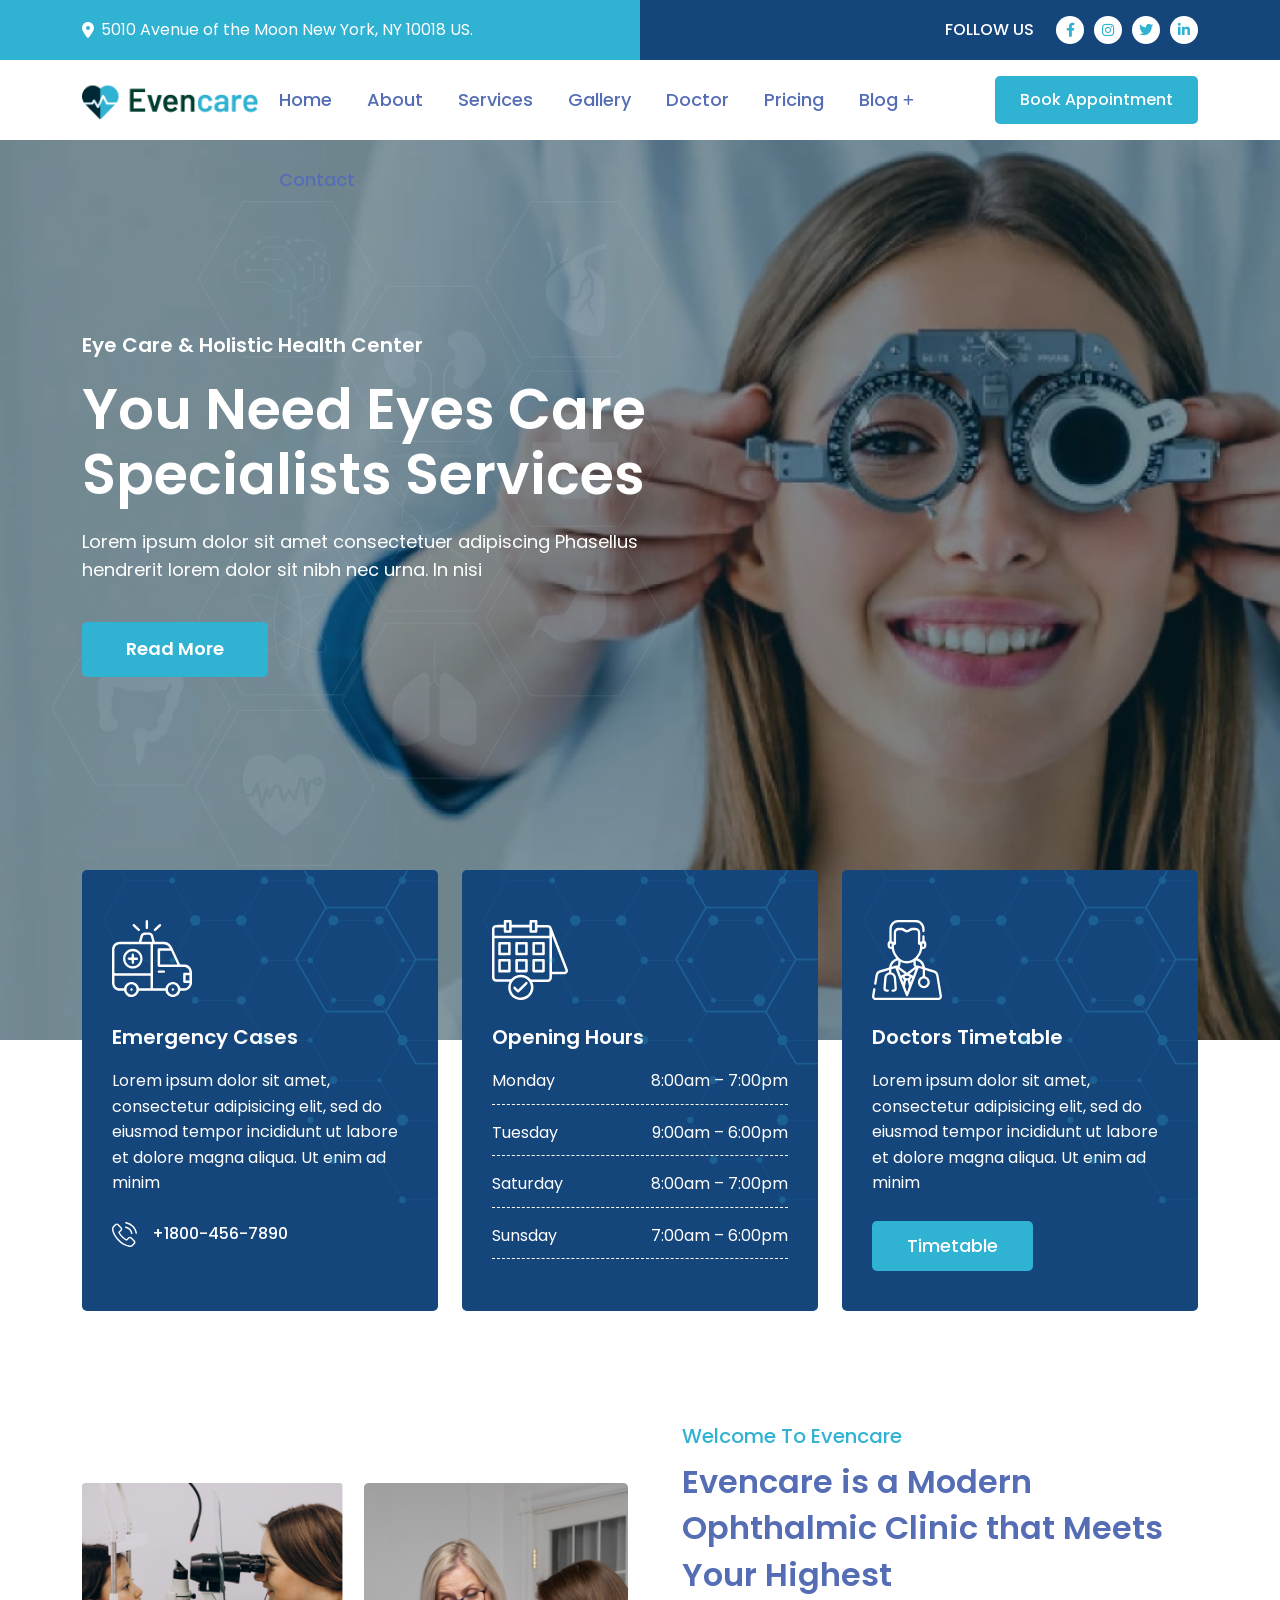
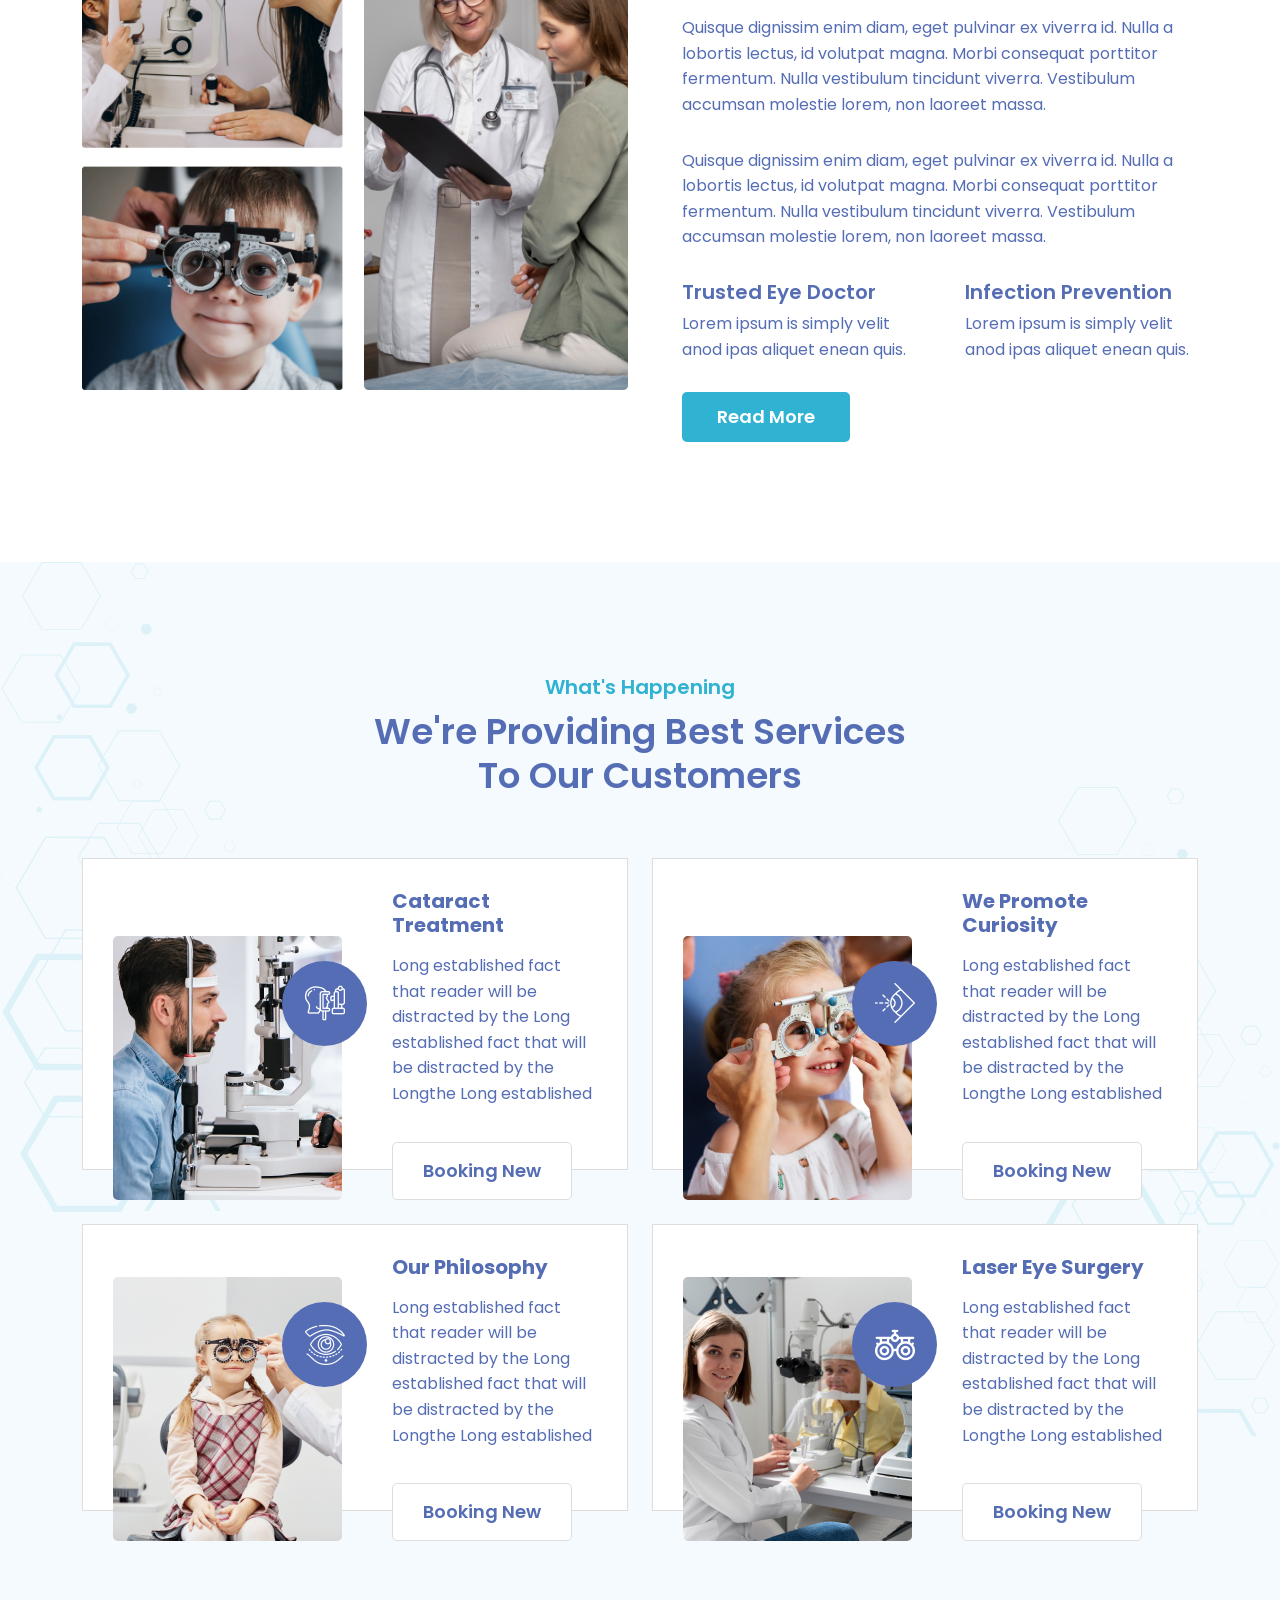
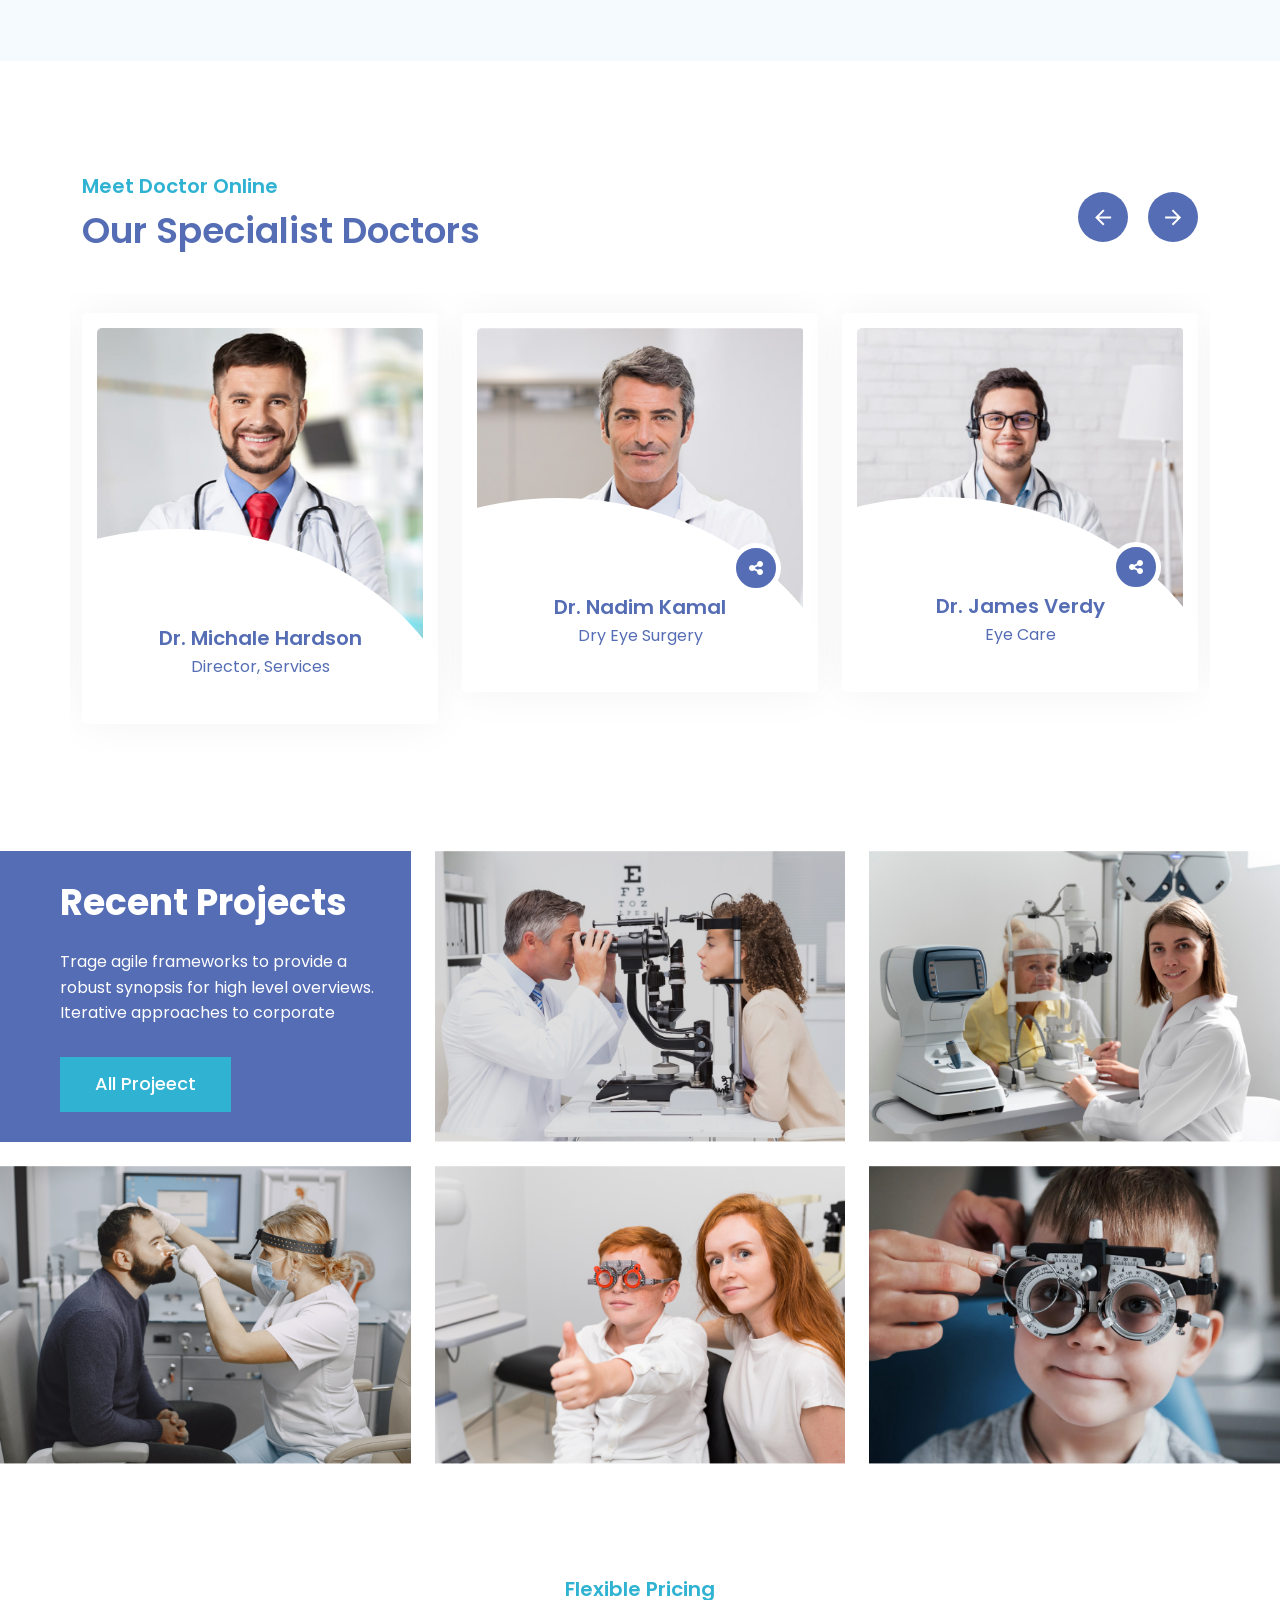
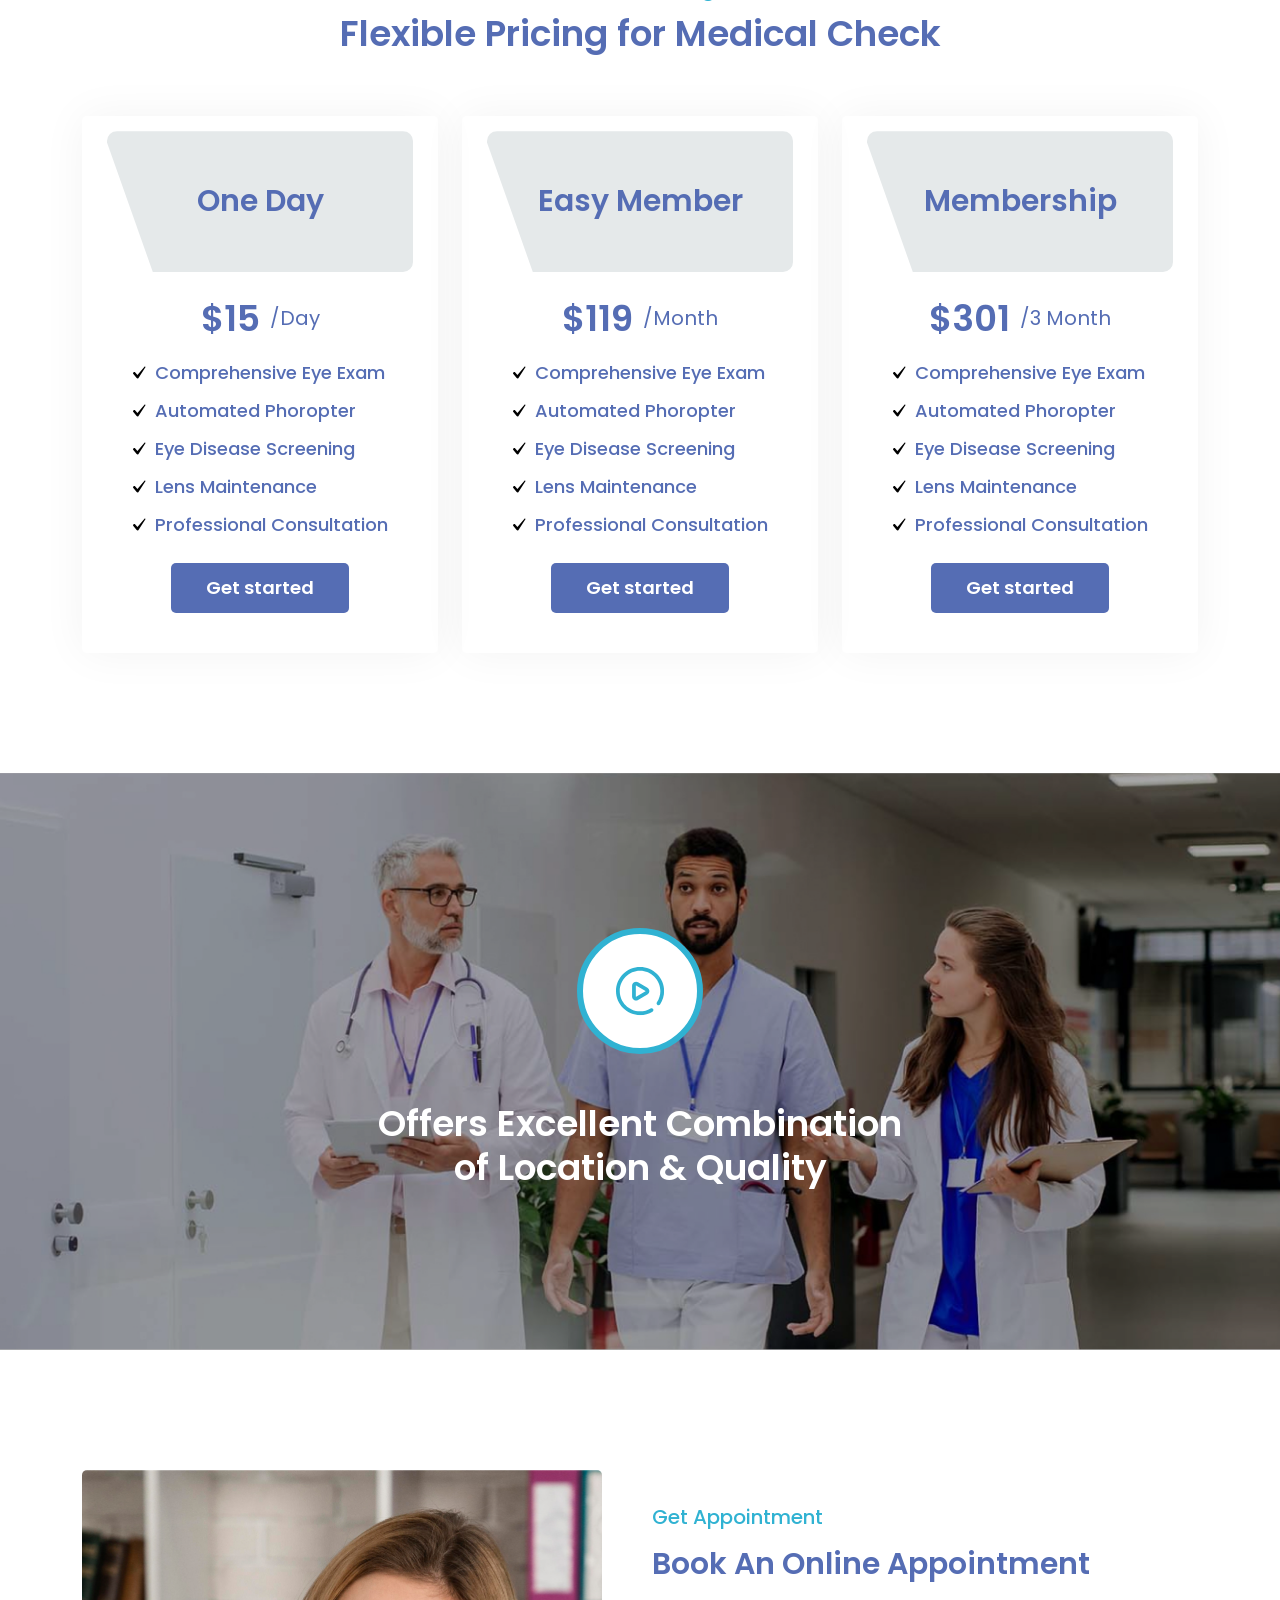
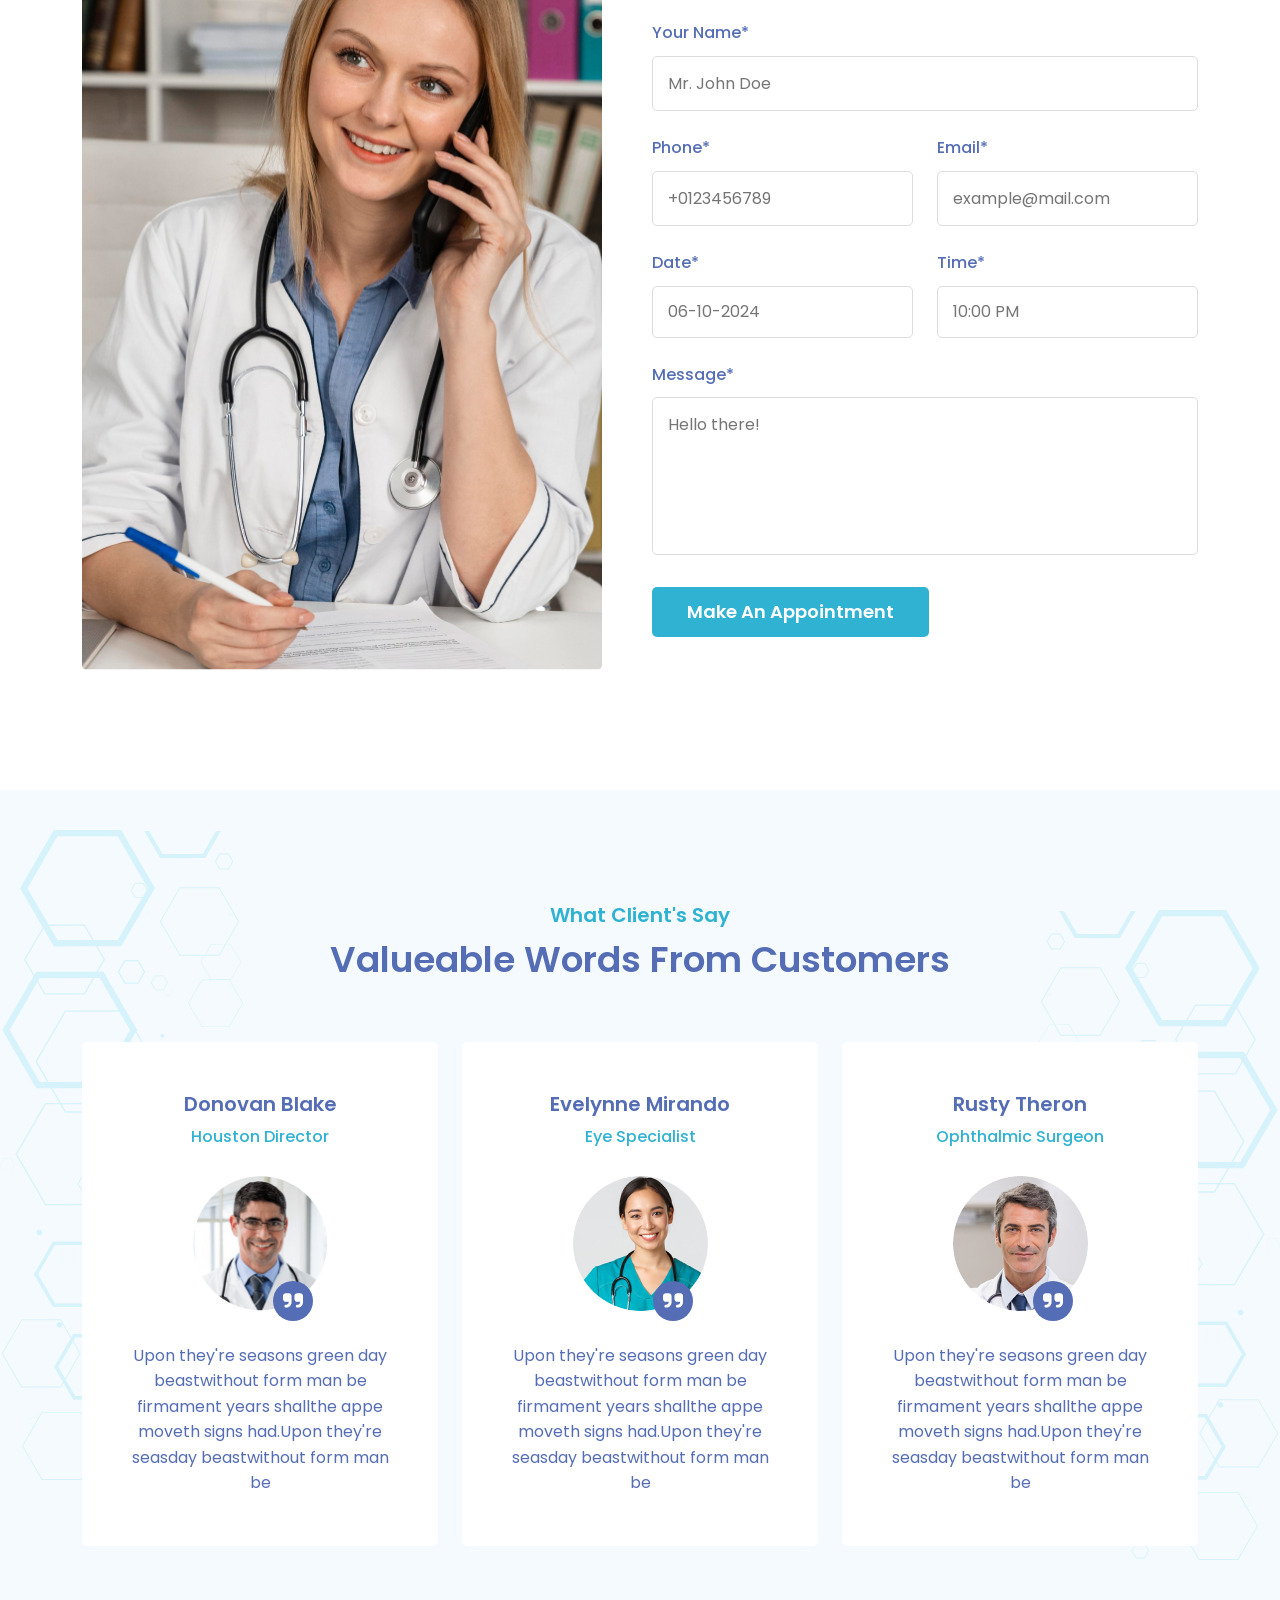
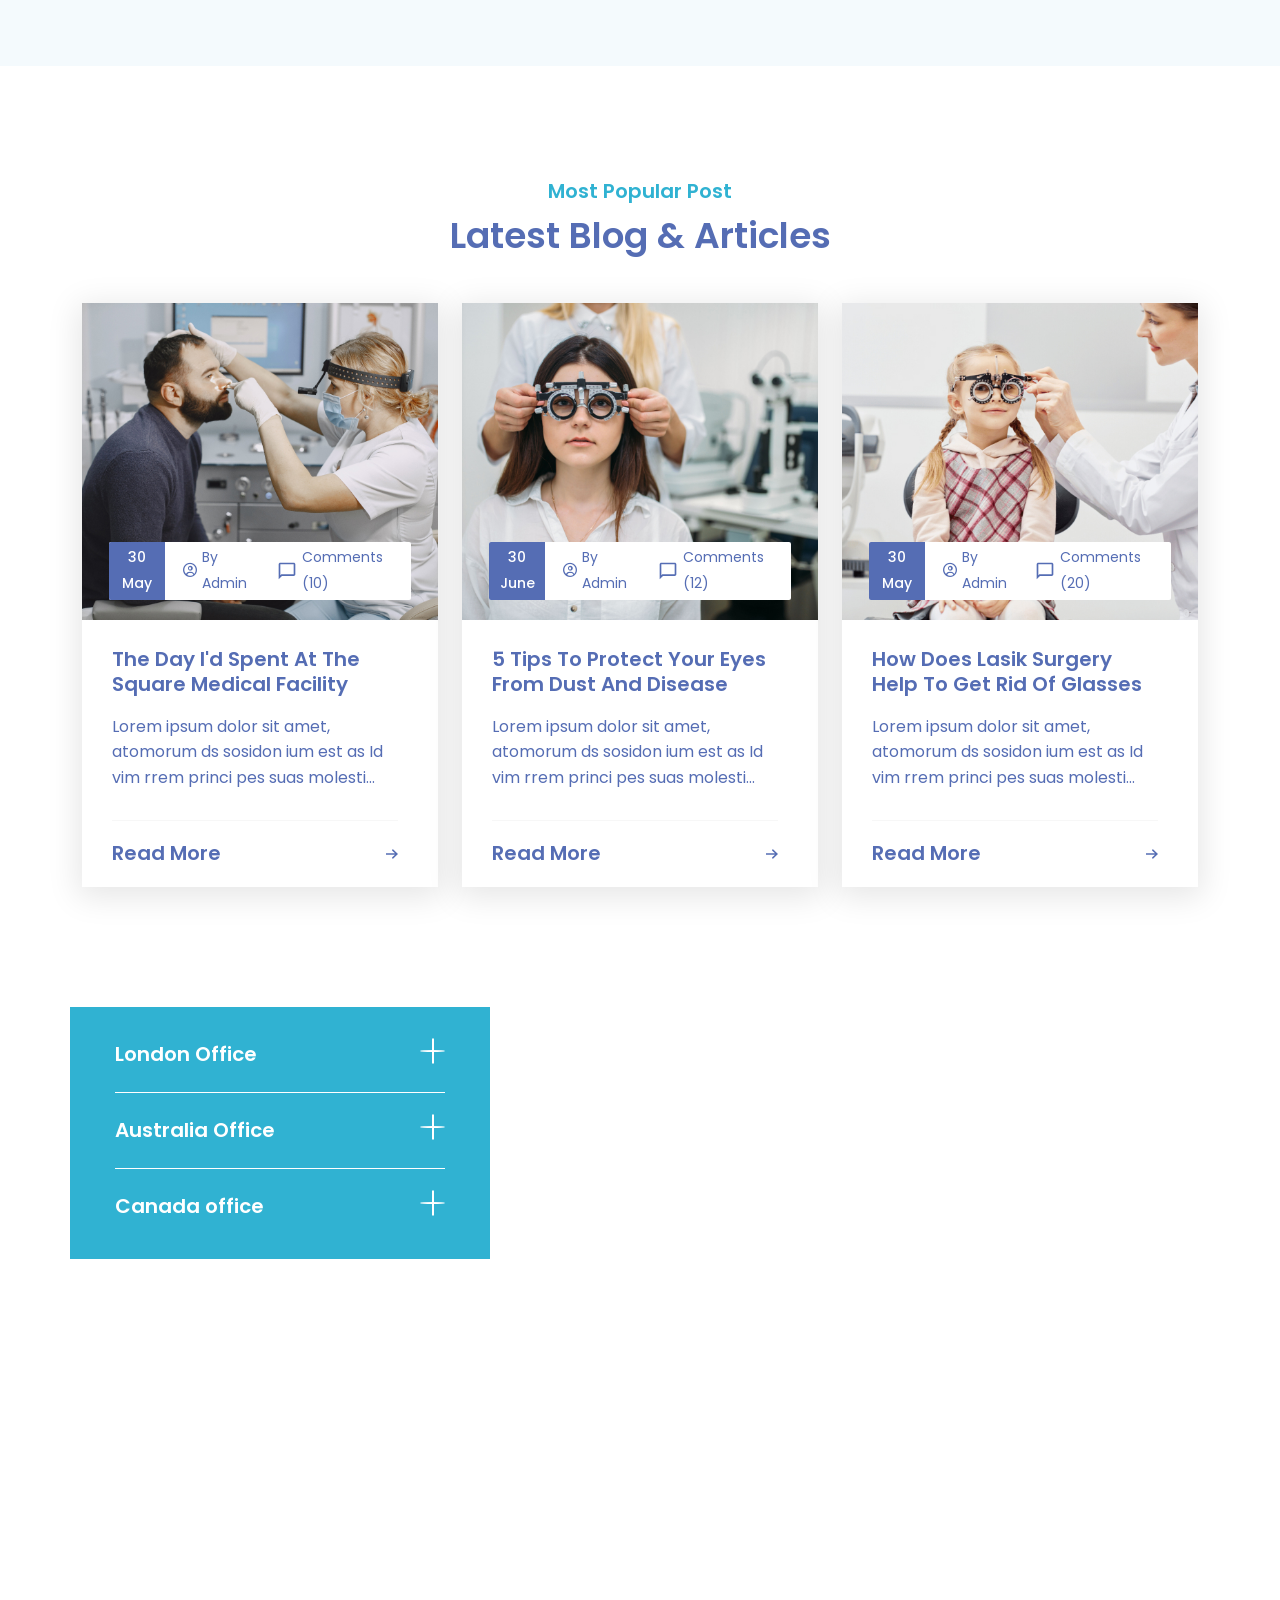
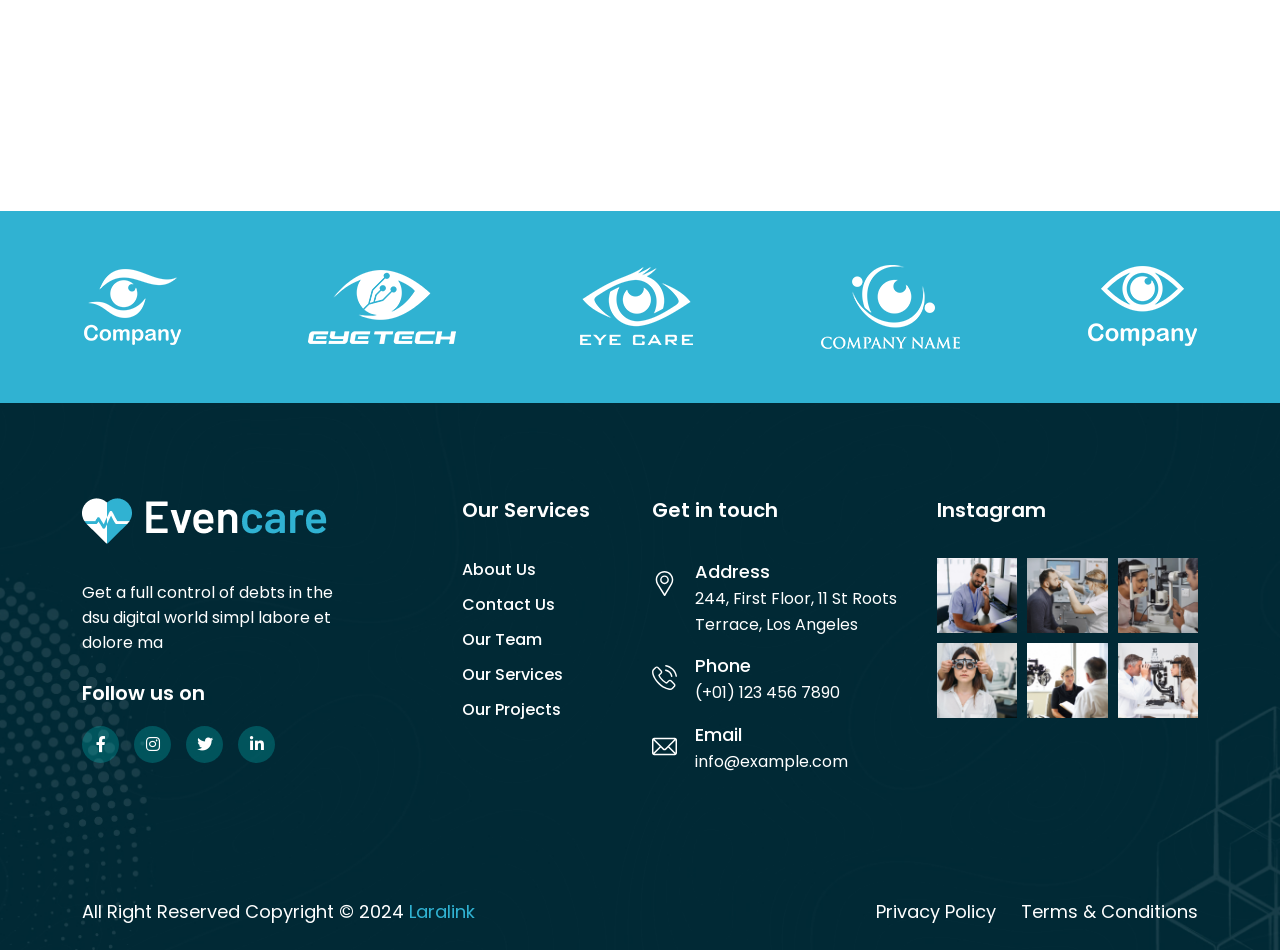
<file: home-v2.html>
<!DOCTYPE html>
<html class="no-js" lang="en">

<head>
  <!-- Meta Tags -->
  <meta charset="utf-8">
  <meta http-equiv="x-ua-compatible" content="ie=edge">
  <meta name="viewport" content="width=device-width, initial-scale=1">
  <meta name="author" content="Laralink">
  <!-- Favicon Icon -->
  <link rel="icon" href="assets/images/icons/favicon.png">
  <!-- Site Title -->
  <title>Evencare - Medical Landing Page HTML Template</title>
  <link rel="stylesheet" href="assets/css/bootstrap.min.css">
  <link rel="stylesheet" href="assets/css/fontawesome.min.css">
  <link rel="stylesheet" href="assets/css/animate.css">
  <link rel="stylesheet" href="assets/css/animated-text.css">
  <link rel="stylesheet" href="assets/css/slick.min.css">
  <link rel="stylesheet" href="assets/css/light_gallery.min.css">
  <link rel="stylesheet" href="assets/css/odometer.css">
  <link rel="stylesheet" href="assets/css/timepicker.min.css">
  <link rel="stylesheet" href="assets/css/jquery-ui.min.css">
  <link rel="stylesheet" href="assets/css/select2.min.css">
  <link rel="stylesheet" href="assets/css/style.css">
</head>

<body>
  <!-- Start Preloader -->
 <div class="cs_preloader cs_accent_color_v2">
  <div class="cs_preloader_in">
    <div class="cs_wave_first">
      <svg enable-background="new 0 0 300.08 300.08" viewBox="0 0 300.08 300.08" xmlns="http://www.w3.org/2000/svg"><g><path d="m293.26 184.14h-82.877l-12.692-76.138c-.546-3.287-3.396-5.701-6.718-5.701-.034 0-.061 0-.089 0-3.369.027-6.199 2.523-6.677 5.845l-12.507 87.602-14.874-148.69c-.355-3.43-3.205-6.056-6.643-6.138-.048 0-.096 0-.143 0-3.39 0-6.274 2.489-6.752 5.852l-19.621 137.368h-9.405l-12.221-42.782c-.866-3.028-3.812-5.149-6.8-4.944-3.13.109-5.777 2.332-6.431 5.395l-8.941 42.332h-73.049c-3.771 0-6.82 3.049-6.82 6.82 0 3.778 3.049 6.82 6.82 6.82h78.566c3.219 0 6.002-2.251 6.67-5.408l4.406-20.856 6.09 21.313c.839 2.939 3.526 4.951 6.568 4.951h20.46c3.396 0 6.274-2.489 6.752-5.845l12.508-87.596 14.874 148.683c.355 3.437 3.205 6.056 6.643 6.138h.143c3.39 0 6.274-2.489 6.752-5.845l14.227-99.599 6.397 38.362c.546 3.287 3.396 5.702 6.725 5.702h88.66c3.771 0 6.82-3.049 6.82-6.82-.001-3.772-3.05-6.821-6.821-6.821z"></path></g>
      </svg>
    </div>
    <div class="cs_wave_second">
      <svg enable-background="new 0 0 300.08 300.08" viewBox="0 0 300.08 300.08" xmlns="http://www.w3.org/2000/svg"><g><path d="m293.26 184.14h-82.877l-12.692-76.138c-.546-3.287-3.396-5.701-6.718-5.701-.034 0-.061 0-.089 0-3.369.027-6.199 2.523-6.677 5.845l-12.507 87.602-14.874-148.69c-.355-3.43-3.205-6.056-6.643-6.138-.048 0-.096 0-.143 0-3.39 0-6.274 2.489-6.752 5.852l-19.621 137.368h-9.405l-12.221-42.782c-.866-3.028-3.812-5.149-6.8-4.944-3.13.109-5.777 2.332-6.431 5.395l-8.941 42.332h-73.049c-3.771 0-6.82 3.049-6.82 6.82 0 3.778 3.049 6.82 6.82 6.82h78.566c3.219 0 6.002-2.251 6.67-5.408l4.406-20.856 6.09 21.313c.839 2.939 3.526 4.951 6.568 4.951h20.46c3.396 0 6.274-2.489 6.752-5.845l12.508-87.596 14.874 148.683c.355 3.437 3.205 6.056 6.643 6.138h.143c3.39 0 6.274-2.489 6.752-5.845l14.227-99.599 6.397 38.362c.546 3.287 3.396 5.702 6.725 5.702h88.66c3.771 0 6.82-3.049 6.82-6.82-.001-3.772-3.05-6.821-6.821-6.821z"></path></g>
      </svg>
    </div>
  </div>
 </div>
  <!-- End Preloader -->
  <!-- Start Header Section -->
  <header class="cs_site_header cs_style_1 cs_version_2 cs_sticky_header">
    <div class="cs_top_header cs_version_2">
      <div class="container">
        <div class="cs_top_header_in">
          <div class="cs_top_header_left">
            <div class="cs_top_nav cs_fs_16 cs_white_color">
              <i class="fa-solid fa-location-dot"></i>5010 Avenue of the Moon New York, NY 10018 US.
            </div>
          </div>
          <div class="cs_top_header_right">
            <h3 class="cs_fs_16 cs_medium cs_white_color text-uppercase mb-0">Follow Us</h3>
            <div class="cs_social_btns cs_style_1 cs_version_2">
              <a href="facebook.com" target="_blank"><i class="fa-brands fa-facebook-f"></i></a>
              <a href="https://www.instagram.com/" target="_blank"><i class="fa-brands fa-instagram"></i></a>
              <a href="https://twitter.com/" target="_blank"><i class="fa-brands fa-twitter"></i></a>
              <a href="https://www.linkedin.com/" target="_blank"><i class="fa-brands fa-linkedin-in"></i></a>
            </div>
          </div>
        </div>
      </div>
    </div>
    <div class="cs_main_header">
      <div class="container">
        <div class="cs_main_header_in">
          <div class="cs_main_header_left">
            <a class="cs_site_branding" href="index.html">
              <img src="assets/images/logo2.png" alt="Logo">
            </a>
            <div class="cs_nav cs_primary_font">
              <ul class="cs_nav_list cs_fs_18 cs_medium cs_version_2">
                <li><a href="#home">Home</a></li>
                <li><a href="#about">About</a></li>
                <li><a href="#services">Services</a></li>
                <li><a href="#gallery">Gallery</a></li>
                <li><a href="#doctors">Doctor</a></li>
                <li><a href="#pricing">Pricing</a></li>
                <li class="menu_item_has_children"><a href="#blog">Blog</a>
                  <ul>
                    <li><a href="blog-right-sidebar.html">Blog Right Sidebar</a></li>
                    <li><a href="blog-left-sidebar.html">Blog Left Sidebar</a></li>
                    <li><a href="blog-list.html">Blog List</a></li>
                    <li><a href="blog-grid.html">Blog Grid</a></li>
                    <li><a href="blog-details-right-sidebar.html">Blog Details Right Sidebar</a></li>
                    <li><a href="blog-details-left-sidebar.html">Blog Details Left Sidebar</a></li>
                    <li><a href="blog-details-no-sidebar.html">Blog Details No Sidebar</a></li>
                  </ul>
                </li>
                <li><a href="#contact">Contact</a></li>
              </ul>
            </div>
          </div>
          <div class="cs_main_header_right">
            <a href="#appointment" class="cs_btn cs_style_1 cs_accent_bg_v2 cs_medium cs_white_color cs_size_md">Book Appointment</a>
          </div>
        </div>
      </div>
    </div>
  </header>
  <!-- End Header Section -->
  <!-- Start Hero Section -->
  <section class="cs_hero cs_style_2 cs_bg_filed cs_primary_bg position-relative" id="home"
    data-src="assets/images/hero_bg_1.jpeg">
    <div class="cs_hero_overlay"></div>
    <div class="container">
      <div class="cs_hero_text">
        <h3 class="cs_hero_title_mini cs_fs_24 cs_semibold cs_white_color">Eye Care & Holistic Health Center</h3>
        <h1 class="cs_hero_title cs_fs_65 cs_semibold cs_white_color wow fadeInDown">You Need Eyes Care Specialists  Services</h1>
        <p class="cs_hero_subtitle cs_fs_18 cs_white_color">Lorem ipsum dolor sit amet consectetuer adipiscing Phasellus hendrerit lorem dolor sit nibh nec urna. In nisi</p>
        <a href="doctor-details.html"
          class="cs_btn cs_style_1 cs_fs_18 cs_semibold cs_accent_bg_v2 cs_white_color">Read More</a>
      </div>
      <div class="cs_hero_shape1 position-absolute">
        <img src="assets/images/hero_shape_1.png" alt="Hero Shape">
      </div>
    </div>
  </section>
  <!-- End Hero Section -->
  <!-- Start Featured Section -->
  <div class="container">
    <div class="cs_featured_list">
      <div class="cs_iconbox cs_style_3 cs_radius_5 position-relative">
        <div class="cs_iconbox_shape position-absolute">
          <img src="assets/images/iconbox_bg.png" alt="Shape Image">
        </div>
        <div class="cs_iconbox_icon">
          <img src="assets/images/icons/feature_icon_1.svg" alt="Icon">
        </div>
        <h3 class="cs_iconbox_title cs_fs_24 cs_semibold cs_white_color">Emergency Cases</h3>
        <p class="cs_iconbox_subtitle cs_white_color">Lorem ipsum dolor sit amet, consectetur adipisicing elit, sed do eiusmod tempor incididunt ut labore et dolore magna aliqua. Ut enim ad minim</p>
        <div class="cs_call_btn">
          <div class="cs_call_icon">
            <img src="assets/images/icons/phone_icon.svg" alt="Icon">
          </div>
          <div class="cs_call_text cs_fs_16 cs_medium cs_white_color">+1800-456-7890</div>
        </div>
      </div>
      <div class="cs_iconbox cs_style_3 cs_radius_5 position-relative">
        <div class="cs_iconbox_shape position-absolute">
          <img src="assets/images/iconbox_bg.png" alt="Shape Image">
        </div>
        <div class="cs_iconbox_icon">
          <img src="assets/images/icons/feature_icon_2.svg" alt="Icon">
        </div>
        <h3 class="cs_iconbox_title cs_fs_24 cs_semibold cs_white_color">Opening Hours</h3>
        <ul class="cs_shedule_list cs_white_color cs_mp0">
          <li>
            <div>Monday</div>
            <div>8:00am – 7:00pm </div>
          </li>
          <li>
            <div>Tuesday</div>
            <div>9:00am – 6:00pm </div>
          </li>
          <li>
            <div>Saturday</div>
            <div>8:00am – 7:00pm </div>
          </li>
          <li>
            <div>Sunsday</div>
            <div>7:00am – 6:00pm </div>
          </li>
        </ul>
      </div>
      <div class="cs_iconbox cs_style_3 cs_radius_5 position-relative">
        <div class="cs_iconbox_shape position-absolute">
          <img src="assets/images/iconbox_bg.png" alt="Shape Image">
        </div>
        <div class="cs_iconbox_icon">
          <img src="assets/images/icons/feature_icon_3.svg" alt="Icon">
        </div>
        <h3 class="cs_iconbox_title cs_fs_24 cs_semibold cs_white_color">Doctors Timetable</h3>
        <p class="cs_iconbox_subtitle cs_white_color">Lorem ipsum dolor sit amet, consectetur adipisicing elit, sed do eiusmod tempor incididunt ut labore et dolore magna aliqua. Ut enim ad minim</p>
        <a href="doctor-details.html"
          class="cs_btn cs_style_1 cs_accent_bg_v2 cs_white_color cs_fs_18 cs_medium cs_size_md">Timetable</a>
      </div>
    </div>
  </div>
  <!-- End Featured Section -->
  <!-- Start About Section -->
  <section class="cs_about cs_style_1" id="about">
    <div class="cs_height_120 cs_height_lg_80"></div>
    <div class="container">
      <div class="row cs_gap_y_40 align-items-center">
        <div class="col-lg-6">
          <div class="cs_about_thumb wow fadeInLeft">
            <img src="assets/images/about_left_2.png" alt="About Thumb">
          </div>
        </div>
        <div class="col-lg-6">
          <div class="cs_pl_30">
            <div class="cs_section_heading cs_style_1">
              <h3 class="cs_section_title_up cs_accent_color_v2 cs_medium cs_fs_20">Welcome to Evencare</h3>
              <h2 class="cs_section_title cs_semibold cs_fs_40 mb-0">Evencare is a Modern Ophthalmic Clinic that Meets Your Highest</h2>
            </div>
            <div class="cs_height_17 cs_height_lg_10"></div>
            <p class="cs_about_text cs_type_2">Quisque dignissim enim diam, eget pulvinar ex viverra id. Nulla a lobortis lectus, id volutpat magna. Morbi consequat porttitor fermentum. Nulla vestibulum tincidunt viverra. Vestibulum accumsan molestie lorem, non laoreet massa.</p>
            <p class="cs_about_text cs_type_2">Quisque dignissim enim diam, eget pulvinar ex viverra id. Nulla a lobortis lectus, id volutpat magna. Morbi consequat porttitor fermentum. Nulla vestibulum tincidunt viverra. Vestibulum accumsan molestie lorem, non laoreet massa.</p>
            <ul class="cs_list cs_style_4 cs_mp0">
              <li>
                <h3 class="cs_list_title cs_fs_24 cs_semibold">Trusted Eye Doctor</h3>
                <p class="cs_list_subtitle mb-0">Lorem ipsum is simply velit anod ipas aliquet enean quis.</p>
              </li>
              <li>
                <h3 class="cs_list_title cs_fs_24 cs_semibold">Infection Prevention</h3>
                <p class="cs_list_subtitle mb-0">Lorem ipsum is simply velit anod ipas aliquet enean quis.</p>
              </li>
            </ul>
            <a href="../blog-details-right-sidebar.html" class="cs_btn cs_style_1 cs_accent_bg_v2 cs_fs_18 cs_semibold cs_white_color cs_size_md">Read More</a>
          </div>
        </div>
      </div>
    </div>
    <div class="cs_height_120 cs_height_lg_80"></div>
  </section>
  <!-- End About Section -->
  <!-- Start Service Section -->
  <section class="cs_accent_v2_light position-relative" id="services">
    <div class="cs_height_120 cs_height_lg_80"></div>
    <div class="container">
      <div class="cs_section_heading cs_style_1 text-center">
        <h3 class="cs_section_title_up cs_fs_24 cs_accent_color_v2 cs_semibold">What's Happening</h3>
        <h2 class="cs_section_title cs_semibold cs_fs_45 mb-0">We're Providing Best Services <br> To Our Customers</h2>
      </div>
      <div class="cs_height_60 cs_height_lg_40"></div>
      <div class="row cs_gap_y_54">
        <div class="col-xl-6">
          <div class="cs_card cs_style_2 cs_white_bg">
            <div class="cs_card_thumb cs_radius_5 position-relative">
              <img src="assets/images/service_1.jpeg" alt="Service Thumb">
              <div class="cs_card_icon cs_primary_bg cs_center cs_radius_50">
                <img src="assets/images/icons/eye_icon.png" alt="Eye Icon">
              </div>
            </div>
            <div class="cs_card_info">
              <h3 class="cs_card_title cs_fs_26">Cataract Treatment</h3>
              <p class="cs_card_subtitle">Long established fact that reader will be distracted by the Long established fact that will be distracted by the Longthe Long established</p>
              <a href="#appointment" class="cs_card_btn cs_radius_5 cs_fs_18 cs_semibold cs_primary_color cs_white_bg">Booking New</a>
            </div>
          </div>
        </div>
        <div class="col-xl-6">
          <div class="cs_card cs_style_2 cs_white_bg">
            <div class="cs_card_thumb cs_radius_5 position-relative">
              <img src="assets/images/service_2.jpeg" alt="Service Thumb">
              <div class="cs_card_icon cs_primary_bg cs_center cs_radius_50">
                <img src="assets/images/icons/eye_icon_2.png" alt="Eye Icon">
              </div>
            </div>
            <div class="cs_card_info">
              <h3 class="cs_card_title cs_fs_26">We Promote Curiosity</h3>
              <p class="cs_card_subtitle">Long established fact that reader will be distracted by the Long established fact that will be distracted by the Longthe Long established</p>
              <a href="#appointment"
                class="cs_card_btn cs_radius_5 cs_fs_18 cs_semibold cs_primary_color cs_white_bg">Booking New</a>
            </div>
          </div>
        </div>
        <div class="col-xl-6">
          <div class="cs_card cs_style_2 cs_white_bg">
            <div class="cs_card_thumb cs_radius_5 position-relative">
              <img src="assets/images/service_3.jpeg" alt="Service Thumb">
              <div class="cs_card_icon cs_primary_bg cs_center cs_radius_50">
                <img src="assets/images/icons/eye_icon_3.png" alt="Eye Icon">
              </div>
            </div>
            <div class="cs_card_info">
              <h3 class="cs_card_title cs_fs_26">Our Philosophy</h3>
              <p class="cs_card_subtitle">Long established fact that reader will be distracted by the Long established fact that will be distracted by the Longthe Long established</p>
              <a href="#appointment"
                class="cs_card_btn cs_radius_5 cs_fs_18 cs_semibold cs_primary_color cs_white_bg">Booking New</a>
            </div>
          </div>
        </div>
        <div class="col-xl-6">
          <div class="cs_card cs_style_2 cs_white_bg">
            <div class="cs_card_thumb cs_radius_5 position-relative">
              <img src="assets/images/service_4.jpeg" alt="Service Thumb">
              <div class="cs_card_icon cs_primary_bg cs_center cs_radius_50">
                <img src="assets/images/icons/eye_icon_4.png" alt="Eye Icon">
              </div>
            </div>
            <div class="cs_card_info">
              <h3 class="cs_card_title cs_fs_26">Laser Eye Surgery</h3>
              <p class="cs_card_subtitle">Long established fact that reader will be distracted by the Long established fact that will be distracted by the Longthe Long established</p>
              <a href="#appointment"
                class="cs_card_btn cs_radius_5 cs_fs_18 cs_semibold cs_primary_color cs_white_bg">Booking New</a>
            </div>
          </div>
        </div>
      </div>
    </div>
    <div class="cs_service_shape1 position-absolute">
      <img src="assets/images/service_shape1.svg" alt="Shape Image">
    </div>
    <div class="cs_service_shape2 position-absolute">
      <img src="assets/images/service_shape1.svg" alt="Shape Image">
    </div>
    <div class="cs_height_150 cs_height_lg_80"></div>
  </section>
  <!-- End Service Section -->
  <!-- Start Doctor Section -->
  <section class="cs_slider cs_style_1" id="doctors">
    <div class="cs_height_120 cs_height_lg_80"></div>
    <div class="container">
      <div class="cs_slider_heading d-flex align-items-center justify-content-between">
        <div class="cs_section_heading cs_style_1">
          <h3 class="cs_section_title_up cs_semibold cs_fs_24 cs_accent_color_v2">Meet Doctor Online</h3>
          <h2 class="cs_section_title cs_semibold cs_fs_45 mb-0">Our Specialist Doctors</h2>
        </div>
        <div class="cs_slider_arrows cs_style_1 cs_hide_mobile wow fadeInUp">
          <div class="cs_left_arrow cs_slider_arrow cs_primary_bg cs_white_color cs_center slick-arrow">
            <img src="assets/images/icons/arrow_left.svg" alt="Arrow Icon">
          </div>
          <div class="cs_right_arrow cs_slider_arrow cs_primary_bg cs_white_color cs_center slick-arrow">
            <img src="assets/images/icons/arrow_right.svg" alt="Arrow Icon">
          </div>
        </div>
      </div>
      <div class="cs_height_40 cs_height_lg_20"></div>
      <div class="cs_slider_container" data-autoplay="0" data-loop="1" data-speed="600" data-center="0"
        data-slides-per-view="responsive" data-xxs-slides="1" data-xs-slides="1" data-sm-slides="2" data-md-slides="2" data-lg-slides="3" data-add-slides="3">
        <div class="cs_slider_wrapper">
          <div class="slick_slide_in">
            <div class="cs_doctor cs_style_1 cs_white_bg cs_radius_5 cs_shadow">
              <div class="cs_doctor_thumb position-relative">
                <img src="assets/images/doctor_4.jpeg" alt="Doctor Thumb">
                <div class="cs_social_btns cs_style_2 cs_white_bg">
                 <a href="facebook.com" target="_blank"><i class="fa-brands fa-facebook-f"></i></a>
                  <a href="https://www.instagram.com/" target="_blank"><i class="fa-brands fa-instagram"></i></a>
                  <a href="https://twitter.com/" target="_blank"><i class="fa-brands fa-twitter"></i></a>
                  <a href="https://www.linkedin.com/" target="_blank"><i class="fa-brands fa-linkedin-in"></i></a>
                </div>
              </div>
              <div class="cs_doctor_info cs_type_2 text-center">
                <h3 class="cs_doctor_title cs_fs_24 cs_semibold">
                  <a href="doctor-details.html">Dr. Michale Hardson</a>
                </h3>
                <p class="cs_doctor_subtitle mb-0">Director, Services</p>
              </div>
            </div>
          </div>
          <div class="slick_slide_in">
            <div class="cs_doctor cs_style_1 cs_white_bg cs_radius_5 cs_shadow">
              <div class="cs_doctor_thumb position-relative">
                <img src="assets/images/doctor_5.jpeg" alt="Doctor Thumb">
                <div class="cs_social_btns cs_style_2 cs_white_bg">
                 <a href="facebook.com" target="_blank"><i class="fa-brands fa-facebook-f"></i></a>
                  <a href="https://www.instagram.com/" target="_blank"><i class="fa-brands fa-instagram"></i></a>
                  <a href="https://twitter.com/" target="_blank"><i class="fa-brands fa-twitter"></i></a>
                  <a href="https://www.linkedin.com/" target="_blank"><i class="fa-brands fa-linkedin-in"></i></a>
                  <a class="cs_center share_btn"><i class="fa-solid fa-share-nodes"></i></a>
                </div>
              </div>
              <div class="cs_doctor_info cs_type_2 text-center">
                <h3 class="cs_doctor_title cs_fs_24 cs_semibold">
                  <a href="doctor-details.html">Dr. Nadim Kamal</a>
                </h3>
                <p class="cs_doctor_subtitle mb-0">Dry Eye Surgery</p>
              </div>
            </div>
          </div>
          <div class="slick_slide_in">
            <div class="cs_doctor cs_style_1 cs_white_bg cs_radius_5 cs_shadow">
              <div class="cs_doctor_thumb position-relative">
                <img src="assets/images/doctor_6.jpeg" alt="Doctor Thumb">
                <div class="cs_social_btns cs_style_2 cs_white_bg">
                 <a href="facebook.com" target="_blank"><i class="fa-brands fa-facebook-f"></i></a>
                  <a href="https://www.instagram.com/" target="_blank"><i class="fa-brands fa-instagram"></i></a>
                  <a href="https://twitter.com/" target="_blank"><i class="fa-brands fa-twitter"></i></a>
                  <a href="https://www.linkedin.com/" target="_blank"><i class="fa-brands fa-linkedin-in"></i></a>
                  <a class="cs_center share_btn"><i class="fa-solid fa-share-nodes"></i></a>
                </div>
              </div>
              <div class="cs_doctor_info cs_type_2 text-center">
                <h3 class="cs_doctor_title cs_fs_24 cs_semibold">
                  <a href="doctor-details.html">Dr. James Verdy</a>
                </h3>
                <p class="cs_doctor_subtitle mb-0">Eye Care</p>
              </div>
            </div>
          </div>
          <div class="slick_slide_in">
            <div class="cs_doctor cs_style_1 cs_white_bg cs_radius_5 cs_shadow">
              <div class="cs_doctor_thumb position-relative">
                <img src="assets/images/doctor_1.jpeg" alt="Doctor Thumb">
                <div class="cs_social_btns cs_style_2 cs_white_bg">
                  <a href="facebook.com" target="_blank"><i class="fa-brands fa-facebook-f"></i></a>
                  <a href="https://www.instagram.com/" target="_blank"><i class="fa-brands fa-instagram"></i></a>
                  <a href="https://twitter.com/" target="_blank"><i class="fa-brands fa-twitter"></i></a>
                  <a href="https://www.linkedin.com/" target="_blank"><i class="fa-brands fa-linkedin-in"></i></a>
                  <a class="cs_center share_btn"><i class="fa-solid fa-share-nodes"></i></a>
                </div>
              </div>
              <div class="cs_doctor_info cs_type_2 text-center">
                <h3 class="cs_doctor_title cs_fs_24 cs_semibold">
                  <a href="doctor-details.html">Dr. Marvin McKinney</a>
                </h3>
                <p class="cs_doctor_subtitle mb-0">Heart Speceilis</p>
              </div>
            </div>
          </div>
        </div>
        <div class="cs_height_lg_10"></div>
        <div class="cs_slider_arrows cs_style_1 cs_hide_desktop mt-0">
          <div class="cs_left_arrow cs_slider_arrow cs_primary_bg cs_white_color cs_center slick-arrow">
            <img src="assets/images/icons/arrow_left.svg" alt="Arrow Icon">
          </div>
          <div class="cs_right_arrow cs_slider_arrow cs_primary_bg cs_white_color cs_center slick-arrow">
            <img src="assets/images/icons/arrow_right.svg" alt="Arrow Icon">
          </div>
        </div>
      </div>
    </div>
    <div class="cs_height_100 cs_height_lg_80"></div>
  </section>
  <!-- End Doctor Section -->
  <!-- Start Project Section -->
  <div class="cs_project_grid" id="gallery">
    <div class="cs_project cs_style_1 cs_primary_bg">
      <div class="cs_project_desc">
        <h2 class="cs_project_title cs_fs_45 cs_bold cs_white_color">Recent Projects</h2>
        <p class="cs_project_subtitle cs_white_color">Trage agile frameworks to provide a robust synopsis for high level overviews. Iterative approaches to corporate</p>
        <a href="projects.html" class="cs_btn cs_style_1 cs_accent_bg_v2 cs_fs_18 cs_medium cs_white_color">All Projeect</a>
      </div>
    </div>
    <a href="project-details.html" class="cs_project cs_style_1">
      <img src="assets/images/project_1.jpeg" alt="Project Image">
      <div class="cs_project_info cs_accent_bg_v2">
        <h3 class="cs_project_info_title cs_fs_24 cs_semibold cs_white_color">Medical Healthcare</h3>
        <p class="cs_project_info_subtitle cs_white_color mb-0">Eye Surgery</p>
      </div>
      <div class="cs_project_icon cs_center"><i class="fa-solid fa-up-right-from-square"></i></div>
    </a>
    <a href="project-details.html" class="cs_project cs_style_1">
      <img src="assets/images/project_2.jpeg" alt="Project Image">
      <div class="cs_project_info cs_accent_bg_v2">
        <h3 class="cs_project_info_title cs_fs_24 cs_semibold cs_white_color">Medical Healthcare</h3>
        <p class="cs_project_info_subtitle cs_white_color mb-0">Eye Surgery</p>
      </div>
      <div class="cs_project_icon cs_center"><i class="fa-solid fa-up-right-from-square"></i></div>
    </a>
    <a href="project-details.html" class="cs_project cs_style_1">
      <img src="assets/images/project_3.jpeg" alt="Project Image">
      <div class="cs_project_info cs_accent_bg_v2">
        <h3 class="cs_project_info_title cs_fs_24 cs_semibold cs_white_color">Medical Healthcare</h3>
        <p class="cs_project_info_subtitle cs_white_color mb-0">Eye Surgery</p>
      </div>
      <div class="cs_project_icon cs_center"><i class="fa-solid fa-up-right-from-square"></i></div>
    </a>
    <a href="project-details.html" class="cs_project cs_style_1">
      <img src="assets/images/project_4.jpeg" alt="Project Image">
      <div class="cs_project_info cs_accent_bg_v2">
        <h3 class="cs_project_info_title cs_fs_24 cs_semibold cs_white_color">Medical Healthcare</h3>
        <p class="cs_project_info_subtitle cs_white_color mb-0">Eye Surgery</p>
      </div>
      <div class="cs_project_icon cs_center"><i class="fa-solid fa-up-right-from-square"></i></div>
    </a>
    <a href="project-details.html" class="cs_project cs_style_1">
      <img src="assets/images/project_5.jpeg" alt="Project Image">
      <div class="cs_project_info cs_accent_bg_v2">
        <h3 class="cs_project_info_title cs_fs_24 cs_semibold cs_white_color">Medical Healthcare</h3>
        <p class="cs_project_info_subtitle cs_white_color mb-0">Eye Surgery</p>
      </div>
      <div class="cs_project_icon cs_center"><i class="fa-solid fa-up-right-from-square"></i></div>
    </a>
  </div>
  <!-- End Project Section -->
  <!-- Start Pricing Section -->
  <section class="cs_slider cs_style_1" id="pricing">
    <div class="cs_height_120 cs_height_lg_80"></div>
    <div class="container">
      <div class="cs_section_heading cs_style_1 text-center">
        <h3 class="cs_section_title_up cs_semibold cs_fs_24 cs_accent_color_v2">Flexible Pricing</h3>
        <h2 class="cs_section_title cs_semibold cs_fs_45 mb-0">Flexible Pricing for Medical Check</h2>
      </div>
      <div class="cs_height_60 cs_height_lg_40"></div>
      <div class="row cs_gap_y_30">
        <div class="col-lg-4">
          <div class="cs_pricing_table cs_style_2 cs_radius_5">
            <div class="cs_pricing_headline">
              <h2 class="cs_fs_35 cs_semibold cs_center mb-0">One Day</h2>
            </div>
            <div class="cs_pricing_info">
              <h2 class="cs_price cs_fs_45 cs_semibold">$15 <small>/Day</small></h2>
            </div>
            <ul class="cs_pricing_feature cs_mp0 cs_fs_18 cs_medium">
              <li>
                <img src="assets/images/icons/check_icon.svg" alt="Icon">
                <span>Comprehensive Eye Exam</span>
              </li>
              <li>
                <img src="assets/images/icons/check_icon.svg" alt="Icon">
                <span>Automated Phoropter</span>
              </li>
              <li>
                <img src="assets/images/icons/check_icon.svg" alt="Icon">
                <span>Eye Disease Screening</span>
              </li>
              <li>
                <img src="assets/images/icons/check_icon.svg" alt="Icon">
                <span>Lens Maintenance</span>
              </li>
              <li>
                <img src="assets/images/icons/check_icon.svg" alt="Icon">
                <span>Professional Consultation</span>
              </li>
            </ul>
            <div class="cs_pricing_btn_wrap">
              <a href="#appointment" class="cs_btn cs_style_1 cs_primary_bg cs_fs_18 cs_semibold cs_white_color cs_size_md">Get started</a>
            </div>
          </div>
        </div>
        <div class="col-lg-4">
          <div class="cs_pricing_table cs_style_2 cs_radius_5">
            <div class="cs_pricing_headline">
              <h2 class="cs_fs_35 cs_semibold cs_center mb-0">Easy Member</h2>
            </div>
            <div class="cs_pricing_info">
              <h2 class="cs_price cs_fs_45 cs_semibold">$119 <small>/Month</small></h2>
            </div>
            <ul class="cs_pricing_feature cs_mp0 cs_fs_18 cs_medium">
              <li>
                <img src="assets/images/icons/check_icon.svg" alt="Icon">
                <span>Comprehensive Eye Exam</span>
              </li>
              <li>
                <img src="assets/images/icons/check_icon.svg" alt="Icon">
                <span>Automated Phoropter</span>
              </li>
              <li>
                <img src="assets/images/icons/check_icon.svg" alt="Icon">
                <span>Eye Disease Screening</span>
              </li>
              <li>
                <img src="assets/images/icons/check_icon.svg" alt="Icon">
                <span>Lens Maintenance</span>
              </li>
              <li>
                <img src="assets/images/icons/check_icon.svg" alt="Icon">
                <span>Professional Consultation</span>
              </li>
            </ul>
            <div class="cs_pricing_btn_wrap">
              <a href="#appointment" class="cs_btn cs_style_1 cs_primary_bg cs_fs_18 cs_semibold cs_white_color cs_size_md">Get started</a>
            </div>
          </div>
        </div>
        <div class="col-lg-4">
          <div class="cs_pricing_table cs_style_2 cs_radius_5">
            <div class="cs_pricing_headline">
              <h2 class="cs_fs_35 cs_semibold cs_center mb-0">Membership</h2>
            </div>
            <div class="cs_pricing_info">
              <h2 class="cs_price cs_fs_45 cs_semibold">$301 <small>/3 Month</small></h2>
            </div>
            <ul class="cs_pricing_feature cs_mp0 cs_fs_18 cs_medium">
              <li>
                <img src="assets/images/icons/check_icon.svg" alt="Icon">
                <span>Comprehensive Eye Exam</span>
              </li>
              <li>
                <img src="assets/images/icons/check_icon.svg" alt="Icon">
                <span>Automated Phoropter</span>
              </li>
              <li>
                <img src="assets/images/icons/check_icon.svg" alt="Icon">
                <span>Eye Disease Screening</span>
              </li>
              <li>
                <img src="assets/images/icons/check_icon.svg" alt="Icon">
                <span>Lens Maintenance</span>
              </li>
              <li>
                <img src="assets/images/icons/check_icon.svg" alt="Icon">
                <span>Professional Consultation</span>
              </li>
            </ul>
            <div class="cs_pricing_btn_wrap">
              <a href="#appointment" class="cs_btn cs_style_1 cs_primary_bg cs_fs_18 cs_semibold cs_white_color cs_size_md">Get started</a>
            </div>
          </div>
        </div>
      </div>
    </div>
    <div class="cs_height_120 cs_height_lg_80"></div>
  </section>
  <!-- End Pricing Section -->
  <!-- Start Video Block Section -->
  <section class="cs_video_block cs_style_1 cs_primary_bg cs_bg_filed position-relative"
    data-src="assets/images/video_block_bg_2.jpeg">
    <div class="cs_video_block_overlay"></div>
    <div class="cs_height_155 cs_height_lg_80"></div>
    <div class="container position-relative">
      <a href="https://www.youtube.com/embed/2MEy18SPIDM"
        class="cs_player_btn cs_center cs_white_bg cs_radius_50 cs_video_open">
        <svg width="49" height="49" viewBox="0 0 49 49" fill="none" xmlns="http://www.w3.org/2000/svg">
          <g clip-path="url(#clip0_485_795)"><path d="M24.0625 48.125C17.6353 48.125 11.5925 45.622 7.04772 41.0773C2.50296 36.5325 0 30.4897 0 24.0625C0 17.6353 2.50296 11.5925 7.04772 7.04772C11.5925 2.50296 17.6353 0 24.0625 0C30.4897 0 36.5325 2.50296 41.0773 7.04772C45.622 11.5925 48.125 17.6353 48.125 24.0625C48.125 28.8121 46.7155 33.4314 44.048 37.4207C43.4712 38.2839 42.3036 38.5156 41.4404 37.9388C40.5776 37.3616 40.3455 36.194 40.9227 35.3312C43.1749 31.962 44.3652 28.0657 44.3652 24.0625C44.3652 12.8677 35.2573 3.75977 24.0625 3.75977C12.8677 3.75977 3.75977 12.8677 3.75977 24.0625C3.75977 35.2573 12.8677 44.3652 24.0625 44.3652C27.7756 44.3652 31.4076 43.3541 34.5652 41.4415C35.453 40.9036 36.6089 41.1874 37.1471 42.0756C37.685 42.9634 37.4012 44.1196 36.5131 44.6571C32.768 46.9258 28.4626 48.125 24.0625 48.125ZM22.0189 32.9255L31.3904 27.4962C32.6284 26.7788 33.3679 25.4952 33.3679 24.0625C33.3679 22.6298 32.6284 21.3462 31.39 20.6288L22.0189 15.1995C20.7797 14.4817 19.2989 14.4799 18.0583 15.1951C16.815 15.9114 16.073 17.1969 16.073 18.6332V29.4918C16.073 30.9281 16.815 32.2136 18.0583 32.9299C18.6777 33.2868 19.3562 33.4649 20.0347 33.4649C20.7162 33.4652 21.398 33.2853 22.0189 32.9255ZM20.1342 18.4526L29.5053 23.8819C29.5336 23.8984 29.6082 23.9413 29.6082 24.0625C29.6082 24.1837 29.5336 24.2266 29.5053 24.2431L20.1342 29.6724C20.1045 29.6893 20.0351 29.7297 19.9359 29.6724C19.8328 29.6129 19.8328 29.5281 19.8328 29.4918V18.6332C19.8328 18.5969 19.8328 18.5121 19.9359 18.4526C19.9741 18.4306 20.0079 18.4232 20.0365 18.4232C20.0824 18.4229 20.1158 18.4423 20.1342 18.4526Z"
            fill="currentColor" /></g><defs>
            <clipPath id="clip0_485_795">
            <rect width="48.125" height="48.125" fill="currentColor" />
            </clipPath>
          </defs>
        </svg>
      </a>
      <div class="cs_height_48 cs_height_lg_30"></div>
      <div class="cs_section_heading cs_style_1 text-center">
        <h2 class="cs_section_title cs_semibold cs_fs_45 cs_white_color wow fadeInDown mb-0">Offers Excellent
          Combination <br> of Location & Quality</h2>
      </div>
    </div>
    <div class="cs_height_160 cs_height_lg_80"></div>
  </section>
  <!-- End Video Block Section -->
  <!-- Start Appointment Section -->
  <section class="cs_bg_filed" id="appointment">
    <div class="cs_height_120 cs_height_lg_80"></div>
    <div class="container">
      <div class="row">
        <div class="col-lg-6">
          <div class="cs_appointment_thumb cs_bg_filed cs_radius_5 wow fadeInDown" data-src="assets/images/appoint_left_2.jpeg"></div>
        </div>
        <div class="col-lg-6">
          <div class="cs_appointment_wrap cs_type_2">
            <h3 class="cs_appointment_title_up cs_accent_color_v2 cs_medium cs_fs_20">Get Appointment</h3>
            <h2 class="cs_appointment_title cs_semibold cs_fs_35 mb-0">Book An Online Appointment</h2>
            <div class="cs_height_35 cs_height_lg_20"></div>
            <form class="ca_appointment_form cs_type_2 row cs_gap_y_24" id="cs_form">
              <div class="col-md-12">
                <label>Your Name*</label>
                <div class="cs_input_field">
                  <input type="text" name="name" placeholder="Mr. John Doe" class="cs_form_field cs_radius_5">
                </div>
              </div>
              <div class="col-md-6">
                <label>Phone*</label>
                <div class="cs_input_field">
                  <input type="text" name="phone" placeholder="+0123456789" class="cs_form_field cs_radius_5">
                </div>
              </div>
              <div class="col-md-6">
                <label>Email*</label>
                <div class="cs_input_field">
                  <input type="email" name="email" placeholder="example@mail.com" class="cs_form_field cs_radius_5">
                </div>
              </div>
              <div class="col-md-6">
                <label>Date*</label>
                <div class="cs_input_field">
                  <input name="udate" type="text" id="udate" placeholder="06-10-2024" class="cs_date">
                </div>
              </div>
              <div class="col-md-6">
                <label>Time*</label>
                <div class="cs_input_field">
                  <input name="utime" type="text" id="utime" placeholder="10:00 PM" class="cs_time">
                </div>
              </div>
              <div class="col-md-12">
                <label>Message*</label>
                <div class="cs_input_field">
                  <textarea name="messgae" rows="5" class="cs_form_field" placeholder="Hello there!"></textarea>
                </div>
              </div>
              <div class="col-md-12">
                <button type="submit"
                  class="cs_btn cs_style_1 cs_accent_bg_v2 cs_white_color cs_radius_2 cs_fs_18 cs_semibold cs_size_md">Make An Appointment</button>
              </div>
            </form>
          </div>
        </div>
      </div>
    </div>
    <div class="cs_height_120 cs_height_lg_50"></div>
  </section>
  <!-- End Appointment Section -->
  <!-- Start Testimonial Section -->
  <section class="cs_accent_v2_light position-relative overflow-hidden">
    <div class="cs_height_120 cs_height_lg_80"></div>
    <div class="container position-relative">
      <div class="cs_section_heading cs_style_1 text-center">
        <h3 class="cs_section_title_up cs_accent_color_v2 cs_semibold cs_fs_24">What Client's Say</h3>
        <h2 class="cs_section_title cs_semibold cs_fs_45 wow fadeInUp mb-0">Valueable Words From Customers</h2>
      </div>
      <div class="cs_height_60 cs_height_lg_40"></div>
      <div class="row cs_gap_y_30">
        <div class="col-lg-4">
          <div class="cs_testimonial cs_style_2 cs_white_bg cs_radius_2 text-center">
            <h3 class="cs_testimonial_title cs_fs_24 cs_semibold">Donovan Blake</h3>
            <p class="cs_testimonial_subtitle cs_accent_color_v2 cs_medium">Houston Director</p>
            <div class="cs_testimonial_thumb cs_radius_50 position-relative">
              <img src="assets/images/avatar_9.jpeg" alt="Avatar">
              <div class="cs_quote_icon cs_primary_bg cs_center cs_radius_50 position-absolute">
                <img src="assets/images/icons/quote_icon.svg" alt="Icon">
              </div>
            </div>
            <blockquote>Upon they're seasons green day beastwithout form man be firmament years shallthe appe moveth signs had.Upon they're seasday beastwithout form man be</blockquote>
          </div>
        </div>
        <div class="col-lg-4">
          <div class="cs_testimonial cs_style_2 cs_white_bg cs_radius_2 text-center">
            <h3 class="cs_testimonial_title cs_fs_24 cs_semibold">Evelynne Mirando</h3>
            <p class="cs_testimonial_subtitle cs_accent_color_v2 cs_medium">Eye Specialist</p>
            <div class="cs_testimonial_thumb cs_radius_50 position-relative">
              <img src="assets/images/avatar_10.jpeg" alt="Avatar">
              <div class="cs_quote_icon cs_primary_bg cs_center cs_radius_50 position-absolute">
                <img src="assets/images/icons/quote_icon.svg" alt="Icon">
              </div>
            </div>
            <blockquote>Upon they're seasons green day beastwithout form man be firmament years shallthe appe moveth signs had.Upon they're seasday beastwithout form man be</blockquote>
          </div>
        </div>
        <div class="col-lg-4">
          <div class="cs_testimonial cs_style_2 cs_white_bg cs_radius_2 text-center">
            <h3 class="cs_testimonial_title cs_fs_24 cs_semibold">Rusty Theron</h3>
            <p class="cs_testimonial_subtitle cs_accent_color_v2 cs_medium">Ophthalmic Surgeon</p>
            <div class="cs_testimonial_thumb cs_radius_50 position-relative">
              <img src="assets/images/avatar_11.jpeg" alt="Avatar">
              <div class="cs_quote_icon cs_primary_bg cs_center cs_radius_50 position-absolute">
                <img src="assets/images/icons/quote_icon.svg" alt="Icon">
              </div>
            </div>
            <blockquote>Upon they're seasons green day beastwithout form man be firmament years shallthe appe moveth signs had.Upon they're seasday beastwithout form man be</blockquote>
          </div>
        </div>
      </div>
    </div>
    <div class="cs_testimonial_shape1 position-absolute">
      <img src="assets/images/testimonial_shape.svg" alt="Shape Image">
    </div>
    <div class="cs_testimonial_shape2 position-absolute">
      <img src="assets/images/testimonial_shape.svg" alt="Shape Image">
    </div>
    <div class="cs_height_120 cs_height_lg_80"></div>
  </section>
  <!-- End Testimonial Section -->
  <!-- Start Blog Section -->
  <section id="blog">
    <div class="cs_height_120 cs_height_lg_80"></div>
    <div class="container">
      <div class="cs_section_heading cs_style_1 text-center">
        <h3 class="cs_section_title_up cs_accent_color_v2 cs_semibold cs_fs_24">Most Popular Post</h3>
        <h2 class="cs_section_title cs_semibold cs_fs_45 mb-0">Latest Blog & Articles</h2>
      </div>
      <div class="cs_height_45 cs_height_lg_30"></div>
      <div class="row cs_gap_y_30">
        <div class="col-lg-4 wow fadeInLeft">
          <article class="cs_post cs_style_4 cs_white_bg">
            <a href="blog-details-right-sidebar.html" class="cs_post_thumb cs_zoom position-relative">
              <img src="assets/images/post_7.jpeg" alt="Post Thumb" class="cs_zoom_in">
              <div class="cs_post_meta_wrap cs_white_bg position-absolute">
                <div class="cs_posted_by cs_primary_bg cs_white_color">30 May</div>
                <div class="cs_post_meta cs_primary_color">
                  <div class="cs_post_meta_icon">
                    <i class="fa-regular fa-circle-user"></i>
                  </div>
                  <p class="mb-0">By Admin</p>
                </div>
                <div class="cs_post_meta cs_primary_color">
                  <div class="cs_post_meta_icon">
                    <svg width="20" height="20" viewBox="0 0 20 20" fill="none" xmlns="http://www.w3.org/2000/svg"><mask id="mask0_562_5032" style="mask-type:alpha" maskUnits="userSpaceOnUse" x="0" y="0" width="20" height="20"><rect width="20" height="20" fill="currentColor" />
                      </mask> <g mask="url(#mask0_562_5032)"><path d="M1.66602 18.3337V3.33366C1.66602 2.87533 1.82935 2.48283 2.15602 2.15616C2.48213 1.83005 2.87435 1.66699 3.33268 1.66699H16.666C17.1243 1.66699 17.5168 1.83005 17.8435 2.15616C18.1696 2.48283 18.3327 2.87533 18.3327 3.33366V13.3337C18.3327 13.792 18.1696 14.1845 17.8435 14.5112C17.5168 14.8373 17.1243 15.0003 16.666 15.0003H4.99935L1.66602 18.3337ZM3.33268 14.3128L4.31185 13.3337H16.666V3.33366H3.33268V14.3128Z" fill="currentColor" />
                      </g>
                    </svg>
                  </div>
                  <p class="mb-0">Comments (10)</p>
                </div>
              </div>
            </a>
            <div class="cs_post_info cs_white_bg">
              <h3 class="cs_post_title cs_fs_24 cs_semibold">
                <a href="blog-details-right-sidebar.html">The Day I'd Spent At The Square Medical Facility</a>
              </h3>
              <p class="cs_post_subtitle">Lorem ipsum dolor sit amet, atomorum ds sosidon ium est as Id vim rrem princi pes suas molesti interpretaris</p>
              <hr>
              <a href="blog-details-right-sidebar.html" class="cs_post_btn cs_primary_color cs_semibold">Read More
                <svg width="12" height="10" viewBox="0 0 12 10" fill="none" xmlns="http://www.w3.org/2000/svg"><path d="M0 5.71429V4.28571H9L6 1.42857L6.75 0L12 5L6.75 10L6 8.57143L9 5.71429H0Z"
                 fill="currentColor" />
                </svg>
              </a>
            </div>
          </article>
        </div>
        <div class="col-lg-4">
          <article class="cs_post cs_style_4 cs_white_bg">
            <a href="blog-details-right-sidebar.html" class="cs_post_thumb cs_zoom position-relative">
              <img src="assets/images/post_8.jpeg" alt="Post Thumb" class="cs_zoom_in">
              <div class="cs_post_meta_wrap cs_white_bg position-absolute">
                <div class="cs_posted_by cs_primary_bg cs_white_color">30 June</div>
                <div class="cs_post_meta cs_primary_color">
                  <div class="cs_post_meta_icon">
                    <i class="fa-regular fa-circle-user"></i>
                  </div>
                  <p class="mb-0">By Admin</p>
                </div>
                <div class="cs_post_meta cs_primary_color">
                  <div class="cs_post_meta_icon">
                    <svg width="20" height="20" viewBox="0 0 20 20" fill="none" xmlns="http://www.w3.org/2000/svg"><mask id="mask0_562_5033" style="mask-type:alpha" maskUnits="userSpaceOnUse" x="0" y="0" width="20" height="20"><rect width="20" height="20" fill="currentColor" />
                      </mask> <g mask="url(#mask0_562_5033)"><path d="M1.66602 18.3337V3.33366C1.66602 2.87533 1.82935 2.48283 2.15602 2.15616C2.48213 1.83005 2.87435 1.66699 3.33268 1.66699H16.666C17.1243 1.66699 17.5168 1.83005 17.8435 2.15616C18.1696 2.48283 18.3327 2.87533 18.3327 3.33366V13.3337C18.3327 13.792 18.1696 14.1845 17.8435 14.5112C17.5168 14.8373 17.1243 15.0003 16.666 15.0003H4.99935L1.66602 18.3337ZM3.33268 14.3128L4.31185 13.3337H16.666V3.33366H3.33268V14.3128Z"
                      fill="currentColor" /></g>
                    </svg>
                  </div>
                  <p class="mb-0">Comments (12)</p>
                </div>
              </div>
            </a>
            <div class="cs_post_info cs_white_bg">
              <h3 class="cs_post_title cs_fs_24 cs_semibold">
                <a href="blog-details-right-sidebar.html">5 Tips To Protect Your Eyes From Dust And Disease</a>
              </h3>
              <p class="cs_post_subtitle">Lorem ipsum dolor sit amet, atomorum ds sosidon ium est as Id vim rrem princi pes suas molesti interpretaris</p>
              <hr>
              <a href="blog-details-right-sidebar.html" class="cs_post_btn cs_primary_color cs_semibold">Read More
                <svg width="12" height="10" viewBox="0 0 12 10" fill="none" xmlns="http://www.w3.org/2000/svg"><path d="M0 5.71429V4.28571H9L6 1.42857L6.75 0L12 5L6.75 10L6 8.57143L9 5.71429H0Z"
                  fill="currentColor" />
                </svg>
              </a>
            </div>
          </article>
        </div>
        <div class="col-lg-4 wow fadeInRight">
          <article class="cs_post cs_style_4 cs_white_bg">
            <a href="blog-details-right-sidebar.html" class="cs_post_thumb cs_zoom position-relative">
              <img src="assets/images/post_9.jpeg" alt="Post Thumb" class="cs_zoom_in">
              <div class="cs_post_meta_wrap cs_white_bg position-absolute">
                <div class="cs_posted_by cs_primary_bg cs_white_color">30 May</div>
                <div class="cs_post_meta cs_primary_color">
                  <div class="cs_post_meta_icon">
                    <i class="fa-regular fa-circle-user"></i>
                  </div>
                  <p class="mb-0">By Admin</p>
                </div>
                <div class="cs_post_meta cs_primary_color">
                  <div class="cs_post_meta_icon">
                    <svg width="20" height="20" viewBox="0 0 20 20" fill="none" xmlns="http://www.w3.org/2000/svg"><mask id="mask0_562_5034" style="mask-type:alpha" maskUnits="userSpaceOnUse" x="0" y="0" width="20" height="20"><rect width="20" height="20" fill="currentColor" />
                      </mask><g mask="url(#mask0_562_5034)"><path d="M1.66602 18.3337V3.33366C1.66602 2.87533 1.82935 2.48283 2.15602 2.15616C2.48213 1.83005 2.87435 1.66699 3.33268 1.66699H16.666C17.1243 1.66699 17.5168 1.83005 17.8435 2.15616C18.1696 2.48283 18.3327 2.87533 18.3327 3.33366V13.3337C18.3327 13.792 18.1696 14.1845 17.8435 14.5112C17.5168 14.8373 17.1243 15.0003 16.666 15.0003H4.99935L1.66602 18.3337ZM3.33268 14.3128L4.31185 13.3337H16.666V3.33366H3.33268V14.3128Z"
                       fill="currentColor" /></g>
                    </svg>
                  </div>
                  <p class="mb-0">Comments (20)</p>
                </div>
              </div>
            </a>
            <div class="cs_post_info cs_white_bg">
              <h3 class="cs_post_title cs_fs_24 cs_semibold">
                <a href="blog-details-right-sidebar.html">How Does Lasik Surgery Help To Get Rid Of Glasses</a>
              </h3>
              <p class="cs_post_subtitle">Lorem ipsum dolor sit amet, atomorum ds sosidon ium est as Id vim rrem princi pes suas molesti interpretaris</p>
              <hr>
              <a href="blog-details-right-sidebar.html" class="cs_post_btn cs_primary_color cs_semibold">Read More
                <svg width="12" height="10" viewBox="0 0 12 10" fill="none" xmlns="http://www.w3.org/2000/svg"><path d="M0 5.71429V4.28571H9L6 1.42857L6.75 0L12 5L6.75 10L6 8.57143L9 5.71429H0Z"
                  fill="currentColor" />
                </svg>
              </a>
            </div>
          </article>
        </div>
      </div>
    </div>
    <div class="cs_height_120 cs_height_lg_80"></div>
  </section>
  <!-- End Blog Section -->
  <!-- Start Contact Section -->
  <section id="contact">
    <div class="contact_shape_wrapper">
      <div class="container position-relative">
        <div class="cs_accordian_wrap cs_contact cs_accent_bg_v2">
          <div class="cs_accordian cs_style_1">
            <h3 class="cs_accordian_head cs_fs_24 cs_semibold cs_white_color mb-0">
              London Office
              <span class="cs_accordian_toggle cs_version_2 cs_center">
              </span>
            </h3>
            <ul class="cs_accordian_body cs_address_widget cs_medium cs_white_color cs_mp0">
              <li>
                <i class="fa-solid fa-location-dot"></i>
                <p class="cs_white_color mb-0">30 Commercial Road <br>Fratton,London</p>
              </li>
              <li>
                <i class="fa-regular fa-envelope"></i>
                <p class="cs_white_color mb-0">london2025@gmail.com</p>
              </li>
              <li>
                <i class="fa-solid fa-phone"></i>
                <p class="cs_white_color mb-0">+92 (8800) - 9870 25</p>
              </li>
            </ul>
          </div>
          <div class="cs_accordian cs_style_1">
            <h3 class="cs_accordian_head cs_fs_24 cs_semibold cs_white_color mb-0">
              Australia Office
              <span class="cs_accordian_toggle cs_version_2 cs_center"></span>
            </h3>
            <ul class="cs_accordian_body cs_address_widget cs_medium cs_white_color cs_mp0">
              <li>
                <i class="fa-solid fa-location-dot"></i>
                <p class="cs_white_color mb-0">104, Second Floor, 07 St Roots <br>Canbera, Australia</p>
              </li>
              <li>
                <i class="fa-regular fa-envelope"></i>
                <p class="cs_white_color mb-0">info2113@example.com</p>
              </li>
              <li>
                <i class="fa-solid fa-phone"></i>
                <p class="cs_white_color mb-0">+61 123 456 7890</p>
              </li>
            </ul>
          </div>
          <div class="cs_accordian cs_style_1">
            <h3 class="cs_accordian_head cs_fs_24 cs_semibold cs_white_color mb-0">
              Canada office
              <span class="cs_accordian_toggle cs_version_2 cs_center"></span>
            </h3>
            <ul class="cs_accordian_body cs_address_widget cs_medium cs_white_color cs_mp0">
              <li>
                <i class="fa-solid fa-location-dot"></i>
                <p class="cs_white_color mb-0">222, Fifth Floor, 21 St Roots <br>Ottawa, Canada</p>
              </li>
              <li>
                <i class="fa-regular fa-envelope"></i>
                <p class="cs_white_color mb-0">infocanada@example.com</p>
              </li>
              <li>
                <i class="fa-solid fa-phone"></i>
                <p class="cs_white_color mb-0">+1 123 456 7890</p>
              </li>
            </ul>
          </div>
        </div>
      </div>
    </div>
    <div class="cs_google_map">
      <iframe src="https://www.google.com/maps/embed?pb=!1m18!1m12!1m3!1d158858.8787989296!2d-0.4133961526767956!3d51.528442055063564!2m3!1f0!2f0!3f0!3m2!1i1024!2i768!4f13.1!3m3!1m2!1s0x47d8a00baf21de75%3A0x52963a5addd52a99!2sLondon%2C%20UK!5e0!3m2!1sen!2sbd!4v1708918833805!5m2!1sen!2sbd"></iframe>
    </div>
  </section>
  <!-- End Contact Section -->
  <!-- Start Brands Section -->
  <div class="cs_accent_bg_v2">
    <div class="cs_height_51 cs_height_lg_40"></div>
    <div class="container">
      <div class="cs_brand_list cs_style_1">
        <div class="cs_brand"><img src="assets/images/brand_1.svg" alt="Brand"></div>
        <div class="cs_brand"><img src="assets/images/brand_2.svg" alt="Brand"></div>
        <div class="cs_brand"><img src="assets/images/brand_3.svg" alt="Brand"></div>
        <div class="cs_brand"><img src="assets/images/brand_4.svg" alt="Brand"></div>
        <div class="cs_brand"><img src="assets/images/brand_5.svg" alt="Brand"></div>
      </div>
    </div>
    <div class="cs_height_52 cs_height_lg_40"></div>
  </div>
  <!-- End Brands Section -->
  <!-- Start footer -->
  <footer class="cs_footer cs_style_1 cs_bg_filed cs_primary_bg" data-src="assets/images/footer_bg.jpeg">
    <div class="container">
      <div class="cs_height_95 cs_height_lg_65"></div>
      <div class="cs_footer_main">
        <div class="row cs_gap_y_30">
          <div class="col-lg-3">
            <div class="cs_footer_widget cs_text_widget cs_version_2">
              <img src="assets/images/footer_logo2.png" alt="Logo">
              <p class="cs_fs_18 cs_white_color">Get a full control of debts in the dsu digital world simpl labore et dolore ma</p>
              <h3 class="cs_fs_24 cs_white_color cs_semibold">Follow us on</h3>
              <div class="cs_social_btns cs_style_1 cs_white_color cs_version_2">
                <a href="facebook.com" target="_blank"><i class="fa-brands fa-facebook-f"></i></a>
                  <a href="https://www.instagram.com/" target="_blank"><i class="fa-brands fa-instagram"></i></a>
                  <a href="https://twitter.com/" target="_blank"><i class="fa-brands fa-twitter"></i></a>
                  <a href="https://www.linkedin.com/" target="_blank"><i class="fa-brands fa-linkedin-in"></i></a>
              </div>
            </div>
          </div>
          <div class="col-lg-2 offset-lg-1">
            <div class="cs_footer_widget cs_menu_widget cs_version_2">
              <h3 class="cs_footer_widget_title cs_fs_24 cs_semibold cs_white_color">Our Services</h3>
              <ul class="cs_fs_18 cs_white_color cs_fs_18 cs_medium cs_mp0">
                <li><a href="#about">About Us</a></li>
                <li><a href="#contact">Contact Us</a></li>
                <li><a href="#doctors">Our Team</a></li>
                <li><a href="#services">Our Services</a></li>
                <li><a href="#gallery">Our Projects</a></li>
              </ul>
            </div>
          </div>
          <div class="col-lg-3">
            <div class="cs_footer_widget cs_contact_widget cs_version_2">
              <h3 class="cs_footer_widget_title cs_fs_24 cs_semibold cs_white_color">Get in touch</h3>
              <ul class="cs_footer_widget_address cs_mp0">
                <li>
                  <img src="assets/images/icons/location_icon.svg" alt="Icon">
                  <div class="cs_address_desc">
                    <h4 class="cs_white_color cs_fs_18 cs_medium">Address</h4>
                    <p class="cs_white_color mb-0">244, First Floor, 11 St Roots <br>Terrace, Los Angeles</p>
                  </div>
                </li>
                <li>
                  <img src="assets/images/icons/phone_icon.svg" alt="Icon">
                  <div class="cs_address_desc">
                    <h4 class="cs_white_color cs_fs_18 cs_medium">Phone</h4>
                    <p class="cs_white_color mb-0">(+01) 123 456 7890</p>
                  </div>
                </li>
                <li>
                  <img src="assets/images/icons/email_icon.svg" alt="Icon">
                  <div class="cs_address_desc">
                    <h4 class="cs_white_color cs_fs_18 cs_medium">Email</h4>
                    <p class="cs_white_color mb-0">info@example.com</p>
                  </div>
                </li>
              </ul>
            </div>
          </div>
          <div class="col-lg-3">
            <div class="cs_footer_widget cs_menu_widget">
              <h3 class="cs_footer_widget_title cs_fs_24 cs_semibold cs_white_color">Instagram</h3>
              <div class="cs_img_gallery">
                <a href="https://www.instagram.com/" target="_blank" class="cs_instagram_thumb">
                  <img src="assets/images/small_gallery_1.jpeg" alt="Gallery Image">
                  <div class="cs_instagram_icon cs_center cs_white_color position-absolute">
                    <i class="fa-brands fa-instagram"></i></div>
                </a>
                <a href="https://www.instagram.com/" target="_blank" class="cs_instagram_thumb">
                  <img src="assets/images/small_gallery_2.jpeg" alt="Gallery Image">
                  <div class="cs_instagram_icon cs_center cs_white_color position-absolute">
                    <i class="fa-brands fa-instagram"></i></div>
                </a>
                <a href="https://www.instagram.com/" target="_blank" class="cs_instagram_thumb">
                  <img src="assets/images/small_gallery_3.jpeg" alt="Gallery Image">
                  <div class="cs_instagram_icon cs_center cs_white_color position-absolute">
                    <i class="fa-brands fa-instagram"></i></div>
                </a>
                <a href="https://www.instagram.com/" target="_blank" class="cs_instagram_thumb">
                  <img src="assets/images/small_gallery_4.jpeg" alt="Gallery Image">
                  <div class="cs_instagram_icon cs_center cs_white_color position-absolute">
                    <i class="fa-brands fa-instagram"></i></div>
                </a>
                <a href="https://www.instagram.com/" target="_blank" class="cs_instagram_thumb">
                  <img src="assets/images/small_gallery_5.jpeg" alt="Gallery Image">
                  <div class="cs_instagram_icon cs_center cs_white_color position-absolute">
                    <i class="fa-brands fa-instagram"></i></div>
                </a>
                <a href="https://www.instagram.com/" target="_blank" class="cs_instagram_thumb">
                  <img src="assets/images/small_gallery_6.jpeg" alt="Gallery Image">
                  <div class="cs_instagram_icon cs_center cs_white_color position-absolute">
                    <i class="fa-brands fa-instagram"></i></div>
                </a>
              </div>
            </div>
          </div>
        </div>
      </div>
    </div>
    <div class="cs_footer_bottom">
      <div class="container">
        <div class="cs_footer_bottom_text">
          <div class="cs_copyright cs_fs_18 cs_white_color cs_version_2">All Right Reserved Copyright &copy; 2024 <a
              href="https://themeforest.net/user/laralink" target="_blank"
              class="cs_profile_link cs_accent_color_v2">Laralink</a>
          </div>
          <ul class="cs_footer_links cs_mp0  cs_fs_18 cs_white_color cs_version_2">
            <li><a href="#">Privacy Policy</a></li>
            <li><a href="#">Terms & Conditions</a></li>
          </ul>
        </div>
      </div>
    </div>
  </footer>
  <!-- End footer -->
  <!-- Script -->
  <script src="assets/js/jquery-3.6.0.min.js"></script>
  <script src="assets/js/wow.min.js"></script>
  <script src="assets/js/jquery.slick.min.js"></script>
  <script src="assets/js/light_gallery.min.js"></script>
  <script src="assets/js/odometer.js"></script>
  <script src="assets/js/isotope.pkg.min.js"></script>
  <script src="assets/js/jquery-timepicker.min.js"></script>
  <script src="assets/js/jquery-ui.min.js"></script>
  <script src="assets/js/select2.min.js"></script>
  <script src="assets/js/animated-text.min.js"></script>
  <script src="assets/js/ripple.min.js"></script>
  <script src="assets/js/YTPlayer.min.js"></script>
  <script src="assets/js/main.js"></script>
</body>

</html>
</file>
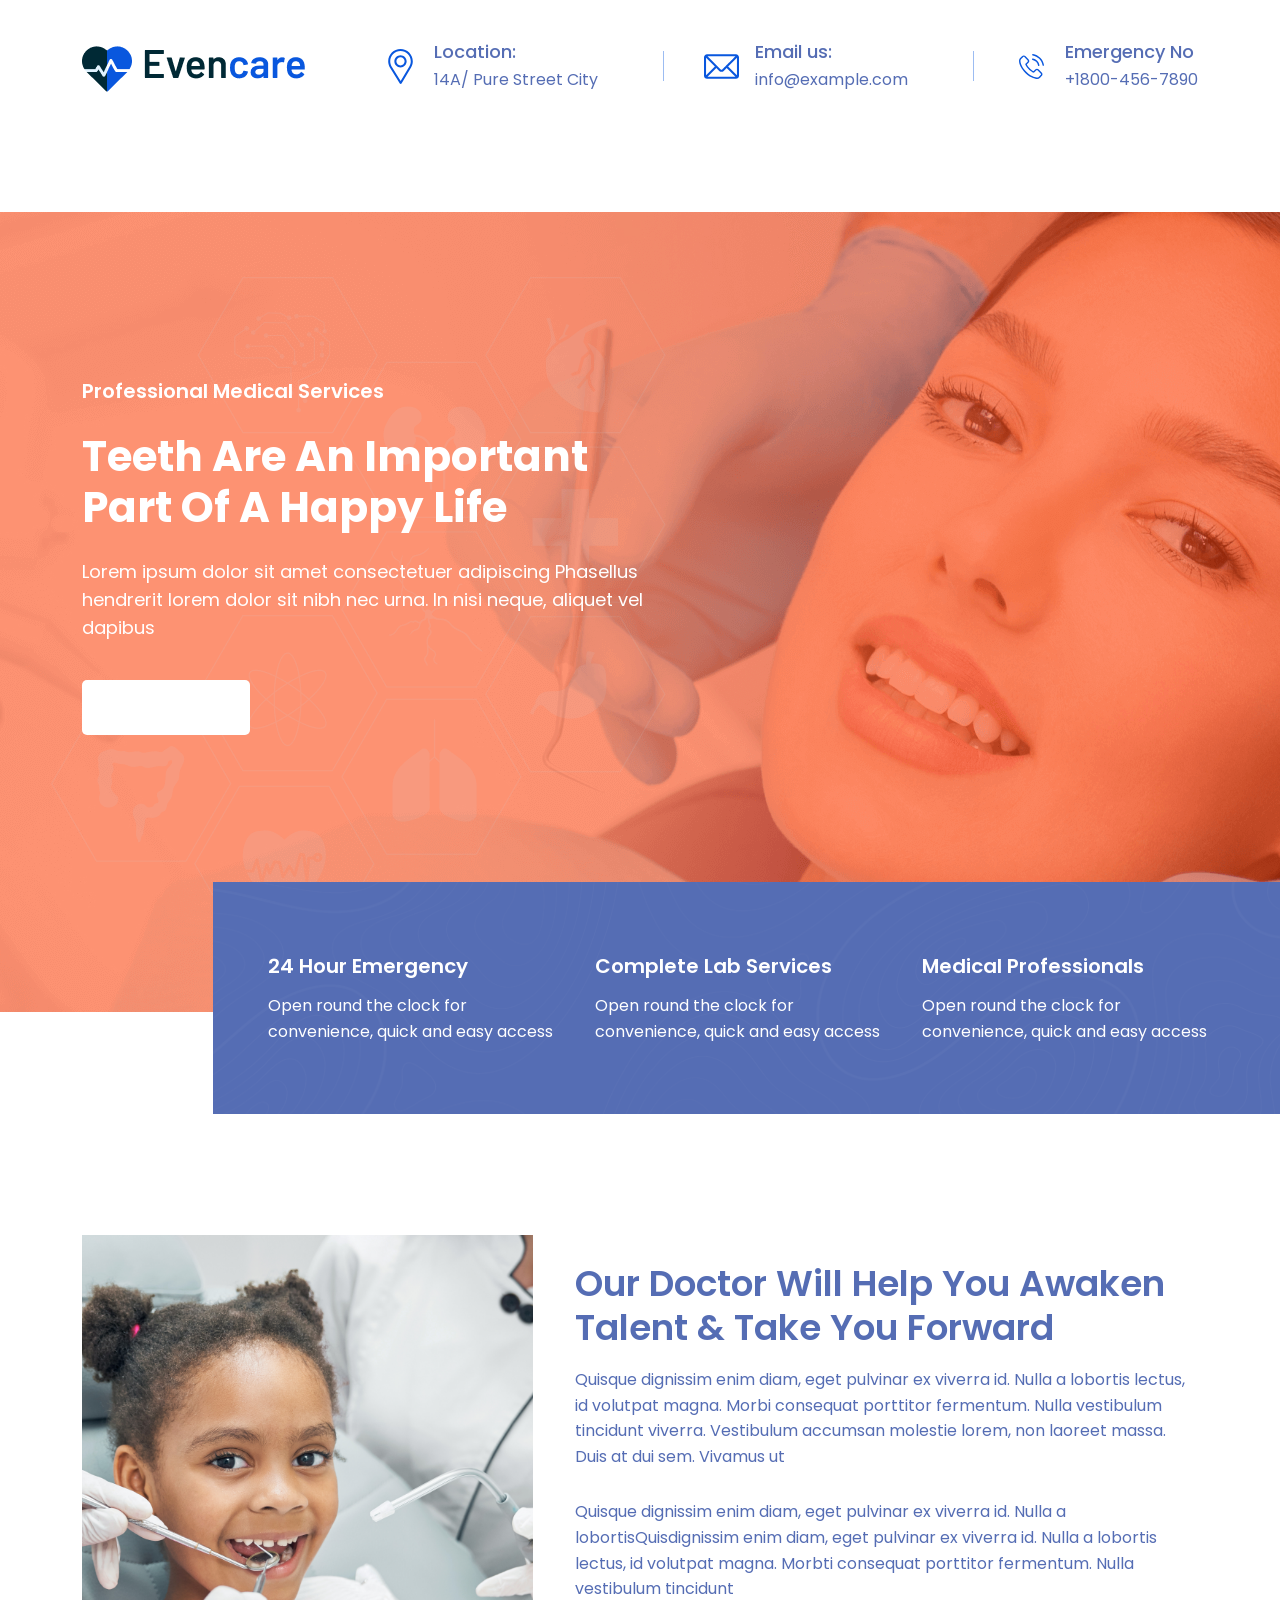
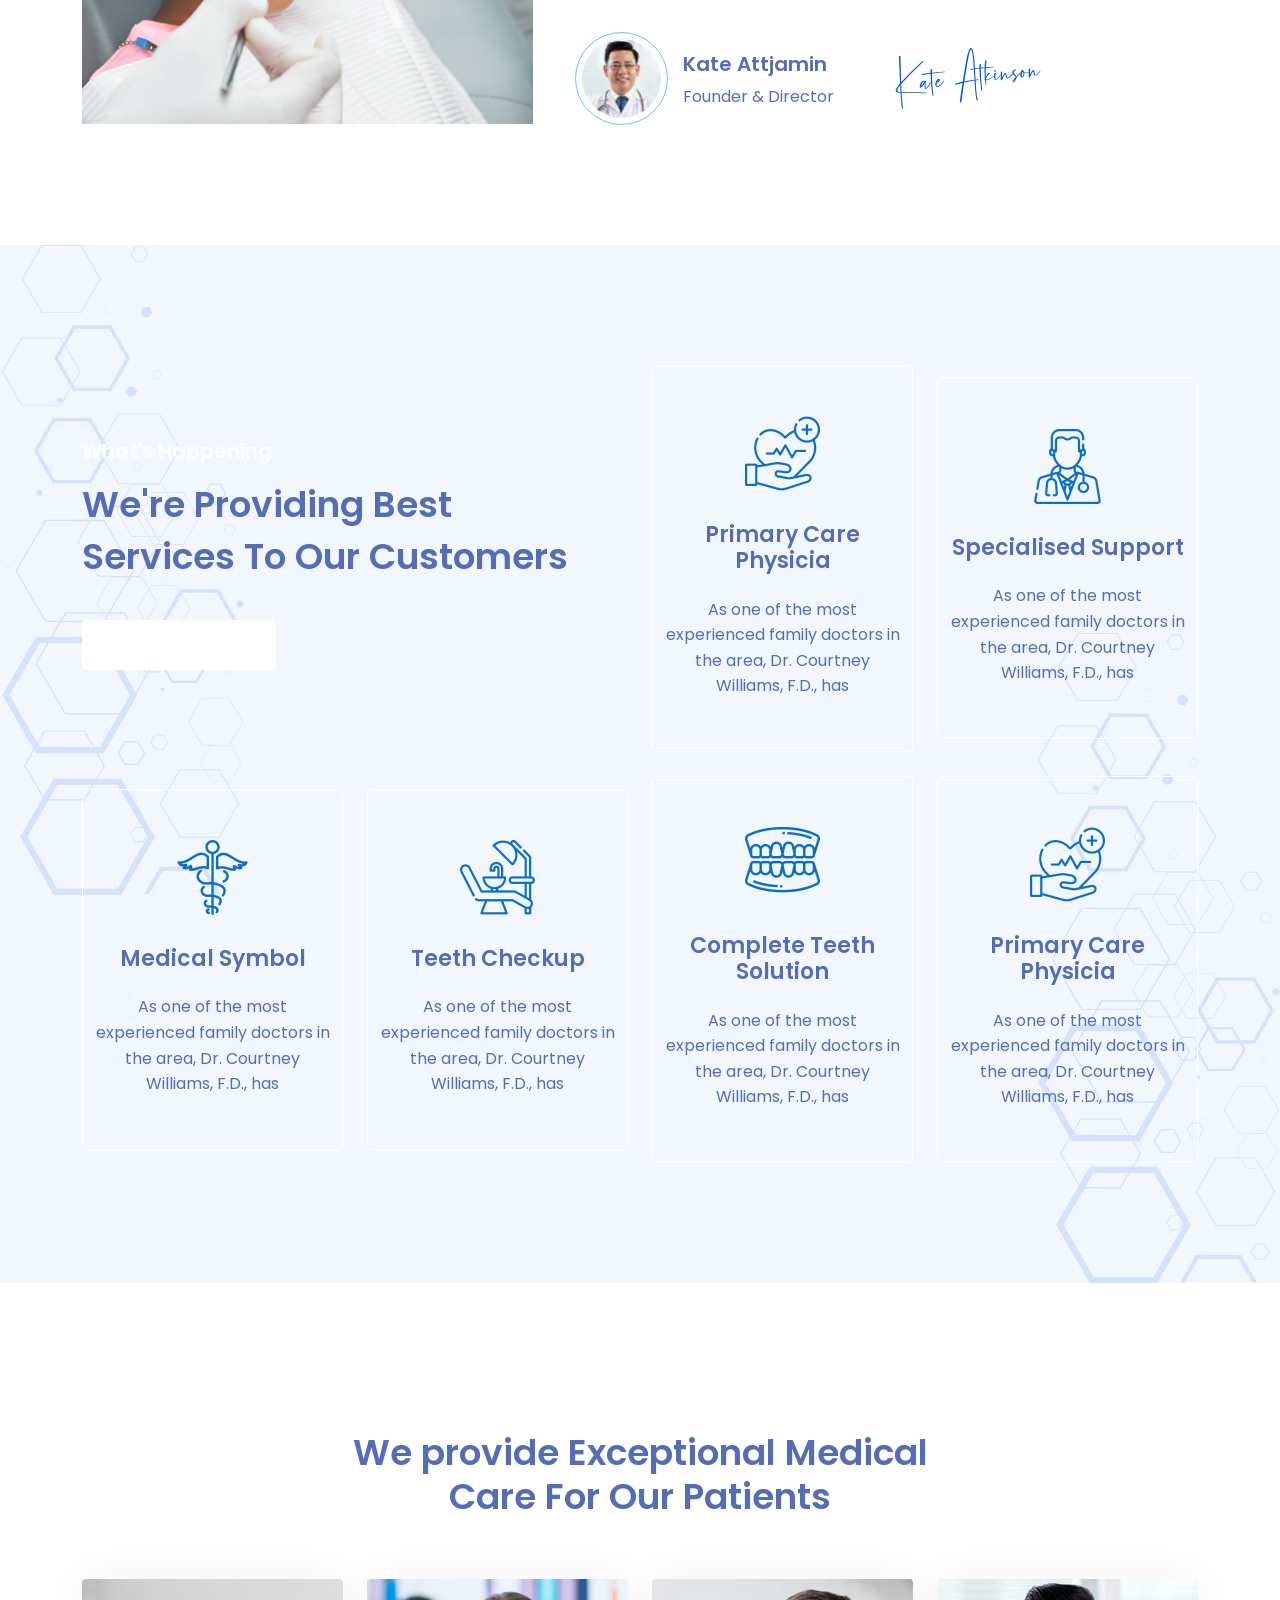
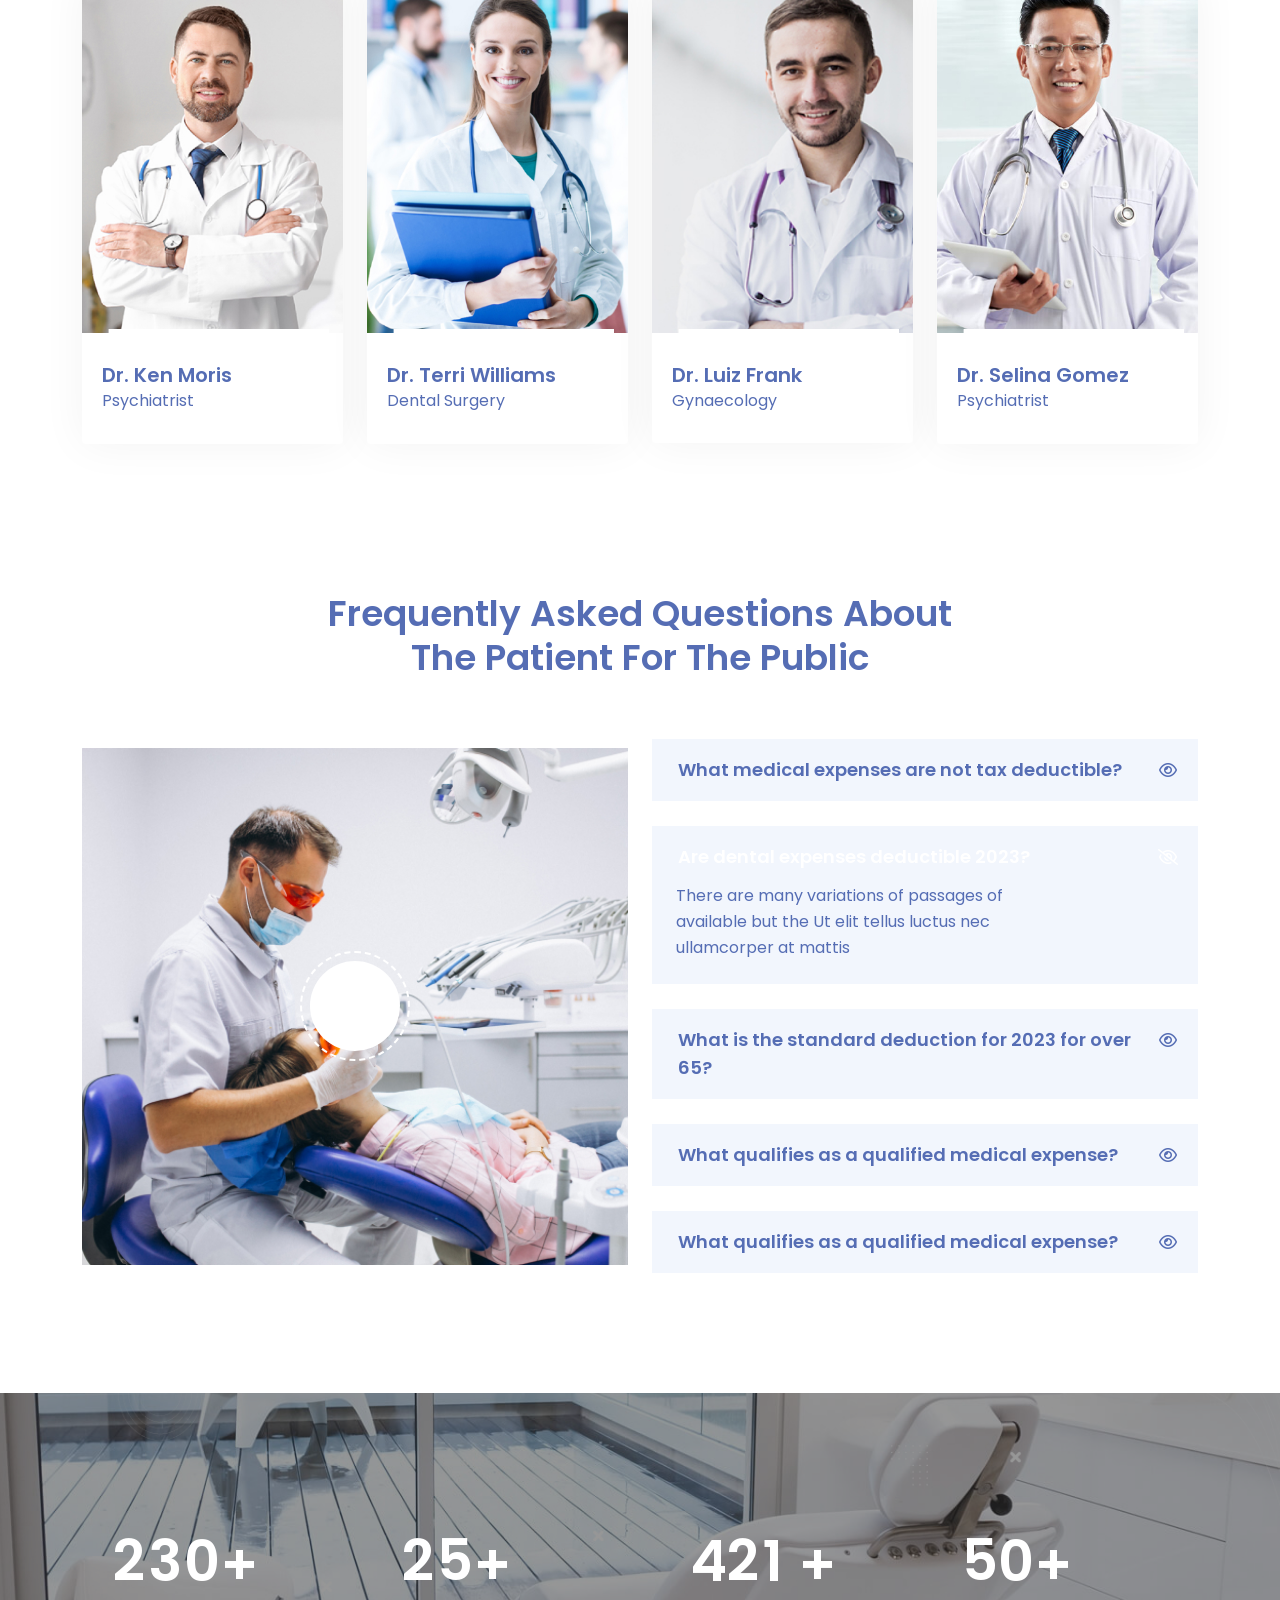
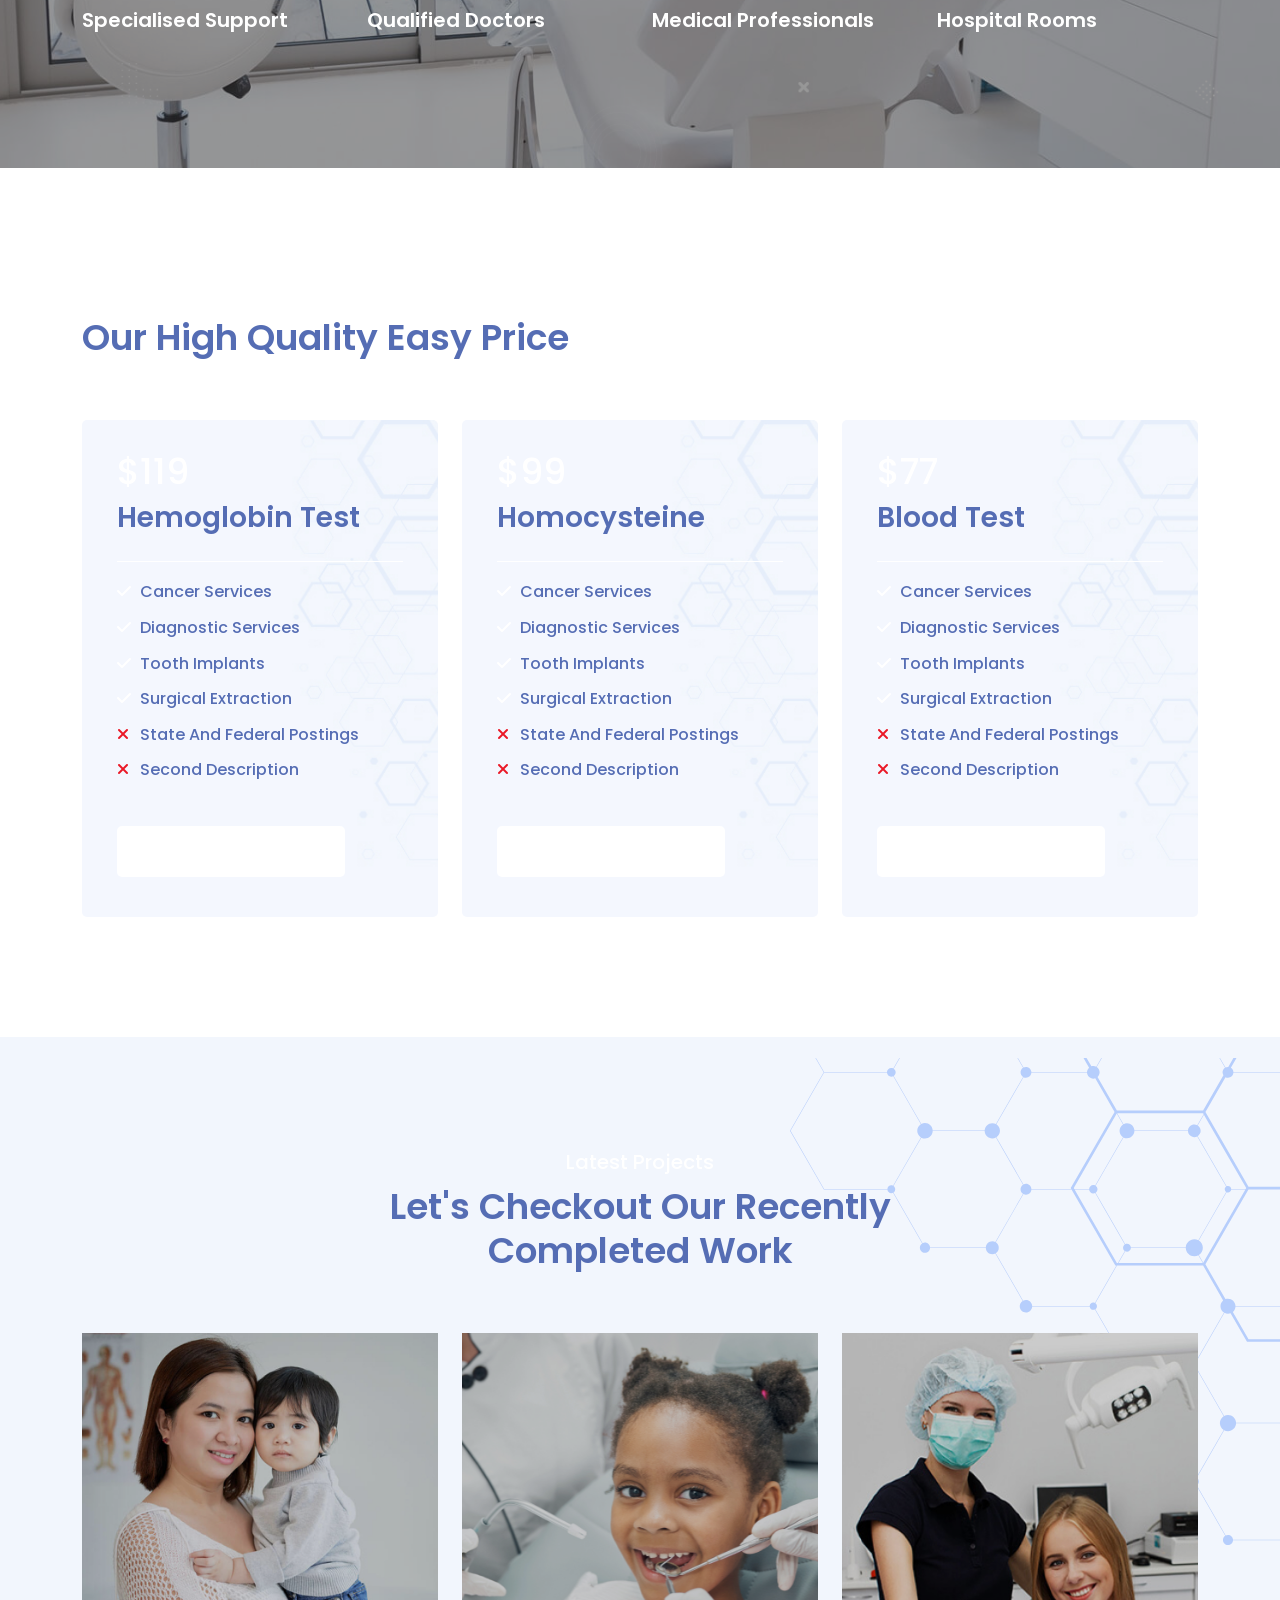
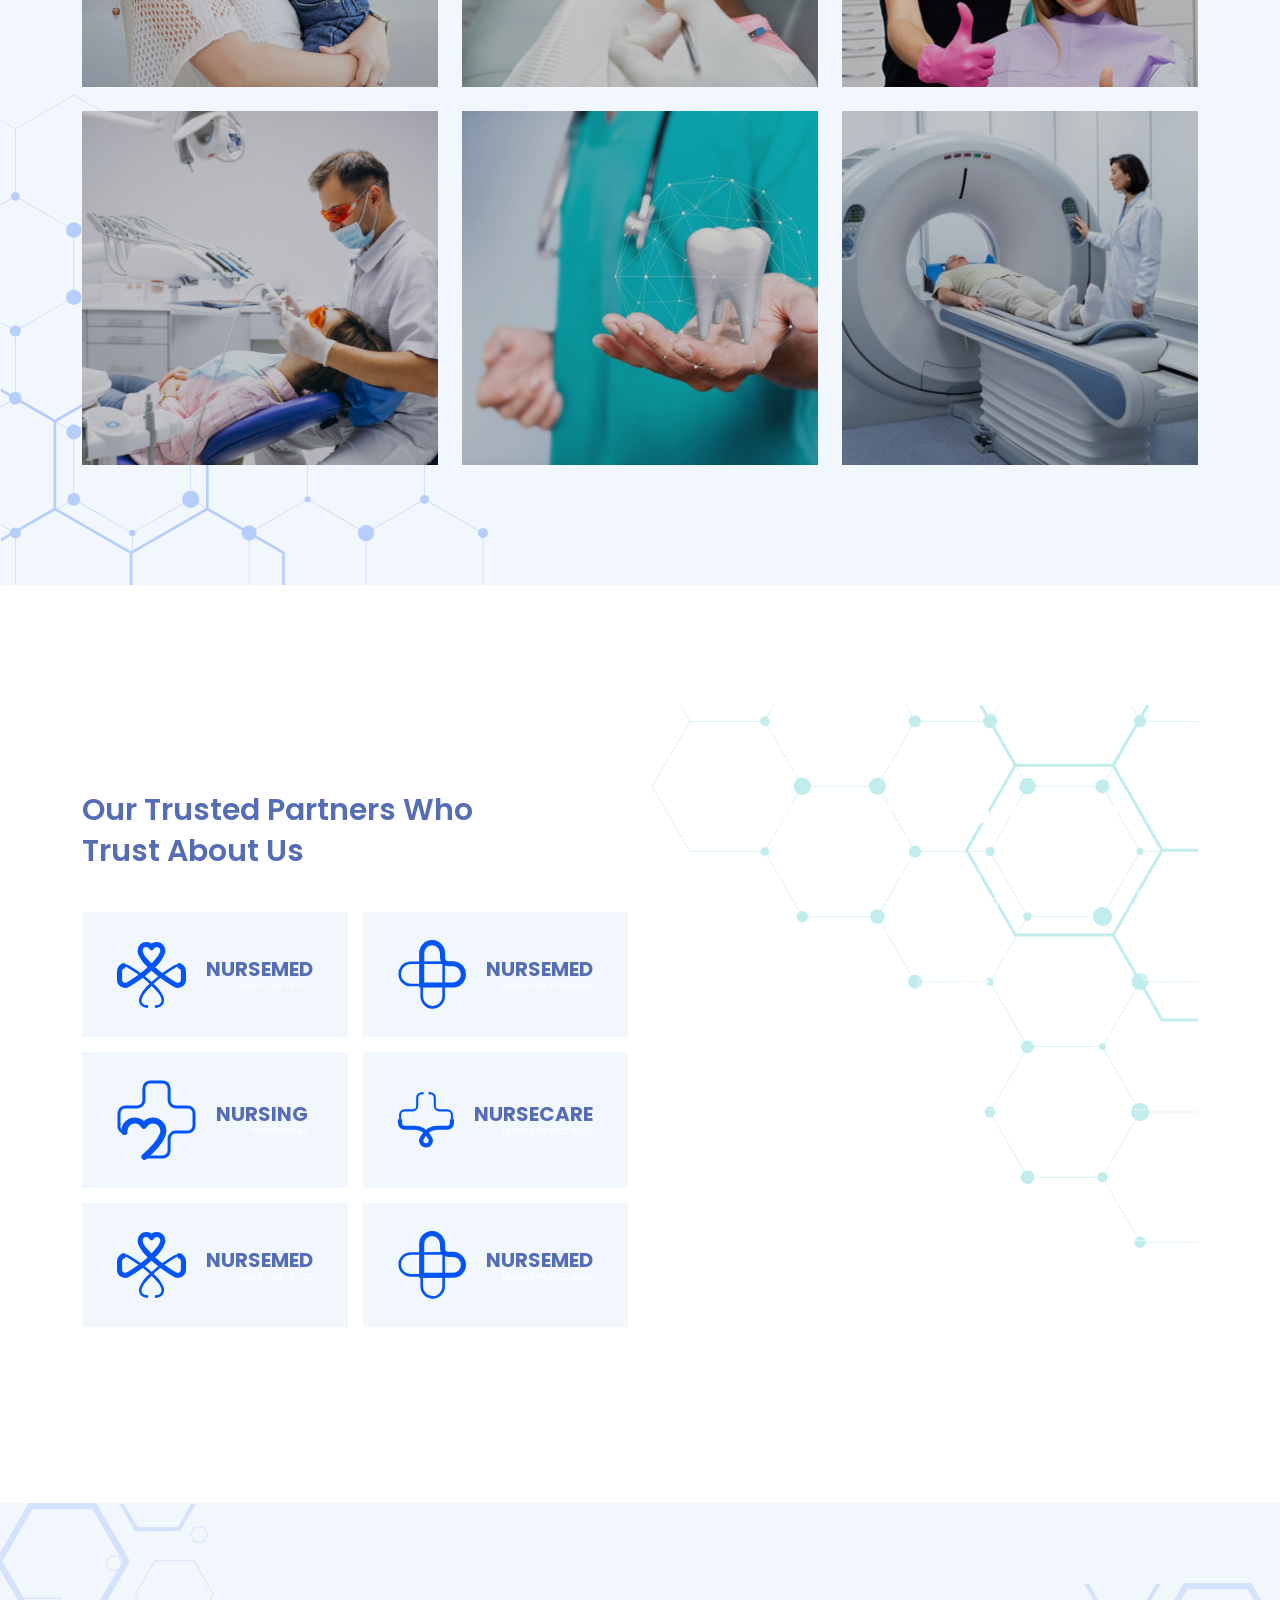
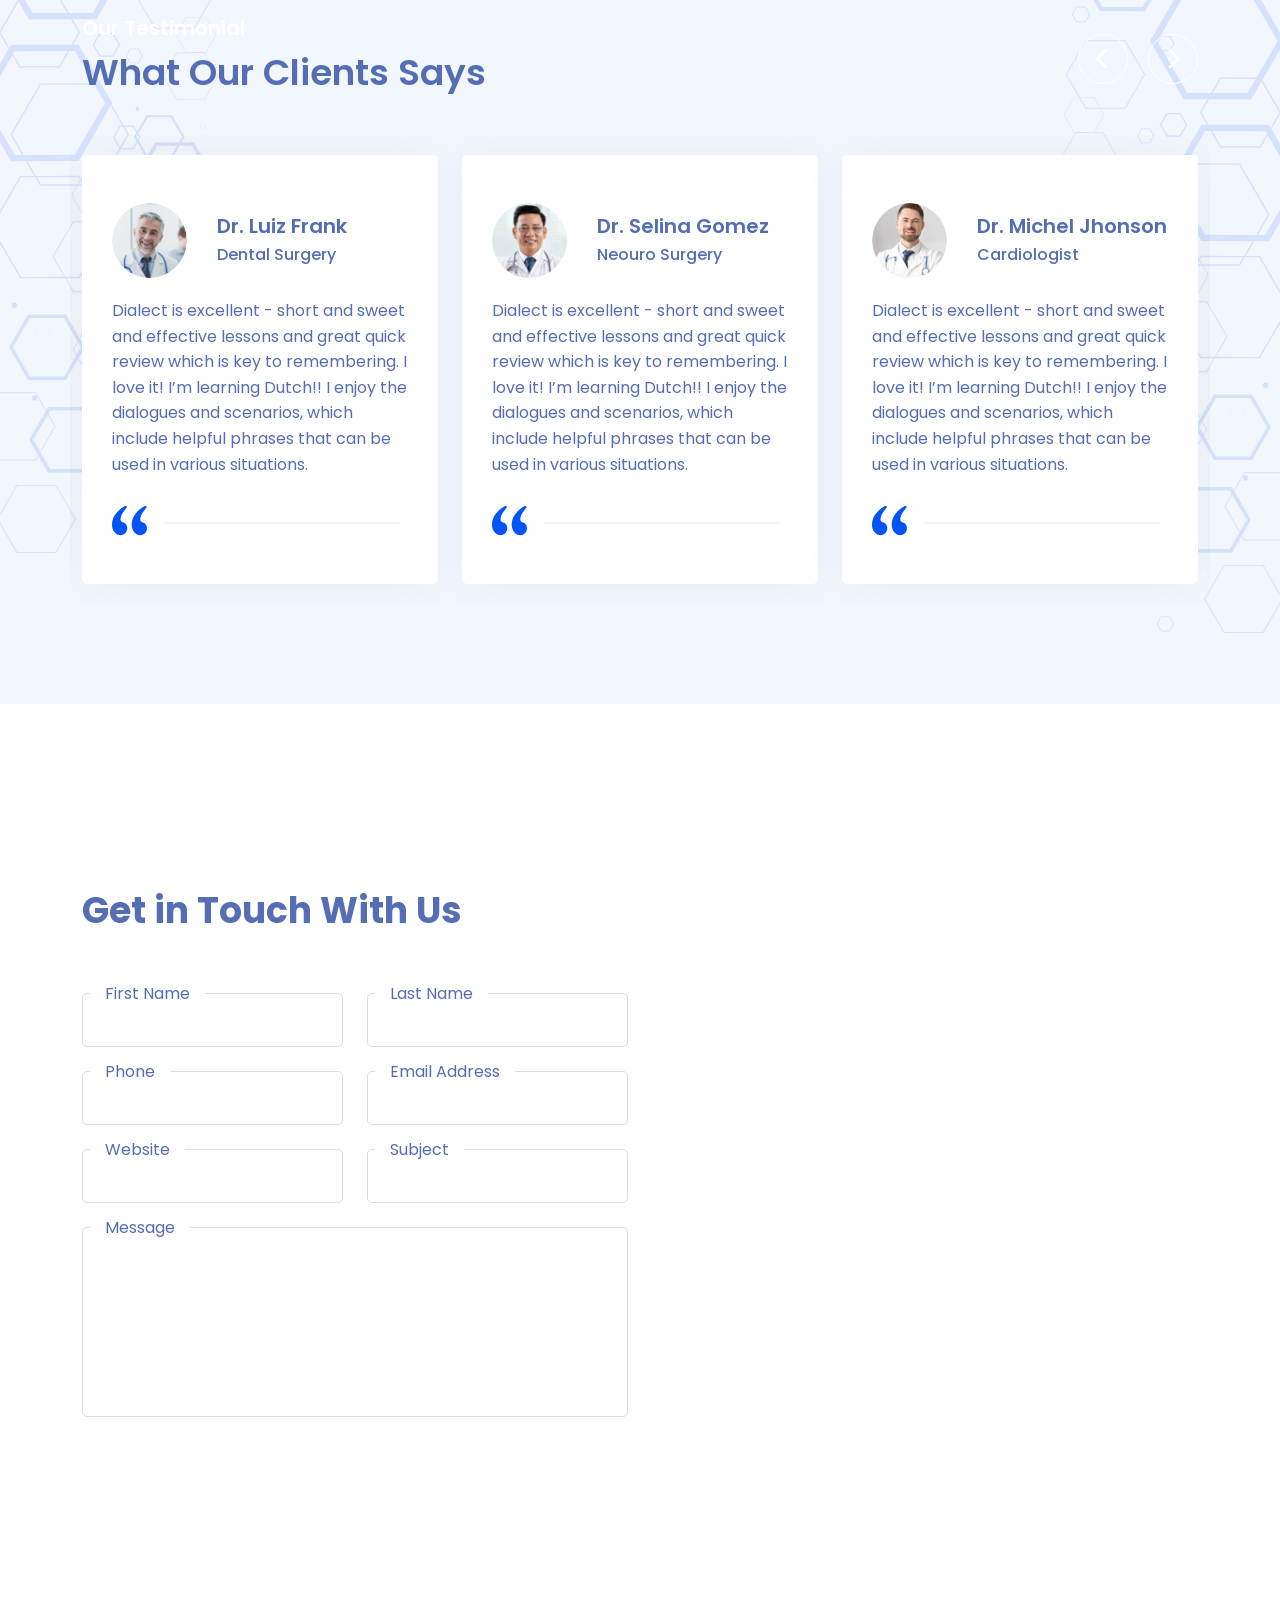
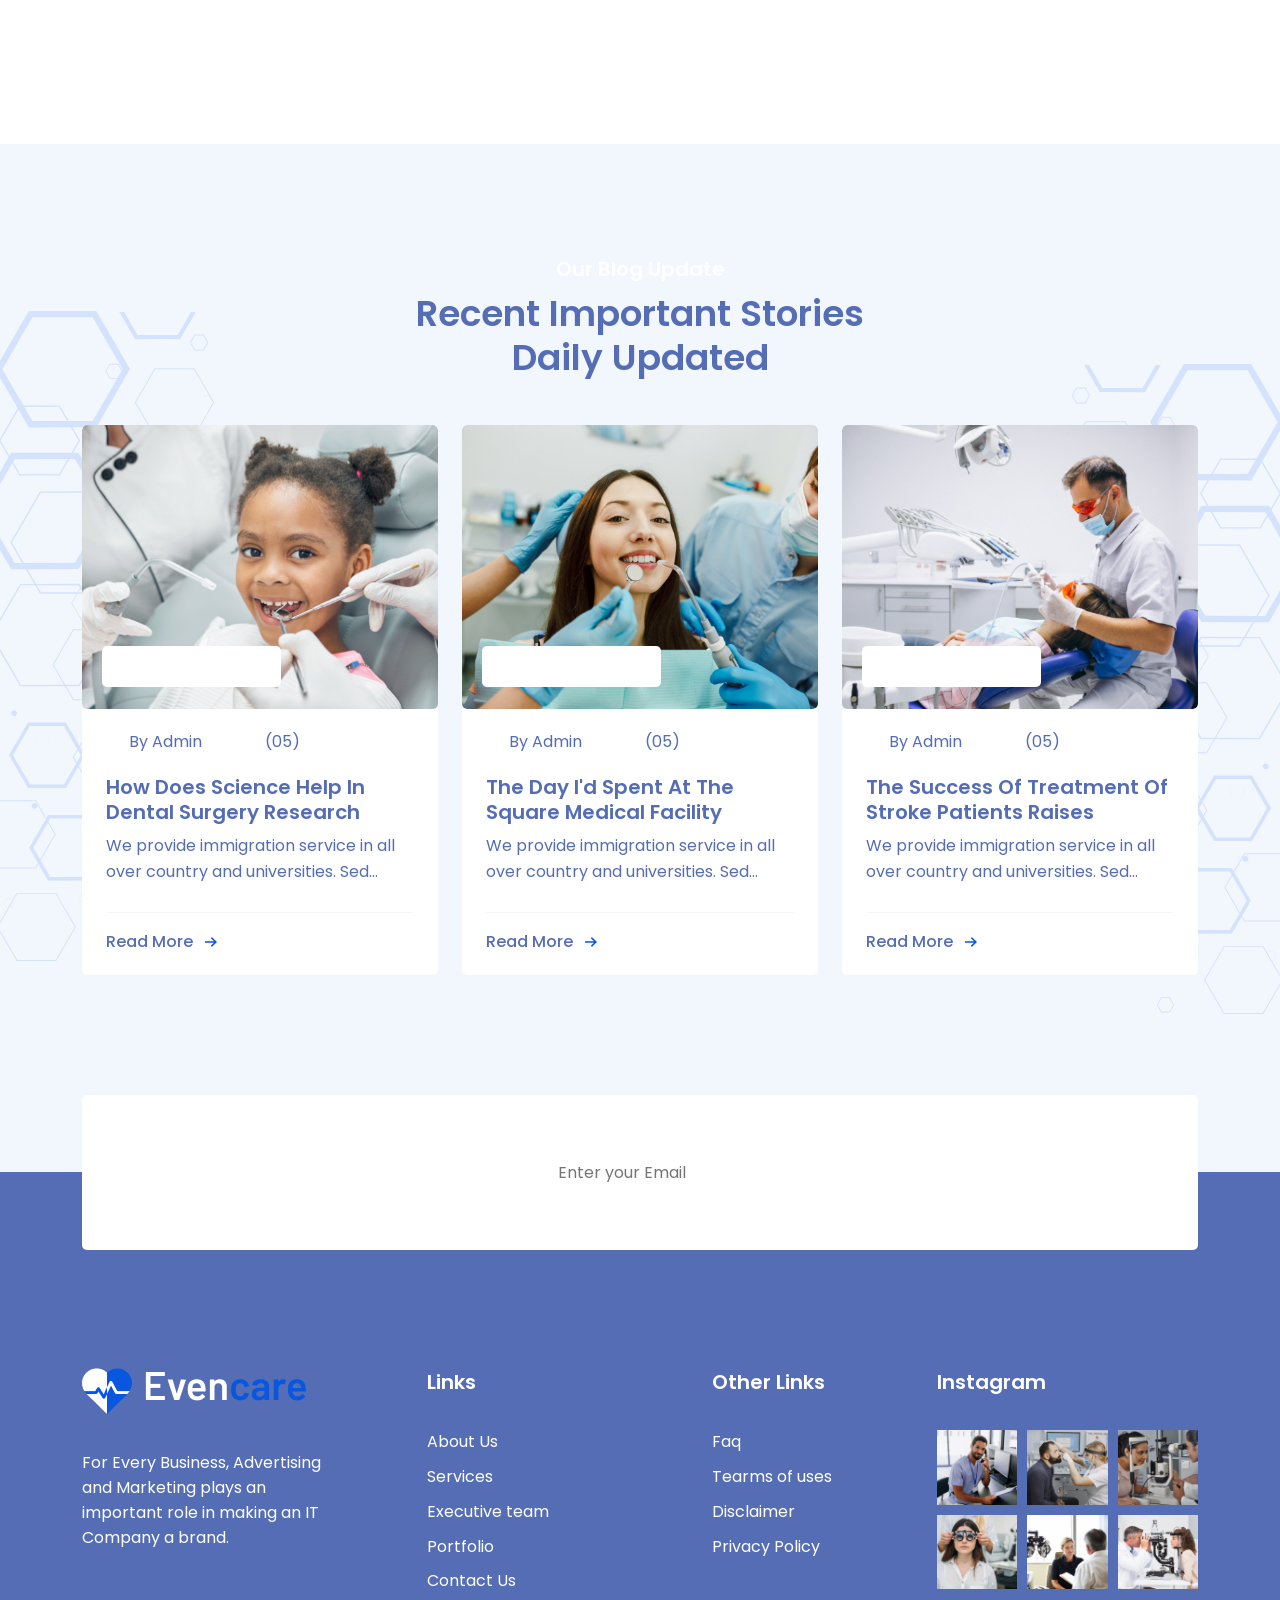
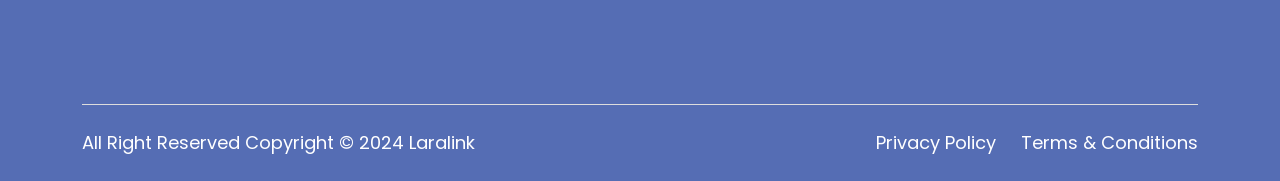
<file: home-v4.html>
<!DOCTYPE html>
<html class="no-js" lang="en">

<head>
  <!-- Meta Tags -->
  <meta charset="utf-8">
  <meta http-equiv="x-ua-compatible" content="ie=edge">
  <meta name="viewport" content="width=device-width, initial-scale=1">
  <meta name="author" content="Laralink">
  <!-- Favicon Icon -->
  <link rel="icon" href="assets/images/icons/favicon.png">
  <!-- Site Title -->
  <title>Evencare - Medical Landing Page HTML Template</title>
  <link rel="stylesheet" href="assets/css/bootstrap.min.css">
  <link rel="stylesheet" href="assets/css/fontawesome.min.css">
  <link rel="stylesheet" href="assets/css/animate.css">
  <link rel="stylesheet" href="assets/css/animated-text.css">
  <link rel="stylesheet" href="assets/css/slick.min.css">
  <link rel="stylesheet" href="assets/css/light_gallery.min.css">
  <link rel="stylesheet" href="assets/css/odometer.css">
  <link rel="stylesheet" href="assets/css/timepicker.min.css">
  <link rel="stylesheet" href="assets/css/jquery-ui.min.css">
  <link rel="stylesheet" href="assets/css/select2.min.css">
  <link rel="stylesheet" href="assets/css/style.css">
</head>

<body>
  <!-- Start Preloader -->
  <div class="cs_preloader cs_accent_color_v4">
    <div class="cs_preloader_in">
      <div class="cs_wave_first">
        <svg enable-background="new 0 0 300.08 300.08" viewBox="0 0 300.08 300.08" xmlns="http://www.w3.org/2000/svg"><g><path d="m293.26 184.14h-82.877l-12.692-76.138c-.546-3.287-3.396-5.701-6.718-5.701-.034 0-.061 0-.089 0-3.369.027-6.199 2.523-6.677 5.845l-12.507 87.602-14.874-148.69c-.355-3.43-3.205-6.056-6.643-6.138-.048 0-.096 0-.143 0-3.39 0-6.274 2.489-6.752 5.852l-19.621 137.368h-9.405l-12.221-42.782c-.866-3.028-3.812-5.149-6.8-4.944-3.13.109-5.777 2.332-6.431 5.395l-8.941 42.332h-73.049c-3.771 0-6.82 3.049-6.82 6.82 0 3.778 3.049 6.82 6.82 6.82h78.566c3.219 0 6.002-2.251 6.67-5.408l4.406-20.856 6.09 21.313c.839 2.939 3.526 4.951 6.568 4.951h20.46c3.396 0 6.274-2.489 6.752-5.845l12.508-87.596 14.874 148.683c.355 3.437 3.205 6.056 6.643 6.138h.143c3.39 0 6.274-2.489 6.752-5.845l14.227-99.599 6.397 38.362c.546 3.287 3.396 5.702 6.725 5.702h88.66c3.771 0 6.82-3.049 6.82-6.82-.001-3.772-3.05-6.821-6.821-6.821z"></path></g>
        </svg>
      </div>
      <div class="cs_wave_second">
        <svg enable-background="new 0 0 300.08 300.08" viewBox="0 0 300.08 300.08" xmlns="http://www.w3.org/2000/svg"><g><path d="m293.26 184.14h-82.877l-12.692-76.138c-.546-3.287-3.396-5.701-6.718-5.701-.034 0-.061 0-.089 0-3.369.027-6.199 2.523-6.677 5.845l-12.507 87.602-14.874-148.69c-.355-3.43-3.205-6.056-6.643-6.138-.048 0-.096 0-.143 0-3.39 0-6.274 2.489-6.752 5.852l-19.621 137.368h-9.405l-12.221-42.782c-.866-3.028-3.812-5.149-6.8-4.944-3.13.109-5.777 2.332-6.431 5.395l-8.941 42.332h-73.049c-3.771 0-6.82 3.049-6.82 6.82 0 3.778 3.049 6.82 6.82 6.82h78.566c3.219 0 6.002-2.251 6.67-5.408l4.406-20.856 6.09 21.313c.839 2.939 3.526 4.951 6.568 4.951h20.46c3.396 0 6.274-2.489 6.752-5.845l12.508-87.596 14.874 148.683c.355 3.437 3.205 6.056 6.643 6.138h.143c3.39 0 6.274-2.489 6.752-5.845l14.227-99.599 6.397 38.362c.546 3.287 3.396 5.702 6.725 5.702h88.66c3.771 0 6.82-3.049 6.82-6.82-.001-3.772-3.05-6.821-6.821-6.821z"></path></g>
        </svg>
      </div>
    </div>
  </div>
  <!-- End Preloader -->
  <!-- Start Header Section -->
  <header class="cs_site_header cs_style_1 cs_version_4 cs_sticky_header">
    <div class="cs_top_header cs_white_bg">
      <div class="container">
        <div class="cs_top_header_in cs_version_4">
          <div class="cs_top_header_left">
            <a class="cs_site_branding" href="index.html">
              <img src="assets/images/logo4.png" alt="Logo">
            </a>
          </div>
          <div class="cs_top_header_right">
            <ul class="cs_top_nav  cs_mp0">
              <li>
                <div class="cs_iconbox cs_style_2">
                  <div class="cs_iconbox_icon cs_center">
                    <svg width="35" height="35" viewBox="0 0 35 35" fill="none" xmlns="http://www.w3.org/2000/svg"> <path d="M17.5 0C10.7152 0 5.19531 5.51988 5.19531 12.3047C5.19531 14.5971 5.8303 16.8342 7.03206 18.775L16.7996 34.5153C16.9867 34.8168 17.3163 35 17.6708 35C17.6736 35 17.6762 35 17.679 35C18.0366 34.9972 18.3669 34.8083 18.5505 34.5015L28.0691 18.6088C29.2046 16.7089 29.8047 14.529 29.8047 12.3047C29.8047 5.51988 24.2848 0 17.5 0ZM26.3092 17.5559L17.6553 32.0049L8.77509 17.6946C7.77479 16.0791 7.23242 14.2153 7.23242 12.3047C7.23242 6.65068 11.846 2.03711 17.5 2.03711C23.154 2.03711 27.7607 6.65068 27.7607 12.3047C27.7607 14.1587 27.2541 15.9748 26.3092 17.5559Z" fill="#0957DE" />
                      <path d="M17.5 6.15234C14.1076 6.15234 11.3477 8.91229 11.3477 12.3047C11.3477 15.6754 14.0627 18.457 17.5 18.457C20.9797 18.457 23.6523 15.6384 23.6523 12.3047C23.6523 8.91229 20.8924 6.15234 17.5 6.15234ZM17.5 16.4199C15.2266 16.4199 13.3848 14.572 13.3848 12.3047C13.3848 10.0431 15.2384 8.18945 17.5 8.18945C19.7616 8.18945 21.6084 10.0431 21.6084 12.3047C21.6084 14.5389 19.8095 16.4199 17.5 16.4199Z" fill="#0957DE" />
                    </svg>
                  </div>
                  <div class="cs_iconbox_info">
                    <h3 class="cs_iconbox_title cs_fs_18 cs_medium mb-0">Location:</h3>
                    <p class="cs_iconbox_subtitle cs_primary_color mb-0">14A/ Pure Street City</p>
                  </div>
                </div>
              </li>
              <li>
                <div class="cs_iconbox cs_style_2">
                  <div class="cs_iconbox_icon cs_center">
                    <svg width="35" height="35" viewBox="0 0 35 35" fill="none" xmlns="http://www.w3.org/2000/svg"><path d="M31.9238 5.19531H3.07617C1.38346 5.19531 0 6.57269 0 8.27148V26.7285C0 28.4279 1.38435 29.8047 3.07617 29.8047H31.9238C33.6165 29.8047 35 28.4273 35 26.7285V8.27148C35 6.57228 33.6159 5.19531 31.9238 5.19531ZM31.4515 7.24609C30.4569 8.24394 18.7746 19.9644 18.2946 20.4459C17.8937 20.848 17.1065 20.8482 16.7054 20.4459L3.54854 7.24609H31.4515ZM2.05078 26.3515V8.64849L10.8736 17.5L2.05078 26.3515ZM3.54854 27.7539L12.3214 18.9525L15.253 21.8937C16.4543 23.0989 18.5462 23.0984 19.7471 21.8937L22.6787 18.9526L31.4515 27.7539H3.54854ZM32.9492 26.3515L24.1264 17.5L32.9492 8.64849V26.3515Z"
                    fill="#0957DE" />
                    </svg>
                  </div>
                  <div class="cs_iconbox_info">
                    <h3 class="cs_iconbox_title cs_fs_18 cs_medium mb-0">Email us:</h3>
                    <p class="cs_iconbox_subtitle cs_primary_color mb-0">info@example.com</p>
                  </div>
                </div>
              </li>
              <li>
                <div class="cs_iconbox cs_style_2">
                  <div class="cs_iconbox_icon cs_center">
                  <svg width="25" height="25" viewBox="0 0 25 25" fill="none" xmlns="http://www.w3.org/2000/svg"><g clip-path="url(#clip0_562_2976)"><path d="M19.7573 15.4868C19.2455 14.9539 18.6281 14.669 17.9738 14.669C17.3248 14.669 16.7022 14.9487 16.1693 15.4816L14.502 17.1436C14.3648 17.0698 14.2276 17.0012 14.0957 16.9326C13.9057 16.8376 13.7263 16.7479 13.5733 16.6529C12.0115 15.661 10.5921 14.3682 9.23081 12.6956C8.57126 11.8619 8.12804 11.1602 7.80618 10.4479C8.23885 10.0521 8.63986 9.64057 9.03031 9.24484C9.17805 9.0971 9.32579 8.94408 9.47353 8.79634C10.5816 7.68829 10.5816 6.25311 9.47353 5.14506L8.03307 3.7046C7.8695 3.54103 7.70065 3.37218 7.54236 3.20334C7.22578 2.8762 6.89336 2.53851 6.55039 2.22192C6.03858 1.71539 5.42652 1.44629 4.78279 1.44629C4.13907 1.44629 3.51645 1.71539 2.98881 2.22192C2.98353 2.2272 2.98353 2.2272 2.97826 2.23248L1.18427 4.04229C0.508891 4.71767 0.123713 5.54079 0.0392898 6.49582C-0.0873443 8.03654 0.366428 9.47173 0.714672 10.4109C1.56945 12.7167 2.84635 14.8537 4.75113 17.1436C7.06221 19.9032 9.84288 22.0824 13.0193 23.6178C14.2329 24.1929 15.8527 24.8736 17.6625 24.9897C17.7733 24.995 17.8894 25.0002 17.995 25.0002C19.2138 25.0002 20.2374 24.5623 21.0394 23.6917C21.0447 23.6811 21.0553 23.6759 21.0606 23.6653C21.3349 23.3329 21.6515 23.0321 21.9839 22.7103C22.2108 22.4939 22.443 22.267 22.6699 22.0296C23.1922 21.4861 23.4666 20.853 23.4666 20.204C23.4666 19.5497 23.1869 18.9218 22.654 18.3942L19.7573 15.4868ZM21.6462 21.0429C21.641 21.0429 21.641 21.0482 21.6462 21.0429C21.4405 21.2645 21.2294 21.465 21.0025 21.6866C20.6595 22.0138 20.3113 22.3567 19.9842 22.7419C19.4512 23.3118 18.8233 23.5809 18.0002 23.5809C17.9211 23.5809 17.8367 23.5809 17.7575 23.5756C16.1904 23.4753 14.7341 22.8633 13.6419 22.3409C10.6554 20.8952 8.03307 18.8426 5.85391 16.2414C4.05465 14.0728 2.85162 12.0677 2.05488 9.91494C1.56418 8.60112 1.38478 7.57749 1.46392 6.61191C1.51669 5.99456 1.75413 5.48275 2.19207 5.04481L3.99133 3.24555C4.24987 3.00283 4.52425 2.87092 4.79335 2.87092C5.12576 2.87092 5.39486 3.07143 5.5637 3.24027C5.56898 3.24555 5.57426 3.25083 5.57953 3.2561C5.90139 3.55686 6.20743 3.86817 6.52929 4.20058C6.69286 4.36943 6.8617 4.53827 7.03055 4.71239L8.47101 6.15286C9.03031 6.71216 9.03031 7.22925 8.47101 7.78855C8.31799 7.94156 8.17025 8.09458 8.01724 8.24232C7.57402 8.69609 7.15191 9.11821 6.69286 9.52977C6.6823 9.54032 6.67175 9.5456 6.66647 9.55615C6.2127 10.0099 6.29713 10.4531 6.3921 10.7539C6.39738 10.7697 6.40265 10.7856 6.40793 10.8014C6.78256 11.7089 7.3102 12.5637 8.11221 13.5821L8.11749 13.5873C9.57378 15.3813 11.1092 16.7796 12.803 17.8507C13.0193 17.9879 13.2409 18.0987 13.452 18.2042C13.6419 18.2992 13.8213 18.3889 13.9743 18.4839C13.9954 18.4944 14.0165 18.5102 14.0376 18.5208C14.217 18.6105 14.3859 18.6527 14.56 18.6527C14.9979 18.6527 15.2723 18.3783 15.362 18.2886L17.1666 16.4841C17.346 16.3047 17.6309 16.0884 17.9633 16.0884C18.2904 16.0884 18.5595 16.2941 18.7231 16.4735C18.7284 16.4788 18.7284 16.4788 18.7337 16.4841L21.641 19.3914C22.1844 19.9296 22.1844 20.4836 21.6462 21.0429Z" fill="#0957DE" /><path d="M13.5102 5.94724C14.8926 6.17941 16.1484 6.83368 17.1509 7.8362C18.1534 8.83872 18.8024 10.0945 19.0398 11.4769C19.0979 11.8252 19.3986 12.0679 19.7416 12.0679C19.7838 12.0679 19.8208 12.0626 19.863 12.0573C20.2534 11.994 20.512 11.6247 20.4486 11.2342C20.1637 9.56159 19.3723 8.03671 18.164 6.82841C16.9557 5.62011 15.4308 4.82864 13.7581 4.54372C13.3677 4.4804 13.0036 4.73894 12.935 5.12412C12.8664 5.5093 13.1197 5.88393 13.5102 5.94724Z"
                    fill="#0957DE" /><path d="M24.9695 11.028C24.4999 8.27374 23.2019 5.76744 21.2075 3.77295C19.213 1.77846 16.7067 0.480461 13.9524 0.0108597C13.5672 -0.0577338 13.2031 0.206087 13.1345 0.591266C13.0712 0.981721 13.3298 1.34579 13.7202 1.41439C16.179 1.83122 18.4215 2.99731 20.2049 4.77547C21.9884 6.5589 23.1492 8.80138 23.566 11.2602C23.6241 11.6084 23.9248 11.8511 24.2678 11.8511C24.31 11.8511 24.3469 11.8459 24.3891 11.8406C24.7743 11.7826 25.0381 11.4132 24.9695 11.028Z"
                    fill="#0957DE" /></g><defs><clipPath id="clip0_562_2976"><rect width="25" height="25" fill="white" /></clipPath></defs>
                  </svg>
                  </div>
                  <div class="cs_iconbox_info">
                    <h3 class="cs_iconbox_title cs_fs_18 cs_medium mb-0">Emergency No</h3>
                    <p class="cs_iconbox_subtitle cs_primary_color mb-0">+1800-456-7890</p>
                  </div>
                </div>
              </li>
            </ul>
          </div>
        </div>
      </div>
    </div>
    <div class="cs_main_header cs_accent_bg_v4 cs_white_color">
      <div class="container">
        <div class="cs_main_header_in">
          <a class="cs_mobile_logo" href="index.html">
            <img src="assets/images/logo4.png" alt="Logo">
          </a>
          <div class="cs_nav cs_primary_font cs_white_color">
            <ul class="cs_nav_list">
              <li><a href="#home">Home</a></li>
              <li><a href="#about">About</a></li>
              <li><a href="#services">Services</a></li>
              <li><a href="#gallery">Gallery</a></li>
              <li><a href="#doctors">Doctor</a></li>
              <li><a href="#pricing">Pricing</a></li>
              <li class="menu_item_has_children"><a href="#blog">Blog</a>
                <ul>
                  <li><a href="blog-right-sidebar.html">Blog Right Sidebar</a></li>
                  <li><a href="blog-left-sidebar.html">Blog Left Sidebar</a></li>
                  <li><a href="blog-list.html">Blog List</a></li>
                  <li><a href="blog-grid.html">Blog Grid</a></li>
                  <li><a href="blog-details-right-sidebar.html">Blog Details Right Sidebar</a></li>
                  <li><a href="blog-details-left-sidebar.html">Blog Details Left Sidebar</a></li>
                  <li><a href="blog-details-no-sidebar.html">Blog Details No Sidebar</a></li>
                </ul>
              </li>
              <li><a href="#contact">Contact</a></li>
            </ul>
          </div>
          <div class="cs_main_header_right">
            <a href="#appointment" class="cs_btn cs_style_1 cs_white_bg cs_medium cs_accent_color_v4">Book Appointment</a>
          </div>
        </div>
      </div>
    </div>
  </header>
  <!-- End Header Section -->

  <!-- Start Hero Section -->
  <section class="cs_hero cs_style_4 cs_primary_bg position-relative cs_bg_filed position-relative" id="home"
    data-src="assets/images/hero_bg_4.jpeg">
    <div class="cs_hero_overlay"></div>
    <div class="container">
      <div class="cs_hero_text position-relative">
        <h3 class="cs_hero_title_mini cs_fs_24 cs_semibold cs_white_color">Professional Medical Services</h3>
        <h1 class="cs_hero_title cs_fs_55 cs_bold cs_white_color wow fadeInDown">Teeth Are An Important Part Of A Happy Life</h1>
        <p class="cs_hero_subtitle cs_fs_18 cs_white_color">Lorem ipsum dolor sit amet consectetuer adipiscing Phasellus hendrerit lorem dolor sit nibh nec urna. In nisi neque, aliquet vel dapibus</p>
        <a href="doctor-details.html" class="cs_btn cs_style_1 cs_fs_18 cs_semibold cs_accent_bg_v4 cs_white_color">Read More</a>
      </div>
      <div class="cs_hero_shape2 position-absolute">
        <img src="assets/images/hero_shape_1.png" alt="Hero Shape">
      </div>
    </div>
  </section>
  <!-- End Hero Section -->
  
  <!-- Start Featured Section -->
  <div class="cs_featured_list cs_version_4 cs_primary_bg cs_bg_filed" data-src="assets/images/feature_list_bg.png">
    <div class="cs_iconbox cs_style_5">
      <h3 class="cs_iconbox_title cs_fs_24 cs_semibold cs_white_color">24 Hour Emergency</h3>
      <p class="cs_iconbox_subtitle cs_white_color mb-0">Open round the clock for convenience, quick and easy access</p>
    </div>
    <div class="cs_iconbox cs_style_5">
      <h3 class="cs_iconbox_title cs_fs_24 cs_semibold cs_white_color">Complete Lab Services</h3>
      <p class="cs_iconbox_subtitle cs_white_color mb-0">Open round the clock for convenience, quick and easy access</p>
    </div>
    <div class="cs_iconbox cs_style_5">
      <h3 class="cs_iconbox_title cs_fs_24 cs_semibold cs_white_color">Medical Professionals</h3>
      <p class="cs_iconbox_subtitle cs_white_color mb-0">Open round the clock for convenience, quick and easy access</p>
    </div>
  </div>
  <!-- End Featured Section -->
  <!-- Start About Section -->
  <section class="cs_about cs_style_1" id="about">
    <div class="cs_height_120 cs_height_lg_80"></div>
    <div class="container">
      <div class="row cs_gap_y_40 align-items-xl-center">
        <div class="col-lg-5">
          <div class="cs_about_thumb cs_version_4 position-relative wow fadeInLeft">
            <img src="assets/images/about_left_4.png" alt="About Thumb">
            <div class="cs_video_btn_wrap cs_accent_bg_v4 ">
              <a href="https://www.youtube.com/embed/2MEy18SPIDM"
                class="cs_player_btn cs_center cs_radius_50 cs_video_open"><svg width="11" height="13"
                  viewBox="0 0 11 13" fill="none" xmlns="http://www.w3.org/2000/svg">
                  <path d="M9.96042 5.17696L2.78048 0.751107C2.26102 0.43131 1.63299 0.418014 1.10046 0.71554C0.567921 1.01302 0.25 1.55486 0.25 2.16485V10.9762C0.25 11.8986 0.993162 12.653 1.90656 12.6579C1.90906 12.6579 1.91155 12.658 1.91399 12.658C2.19943 12.6579 2.49689 12.5685 2.77471 12.399C2.9982 12.2626 3.06884 11.9709 2.93248 11.7474C2.79612 11.5239 2.50437 11.4533 2.28094 11.5896C2.151 11.6689 2.02409 11.7099 1.91167 11.7099C1.56703 11.708 1.19804 11.4128 1.19804 10.9763V2.16487C1.19804 1.9032 1.33442 1.67082 1.56283 1.5432C1.79127 1.41558 2.06063 1.42128 2.28318 1.55831L9.46314 5.98416C9.67894 6.11702 9.80243 6.33857 9.80191 6.59201C9.80138 6.84542 9.67699 7.06647 9.46001 7.19888L4.26887 10.3773C4.04559 10.5141 3.9754 10.8059 4.11211 11.0291C4.2488 11.2524 4.54063 11.3226 4.76391 11.1859L9.95443 8.00781C10.4514 7.70464 10.7488 7.17611 10.75 6.59391C10.7512 6.01177 10.4559 5.48201 9.96042 5.17696Z"
                    fill="#0957DE" />
                </svg></a>
            </div>
          </div>
        </div>
        <div class="col-lg-7 cs_pl_30">
          <div class="cs_section_heading cs_style_1">
            <h3 class="cs_section_title_up cs_accent_color_v4 cs_semibold cs_fs_24">25 Years of Medical Excellence</h3>
            <h2 class="cs_section_title cs_semibold cs_fs_45 mb-0">Our Doctor Will Help You Awaken Talent & Take You Forward</h2>
          </div>
          <div class="cs_height_17 cs_height_lg_10"></div>
          <p class="cs_about_text cs_type_2">Quisque dignissim enim diam, eget pulvinar ex viverra id. Nulla a lobortis lectus, id volutpat magna. Morbi consequat porttitor fermentum. Nulla vestibulum tincidunt viverra. Vestibulum accumsan molestie lorem, non laoreet massa. Duis at dui sem. Vivamus ut</p>
          <p class="cs_about_text cs_type_2">Quisque dignissim enim diam, eget pulvinar ex viverra id. Nulla a lobortisQuisdignissim enim diam, eget pulvinar ex viverra id. Nulla a lobortis lectus, id volutpat magna. Morbti consequat porttitor fermentum. Nulla vestibulum tincidunt</p>
          <div class="cs_author_card cs_version_4 position-relative">
            <div class="cs_author_thumb cs_center">
              <img src="assets/images/avatar_1.jpeg" alt="Author">
            </div>
            <div class="cs_author_info">
              <h3 class="cs_author_title cs_fs_20 cs_semibold">Kate Attjamin</h3>
              <p class="mb-0">Founder & Director</p>
            </div>
            <div class="cs_author_sign position-absolute">
              <img src="assets/images/sign.svg" alt="Sign Image">
            </div>
          </div>
        </div>
      </div>
    </div>
    <div class="cs_height_120 cs_height_lg_80"></div>
  </section>
  <!-- End About Section -->

  <!-- Start Service Section -->
  <section class="cs_services cs_accent_v4_light position-relative" id="services">
    <div class="cs_height_120 cs_height_lg_80"></div>
    <div class="container">
      <div class="row cs_gap_y_24 align-items-xl-center">
        <div class="col-xl-6 wow fadeInUp">
          <div class="cs_section_heading cs_style_1">
            <h3 class="cs_section_title_up cs_ternary_font cs_accent_color_v4 cs_semibold cs_fs_24">What's Happening</h3>
            <h2 class="cs_section_title cs_semibold cs_fs_45 mb-0">We're Providing Best <br> Services To Our Customers</h2>
            <div class="cs_height_37 cs_height_lg_20"></div>
            <a href="#appointment" class="cs_btn cs_style_1 cs_fs_18 cs_semibold cs_white_color cs_accent_bg_v4 cs_size_md">Appointment</a>
          </div>
        </div>
        <div class="col-xl-3 col-lg-4 col-md-6">
          <div class="cs_iconbox cs_style_6 text-center">
            <div class="cs_iconbox_icon cs_center">
              <img src="assets/images/icons/heart_icon.png" alt="Featured Icon">
            </div>
            <h2 class="cs_iconbox_title cs_fs_22 cs_semibold">Primary Care Physicia</h2>
            <p class="cs_iconbox_subtitle mb-0">As one of the most experienced family doctors in the area, Dr. Courtney Williams, F.D., has</p>
          </div>
        </div>
        <div class="col-xl-3 col-lg-4 col-md-6">
          <div class="cs_iconbox cs_style_6 text-center">
            <div class="cs_iconbox_icon cs_center">
              <img src="assets/images/icons/doctor_icon.png" alt="Featured Icon">
            </div>
            <h2 class="cs_iconbox_title cs_fs_22 cs_semibold">Specialised Support</h2>
            <p class="cs_iconbox_subtitle mb-0">As one of the most experienced family doctors in the area, Dr. Courtney Williams, F.D., has</p>
          </div>
        </div>
        <div class="col-xl-3 col-lg-4 col-md-6">
          <div class="cs_iconbox cs_style_6 text-center">
            <div class="cs_iconbox_icon cs_radius_15 cs_center">
              <img src="assets/images/icons/care_icon.png" alt="Featured Icon">
            </div>
            <h2 class="cs_iconbox_title cs_fs_22 cs_semibold">Medical Symbol</h2>
            <p class="cs_iconbox_subtitle mb-0">As one of the most experienced family doctors in the area, Dr. Courtney Williams, F.D., has</p>
          </div>
        </div>
        <div class="col-xl-3 col-lg-4 col-md-6">
          <div class="cs_iconbox cs_style_6 text-center">
            <div class="cs_iconbox_icon cs_radius_15 cs_center">
              <img src="assets/images/icons/dental_icon.png" alt="Featured Icon">
            </div>
            <h2 class="cs_iconbox_title cs_fs_22 cs_semibold">Teeth Checkup</h2>
            <p class="cs_iconbox_subtitle mb-0">As one of the most experienced family doctors in the area, Dr. Courtney Williams, F.D., has</p>
          </div>
        </div>
        <div class="col-xl-3 col-lg-4 col-md-6">
          <div class="cs_iconbox cs_style_6 text-center">
            <div class="cs_iconbox_icon cs_radius_15 cs_center">
              <img src="assets/images/icons/teeth_icon.png" alt="Featured Icon">
            </div>
            <h2 class="cs_iconbox_title cs_fs_22 cs_semibold">Complete Teeth Solution</h2>
            <p class="cs_iconbox_subtitle mb-0">As one of the most experienced family doctors in the area, Dr. Courtney Williams, F.D., has</p>
          </div>
        </div>
        <div class="col-xl-3 col-lg-4 col-md-6">
          <div class="cs_iconbox cs_style_6 text-center">
            <div class="cs_iconbox_icon cs_center">
              <img src="assets/images/icons/heart_icon.png" alt="Featured Icon">
            </div>
            <h2 class="cs_iconbox_title cs_fs_22 cs_semibold">Primary Care Physicia</h2>
            <p class="cs_iconbox_subtitle mb-0">As one of the most experienced family doctors in the area, Dr. Courtney Williams, F.D., has</p>
          </div>
        </div>
      </div>
    </div>
    <div class="cs_service_shape1 position-absolute">
      <img src="assets/images/service_shape2.svg" alt="Shape">
    </div>
    <div class="cs_service_shape3 position-absolute">
      <img src="assets/images/service_shape2.svg" alt="Shape">
    </div>
    <div class="cs_height_120 cs_height_lg_80"></div>
  </section>
  <!-- End Service Section -->
  <!-- Start Doctor Section -->
  <section id="doctors">
    <div class="cs_height_120 cs_height_lg_80"></div>
    <div class="container">
      <div class="cs_section_heading cs_style_1 text-center">
        <h3 class="cs_section_title_up cs_semibold cs_fs_24 cs_accent_color_v4">Our Doctors</h3>
        <h2 class="cs_section_title cs_semibold cs_fs_45 mb-0 wow fadeInUp">We provide Exceptional Medical<br> Care For Our Patients</h2>
      </div>
      <div class="cs_height_60 cs_height_lg_40"></div>
      <div class="row cs_gap_y_24">
        <div class="col-lg-3 col-md-6">
          <div class="cs_doctor cs_style_3 cs_white_bg">
            <div class="cs_doctor_thumb position-relative">
              <img src="assets/images/doctor_10.jpeg" alt="Doctor Thumb">
              <div class="cs_social_btns cs_style_2">
                <a href="facebook.com" target="_blank"><i class="fa-brands fa-facebook-f"></i></a>
                <a href="https://www.instagram.com/" target="_blank"><i class="fa-brands fa-instagram"></i></a>
                <a href="https://twitter.com/" target="_blank"><i class="fa-brands fa-twitter"></i></a>
                <a href="https://www.linkedin.com/" target="_blank"><i class="fa-brands fa-linkedin-in"></i></a>
                <a class="cs_center share_btn"><img src="assets/images/icons/plus_icon.svg" alt="Icon"></a>
              </div>
            </div>
            <div class="cs_doctor_info">
              <h3 class="cs_doctor_title cs_fs_24 cs_semibold mb-0">
                <a href="doctor-details.html">Dr. Ken Moris</a>
              </h3>
              <p class="cs_doctor_subtitle mb-0">Psychiatrist</p>
            </div>
          </div>
        </div>
        <div class="col-lg-3 col-md-6">
          <div class="cs_doctor cs_style_3 cs_white_bg">
            <div class="cs_doctor_thumb position-relative">
              <img src="assets/images/doctor_11.jpeg" alt="Doctor Thumb">
              <div class="cs_social_btns cs_style_2">
                <a href="facebook.com" target="_blank"><i class="fa-brands fa-facebook-f"></i></a>
                <a href="https://www.instagram.com/" target="_blank"><i class="fa-brands fa-instagram"></i></a>
                <a href="https://twitter.com/" target="_blank"><i class="fa-brands fa-twitter"></i></a>
                <a href="https://www.linkedin.com/" target="_blank"><i class="fa-brands fa-linkedin-in"></i></a>
                <a class="cs_center share_btn"><img src="assets/images/icons/plus_icon.svg" alt="Icon"></a>
              </div>
            </div>
            <div class="cs_doctor_info">
              <h3 class="cs_doctor_title cs_fs_24 cs_semibold mb-0">
                <a href="doctor-details.html">Dr. Terri Williams</a>
              </h3>
              <p class="cs_doctor_subtitle mb-0">Dental Surgery</p>
            </div>
          </div>
        </div>
        <div class="col-lg-3 col-md-6">
          <div class="cs_doctor cs_style_3 cs_white_bg">
            <div class="cs_doctor_thumb position-relative">
              <img src="assets/images/doctor_12.jpeg" alt="Doctor Thumb">
              <div class="cs_social_btns cs_style_2">
                <a href="facebook.com" target="_blank"><i class="fa-brands fa-facebook-f"></i></a>
                <a href="https://www.instagram.com/" target="_blank"><i class="fa-brands fa-instagram"></i></a>
                <a href="https://twitter.com/" target="_blank"><i class="fa-brands fa-twitter"></i></a>
                <a href="https://www.linkedin.com/" target="_blank"><i class="fa-brands fa-linkedin-in"></i></a>
                <a class="cs_center share_btn"><img src="assets/images/icons/plus_icon.svg" alt="Icon"></a>
              </div>
            </div>
            <div class="cs_doctor_info">
              <h3 class="cs_doctor_title cs_fs_24 cs_semibold mb-0">
                <a href="doctor-details.html">Dr. Luiz Frank</a>
              </h3>
              <p class="cs_doctor_subtitle mb-0">Gynaecology</p>
            </div>
          </div>
        </div>
        <div class="col-lg-3 col-md-6">
          <div class="cs_doctor cs_style_3 cs_white_bg">
            <div class="cs_doctor_thumb position-relative">
              <img src="assets/images/doctor_13.jpeg" alt="Doctor Thumb">
              <div class="cs_social_btns cs_style_2">
                <a href="facebook.com" target="_blank"><i class="fa-brands fa-facebook-f"></i></a>
                <a href="https://www.instagram.com/" target="_blank"><i class="fa-brands fa-instagram"></i></a>
                <a href="https://twitter.com/" target="_blank"><i class="fa-brands fa-twitter"></i></a>
                <a href="https://www.linkedin.com/" target="_blank"><i class="fa-brands fa-linkedin-in"></i></a>
                <a class="cs_center share_btn"><img src="assets/images/icons/plus_icon.svg" alt="Icon"></a>
              </div>
            </div>
            <div class="cs_doctor_info">
              <h3 class="cs_doctor_title cs_fs_24 cs_semibold mb-0">
                <a href="doctor-details.html">Dr. Selina Gomez</a>
              </h3>
              <p class="cs_doctor_subtitle mb-0">Psychiatrist</p>
            </div>
          </div>
        </div>
      </div>
    </div>
  </section>
  <!-- End Doctor Section -->
  <!-- Start FAQ Section -->
  <div class="cs_height_120 cs_height_lg_80"></div>
  <div class="container">
    <div class="cs_section_heading cs_style_1 text-center">
      <h3 class="cs_section_title_up cs_accent_color_v4 cs_medium cs_fs_24">People Also Ask</h3>
      <h2 class="cs_section_title cs_semibold cs_fs_45 mb-0">Frequently Asked Questions About <br> The Patient For The Public</h2>
    </div>
    <div class="cs_height_60 cs_height_lg_40"></div>
    <div class="row cs_gap_y_30 align-items-center">
      <div class="col-lg-6 wow fadeInLeft">
        <div class="cs_video_block cs_style_2 position-relative">
          <img src="assets/images/video_block_bg_3.jpeg" alt="Video Thumb">
          <a href="https://www.youtube.com/embed/2MEy18SPIDM" class="cs_play_btn cs_center cs_video_open cs_white_bg"><i class="fa-solid fa-play"></i></a>
        </div>
      </div>
      <div class="col-lg-6">
        <div class="cs_accordian_wrap">
          <div class="cs_accordian cs_style_1 cs_version_4 cs_accent_v4_light">
            <h3 class="cs_accordian_head cs_fs_18 cs_semibold mb-0">
              What medical expenses are not tax deductible?
              <span class="cs_accordian_toggle cs_center">
                <i class="fa-regular fa-eye"></i>
                <i class="fa-regular fa-eye-slash"></i>
              </span>
            </h3>
            <div class="cs_accordian_body">
              There are many variations of passages of available but the Ut elit tellus luctus nec ullamcorper at mattis</div>
          </div>
          <div class="cs_accordian cs_style_1 cs_version_4 cs_accent_v4_light active">
            <h3 class="cs_accordian_head cs_fs_18 cs_semibold mb-0">
              Are dental expenses deductible 2023?
              <span class="cs_accordian_toggle cs_center">
                <i class="fa-regular fa-eye"></i>
                <i class="fa-regular fa-eye-slash"></i>
              </span>
            </h3>
            <div class="cs_accordian_body">
              There are many variations of passages of available but the Ut elit tellus luctus nec ullamcorper at mattis</div>
          </div>
          <div class="cs_accordian cs_style_1 cs_version_4 cs_accent_v4_light">
            <h3 class="cs_accordian_head cs_fs_18 cs_semibold mb-0">
              What is the standard deduction for 2023 for over 65?
              <span class="cs_accordian_toggle cs_center">
                <i class="fa-regular fa-eye"></i>
                <i class="fa-regular fa-eye-slash"></i>
              </span>
            </h3>
            <div class="cs_accordian_body">
              There are many variations of passages of available but the Ut elit tellus luctus nec ullamcorper at mattis</div>
          </div>
          <div class="cs_accordian cs_style_1 cs_version_4 cs_accent_v4_light">
            <h3 class="cs_accordian_head cs_fs_18 cs_semibold mb-0">
              What qualifies as a qualified medical expense?
              <span class="cs_accordian_toggle cs_center">
                <i class="fa-regular fa-eye"></i>
                <i class="fa-regular fa-eye-slash"></i>
              </span>
            </h3>
            <div class="cs_accordian_body">
              There are many variations of passages of available but the Ut elit tellus luctus nec ullamcorper at mattis</div>
          </div>
          <div class="cs_accordian cs_style_1 cs_version_4 cs_accent_v4_light">
            <h3 class="cs_accordian_head cs_fs_18 cs_semibold mb-0">
              What qualifies as a qualified medical expense?
              <span class="cs_accordian_toggle cs_center">
                <i class="fa-regular fa-eye"></i>
                <i class="fa-regular fa-eye-slash"></i>
              </span>
            </h3>
            <div class="cs_accordian_body">
              There are many variations of passages of available but the Ut elit tellus luctus nec ullamcorper at mattis</div>
          </div>
        </div>
      </div>
    </div>
  </div>
  <div class="cs_height_120 cs_height_lg_80"></div>
  <!-- End FAQ Section -->
  <!-- Start Counter Section -->
  <section class="cs_counting cs_version_4 cs_bg_filed cs_primary_bg position-relative"
    data-src="assets/images/counter_bg2.jpeg">
    <div class="cs_counting_overlay"></div>
    <div class="cs_height_133 cs_height_lg_80"></div>
    <div class="container">
      <div class="row cs_gap_y_40 align-items-center justify-content-between">
        <div class="col-xl-3 col-md-6">
          <div class="cs_funfact cs_style_1 cs_version_4">
            <div class="cs_funfact_text">
              <h2 class="cs_counter_number cs_fs_65 cs_white_color d-flex align-items-center cs_semibold"><span
                  data-count-to="230" class="odometer"></span>+</h2>
              <p class="cs_counter_title cs_fs_24 cs_semibold cs_white_color mb-0">Specialised Support</p>
            </div>
          </div>
        </div>
        <div class="col-xl-3 col-md-6">
          <div class="cs_funfact cs_style_1 cs_version_4">
            <div class="cs_funfact_text">
              <h2 class="cs_counter_number cs_fs_65 cs_white_color d-flex align-items-center cs_semibold"><span
                  data-count-to="25" class="odometer"></span>+</h2>
              <p class="cs_counter_title cs_fs_24 cs_semibold cs_white_color mb-0">Qualified Doctors</p>
            </div>
          </div>
        </div>
        <div class="col-xl-3 col-md-6">
          <div class="cs_funfact cs_style_1 cs_version_4">
            <div class="cs_funfact_text">
              <h2 class="cs_counter_number cs_fs_65 cs_white_color d-flex align-items-center cs_semibold"><span
                  data-count-to="421" class="odometer"></span>+</h2>
              <p class="cs_counter_title cs_fs_24 cs_semibold cs_white_color mb-0">Medical Professionals</p>
            </div>
          </div>
        </div>
        <div class="col-xl-3 col-md-6">
          <div class="cs_funfact cs_style_1 cs_version_4">
            <div class="cs_funfact_text">
              <h2 class="cs_counter_number cs_fs_65 cs_white_color d-flex align-items-center cs_semibold"><span
                  data-count-to="50" class="odometer"></span>+</h2>
              <p class="cs_counter_title cs_fs_24 cs_semibold cs_white_color mb-0">Hospital Rooms</p>
            </div>
          </div>
        </div>
      </div>
    </div>
    <div class="cs_height_135 cs_height_lg_80"></div>
  </section>
  <!-- End Counter Section -->
  <!-- Start Pricing Section -->
  <section class="cs_slider cs_style_1" id="pricing">
    <div class="cs_height_120 cs_height_lg_80"></div>
    <div class="container">
      <div class="cs_slider_heading d-flex align-items-center justify-content-between">
        <div class="cs_section_heading cs_style_1">
          <h3 class="cs_section_title_up cs_semibold cs_fs_24 cs_accent_color_v4">Our Pricing Plan</h3>
          <h2 class="cs_section_title cs_semibold cs_fs_45 mb-0">Our High Quality Easy Price</h2>
        </div>
        <div class="cs_slider_arrows cs_style_1 cs_hide_mobile wow fadeInUp">
          <div class="cs_left_arrow cs_slider_arrow cs_version_4 cs_center slick-arrow"><i
              class="fa-solid fa-chevron-left"></i>
          </div>
          <div class="cs_right_arrow cs_slider_arrow cs_version_4 cs_center slick-arrow"><i
              class="fa-solid fa-chevron-right"></i>
          </div>
        </div>
      </div>
      <div class="cs_height_60 cs_height_lg_40"></div>
      <div class="cs_slider_container" data-autoplay="0" data-loop="1" data-speed="600" data-center="0"
        data-slides-per-view="responsive" data-xxs-slides="1" data-xs-slides="1" data-sm-slides="2" data-md-slides="2" data-lg-slides="3" data-add-slides="3">
        <div class="cs_slider_wrapper">
          <div class="slick_slide_in">
            <div class="cs_pricing_table cs_style_1 cs_version_4 cs_radius_5 cs_bg_filed position-relative"
              data-src="assets/images/pricing_bg2.jpeg">
              <div class="cs_pricing_overlay cs_accent_bg_v4 cs_radius_5"></div>
              <div class="cs_pricing_info">
                <h2 class="cs_price cs_accent_color_v4 cs_fs_45 cs_medium">$119</h2>
                <h3 class="cs_pricing_title cs_fs_28 cs_semibold mb-0">Hemoglobin Test</h3>
              </div>
              <ul class="cs_pricing_feature cs_mp0 cs_medium">
                <li>
                  <span class="cs_feature_icon cs_accent_color_v4">
                    <i class="fa-solid fa-check"></i>
                  </span>
                  <span>Cancer Services</span>
                </li>
                <li>
                  <span class="cs_feature_icon cs_accent_color_v4">
                    <i class="fa-solid fa-check"></i>
                  </span>
                  <span>Diagnostic Services</span>
                </li>
                <li>
                  <span class="cs_feature_icon cs_accent_color_v4">
                    <i class="fa-solid fa-check"></i>
                  </span>
                  <span>Tooth Implants</span>
                </li>
                <li>
                  <span class="cs_feature_icon cs_accent_color_v4">
                    <i class="fa-solid fa-check"></i>
                  </span>
                  <span>Surgical Extraction</span>
                </li>
                <li>
                  <span class="cs_feature_icon cs_red_color">
                    <i class="fa-solid fa-xmark"></i>
                  </span>
                  <span>State And Federal Postings</span>
                </li>
                <li>
                  <span class="cs_feature_icon cs_red_color">
                    <i class="fa-solid fa-xmark"></i>
                  </span>
                  <span>Second Description</span>
                </li>
              </ul>
              <div class="cs_pricing_btn_wrap">
                <a href="#" class="cs_btn cs_style_1 cs_accent_bg_v4 cs_fs_18 cs_semibold cs_white_color">Get started</a>
              </div>
            </div>
          </div>
          <div class="slick_slide_in">
            <div class="cs_pricing_table cs_style_1 cs_version_4 cs_radius_5 cs_bg_filed position-relative"
              data-src="assets/images/pricing_bg2.jpeg">
              <div class="cs_pricing_overlay cs_accent_bg_v4 cs_radius_5"></div>
              <div class="cs_pricing_info">
                <h2 class="cs_price cs_accent_color_v4 cs_fs_45 cs_medium">$99</h2>
                <h3 class="cs_pricing_title cs_fs_28 cs_semibold mb-0">Homocysteine</h3>
              </div>
              <ul class="cs_pricing_feature cs_mp0 cs_medium">
                <li>
                  <span class="cs_feature_icon cs_accent_color_v4">
                    <i class="fa-solid fa-check"></i>
                  </span>
                  <span>Cancer Services</span>
                </li>
                <li>
                  <span class="cs_feature_icon cs_accent_color_v4">
                    <i class="fa-solid fa-check"></i>
                  </span>
                  <span>Diagnostic Services</span>
                </li>
                <li>
                  <span class="cs_feature_icon cs_accent_color_v4">
                    <i class="fa-solid fa-check"></i>
                  </span>
                  <span>Tooth Implants</span>
                </li>
                <li>
                  <span class="cs_feature_icon cs_accent_color_v4">
                    <i class="fa-solid fa-check"></i>
                  </span>
                  <span>Surgical Extraction</span>
                </li>
                <li>
                  <span class="cs_feature_icon cs_red_color">
                    <i class="fa-solid fa-xmark"></i>
                  </span>
                  <span>State And Federal Postings</span>
                </li>
                <li>
                  <span class="cs_feature_icon cs_red_color">
                    <i class="fa-solid fa-xmark"></i>
                  </span>
                  <span>Second Description</span>
                </li>
              </ul>
              <div class="cs_pricing_btn_wrap">
                 <a href="#" class="cs_btn cs_style_1 cs_accent_bg_v4 cs_fs_18 cs_semibold cs_white_color">Get started</a>
              </div>
            </div>
          </div>
          <div class="slick_slide_in">
            <div class="cs_pricing_table cs_style_1 cs_version_4 cs_radius_5 cs_bg_filed position-relative"
              data-src="assets/images/pricing_bg2.jpeg">
              <div class="cs_pricing_overlay cs_accent_bg_v4 cs_radius_5"></div>
              <div class="cs_pricing_info">
                <h2 class="cs_price cs_accent_color_v4 cs_fs_45 cs_medium">$77</h2>
                <h3 class="cs_pricing_title cs_fs_28 cs_semibold mb-0">Blood Test</h3>
              </div>
              <ul class="cs_pricing_feature cs_mp0 cs_medium">
                <li>
                  <span class="cs_feature_icon cs_accent_color_v4">
                    <i class="fa-solid fa-check"></i>
                  </span>
                  <span>Cancer Services</span>
                </li>
                <li>
                  <span class="cs_feature_icon cs_accent_color_v4">
                    <i class="fa-solid fa-check"></i>
                  </span>
                  <span>Diagnostic Services</span>
                </li>
                <li>
                  <span class="cs_feature_icon cs_accent_color_v4">
                    <i class="fa-solid fa-check"></i>
                  </span>
                  <span>Tooth Implants</span>
                </li>
                <li>
                  <span class="cs_feature_icon cs_accent_color_v4">
                    <i class="fa-solid fa-check"></i>
                  </span>
                  <span>Surgical Extraction</span>
                </li>
                <li>
                  <span class="cs_feature_icon cs_red_color">
                    <i class="fa-solid fa-xmark"></i>
                  </span>
                  <span>State And Federal Postings</span>
                </li>
                <li>
                  <span class="cs_feature_icon cs_red_color">
                    <i class="fa-solid fa-xmark"></i>
                  </span>
                  <span>Second Description</span>
                </li>
              </ul>
              <div class="cs_pricing_btn_wrap">
                 <a href="#" class="cs_btn cs_style_1 cs_accent_bg_v4 cs_fs_18 cs_semibold cs_white_color">Get started</a>
              </div>
            </div>
          </div>
          <div class="slick_slide_in">
            <div class="cs_pricing_table cs_style_1 cs_version_4 cs_radius_5 cs_bg_filed position-relative"
              data-src="assets/images/pricing_bg2.jpeg">
              <div class="cs_pricing_overlay cs_accent_bg_v4 cs_radius_5"></div>
              <div class="cs_pricing_info">
                <h2 class="cs_price cs_accent_color_v4 cs_fs_45 cs_medium">$89</h2>
                <h3 class="cs_pricing_title cs_fs_28 cs_semibold mb-0">Diabetic Test</h3>
              </div>
              <ul class="cs_pricing_feature cs_mp0 cs_medium">
                <li>
                  <span class="cs_feature_icon cs_accent_color_v4">
                    <i class="fa-solid fa-check"></i>
                  </span>
                  <span>Cancer Services</span>
                </li>
                <li>
                  <span class="cs_feature_icon cs_accent_color_v4">
                    <i class="fa-solid fa-check"></i>
                  </span>
                  <span>Diagnostic Services</span>
                </li>
                <li>
                  <span class="cs_feature_icon cs_accent_color_v4">
                    <i class="fa-solid fa-check"></i>
                  </span>
                  <span>Tooth Implants</span>
                </li>
                <li>
                  <span class="cs_feature_icon cs_accent_color_v4">
                    <i class="fa-solid fa-check"></i>
                  </span>
                  <span>Surgical Extraction</span>
                </li>
                <li>
                  <span class="cs_feature_icon cs_red_color">
                    <i class="fa-solid fa-xmark"></i>
                  </span>
                  <span>State And Federal Postings</span>
                </li>
                <li>
                  <span class="cs_feature_icon cs_red_color">
                    <i class="fa-solid fa-xmark"></i>
                  </span>
                  <span>Second Description</span>
                </li>
              </ul>
              <div class="cs_pricing_btn_wrap">
                 <a href="#" class="cs_btn cs_style_1 cs_accent_bg_v4 cs_fs_18 cs_semibold cs_white_color ">Get started</a>
              </div>
            </div>
          </div>
        </div>
        <div class="cs_slider_arrows cs_style_1 cs_hide_desktop">
          <div class="cs_left_arrow cs_slider_arrow cs_version_4 cs_center slick-arrow"><i
              class="fa-solid fa-chevron-left"></i>
          </div>
          <div class="cs_right_arrow cs_slider_arrow cs_version_4 cs_center slick-arrow"><i
              class="fa-solid fa-chevron-right"></i>
          </div>
        </div>
      </div>
    </div>
    <div class="cs_height_120 cs_height_lg_80"></div>
  </section>
  <!-- End Pricing Section -->
  <!-- Start Gallery Section !-->
  <section class="cs_accent_v4_light position-relative" id="gallery">
    <div class="cs_height_120 cs_height_lg_80"></div>
    <div class="container">
      <div class="cs_section_heading cs_style_1 text-center">
        <h3 class="cs_section_title_up cs_accent_color_v4 cs_medium cs_fs_24">Latest Projects</h3>
        <h2 class="cs_section_title cs_semibold cs_fs_45 mb-0 wow fadeInUp">Let's Checkout Our Recently <br> Completed Work</h2>
      </div>
      <div class="cs_height_60 cs_height_lg_40"></div>
      <div class="cs_gallery_list cs_version_4">
        <a href="assets/images/gallery_12.jpeg" class="cs_gallery_item cs_zoom position-relative">
          <img src="assets/images/gallery_12.jpeg" alt="Gallery Image" class="cs_zoom_in">
          <div class="cs_gallery_icon cs_accent_bg_v4 cs_center position-absolute">
            <img src="assets/images/icons/plus_icon.svg" alt="Icon">
          </div>
          <div class="cs_gallery_overlay position-absolute"></div>
        </a>
        <a href="assets/images/gallery_13.jpeg" class="cs_gallery_item cs_zoom position-relative">
          <img src="assets/images/gallery_13.jpeg" alt="Gallery Image" class="cs_zoom_in">
          <div class="cs_gallery_icon cs_accent_bg_v4 cs_center position-absolute">
            <img src="assets/images/icons/plus_icon.svg" alt="Icon">
          </div>
          <div class="cs_gallery_overlay position-absolute"></div>
        </a>
        <a href="assets/images/gallery_14.jpeg" class="cs_gallery_item cs_zoom position-relative">
          <img src="assets/images/gallery_14.jpeg" alt="Gallery Image" class="cs_zoom_in">
          <div class="cs_gallery_icon cs_accent_bg_v4 cs_center position-absolute">
            <img src="assets/images/icons/plus_icon.svg" alt="Icon">
          </div>
          <div class="cs_gallery_overlay position-absolute"></div>
        </a>
        <a href="assets/images/gallery_15.jpeg" class="cs_gallery_item cs_zoom position-relative">
          <img src="assets/images/gallery_15.jpeg" alt="Gallery Image" class="cs_zoom_in">
          <div class="cs_gallery_icon cs_accent_bg_v4 cs_center position-absolute">
            <img src="assets/images/icons/plus_icon.svg" alt="Icon">
          </div>
          <div class="cs_gallery_overlay position-absolute"></div>
        </a>
        <a href="assets/images/gallery_16.jpeg" class="cs_gallery_item cs_zoom position-relative">
          <img src="assets/images/gallery_16.jpeg" alt="Gallery Image" class="cs_zoom_in">
          <div class="cs_gallery_icon cs_accent_bg_v4 cs_center position-absolute">
            <img src="assets/images/icons/plus_icon.svg" alt="Icon">
          </div>
          <div class="cs_gallery_overlay position-absolute"></div>
        </a>
        <a href="assets/images/gallery_17.jpeg" class="cs_gallery_item cs_zoom position-relative">
          <img src="assets/images/gallery_17.jpeg" alt="Gallery Image" class="cs_zoom_in">
          <div class="cs_gallery_icon cs_accent_bg_v4 cs_center position-absolute">
            <img src="assets/images/icons/plus_icon.svg" alt="Icon">
          </div>
          <div class="cs_gallery_overlay position-absolute"></div>
        </a>
      </div>
    </div>
    <div class="cs_gallery_shape1 position-absolute wow fadeInDown">
      <img src="assets/images/gallery_shape1.svg" alt="Shape">
    </div>
    <div class="cs_gallery_shape2 position-absolute wow fadeInUp">
      <img src="assets/images/gallery_shape2.svg" alt="Shape">
    </div>
    <div class="cs_height_120 cs_height_lg_80"></div>
  </section>
  <!-- End Gallery Section -->
  <!-- Start Appointment Section -->
  <section id="appointment">
    <div class="cs_height_120 cs_height_lg_80"></div>
    <div class="container">
      <div class="row cs_gap_y_30 align-items-center">
        <div class="col-lg-6">
          <div class="cs_section_heading cs_style_1">
            <h3 class="cs_section_title_up cs_accent_color_v4 cs_medium cs_fs_22">Our Partner</h3>
            <h2 class="cs_section_title cs_semibold cs_fs_35 mb-0">Our Trusted Partners Who <br> Trust About Us</h2>
          </div>
          <div class="cs_height_40 cs_height_lg_30"></div>
          <div class="cs_features_list cs_style_3">
            <div class="cs_iconbox cs_style_1 cs_version_4 cs_accent_v4_light">
              <div class="cs_iconbox_icon">
                <img src="assets/images/icons/feature_logo_1.svg" alt="Logo">
              </div>
              <div class="cs_iconbox_info text-end">
                <h3 class="cs_iconbox_title cs_fs_24 cs_bold mb-0">NurseMed</h3>
                <p class="cs_iconbox_subtitle cs_fs_8 cs_accent_color_v4 mb-0">TAKING CARE OF YOU </p>
              </div>
            </div>
            <div class="cs_iconbox cs_style_1 cs_version_4 cs_accent_v4_light">
              <div class="cs_iconbox_icon">
                <img src="assets/images/icons/feature_logo_2.svg" alt="Logo">
              </div>
              <div class="cs_iconbox_info text-end">
                <h3 class="cs_iconbox_title cs_fs_24 cs_bold mb-0">NURSEMED</h3>
                <p class="cs_iconbox_subtitle cs_fs_8 cs_accent_color_v4 mb-0">NURSING PROFESSIONALS </p>
              </div>
            </div>
            <div class="cs_iconbox cs_style_1 cs_version_4 cs_accent_v4_light">
              <div class="cs_iconbox_icon">
                <img src="assets/images/icons/feature_logo_3.svg" alt="Logo">
              </div>
              <div class="cs_iconbox_info text-end">
                <h3 class="cs_iconbox_title cs_fs_24 cs_bold mb-0">NURSING</h3>
                <p class="cs_iconbox_subtitle cs_fs_8 cs_accent_color_v4 mb-0">PROFESSIONALS</p>
              </div>
            </div>
            <div class="cs_iconbox cs_style_1 cs_version_4 cs_accent_v4_light">
              <div class="cs_iconbox_icon">
                <img src="assets/images/icons/feature_logo_4.svg" alt="Logo">
              </div>
              <div class="cs_iconbox_info text-end">
                <h3 class="cs_iconbox_title cs_fs_24 cs_bold mb-0">NurseCare</h3>
                <p class="cs_iconbox_subtitle cs_fs_8 cs_accent_color_v4 mb-0">NURSING PROFESSIONALS</p>
              </div>
            </div>
            <div class="cs_iconbox cs_style_1 cs_version_4 cs_accent_v4_light">
              <div class="cs_iconbox_icon">
                <img src="assets/images/icons/feature_logo_1.svg" alt="Logo">
              </div>
              <div class="cs_iconbox_info text-end">
                <h3 class="cs_iconbox_title cs_fs_24 cs_bold mb-0">NurseMed</h3>
                <p class="cs_iconbox_subtitle cs_fs_8 cs_accent_color_v4 mb-0">TAKING CARE OF YOU </p>
              </div>
            </div>
            <div class="cs_iconbox cs_style_1 cs_version_4 cs_accent_v4_light">
              <div class="cs_iconbox_icon">
                <img src="assets/images/icons/feature_logo_2.svg" alt="Logo">
              </div>
              <div class="cs_iconbox_info text-end">
                <h3 class="cs_iconbox_title cs_fs_24 cs_bold mb-0">NURSEMED</h3>
                <p class="cs_iconbox_subtitle cs_fs_8 cs_accent_color_v4 mb-0">NURSING PROFESSIONALS </p>
              </div>
            </div>
          </div>
        </div>
        <div class="col-lg-6 wow fadeInRight">
          <div class="cs_appointment_wrap cs_accent_bg_v4 cs_version_4 position-relative">
            <div class="cs_contact_shape position-absolute">
              <img src="assets/images/contact_shape.svg" alt="Shape">
            </div>
            <div class="cs_section_heading cs_style_1">
              <h3 class="cs_section_title_up cs_white_color cs_medium cs_fs_20">Get Appointment</h3>
              <h2 class="cs_section_title cs_semibold cs_fs_35 cs_white_color mb-0">Book An Online Appointment</h2>
            </div>
            <div class="cs_height_40 cs_height_lg_30"></div>
            <form class="ca_appointment_form row cs_gap_y_24">
              <div class="col-md-6">
                <div class="cs_input_field">
                  <input type="text" name="name" placeholder="Name" class="cs_form_field">
                  <span><i class="fa-solid fa-user"></i></span>
                </div>
              </div>
              <div class="col-md-6">
                <div class="cs_input_field">
                  <input type="text" name="phone" placeholder="Phone" class="cs_form_field">
                  <span><i class="fa-solid fa-phone"></i></span>
                </div>
              </div>
              <div class="col-md-6">
                <div class="cs_input_field">
                  <input type="email" name="email" placeholder="Email Address" class="cs_form_field">
                  <span><i class="fa-solid fa-envelope"></i></span>
                </div>
              </div>
              <div class="col-md-6">
                <div class="cs_custom_select_wrap">
                  <select name="udoctor" class="cs_select_1 cs_form_field">
                    <option value="select-doctor">Doctor</option>
                    <option value="mak-rushi">Dr. Mak Roshi</option>
                    <option value="mohoshin-kabir">Dr. Mohoshin Kabir</option>
                    <option value="nayon-borua">Dr. Nayon Borua</option>
                    <option value="rasel-islam">Dr. Rasel Islam</option>
                    <option value="mahid-islam">Dr. Mahid Islam</option>
                  </select>
                </div>
              </div>
              <div class="col-md-6">
                <div class="cs_input_field">
                  <input name="utime" type="text" id="utime" placeholder="Choose Time" class="cs_time">
                  <span><i class="fa-solid fa-clock"></i></span>
                </div>
              </div>
              <div class="col-md-6">
                <div class="cs_input_field">
                  <input name="udate" type="text" id="udate" placeholder="Booking Date" class="cs_date">
                  <span><i class="fa-solid fa-calendar"></i></span>
                </div>
              </div>
              <div class="col-md-12">
                <div class="cs_input_field">
                  <textarea name="message" rows="4" class="cs_form_field" placeholder="Write Message"></textarea>
                </div>
              </div>
              <div class="col-md-12">
                <button type="submit"
                  class="cs_btn cs_style_1 cs_size_md cs_radius_2 cs_white_bg cs_fs_18 cs_semibold">Appointment</button>
              </div>
            </form>
          </div>
        </div>
      </div>
    </div>
    <div class="cs_height_120 cs_height_lg_80"></div>
  </section>
  <!-- End Appointment Section -->
  <!-- Start Testimonial Section -->
  <section class="cs_slider cs_style_1 cs_testimonial_slider cs_accent_v4_light position-relative overflow-hidden">
    <div class="cs_height_120 cs_height_lg_80"></div>
    <div class="container position-relative z-2">
      <div class="cs_slider_heading d-flex align-items-center justify-content-between">
        <div class="cs_section_heading cs_style_1">
          <h3 class="cs_section_title_up cs_semibold cs_fs_24 cs_accent_color_v4">Our Testimonial</h3>
          <h2 class="cs_section_title cs_semibold cs_fs_45 mb-0">What Our Clients Says</h2>
        </div>
        <div class="cs_slider_arrows cs_style_1 cs_hide_mobile wow fadeInUp">
          <div class="cs_left_arrow cs_slider_arrow cs_version_4 cs_center slick-arrow">
            <i class="fa-solid fa-chevron-left"></i>
          </div>
          <div class="cs_right_arrow cs_slider_arrow cs_version_4 cs_center slick-arrow">
            <i class="fa-solid fa-chevron-right"></i>
          </div>
        </div>
      </div>
      <div class="cs_height_40 cs_height_lg_20"></div>
      <div class="cs_slider_container" data-autoplay="0" data-loop="1" data-speed="600" data-center="0"
        data-slides-per-view="responsive" data-xxs-slides="1" data-xs-slides="1" data-sm-slides="2" data-md-slides="2" data-lg-slides="3" data-add-slides="3">
        <div class="cs_slider_wrapper">
          <div class="slick_slide_in">
            <div class="cs_testimonial cs_style_3 cs_white_bg cs_radius_2 position-relative">
              <div class="cs_avatar">
                <div class="cs_avatar_thumb cs_radius_50 overflow-hidden">
                  <img src="assets/images/avatar_13.jpeg" alt="Avatar">
                </div>
                <div class="cs_avatar_info">
                  <h3 class="cs_avatar_title cs_fs_24 cs_semibold">Dr. Luiz Frank</h3>
                  <p class="cs_avatar_subtitle cs_medium mb-0">Dental Surgery</p>
                </div>
              </div>
              <blockquote>Dialect is excellent - short and sweet and effective lessons and great quick review which is key to remembering. I love it! I’m learning Dutch!! I enjoy the dialogues and scenarios, which include helpful phrases that can be used in various situations.</blockquote>
              <hr>
              <div class="cs_quote_shape position-absolute">
                <img src="assets/images/icons/quote_icon2.svg" alt="Icon">
              </div>
            </div>
          </div>
          <div class="slick_slide_in">
            <div class="cs_testimonial cs_style_3 cs_white_bg cs_radius_2 position-relative">
              <div class="cs_avatar">
                <div class="cs_avatar_thumb cs_radius_50 overflow-hidden">
                  <img src="assets/images/avatar_1.jpeg" alt="Avatar">
                </div>
                <div class="cs_avatar_info">
                  <h3 class="cs_avatar_title cs_fs_24 cs_semibold">Dr. Selina Gomez</h3>
                  <p class="cs_avatar_subtitle cs_medium mb-0">Neouro Surgery</p>
                </div>
              </div>
              <blockquote>Dialect is excellent - short and sweet and effective lessons and great quick review which is key to remembering. I love it! I’m learning Dutch!! I enjoy the dialogues and scenarios, which include helpful phrases that can be used in various situations.</blockquote>
              <hr>
              <div class="cs_quote_shape position-absolute">
                <img src="assets/images/icons/quote_icon2.svg" alt="Icon">
              </div>
            </div>
          </div>
          <div class="slick_slide_in">
            <div class="cs_testimonial cs_style_3 cs_white_bg cs_radius_2 position-relative">
              <div class="cs_avatar">
                <div class="cs_avatar_thumb cs_radius_50 overflow-hidden">
                  <img src="assets/images/avatar_14.jpeg" alt="Avatar">
                </div>
                <div class="cs_avatar_info">
                  <h3 class="cs_avatar_title cs_fs_24 cs_semibold">Dr. Michel Jhonson</h3>
                  <p class="cs_avatar_subtitle cs_medium mb-0">Cardiologist</p>
                </div>
              </div>
              <blockquote>Dialect is excellent - short and sweet and effective lessons and great quick review which is key to remembering. I love it! I’m learning Dutch!! I enjoy the dialogues and scenarios, which include helpful phrases that can be used in various situations.</blockquote>
              <hr>
              <div class="cs_quote_shape position-absolute">
                <img src="assets/images/icons/quote_icon2.svg" alt="Icon">
              </div>
            </div>
          </div>
          <div class="slick_slide_in">
            <div class="cs_testimonial cs_style_3 cs_white_bg cs_radius_2 position-relative">
              <div class="cs_avatar">
                <div class="cs_avatar_thumb cs_radius_50 overflow-hidden">
                  <img src="assets/images/avatar_11.jpeg" alt="Avatar">
                </div>
                <div class="cs_avatar_info">
                  <h3 class="cs_avatar_title cs_fs_24 cs_semibold">Dr. Nadim Kamal</h3>
                  <p class="cs_avatar_subtitle cs_medium mb-0">Dry Eye Surgery</p>
                </div>
              </div>
              <blockquote>Dialect is excellent - short and sweet and effective lessons and great quick review which is key to remembering. I love it! I’m learning Dutch!! I enjoy the dialogues and scenarios, which include helpful phrases that can be used in various situations.</blockquote>
              <hr>
              <div class="cs_quote_shape position-absolute">
                <img src="assets/images/icons/quote_icon2.svg" alt="Icon">
              </div>
            </div>
          </div>
        </div>
        <div class="cs_slider_arrows cs_style_1 cs_hide_desktop">
          <div class="cs_left_arrow cs_slider_arrow cs_version_4 cs_center slick-arrow"><i
              class="fa-solid fa-chevron-left"></i>
          </div>
          <div class="cs_right_arrow cs_slider_arrow cs_version_4 cs_center slick-arrow"><i
              class="fa-solid fa-chevron-right"></i>
          </div>
        </div>
      </div>
    </div>
    <div class="cs_testimonial_shape3 position-absolute wow fadeInLeft">
      <img src="assets/images/testimonial_shape3.svg" alt="Shape Image">
    </div>
    <div class="cs_testimonial_shape4 position-absolute">
      <img src="assets/images/testimonial_shape3.svg" alt="Shape Image">
    </div>
    <div class="cs_height_100 cs_height_lg_60"></div>
  </section>
  <!-- End Testimonial Section -->
  <!-- Start Contact Section -->
  <section class="cs_bg_filed" id="contact">
    <div class="cs_height_120 cs_height_lg_80"></div>
    <div class="container">
      <div class="row">
        <div class="col-lg-6">
          <div class="cs_appointment_wrap cs_type_2 wow fadeInLeft">
            <h3 class="cs_appointment_title_up cs_accent_color_v4 cs_medium cs_fs_24">Need Any Help?</h3>
            <h2 class="cs_appointment_title cs_bold cs_fs_45 mb-0">Get in Touch With Us</h2>
            <div class="cs_height_60 cs_height_lg_40"></div>
            <form class="cs_contact_form cs_version_4 row cs_gap_y_24" id="cs_form">
              <div class="col-md-6 position-relative">
                <input type="text" name="fname" class="cs_form_field cs_radius_5" required>
                <label>First Name</label>
              </div>
              <div class="col-md-6 position-relative">
                <input type="text" name="lname" class="cs_form_field cs_radius_5" required>
                <label>Last Name</label>
              </div>
              <div class="col-md-6 position-relative">
                <input type="text" name="phone" class="cs_form_field cs_radius_5" required>
                <label>Phone</label>
              </div>
              <div class="col-md-6 position-relative">
                <input type="text" name="email" class="cs_form_field cs_radius_5" required>
                <label>Email Address</label>
              </div>
              <div class="col-md-6 position-relative">
                <input type="text" name="website" class="cs_form_field cs_radius_5" required>
                <label>Website</label>
              </div>
              <div class="col-md-6 position-relative">
                <input type="text" name="subject" class="cs_form_field cs_radius_5" required>
                <label>Subject</label>
              </div>
              <div class="col-md-12 position-relative">
                <textarea name="message" rows="6" class="cs_form_field cs_radius_5" required></textarea>
                <label>Message</label>
              </div>
              <div class="col-md-12 text-left">
                <button type="submit"
                  class="cs_btn cs_style_1 cs_radius_2 cs_size_md cs_accent_bg_v4 cs_white_color cs_fs_18 cs_semibold">Send Message</button>
              </div>
            </form>
          </div>
        </div>
        <div class="col-lg-6">
          <div class="cs_appointment_thumb cs_bg_filed cs_radius_5">
            <iframe
              src="https://www.google.com/maps/embed?pb=!1m18!1m12!1m3!1d11033535.46323372!2d56.35399501502026!3d47.53403673082974!2m3!1f0!2f0!3f0!3m2!1i1024!2i768!4f13.1!3m3!1m2!1s0x38a91007ecfca947%3A0x5f7b842fe4b30e1b!2sKazakhstan!5e0!3m2!1sen!2sbd!4v1709547743988!5m2!1sen!2sbd"></iframe>
          </div>
        </div>
      </div>
    </div>
    <div class="cs_height_120 cs_height_lg_50"></div>
  </section>
  <!-- End Contact Section -->
  <!-- Start Blog Section -->
  <section class="cs_accent_v4_light position-relative" id="blog">
    <div class="cs_height_120 cs_height_lg_80"></div>
    <div class="container">
      <div class="cs_section_heading cs_style_1 text-center">
        <h3 class="cs_section_title_up cs_accent_color_v4 cs_semibold cs_fs_24">Our Blog update</h3>
        <h2 class="cs_section_title cs_semibold cs_fs_45 mb-0">Recent Important Stories <br> Daily Updated
        </h2>
      </div>
      <div class="cs_height_45 cs_height_lg_30"></div>
      <div class="row cs_gap_y_30">
        <div class="col-lg-4 wow fadeInLeft">
          <article class="cs_post cs_style_1 cs_version_4">
            <a href="blog-details-right-sidebar.html" class="cs_post_thumb cs_radius_5 cs_zoom position-relative">
              <img src="assets/images/post_15.jpeg" alt="Post Thumb" class="cs_zoom_in">
              <div class="cs_posted_by cs_accent_bg_v4 cs_white_color cs_radius_2">
                December 17, 2023</div>
            </a>
            <div class="cs_post_info cs_white_bg">
              <div class="cs_post_meta_wrap">
                <div class="cs_post_meta">
                  <div class="cs_post_meta_icon cs_accent_color_v4">
                    <i class="fa-regular fa-circle-user"></i>
                  </div>
                  <a href="blog-details-right-sidebar.html" class="mb-0">By Admin</a>
                </div>
                <div class="cs_post_meta">
                  <div class="cs_post_meta_icon cs_accent_color_v4">
                    <i class="fa-regular fa-message"></i>
                  </div>
                  <a href="blog-details-right-sidebar.html" class="mb-0">(05)</a>
                </div>
              </div>
              <h3 class="cs_post_title cs_fs_24 cs_semibold">
                <a href="blog-details-right-sidebar.html">How Does Science Help In Dental Surgery Research</a>
              </h3>
              <p class="cs_post_subtitle">We provide immigration service in all over country and universities. Sed semper sed</p>
              <hr>
              <a href="blog-details-right-sidebar.html" class="cs_post_btn cs_primary_color cs_medium">
                Read More<img src="assets/images/icons/arrow_icon4.svg" alt="Icon"></a>
            </div>
          </article>
        </div>
        <div class="col-lg-4">
          <article class="cs_post cs_style_1 cs_version_4">
            <a href="blog-details-right-sidebar.html" class="cs_post_thumb cs_radius_5 cs_zoom position-relative">
              <img src="assets/images/post_16.jpeg" alt="Post Thumb" class="cs_zoom_in">
              <div class="cs_posted_by cs_accent_bg_v4 cs_white_color cs_radius_2">December 17, 2023</div>
            </a>
            <div class="cs_post_info cs_white_bg">
              <div class="cs_post_meta_wrap">
                <div class="cs_post_meta">
                  <div class="cs_post_meta_icon cs_accent_color_v4">
                    <i class="fa-regular fa-circle-user"></i>
                  </div>
                  <a href="blog-details-right-sidebar.html" class="mb-0">By Admin</a>
                </div>
                <div class="cs_post_meta">
                  <div class="cs_post_meta_icon cs_accent_color_v4">
                    <i class="fa-regular fa-message"></i>
                  </div>
                  <a href="blog-details-right-sidebar.html" class="mb-0">(05)</a>
                </div>
              </div>
              <h3 class="cs_post_title cs_fs_24 cs_semibold">
                <a href="blog-details-right-sidebar.html">The Day I'd Spent At The Square Medical Facility</a>
              </h3>
              <p class="cs_post_subtitle">We provide immigration service in all over country and universities. Sed semper sed</p>
              <hr>
              <a href="blog-details-right-sidebar.html" class="cs_post_btn cs_primary_color cs_medium">
                Read More<img src="assets/images/icons/arrow_icon4.svg" alt="Icon"></a>
            </div>
          </article>
        </div>
        <div class="col-lg-4 wow fadeInRight">
          <article class="cs_post cs_style_1 cs_version_4">
            <a href="blog-details-right-sidebar.html" class="cs_post_thumb cs_radius_5 cs_zoom position-relative">
              <img src="assets/images/post_17.jpeg" alt="Post Thumb" class="cs_zoom_in">
              <div class="cs_posted_by cs_accent_bg_v4 cs_white_color cs_radius_2">December 17, 2023</div>
            </a>
            <div class="cs_post_info cs_white_bg">
              <div class="cs_post_meta_wrap">
                <div class="cs_post_meta">
                  <div class="cs_post_meta_icon cs_accent_color_v4">
                    <i class="fa-regular fa-circle-user"></i>
                  </div>
                  <a href="blog-details-right-sidebar.html" class="mb-0">By Admin</a>
                </div>
                <div class="cs_post_meta">
                  <div class="cs_post_meta_icon cs_accent_color_v4">
                    <i class="fa-regular fa-message"></i>
                  </div>
                  <a href="blog-details-right-sidebar.html" class="mb-0">(05)</a>
                </div>
              </div>
              <h3 class="cs_post_title cs_fs_24 cs_semibold">
                <a href="blog-details-right-sidebar.html">The Success Of Treatment Of Stroke Patients Raises</a>
              </h3>
              <p class="cs_post_subtitle">We provide immigration service in all over country and universities. Sed semper sed</p>
              <hr>
              <a href="blog-details-right-sidebar.html" class="cs_post_btn cs_primary_color cs_medium">
                Read More<img src="assets/images/icons/arrow_icon4.svg" alt="Icon"></a>
            </div>
          </article>
        </div>
      </div>
    </div>
    <div class="cs_blog_shape1 position-absolute wow fadeInDown">
      <img src="assets/images/testimonial_shape3.svg" alt="Shape">
    </div>
    <div class="cs_blog_shape2 position-absolute wow fadeInUp">
      <img src="assets/images/testimonial_shape3.svg" alt="Shape">
    </div>
    <div class="cs_height_120 cs_height_lg_80"></div>
  </section>
  <!-- End Blog Section -->
  <!-- Start footer -->
  <footer class="cs_footer cs_style_1 cs_primary_bg overflow-hidden position-relative">
    <!-- Start Newsletter Section -->
    <div class="cs_newsletter_1_wrap cs_version_4">
      <div class="container">
        <div class="cs_newsletter cs_style_1 cs_accent_bg_v4 wow fadeIn">
          <div class="cs_newsletter_left d-flex gap-4">
            <div class="cs_newsletter_icon">
              <img src="assets/images/icons/envelop_icon.png" alt="Icon">
            </div>
            <h2 class="cs_newsletter_title cs_fs_24 cs_semibold mb-0 cs_white_color">Latest Updates Subscribe To <br> Our Newsletter</h2>
          </div>
          <form action="#" class="cs_newsletter_form">
            <input type="text" name="email" class="cs_newsletter_form_field cs_radius_2" placeholder="Enter your Email">
            <button type="submit" class="cs_btn cs_style_1 cs_fs_18 cs_medium cs_white_bg cs_accent_color_v4">Submit</button>
          </form>
        </div>
      </div>
    </div>
    <!-- End Newsletter Section -->
    <div class="container">
      <div class="cs_height_120 cs_height_lg_80"></div>
      <div class="cs_footer_main cs_version_4">
        <div class="row cs_gap_y_30">
          <div class="col-lg-3">
            <div class="cs_footer_widget cs_text_widget cs_version_2">
              <img src="assets/images/logo5.png" alt="Logo">
              <p class="cs_fs_18 cs_white_color mb-0">For Every Business, Advertising and Marketing plays an important role
                in making an IT Company a brand.</p>
            </div>
          </div>
          <div class="col-lg-3">
            <div class="cs_footer_widget cs_menu_widget cs_version_3">
              <h3 class="cs_footer_widget_title cs_fs_24 cs_semibold cs_white_color">Links</h3>
              <ul class="cs_fs_18 cs_white_color cs_fs_18 cs_medium cs_mp0">
                <li><a href="#about">About Us</a></li>
                <li><a href="#services">Services</a></li>
                <li><a href="#doctors">Executive team</a></li>
                <li><a href="#gallery">Portfolio</a></li>
                <li><a href="#contact">Contact Us</a></li>
              </ul>
            </div>
          </div>
          <div class="col-lg-3">
            <div class="cs_footer_widget cs_menu_widget cs_version_3">
              <h3 class="cs_footer_widget_title cs_fs_24 cs_semibold cs_white_color">Other Links</h3>
              <ul class="cs_fs_18 cs_white_color cs_fs_18 cs_medium cs_mp0">
                <li><a href="#">Faq</a></li>
                <li><a href="#">Tearms of uses</a></li>
                <li><a href="#">Disclaimer</a></li>
                <li><a href="#">Privacy Policy</a></li>
              </ul>
            </div>
          </div>
          <div class="col-lg-3">
            <div class="cs_footer_widget cs_menu_widget">
              <h3 class="cs_footer_widget_title cs_fs_24 cs_semibold cs_white_color">Instagram</h3>
              <div class="cs_img_gallery">
                <a href="https://www.instagram.com/" target="_blank" class="cs_instagram_thumb">
                  <img src="assets/images/small_gallery_1.jpeg" alt="Gallery Image">
                  <div class="cs_instagram_icon cs_center cs_white_color position-absolute">
                    <i class="fa-brands fa-instagram"></i>
                  </div>
                </a>
                <a href="https://www.instagram.com/" target="_blank" class="cs_instagram_thumb">
                  <img src="assets/images/small_gallery_2.jpeg" alt="Gallery Image">
                  <div class="cs_instagram_icon cs_center cs_white_color position-absolute">
                    <i class="fa-brands fa-instagram"></i>
                  </div>
                </a>
                <a href="https://www.instagram.com/" target="_blank" class="cs_instagram_thumb">
                  <img src="assets/images/small_gallery_3.jpeg" alt="Gallery Image">
                  <div class="cs_instagram_icon cs_center cs_white_color position-absolute">
                    <i class="fa-brands fa-instagram"></i>
                  </div>
                </a>
                <a href="https://www.instagram.com/" target="_blank" class="cs_instagram_thumb">
                  <img src="assets/images/small_gallery_4.jpeg" alt="Gallery Image">
                  <div class="cs_instagram_icon cs_center cs_white_color position-absolute">
                    <i class="fa-brands fa-instagram"></i>
                  </div>
                </a>
                <a href="https://www.instagram.com/" target="_blank" class="cs_instagram_thumb">
                  <img src="assets/images/small_gallery_5.jpeg" alt="Gallery Image">
                  <div class="cs_instagram_icon cs_center cs_white_color position-absolute">
                    <i class="fa-brands fa-instagram"></i>
                  </div>
                </a>
                <a href="https://www.instagram.com/" target="_blank" class="cs_instagram_thumb">
                  <img src="assets/images/small_gallery_6.jpeg" alt="Gallery Image">
                  <div class="cs_instagram_icon cs_center cs_white_color position-absolute">
                    <i class="fa-brands fa-instagram"></i>
                  </div>
                </a>
              </div>
            </div>
          </div>
        </div>
      </div>
    </div>
    <div class="cs_footer_bottom cs_version_4">
      <div class="container">
        <div class="cs_footer_bottom_text">
          <div class="cs-copyright cs_fs_18 cs_white_color">All Right Reserved Copyright &copy; 2024 <a
              href="https://themeforest.net/user/laralink" target="_blank" class="cs_profile_link">Laralink</a>
          </div>
          <ul class="cs_footer_links cs_version_4 cs_mp0  cs_fs_18 cs_white_color">
            <li>
              <a href="#">Privacy Policy</a>
            </li>
            <li>
              <a href="#">Terms & Conditions</a>
            </li>
          </ul>
        </div>
      </div>
    </div>
  </footer>
  <!-- End footer -->
  <!-- Script -->
  <script src="assets/js/jquery-3.6.0.min.js"></script>
  <script src="assets/js/wow.min.js"></script>
  <script src="assets/js/jquery.slick.min.js"></script>
  <script src="assets/js/light_gallery.min.js"></script>
  <script src="assets/js/odometer.js"></script>
  <script src="assets/js/isotope.pkg.min.js"></script>
  <script src="assets/js/jquery-timepicker.min.js"></script>
  <script src="assets/js/jquery-ui.min.js"></script>
  <script src="assets/js/select2.min.js"></script>
  <script src="assets/js/animated-text.min.js"></script>
  <script src="assets/js/ripple.min.js"></script>
  <script src="assets/js/YTPlayer.min.js"></script>
  <script src="assets/js/main.js"></script>
</body>

</html>
</file>
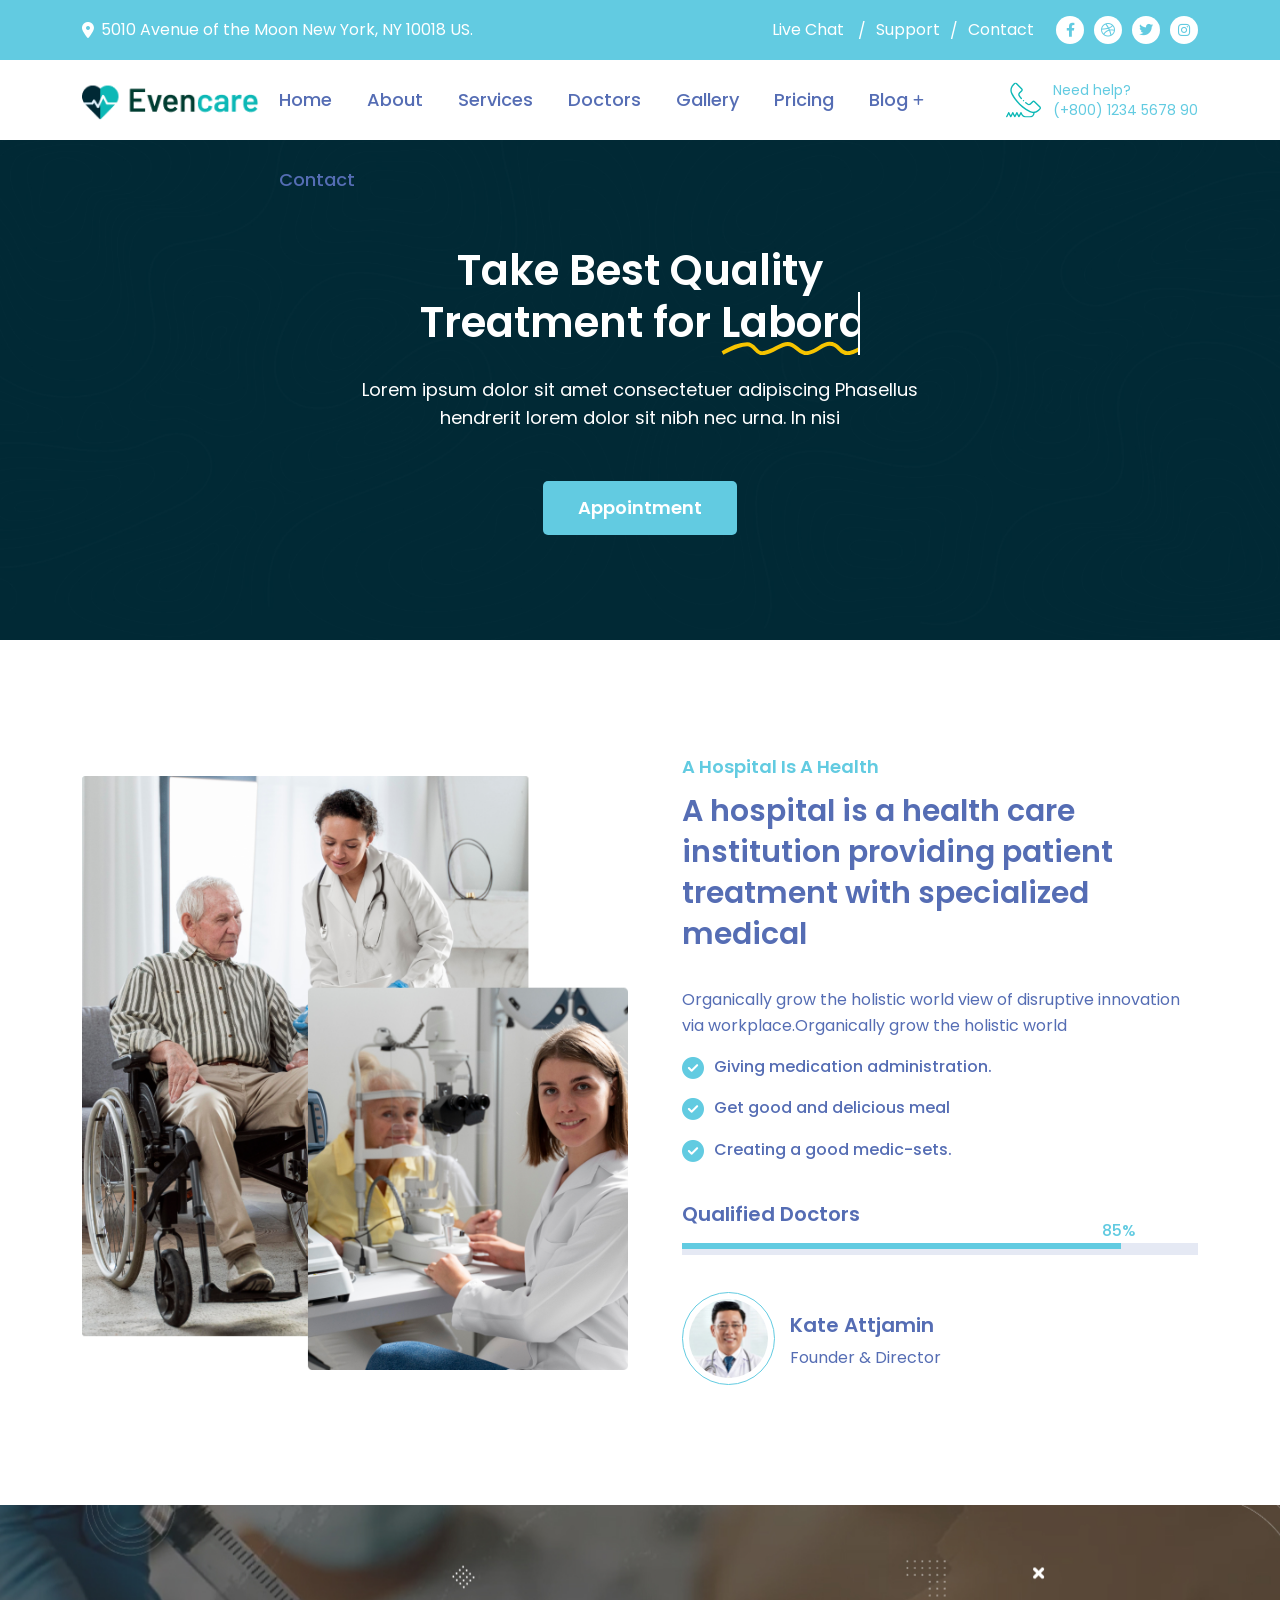
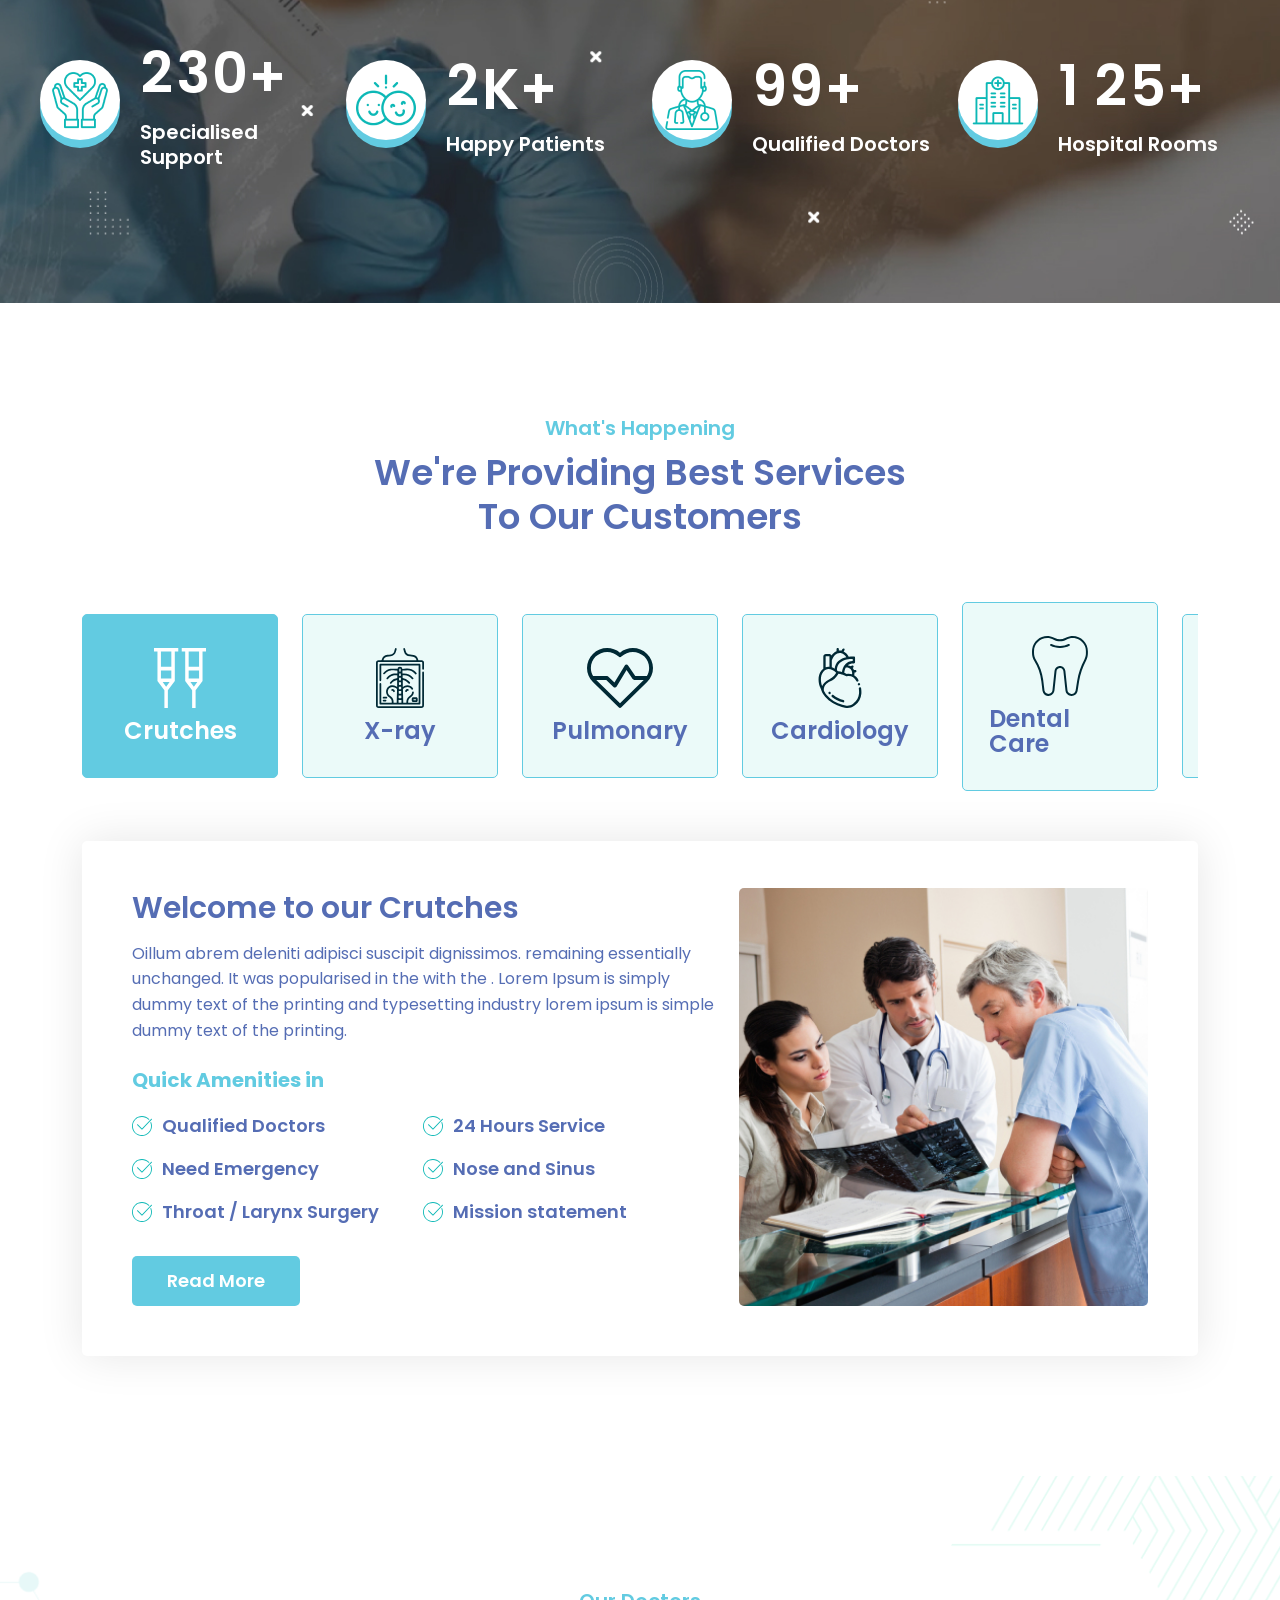
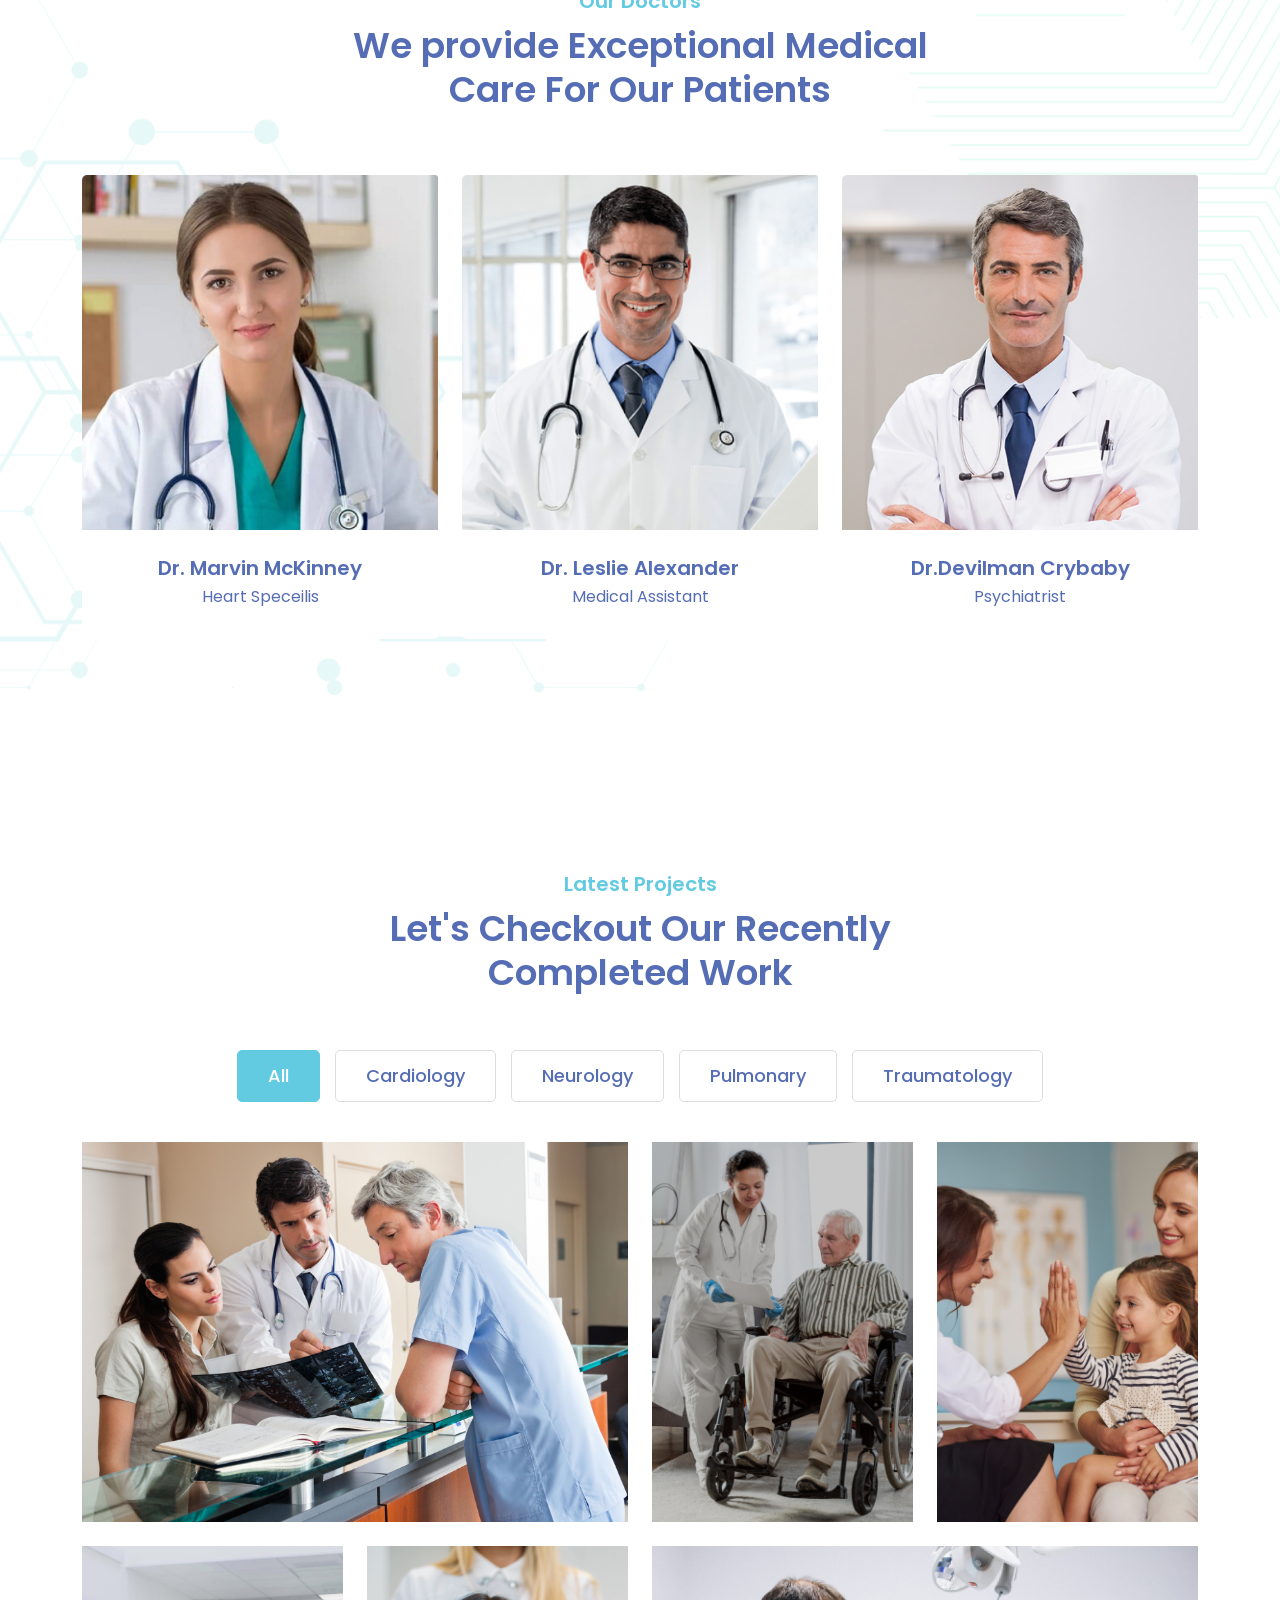
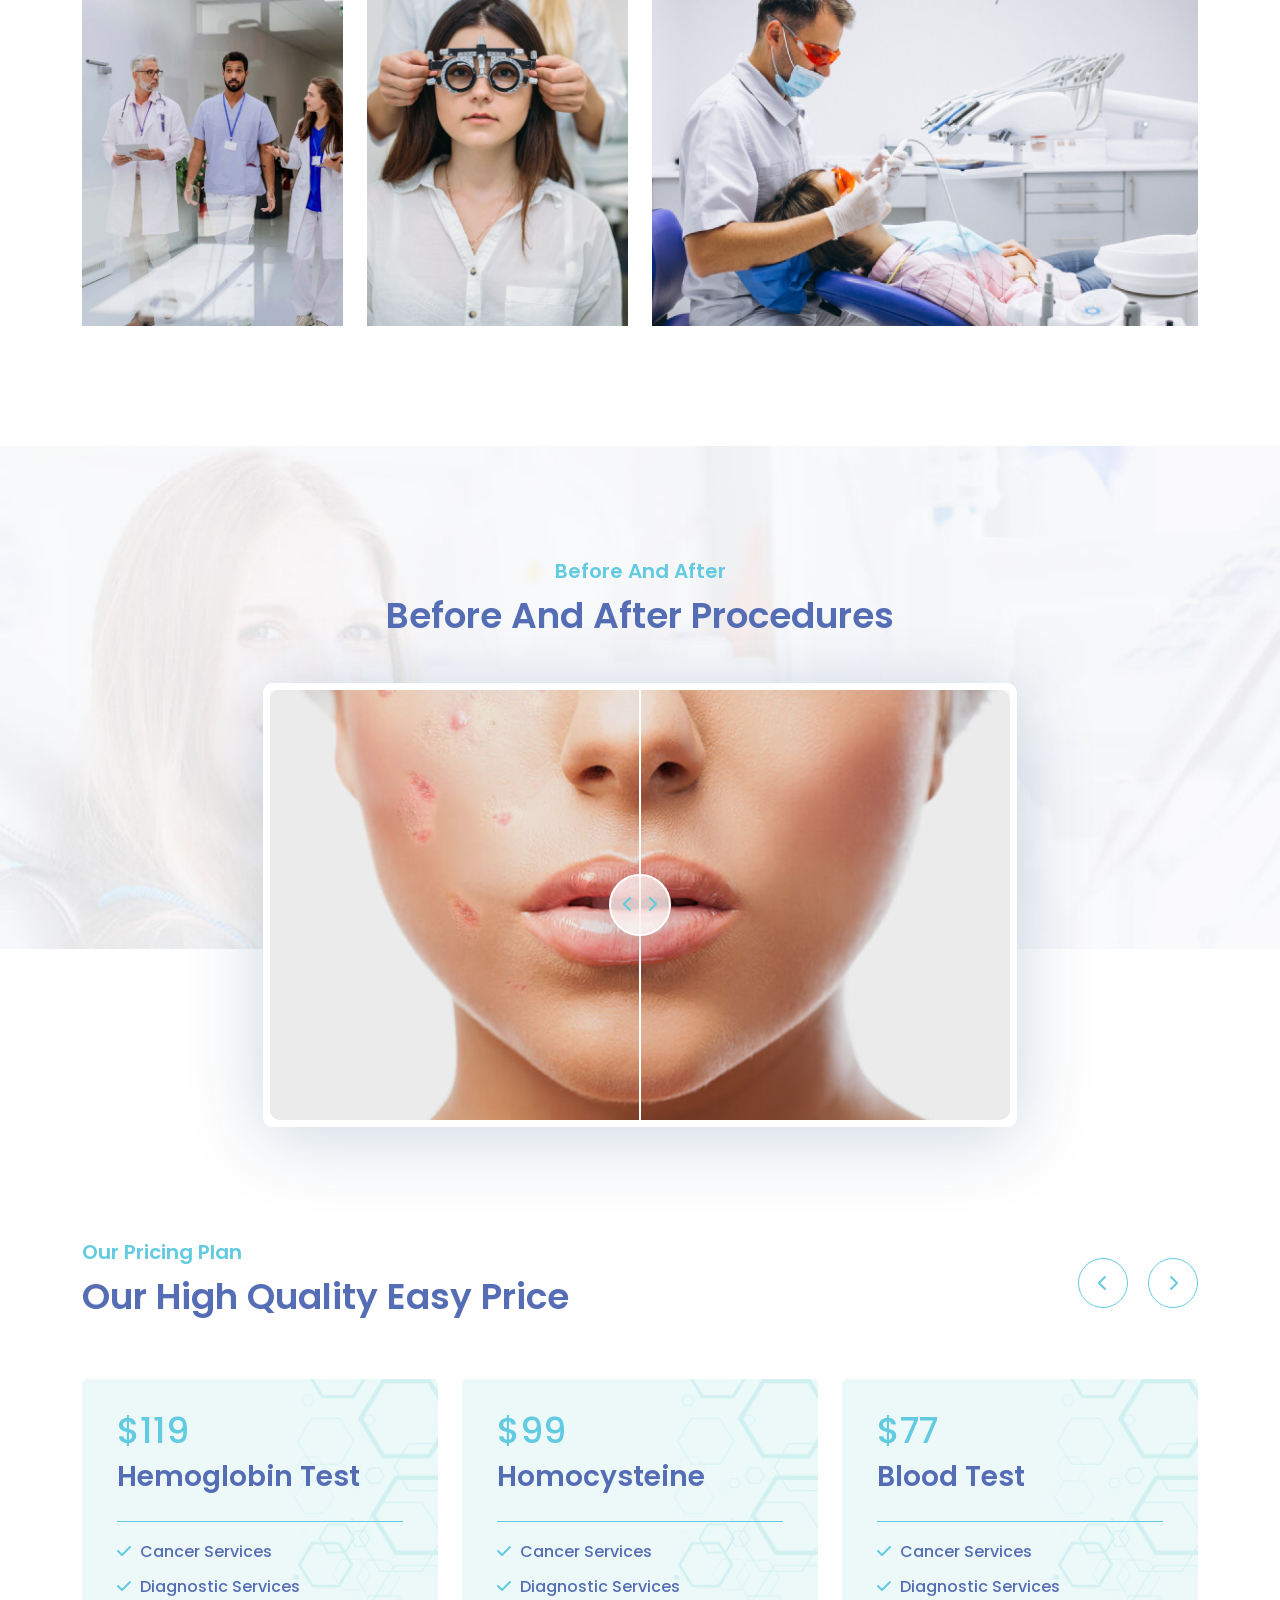
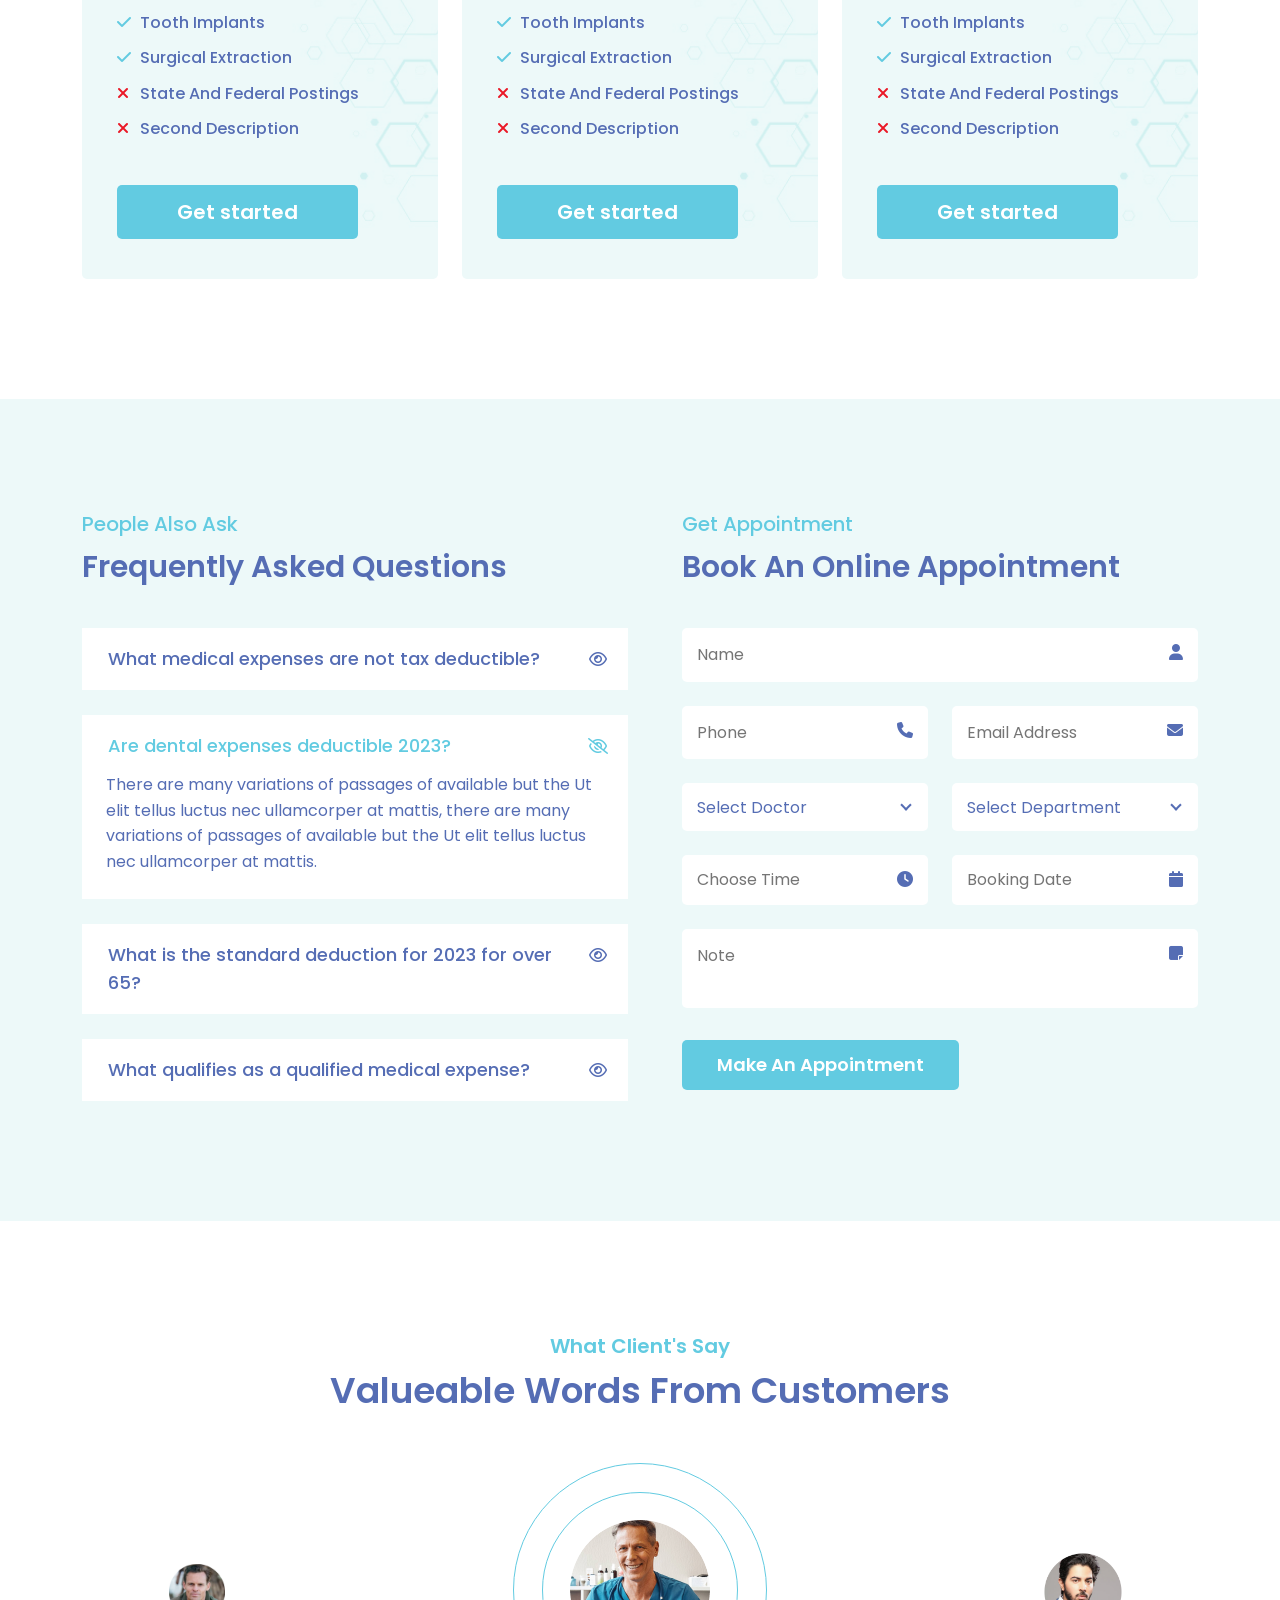
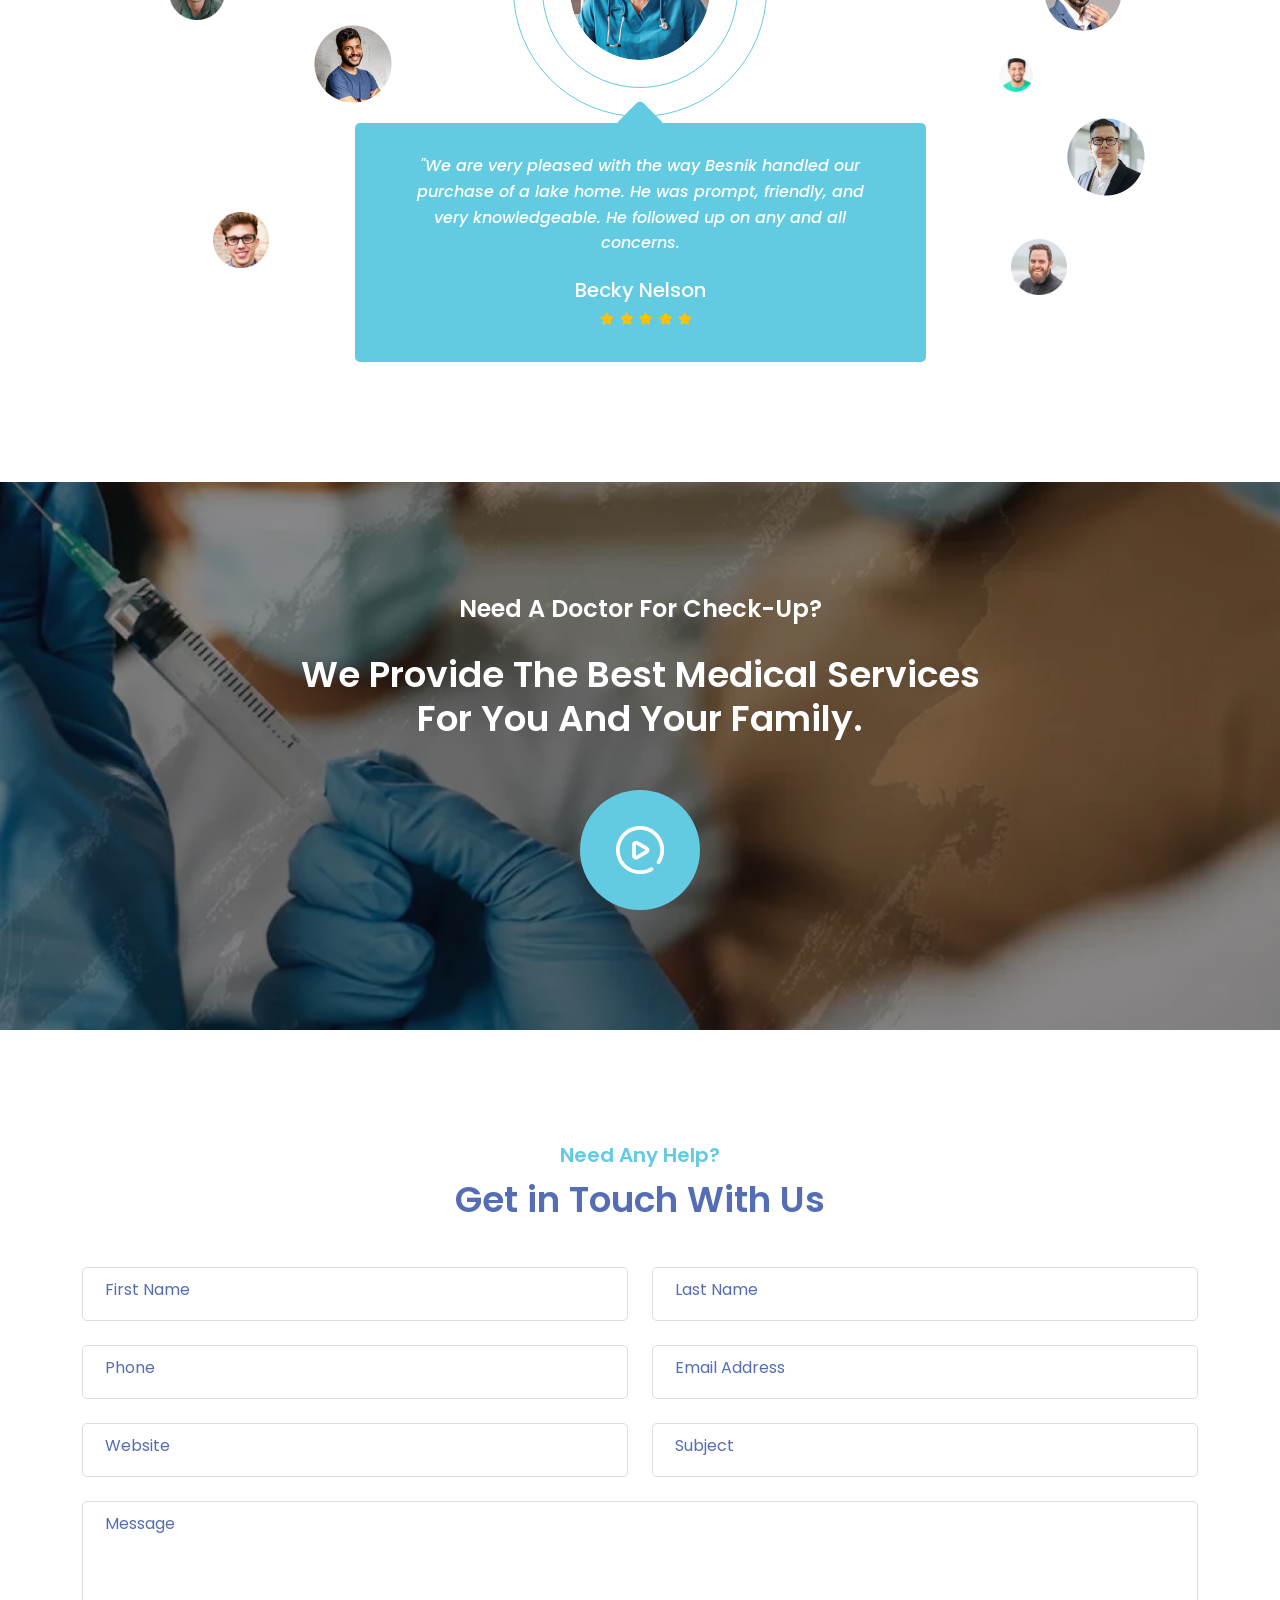
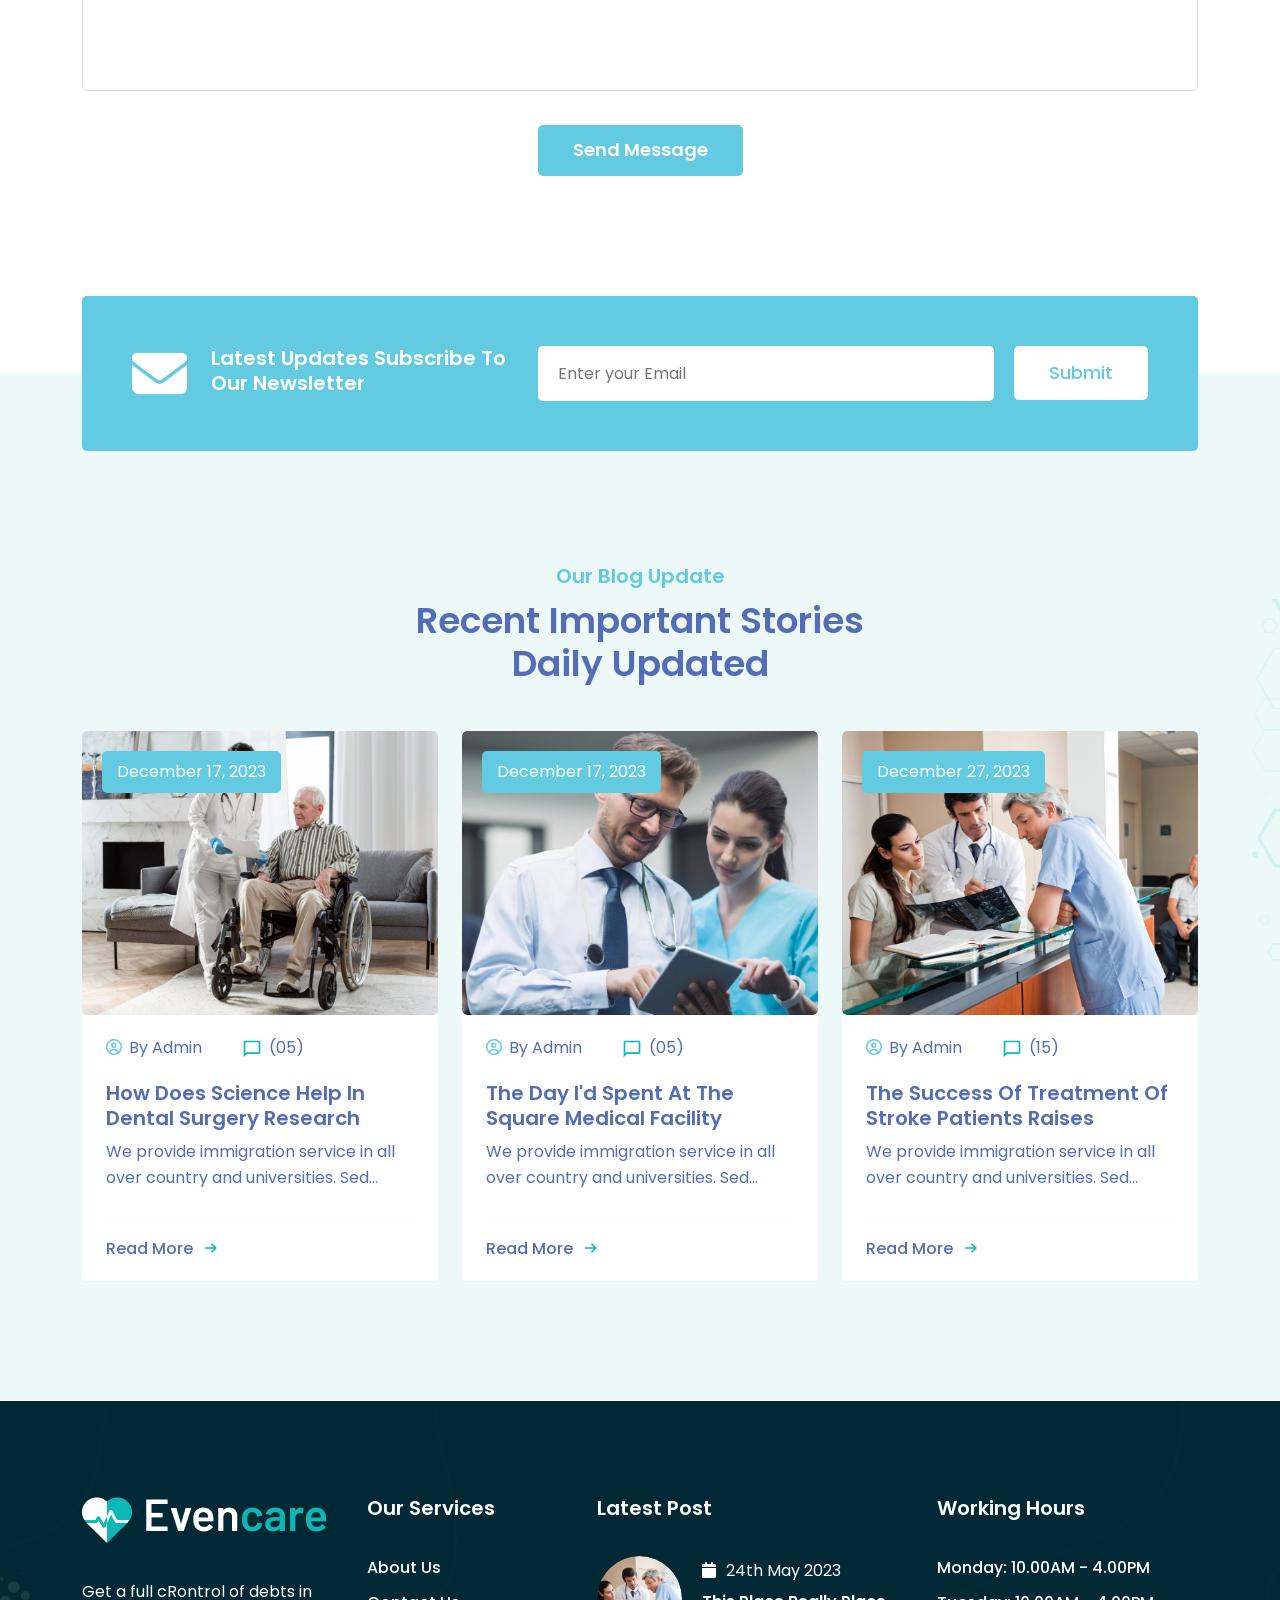
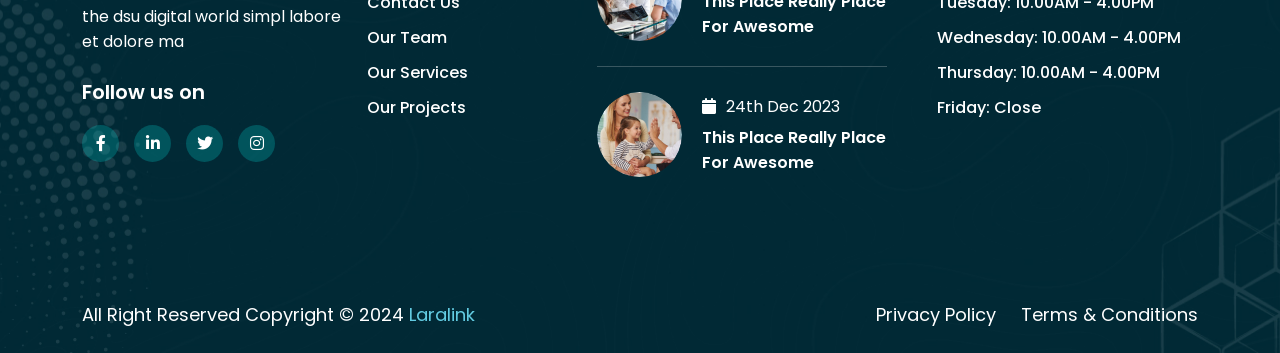
<file: home-v5.html>
<!DOCTYPE html>
<html class="no-js" lang="en">
  <head>
    <!-- Meta Tags -->
    <meta charset="utf-8">
    <meta http-equiv="x-ua-compatible" content="ie=edge">
    <meta name="viewport" content="width=device-width, initial-scale=1">
    <meta name="author" content="Laralink">
    <!-- Favicon Icon -->
    <link rel="icon" href="assets/images/icons/favicon.png">
    <!-- Site Title -->
    <title>Evencare - Medical Landing Page HTML Template</title>
    <link rel="stylesheet" href="assets/css/bootstrap.min.css">
    <link rel="stylesheet" href="assets/css/fontawesome.min.css">
    <link rel="stylesheet" href="assets/css/animate.css">
    <link rel="stylesheet" href="assets/css/animated-text.css">
    <link rel="stylesheet" href="assets/css/slick.min.css">
    <link rel="stylesheet" href="assets/css/light_gallery.min.css">
    <link rel="stylesheet" href="assets/css/odometer.css">
    <link rel="stylesheet" href="assets/css/timepicker.min.css">
    <link rel="stylesheet" href="assets/css/jquery-ui.min.css">
    <link rel="stylesheet" href="assets/css/select2.min.css">
    <link rel="stylesheet" href="assets/css/style.css">
  </head>
  <body>
  <!-- Start Preloader -->
  <div class="cs_preloader cs_accent_color_v1">
    <div class="cs_preloader_in">
      <div class="cs_wave_first">
        <svg enable-background="new 0 0 300.08 300.08" viewBox="0 0 300.08 300.08" xmlns="http://www.w3.org/2000/svg"><g><path d="m293.26 184.14h-82.877l-12.692-76.138c-.546-3.287-3.396-5.701-6.718-5.701-.034 0-.061 0-.089 0-3.369.027-6.199 2.523-6.677 5.845l-12.507 87.602-14.874-148.69c-.355-3.43-3.205-6.056-6.643-6.138-.048 0-.096 0-.143 0-3.39 0-6.274 2.489-6.752 5.852l-19.621 137.368h-9.405l-12.221-42.782c-.866-3.028-3.812-5.149-6.8-4.944-3.13.109-5.777 2.332-6.431 5.395l-8.941 42.332h-73.049c-3.771 0-6.82 3.049-6.82 6.82 0 3.778 3.049 6.82 6.82 6.82h78.566c3.219 0 6.002-2.251 6.67-5.408l4.406-20.856 6.09 21.313c.839 2.939 3.526 4.951 6.568 4.951h20.46c3.396 0 6.274-2.489 6.752-5.845l12.508-87.596 14.874 148.683c.355 3.437 3.205 6.056 6.643 6.138h.143c3.39 0 6.274-2.489 6.752-5.845l14.227-99.599 6.397 38.362c.546 3.287 3.396 5.702 6.725 5.702h88.66c3.771 0 6.82-3.049 6.82-6.82-.001-3.772-3.05-6.821-6.821-6.821z"></path></g>
        </svg>
      </div>
      <div class="cs_wave_second">
        <svg enable-background="new 0 0 300.08 300.08" viewBox="0 0 300.08 300.08" xmlns="http://www.w3.org/2000/svg"><g><path d="m293.26 184.14h-82.877l-12.692-76.138c-.546-3.287-3.396-5.701-6.718-5.701-.034 0-.061 0-.089 0-3.369.027-6.199 2.523-6.677 5.845l-12.507 87.602-14.874-148.69c-.355-3.43-3.205-6.056-6.643-6.138-.048 0-.096 0-.143 0-3.39 0-6.274 2.489-6.752 5.852l-19.621 137.368h-9.405l-12.221-42.782c-.866-3.028-3.812-5.149-6.8-4.944-3.13.109-5.777 2.332-6.431 5.395l-8.941 42.332h-73.049c-3.771 0-6.82 3.049-6.82 6.82 0 3.778 3.049 6.82 6.82 6.82h78.566c3.219 0 6.002-2.251 6.67-5.408l4.406-20.856 6.09 21.313c.839 2.939 3.526 4.951 6.568 4.951h20.46c3.396 0 6.274-2.489 6.752-5.845l12.508-87.596 14.874 148.683c.355 3.437 3.205 6.056 6.643 6.138h.143c3.39 0 6.274-2.489 6.752-5.845l14.227-99.599 6.397 38.362c.546 3.287 3.396 5.702 6.725 5.702h88.66c3.771 0 6.82-3.049 6.82-6.82-.001-3.772-3.05-6.821-6.821-6.821z"></path></g>
        </svg>
      </div>
    </div>
  </div>
  <!-- End Preloader -->
  <!-- Start Header Section -->
  <header class="cs_site_header cs_style_1 cs_sticky_header">
    <div class="cs_top_header cs_accent_bg_v1">
      <div class="container">
        <div class="cs_top_header_in">
          <div class="cs_top_header_left">
           <div class="cs_top_nav cs_fs_16 cs_white_color">
              <i class="fa-solid fa-location-dot"></i>5010 Avenue of the Moon New York, NY 10018 US.
            </div>
          </div>
          <div class="cs_top_header_right">
           <ul class="cs_top_nav  cs_mp0">
              <li><a href="#">Live Chat </a></li>
              <li><a href="#">Support</a></li>
              <li><a href="#">Contact</a></li>
            </ul>
            <div class="cs_social_btns cs_style_1">
              <a href="https://www.facebook.com/" target="_blank"> <i class="fa-brands fa-facebook-f"></i></a>
              <a href="https://dribbble.com/" target="_blank"> <i class="fa-brands fa-dribbble"></i></a>
              <a href="https://twitter.com/" target="_blank"><i class="fa-brands fa-twitter"></i></a>
              <a href="https://www.instagram.com/" target="_blank"><i class="fa-brands fa-instagram"></i></a>
            </div>
          </div>
        </div>
      </div>
    </div>
    <div class="cs_main_header">
      <div class="container">
        <div class="cs_main_header_in">
          <div class="cs_main_header_left">
            <a class="cs_site_branding" href="index.html">
              <img src="assets/images/logo.png" alt="Logo">
            </a>
            <div class="cs_nav cs_primary_font">
              <ul class="cs_nav_list cs_fs_18">
                <li><a href="#home">Home</a></li>
                <li><a href="#about">About</a></li>
                <li><a href="#services">Services</a></li>
                <li><a href="#doctors">Doctors</a></li>
                <li><a href="#gallery">Gallery</a></li>
                <li><a href="#pricing">Pricing</a></li>
                <li class="menu_item_has_children"><a href="#blog">Blog</a>
                  <ul>
                    <li><a href="blog-right-sidebar.html">Blog Right Sidebar</a></li>
                    <li><a href="blog-left-sidebar.html">Blog Left Sidebar</a></li>
                    <li><a href="blog-list.html">Blog List</a></li>
                    <li><a href="blog-grid.html">Blog Grid</a></li>
                    <li><a href="blog-details-right-sidebar.html">Blog Details Right Sidebar</a></li>
                    <li><a href="blog-details-left-sidebar.html">Blog Details Left Sidebar</a></li>
                    <li><a href="blog-details-no-sidebar.html">Blog Details No Sidebar</a></li>
                  </ul>
                </li>
                <li><a href="#contact">Contact</a></li>
              </ul>
            </div>
          </div>
          <div class="cs_main_header_right cs_accent_color_v1">
            <div class="cs_header_contact">
              <div class="cs_header_contact_icon text-accent">
               <img src="assets/images/icons/phone_icon_3.svg" alt="">
              </div>
              <div class="cs_header_contact_right">
                <h3 class="cs_fs_14 cs_normal cs_accent_color_v1 mb-0">Need help?</h3>
                <h3 class="cs_fs_14 cs_normal cs_accent_color_v1 mb-0">(+800) 1234 5678 90</h3>
              </div>
            </div>
          </div>
        </div>
      </div>
    </div>
  </header>
  <!-- End Header Section -->
  <!-- Start Hero Section -->
  <section class="cs_hero cs_style_5 position-relative" id="home">
    <div class="cs_hero_top cs_bg_filled cs_primary_bg cs_bg_filed" data-src="assets/images/hero_bg_11.jpeg">
    <div class="container">
      <div class="cs_hero_text text-center">
        <h1 class="cs_hero_title cs_headline clip cs_fs_60 cs_semibold cs_white_color">Take Best Quality <br> Treatment for
           <span class="cs_words_wrapper">
            <b class="is-visible">Crutches.</b>
            <b>Laboratory.</b>
            <b>Cardiology.</b>
            <b>Dentist.</b>
            <b>Neurology.</b>
          </span></h1>
        <p class="cs_hero_subtitle cs_fs_18 cs_white_color">Lorem ipsum dolor sit amet consectetuer adipiscing Phasellus <br> hendrerit lorem dolor sit nibh nec urna. In nisi</p>
        <a href="#appointment"
          class="cs_btn cs_style_1 cs_fs_18 cs_semibold cs_accent_bg_v1 cs_white_color">Appointment</a>
      </div>
      <div class="cs_hero_bubble1 position-absolute"></div>
      <div class="cs_hero_bubble2 position-absolute">
      </div>
      <div class="cs_hero_bubble3 position-absolute"></div>
      </div>
    <div class="cs_height_120 cs_height_lg_80"></div>
  </div>
  </section>
  <!-- End Hero Section -->
  <!-- Start About Section -->
   <section class="cs_about cs_style_1" id="about">
    <div class="cs_height_120 cs_height_lg_80"></div>
    <div class="container">
      <div class="row cs_gap_y_40 align-items-center">
        <div class="col-lg-6">
          <div class="cs_about_thumb wow fadeInLeft">
            <img src="assets/images/about_left.png" alt="About Thumb">
          </div>
        </div>
        <div class="col-lg-6">
          <div class="cs_pl_30">
            <div class="cs_section_heading cs_style_1">
              <h3 class="cs_section_title_up cs_accent_color_v1 cs_semibold cs_fs_18">A Hospital is a Health</h3>
              <h2 class="cs_section_title cs_semibold cs_fs_35 mb-0">A hospital is a health care institution providing patient treatment with specialized medical</h2>
            </div>
            <div class="cs_height_32 cs_height_lg_20"></div>
              <p class="cs_about_text">Organically grow the holistic world view of disruptive innovation via workplace.Organically grow the holistic world</p>
            <ul class="cs_list cs_style_1 cs_mp0 cs_primary_color cs_medium">
              <li>
                <i class="fa-solid fa-circle-check cs_accent_color_v1"></i>
                Giving medication administration.</li>
              <li>
                <i class="fa-solid fa-circle-check cs_accent_color_v1"></i>
                Get good and delicious meal</li>
              <li>
                <i class="fa-solid fa-circle-check cs_accent_color_v1"></i>
                Creating a good medic-sets.
              </li>
            </ul>
              <div class="cs_review_progress_wrap">
                <div class="cs_progress_text">
                  <h3 class="cs_fs_20 cs_semibold mb-0">Qualified Doctors</h3>
                </div>
                <div class="cs_progress_container">
                  <div class="cs_progress" data-progress="85">
                    <div class="cs_progress_percentage">
                      <div class="progress_value"><span>85%</span></div>
                    </div>
                  </div>
                </div>
              </div>
              <div class="cs_author_card">
                <div class="cs_author_thumb cs_center">
                  <img src="assets/images/avatar_1.jpeg" alt="Author">
                </div>
                <div class="cs_author_info">
                  <h3 class="cs_author_title cs_fs_20 cs_semibold">Kate Attjamin</h3>
                  <p class="mb-0">Founder & Director</p>
                </div>
              </div>
          </div>
        </div>
      </div>
    </div>
    <div class="cs_height_120 cs_height_lg_80"></div>
  </section>
  <!-- End About Section -->
  <!-- Start Counter Section -->
  <section class="cs_counting cs_bg_filed cs_primary_bg" data-src="assets/images/counter_bg.jpeg">
    <div class="cs_height_133 cs_height_lg_80"></div>
    <div class="container-fluid">
      <div class="row cs_gap_y_40 align-items-center justify-content-between">
        <div class="col-xl-3 col-md-6">
          <div class="cs_funfact cs_style_1">
            <div class="cs_funfact_icon cs_center">
              <img src="assets/images/icons/funfact_icon_1.png" alt="Icon">
            </div>
            <div class="cs_funfact_text">
              <h2 class="cs_counter_number cs_fs_65 cs_white_color d-flex align-items-center cs_semibold"><span
                  data-count-to="230" class="odometer"></span>+</h2>
              <p class="cs_counter_title cs_fs_24 cs_semibold cs_white_color mb-0">Specialised Support</p>
            </div>
          </div>
        </div>
        <div class="col-xl-3 col-md-6">
          <div class="cs_funfact cs_style_1">
            <div class="cs_funfact_icon cs_center">
              <img src="assets/images/icons/funfact_icon_2.png" alt="Icon">
            </div>
            <div class="cs_funfact_text">
              <h2 class="cs_counter_number cs_fs_65 cs_white_color d-flex align-items-center cs_semibold"><span data-count-to="2" class="odometer"></span>K+</h2>
              <p class="cs_counter_title cs_fs_24 cs_semibold cs_white_color mb-0">Happy Patients</p>
            </div>
          </div>
        </div>
        <div class="col-xl-3 col-md-6">
          <div class="cs_funfact cs_style_1">
            <div class="cs_funfact_icon cs_center">
              <img src="assets/images/icons/funfact_icon_3.png" alt="Icon">
            </div>
            <div class="cs_funfact_text">
              <h2 class="cs_counter_number cs_fs_65 cs_white_color d-flex align-items-center cs_semibold"><span
                  data-count-to="99" class="odometer"></span>+</h2>
              <p class="cs_counter_title cs_fs_24 cs_semibold cs_white_color mb-0">Qualified Doctors</p>
            </div>
          </div>
        </div>
        <div class="col-xl-3 col-md-6">
          <div class="cs_funfact cs_style_1">
            <div class="cs_funfact_icon cs_center">
              <img src="assets/images/icons/funfact_icon_4.png" alt="Icon">
            </div>
            <div class="cs_funfact_text">
              <h2 class="cs_counter_number cs_fs_65 cs_white_color d-flex align-items-center cs_semibold"><span
                  data-count-to="125" class="odometer"></span>+</h2>
              <p class="cs_counter_title cs_fs_24 cs_semibold cs_white_color mb-0">Hospital Rooms</p>
            </div>
          </div>
        </div>
      </div>
    </div>
    <div class="cs_height_133 cs_height_lg_80"></div>
  </section>
  <!-- End Counter Section -->
  <!-- Start Service Section -->
  <section id="services">
    <div class="cs_height_120 cs_height_lg_80"></div>
    <div class="container">
      <div class="cs_section_heading cs_style_1 text-center">
        <h3 class="cs_section_title_up cs_accent_color_v1 cs_semibold cs_fs_24">What's Happening</h3>
        <h2 class="cs_section_title cs_semibold cs_fs_45 wow fadeInUp mb-0">We're Providing Best Services <br> To Our Customers</h2>
      </div>
      <div class="cs_height_63 cs_height_lg_40"></div>
    </div>
    <div class="container">
      <div class="cs_tabs">
        <ul class="cs_tab_links cs_style_1 cs_mp0">
          <li class="active">
            <a href="#crutches">
              <img src="assets/images/icons/crutches.svg" alt="Icon">
              <span>Crutches</span>
            </a>
          </li>
          <li>
            <a href="#x_ray">
              <img src="assets/images/icons/xray.svg" alt="Icon">
              <span>X-ray</span>
            </a>
          </li>
          <li>
            <a href="#pulmonary">
              <img src="assets/images/icons/pulmonary.svg" alt="Icon">
              <span>Pulmonary</span>
            </a>
          </li>
          <li>
            <a href="#cardiology">
              <img src="assets/images/icons/cardiology.svg" alt="Icon">
              <span>Cardiology</span>
            </a>
          </li>
          <li>
            <a href="#dental">
              <img src="assets/images/icons/dental.svg" alt="Icon">
              <span>Dental Care</span>
            </a>
          </li>
          <li>
            <a href="#neurology">
              <img src="assets/images/icons/neurology.svg" alt="Icon">
              <span>Neurology</span>
            </a>
          </li>
        </ul>
        <div class="cs_height_50 cs_height_lg_40"></div>
        <div class="tab-content">
          <div id="crutches" class="cs_tab active">
            <div class="cs_card cs_style_1 cs_white_bg cs_radius_5">
              <div class="row cs_gap_y_20">
                <div class="col-lg-7">
                  <div class="cs_card_text">
                    <h2 class="cs_card_title cs_fs_35 cs_semibold">Welcome to our Crutches</h2>
                    <p class="cs_card_subtitle">Oillum abrem deleniti adipisci suscipit dignissimos. remaining essentially unchanged. It was popularised in the with the . Lorem Ipsum is simply dummy text of the printing and typesetting industry lorem ipsum is simple dummy text of the printing.</p>
                    <h3 class="cs_list_title cs_fs_20 cs_bold cs_accent_color_v1">Quick Amenities in</h3>
                    <ul class="cs_list cs_style_2 cs_mp0 cs_fs_18 cs_primary_color cs_semibold">
                      <li>
                        <i><img src="assets/images/icons/checked_icon.svg" alt="Icon"></i>
                        Qualified Doctors
                      </li>
                      <li>
                        <i><img src="assets/images/icons/checked_icon.svg" alt="Icon"></i>
                        24 Hours Service
                      </li>
                      <li>
                        <i><img src="assets/images/icons/checked_icon.svg" alt="Icon"></i>
                        Need Emergency
                      </li>
                      <li>
                        <i><img src="assets/images/icons/checked_icon.svg" alt="Icon"></i>
                        Nose and Sinus
                      </li>
                      <li>
                        <i><img src="assets/images/icons/checked_icon.svg" alt="Icon"></i>
                        Throat / Larynx Surgery
                      </li>
                      <li>
                        <i><img src="assets/images/icons/checked_icon.svg" alt="Icon"></i>
                        Mission statement
                      </li>
                    </ul>
                    <a href="#" class="cs_btn cs_style_1 cs_size_md cs_fs_18 cs_semibold cs_accent_bg_v1 cs_white_color">Read More</a>
                  </div>
                </div>
                <div class="col-lg-5 text-end">
                  <div class="cs_card_thumb cs_radius_5">
                    <img src="assets/images/department_img_1.jpeg" alt="Department Image">
                  </div>
                </div>
              </div>
            </div>
          </div>
          <div id="x_ray" class="cs_tab">
            <div class="cs_card cs_style_1 cs_white_bg cs_radius_5">
              <div class="row cs_gap_y_20">
                <div class="col-lg-7">
                  <div class="cs_card_text">
                    <h2 class="cs_card_title cs_fs_35 cs_semibold">Welcome to our X-Ray</h2>
                    <p class="cs_card_subtitle">Oillum abrem deleniti adipisci suscipit dignissimos. remaining essentially unchanged. It was popularised in the with the . Lorem Ipsum is simply dummy text of the printing and typesetting industry lorem ipsum is simple dummy text of the printing.</p>
                    <h3 class="cs_list_title cs_fs_20 cs_bold cs_accent_color_v1">Quick Amenities in</h3>
                    <ul class="cs_list cs_style_2 cs_mp0 cs_fs_18 cs_primary_color cs_semibold">
                      <li>
                        <i><img src="assets/images/icons/checked_icon.svg" alt="Icon"></i>
                        Qualified Doctors
                      </li>
                      <li>
                        <i><img src="assets/images/icons/checked_icon.svg" alt="Icon"></i>
                        24 Hours Service
                      </li>
                      <li>
                        <i><img src="assets/images/icons/checked_icon.svg" alt="Icon"></i>
                        Need Emergency
                      </li>
                      <li>
                        <i><img src="assets/images/icons/checked_icon.svg" alt="Icon"></i>
                        Nose and Sinus
                      </li>
                      <li>
                        <i><img src="assets/images/icons/checked_icon.svg" alt="Icon"></i>
                        Throat / Larynx Surgery
                      </li>
                      <li>
                        <i><img src="assets/images/icons/checked_icon.svg" alt="Icon"></i>
                        Mission statement
                      </li>
                    </ul>
                    <a href="#" class="cs_btn cs_style_1 cs_size_md cs_fs_18 cs_semibold cs_accent_bg_v1 cs_white_color">Read More</a>
                  </div>
                </div>
                <div class="col-lg-5 text-end">
                  <div class="cs_card_thumb cs_radius_5">
                    <img src="assets/images/department_img_2.jpeg" alt="Department Image">
                  </div>
                </div>
              </div>
            </div>
          </div>
          <div id="pulmonary" class="cs_tab">
            <div class="cs_card cs_style_1 cs_white_bg cs_radius_5">
              <div class="row cs_gap_y_20">
                <div class="col-lg-7">
                  <div class="cs_card_text">
                    <h2 class="cs_card_title cs_fs_35 cs_semibold">Welcome to our Pulmonary</h2>
                    <p class="cs_card_subtitle">Oillum abrem deleniti adipisci suscipit dignissimos. remaining essentially unchanged. It was popularised in the with the . Lorem Ipsum is simply dummy text of the printing and typesetting industry lorem ipsum is simple dummy text of the printing.</p>
                    <h3 class="cs_list_title cs_fs_20 cs_bold cs_accent_color_v1">Quick Amenities in</h3>
                    <ul class="cs_list cs_style_2 cs_mp0 cs_fs_18 cs_primary_color cs_semibold">
                      <li>
                        <i><img src="assets/images/icons/checked_icon.svg" alt="Icon"></i>
                        Qualified Doctors
                      </li>
                      <li>
                        <i><img src="assets/images/icons/checked_icon.svg" alt="Icon"></i>
                        24 Hours Service
                      </li>
                      <li>
                        <i><img src="assets/images/icons/checked_icon.svg" alt="Icon"></i>
                        Need Emergency
                      </li>
                      <li>
                        <i><img src="assets/images/icons/checked_icon.svg" alt="Icon"></i>
                        Nose and Sinus
                      </li>
                      <li>
                        <i><img src="assets/images/icons/checked_icon.svg" alt="Icon"></i>
                        Throat / Larynx Surgery
                      </li>
                      <li>
                        <i><img src="assets/images/icons/checked_icon.svg" alt="Icon"></i>
                        Mission statement
                      </li>
                    </ul>
                    <a href="#" class="cs_btn cs_style_1 cs_size_md cs_fs_18 cs_semibold cs_accent_bg_v1 cs_white_color">Read More</a>
                  </div>
                </div>
                <div class="col-lg-5 text-end">
                  <div class="cs_card_thumb cs_radius_5">
                    <img src="assets/images/department_img_3.jpeg" alt="Department Image">
                  </div>
                </div>
              </div>
            </div>
          </div>
          <div id="cardiology" class="cs_tab">
            <div class="cs_card cs_style_1 cs_white_bg cs_radius_5">
              <div class="row cs_gap_y_20">
                <div class="col-lg-7">
                  <div class="cs_card_text">
                    <h2 class="cs_card_title cs_fs_35 cs_semibold">Welcome to our Cardiology</h2>
                    <p class="cs_card_subtitle">Oillum abrem deleniti adipisci suscipit dignissimos. remaining essentially unchanged. It was popularised in the with the . Lorem Ipsum is simply dummy text of the printing and typesetting industry lorem ipsum is simple dummy text of the printing.</p>
                    <h3 class="cs_list_title cs_fs_20 cs_bold cs_accent_color_v1">Quick Amenities in</h3>
                    <ul class="cs_list cs_style_2 cs_mp0 cs_fs_18 cs_primary_color cs_semibold">
                      <li>
                        <i><img src="assets/images/icons/checked_icon.svg" alt="Icon"></i>
                        Qualified Doctors
                      </li>
                      <li>
                        <i><img src="assets/images/icons/checked_icon.svg" alt="Icon"></i>
                        24 Hours Service
                      </li>
                      <li>
                        <i><img src="assets/images/icons/checked_icon.svg" alt="Icon"></i>
                        Need Emergency
                      </li>
                      <li>
                        <i><img src="assets/images/icons/checked_icon.svg" alt="Icon"></i>
                        Nose and Sinus
                      </li>
                      <li>
                        <i><img src="assets/images/icons/checked_icon.svg" alt="Icon"></i>
                        Throat / Larynx Surgery
                      </li>
                      <li>
                        <i><img src="assets/images/icons/checked_icon.svg" alt="Icon"></i>
                        Mission statement
                      </li>
                    </ul>
                    <a href="#" class="cs_btn cs_style_1 cs_size_md cs_fs_18 cs_semibold cs_accent_bg_v1 cs_white_color">Read More</a>
                  </div>
                </div>
                <div class="col-lg-5 text-end">
                  <div class="cs_card_thumb cs_radius_5">
                    <img src="assets/images/department_img_4.jpeg" alt="Department Image">
                  </div>
                </div>
              </div>
            </div>
          </div>
          <div id="dental" class="cs_tab">
            <div class="cs_card cs_style_1 cs_white_bg cs_radius_5">
              <div class="row cs_gap_y_20">
                <div class="col-lg-7">
                  <div class="cs_card_text">
                    <h2 class="cs_card_title cs_fs_35 cs_semibold">Welcome to our Dental</h2>
                    <p class="cs_card_subtitle">Oillum abrem deleniti adipisci suscipit dignissimos. remaining essentially unchanged. It was popularised in the with the . Lorem Ipsum is simply dummy text of the printing and typesetting industry lorem ipsum is simple dummy text of the printing.</p>
                    <h3 class="cs_list_title cs_fs_20 cs_bold cs_accent_color_v1">Quick Amenities in</h3>
                    <ul class="cs_list cs_style_2 cs_mp0 cs_fs_18 cs_primary_color cs_semibold">
                      <li>
                        <i><img src="assets/images/icons/checked_icon.svg" alt="Icon"></i>
                        Qualified Doctors
                      </li>
                      <li>
                        <i><img src="assets/images/icons/checked_icon.svg" alt="Icon"></i>
                        24 Hours Service
                      </li>
                      <li>
                        <i><img src="assets/images/icons/checked_icon.svg" alt="Icon"></i>
                        Need Emergency
                      </li>
                      <li>
                        <i><img src="assets/images/icons/checked_icon.svg" alt="Icon"></i>
                        Nose and Sinus
                      </li>
                      <li>
                        <i><img src="assets/images/icons/checked_icon.svg" alt="Icon"></i>
                        Throat / Larynx Surgery
                      </li>
                      <li>
                        <i><img src="assets/images/icons/checked_icon.svg" alt="Icon"></i>
                        Mission statement
                      </li>
                    </ul>
                    <a href="#" class="cs_btn cs_style_1 cs_size_md cs_fs_18 cs_semibold cs_accent_bg_v1 cs_white_color">Read More</a>
                  </div>
                </div>
                <div class="col-lg-5 text-end">
                  <div class="cs_card_thumb cs_radius_5">
                    <img src="assets/images/department_img_5.jpeg" alt="Department Image">
                  </div>
                </div>
              </div>
            </div>
          </div>
          <div id="neurology" class="cs_tab">
            <div class="cs_card cs_style_1 cs_white_bg cs_radius_5">
              <div class="row cs_gap_y_20">
                <div class="col-lg-7">
                  <div class="cs_card_text">
                    <h2 class="cs_card_title cs_fs_35 cs_semibold">Welcome to our Neurology</h2>
                    <p class="cs_card_subtitle">Oillum abrem deleniti adipisci suscipit dignissimos. remaining essentially unchanged. It was popularised in the with the.Lorem Ipsum is simply dummy text of the printing and typesetting industry lorem ipsum is simple dummy text of the printing.</p>
                    <h3 class="cs_list_title cs_fs_20 cs_bold cs_accent_color_v1">Quick Amenities in</h3>
                    <ul class="cs_list cs_style_2 cs_mp0 cs_fs_18 cs_primary_color cs_semibold">
                      <li>
                        <i><img src="assets/images/icons/checked_icon.svg" alt="Icon"></i>
                        Qualified Doctors
                      </li>
                      <li>
                        <i><img src="assets/images/icons/checked_icon.svg" alt="Icon"></i>
                        24 Hours Service
                      </li>
                      <li>
                        <i><img src="assets/images/icons/checked_icon.svg" alt="Icon"></i>
                        Need Emergency
                      </li>
                      <li>
                        <i><img src="assets/images/icons/checked_icon.svg" alt="Icon"></i>
                        Nose and Sinus
                      </li>
                      <li>
                        <i><img src="assets/images/icons/checked_icon.svg" alt="Icon"></i>
                        Throat / Larynx Surgery
                      </li>
                      <li>
                        <i><img src="assets/images/icons/checked_icon.svg" alt="Icon"></i>
                        Mission statement
                      </li>
                    </ul>
                    <a href="#" class="cs_btn cs_style_1 cs_size_md cs_fs_18 cs_semibold cs_accent_bg_v1 cs_white_color">Read More</a>
                  </div>
                </div>
                <div class="col-lg-5 text-end">
                  <div class="cs_card_thumb cs_radius_5">
                    <img src="assets/images/department_img_6.jpeg" alt="Department Image">
                  </div>
                </div>
              </div>
            </div>
          </div>
        </div>
      </div>
    </div>
    <div class="cs_height_120 cs_height_lg_80"></div>
  </section>
  <!-- End Service Section -->
  <!-- Start Doctors Section -->
  <section class="cs_accent_v1_light cs_bg_filed" id="doctors" data-src="assets/images/doctors_bg_1.png">
    <div class="cs_height_120 cs_height_lg_80"></div>
    <div class="container">
      <div class="cs_section_heading cs_style_1 text-center">
        <h3 class="cs_section_title_up cs_accent_color_v1 cs_semibold cs_fs_24">Our Doctors</h3>
        <h2 class="cs_section_title cs_semibold cs_fs_45 wow fadeInUp mb-0">We provide Exceptional Medical <br> Care For Our Patients</h2>
      </div>
      <div class="cs_height_63 cs_height_lg_40"></div>
      <div class="row cs_gap_y_30">
        <div class="col-lg-4">
          <div class="cs_doctor cs_style_1 cs_white_bg cs_radius_5">
            <div class="cs_doctor_thumb position-relative">
              <img src="assets/images/doctor_1.jpeg" alt="Doctor Thumb">
              <div class="cs_social_btns cs_style_1 cs_accent_bg_v1">
                <a href="facebook.com" target="_blank" class="cs_center">
                  <i class="fa-brands fa-facebook-f"></i></a>
                <a href="https://www.instagram.com/" target="_blank" class="cs_center">
                  <i class="fa-brands fa-instagram"></i></a>
                <a href="https://twitter.com/" target="_blank" class="cs_center">
                  <i class="fa-brands fa-twitter"></i></a>
                <a href="https://www.linkedin.com/" target="_blank" class="cs_center">
                  <i class="fa-brands fa-linkedin-in"></i></a>
              </div>
            </div>
            <div class="cs_doctor_info text-center">
              <h3 class="cs_doctor_title cs_fs_24 cs_semibold">
                <a href="doctor-details.html">Dr. Marvin McKinney</a></h3>
              <p class="cs_doctor_subtitle mb-0">Heart Speceilis</p>
            </div>
          </div>
        </div>
        <div class="col-lg-4">
          <div class="cs_doctor cs_style_1 cs_white_bg cs_radius_5">
            <div class="cs_doctor_thumb position-relative">
              <img src="assets/images/doctor_2.jpeg" alt="Doctor Thumb">
              <div class="cs_social_btns cs_style_1 cs_accent_bg_v1">
                <a href="facebook.com" target="_blank" class="cs_center">
                  <i class="fa-brands fa-facebook-f"></i></a>
                <a href="https://www.instagram.com/" target="_blank" class="cs_center">
                  <i class="fa-brands fa-instagram"></i></a>
                <a href="https://twitter.com/" target="_blank" class="cs_center">
                  <i class="fa-brands fa-twitter"></i></a>
                <a href="https://www.linkedin.com/" target="_blank" class="cs_center">
                  <i class="fa-brands fa-linkedin-in"></i></a>
              </div>
            </div>
            <div class="cs_doctor_info text-center">
              <h3 class="cs_doctor_title cs_fs_24 cs_semibold"><a href="doctor-details.html">Dr. Leslie Alexander</a></h3>
              <p class="cs_doctor_subtitle mb-0">Medical Assistant</p>
            </div>
          </div>
        </div>
        <div class="col-lg-4">
          <div class="cs_doctor cs_style_1 cs_white_bg cs_radius_5">
            <div class="cs_doctor_thumb position-relative">
              <img src="assets/images/doctor_3.jpeg" alt="Doctor Thumb">
              <div class="cs_social_btns cs_style_1 cs_accent_bg_v1">
                <a href="facebook.com" target="_blank" class="cs_center">
                  <i class="fa-brands fa-facebook-f"></i></a>
                <a href="https://www.instagram.com/" target="_blank" class="cs_center">
                  <i class="fa-brands fa-instagram"></i></a>
                <a href="https://twitter.com/" target="_blank" class="cs_center">
                  <i class="fa-brands fa-twitter"></i></a>
                <a href="https://www.linkedin.com/" target="_blank" class="cs_center">
                  <i class="fa-brands fa-linkedin-in"></i></a>
              </div>
            </div>
            <div class="cs_doctor_info text-center">
              <h3 class="cs_doctor_title cs_fs_24 cs_semibold"><a href="doctor-details.html">Dr.Devilman Crybaby</a></h3>
              <p class="cs_doctor_subtitle mb-0">Psychiatrist</p>
            </div>
          </div>
        </div>
      </div>
    </div>
    <div class="cs_height_120 cs_height_lg_80"></div>
  </section>
  <!-- End Doctors Section  -->
  <!-- Start Gallery Section !-->
  <section id="gallery">
    <div class="cs_height_120 cs_height_lg_80"></div>
    <div class="container">
      <div class="cs_section_heading cs_style_1 text-center">
        <h3 class="cs_section_title_up cs_accent_color_v1 cs_semibold cs_fs_24 wow fadeInDown">Latest Projects</h3>
        <h2 class="cs_section_title cs_semibold cs_fs_45 mb-0">Let's Checkout Our Recently <br>Completed Work</h2>
      </div>
      <div class="cs_height_45 cs_height_lg_30"></div>
      <div class="cs_portfolio_wrapper">
        <div class="cs_isotop_filter cs_style_1 text-center">
          <ul class="cs_fs_18 cs_medium cs_primary_color cs_mp0">
            <li class="active"><a href="#" data-filter="*">All</a></li>
            <li><a href="#" data-filter=".cardiology">Cardiology</a></li>
            <li><a href="#" data-filter=".neurology">Neurology</a></li>
            <li><a href="#" data-filter=".pulmonary">Pulmonary</a></li>
            <li><a href="#" data-filter=".traumatology">Traumatology</a></li>
          </ul>
        </div>
        <div class="cs_isotop cs_isotop_col_4 cs_has_gutter_24 cs_gallery_list">
          <div class="cs_grid_sizer"></div>
          <div class="cs_isotop_item cs_w50 cardiology urology pulmonary">
            <a href="assets/images/gallery_1.jpeg" class="cs_gallery_item cs_zoom position-relative">
              <img src="assets/images/gallery_1.jpeg" alt="Gallery Image" class="cs_zoom_in">
              <div class="cs_gallery_overlay position-absolute"></div>
              <div class="cs_gallery_icon cs_accent_bg_v1 cs_center position-absolute">
                <img src="assets/images/icons/plus_icon.svg" alt="Icon">
              </div>
            </a>
          </div>
          <div class="cs_isotop_item traumatology urology neurology">
            <a href="assets/images/gallery_2.jpeg" class="cs_gallery_item cs_zoom position-relative">
              <img src="assets/images/gallery_2.jpeg" alt="Gallery Image" class="cs_zoom_in">
              <div class="cs_gallery_overlay position-absolute"></div>
              <div class="cs_gallery_icon cs_accent_bg_v1 cs_center position-absolute">
                <img src="assets/images/icons/plus_icon.svg" alt="Icon">
              </div>
            </a>
          </div>
          <div class="cs_isotop_item cardiology urology neurology">
            <a href="assets/images/gallery_3.jpeg" class="cs_gallery_item cs_zoom position-relative">
              <img src="assets/images/gallery_3.jpeg" alt="Gallery Image" class="cs_zoom_in">
              <div class="cs_gallery_overlay position-absolute"></div>
              <div class="cs_gallery_icon cs_accent_bg_v1 cs_center position-absolute">
                <img src="assets/images/icons/plus_icon.svg" alt="Icon">
              </div>
            </a>
          </div>
          <div class="cs_isotop_item traumatology urology neurology">
            <a href="assets/images/gallery_4.jpeg" class="cs_gallery_item cs_zoom position-relative">
              <img src="assets/images/gallery_4.jpeg" alt="Gallery Image" class="cs_zoom_in">
              <div class="cs_gallery_overlay position-absolute"></div>
              <div class="cs_gallery_icon cs_accent_bg_v1 cs_center position-absolute">
                <img src="assets/images/icons/plus_icon.svg" alt="Icon">
              </div>
            </a>
          </div>
          <div class="cs_isotop_item cardiology urology pulmonary">
            <a href="assets/images/gallery_5.jpeg" class="cs_gallery_item cs_zoom position-relative">
              <img src="assets/images/gallery_5.jpeg" alt="Gallery Image" class="cs_zoom_in">
              <div class="cs_gallery_overlay position-absolute"></div>
              <div class="cs_gallery_icon cs_accent_bg_v1 cs_center position-absolute">
                <img src="assets/images/icons/plus_icon.svg" alt="Icon">
              </div>
            </a>
          </div>
          <div class="cs_isotop_item cs_w50 traumatology urology pulmonary">
            <a href="assets/images/gallery_6.jpeg" class="cs_gallery_item cs_zoom position-relative">
              <img src="assets/images/gallery_6.jpeg" alt="Gallery Image" class="cs_zoom_in">
              <div class="cs_gallery_overlay position-absolute"></div>
              <div class="cs_gallery_icon cs_accent_bg_v1 cs_center position-absolute">
                <img src="assets/images/icons/plus_icon.svg" alt="Icon">
              </div>
            </a>
          </div>
        </div><!-- .isotop -->
      </div>
    </div>
    <div class="cs_height_120 cs_height_lg_80"></div>
  </section>
  <!-- End Gallery Section -->
  <!--Start Before after slider -->
  <section class="cs_bg_filed"  data-src="assets/images/before_after_bg.jpeg">
    <div class="cs_height_120 cs_height_lg_80"></div>
    <div class="container">
      <div class="cs_section_heading cs_style_1 text-center">
        <h3 class="cs_section_title_up cs_accent_color_v1 cs_semibold cs_fs_24">Before and after</h3>
        <h2 class="cs_section_title cs_semibold cs_fs_45 wow fadeIn mb-0">Before And After Procedures</h2>
      </div>
      <div class="cs_height_45 cs_height_lg_30"></div>
    </div>
    <div class="cs_before_after_wrap">
      <div class="cs_half_bg"></div>
      <div class="container">
        <div class="cs_before_after-in">
          <div class="cs_before_after">
            <div class="cs_after cs_single_slide" data-src="assets/images/after.jpeg"></div>
            <div class="cs_before cs_single_slide" data-src="assets/images/before.jpeg"></div>
            <div class="cs_handle_before_after">
              <span></span>
            </div>
          </div>
        </div>
      </div>
    </div>
  </section>
  <!--End Before after slider -->
  <!-- Start Pricing Section -->
  <section class="cs_slider cs_style_1" id="pricing">
    <div class="cs_height_120 cs_height_lg_80"></div>
    <div class="container">
      <div class="cs_slider_heading d-flex align-items-center justify-content-between">
        <div class="cs_section_heading cs_style_1">
          <h3 class="cs_section_title_up cs_semibold cs_fs_24 cs_accent_color_v1">Our Pricing Plan</h3>
          <h2 class="cs_section_title cs_semibold cs_fs_45 mb-0">Our High Quality Easy Price</h2>
        </div>
        <div class="cs_slider_arrows cs_style_1 cs_hide_mobile wow fadeInUp">
          <div class="cs_left_arrow cs_slider_arrow cs_accent_color_v1 cs_center slick-arrow"><i class="fa-solid fa-chevron-left"></i>
          </div>
          <div class="cs_right_arrow cs_slider_arrow cs_accent_color_v1 cs_center slick-arrow"><i class="fa-solid fa-chevron-right"></i>
          </div>
        </div>
      </div>
      <div class="cs_height_60 cs_height_lg_40"></div>
      <div class="cs_slider_container" data-autoplay="0" data-loop="1" data-speed="600" data-center="0" data-slides-per-view="responsive" data-xxs-slides="1" data-xs-slides="1" data-sm-slides="2" data-md-slides="2" data-lg-slides="3" data-add-slides="3">
        <div class="cs_slider_wrapper">
          <div class="slick_slide_in">
            <div class="cs_pricing_table cs_style_1 cs_radius_5 cs_bg_filed position-relative" data-src="assets/images/pricing_bg.jpeg">
              <div class="cs_pricing_overlay cs_primary_bg cs_bg_filed cs_radius_5" data-src="assets/images/pricing_overlay_bg.jpeg"></div>
              <div class="cs_pricing_info">
                <h2 class="cs_price cs_accent_color_v1 cs_fs_45 cs_medium">$119</h2>
                <h3 class="cs_pricing_title cs_fs_28 cs_semibold mb-0">Hemoglobin Test</h3>
              </div>
              <ul class="cs_pricing_feature cs_mp0 cs_medium">
                <li>
                  <span class="cs_feature_icon cs_accent_color_v1">
                    <i class="fa-solid fa-check"></i>                          
                  </span>
                  <span>Cancer Services</span>
                </li>
                <li>
                  <span class="cs_feature_icon cs_accent_color_v1">
                    <i class="fa-solid fa-check"></i>                          
                  </span>
                  <span>Diagnostic Services</span>
                </li>
                <li>
                  <span class="cs_feature_icon cs_accent_color_v1">
                    <i class="fa-solid fa-check"></i>                          
                  </span>
                  <span>Tooth Implants</span>
                </li>
                <li>
                  <span class="cs_feature_icon cs_accent_color_v1">
                    <i class="fa-solid fa-check"></i>                          
                  </span>
                  <span>Surgical Extraction</span>
                </li>
                <li>
                  <span class="cs_feature_icon cs_red_color">
                    <i class="fa-solid fa-xmark"></i>                          
                  </span>
                  <span>State And Federal Postings</span>
                </li>
                <li>
                  <span class="cs_feature_icon cs_red_color">
                    <i class="fa-solid fa-xmark"></i>                         
                  </span>
                  <span>Second Description</span>
                </li>
              </ul>
              <div class="cs_pricing_btn_wrap">
                <a href="#" class="cs_btn cs_style_1 cs_accent_bg_v1 cs_fs_20 cs_semibold cs_white_color">Get started</a>
              </div>
            </div>
          </div>
          <div class="slick_slide_in">
            <div class="cs_pricing_table cs_style_1 cs_radius_5 cs_bg_filed position-relative" data-src="assets/images/pricing_bg.jpeg">
              <div class="cs_pricing_overlay cs_primary_bg cs_bg_filed cs_radius_5" data-src="assets/images/pricing_overlay_bg.jpeg"></div>
              <div class="cs_pricing_info">
                <h2 class="cs_price cs_accent_color_v1 cs_fs_45 cs_medium">$99</h2>
                <h3 class="cs_pricing_title cs_fs_28 cs_semibold mb-0">Homocysteine</h3>
              </div>
              <ul class="cs_pricing_feature cs_mp0 cs_medium">
                <li>
                  <span class="cs_feature_icon cs_accent_color_v1">
                    <i class="fa-solid fa-check"></i>                          
                  </span>
                  <span>Cancer Services</span>
                </li>
                <li>
                  <span class="cs_feature_icon cs_accent_color_v1">
                    <i class="fa-solid fa-check"></i>                          
                  </span>
                  <span>Diagnostic Services</span>
                </li>
                <li>
                  <span class="cs_feature_icon cs_accent_color_v1">
                    <i class="fa-solid fa-check"></i>                          
                  </span>
                  <span>Tooth Implants</span>
                </li>
                <li>
                  <span class="cs_feature_icon cs_accent_color_v1">
                    <i class="fa-solid fa-check"></i>                          
                  </span>
                  <span>Surgical Extraction</span>
                </li>
                <li>
                  <span class="cs_feature_icon cs_red_color">
                    <i class="fa-solid fa-xmark"></i>                          
                  </span>
                  <span>State And Federal Postings</span>
                </li>
                <li>
                  <span class="cs_feature_icon cs_red_color">
                    <i class="fa-solid fa-xmark"></i>                         
                  </span>
                  <span>Second Description</span>
                </li>
              </ul>
              <div class="cs_pricing_btn_wrap">
                <a href="#" class="cs_btn cs_style_1 cs_accent_bg_v1 cs_fs_20 cs_semibold cs_white_color">Get started</a>
              </div>
            </div>
          </div>
          <div class="slick_slide_in">
            <div class="cs_pricing_table cs_style_1 cs_radius_5 cs_bg_filed position-relative" data-src="assets/images/pricing_bg.jpeg">
              <div class="cs_pricing_overlay cs_primary_bg cs_bg_filed cs_radius_5" data-src="assets/images/pricing_overlay_bg.jpeg"></div>
              <div class="cs_pricing_info">
                <h2 class="cs_price cs_accent_color_v1 cs_fs_45 cs_medium">$77</h2>
                <h3 class="cs_pricing_title cs_fs_28 cs_semibold mb-0">Blood Test</h3>
              </div>
              <ul class="cs_pricing_feature cs_mp0 cs_medium">
                <li>
                  <span class="cs_feature_icon cs_accent_color_v1">
                    <i class="fa-solid fa-check"></i>                          
                  </span>
                  <span>Cancer Services</span>
                </li>
                <li>
                  <span class="cs_feature_icon cs_accent_color_v1">
                    <i class="fa-solid fa-check"></i>                          
                  </span>
                  <span>Diagnostic Services</span>
                </li>
                <li>
                  <span class="cs_feature_icon cs_accent_color_v1">
                    <i class="fa-solid fa-check"></i>                          
                  </span>
                  <span>Tooth Implants</span>
                </li>
                <li>
                  <span class="cs_feature_icon cs_accent_color_v1">
                    <i class="fa-solid fa-check"></i>                          
                  </span>
                  <span>Surgical Extraction</span>
                </li>
                <li>
                  <span class="cs_feature_icon cs_red_color">
                    <i class="fa-solid fa-xmark"></i>                          
                  </span>
                  <span>State And Federal Postings</span>
                </li>
                <li>
                  <span class="cs_feature_icon cs_red_color">
                    <i class="fa-solid fa-xmark"></i>                         
                  </span>
                  <span>Second Description</span>
                </li>
              </ul>
              <div class="cs_pricing_btn_wrap">
                <a href="#" class="cs_btn cs_style_1 cs_accent_bg_v1 cs_fs_20 cs_semibold cs_white_color">Get started</a>
              </div>
            </div>
          </div>
          <div class="slick_slide_in">
            <div class="cs_pricing_table cs_style_1 cs_radius_5 cs_bg_filed position-relative" data-src="assets/images/pricing_bg.jpeg">
              <div class="cs_pricing_overlay cs_primary_bg cs_bg_filed cs_radius_5" data-src="assets/images/pricing_overlay_bg.jpeg"></div>
              <div class="cs_pricing_info">
                <h2 class="cs_price cs_accent_color_v1 cs_fs_45 cs_medium">$119</h2>
                <h3 class="cs_pricing_title cs_fs_28 cs_semibold mb-0">Hemoglobin Test</h3>
              </div>
              <ul class="cs_pricing_feature cs_mp0 cs_medium">
                <li>
                  <span class="cs_feature_icon cs_accent_color_v1">
                    <i class="fa-solid fa-check"></i>                          
                  </span>
                  <span>Cancer Services</span>
                </li>
                <li>
                  <span class="cs_feature_icon cs_accent_color_v1">
                    <i class="fa-solid fa-check"></i>                          
                  </span>
                  <span>Diagnostic Services</span>
                </li>
                <li>
                  <span class="cs_feature_icon cs_accent_color_v1">
                    <i class="fa-solid fa-check"></i>                          
                  </span>
                  <span>Tooth Implants</span>
                </li>
                <li>
                  <span class="cs_feature_icon cs_accent_color_v1">
                    <i class="fa-solid fa-check"></i>                          
                  </span>
                  <span>Surgical Extraction</span>
                </li>
                <li>
                  <span class="cs_feature_icon cs_red_color">
                    <i class="fa-solid fa-xmark"></i>                          
                  </span>
                  <span>State And Federal Postings</span>
                </li>
                <li>
                  <span class="cs_feature_icon cs_red_color">
                    <i class="fa-solid fa-xmark"></i>                         
                  </span>
                  <span>Second Description</span>
                </li>
              </ul>
              <div class="cs_pricing_btn_wrap">
                <a href="#" class="cs_btn cs_style_1 cs_accent_bg_v1 cs_fs_20 cs_semibold cs_white_color">Get started</a>
              </div>
            </div>
          </div>
        </div>
        <div class="cs_slider_arrows cs_style_1 cs_hide_desktop">
          <div class="cs_left_arrow cs_slider_arrow cs_accent_color_v1 cs_center slick-arrow"><i class="fa-solid fa-chevron-left"></i>
          </div>
          <div class="cs_right_arrow cs_slider_arrow cs_accent_color_v1 cs_center slick-arrow"><i class="fa-solid fa-chevron-right"></i>
          </div>
        </div>
      </div>
    </div>
    <div class="cs_height_120 cs_height_lg_80"></div>
  </section>
  <!-- End Pricing Section -->
  <!-- Start FAQ Section -->
  <section class="cs_bg_filed" id="appointment" data-src="assets/images/appointment_bg.jpeg">
    <div class="cs_height_120 cs_height_lg_80"></div>
    <div class="container">
      <div class="row cs_gap_y_30">
        <div class="col-lg-6">
          <div class="cs_accordian_wrap">
            <div class="cs_section_heading cs_style_1">
              <h3 class="cs_section_title_up cs_accent_color_v1 cs_medium cs_fs_20">People Also Ask</h3>
              <h2 class="cs_section_title cs_semibold cs_fs_35 mb-0">Frequently Asked Questions</h2>
            </div>
            <div class="cs_height_40 cs_height_lg_30"></div>
            <div class="cs_accordian cs_style_1 cs_white_bg">
              <h3 class="cs_accordian_head cs_fs_18 cs_medium mb-0">
                What medical expenses are not tax deductible?
                <span class="cs_accordian_toggle cs_center">
                  <i class="fa-regular fa-eye"></i>
                   <i class="fa-regular fa-eye-slash"></i>
                </span>
              </h3>
              <div class="cs_accordian_body">
                There are many variations of passages of available but the Ut elit tellus luctus nec ullamcorper at mattis, there are many variations of passages of available but the Ut elit tellus luctus nec ullamcorper at mattis.
              </div>
            </div>
            <div class="cs_accordian cs_style_1 cs_white_bg active">
              <h3 class="cs_accordian_head cs_fs_18 cs_medium mb-0">
                Are dental expenses deductible 2023?
                  <span class="cs_accordian_toggle cs_center">
                    <i class="fa-regular fa-eye"></i>
                    <i class="fa-regular fa-eye-slash"></i>
                  </span>
              </h3>
              <div class="cs_accordian_body">
                There are many variations of passages of available but the Ut elit tellus luctus nec ullamcorper at mattis, there are many variations of passages of available but the Ut elit tellus luctus nec ullamcorper at mattis.
              </div>
            </div>
            <div class="cs_accordian cs_style_1 cs_white_bg">
              <h3 class="cs_accordian_head cs_fs_18 cs_medium mb-0">
                What is the standard deduction for 2023 for over 65?
                <span class="cs_accordian_toggle cs_center">
                  <i class="fa-regular fa-eye"></i>
                  <i class="fa-regular fa-eye-slash"></i>
                </span>
              </h3>
              <div class="cs_accordian_body">
                There are many variations of passages of available but the Ut elit tellus luctus nec ullamcorper at mattis, there are many variations of passages of available but the Ut elit tellus luctus nec ullamcorper at mattis.
              </div>
            </div>
            <div class="cs_accordian cs_style_1 cs_white_bg">
              <h3 class="cs_accordian_head cs_fs_18 cs_medium mb-0">
                What qualifies as a qualified medical expense?
                  <span class="cs_accordian_toggle cs_center">
                    <i class="fa-regular fa-eye"></i>
                    <i class="fa-regular fa-eye-slash"></i>
                  </span>
              </h3>
              <div class="cs_accordian_body">
                There are many variations of passages of available but the Ut elit tellus luctus nec ullamcorper at mattis, there are many variations of passages of available but the Ut elit tellus luctus nec ullamcorper at mattis.
              </div>
            </div>
          </div>
        </div>
        <div class="col-lg-6">
          <div class="cs_appointment_wrap">
            <div class="cs_section_heading cs_style_1">
              <h3 class="cs_section_title_up cs_accent_color_v1 cs_medium cs_fs_20">Get Appointment</h3>
              <h2 class="cs_section_title cs_semibold cs_fs_35 mb-0">Book An Online Appointment</h2>
            </div>
            <div class="cs_height_40 cs_height_lg_30"></div>
            <form class="ca_appointment_form row cs_gap_y_24">
              <div class="col-md-12">
                <div class="cs_input_field">
                  <input type="text"  name="name"  placeholder="Name" class="cs_form_field cs_radius_5">
                  <span><i class="fa-solid fa-user"></i></span>
                </div>
              </div>
              <div class="col-md-6">
                <div class="cs_input_field">
                  <input type="text"  name="phone"  placeholder="Phone" class="cs_form_field cs_radius_5">
                  <span><i class="fa-solid fa-phone"></i></span>
                </div>
              </div>
              <div class="col-md-6">
                <div class="cs_input_field">
                  <input type="email"  name="email"  placeholder="Email Address" class="cs_form_field cs_radius_5">
                  <span><i class="fa-solid fa-envelope"></i></span>
                </div>
              </div>
              <div class="col-md-6">
                <div class="cs_custom_select_wrap">
                  <select name="udoctor" class="cs_select_1">
                    <option value="select-doctor">Select Doctor</option>
                    <option value="mak-rushi">Dr. Mak Roshi</option>
                    <option value="mohoshin-kabir">Dr. Mohoshin Kabir</option>
                    <option value="nayon-borua">Dr. Nayon Borua</option>
                    <option value="rasel-islam">Dr. Rasel Islam</option>
                    <option value="mahid-islam">Dr. Mahid Islam</option>
                  </select>
                </div>
              </div>
              <div class="col-md-6">
                <div class="cs_custom_select_wrap">
                  <select name="udepartment" class="cs_select_1">
                    <option value="select-department">Select Department</option>
                    <option value="crutches">Crutches</option>
                    <option value="x-Ray">X-Ray</option>
                    <option value="pulmonary">Pulmonary</option>
                    <option value="cardiology">Cardiology</option>
                    <option value="dental-care">Dental Care</option>
                    <option value="neurology">Neurology</option>
                  </select>
                </div>
              </div>
              <div class="col-md-6">
                <div class="cs_input_field">
                  <input name="utime" type="text" id="utime" placeholder="Choose Time" class="cs_time">
                  <span><i class="fa-solid fa-clock"></i></span>
                </div>
              </div>
              <div class="col-md-6">
                <div class="cs_input_field">
                  <input name="udate" type="text" id="udate" placeholder="Booking Date" class="cs_date">
                  <span><i class="fa-solid fa-calendar"></i></span>
                </div>
              </div>
              <div class="col-md-12">
                <div class="cs_input_field">
                  <textarea name="note" rows="2"  placeholder="Note" class="cs_form_field cs_radius_5"></textarea>
                  <span><i class="fa-solid fa-note-sticky"></i></span>
                </div>
              </div>
              <div class="col-md-12">
                <button type="submit" class="cs_btn cs_style_1 cs_size_md cs_accent_bg_v1 cs_white_color cs_fs_18 cs_semibold">Make An Appointment</button>
              </div>
            </form>
          </div>
        </div>
      </div>
    </div>
    <div class="cs_height_120 cs_height_lg_80"></div>
  </section>
  <!-- End FAQ Section -->
  <!-- Start Testimonial Section -->
   <div class="cs_height_120 cs_height_lg_80"></div>
   <div class="container">
      <div class="cs_section_heading cs_style_1 text-center">
        <h3 class="cs_section_title_up cs_accent_color_v1 cs_semibold cs_fs_24">What Client's Say</h3>
        <h2 class="cs_section_title cs_semibold cs_fs_45 wow fadeInUp mb-0">Valueable Words From Customers</h2>
      </div>
      <div class="cs_tabs position-relative">
        <ul class="cs_tab_links cs_style_2 cs_mp0">
          <li class="active"><a href="#tab_1"><img src="assets/images/avatar_2.png" alt="Icon"></a></li>
          <li><a href="#tab_2"> <img src="assets/images/avatar_3.png" alt="Icon"></a></li>
          <li><a href="#tab_3"><img src="assets/images/avatar_7.png" alt="Icon"></a></li>
          <li><a href="#tab_4"><img src="assets/images/avatar_4.png" alt="Icon"></a></li>
          <li><a href="#tab_5"><img src="assets/images/avatar_5.png" alt="Icon"></a></li>
          <li><a href="#tab_6"><img src="assets/images/avatar_6.png" alt="Icon"></a></li>
          <li><a href="#tab_7"><img src="assets/images/avatar_8.png" alt="Icon"></a></li>
        </ul>
        <div class="cs_height_50 cs_height_lg_30"></div>
        <div class="tab-content">
          <div id="tab_1" class="cs_tab active">
           <div class="cs_testimonial cs_style_1">
            <div class="cs_testimonial_thumb cs_center">
              <img src="assets/images/avatar_9.png" alt="Avatar">
            </div>
            <div class="cs_testimonial_info cs_accent_bg_v1 cs_white_color cs_radius_5 text-center">
              <blockquote>"We are very pleased with the way Besnik handled our purchase of a lake home. He was prompt, friendly, and very knowledgeable. He followed up on any and all concerns.</blockquote>
              <h3 class="cs_testimonial_title cs_fs_24 cs_medium cs_white_color">Becky Nelson</h3>
              <div class="cs_rating_container">
                <div class="cs_rating" data-rating="5">
                  <div class="cs_rating_percentage"></div>
                </div>
              </div>
            </div>
           </div>
          </div>
          <div id="tab_2" class="cs_tab">
           <div class="cs_testimonial cs_style_1">
            <div class="cs_testimonial_thumb cs_center">
              <img src="assets/images/avatar_3.png" alt="Avatar">
            </div>
            <div class="cs_testimonial_info cs_accent_bg_v1 cs_white_color cs_radius_5 text-center">
              <blockquote>"We are very pleased with the way Besnik handled our purchase of a lake home. He was prompt, friendly, and very knowledgeable. He followed up on any and all concerns.</blockquote>
              <h3 class="cs_testimonial_title cs_fs_24 cs_medium cs_white_color">Becky Nelson</h3>
              <div class="cs_rating_container">
                <div class="cs_rating" data-rating="4">
                  <div class="cs_rating_percentage"></div>
                </div>
              </div>
            </div>
           </div>
          </div>
          <div id="tab_3" class="cs_tab">
           <div class="cs_testimonial cs_style_1">
            <div class="cs_testimonial_thumb cs_center">
              <img src="assets/images/avatar_7.png" alt="Avatar">
            </div>
            <div class="cs_testimonial_info cs_accent_bg_v1 cs_white_color cs_radius_5 text-center">
              <blockquote>"We are very pleased with the way Besnik handled our purchase of a lake home. He was prompt, friendly, and very knowledgeable. He followed up on any and all concerns.</blockquote>
              <h3 class="cs_testimonial_title cs_fs_24 cs_medium cs_white_color">Becky Nelson</h3>
              <div class="cs_rating_container">
                <div class="cs_rating" data-rating="5">
                  <div class="cs_rating_percentage"></div>
                </div>
              </div>
            </div>
           </div>
          </div>
          <div id="tab_4" class="cs_tab">
           <div class="cs_testimonial cs_style_1">
            <div class="cs_testimonial_thumb cs_center">
              <img src="assets/images/avatar_4.png" alt="Avatar">
            </div>
            <div class="cs_testimonial_info cs_accent_bg_v1 cs_white_color cs_radius_5 text-center">
              <blockquote>"We are very pleased with the way Besnik handled our purchase of a lake home. He was prompt, friendly, and very knowledgeable. He followed up on any and all concerns.</blockquote>
              <h3 class="cs_testimonial_title cs_fs_24 cs_medium cs_white_color">Becky Nelson</h3>
              <div class="cs_rating_container">
                <div class="cs_rating" data-rating="5">
                  <div class="cs_rating_percentage"></div>
                </div>
              </div>
            </div>
           </div>
          </div>
          <div id="tab_5" class="cs_tab">
           <div class="cs_testimonial cs_style_1">
            <div class="cs_testimonial_thumb cs_center">
              <img src="assets/images/avatar_5.png" alt="Avatar">
            </div>
            <div class="cs_testimonial_info cs_accent_bg_v1 cs_white_color cs_radius_5 text-center">
              <blockquote>"We are very pleased with the way Besnik handled our purchase of a lake home. He was prompt, friendly, and very knowledgeable. He followed up on any and all concerns.</blockquote>
              <h3 class="cs_testimonial_title cs_fs_24 cs_medium cs_white_color">Becky Nelson</h3>
              <div class="cs_rating_container">
                <div class="cs_rating" data-rating="5">
                  <div class="cs_rating_percentage"></div>
                </div>
              </div>
            </div>
           </div>
          </div>
          <div id="tab_6" class="cs_tab">
           <div class="cs_testimonial cs_style_1">
            <div class="cs_testimonial_thumb cs_center">
              <img src="assets/images/avatar_6.png" alt="Avatar">
            </div>
            <div class="cs_testimonial_info cs_accent_bg_v1 cs_white_color cs_radius_5 text-center">
              <blockquote>"We are very pleased with the way Besnik handled our purchase of a lake home. He was prompt, friendly, and very knowledgeable. He followed up on any and all concerns.</blockquote>
              <h3 class="cs_testimonial_title cs_fs_24 cs_medium cs_white_color">Becky Nelson</h3>
              <div class="cs_rating_container">
                <div class="cs_rating" data-rating="5">
                  <div class="cs_rating_percentage"></div>
                </div>
              </div>
            </div>
           </div>
          </div>
          <div id="tab_7" class="cs_tab">
           <div class="cs_testimonial cs_style_1">
            <div class="cs_testimonial_thumb cs_center">
              <img src="assets/images/avatar_8.png" alt="Avatar">
            </div>
            <div class="cs_testimonial_info cs_accent_bg_v1 cs_white_color cs_radius_5 text-center">
              <blockquote>"We are very pleased with the way Besnik handled our purchase of a lake home. He was prompt, friendly, and very knowledgeable. He followed up on any and all concerns.</blockquote>
              <h3 class="cs_testimonial_title cs_fs_24 cs_medium cs_white_color">Becky Nelson</h3>
              <div class="cs_rating_container">
                <div class="cs_rating" data-rating="5">
                  <div class="cs_rating_percentage"></div>
                </div>
              </div>
            </div>
           </div>
          </div>
        </div>
      </div>
   </div>
   <div class="cs_height_120 cs_height_lg_80"></div>
  <!-- End Testimonial Section -->
  <!-- Start Video Block Section -->
  <section class="cs_video_block cs_style_1 cs_primary_bg cs_bg_filed" data-src="assets/images/video_block_bg_1.jpeg">
    <div class="cs_height_120 cs_height_lg_80"></div>
    <div class="container">
      <div class="cs_section_heading cs_style_1 text-center">
        <h3 class="cs_section_title_up cs_white_color cs_semibold cs_fs_30">Need a Doctor for Check-up?</h3>
        <h2 class="cs_section_title cs_semibold cs_fs_45 cs_white_color wow fadeInDown mb-0">We Provide The Best Medical Services <br> For You And Your Family.</h2>
      </div>
      <div class="cs_height_50 cs_height_lg_40"></div>
      <a href="https://www.youtube.com/embed/2MEy18SPIDM" class="cs_player_btn cs_center cs_accent_bg_v1 cs_radius_50 cs_video_open">
        <img src="assets/images/icons/play_icon.svg" alt="Icon">
      </a>
    </div>
    <div class="cs_height_120 cs_height_lg_80"></div>
  </section>
  <!-- End Video Block Section -->
  <!-- Start Contact Section -->
  <section id="contact">
    <div class="cs_height_120 cs_height_lg_80"></div>
    <div class="container">
      <div class="cs_section_heading cs_style_1 text-center">
        <h3 class="cs_section_title_up cs_accent_color_v1 cs_semibold cs_fs_24 wow fadeInDown">Need Any Help?</h3>
        <h2 class="cs_section_title cs_semibold cs_fs_45 mb-0">Get in Touch With Us</h2>
      </div>
      <div class="cs_height_45 cs_height_lg_30"></div>
      <form class="cs_contact_form row cs_gap_y_24" id="cs_form">
        <div class="col-md-6 position-relative">
          <input type="text" name="fname"  class="cs_form_field cs_radius_5" required>
          <label>First Name</label>
        </div>
        <div class="col-md-6 position-relative">
          <input type="text" name="lname" class="cs_form_field cs_radius_5" required>
          <label>Last Name</label>
        </div>
        <div class="col-md-6 position-relative">
          <input type="text" name="phone" class="cs_form_field cs_radius_5" required>
          <label>Phone</label>
        </div>
        <div class="col-md-6 position-relative">
          <input type="text" name="email" class="cs_form_field cs_radius_5" required>
          <label>Email Address</label>
        </div>
        <div class="col-md-6 position-relative">
          <input type="text" name="website" class="cs_form_field cs_radius_5" required>
          <label>Website</label>
        </div>
        <div class="col-md-6 position-relative">
          <input type="text" name="subject" class="cs_form_field cs_radius_5" required>
          <label>Subject</label>
        </div>
        <div class="col-md-12 position-relative">
          <textarea name="message" rows="6" class="cs_form_field cs_radius_5" required></textarea>
          <label>Message</label>
        </div>
        <div class="col-md-12 text-md-center">
          <button type="submit" class="cs_btn cs_style_1 cs_size_md cs_accent_bg_v1 cs_white_color cs_fs_18 cs_semibold">Send Message</button>
        </div>
      </form>
    </div>
    <div class="cs_height_120 cs_height_lg_80"></div>
  </section>
  <!-- End Contact Section -->
  <!-- Start Newsletter Section -->
  <section class="cs_newsletter_1_wrap">
    <div class="container">
      <div class="cs_newsletter cs_style_1 cs_accent_bg_v1 wow fadeIn">
        <div class="cs_newsletter_left d-flex gap-4">
          <div class="cs_newsletter_icon">
            <img src="assets/images/icons/envelop_icon.png" alt="Icon">
          </div>
          <h2 class="cs_newsletter_title cs_fs_24 cs_semibold mb-0 cs_white_color">Latest Updates Subscribe To <br> Our Newsletter</h2>
        </div>
        <form action="#" class="cs_newsletter_form">
          <input type="text" name="email" class="cs_newsletter_form_field cs_radius_2" placeholder="Enter your Email">
          <button type="submit" class="cs_btn cs_style_1 cs_fs_18 cs_medium cs_white_bg cs_accent_color_v1">Submit</button>
        </form>
      </div>
    </div>
  </section>
  <!-- End Newsletter Section -->
  <!-- Start Blog Section -->
  <section class="cs_bg_filed cs_accent_v1_light" data-src="assets/images/blog_bg.jpeg" id="blog">
    <div class="cs_height_120 cs_height_lg_80"></div>
    <div class="container">
      <div class="cs_section_heading cs_style_1 text-center">
        <h3 class="cs_section_title_up cs_accent_color_v1 cs_semibold cs_fs_24">Our Blog update</h3>
        <h2 class="cs_section_title cs_semibold cs_fs_45 mb-0">Recent Important Stories <br> Daily Updated
        </h2>
      </div>
      <div class="cs_height_45 cs_height_lg_30"></div>
      <div class="row cs_gap_y_30">
        <div class="col-lg-4 wow fadeInLeft">
          <article class="cs_post cs_style_1">
            <a href="blog-details-right-sidebar.html" class="cs_post_thumb cs_radius_5 cs_zoom position-relative">
              <img src="assets/images/post_1.jpeg" alt="Post Thumb" class="cs_zoom_in">
              <div class="cs_posted_by cs_accent_bg_v1 cs_white_color cs_radius_2">
                December 17, 2023</div>
            </a>
            <div class="cs_post_info cs_white_bg">
              <div class="cs_post_meta_wrap">
                <div class="cs_post_meta">
                  <div class="cs_post_meta_icon cs_accent_color_v1">
                    <i class="fa-regular fa-circle-user"></i>
                  </div>
                  <a href="blog-details-right-sidebar.html" class="mb-0">By Admin</a>
                </div>
                <div class="cs_post_meta">
                  <div class="cs_post_meta_icon cs_accent_color_v1">
                    <img src="assets/images/icons/comment_icon.svg" alt="Icon">
                  </div>
                  <a href="blog-details-right-sidebar.html" class="mb-0">(05)</a>
                </div>
              </div>
                <h3 class="cs_post_title cs_fs_24 cs_semibold">
                 <a href="blog-details-right-sidebar.html">How Does Science Help In Dental Surgery Research</a>
                </h3>
                <p class="cs_post_subtitle">We provide immigration service in all over country and universities. Sed semper sed</p>
                <hr>
                <a href="blog-details-right-sidebar.html" class="cs_post_btn cs_primary_color cs_medium">Read More<img src="assets/images/icons/arrow_icon.svg" alt="Icon">
                </a>
            </div>
          </article>
        </div>
        <div class="col-lg-4">
          <article class="cs_post cs_style_1">
            <a href="blog-details-right-sidebar.html" class="cs_post_thumb cs_radius_5 cs_zoom position-relative">
              <img src="assets/images/post_2.jpeg" alt="Post Thumb" class="cs_zoom_in">
              <div class="cs_posted_by cs_accent_bg_v1 cs_white_color cs_radius_2">December 17, 2023</div>
            </a>
            <div class="cs_post_info cs_white_bg">
              <div class="cs_post_meta_wrap">
                <div class="cs_post_meta">
                  <div class="cs_post_meta_icon cs_accent_color_v1">
                    <i class="fa-regular fa-circle-user"></i>
                  </div>
                  <a href="blog-details-right-sidebar.html" class="mb-0">By Admin</a>
                </div>
                <div class="cs_post_meta">
                  <div class="cs_post_meta_icon cs_accent_color_v1">
                    <img src="assets/images/icons/comment_icon.svg" alt="Icon">
                  </div>
                  <a href="blog-details-right-sidebar.html" class="mb-0">(05)</a>
                </div>
              </div>
                <h3 class="cs_post_title cs_fs_24 cs_semibold">
                 <a href="blog-details-right-sidebar.html">The Day I'd Spent At The Square Medical Facility</a>
                </h3>
                <p class="cs_post_subtitle">We provide immigration service in all over country and universities. Sed semper sed</p>
                <hr>
                <a href="blog-details-right-sidebar.html" class="cs_post_btn cs_primary_color cs_medium">
                  Read More<img src="assets/images/icons/arrow_icon.svg" alt="Icon">
                </a>
            </div>
          </article>
        </div>
        <div class="col-lg-4 wow fadeInRight">
          <article class="cs_post cs_style_1">
            <a href="blog-details-right-sidebar.html" class="cs_post_thumb cs_radius_5 cs_zoom position-relative">
              <img src="assets/images/post_3.jpeg" alt="Post Thumb" class="cs_zoom_in">
              <div class="cs_posted_by cs_accent_bg_v1 cs_white_color cs_radius_2">December 27, 2023</div>
            </a>
            <div class="cs_post_info cs_white_bg">
              <div class="cs_post_meta_wrap">
                <div class="cs_post_meta">
                  <div class="cs_post_meta_icon cs_accent_color_v1">
                    <i class="fa-regular fa-circle-user"></i>
                  </div>
                  <a href="blog-details-right-sidebar.html" class="mb-0">By Admin</a>
                </div>
                <div class="cs_post_meta">
                  <div class="cs_post_meta_icon cs_accent_color_v1">
                    <img src="assets/images/icons/comment_icon.svg" alt="Icon">
                  </div>
                  <a href="blog-details-right-sidebar.html" class="mb-0">(15)</a>
                </div>
              </div>
                <h3 class="cs_post_title cs_fs_24 cs_semibold">
                 <a href="blog-details-right-sidebar.html">The Success Of Treatment Of Stroke Patients Raises</a>
                </h3>
                <p class="cs_post_subtitle">We provide immigration service in all over country and universities. Sed semper sed</p>
                <hr>
                <a href="blog-details-right-sidebar.html" class="cs_post_btn cs_primary_color cs_medium">
                  Read More<img src="assets/images/icons/arrow_icon.svg" alt="Icon">
                </a>
            </div>
          </article>
        </div>
      </div>
    </div>
    <div class="cs_height_120 cs_height_lg_80"></div>
  </section>
  <!-- End Blog Section -->
  <!-- Start footer -->
  <footer class="cs_footer cs_style_1 cs_bg_filed cs_primary_bg" data-src="assets/images/footer_bg.jpeg">
    <div class="container">
      <div class="cs_height_95 cs_height_lg_65"></div>
      <div class="cs_footer_main">
        <div class="row cs_gap_y_30">
          <div class="col-lg-3">
            <div class="cs_footer_widget cs_text_widget">
              <img src="assets/images/footer_logo.png" alt="Logo">
              <p class="cs_fs_18 cs_white_color">Get a full cRontrol of debts in the dsu digital world simpl labore et dolore ma</p>
              <h3 class="cs_fs_24 cs_white_color cs_semibold">Follow us on</h3>
              <div class="cs_social_btns cs_style_1 cs_white_color">
                <a href="https://www.facebook.com/" target="_blank"><i class="fa-brands fa-facebook-f"></i></a>
                <a href="linkedin.com" target="_blank"><i class="fa-brands fa-linkedin-in"></i></a>
                <a href="https://twitter.com/" target="_blank"><i class="fa-brands fa-twitter"></i></a>
                <a href="https://www.instagram.com/" target="_blank"><i class="fa-brands fa-instagram"></i></a>
              </div>
            </div>
          </div>
            <div class="col-lg-2">
              <div class="cs_footer_widget cs_menu_widget">
                  <h3 class="cs_footer_widget_title cs_fs_24 cs_semibold cs_white_color">Our Services</h3>
                  <ul class="cs_fs_18 cs_white_color cs_fs_18 cs_medium cs_mp0">
                    <li><a href="#about">About Us</a></li>
                    <li><a href="#contact">Contact Us</a></li>
                    <li><a href="#doctors">Our Team</a></li>
                    <li><a href="#services">Our Services</a></li>
                    <li><a href="#gallery">Our Projects</a></li>
                  </ul>
                </div>
              </div>
              <div class="col-lg-4">
                <div class="cs_footer_widget cs_post_widget">
                  <h3 class="cs_footer_widget_title cs_fs_24 cs_semibold cs_white_color">Latest Post</h3>
                  <article class="cs_post cs_style_2">
                    <a href="blog-details-right-sidebar.html" class="cs_post_thumb cs_zoom">
                      <img src="assets/images/latest_post_1.jpeg" alt="Post Thumb" class="cs_zoom_in">
                    </a>
                    <div class="cs_post_info">
                      <div class="cs_post_meta cs_white_color">
                        <i class="fa-solid fa-calendar"></i>24th May 2023
                      </div>
                      <h3 class="cs_post_title cs_fs_18 cs_white_color cs_semibold mb-0"><a href="blog-details-right-sidebar.html">This Place Really Place For Awesome</a></h3>
                    </div>
                  </article>
                  <hr>
                  <article class="cs_post cs_style_2">
                    <a href="blog-details-right-sidebar.html" class="cs_post_thumb cs_zoom">
                      <img src="assets/images/latest_post_2.jpeg" alt="Post Thumb" class="cs_zoom_in">
                    </a>
                    <div class="cs_post_info">
                      <div class="cs_post_meta cs_white_color">
                        <i class="fa-solid fa-calendar"></i>24th Dec 2023
                      </div>
                      <h3 class="cs_post_title cs_fs_18 cs_white_color cs_semibold mb-0"><a href="blog-details-right-sidebar.html">This Place Really Place For Awesome</a></h3>
                    </div>
                  </article>
                </div>
              </div>
              <div class="col-lg-3">
                <div class="cs_footer_widget cs_menu_widget">
                  <h3 class="cs_footer_widget_title cs_fs_24 cs_semibold cs_white_color">Working Hours</h3>
                  <ul class="cs_contact_info cs_fs_18 cs_white_color cs_medium cs_mp0">
                    <li>Monday: 10.00AM - 4.00PM </li>
                    <li>Tuesday: 10.00AM - 4.00PM </li>
                    <li>Wednesday: 10.00AM - 4.00PM</li>
                    <li>Thursday: 10.00AM - 4.00PM </li>
                    <li>Friday: Close</li>
                  </ul>
                </div>
              </div>
        </div>
      </div>
    </div>
    <div class="cs_footer_bottom">
      <div class="container">
        <div class="cs_footer_bottom_text">
          <div class="cs-copyright cs_fs_18 cs_white_color">All Right Reserved Copyright &copy; 2024 <a
              href="https://themeforest.net/user/laralink" target="_blank" class="cs_profile_link cs_accent_color_v1">Laralink</a>
          </div>
          <ul class="cs_footer_links cs_mp0  cs_fs_18 cs_white_color">
            <li><a href="#">Privacy Policy</a></li>
            <li><a href="#">Terms & Conditions</a></li>
          </ul>
        </div>
      </div>
    </div>
  </footer>
  <!-- End footer -->
  <!-- Script -->
  <script src="assets/js/jquery-3.6.0.min.js"></script>
  <script src="assets/js/wow.min.js"></script>
  <script src="assets/js/jquery.slick.min.js"></script>
  <script src="assets/js/light_gallery.min.js"></script>
  <script src="assets/js/odometer.js"></script>
  <script src="assets/js/isotope.pkg.min.js"></script>
  <script src="assets/js/jquery-timepicker.min.js"></script>
  <script src="assets/js/jquery-ui.min.js"></script>
  <script src="assets/js/select2.min.js"></script>
  <script src="assets/js/animated-text.min.js"></script>
  <script src="assets/js/ripple.min.js"></script>
  <script src="assets/js/YTPlayer.min.js"></script>
  <script src="assets/js/main.js"></script>
  </body>
</html>
</file>
<file: assets/css/odometer.css>
.odometer.odometer-auto-theme,
.odometer.odometer-theme-default {
  display: -moz-inline-box;
  -moz-box-orient: vertical;
  display: inline-block;
  vertical-align: middle;
  vertical-align: auto;
  position: relative;
}
.odometer.odometer-auto-theme,
.odometer.odometer-theme-default {
  display: inline;
}
.odometer.odometer-auto-theme .odometer-digit,
.odometer.odometer-theme-default .odometer-digit {
  display: -moz-inline-box;
  -moz-box-orient: vertical;
  display: inline-block;
  vertical-align: middle;
  vertical-align: auto;
  position: relative;
}
.odometer.odometer-auto-theme .odometer-digit,
.odometer.odometer-theme-default .odometer-digit {
  display: inline;
}
.odometer.odometer-auto-theme .odometer-digit .odometer-digit-spacer,
.odometer.odometer-theme-default .odometer-digit .odometer-digit-spacer {
  display: -moz-inline-box;
  -moz-box-orient: vertical;
  display: inline-block;
  vertical-align: middle;
  vertical-align: auto;
  visibility: hidden;
}
.odometer.odometer-auto-theme .odometer-digit .odometer-digit-spacer,
.odometer.odometer-theme-default .odometer-digit .odometer-digit-spacer {
  display: inline;
}
.odometer.odometer-auto-theme .odometer-digit .odometer-digit-inner,
.odometer.odometer-theme-default .odometer-digit .odometer-digit-inner {
  text-align: left;
  display: block;
  position: absolute;
  top: 0;
  left: 0;
  right: 0;
  bottom: 0;
  overflow: hidden;
}
.odometer.odometer-auto-theme .odometer-digit .odometer-ribbon,
.odometer.odometer-theme-default .odometer-digit .odometer-ribbon {
  display: block;
}
.odometer.odometer-auto-theme .odometer-digit .odometer-ribbon-inner,
.odometer.odometer-theme-default .odometer-digit .odometer-ribbon-inner {
  display: block;
  -webkit-backface-visibility: hidden;
}
.odometer.odometer-auto-theme .odometer-digit .odometer-value,
.odometer.odometer-theme-default .odometer-digit .odometer-value {
  display: block;
  -webkit-transform: translateZ(0);
}
.odometer.odometer-auto-theme
  .odometer-digit
  .odometer-value.odometer-last-value,
.odometer.odometer-theme-default
  .odometer-digit
  .odometer-value.odometer-last-value {
  position: absolute;
}
.odometer.odometer-auto-theme.odometer-animating-up .odometer-ribbon-inner,
.odometer.odometer-theme-default.odometer-animating-up .odometer-ribbon-inner {
  -webkit-transition: -webkit-transform 2s;
  -moz-transition: -moz-transform 2s;
  -ms-transition: -ms-transform 2s;
  -o-transition: -o-transform 2s;
  transition: transform 2s;
}
.odometer.odometer-auto-theme.odometer-animating-up.odometer-animating
  .odometer-ribbon-inner,
.odometer.odometer-theme-default.odometer-animating-up.odometer-animating
  .odometer-ribbon-inner {
  -webkit-transform: translateY(-100%);
  -moz-transform: translateY(-100%);
  -ms-transform: translateY(-100%);
  -o-transform: translateY(-100%);
  transform: translateY(-100%);
}
.odometer.odometer-auto-theme.odometer-animating-down .odometer-ribbon-inner,
.odometer.odometer-theme-default.odometer-animating-down
  .odometer-ribbon-inner {
  -webkit-transform: translateY(-100%);
  -moz-transform: translateY(-100%);
  -ms-transform: translateY(-100%);
  -o-transform: translateY(-100%);
  transform: translateY(-100%);
}
.odometer.odometer-auto-theme.odometer-animating-down.odometer-animating
  .odometer-ribbon-inner,
.odometer.odometer-theme-default.odometer-animating-down.odometer-animating
  .odometer-ribbon-inner {
  -webkit-transition: -webkit-transform 2s;
  -moz-transition: -moz-transform 2s;
  -ms-transition: -ms-transform 2s;
  -o-transition: -o-transform 2s;
  transition: transform 2s;
  -webkit-transform: translateY(0);
  -moz-transform: translateY(0);
  -ms-transform: translateY(0);
  -o-transform: translateY(0);
  transform: translateY(0);
}

.odometer.odometer-auto-theme,
.odometer.odometer-theme-default {
  line-height: inherit;
}
.odometer.odometer-auto-theme .odometer-value,
.odometer.odometer-theme-default .odometer-value {
  text-align: center;
}
</file>
<file: assets/css/style.css>
/*--------------------------------------------------------------
1. All Color Variable
----------------------------------------------------------------*/
@import url("https://fonts.googleapis.com/css2?family=Poppins:wght@300;400;500;600;700&display=swap");
:root {
  --white: #ffffff;
  --red: #EA1826;
  --primary: #556db4;
  --secondary: #556db4;
  --accent: #62cbe1;
  --accent-bg: #62cbe1;
  --accent_v2: #30B2D2;
  --accent_v3: #556db4;
  --accent_v4: #ffffff;
  --dark_blue: #14457B;
  --gray: #f5f5f5;
  --border: #ddd;
  --primary-font: "Poppins", sans-serif;
}

/*--------------------------------------------------------------
>> TABLE OF CONTENTS:
----------------------------------------------------------------
1. Typography
2. Preloader
3. Spacing
4. General
5. Slider
6. Video Popup
7. Header
8. Footer
9. Sidebar
10. Isotope
11. Hero
12. Iconbox
13. Posts
14. CTA
15. Testimonial
16. Portfolio
17. Counter
18. Award
19. Casestudie
20. Team
21. Imagebox
22. Pricing
22. Numberbox
23. Ecommerce
--------------------------------------------------------------*/
/*--------------------------------------------------------------
2. Typography
----------------------------------------------------------------*/
body,
html {
  color: var(--secondary);
  font-family: var(--primary-font);
  font-size: 16px;
  line-height: 1.6em;
  font-weight: 400;
  overflow-x: hidden !important;
  -webkit-font-smoothing: antialiased;
  -moz-osx-font-smoothing: grayscale;
}
body.cs_get_sidebar,
html.cs_get_sidebar {
  padding-left: 300px;
}

h1,
h2,
h3,
h4,
h5,
h6 {
  clear: both;
  color: var(--primary);
  padding: 0;
  margin: 0 0 20px 0;
  font-weight: 700;
  line-height: 1.2em;
  font-family: var(--primary-font);
}

.cs_primary_font {
  font-family: var(--primary-font);
}

.cs_secondary_font {
  font-family: var(--secondary-font);
}

.cs_ternary_font {
  font-family: var(--ternary-font);
}

h1 {
  font-size: 56px;
}

h2 {
  font-size: 42px;
}

h3 {
  font-size: 30px;
}

h4 {
  font-size: 24px;
}

h5 {
  font-size: 18px;
}

h6 {
  font-size: 16px;
}

p {
  margin-bottom: 15px;
}

ul {
  margin: 0 0 25px 0;
  padding-left: 20px;
  list-style: square outside none;
}

ol {
  padding-left: 20px;
  margin-bottom: 25px;
}

dfn,
cite,
em,
i {
  font-style: italic;
}

blockquote {
  margin: 0 15px;
  font-style: italic;
  line-height: 1.6em;
  margin: 0;
}

address {
  margin: 0 0 15px;
}

img {
  border: 0;
  max-width: 100%;
  height: auto;
}

a {
  color: inherit;
  text-decoration: none;
  -webkit-transition: all 0.3s ease;
  transition: all 0.3s ease;
}

button {
  color: inherit;
  -webkit-transition: all 0.3s ease;
  transition: all 0.3s ease;
  cursor: pointer;
}

a:hover {
  text-decoration: none;
  color: var(--accent);
}

table {
  width: 100%;
  margin-bottom: 25px;
}
table th {
  font-weight: 600;
  color: var(--secondary);
}
table td,
table th {
  border-top: 1px solid var(--border);
  padding: 11px 10px;
}

dl {
  margin-bottom: 25px;
}
dl dt {
  font-weight: 600;
}

b,
strong {
  font-weight: bold;
}

pre {
  color: var(--secondary);
  border: 1px solid var(--border);
  font-size: 18px;
  padding: 25px;
  border-radius: 5px;
}

kbd {
  font-size: 100%;
  background-color: var(--secondary);
  border-radius: 5px;
}

input,
textarea {
  color: var(--primary);
  -webkit-transition: all 0.4s ease;
  transition: all 0.4s ease;
}

/*--------------------------------------------------------------
3. Preloader
----------------------------------------------------------------*/
.cs_preloader {
  position: fixed;
  height: 100vh;
  width: 100vw;
  z-index: 99999;
  left: 0;
  top: 0;
  background-color: var(--white);
  display: -webkit-box;
  display: -ms-flexbox;
  display: flex;
  -webkit-box-align: center;
      -ms-flex-align: center;
          align-items: center;
  -webkit-box-pack: center;
      -ms-flex-pack: center;
          justify-content: center;
}
.cs_preloader .cs_preloader_in {
  position: relative;
}
.cs_preloader .cs_preloader_in svg {
  width: 110px;
  height: 110px;
}
.cs_preloader .cs_wave_first svg {
  fill: var(--border);
}
.cs_preloader .cs_wave_second {
  position: absolute;
  top: 0;
  left: 0;
  width: 100%;
  overflow: hidden;
  -webkit-animation: spark 1.25s linear infinite;
          animation: spark 1.25s linear infinite;
}
.cs_preloader .cs_wave_second svg {
  fill: currentColor;
}

@-webkit-keyframes spark {
  0% {
    max-width: 0;
  }
  100% {
    max-width: 100%;
  }
}

@keyframes spark {
  0% {
    max-width: 0;
  }
  100% {
    max-width: 100%;
  }
}
/*--------------------------------------------------------------
  4. Spacing
----------------------------------------------------------------*/
@media screen and (min-width: 992px) {
  .cs_height_1 {
    height: 1px;
  }
  .cs_height_2 {
    height: 2px;
  }
  .cs_height_3 {
    height: 3px;
  }
  .cs_height_4 {
    height: 4px;
  }
  .cs_height_5 {
    height: 5px;
  }
  .cs_height_6 {
    height: 6px;
  }
  .cs_height_7 {
    height: 7px;
  }
  .cs_height_8 {
    height: 8px;
  }
  .cs_height_9 {
    height: 9px;
  }
  .cs_height_10 {
    height: 10px;
  }
  .cs_height_11 {
    height: 11px;
  }
  .cs_height_12 {
    height: 12px;
  }
  .cs_height_13 {
    height: 13px;
  }
  .cs_height_14 {
    height: 14px;
  }
  .cs_height_15 {
    height: 15px;
  }
  .cs_height_16 {
    height: 16px;
  }
  .cs_height_17 {
    height: 17px;
  }
  .cs_height_18 {
    height: 18px;
  }
  .cs_height_19 {
    height: 19px;
  }
  .cs_height_20 {
    height: 20px;
  }
  .cs_height_21 {
    height: 21px;
  }
  .cs_height_22 {
    height: 22px;
  }
  .cs_height_23 {
    height: 23px;
  }
  .cs_height_24 {
    height: 24px;
  }
  .cs_height_25 {
    height: 25px;
  }
  .cs_height_26 {
    height: 26px;
  }
  .cs_height_27 {
    height: 27px;
  }
  .cs_height_28 {
    height: 28px;
  }
  .cs_height_29 {
    height: 29px;
  }
  .cs_height_30 {
    height: 30px;
  }
  .cs_height_31 {
    height: 31px;
  }
  .cs_height_32 {
    height: 32px;
  }
  .cs_height_33 {
    height: 33px;
  }
  .cs_height_34 {
    height: 34px;
  }
  .cs_height_35 {
    height: 35px;
  }
  .cs_height_36 {
    height: 36px;
  }
  .cs_height_37 {
    height: 37px;
  }
  .cs_height_38 {
    height: 38px;
  }
  .cs_height_39 {
    height: 39px;
  }
  .cs_height_40 {
    height: 40px;
  }
  .cs_height_41 {
    height: 41px;
  }
  .cs_height_42 {
    height: 42px;
  }
  .cs_height_43 {
    height: 43px;
  }
  .cs_height_44 {
    height: 44px;
  }
  .cs_height_45 {
    height: 45px;
  }
  .cs_height_46 {
    height: 46px;
  }
  .cs_height_47 {
    height: 47px;
  }
  .cs_height_48 {
    height: 48px;
  }
  .cs_height_49 {
    height: 49px;
  }
  .cs_height_50 {
    height: 50px;
  }
  .cs_height_51 {
    height: 51px;
  }
  .cs_height_52 {
    height: 52px;
  }
  .cs_height_53 {
    height: 53px;
  }
  .cs_height_54 {
    height: 54px;
  }
  .cs_height_55 {
    height: 55px;
  }
  .cs_height_56 {
    height: 56px;
  }
  .cs_height_57 {
    height: 57px;
  }
  .cs_height_58 {
    height: 58px;
  }
  .cs_height_59 {
    height: 59px;
  }
  .cs_height_60 {
    height: 60px;
  }
  .cs_height_61 {
    height: 61px;
  }
  .cs_height_62 {
    height: 62px;
  }
  .cs_height_63 {
    height: 63px;
  }
  .cs_height_64 {
    height: 64px;
  }
  .cs_height_65 {
    height: 65px;
  }
  .cs_height_66 {
    height: 66px;
  }
  .cs_height_67 {
    height: 67px;
  }
  .cs_height_68 {
    height: 68px;
  }
  .cs_height_69 {
    height: 69px;
  }
  .cs_height_70 {
    height: 70px;
  }
  .cs_height_71 {
    height: 71px;
  }
  .cs_height_72 {
    height: 72px;
  }
  .cs_height_73 {
    height: 73px;
  }
  .cs_height_74 {
    height: 74px;
  }
  .cs_height_75 {
    height: 75px;
  }
  .cs_height_76 {
    height: 76px;
  }
  .cs_height_77 {
    height: 77px;
  }
  .cs_height_78 {
    height: 78px;
  }
  .cs_height_79 {
    height: 79px;
  }
  .cs_height_80 {
    height: 80px;
  }
  .cs_height_81 {
    height: 81px;
  }
  .cs_height_82 {
    height: 82px;
  }
  .cs_height_83 {
    height: 83px;
  }
  .cs_height_84 {
    height: 84px;
  }
  .cs_height_85 {
    height: 85px;
  }
  .cs_height_86 {
    height: 86px;
  }
  .cs_height_87 {
    height: 87px;
  }
  .cs_height_88 {
    height: 88px;
  }
  .cs_height_89 {
    height: 89px;
  }
  .cs_height_90 {
    height: 90px;
  }
  .cs_height_91 {
    height: 91px;
  }
  .cs_height_92 {
    height: 92px;
  }
  .cs_height_93 {
    height: 93px;
  }
  .cs_height_94 {
    height: 94px;
  }
  .cs_height_95 {
    height: 95px;
  }
  .cs_height_96 {
    height: 96px;
  }
  .cs_height_97 {
    height: 97px;
  }
  .cs_height_98 {
    height: 98px;
  }
  .cs_height_99 {
    height: 99px;
  }
  .cs_height_100 {
    height: 100px;
  }
  .cs_height_101 {
    height: 101px;
  }
  .cs_height_102 {
    height: 102px;
  }
  .cs_height_103 {
    height: 103px;
  }
  .cs_height_104 {
    height: 104px;
  }
  .cs_height_105 {
    height: 105px;
  }
  .cs_height_106 {
    height: 106px;
  }
  .cs_height_107 {
    height: 107px;
  }
  .cs_height_108 {
    height: 108px;
  }
  .cs_height_109 {
    height: 109px;
  }
  .cs_height_110 {
    height: 110px;
  }
  .cs_height_111 {
    height: 111px;
  }
  .cs_height_112 {
    height: 112px;
  }
  .cs_height_113 {
    height: 113px;
  }
  .cs_height_114 {
    height: 114px;
  }
  .cs_height_115 {
    height: 115px;
  }
  .cs_height_116 {
    height: 116px;
  }
  .cs_height_117 {
    height: 117px;
  }
  .cs_height_118 {
    height: 118px;
  }
  .cs_height_119 {
    height: 119px;
  }
  .cs_height_120 {
    height: 120px;
  }
  .cs_height_121 {
    height: 121px;
  }
  .cs_height_122 {
    height: 122px;
  }
  .cs_height_123 {
    height: 123px;
  }
  .cs_height_124 {
    height: 124px;
  }
  .cs_height_125 {
    height: 125px;
  }
  .cs_height_126 {
    height: 126px;
  }
  .cs_height_127 {
    height: 127px;
  }
  .cs_height_128 {
    height: 128px;
  }
  .cs_height_129 {
    height: 129px;
  }
  .cs_height_130 {
    height: 130px;
  }
  .cs_height_131 {
    height: 131px;
  }
  .cs_height_132 {
    height: 132px;
  }
  .cs_height_133 {
    height: 133px;
  }
  .cs_height_134 {
    height: 134px;
  }
  .cs_height_135 {
    height: 135px;
  }
  .cs_height_136 {
    height: 136px;
  }
  .cs_height_137 {
    height: 137px;
  }
  .cs_height_138 {
    height: 138px;
  }
  .cs_height_139 {
    height: 139px;
  }
  .cs_height_140 {
    height: 140px;
  }
  .cs_height_141 {
    height: 141px;
  }
  .cs_height_142 {
    height: 142px;
  }
  .cs_height_143 {
    height: 143px;
  }
  .cs_height_144 {
    height: 144px;
  }
  .cs_height_145 {
    height: 145px;
  }
  .cs_height_146 {
    height: 146px;
  }
  .cs_height_147 {
    height: 147px;
  }
  .cs_height_148 {
    height: 148px;
  }
  .cs_height_149 {
    height: 149px;
  }
  .cs_height_150 {
    height: 150px;
  }
  .cs_height_151 {
    height: 151px;
  }
  .cs_height_152 {
    height: 152px;
  }
  .cs_height_153 {
    height: 153px;
  }
  .cs_height_154 {
    height: 154px;
  }
  .cs_height_155 {
    height: 155px;
  }
  .cs_height_156 {
    height: 156px;
  }
  .cs_height_157 {
    height: 157px;
  }
  .cs_height_158 {
    height: 158px;
  }
  .cs_height_159 {
    height: 159px;
  }
  .cs_height_160 {
    height: 160px;
  }
  .cs_height_161 {
    height: 161px;
  }
  .cs_height_162 {
    height: 162px;
  }
  .cs_height_163 {
    height: 163px;
  }
  .cs_height_164 {
    height: 164px;
  }
  .cs_height_165 {
    height: 165px;
  }
  .cs_height_166 {
    height: 166px;
  }
  .cs_height_167 {
    height: 167px;
  }
  .cs_height_168 {
    height: 168px;
  }
  .cs_height_169 {
    height: 169px;
  }
  .cs_height_170 {
    height: 170px;
  }
  .cs_height_171 {
    height: 171px;
  }
  .cs_height_172 {
    height: 172px;
  }
  .cs_height_173 {
    height: 173px;
  }
  .cs_height_174 {
    height: 174px;
  }
  .cs_height_175 {
    height: 175px;
  }
  .cs_height_176 {
    height: 176px;
  }
  .cs_height_177 {
    height: 177px;
  }
  .cs_height_178 {
    height: 178px;
  }
  .cs_height_179 {
    height: 179px;
  }
  .cs_height_180 {
    height: 180px;
  }
  .cs_height_181 {
    height: 181px;
  }
  .cs_height_182 {
    height: 182px;
  }
  .cs_height_183 {
    height: 183px;
  }
  .cs_height_184 {
    height: 184px;
  }
  .cs_height_185 {
    height: 185px;
  }
  .cs_height_186 {
    height: 186px;
  }
  .cs_height_187 {
    height: 187px;
  }
  .cs_height_188 {
    height: 188px;
  }
  .cs_height_189 {
    height: 189px;
  }
  .cs_height_190 {
    height: 190px;
  }
  .cs_height_191 {
    height: 191px;
  }
  .cs_height_192 {
    height: 192px;
  }
  .cs_height_193 {
    height: 193px;
  }
  .cs_height_194 {
    height: 194px;
  }
  .cs_height_195 {
    height: 195px;
  }
  .cs_height_196 {
    height: 196px;
  }
  .cs_height_197 {
    height: 197px;
  }
  .cs_height_198 {
    height: 198px;
  }
  .cs_height_199 {
    height: 199px;
  }
  .cs_height_200 {
    height: 200px;
  }
}
@media screen and (max-width: 991px) {
  .cs_height_lg_1 {
    height: 1px;
  }
  .cs_height_lg_2 {
    height: 2px;
  }
  .cs_height_lg_3 {
    height: 3px;
  }
  .cs_height_lg_4 {
    height: 4px;
  }
  .cs_height_lg_5 {
    height: 5px;
  }
  .cs_height_lg_6 {
    height: 6px;
  }
  .cs_height_lg_7 {
    height: 7px;
  }
  .cs_height_lg_8 {
    height: 8px;
  }
  .cs_height_lg_9 {
    height: 9px;
  }
  .cs_height_lg_10 {
    height: 10px;
  }
  .cs_height_lg_11 {
    height: 11px;
  }
  .cs_height_lg_12 {
    height: 12px;
  }
  .cs_height_lg_13 {
    height: 13px;
  }
  .cs_height_lg_14 {
    height: 14px;
  }
  .cs_height_lg_15 {
    height: 15px;
  }
  .cs_height_lg_16 {
    height: 16px;
  }
  .cs_height_lg_17 {
    height: 17px;
  }
  .cs_height_lg_18 {
    height: 18px;
  }
  .cs_height_lg_19 {
    height: 19px;
  }
  .cs_height_lg_20 {
    height: 20px;
  }
  .cs_height_lg_21 {
    height: 21px;
  }
  .cs_height_lg_22 {
    height: 22px;
  }
  .cs_height_lg_23 {
    height: 23px;
  }
  .cs_height_lg_24 {
    height: 24px;
  }
  .cs_height_lg_25 {
    height: 25px;
  }
  .cs_height_lg_26 {
    height: 26px;
  }
  .cs_height_lg_27 {
    height: 27px;
  }
  .cs_height_lg_28 {
    height: 28px;
  }
  .cs_height_lg_29 {
    height: 29px;
  }
  .cs_height_lg_30 {
    height: 30px;
  }
  .cs_height_lg_31 {
    height: 31px;
  }
  .cs_height_lg_32 {
    height: 32px;
  }
  .cs_height_lg_33 {
    height: 33px;
  }
  .cs_height_lg_34 {
    height: 34px;
  }
  .cs_height_lg_35 {
    height: 35px;
  }
  .cs_height_lg_36 {
    height: 36px;
  }
  .cs_height_lg_37 {
    height: 37px;
  }
  .cs_height_lg_38 {
    height: 38px;
  }
  .cs_height_lg_39 {
    height: 39px;
  }
  .cs_height_lg_40 {
    height: 40px;
  }
  .cs_height_lg_41 {
    height: 41px;
  }
  .cs_height_lg_42 {
    height: 42px;
  }
  .cs_height_lg_43 {
    height: 43px;
  }
  .cs_height_lg_44 {
    height: 44px;
  }
  .cs_height_lg_45 {
    height: 45px;
  }
  .cs_height_lg_46 {
    height: 46px;
  }
  .cs_height_lg_47 {
    height: 47px;
  }
  .cs_height_lg_48 {
    height: 48px;
  }
  .cs_height_lg_49 {
    height: 49px;
  }
  .cs_height_lg_50 {
    height: 50px;
  }
  .cs_height_lg_51 {
    height: 51px;
  }
  .cs_height_lg_52 {
    height: 52px;
  }
  .cs_height_lg_53 {
    height: 53px;
  }
  .cs_height_lg_54 {
    height: 54px;
  }
  .cs_height_lg_55 {
    height: 55px;
  }
  .cs_height_lg_56 {
    height: 56px;
  }
  .cs_height_lg_57 {
    height: 57px;
  }
  .cs_height_lg_58 {
    height: 58px;
  }
  .cs_height_lg_59 {
    height: 59px;
  }
  .cs_height_lg_60 {
    height: 60px;
  }
  .cs_height_lg_61 {
    height: 61px;
  }
  .cs_height_lg_62 {
    height: 62px;
  }
  .cs_height_lg_63 {
    height: 63px;
  }
  .cs_height_lg_64 {
    height: 64px;
  }
  .cs_height_lg_65 {
    height: 65px;
  }
  .cs_height_lg_66 {
    height: 66px;
  }
  .cs_height_lg_67 {
    height: 67px;
  }
  .cs_height_lg_68 {
    height: 68px;
  }
  .cs_height_lg_69 {
    height: 69px;
  }
  .cs_height_lg_70 {
    height: 70px;
  }
  .cs_height_lg_71 {
    height: 71px;
  }
  .cs_height_lg_72 {
    height: 72px;
  }
  .cs_height_lg_73 {
    height: 73px;
  }
  .cs_height_lg_74 {
    height: 74px;
  }
  .cs_height_lg_75 {
    height: 75px;
  }
  .cs_height_lg_76 {
    height: 76px;
  }
  .cs_height_lg_77 {
    height: 77px;
  }
  .cs_height_lg_78 {
    height: 78px;
  }
  .cs_height_lg_79 {
    height: 79px;
  }
  .cs_height_lg_80 {
    height: 80px;
  }
  .cs_height_lg_81 {
    height: 81px;
  }
  .cs_height_lg_82 {
    height: 82px;
  }
  .cs_height_lg_83 {
    height: 83px;
  }
  .cs_height_lg_84 {
    height: 84px;
  }
  .cs_height_lg_85 {
    height: 85px;
  }
  .cs_height_lg_86 {
    height: 86px;
  }
  .cs_height_lg_87 {
    height: 87px;
  }
  .cs_height_lg_88 {
    height: 88px;
  }
  .cs_height_lg_89 {
    height: 89px;
  }
  .cs_height_lg_90 {
    height: 90px;
  }
  .cs_height_lg_91 {
    height: 91px;
  }
  .cs_height_lg_92 {
    height: 92px;
  }
  .cs_height_lg_93 {
    height: 93px;
  }
  .cs_height_lg_94 {
    height: 94px;
  }
  .cs_height_lg_95 {
    height: 95px;
  }
  .cs_height_lg_96 {
    height: 96px;
  }
  .cs_height_lg_97 {
    height: 97px;
  }
  .cs_height_lg_98 {
    height: 98px;
  }
  .cs_height_lg_99 {
    height: 99px;
  }
  .cs_height_lg_100 {
    height: 100px;
  }
  .cs_height_lg_101 {
    height: 101px;
  }
  .cs_height_lg_102 {
    height: 102px;
  }
  .cs_height_lg_103 {
    height: 103px;
  }
  .cs_height_lg_104 {
    height: 104px;
  }
  .cs_height_lg_105 {
    height: 105px;
  }
  .cs_height_lg_106 {
    height: 106px;
  }
  .cs_height_lg_107 {
    height: 107px;
  }
  .cs_height_lg_108 {
    height: 108px;
  }
  .cs_height_lg_109 {
    height: 109px;
  }
  .cs_height_lg_110 {
    height: 110px;
  }
  .cs_height_lg_111 {
    height: 111px;
  }
  .cs_height_lg_112 {
    height: 112px;
  }
  .cs_height_lg_113 {
    height: 113px;
  }
  .cs_height_lg_114 {
    height: 114px;
  }
  .cs_height_lg_115 {
    height: 115px;
  }
  .cs_height_lg_116 {
    height: 116px;
  }
  .cs_height_lg_117 {
    height: 117px;
  }
  .cs_height_lg_118 {
    height: 118px;
  }
  .cs_height_lg_119 {
    height: 119px;
  }
  .cs_height_lg_120 {
    height: 120px;
  }
}
/*--------------------------------------------------------------
  5. General
----------------------------------------------------------------*/
.container-fluid {
  max-width: 1920px;
  padding-left: 160px;
  padding-right: 160px;
  margin-left: auto;
  margin-right: auto;
}
@media (max-width: 1399px) {
  .container-fluid {
    padding-left: 40px;
    padding-right: 40px;
  }
}
@media (max-width: 991px) {
  .container-fluid {
    padding-left: 15px;
    padding-right: 15px;
  }
}

.cs_fs_8 {
  font-size: 8px;
  line-height: 1.25em;
}

.cs_fs_14 {
  font-size: 14px;
  line-height: 1.43em;
}

.cs_fs_16 {
  font-size: 16px;
  line-height: 1.625em;
}

.cs_fs_18 {
  font-size: 18px;
  line-height: 1.556em;
}

.cs_fs_20 {
  font-size: 20px;
  line-height: 1.7em;
}

.cs_fs_22 {
  font-size: 22px;
  line-height: 1.2em;
}

.cs_fs_24 {
  font-size: 24px;
  line-height: 1.25em;
}
@media (max-width: 1399px) {
  .cs_fs_24 {
    font-size: 20px;
  }
}

.cs_fs_26 {
  font-size: 26px;
  line-height: 1.2em;
}
@media (max-width: 1399px) {
  .cs_fs_26 {
    font-size: 20px;
  }
}

.cs_fs_28 {
  font-size: 28px;
  line-height: 1.358em;
}

.cs_fs_30 {
  font-size: 30px;
  line-height: 1.2em;
}
@media (max-width: 1399px) {
  .cs_fs_30 {
    font-size: 24px;
  }
}

.cs_fs_35 {
  font-size: 35px;
  line-height: 1.37em;
}
@media (max-width: 1399px) {
  .cs_fs_35 {
    font-size: 30px;
  }
}

.cs_fs_40 {
  font-size: 40px;
  line-height: 1.45em;
}
@media (max-width: 1399px) {
  .cs_fs_40 {
    font-size: 32px;
  }
}

.cs_fs_45 {
  font-size: 45px;
  line-height: 1.22em;
}
@media (max-width: 1399px) {
  .cs_fs_45 {
    font-size: 36px;
  }
}

.cs_fs_55 {
  font-size: 55px;
  line-height: 1.22em;
}
@media (max-width: 1399px) {
  .cs_fs_55 {
    font-size: 42px;
  }
}

.cs_fs_60 {
  font-size: 60px;
  line-height: 1.25em;
}
@media (max-width: 1399px) {
  .cs_fs_60 {
    font-size: 50px;
  }
}
@media (max-width: 1399px) {
  .cs_fs_60 {
    font-size: 42px;
  }
}
@media (max-width: 575px) {
  .cs_fs_60 {
    font-size: 34px;
  }
}

.cs_fs_65 {
  font-size: 65px;
  line-height: 1.334em;
}
@media (max-width: 1600px) {
  .cs_fs_65 {
    font-size: 56px;
  }
}
@media (max-width: 991px) {
  .cs_fs_65 {
    font-size: 42px;
  }
}
@media (max-width: 575px) {
  .cs_fs_65 {
    font-size: 32px;
  }
}

.cs_light {
  font-weight: 300;
}

.cs_normal {
  font-weight: 400;
}

.cs_medium {
  font-weight: 500;
}

.cs_semibold {
  font-weight: 600;
}

.cs_bold {
  font-weight: 700;
}

.cs_radius_2 {
  border-radius: 5px;
}

.cs_radius_3 {
  border-radius: 3px;
}

.cs_radius_4 {
  border-radius: 4px;
}

.cs_radius_5 {
  border-radius: 5px;
}

.cs_radius_50 {
  border-radius: 50%;
}

.cs_mp0 {
  list-style: none;
  margin: 0;
  padding: 0;
}

.cs_form_field {
  width: 100%;
  border: 1px solid var(--border);
  padding: 9px 20px;
  background-color: transparent;
}
.cs_form_field:focus {
  outline: none;
}

.cs_gap_y_20 {
  gap: 20px 0;
}

.cs_gap_y_24 {
  gap: 24px 0;
}

.cs_gap_y_30 {
  gap: 30px 0;
}

.cs_gap_y_35 {
  gap: 35px 0;
}

.cs_gap_y_40 {
  gap: 40px 0;
}

.cs_gap_y_45 {
  gap: 45px 0;
}

.cs_gap_y_50 {
  gap: 50px 0;
}

.cs_gap_y_54 {
  gap: 54px 0;
}
@media (max-width: 1199px) {
  .cs_gap_y_54 {
    gap: 24px 0;
  }
}

.cs_gap_y_60 {
  gap: 60px 0;
}

.cs_gap_y_65 {
  gap: 65px 0;
}

.cs_gap_y_70 {
  gap: 65px 0;
}

hr {
  margin: 0;
  padding: 0;
  border: none;
  border-top: 1px solid var(--border);
}

.cs_zoom {
  position: relative;
  overflow: hidden;
  display: block;
}
.cs_zoom .cs_zoom_in {
  -webkit-transition: all 1s ease;
  transition: all 1s ease;
}
.cs_zoom:hover .cs_zoom_in {
  -webkit-transform: scale(1.06);
          transform: scale(1.06);
}

.cs_bg_filed {
  background-size: cover;
  background-repeat: no-repeat;
  background-position: center;
}

.cs_bg_fixed {
  background-attachment: fixed;
}

.cs_vertical_middle {
  display: -webkit-box;
  display: -ms-flexbox;
  display: flex;
  -webkit-box-align: center;
      -ms-flex-align: center;
          align-items: center;
  min-height: 100%;
}

.cs_vertical_middle_in {
  -webkit-box-flex: 0;
      -ms-flex: none;
          flex: none;
  width: 100%;
}

.cs_center {
  display: -webkit-box;
  display: -ms-flexbox;
  display: flex;
  -webkit-box-align: center;
      -ms-flex-align: center;
          align-items: center;
  -webkit-box-pack: center;
      -ms-flex-pack: center;
          justify-content: center;
}

.cs_white_color {
  color: var(--white);
}

.cs_red_color {
  color: var(--red);
}

.cs_primary_color {
  color: var(--primary);
}

.cs_secondary_color {
  color: var(--secondary);
}

.cs_accent_color_v1 {
  color: var(--accent);
}

.cs_accent_color_v2 {
  color: var(--accent_v2);
}

.cs_accent_color_v3 {
  color: var(--accent_v3);
}

.cs_accent_color_v4 {
  color: var(--accent_v4);
}

.cs_white_bg {
  background-color: var(--white);
}

.cs_primary_bg {
  background-color: var(--primary);
}

.cs_primary_bg_light {
  background-color: #6d858c;
}

.cs_secondary_bg {
  background-color: var(--secondary);
}

.cs_gray_bg {
  background-color: var(--gray);
}

.cs_gray_bg_1 {
  background-color: #f8f8f8;
}

.cs_accent_bg_v1 {
  background-color: var(--accent-bg);
}

.cs_accent_bg_v2 {
  background-color: var(--accent_v2);
}

.cs_accent_bg_v3 {
  background-color: var(--accent_v3);
}

.cs_accent_bg_v4 {
  background-color: var(--accent_v4);
}

.cs_accent_v1_light {
  background-color: #ffffff;
}

.cs_accent_v2_light {
  background-color: #f4fafd;
}

.cs_accent_v3_light {
  background-color: #ffffff;
}

.cs_accent_v4_light {
  background-color: #f2f6fd;
}

.cs_pl_30 {
  padding-left: 30px;
}
@media (max-width: 991px) {
  .cs_pl_30 {
    padding-left: 0px;
  }
}

.cs_pl_65 {
  padding-left: 65px;
}
@media (max-width: 991px) {
  .cs_pl_65 {
    padding-left: 12px;
  }
}

.cs_pl_70 {
  padding-left: 70px;
}
@media (max-width: 1199px) {
  .cs_pl_70 {
    padding-left: 12px;
  }
}

.breadcrumb-item a:hover {
  color: rgba(255, 255, 255, 0.8);
}

.cs_btn.cs_style_1 {
  border: none;
  padding: 13px 35px;
  line-height: 1.6em;
  display: -webkit-inline-box;
  display: -ms-inline-flexbox;
  display: inline-flex;
  -webkit-box-pack: center;
      -ms-flex-pack: center;
          justify-content: center;
  -webkit-box-align: center;
      -ms-flex-align: center;
          align-items: center;
  outline: none;
  border-radius: 5px;
  -webkit-transition: all 0.4s ease;
  transition: all 0.4s ease;
}
.cs_btn.cs_style_1.cs_size_md {
  padding: 10px 35px;
  line-height: 1.67em;
}
.cs_btn.cs_style_1.cs_white_color {
  color: var(--white);
}
.cs_btn.cs_style_1:hover {
  color: var(--white);
  -webkit-box-shadow: 0px 5px 10px 0px rgba(68, 68, 68, 0.1);
          box-shadow: 0px 5px 10px 0px rgba(68, 68, 68, 0.1);
  -webkit-transform: translateY(-1px);
          transform: translateY(-1px);
}

/* Social Share Btns styling */
.cs_social_btns {
  display: -webkit-box;
  display: -ms-flexbox;
  display: flex;
  -webkit-box-align: center;
      -ms-flex-align: center;
          align-items: center;
  -webkit-box-pack: end;
      -ms-flex-pack: end;
          justify-content: flex-end;
  gap: 15px;
  padding: 45px 0 40px;
}
.cs_social_btns a {
  display: -webkit-box;
  display: -ms-flexbox;
  display: flex;
  -webkit-box-align: center;
      -ms-flex-align: center;
          align-items: center;
  -webkit-box-pack: center;
      -ms-flex-pack: center;
          justify-content: center;
}

/* Start Accordion */
.cs_accordian_wrap {
  position: relative;
  z-index: 1;
}

.cs_accordian.cs_style_1:not(:last-child) {
  margin-bottom: 25px;
}
.cs_accordian.cs_style_1.cs_version_4 .cs_accordian_head:hover {
  color: var(--accent_v4);
}
.cs_accordian.cs_style_1.cs_version_4 .cs_accordian_body {
  padding: 0px 130px 24px 24px;
  margin-top: -5px;
}
@media (max-width: 991px) {
  .cs_accordian.cs_style_1.cs_version_4 .cs_accordian_body {
    padding-bottom: 20px;
  }
}
@media (max-width: 767px) {
  .cs_accordian.cs_style_1.cs_version_4 .cs_accordian_body {
    padding: 0px 24px 24px 24px;
  }
}
.cs_accordian.cs_style_1.cs_version_4.active .cs_accordian_head {
  color: var(--accent_v4);
}
.cs_accordian.cs_style_1.cs_version_4.active .cs_accordian_toggle {
  color: var(--accent_v4);
}
.cs_accordian.cs_style_1.cs_version_4.cs_color_1 .cs_accordian_head:hover {
  color: var(--accent_v3);
}
.cs_accordian.cs_style_1.cs_version_4.cs_color_1.active .cs_accordian_head {
  color: var(--accent_v3);
}
.cs_accordian.cs_style_1.cs_version_4.cs_color_1.active .cs_accordian_toggle {
  color: var(--accent_v3);
}
.cs_accordian.cs_style_1 .cs_accordian_body {
  padding: 0px 24px 24px 24px;
  margin-top: -5px;
}
@media (max-width: 991px) {
  .cs_accordian.cs_style_1 .cs_accordian_body {
    padding-bottom: 20px;
  }
}
.cs_accordian.cs_style_1 .cs_accordian_head {
  padding: 17px 45px 17px 26px;
  position: relative;
  -webkit-transition: all 0.4s ease;
  transition: all 0.4s ease;
  cursor: pointer;
}
@media (max-width: 991px) {
  .cs_accordian.cs_style_1 .cs_accordian_head {
    padding: 20px 45px 20px 24px;
  }
}
.cs_accordian.cs_style_1 .cs_accordian_head:hover {
  color: var(--accent);
}
.cs_accordian.cs_style_1 .cs_accordian {
  border-radius: 5px;
}
.cs_accordian.cs_style_1 .cs_accordian:not(:last-child) {
  margin-bottom: 25px;
}
.cs_accordian.cs_style_1 .cs_accordian_toggle {
  position: absolute;
  top: 16px;
  right: 15px;
  -webkit-transition: all 0.3s ease;
  transition: all 0.3s ease;
  height: 30px;
  width: 30px;
  border-radius: 50%;
  color: var(--primary);
  font-size: 16px;
}
.cs_accordian.cs_style_1 .cs_accordian_toggle i {
  position: absolute;
  -webkit-transition: all 0.3s ease;
  transition: all 0.3s ease;
}
.cs_accordian.cs_style_1 .cs_accordian_toggle i:last-child {
  opacity: 0;
}
.cs_accordian.cs_style_1.active .cs_accordian_head {
  pointer-events: none;
  color: var(--accent);
}
.cs_accordian.cs_style_1.active .cs_accordian_toggle {
  color: var(--accent);
}
.cs_accordian.cs_style_1.active .cs_accordian_toggle i:first-child {
  opacity: 0;
}
.cs_accordian.cs_style_1.active .cs_accordian_toggle i:last-child {
  opacity: 1;
}

.cs_accordian.cs_style_2 {
  border: 1px solid var(--border);
  background-color: transparent;
}
.cs_accordian.cs_style_2:not(:last-child) {
  margin-bottom: 25px;
}
.cs_accordian.cs_style_2 .cs_accordian_body {
  padding: 24px 130px 24px 24px;
  margin-top: -5px;
}
@media (max-width: 991px) {
  .cs_accordian.cs_style_2 .cs_accordian_body {
    padding: 24px;
  }
}
.cs_accordian.cs_style_2 .cs_accordian_head {
  padding: 14px 60px 14px 26px;
  position: relative;
  -webkit-transition: all 0.4s ease;
  transition: all 0.4s ease;
  cursor: pointer;
}
.cs_accordian.cs_style_2 .cs_accordian_head:hover {
  color: var(--accent_v3);
}
.cs_accordian.cs_style_2 .cs_accordian {
  border-radius: 5px;
}
.cs_accordian.cs_style_2 .cs_accordian_toggle {
  position: absolute;
  top: 0;
  right: 0;
  height: 62px;
  width: 56px;
  background-color: #ccc3c6;
  color: var(--white);
  -webkit-transition: all 0.3s ease;
  transition: all 0.3s ease;
}
.cs_accordian.cs_style_2 .cs_accordian_toggle i {
  -webkit-transition: all 0.4s ease;
  transition: all 0.4s ease;
}
.cs_accordian.cs_style_2.active {
  border-color: var(--accent_v3);
}
.cs_accordian.cs_style_2.active .cs_accordian_head {
  pointer-events: none;
  color: var(--accent_v3);
}
.cs_accordian.cs_style_2.active .cs_accordian_toggle {
  background-color: var(--accent_v3);
}
.cs_accordian.cs_style_2.active .cs_accordian_toggle i {
  -webkit-transform: rotateX(180deg);
          transform: rotateX(180deg);
}

.cs_faq.cs_version_3 {
  background-color: #fff4f8;
  overflow: hidden;
}
.cs_faq.cs_version_3 .cs_faq_thumb {
  position: relative;
  z-index: 1;
}
.cs_faq.cs_version_3 .cs_faq_thumb img {
  width: 100%;
  -webkit-animation: moving-img 5s linear infinite;
          animation: moving-img 5s linear infinite;
}
.cs_faq.cs_version_3 .cs_accordian_shape1 {
  top: 50%;
  left: 0;
  -webkit-transform: translateY(-50%);
          transform: translateY(-50%);
}
.cs_faq.cs_version_3 .cs_accordian_shape2 {
  top: 0;
  right: 0;
}
.cs_faq.cs_version_3 .cs_accordian_shape3 {
  content: "";
  width: 196px;
  height: 100%;
  min-height: 1020px;
  background-color: var(--accent_v3);
  position: absolute;
  left: 24%;
  top: -15%;
  -webkit-transform: rotate(-25deg);
          transform: rotate(-25deg);
}
@media (max-width: 991px) {
  .cs_faq.cs_version_3 .cs_accordian_shape3 {
    -webkit-transform: rotate(90deg);
            transform: rotate(90deg);
    right: 0;
  }
}

@-webkit-keyframes moving-img {
  50% {
    -webkit-transform: translateY(-30px);
            transform: translateY(-30px);
  }
}

@keyframes moving-img {
  50% {
    -webkit-transform: translateY(-30px);
            transform: translateY(-30px);
  }
}
/* End Accordion */
/*--------------------------------
  Pagination
-----------------------------------*/
.cs_pagination_box {
  display: -webkit-box;
  display: -ms-flexbox;
  display: flex;
  -webkit-box-align: center;
      -ms-flex-align: center;
          align-items: center;
  -webkit-box-pack: center;
      -ms-flex-pack: center;
          justify-content: center;
  gap: 20px;
  margin-top: 50px;
}
.cs_pagination_box.cs_version_3 .cs_pagination_item.active, .cs_pagination_box.cs_version_3 .cs_pagination_item:hover {
  background-color: var(--accent_v3);
  border-color: var(--accent_v3);
  color: var(--white);
}
.cs_pagination_box .cs_pagination_item {
  height: 41px;
  width: 41px;
  background-color: var(--white);
  border: 1px solid var(--border);
  color: var(--secondary);
  border-radius: 50%;
}
.cs_pagination_box .cs_pagination_item.active, .cs_pagination_box .cs_pagination_item:hover {
  background-color: var(--accent);
  border-color: var(--accent);
  color: var(--white);
}

/*-----------------------------------
 Start Review 
 ------------------------------------*/
.cs_rating_container {
  max-width: 140px;
}

.cs_rating_percentage,
.cs_rating {
  overflow: hidden;
}
.cs_rating_percentage.scale_half,
.cs_rating.scale_half {
  -webkit-transform: scale(0.6);
          transform: scale(0.6);
  letter-spacing: 10px;
  width: 180px;
  margin-left: -15px;
}
.cs_rating_percentage::before,
.cs_rating::before {
  content: "\f005\f005\f005\f005\f005";
  font-family: "Font Awesome 6 Free";
  position: absolute;
  top: 0;
  left: 0;
}

.cs_rating {
  -webkit-box-flex: 0;
      -ms-flex: none;
          flex: none;
  width: 157px;
  height: 26px;
  position: relative;
  color: #ffc107;
  font-size: 24px;
  letter-spacing: 5px;
}
.cs_rating::before {
  font-weight: 400;
}

.cs_rating_percentage {
  position: absolute;
  top: 0;
  left: 0;
  height: 100%;
}
.cs_rating_percentage::before {
  font-weight: 900;
}

/*-----------------------------------
 Start Progress Bar
 ------------------------------------*/
.cs_progress_percentage::before,
.cs_progress::before {
  content: "";
  width: 100%;
  height: 100%;
  position: absolute;
  top: 0;
  left: 0;
  background: var(--secondary);
  opacity: 0.15;
}

.cs_progress {
  -webkit-box-flex: 0;
      -ms-flex: none;
          flex: none;
  width: 100%;
  height: 12px;
  position: relative;
}

.cs_progress_percentage {
  position: absolute;
  top: 0;
  left: 0;
  height: 50%;
  overflow: visible;
}
.cs_progress_percentage::before {
  background-color: var(--accent);
  opacity: 1;
}
.cs_progress_percentage .progress_value {
  color: var(--accent);
  font-weight: 500;
  position: absolute;
  top: -25px;
  right: -15px;
}

.cs_list.cs_style_1 li {
  position: relative;
  padding-left: 32px;
}
.cs_list.cs_style_1 li:not(:last-child) {
  margin-bottom: 16px;
}
.cs_list.cs_style_1 i {
  font-size: 22px;
  position: absolute;
  left: 0;
  top: 3px;
}

.cs_list.cs_style_2 {
  display: -webkit-box;
  display: -ms-flexbox;
  display: flex;
  -webkit-box-align: center;
      -ms-flex-align: center;
          align-items: center;
  -ms-flex-wrap: wrap;
      flex-wrap: wrap;
  row-gap: 15px;
}
.cs_list.cs_style_2.cs_type_2 i {
  top: 0;
}
.cs_list.cs_style_2 li {
  width: 50%;
  position: relative;
  padding-left: 30px;
}
@media (max-width: 767px) {
  .cs_list.cs_style_2 li {
    width: 100%;
  }
}
.cs_list.cs_style_2 i {
  position: absolute;
  left: 0;
  top: 4px;
}

.cs_list.cs_style_3 li {
  position: relative;
  padding-left: 40px;
  margin-bottom: 20px;
}
.cs_list.cs_style_3 li:last-child {
  margin-bottom: 0px;
}
.cs_list.cs_style_3 img {
  position: absolute;
  left: 0;
  top: 0;
}

.cs_list.cs_style_4 {
  display: -webkit-box;
  display: -ms-flexbox;
  display: flex;
  -webkit-box-align: center;
      -ms-flex-align: center;
          align-items: center;
  gap: 50px;
  margin-bottom: 30px;
}
@media (max-width: 575px) {
  .cs_list.cs_style_4 {
    -webkit-box-orient: vertical;
    -webkit-box-direction: normal;
        -ms-flex-direction: column;
            flex-direction: column;
    -webkit-box-align: start;
        -ms-flex-align: start;
            align-items: flex-start;
    gap: 24px;
  }
}
.cs_list.cs_style_4 li {
  width: 50%;
  max-width: 250px;
}
@media (max-width: 575px) {
  .cs_list.cs_style_4 li {
    min-width: 100%;
  }
}
.cs_list.cs_style_4 .cs_list_title {
  margin-bottom: 6px;
}

.cs_list.cs_style_5 li {
  position: relative;
  padding-left: 32px;
  -webkit-transition: all 0.4s ease;
  transition: all 0.4s ease;
}
.cs_list.cs_style_5 li:not(:last-child) {
  margin-bottom: 10px;
}
.cs_list.cs_style_5 li:hover {
  color: var(--accent_v3);
}
.cs_list.cs_style_5 i {
  font-size: 20px;
  position: absolute;
  left: 0;
  top: 0;
}

.cs_brand_list.cs_style_1 {
  display: -webkit-box;
  display: -ms-flexbox;
  display: flex;
  -webkit-box-align: center;
      -ms-flex-align: center;
          align-items: center;
  -webkit-box-pack: justify;
      -ms-flex-pack: justify;
          justify-content: space-between;
  -ms-flex-wrap: wrap;
      flex-wrap: wrap;
  gap: 30px;
}
@media (max-width: 991px) {
  .cs_brand_list.cs_style_1 {
    -webkit-box-pack: start;
        -ms-flex-pack: start;
            justify-content: flex-start;
  }
}
@media (max-width: 575px) {
  .cs_brand_list.cs_style_1 {
    -webkit-box-orient: vertical;
    -webkit-box-direction: normal;
        -ms-flex-direction: column;
            flex-direction: column;
  }
}
.cs_brand_list.cs_style_1 img {
  -webkit-filter: brightness(0) invert(1);
          filter: brightness(0) invert(1);
  -webkit-transition: all 0.3s ease;
  transition: all 0.3s ease;
}
.cs_brand_list.cs_style_1 img:hover {
  -webkit-filter: brightness(0) invert(0.9);
          filter: brightness(0) invert(0.9);
}

.cs_services .cs_section_heading.cs_style_1 .cs_section_title_up {
  margin-bottom: 15px;
}
.cs_services .cs_section_title {
  line-height: 1.445em;
}

.cs_section_heading.cs_style_1 {
  position: relative;
  z-index: 1;
}
.cs_section_heading.cs_style_1 .cs_section_title_up {
  margin-bottom: 10px;
  margin-top: -7px;
  text-transform: capitalize;
}
.cs_section_heading.cs_style_1 .cs_section_title_up.cs_fs_20 {
  line-height: 1.25em;
}
.cs_section_heading.cs_style_1 .cs_section_subtitle {
  margin: 15px 0 0;
}
@media (max-width: 991px) {
  .cs_section_heading.cs_style_1 br {
    display: none;
  }
}

.cs_service_shape1 {
  left: 0;
  top: 0;
  -webkit-transform: translateY(0);
          transform: translateY(0);
}

.cs_service_shape2 {
  top: 50%;
  right: 0;
  -webkit-transform: translateY(-50%);
          transform: translateY(-50%);
}

.cs_service_shape3 {
  bottom: 0;
  right: 0;
}

/* Start Time Picker */
.ui-timepicker-standard {
  border: 1px solid var(--accent);
  border-radius: 20px;
  padding: 10px;
  margin-top: 5px;
  color: var(--primary);
  font-family: inherit;
}
.ui-timepicker-standard .ui-state-hover {
  color: var(--primary);
  border-color: rgba(12, 184, 182, 0.3);
  background-color: rgba(12, 184, 182, 0.15);
  border-radius: 10px;
  color: var(--accent);
}
.ui-timepicker-standard a {
  cursor: pointer;
  font-size: 16px;
  line-height: 1.2em;
  padding: 9px 15px;
}
.ui-timepicker-standard .ui-timepicker-viewport {
  padding-right: 0 !important;
}
.ui-timepicker-standard .ui-widget.ui-widget-content {
  border: none;
}

.ui-widget-content a {
  color: var(--primary);
}

/* End Time Picker */
/* Start Date Picker */
.cs_date,
.cs_time {
  width: 100%;
  padding: 12px 15px;
  border: none;
  outline: none;
  border: none;
  border-radius: 5px;
}

.ui-datepicker .ui-datepicker-prev:before {
  content: "\f104";
  font-family: "Font Awesome 6 Free";
  font-weight: 900;
}

.ui-datepicker .ui-datepicker-next:before {
  content: "\f105";
  font-family: "Font Awesome 6 Free";
  font-weight: 900;
}

.ui-datepicker.ui-widget.ui-widget-content {
  border-color: var(--accent);
  border-radius: 10px;
  margin: 5px 0;
  color: var(--primary);
}

.ui-state-default,
.ui-widget-content .ui-state-default,
.ui-widget-header .ui-state-default,
.ui-button,
html .ui-button.ui-state-disabled:hover,
html .ui-button.ui-state-disabled:active {
  border: none;
  color: var(--primary);
  background: transparent;
  text-align: center;
}

.ui-widget {
  font-family: inherit;
}

.ui-datepicker table {
  font-size: 16px;
  margin: 0 0 4px;
}

.ui-widget-header {
  background: transparent;
  border: none;
}

.ui-datepicker {
  padding: 5px;
}

.ui-state-highlight,
.ui-widget-content .ui-state-highlight,
.ui-widget-header .ui-state-highlight {
  color: var(--accent);
  font-weight: 500;
}

.ui-state-hover,
.ui-widget-content .ui-state-hover,
.ui-widget-header .ui-state-hover,
.ui-state-focus,
.ui-widget-content .ui-state-focus,
.ui-widget-header .ui-state-focus,
.ui-button:hover,
.ui-button:focus {
  color: var(--accent);
}

.ui-state-active,
.ui-widget-content .ui-state-active,
.ui-widget-header .ui-state-active,
a.ui-button:active,
.ui-button:active,
.ui-button.ui-state-active:hover {
  background-color: rgba(12, 184, 182, 0.15);
  color: var(--accent);
  border: 1px solid rgba(12, 184, 182, 0.3);
  border-radius: 7px;
  font-weight: 500;
}

.ui-datepicker .ui-datepicker-prev,
.ui-datepicker .ui-datepicker-next {
  top: 12px;
  display: -webkit-box;
  display: -ms-flexbox;
  display: flex;
  -webkit-box-align: center;
      -ms-flex-align: center;
          align-items: center;
  -webkit-box-pack: center;
      -ms-flex-pack: center;
          justify-content: center;
  border: none;
  cursor: pointer;
}
.ui-datepicker .ui-datepicker-prev:hover,
.ui-datepicker .ui-datepicker-next:hover {
  background-color: var(--primary);
  color: var(--white);
}

.ui-datepicker .ui-datepicker-header {
  padding: 10px 0;
}

.ui-widget-header {
  color: var(--primary);
  font-weight: 600;
}

.ui-datepicker th {
  color: var(--primary);
  font-weight: 500;
  font-size: 16px;
}

/* End Date Picker */
/*--------------------------------------------------------------
30. Select
----------------------------------------------------------------*/
.select2-container {
  -webkit-box-sizing: border-box;
          box-sizing: border-box;
  display: inline-block;
  margin: 0;
  position: relative;
  vertical-align: middle;
  -webkit-box-flex: 1;
      -ms-flex: 1;
          flex: 1;
}

.select2-container .select2-selection--single {
  height: 48px;
}

.select2-container--default .select2-selection--single {
  border-color: var(--border);
}
.select2-container--default .select2-selection--single:focus {
  outline: none;
}

.select2-container .select2-selection--single .select2-selection__rendered {
  padding-left: 15px;
  padding-right: 30px;
}

.select2-container--default .select2-selection--single .select2-selection__rendered {
  color: var(--secondary);
  line-height: 1.6em;
  font-size: 16px;
  height: 100%;
  display: -webkit-box;
  display: -ms-flexbox;
  display: flex;
  -webkit-box-align: center;
      -ms-flex-align: center;
          align-items: center;
  outline: none;
}

.select2-container--default .select2-selection--single .select2-selection__placeholder {
  color: var(--secondary);
}

.select2-search--dropdown .select2-search__field {
  height: 36px;
  padding: 5px 15px;
}

.cs_custom_select_wrap {
  width: 100%;
}
.cs_custom_select_wrap select {
  display: block;
  width: 100%;
}

.select2-container--default .select2-selection--single {
  border: none;
}

.select2-dropdown {
  border-color: var(--border);
}

.select2-search--dropdown {
  padding: 8px;
  padding-bottom: 0;
}

.select2-container--default .select2-selection--single .select2-selection__arrow {
  height: 40px;
  width: 30px;
  background: transparent;
  top: 4px;
  right: 3px;
}

.select2-container--default .select2-selection--single .select2-selection__arrow b {
  width: 8px;
  height: 8px;
  border: 0;
  border: 2px solid var(--secondary);
  border-top: 0;
  border-left: 0;
  position: absolute;
  left: 50%;
  top: 50%;
  -webkit-transform: translate(-50%, -50%) rotate(45deg);
          transform: translate(-50%, -50%) rotate(45deg);
  -webkit-transition: all 0.4s ease;
  transition: all 0.4s ease;
}

.select2-container--default.select2-container--open .select2-selection--single .select2-selection__arrow b {
  width: 8px;
  height: 8px;
  border: 2px solid var(--secondary);
  border-top: 0;
  border-left: 0;
  -webkit-transform: translate(-50%, -40%) rotate(-135deg);
          transform: translate(-50%, -40%) rotate(-135deg);
}

.select2-results__options {
  padding: 8px;
}

.select2-results__option {
  font-size: 16px;
  line-height: 1.2em;
  padding: 10px 12px;
  border-radius: 7px;
  margin-bottom: 1px;
}

.select2-container--default .select2-results__option--highlighted.select2-results__option--selectable {
  background-color: var(--accent);
  color: var(--white);
}

.select2-container--default .select2-results__option--selected {
  background-color: rgba(12, 184, 182, 0.15);
  color: var(--accent);
  border-radius: 5px;
}

.select2-container--default .select2-search--dropdown .select2-search__field {
  outline: none;
  border-color: var(--border);
  font-size: 15px;
  line-height: 1.6em;
}

.st_large_select {
  -webkit-box-flex: 1;
      -ms-flex: 1;
          flex: 1;
}

.st_large_select .select2-container,
.st_small_select .select2-container {
  width: 100% !important;
}

.select2-container--default .select2-selection--single {
  border-radius: 5px;
}

.cs_hover_accent_3 a:hover {
  color: var(--accent_v3) !important;
}

/*--------------------------------------------------------------
  6. Slider
----------------------------------------------------------------*/
.cs_slider .cs_slider_wrapper {
  margin-left: -12px;
  margin-right: -12px;
}
.cs_slider .slick_slide_in {
  padding-left: 12px;
  padding-right: 12px;
}
.cs_slider.cs_slider_animation1 .cs_slider_wrapper {
  margin-left: 0px;
  margin-right: 0px;
}
.cs_slider.cs_slider_animation1 .slick_slide_in {
  padding-left: 0px;
  padding-right: 0px;
}

#doctors .slick-list {
  padding: 20px 0;
}

.cs_testimonial_slider .slick-list {
  padding: 20px 0;
}

.cs_slider_animation1 .cs_hero.cs_style_6 .cs_hero_title {
  -webkit-transform: translateX(-50px);
          transform: translateX(-50px);
  opacity: 0;
  -webkit-transition: all 0.8s ease-in-out;
  transition: all 0.8s ease-in-out;
  -webkit-transition-delay: 0.5s;
          transition-delay: 0.5s;
}
.cs_slider_animation1 .cs_hero.cs_style_6 .cs_hero_subtitle {
  opacity: 0;
  position: relative;
  top: 30px;
  -webkit-transition: all 0.4s ease-in-out;
  transition: all 0.4s ease-in-out;
}
.cs_slider_animation1 .cs_hero_btn_group {
  opacity: 0;
  position: relative;
  top: 30px;
  -webkit-transition: all 0.4s ease-in-out;
  transition: all 0.4s ease-in-out;
}
.cs_slider_animation1 .slick-active .cs_hero.cs_style_6 .cs_hero_bg {
  -webkit-transform: scale(1);
          transform: scale(1);
}
.cs_slider_animation1 .slick-active .cs_hero.cs_style_6 .cs_hero_title {
  opacity: 1;
  -webkit-transform: translateX(0px);
          transform: translateX(0px);
}
.cs_slider_animation1 .slick-active .cs_hero.cs_style_6 .cs_hero_subtitle {
  opacity: 1;
  top: 0;
  -webkit-transition-delay: 0.9s;
          transition-delay: 0.9s;
}
.cs_slider_animation1 .slick-active .cs_hero_btn_group {
  opacity: 1;
  top: 0;
  -webkit-transition-delay: 1s;
          transition-delay: 1s;
}
.cs_slider_animation1 .cs_slider_arrows.cs_style_1 {
  width: calc(100% - 60px);
  -webkit-box-pack: justify;
      -ms-flex-pack: justify;
          justify-content: space-between;
  position: absolute;
  top: 50%;
  left: 50%;
  -webkit-transform: translate(-50%, -50%);
          transform: translate(-50%, -50%);
  gap: 20px;
  visibility: hidden;
  opacity: 0;
  -webkit-transition: all 0.4s ease;
  transition: all 0.4s ease;
}
.cs_slider_animation1 .cs_slider_arrows.cs_style_1 .cs_slider_arrow {
  border: none;
  background-color: var(--white);
  color: var(--accent);
}
@media (max-width: 991px) {
  .cs_slider_animation1 .cs_slider_arrows.cs_style_1 {
    top: initial;
    left: 50%;
    bottom: 8%;
    -webkit-transform: translate(-50%, -8%);
            transform: translate(-50%, -8%);
    -webkit-box-pack: center;
        -ms-flex-pack: center;
            justify-content: center;
  }
}
.cs_slider_animation1:hover .cs_slider_arrows.cs_style_1 {
  visibility: visible;
  opacity: 1;
}

.cs_slider_arrows.cs_style_1 {
  display: -webkit-box;
  display: -ms-flexbox;
  display: flex;
  -webkit-box-align: center;
      -ms-flex-align: center;
          align-items: center;
  gap: 20px;
}
.cs_slider_arrows.cs_style_1 .cs_slider_arrow {
  width: 50px;
  height: 50px;
  border: 1px solid var(--accent);
  border-radius: 50%;
  cursor: pointer;
  font-size: 16px;
  -webkit-transition: all 0.4s ease;
  transition: all 0.4s ease;
}
.cs_slider_arrows.cs_style_1 .cs_slider_arrow.cs_primary_bg {
  border: none;
}
.cs_slider_arrows.cs_style_1 .cs_slider_arrow.cs_primary_bg:hover {
  background-color: var(--accent_v2);
  color: var(--white);
}
.cs_slider_arrows.cs_style_1 .cs_slider_arrow.cs_version_3 {
  color: var(--accent_v3);
  border-color: var(--accent_v3);
  font-size: 22px;
}
.cs_slider_arrows.cs_style_1 .cs_slider_arrow.cs_version_3:hover {
  background-color: var(--accent_v3);
}
.cs_slider_arrows.cs_style_1 .cs_slider_arrow.cs_version_4 {
  color: var(--accent_v4);
  border-color: var(--accent_v4);
  font-size: 22px;
}
.cs_slider_arrows.cs_style_1 .cs_slider_arrow.cs_version_4:hover {
  background-color: var(--accent_v4);
}
.cs_slider_arrows.cs_style_1 .cs_slider_arrow:hover {
  background-color: var(--accent);
  color: var(--white);
}
.cs_slider_arrows.cs_style_1.cs_hide_desktop {
  display: none;
}
@media (max-width: 991px) {
  .cs_slider_arrows.cs_style_1.cs_hide_mobile {
    display: none;
  }
  .cs_slider_arrows.cs_style_1.cs_hide_desktop {
    display: -webkit-box;
    display: -ms-flexbox;
    display: flex;
    -webkit-box-pack: center;
        -ms-flex-pack: center;
            justify-content: center;
    margin-top: 30px;
  }
}

.cs_slider_arrows.cs_color_1.cs_style_1 .cs_slider_arrow {
  border-color: var(--accent_v3);
  color: var(--accent_v3);
}
.cs_slider_arrows.cs_color_1.cs_style_1 .cs_slider_arrow:hover {
  background-color: var(--accent_v3);
  color: var(--white);
}

.cs_pagination.cs_style_1 {
  display: -webkit-box;
  display: -ms-flexbox;
  display: flex;
  -webkit-box-pack: center;
      -ms-flex-pack: center;
          justify-content: center;
  position: absolute;
  left: 50%;
  bottom: 6%;
  -webkit-transform: translate(-50%, -6%);
          transform: translate(-50%, -6%);
}
.cs_pagination.cs_style_1.cs_hide_desktop {
  display: none;
}
@media (max-width: 991px) {
  .cs_pagination.cs_style_1.cs_hide_desktop {
    display: block;
  }
}
.cs_pagination.cs_style_1 .slick-dots {
  list-style: none;
  display: -webkit-box;
  display: -ms-flexbox;
  display: flex;
  -webkit-box-align: center;
      -ms-flex-align: center;
          align-items: center;
  gap: 15px;
  padding: 0;
  margin-bottom: 0;
}
.cs_pagination.cs_style_1 .slick-dots li button {
  overflow: hidden;
  border: none;
  width: 20px;
  height: 20px;
  border-radius: 50%;
  background-color: var(--white);
  font-size: 0px;
  cursor: pointer;
  -webkit-transition: all 0.4s ease;
  transition: all 0.4s ease;
}
.cs_pagination.cs_style_1 .slick-dots .slick-active button {
  background-color: var(--accent);
}

/*--------------------------------------------------------------
  7. Slider
----------------------------------------------------------------*/
.cs-pd-video .cs_video_open,
.cs-sample-img .cs_video_open {
  position: absolute;
  left: 50%;
  top: 50%;
  -webkit-transform: translate(-50%, -50%);
          transform: translate(-50%, -50%);
  color: #fff;
  font-size: 68px;
  -webkit-transition: all 0.3s ease;
  transition: all 0.3s ease;
  line-height: 48px;
}

.cs-pd-video .cs_video_open:hover,
.cs-sample-img .cs_video_open:hover {
  color: rgba(255, 255, 255, 0.7);
}

.cs_video_popup {
  position: fixed;
  z-index: 1000;
  top: 0;
  width: 100%;
  height: 100%;
  left: -100%;
  -webkit-transition-delay: 0.3s;
          transition-delay: 0.3s;
}

.cs_video_popup.active {
  left: 0;
  -webkit-transition-delay: 0s;
          transition-delay: 0s;
  left: 0;
}

.cs_video_popup-overlay {
  position: absolute;
  left: 0;
  right: 0;
  background: #000;
  -webkit-transition: all 0.4s ease-out;
  transition: all 0.4s ease-out;
  opacity: 0;
}

.cs_video_popup.active .cs_video_popup-overlay {
  opacity: 0.8;
  height: 100%;
  background: rgba(0, 0, 0, 0.5);
}

.cs_video_popup-content {
  position: absolute;
  left: 0;
  top: 0;
  right: 0;
  bottom: 0;
  overflow: auto;
  -webkit-overflow-scrolling: touch;
  font-size: 0;
  text-align: center;
  -webkit-transition: all 0.4s ease-out;
  transition: all 0.4s ease-out;
  -webkit-transform: translateY(100px);
          transform: translateY(100px);
  opacity: 0;
  visibility: hidden;
  padding: 15px;
}

.cs_video_popup.active .cs_video_popup-content {
  -webkit-transform: translateY(0);
          transform: translateY(0);
  opacity: 1;
  visibility: visible;
}

.cs_video_popup-content:after {
  content: "";
  display: inline-block;
  height: 100%;
  vertical-align: middle;
}

.cs_video_popup-container {
  display: inline-block;
  position: relative;
  text-align: left;
  background: #fff;
  max-width: 1380px;
  width: 100%;
  vertical-align: middle;
}

.cs_video_popup-container .embed-responsive {
  width: 100%;
}

.embed-responsive {
  position: relative;
  display: block;
  height: 0;
  padding: 0;
  overflow: hidden;
  height: 100%;
}

.embed-responsive-16by9::before {
  display: block;
  content: "";
  padding-top: 56.25%;
}

.embed-responsive iframe,
.embed-responsive video {
  position: absolute;
  top: 0;
  bottom: 0;
  left: 0;
  width: 100%;
  height: 100%;
  border: 0;
}

.cs_video_popup-close {
  position: absolute;
  top: 0;
  right: 0;
  width: 40px;
  height: 40px;
  background: #d90d0d;
  cursor: pointer;
  -webkit-transition: all 0.4s ease-in-out;
  transition: all 0.4s ease-in-out;
}

.cs_video_popup iframe {
  width: 100%;
  height: 100%;
  position: absolute;
}

.cs_video_popup-close:before {
  content: "";
  display: block;
  position: absolute;
  top: 50%;
  left: 50%;
  width: 20px;
  height: 1px;
  background: #fff;
  margin-left: -10px;
  -webkit-transform: rotate(-45deg);
          transform: rotate(-45deg);
  -webkit-transition: all 0.4s ease-in-out;
  transition: all 0.4s ease-in-out;
}

.cs_video_popup-close:after {
  content: "";
  display: block;
  position: absolute;
  top: 50%;
  left: 50%;
  width: 20px;
  height: 1px;
  background: #fff;
  margin-left: -10px;
  -webkit-transform: rotate(45deg);
          transform: rotate(45deg);
  -webkit-transition: all 0.4s ease-in-out;
  transition: all 0.4s ease-in-out;
}

.cs_video_popup-close:hover:before,
.cs_video_popup-close:hover:after {
  background: #000;
}

.cs_video_popup-layer {
  position: absolute;
  left: 0;
  bottom: 0;
  right: 0;
}

.cs_video_popup-align {
  overflow: hidden;
}

/*End Video Popup*/
/*--------------------------------------------------------------
8. Header
----------------------------------------------------------------*/
.cs_site_header {
  position: absolute;
  width: 100%;
  z-index: 101;
  left: 0;
  top: 0px;
  -webkit-transition: all 0.4s ease;
  transition: all 0.4s ease;
}

@media (max-width: 1199px) {
  .cs_site_header.cs_style_1.cs_version_2 .cs_nav .cs_nav_list {
    background-color: var(--accent_v2);
  }
}
.cs_site_header.cs_style_1.cs_version_3 {
  border-bottom: 1px solid var(--border);
  -webkit-box-shadow: none;
          box-shadow: none;
}
@media (max-width: 1199px) {
  .cs_site_header.cs_style_1.cs_version_3 {
    overflow: visible;
  }
  .cs_site_header.cs_style_1.cs_version_3 .cs_nav .cs_nav_list {
    background-color: var(--accent_v3);
  }
}
.cs_site_header.cs_style_1.cs_version_4 .cs_mobile_logo {
  display: none;
}
.cs_site_header.cs_style_1.cs_version_4 .menu_item_has_children ul a {
  color: var(--primary);
}
.cs_site_header.cs_style_1.cs_version_4 .menu_item_has_children ul a:hover {
  color: var(--accent_v4);
}
.cs_site_header.cs_style_1.cs_version_4 a:hover {
  color: var(--white);
}
@media (max-width: 1199px) {
  .cs_site_header.cs_style_1.cs_version_4 .cs_main_header {
    background-color: var(--white);
  }
  .cs_site_header.cs_style_1.cs_version_4 .cs_mobile_logo {
    display: block;
  }
  .cs_site_header.cs_style_1.cs_version_4 .cs_btn.cs_style_1 {
    background-color: var(--accent_v4);
    color: var(--white);
  }
  .cs_site_header.cs_style_1.cs_version_4 .cs_nav .cs_nav_list {
    background-color: var(--accent_v4);
  }
  .cs_site_header.cs_style_1.cs_version_4 .menu_item_has_children ul a {
    color: var(--white);
  }
}
.cs_site_header.cs_style_1.cs_landing {
  margin-top: 30px;
}
.cs_site_header.cs_style_1.cs_landing .cs_nav_list ul a {
  color: var(--primary);
}
.cs_site_header.cs_style_1.cs_landing .cs_nav_list ul a:hover {
  color: var(--accent_v2);
}
.cs_site_header.cs_style_1.cs_landing a {
  color: var(--white);
}
.cs_site_header.cs_style_1.cs_landing a:hover {
  color: var(--white);
}
.cs_site_header.cs_style_1.cs_landing.cs_gescout_show {
  margin-top: 0;
}
.cs_site_header.cs_style_1.cs_landing.cs_gescout_show .cs_site_branding {
  color: var(--primary);
}
.cs_site_header.cs_style_1.cs_landing.cs_gescout_show .cs_nav .cs_nav_list > li > a {
  color: var(--primary);
}
@media (max-width: 1199px) {
  .cs_site_header.cs_style_1.cs_landing {
    margin-top: 0;
  }
  .cs_site_header.cs_style_1.cs_landing .cs_nav_list ul a {
    color: var(--white);
  }
  .cs_site_header.cs_style_1.cs_landing .cs_menu_toggle span:after,
  .cs_site_header.cs_style_1.cs_landing .cs_menu_toggle span::before,
  .cs_site_header.cs_style_1.cs_landing .cs_menu_toggle span {
    background-color: var(--white);
  }
  .cs_site_header.cs_style_1.cs_landing .cs_toggle_active span {
    background-color: transparent;
  }
}
.cs_site_header.cs_style_1 .cs_main_header_in,
.cs_site_header.cs_style_1 .cs_top_header_in {
  display: -webkit-box;
  display: -ms-flexbox;
  display: flex;
  -webkit-box-align: center;
      -ms-flex-align: center;
          align-items: center;
  -ms-flex-wrap: wrap;
      flex-wrap: wrap;
  -webkit-box-pack: justify;
      -ms-flex-pack: justify;
          justify-content: space-between;
  position: relative;
}
.cs_site_header.cs_style_1 .cs_top_header.cs_version_2 {
  background: -webkit-gradient(linear, left top, right top, color-stop(50%, var(--accent_v2)), color-stop(50%, var(--dark_blue)));
  background: linear-gradient(to right, var(--accent_v2) 50%, var(--dark_blue) 50%);
}
.cs_site_header.cs_style_1 .cs_top_header.cs_version_2 .cs_top_header_in {
  height: 60px;
}
.cs_site_header.cs_style_1 .cs_top_header.cs_version_2 .cs_social_btns a:hover {
  background-color: var(--accent_v2);
  color: var(--white);
}
.cs_site_header.cs_style_1 .cs_top_header_right {
  width: inherit;
  margin-right: 0;
  padding-left: 0;
  -webkit-box-pack: end;
      -ms-flex-pack: end;
          justify-content: flex-end;
}
.cs_site_header.cs_style_1 .cs_top_header_left {
  width: inherit;
  -webkit-box-pack: start;
      -ms-flex-pack: start;
          justify-content: flex-start;
  margin-left: 0;
}
.cs_site_header.cs_style_1 .cs_top_header_left i {
  margin-right: 7px;
}
.cs_site_header.cs_style_1 .cs_main_header_in {
  height: 80px;
}
.cs_site_header.cs_style_1 .cs_top_header_in {
  height: 60px;
  -webkit-transition: all 0.4s ease;
  transition: all 0.4s ease;
}
.cs_site_header.cs_style_1 .cs_top_header_in.cs_version_4 {
  height: 100%;
  padding: 38px 0;
}
.cs_site_header.cs_style_1 .cs_top_header_in.cs_version_4 .cs_top_nav {
  display: -webkit-box;
  display: -ms-flexbox;
  display: flex;
  -webkit-box-align: center;
      -ms-flex-align: center;
          align-items: center;
  gap: 106px;
}
.cs_site_header.cs_style_1 .cs_top_header_in.cs_version_4 .cs_top_nav li {
  position: relative;
}
.cs_site_header.cs_style_1 .cs_top_header_in.cs_version_4 .cs_top_nav li:not(:last-child) {
  margin-right: 0px;
}
.cs_site_header.cs_style_1 .cs_top_header_in.cs_version_4 .cs_top_nav li:not(:last-child)::after {
  content: "";
  margin: 0 10px;
  width: 1px;
  height: 30px;
  background: rgba(9, 87, 222, 0.4);
  position: absolute;
  top: 50%;
  right: -66px;
  -webkit-transform: translateY(-50%);
          transform: translateY(-50%);
  margin: 0;
}
@media (max-width: 1199px) {
  .cs_site_header.cs_style_1 .cs_top_header_in {
    display: none;
  }
}
.cs_site_header.cs_style_1 .cs_main_header_right {
  display: -webkit-box;
  display: -ms-flexbox;
  display: flex;
  -webkit-box-align: center;
      -ms-flex-align: center;
          align-items: center;
  height: 100%;
}
.cs_site_header.cs_style_1 .cs_main_header_right .cs_btn.cs_style_1 {
  font-size: 16px;
  padding: 11px 25px;
  -webkit-transition: all 0.4s ease;
  transition: all 0.4s ease;
}
.cs_site_header.cs_style_1 .cs_main_header_right .cs_btn.cs_style_1:hover {
  background-color: var(--primary);
  color: var(--white);
  -webkit-transform: translateY(0px);
          transform: translateY(0px);
}
@media (max-width: 575px) {
  .cs_site_header.cs_style_1 .cs_main_header_right {
    display: none;
  }
}
.cs_site_header.cs_style_1.cs_sticky-active {
  background-color: #000;
  -webkit-box-shadow: 0 10px 10px -10px rgba(33, 43, 53, 0.1);
          box-shadow: 0 10px 10px -10px rgba(33, 43, 53, 0.1);
}

.cs_top_header_right {
  display: -webkit-box;
  display: -ms-flexbox;
  display: flex;
  -webkit-box-align: center;
      -ms-flex-align: center;
          align-items: center;
  -webkit-box-pack: end;
      -ms-flex-pack: end;
          justify-content: flex-end;
  gap: 22px;
  height: inherit;
}
.cs_top_header_right .cs_social_btns {
  padding: 0;
  gap: 10px;
}
.cs_top_header_right .cs_social_btns.cs_version_2 a {
  color: var(--accent_v2);
}
.cs_top_header_right .cs_social_btns a {
  width: 28px;
  height: 28px;
  border-radius: 50%;
  background-color: var(--white);
  color: var(--accent);
  font-size: 14px;
}

.cs_top_header_left i {
  margin-right: 7px;
}

.cs_top_nav {
  display: -webkit-box;
  display: -ms-flexbox;
  display: flex;
  -webkit-box-align: center;
      -ms-flex-align: center;
          align-items: center;
  line-height: 28px;
}
.cs_top_nav li a {
  color: var(--white);
}
.cs_top_nav li:not(:last-child)::after {
  content: "/";
  margin: 0 10px;
  color: var(--white);
  position: relative;
  top: 1px;
}

.cs_site_header_style_1 {
  border-bottom: 1px solid var(--accent);
}
.cs_site_header_style_1 .cs_main_header_right {
  display: -webkit-box;
  display: -ms-flexbox;
  display: flex;
  -webkit-box-align: center;
      -ms-flex-align: center;
          align-items: center;
}
.cs_site_header_style_1 .cs_nav .cs_nav_list > li.current-menu-item > a:before {
  bottom: -4px;
  background-color: var(--white);
}

@media screen and (max-width: 1199px) {
  .cs_main_header .container {
    max-width: 100%;
  }
  .cs_site_header.cs_style_1 .cs_nav {
    display: -webkit-box;
    display: -ms-flexbox;
    display: flex;
  }
}
.cs_nav {
  color: var(--primary);
}
.cs_nav ul {
  margin: 0;
  padding: 0;
  list-style: none;
}

.cs_sticky_header {
  position: fixed !important;
  width: 100%;
  z-index: 999;
}

.cs_gescout_sticky {
  position: fixed !important;
  top: -110px;
  opacity: 0;
  visibility: hidden;
  -webkit-transition: all 0.4s ease;
  transition: all 0.4s ease;
  background-color: #000;
}

.cs_gescout_show {
  background-color: var(--white);
  -webkit-box-shadow: 0 10px 10px -5px rgba(33, 43, 53, 0.1);
          box-shadow: 0 10px 10px -5px rgba(33, 43, 53, 0.1);
  top: 0 !important;
  opacity: 1;
  visibility: visible;
}
.cs_gescout_show.cs_site_header.cs_style_1 .cs_top_header_in.cs_version_4 {
  padding: 15px 0;
}

.cs_site_branding {
  display: inline-block;
}
.cs_site_branding.cs_desktop_hide {
  display: none;
}
@media (max-width: 1199px) {
  .cs_site_branding.cs_desktop_hide {
    display: block;
  }
}
.cs_site_branding + .cs_nav {
  margin-left: 65px;
}
.cs_site_branding + .cs_nav.cs_type_2 {
  margin-left: 0;
}

.cs_header_contact {
  display: -webkit-box;
  display: -ms-flexbox;
  display: flex;
  -webkit-box-align: center;
      -ms-flex-align: center;
          align-items: center;
}
.cs_header_contact .cs_header_contact_icon {
  -webkit-box-flex: 0;
      -ms-flex: none;
          flex: none;
  margin-right: 12px;
}

.cs_toolbox {
  display: -webkit-box;
  display: -ms-flexbox;
  display: flex;
  -webkit-box-align: center;
      -ms-flex-align: center;
          align-items: center;
}
.cs_toolbox > *:not(:fircs_child) {
  margin-left: 40px;
}

.cs_site_header.cs_style_1 .cs_main_header {
  border-color: var(--border);
}
@media (max-width: 1199px) {
  .cs_site_header.cs_style_1 .cs_main_header.cs_accent_bg_v1 {
    background-color: var(--white);
  }
}

@media screen and (min-width: 1200px) {
  .cs_main_header {
    position: relative;
  }
  .cs_main_header .container-fluid {
    padding-right: 40px;
    padding-left: 40px;
  }
  .cs_main_header_center,
  .cs_top_header_center {
    position: absolute;
    left: 50%;
    top: 50%;
    -webkit-transform: translate(-50%, -50%);
            transform: translate(-50%, -50%);
  }
  .cs_main_header_center {
    display: -webkit-box;
    display: -ms-flexbox;
    display: flex;
    -webkit-box-pack: center;
        -ms-flex-pack: center;
            justify-content: center;
    -webkit-box-align: center;
        -ms-flex-align: center;
            align-items: center;
    height: 100%;
    width: 100%;
    max-width: calc(100% - 300px);
  }
  .cs_main_header_left {
    height: 100%;
    -webkit-box-flex: 1;
        -ms-flex: 1;
            flex: 1;
    display: -webkit-box;
    display: -ms-flexbox;
    display: flex;
    -webkit-box-pack: justify;
        -ms-flex-pack: justify;
            justify-content: space-between;
    -webkit-box-align: center;
        -ms-flex-align: center;
            align-items: center;
    margin-right: 35px;
  }
  .cs_nav {
    display: -webkit-box;
    display: -ms-flexbox;
    display: flex;
    -webkit-box-align: center;
        -ms-flex-align: center;
            align-items: center;
    height: 100%;
  }
  .cs_nav.cs_white_color a {
    color: var(--white);
  }
  .cs_nav.cs_white_color a:hover {
    color: var(--primary);
  }
  .cs_nav .cs_nav_list {
    display: -webkit-box !important;
    display: -ms-flexbox !important;
    display: flex !important;
    -ms-flex-wrap: wrap;
        flex-wrap: wrap;
    height: inherit;
  }
  .cs_nav .cs_nav_list.cs_version_2 a:hover {
    color: var(--accent_v2);
  }
  .cs_nav .cs_nav_list.cs_version_3 a:hover {
    color: var(--accent_v3);
  }
  .cs_nav .cs_nav_list.cs_version_3 ul li:not(:last-child) a::after {
    background-color: #fff4f8;
  }
  .cs_nav .cs_nav_list li:not(.cs_mega_menu) {
    position: relative;
  }
  .cs_nav .cs_nav_list > li {
    margin-right: 35px;
    height: inherit;
  }
  .cs_nav .cs_nav_list > li:last-child {
    margin-right: 0;
  }
  .cs_nav .cs_nav_list > li > a {
    padding: 10px 0;
    display: -webkit-inline-box;
    display: -ms-inline-flexbox;
    display: inline-flex;
    position: relative;
    height: inherit;
    -webkit-box-align: center;
        -ms-flex-align: center;
            align-items: center;
    font-weight: 500;
  }
  .cs_nav .cs_nav_list > li > ul {
    left: 0;
    top: calc(100% + 15px);
  }
  .cs_nav .cs_nav_list > li:hover > ul {
    top: 100%;
    opacity: 1;
    visibility: visible;
    -webkit-transition: all 0.4s ease;
    transition: all 0.4s ease;
  }
  .cs_nav .cs_nav_list > li.menu_item_has_children > a {
    position: relative;
  }
  .cs_nav .cs_nav_list > li.menu_item_has_children > a::after {
    content: "+";
    font-family: "Font Awesome 6 Free";
    font-weight: 900;
    display: inline-block;
    margin-left: 5px;
    position: relative;
    top: 1px;
    font-size: 12px;
    color: currentColor;
    -webkit-transition: all 0.4s ease;
    transition: all 0.4s ease;
  }
  .cs_nav .cs_nav_list > li.menu_item_has_children.cs_type_2 ul {
    background-color: var(--accent_v2);
  }
  .cs_nav .cs_nav_list ul {
    width: 260px;
    background-color: var(--white);
    font-size: 16px;
    line-height: 1.6em;
    font-weight: 500;
    color: var(--primary);
    -webkit-box-shadow: 0px 0px 45px 0px rgba(0, 0, 0, 0.1);
            box-shadow: 0px 0px 45px 0px rgba(0, 0, 0, 0.1);
    position: absolute;
    padding: 10px 0 15px;
    z-index: 100;
    opacity: 0;
    visibility: hidden;
    display: block !important;
    border-radius: 0px 0px 5px 5px;
    -webkit-transition: all 0.1s ease;
    transition: all 0.1s ease;
    text-transform: capitalize;
  }
  .cs_nav .cs_nav_list ul li:hover ul {
    top: 0px;
  }
  .cs_nav .cs_nav_list ul li:hover > ul {
    opacity: 1;
    visibility: visible;
    -webkit-transition: all 0.4s ease;
    transition: all 0.4s ease;
  }
  .cs_nav .cs_nav_list ul a {
    display: block;
    line-height: inherit;
    padding: 10px 20px;
  }
  .cs_nav .cs_nav_list ul ul {
    top: 15px;
    left: 100%;
  }
  .cs_menu_toggle,
  .cs_menu_dropdown_toggle {
    display: none;
  }
}
@media screen and (max-width: 1550px) {
  .cs_site_branding + .cs_nav {
    margin-left: 20px;
  }
  .cs_toolbox > *:not(:fircs_child) {
    margin-left: 25px;
  }
  .cs_nav .cs_nav_list > li {
    margin-right: 35px;
  }
}
@media screen and (max-width: 1199px) {
  .cs_nav .cs_nav_list > li {
    margin-right: 0;
  }
  .cs_main_header_right {
    padding-right: 55px;
  }
  .cs_menu_dropdown_toggle {
    position: absolute;
    height: 30px;
    width: 30px;
    right: 20px;
    top: 5px;
  }
  .cs_menu_dropdown_toggle:before, .cs_menu_dropdown_toggle:after {
    content: "";
    display: block;
    position: absolute;
    left: 50%;
    top: 50%;
    -webkit-transform: translate(-50%, -50%);
            transform: translate(-50%, -50%);
    height: 2px;
    width: 10px;
    background-color: currentColor;
    -webkit-transition: all 0.3s ease;
    transition: all 0.3s ease;
  }
  .cs_menu_dropdown_toggle:before {
    -webkit-transform: translate(-50%, -50%) rotate(90deg);
            transform: translate(-50%, -50%) rotate(90deg);
  }
  .cs_menu_dropdown_toggle.active:before {
    -webkit-transform: translate(-50%, -50%) rotate(0deg);
            transform: translate(-50%, -50%) rotate(0deg);
  }
  .cs_nav .cs_nav_list {
    position: absolute;
    width: 100vw;
    left: -12px;
    padding: 10px 0;
    display: none;
    top: 100%;
    overflow: auto;
    max-height: calc(100vh - 80px);
    line-height: 1.6em;
    background-color: var(--accent);
    color: var(--white);
  }
  .cs_nav .cs_nav_list ul {
    padding-left: 15px;
    display: none;
    text-transform: capitalize;
  }
  .cs_nav .cs_nav_list a {
    display: block;
    padding: 8px 20px;
    color: var(--white);
  }
  .cs_nav .menu_item_has_children {
    position: relative;
  }
  .cs_site_header.cs_style_2 .cs_nav .cs_nav_list {
    left: 0;
  }
  /*Mobile Menu Button*/
  .cs_menu_toggle {
    display: inline-block;
    width: 30px;
    height: 27px;
    cursor: pointer;
    position: absolute;
    top: 27px;
    right: 30px;
  }
  .cs_menu_toggle span,
  .cs_menu_toggle span:before,
  .cs_menu_toggle span:after {
    width: 100%;
    height: 2px;
    background-color: currentColor;
    display: block;
  }
  .cs_menu_toggle span {
    margin: 0 auto;
    position: relative;
    top: 12px;
    -webkit-transition-duration: 0s;
            transition-duration: 0s;
    -webkit-transition-delay: 0.2s;
            transition-delay: 0.2s;
  }
  .cs_menu_toggle span:before {
    content: "";
    position: absolute;
    margin-top: -9px;
    -webkit-transition-property: margin, -webkit-transform;
    transition-property: margin, -webkit-transform;
    transition-property: margin, transform;
    transition-property: margin, transform, -webkit-transform;
    -webkit-transition-duration: 0.2s;
            transition-duration: 0.2s;
    -webkit-transition-delay: 0.2s, 0s;
            transition-delay: 0.2s, 0s;
  }
  .cs_menu_toggle span:after {
    content: "";
    position: absolute;
    margin-top: 9px;
    -webkit-transition-property: margin, -webkit-transform;
    transition-property: margin, -webkit-transform;
    transition-property: margin, transform;
    transition-property: margin, transform, -webkit-transform;
    -webkit-transition-duration: 0.2s;
            transition-duration: 0.2s;
    -webkit-transition-delay: 0.2s, 0s;
            transition-delay: 0.2s, 0s;
  }
  .cs_site_header.cs_style_1 .cs_menu_toggle {
    top: 50%;
    right: 0px;
    margin-top: -13px;
  }
  .cs_toggle_active span {
    background-color: rgba(0, 0, 0, 0);
    -webkit-transition-delay: 0.2s;
            transition-delay: 0.2s;
  }
  .cs_toggle_active span:before {
    margin-top: 0;
    -webkit-transform: rotate(45deg);
            transform: rotate(45deg);
    -webkit-transition-delay: 0s, 0.2s;
            transition-delay: 0s, 0.2s;
  }
  .cs_toggle_active span:after {
    margin-top: 0;
    -webkit-transform: rotate(-45deg);
            transform: rotate(-45deg);
    -webkit-transition-delay: 0s, 0.2s;
            transition-delay: 0s, 0.2s;
  }
  .cs_nav .cs_nav_list a {
    position: relative;
  }
  .cs_site_header.cs_style_1 .cs_main_header_in {
    height: 80px;
  }
  .cs_site_header .current-menu-item > a:before {
    display: none;
  }
  .cs_site_header.cs_style_1 {
    top: 0;
  }
  .cs_site_header.cs_style_1.cs_color_1 .cs_menu_toggle,
  .cs_site_header.cs_style_1.cs_color_1 .cs_menu_dropdown_toggle,
  .cs_site_header.cs_style_1.cs_color_1 .cs_nav .cs_nav_list ul {
    color: var(--primary);
  }
  .cs_site_header.cs_style_1.cs_color_1 .cs_nav .cs_nav_list {
    background-color: var(--primary);
  }
}
@media screen and (max-width: 991px) {
  .cs_top_header {
    display: none;
  }
  .cs_site_header.cs_style_1 .cs_action_box > *:not(:last-child) {
    margin-right: 25px;
  }
  .cs_site_header.cs_style_1 .cs_btn {
    padding: 8px;
  }
}
@media screen and (max-width: 767px) {
  .cs_site_header.cs_style_1 .cs_top_header_in {
    -webkit-box-pack: center;
        -ms-flex-pack: center;
            justify-content: center;
  }
  .cs_site_header.cs_style_1 .cs_top_header_left {
    display: none;
  }
}
@media screen and (max-width: 575px) {
  .cs_site_header.cs_style_1 .cs_btn span {
    display: none;
  }
  .cs_site_header.cs_style_1 .cs_btn svg {
    margin-right: 0;
    width: 20px;
    height: 20px;
  }
  .cs_landing .cs_btn.cs_style_1 {
    display: block;
  }
}
@media screen and (max-width: 500px) {
  .cs_header_contact {
    display: none;
  }
}
/* Creative header styling */
@media screen and (min-width: 992px) {
  .cs_site_header.cs_style_2 {
    width: 300px;
    background: var(--white);
    height: 100vh;
    border-right: 1px solid var(--border);
    overflow: auto;
    position: fixed;
    left: 0;
    top: 0;
  }
  .cs_site_header.cs_style_2 .cs_nav .cs_nav_list {
    display: -webkit-box;
    display: -ms-flexbox;
    display: flex;
    -webkit-box-orient: vertical;
    -webkit-box-direction: normal;
        -ms-flex-direction: column;
            flex-direction: column;
    position: initial;
    left: initial;
    background-color: var(--white);
    min-height: 200px;
    overflow-y: auto;
  }
  .cs_site_header.cs_style_2 .cs_nav .cs_nav_list > li {
    margin-right: 0;
  }
  .cs_site_header.cs_style_2 .cs_nav .cs_nav_list > li > a {
    padding: 10px 0;
    color: var(--primary);
  }
  .cs_site_header.cs_style_2 .cs_nav .cs_nav_list > li > a:hover {
    color: var(--accent_v3);
  }
  .cs_site_header.cs_style_2 .cs_menu_toggle {
    display: none;
  }
  .cs_site_header.cs_style_2 .cs_main_header {
    position: relative;
    padding: 30px 18px;
  }
  .cs_site_header.cs_style_2 .cs_main_header_right {
    padding-right: 0;
  }
  .cs_site_header.cs_style_2 .cs_social_btns.cs_style_1 {
    display: -webkit-box;
    display: -ms-flexbox;
    display: flex;
    -webkit-box-align: center;
        -ms-flex-align: center;
            align-items: center;
    -webkit-box-pack: start;
        -ms-flex-pack: start;
            justify-content: flex-start;
    gap: 15px;
    padding: 10px 10px 30px 30px;
  }
  .cs_site_header.cs_style_2 .cs_social_btns.cs_style_1 a {
    display: -webkit-inline-box;
    display: -ms-inline-flexbox;
    display: inline-flex;
    -webkit-box-align: center;
        -ms-flex-align: center;
            align-items: center;
    -webkit-box-pack: center;
        -ms-flex-pack: center;
            justify-content: center;
    width: 35px;
    height: 35px;
    border: 1px solid var(--accent_v3);
    border-radius: 50%;
    color: var(--accent_v3);
    font-size: 14px;
  }
  .cs_site_header.cs_style_2 .cs_social_btns.cs_style_1 a:hover {
    color: var(--white);
    background-color: var(--accent_v3);
  }
  .cs_site_header.cs_style_2 .cs_main_header_left {
    margin-bottom: 24px;
  }
  .cs_site_header.cs_style_2 .cs_btn.cs_style_1 {
    margin-top: 20px;
    padding: 10px 20px;
  }
  .cs_site_header.cs_style_2 .cs_opening_hr {
    margin-top: 30px;
  }
  .cs_site_header.cs_style_2 .cs_opening_hr_title {
    margin-bottom: 10px;
  }
}
@media screen and (max-width: 991px) {
  .cs_site_header .cs_btn,
  .cs_site_header.cs_style_2 .cs_opening_hr,
  .cs_site_header.cs_style_2 .cs_social_btns.cs_style_1 {
    display: none !important;
  }
  .cs_site_header.cs_style_2 {
    background-color: var(--white);
  }
  .cs_site_header.cs_style_2 .cs_nav {
    display: -webkit-box;
    display: -ms-flexbox;
    display: flex;
  }
  .cs_site_header.cs_style_2 .cs_nav .cs_nav_list {
    background-color: var(--accent_v3);
  }
  .cs_site_header.cs_style_2 .cs_main_header_in {
    display: -webkit-box;
    display: -ms-flexbox;
    display: flex;
    -webkit-box-align: center;
        -ms-flex-align: center;
            align-items: center;
    -webkit-box-pack: justify;
        -ms-flex-pack: justify;
            justify-content: space-between;
    height: 70px;
  }
}
/*--------------------------------------------------------------
  9. Footer
----------------------------------------------------------------*/
.cs_footer_top {
  position: relative;
  z-index: 1;
}

.cs_footer_main {
  padding-bottom: 100px;
}
@media (max-width: 991px) {
  .cs_footer_main {
    padding-bottom: 60px;
  }
}
.cs_footer_main.cs_version_3 {
  position: relative;
  z-index: 1;
  border-bottom: 1px solid var(--border);
  padding-bottom: 88px;
}
@media (max-width: 991px) {
  .cs_footer_main.cs_version_3 {
    padding-bottom: 60px;
  }
}
.cs_footer_main.cs_version_4 {
  border-bottom: 1px solid var(--border);
  padding-bottom: 110px;
}
@media (max-width: 991px) {
  .cs_footer_main.cs_version_4 {
    padding-bottom: 60px;
  }
}
.cs_footer_main .cs_social_btns.cs_style_1 {
  display: -webkit-box;
  display: -ms-flexbox;
  display: flex;
  -webkit-box-align: center;
      -ms-flex-align: center;
          align-items: center;
  -webkit-box-pack: start;
      -ms-flex-pack: start;
          justify-content: flex-start;
  padding: 0;
}
.cs_footer_main .cs_social_btns.cs_style_1.cs_version_2 a:hover {
  background-color: #000;
}
.cs_footer_main .cs_social_btns.cs_style_1.cs_version_3 a:hover {
  background-color: #000;
}
.cs_footer_main .cs_social_btns.cs_style_1 a {
  width: 37px;
  height: 37px;
  border-radius: 50%;
  background-color: rgba(0, 255, 251, 0.2);
}
.cs_footer_main .cs_social_btns.cs_style_1 a:hover {
  background-color: rgba(0, 255, 251, 0.2); 
  color: var(--white);
}
.cs_footer_main .cs_footer_main_col {
  -webkit-box-flex: 1;
      -ms-flex: 1;
          flex: 1;
  padding: 15px 25px;
}
.cs_footer_main .cs_footer_main_col:not(:last-child) {
  border-right: 1px solid rgba(255, 255, 255, 0.2);
}

@media (max-width: 1399px) {
  .cs_footer_widget .cs_fs_18 {
    font-size: 16px;
  }
}
.cs_footer_widget .cs_app_title {
  color: rgba(255, 255, 255, 0.7);
}
.cs_footer_widget .cs_app_links {
  display: -webkit-box;
  display: -ms-flexbox;
  display: flex;
  -webkit-box-align: center;
      -ms-flex-align: center;
          align-items: center;
  gap: 6px;
}
.cs_footer_widget .cs_app_links img {
  margin: 0;
}

.cs_footer_widget_title {
  margin-bottom: 35px;
}
@media (max-width: 991px) {
  .cs_footer_widget_title {
    margin-bottom: 20px;
  }
}

.cs_text_widget {
  width: 100%;
  max-width: 260px;
}
.cs_text_widget.cs_version_2 {
  max-width: 280px;
}
.cs_text_widget img {
  margin: -10px 0 35px;
}
.cs_text_widget p {
  margin-bottom: 25px;
}

.cs_post_widget {
  max-width: 330px;
  padding-left: 40px;
}
@media (max-width: 991px) {
  .cs_post_widget {
    max-width: 100%;
    padding-left: 0;
  }
}
.cs_post_widget hr {
  margin: 25px 0;
}

.cs_menu_widget li:not(:last-child) {
  margin-bottom: 10px;
}
.cs_menu_widget.cs_version_2 a:hover {
  color: var(--accent_v2);
}
.cs_menu_widget.cs_version_3 {
  padding-left: 60px;
}
@media (max-width: 1199px) {
  .cs_menu_widget.cs_version_3 {
    padding-left: 30px;
  }
}
@media (max-width: 991px) {
  .cs_menu_widget.cs_version_3 {
    padding-left: 0;
  }
}
.cs_menu_widget.cs_version_3 a {
  color: var(--white);
  font-weight: 400;
  -webkit-transition: font-weight 0.4s ease;
  transition: font-weight 0.4s ease;
}
.cs_menu_widget.cs_version_3 a:hover {
  text-decoration: underline;
}
.cs_menu_widget .cs_img_gallery {
  display: grid;
  grid-template-columns: repeat(3, 1fr);
  gap: 10px;
}
.cs_menu_widget .cs_img_gallery .cs_instagram_thumb {
  position: relative;
}
.cs_menu_widget .cs_img_gallery .cs_instagram_thumb:hover .cs_instagram_icon {
  -webkit-transform: translate(-50%, -50%) scaleX(1);
          transform: translate(-50%, -50%) scaleX(1);
}
.cs_menu_widget .cs_img_gallery img {
  width: 100%;
  height: 100%;
  -o-object-fit: cover;
     object-fit: cover;
}
.cs_menu_widget .cs_img_gallery .cs_instagram_icon {
  width: 100%;
  height: 100%;
  background-color: rgba(0, 41, 53, 0.5);
  left: 50%;
  top: 50%;
  -webkit-transform: translate(-50%, -50%) scaleX(0);
          transform: translate(-50%, -50%) scaleX(0);
  -webkit-transition: all 0.3s ease;
  transition: all 0.3s ease;
}

.cs_contact_widget.cs_version_2 {
  padding-left: 45px;
}
@media (max-width: 1399px) {
  .cs_contact_widget.cs_version_2 {
    padding-left: 0;
  }
  .cs_contact_widget.cs_version_2 br {
    display: none;
  }
}
.cs_contact_widget.cs_version_2 li {
  display: -webkit-box;
  display: -ms-flexbox;
  display: flex;
  -webkit-box-align: start;
      -ms-flex-align: start;
          align-items: flex-start;
}
.cs_contact_widget.cs_version_2 li p {
  margin-bottom: 2px;
}
.cs_contact_widget.cs_version_2 li p:last-child {
  margin-bottom: 0;
}
.cs_contact_widget.cs_version_2 li h4 {
  margin-bottom: 0;
  font-size: 18px;
}
.cs_contact_widget.cs_version_2 li:not(:last-child) {
  margin-bottom: 15px;
}
.cs_contact_widget.cs_version_2 img {
  width: 25px;
  -webkit-filter: brightness(0) invert(1);
          filter: brightness(0) invert(1);
  margin-top: 13px;
  margin-right: 18px;
}

.cs_contact_widget.cs_version_3 .cs_footer_widget_address {
  display: -webkit-box;
  display: -ms-flexbox;
  display: flex;
  -webkit-box-pack: justify;
      -ms-flex-pack: justify;
          justify-content: space-between;
}
@media (max-width: 767px) {
  .cs_contact_widget.cs_version_3 .cs_footer_widget_address {
    -webkit-box-orient: vertical;
    -webkit-box-direction: normal;
        -ms-flex-direction: column;
            flex-direction: column;
    row-gap: 24px;
  }
  .cs_contact_widget.cs_version_3 .cs_footer_widget_address br {
    display: none;
  }
}
.cs_contact_widget.cs_version_3 li {
  font-size: 20px;
  font-weight: 600;
}
.cs_contact_widget.cs_version_3 li i {
  margin-right: 7px;
}

.cs_newsletter_widget .cs_footer_widget_title {
  margin-bottom: 0;
}
.cs_newsletter_widget .cs_newsletter_subtitle {
  margin-bottom: 41px;
}
.cs_newsletter_widget .cs_newsletter_form {
  display: -webkit-box;
  display: -ms-flexbox;
  display: flex;
  -webkit-box-align: center;
      -ms-flex-align: center;
          align-items: center;
  -webkit-box-pack: justify;
      -ms-flex-pack: justify;
          justify-content: space-between;
}
.cs_newsletter_widget .cs_newsletter_form_field {
  width: 100%;
  height: 45px;
  padding: 8px 20px;
  border: none;
  outline: none;
  border-radius: 2px 0 0 2px;
}
.cs_newsletter_widget .cs_btn.cs_style_1 {
  width: 48px;
  height: 45px;
  background-color: var(--accent_v3);
  color: var(--white);
  padding: 0;
  border-radius: 0 2px 2px 0;
}
.cs_newsletter_widget .cs_btn.cs_style_1 img {
  -webkit-transition: all 0.3s ease;
  transition: all 0.3s ease;
}
.cs_newsletter_widget .cs_btn.cs_style_1:hover {
  -webkit-transform: translateY(0px);
          transform: translateY(0px);
}
.cs_newsletter_widget .cs_btn.cs_style_1:hover img {
  -webkit-transform: rotate(25deg);
          transform: rotate(25deg);
}

.cs_message_widget .cs_form_field {
  background-color: var(--white);
  padding: 9px 10px;
  border: none;
  outline: none;
  border-radius: 2px;
  resize: none;
}
.cs_message_widget .cs_form_field::-webkit-input-placeholder {
  color: var(--primary);
}
.cs_message_widget .cs_form_field::-moz-placeholder {
  color: var(--primary);
}
.cs_message_widget .cs_form_field:-ms-input-placeholder {
  color: var(--primary);
}
.cs_message_widget .cs_form_field::-ms-input-placeholder {
  color: var(--primary);
}
.cs_message_widget .cs_form_field::placeholder {
  color: var(--primary);
}
.cs_message_widget .cs_btn.cs_style_1 {
  border-radius: 2px;
}
.cs_message_widget + iframe {
  width: 100%;
  height: 100%;
}

.cs_footer_bottom {
  padding: 24px 0;
}
@media (max-width: 767px) {
  .cs_footer_bottom {
    -webkit-box-orient: vertical;
    -webkit-box-direction: normal;
        -ms-flex-direction: column;
            flex-direction: column;
    text-align: center;
    -webkit-box-pack: center;
        -ms-flex-pack: center;
            justify-content: center;
  }
}
.cs_footer_bottom .cs_footer_bottom_text {
  display: -webkit-box;
  display: -ms-flexbox;
  display: flex;
  -webkit-box-pack: justify;
      -ms-flex-pack: justify;
          justify-content: space-between;
  -ms-flex-wrap: wrap;
      flex-wrap: wrap;
  gap: 5px 30px;
}
@media (max-width: 575px) {
  .cs_footer_bottom .cs_footer_bottom_text {
    -webkit-box-pack: center;
        -ms-flex-pack: center;
            justify-content: center;
    text-align: center;
  }
}
.cs_footer_bottom.cs_version_4 {
  border: none;
}
.cs_footer_bottom.cs_version_4 .cs_profile_link {
  color: var(--accent_v4);
}
.cs_footer_bottom.cs_version_4 .cs_profile_link.cs_accent_color_v3 {
  color: var(--accent_v3);
}
.cs_footer_bottom.cs_version_4 .cs_profile_link:hover {
  text-decoration: underline;
}
.cs_footer_bottom .cs_footer_links {
  display: -webkit-box;
  display: -ms-flexbox;
  display: flex;
  -webkit-box-align: center;
      -ms-flex-align: center;
          align-items: center;
  gap: 25px;
}
.cs_footer_bottom .cs_footer_links.cs_version_2 a:hover {
  color: var(--accent_v2);
  text-decoration: underline;
}
.cs_footer_bottom .cs_footer_links.cs_version_4 a:hover {
  color: var(--accent_v4);
}
.cs_footer_bottom.cs_version_3 {
  border-top: 0;
}
.cs_footer_bottom.cs_version_3 a {
  color: var(--accent_v3);
}
.cs_footer_bottom.cs_version_3 a:hover {
  text-decoration: underline;
}

.cs_footer_links.cs_version_4.cs_color_1 a:hover {
  color: var(--accent_v3);
}

.cs_copyright a {
  color: var(--accent);
}
.cs_copyright a:hover {
  text-decoration: underline;
}
.cs_copyright.cs_version_2 a {
  color: var(--accent_v2);
}

.cs_text_widget + .cs_contact_widget {
  margin-top: 30px;
}

.cs_newsletter_1_wrap {
  position: relative;
  background-color: #ecf9f9;
}
.cs_newsletter_1_wrap.cs_version_4 {
  background-color: transparent;
}
.cs_newsletter_1_wrap.cs_version_4::before {
  background-color: #f2f6fd;
}
.cs_newsletter_1_wrap::before {
  content: "";
  position: absolute;
  height: 50%;
  width: 100%;
  background-color: var(--white);
  top: 0;
  left: 0;
}
.cs_newsletter_1_wrap.cs_before_none::before {
  background-color: transparent;
}
.cs_newsletter_1_wrap > * {
  position: relative;
  z-index: 2;
}

.cs_newsletter.cs_style_1 {
  display: -webkit-box;
  display: -ms-flexbox;
  display: flex;
  -webkit-box-align: center;
      -ms-flex-align: center;
          align-items: center;
  -webkit-box-pack: justify;
      -ms-flex-pack: justify;
          justify-content: space-between;
  padding: 50px;
  gap: 25px;
  border-radius: 5px;
}
@media (max-width: 991px) {
  .cs_newsletter.cs_style_1 {
    -webkit-box-orient: vertical;
    -webkit-box-direction: normal;
        -ms-flex-direction: column;
            flex-direction: column;
    -webkit-box-pack: start;
        -ms-flex-pack: start;
            justify-content: flex-start;
    -webkit-box-align: start;
        -ms-flex-align: start;
            align-items: flex-start;
  }
}
@media (max-width: 767px) {
  .cs_newsletter.cs_style_1 {
    padding: 40px 15px;
  }
}
.cs_newsletter.cs_style_1 .cs_newsletter_left {
  -webkit-box-flex: 0;
      -ms-flex: none;
          flex: none;
}
@media (max-width: 575px) {
  .cs_newsletter.cs_style_1 .cs_newsletter_left {
    -webkit-box-align: center;
        -ms-flex-align: center;
            align-items: center;
  }
  .cs_newsletter.cs_style_1 .cs_newsletter_left br {
    display: none;
  }
}
.cs_newsletter.cs_style_1 .cs_newsletter_icon {
  -webkit-box-flex: 0;
      -ms-flex: none;
          flex: none;
  width: 55px;
}
.cs_newsletter.cs_style_1 .cs_newsletter_form {
  display: -webkit-box;
  display: -ms-flexbox;
  display: flex;
  -webkit-box-align: center;
      -ms-flex-align: center;
          align-items: center;
  max-width: 610px;
  width: 100%;
  gap: 20px;
}
.cs_newsletter.cs_style_1 .cs_newsletter_form .cs_btn.cs_style_1 {
  border-radius: 5px;
}
.cs_newsletter.cs_style_1 .cs_newsletter_form .cs_btn.cs_style_1:hover {
  background-color: var(--primary);
  -webkit-transform: translateY(0px);
          transform: translateY(0px);
}
@media (max-width: 575px) {
  .cs_newsletter.cs_style_1 .cs_newsletter_form {
    -webkit-box-orient: vertical;
    -webkit-box-direction: normal;
        -ms-flex-direction: column;
            flex-direction: column;
  }
  .cs_newsletter.cs_style_1 .cs_newsletter_form .cs_btn.cs_style_1 {
    width: 100%;
  }
}
.cs_newsletter.cs_style_1 .cs_newsletter_form_field {
  border: none;
  height: 55px;
  -webkit-box-flex: 1;
      -ms-flex: 1;
          flex: 1;
  outline: none;
  padding: 5px 20px;
}
@media (max-width: 575px) {
  .cs_newsletter.cs_style_1 .cs_newsletter_form_field {
    width: 100%;
    -webkit-box-flex: 0;
        -ms-flex: none;
            flex: none;
  }
}

.cs_newsletter.cs_style_2 {
  overflow: hidden;
  position: relative;
  display: -webkit-box;
  display: -ms-flexbox;
  display: flex;
  -webkit-box-align: center;
      -ms-flex-align: center;
          align-items: center;
  -webkit-box-pack: justify;
      -ms-flex-pack: justify;
          justify-content: space-between;
  min-height: 300px;
  background-color: aquamarine;
}
@media (max-width: 767px) {
  .cs_newsletter.cs_style_2 {
    -webkit-box-orient: vertical;
    -webkit-box-direction: normal;
        -ms-flex-direction: column;
            flex-direction: column;
    padding-bottom: 15px;
  }
}
.cs_newsletter.cs_style_2 .cs_newsletter_shape {
  width: 55%;
  height: 300px;
  background-color: var(--accent_v3);
  position: absolute;
  top: 0;
  left: 0;
  -webkit-clip-path: polygon(0 0, 100% 0, 84% 100%, 0% 100%);
          clip-path: polygon(0 0, 100% 0, 84% 100%, 0% 100%);
  z-index: 2;
  overflow: hidden;
}
@media (max-width: 767px) {
  .cs_newsletter.cs_style_2 .cs_newsletter_shape {
    height: 100%;
    min-height: 300px;
  }
}
.cs_newsletter.cs_style_2 .cs_newsletter_thumb {
  position: absolute;
  background-color: var(--accent_v3);
  height: 300px;
  width: 55%;
  right: 0;
  top: 0;
}
@media (max-width: 767px) {
  .cs_newsletter.cs_style_2 .cs_newsletter_thumb {
    height: 100%;
    min-height: 300px;
  }
}
.cs_newsletter.cs_style_2 .cs_newsletter_thumb::after {
  content: "";
  width: 100%;
  height: 100%;
  background-color: rgba(0, 41, 53, 0.4);
  position: absolute;
  left: 0;
  top: 0;
  opacity: 0;
}
@media (max-width: 991px) {
  .cs_newsletter.cs_style_2 .cs_newsletter_thumb::after {
    opacity: 1;
  }
}
.cs_newsletter.cs_style_2 .cs_newsletter_text {
  padding: 57px 0px 57px 10%;
  position: relative;
  z-index: 3;
  max-width: 780px;
}
@media (max-width: 1600px) {
  .cs_newsletter.cs_style_2 .cs_newsletter_text {
    padding: 57px 0px 57px 5%;
    max-width: 700px;
  }
}
@media (max-width: 1399px) {
  .cs_newsletter.cs_style_2 .cs_newsletter_text {
    padding: 57px 0px 57px 3%;
    max-width: 520px;
  }
}
@media (max-width: 767px) {
  .cs_newsletter.cs_style_2 .cs_newsletter_text {
    padding: 37px 0px 57px 3%;
    text-align: center;
  }
}
.cs_newsletter.cs_style_2 .cs_call_btn {
  width: 80px;
  height: 80px;
  background-color: var(--white);
  border-radius: 50%;
  position: absolute;
  top: 50%;
  left: 50%;
  -webkit-transform: translate(-50%, -50%);
          transform: translate(-50%, -50%);
  z-index: 4;
}
.cs_newsletter.cs_style_2 .cs_call_btn::after {
  content: "";
  width: 95px;
  height: 95px;
  border: 1px dashed var(--white);
  border-radius: 50%;
  position: absolute;
  top: 50%;
  left: 50%;
  -webkit-transform: translate(-50%, -50%);
          transform: translate(-50%, -50%);
}
@media (max-width: 1199px) {
  .cs_newsletter.cs_style_2 .cs_call_btn {
    top: 50%;
    left: 80%;
    -webkit-transform: translate(-80%, -50%);
            transform: translate(-80%, -50%);
  }
}
@media (max-width: 767px) {
  .cs_newsletter.cs_style_2 .cs_call_btn {
    position: initial;
    -webkit-transform: translate(0%, -50%);
            transform: translate(0%, -50%);
    -webkit-box-flex: 0;
        -ms-flex: none;
            flex: none;
  }
}
.cs_newsletter.cs_style_2 .cs_cta_shape {
  left: 3%;
  top: 0;
  z-index: 2;
}

.cs_footer_shape2 {
  top: 0;
  right: 0;
}

.cs_footer_shape3 {
  left: 0;
  bottom: 0;
  -webkit-animation: scale-shape 10s linear infinite;
          animation: scale-shape 10s linear infinite;
}

@-webkit-keyframes scale-shape {
  50% {
    -webkit-transform: scale(1.1);
            transform: scale(1.1);
    opacity: 0.5;
  }
}

@keyframes scale-shape {
  50% {
    -webkit-transform: scale(1.1);
            transform: scale(1.1);
    opacity: 0.5;
  }
}
/*--------------------------------------------------------------
  10. Sidebar
----------------------------------------------------------------*/
.cs_sidebar.cs_style_1 .cs_sidebar_widget {
  background-color: var(--gray);
  padding: 30px 30px 45px;
  margin-bottom: 40px;
}
@media (max-width: 991px) {
  .cs_sidebar.cs_style_1 .cs_sidebar_widget {
    padding: 30px 20px;
  }
}
.cs_sidebar.cs_style_1 .cs_sidebar_widget:last-child {
  margin-bottom: 0;
}
.cs_sidebar.cs_style_1 .cs_sidebar_widget.cs_search {
  padding: 22px 30px;
  margin-bottom: 25px;
  background: var(--gray);
}
.cs_sidebar.cs_style_1 .cs_sidebar_widget.cs_search input::-webkit-input-placeholder {
  color: var(--primary);
  font-weight: 500;
}
.cs_sidebar.cs_style_1 .cs_sidebar_widget.cs_search input::-moz-placeholder {
  color: var(--primary);
  font-weight: 500;
}
.cs_sidebar.cs_style_1 .cs_sidebar_widget.cs_search input:-ms-input-placeholder {
  color: var(--primary);
  font-weight: 500;
}
.cs_sidebar.cs_style_1 .cs_sidebar_widget.cs_search input::-ms-input-placeholder {
  color: var(--primary);
  font-weight: 500;
}
.cs_sidebar.cs_style_1 .cs_sidebar_widget.cs_search input::placeholder {
  color: var(--primary);
  font-weight: 500;
}
.cs_sidebar.cs_style_1 .cs_sidebar_title {
  position: relative;
  margin-bottom: 40px;
}
.cs_sidebar.cs_style_1 .cs_sidebar_title::after {
  content: "";
  width: 17%;
  height: 2px;
  background-color: var(--accent);
  position: absolute;
  left: 0;
  bottom: -8px;
}
.cs_sidebar.cs_style_1 .cs_search_box {
  height: 55px;
  background-color: var(--white);
  display: -webkit-box;
  display: -ms-flexbox;
  display: flex;
  -webkit-box-align: center;
      -ms-flex-align: center;
          align-items: center;
  -webkit-box-pack: justify;
      -ms-flex-pack: justify;
          justify-content: space-between;
}
.cs_sidebar.cs_style_1 .cs_search_box input {
  width: 80%;
  height: 100%;
  border: none;
  outline: none;
  padding-left: 20px;
}
.cs_sidebar.cs_style_1 .cs_search_box input::-webkit-input-placeholder {
  color: var(--primary);
  font-weight: 500;
}
.cs_sidebar.cs_style_1 .cs_search_box input::-moz-placeholder {
  color: var(--primary);
  font-weight: 500;
}
.cs_sidebar.cs_style_1 .cs_search_box input:-ms-input-placeholder {
  color: var(--primary);
  font-weight: 500;
}
.cs_sidebar.cs_style_1 .cs_search_box input::-ms-input-placeholder {
  color: var(--primary);
  font-weight: 500;
}
.cs_sidebar.cs_style_1 .cs_search_box input::placeholder {
  color: var(--primary);
  font-weight: 500;
}
.cs_sidebar.cs_style_1 .cs_search_box .cs_search_icon {
  width: 20%;
  height: 100%;
  display: -webkit-inline-box;
  display: -ms-inline-flexbox;
  display: inline-flex;
  -webkit-box-align: center;
      -ms-flex-align: center;
          align-items: center;
  -webkit-box-pack: center;
      -ms-flex-pack: center;
          justify-content: center;
  border-radius: 0 4px 4px 0;
  cursor: pointer;
}
.cs_sidebar.cs_style_1 .cs_search_box .cs_search_icon i {
  -webkit-transition: all 1s cubic-bezier(0.28, 1.84, 0.55, -0.11);
  transition: all 1s cubic-bezier(0.28, 1.84, 0.55, -0.11);
}
.cs_sidebar.cs_style_1 .cs_search_box .cs_search_icon:hover i {
  -webkit-transform: scale(1.2);
          transform: scale(1.2);
}
.cs_sidebar.cs_style_1 .cs_tag_list {
  display: -webkit-box;
  display: -ms-flexbox;
  display: flex;
  -webkit-box-align: center;
      -ms-flex-align: center;
          align-items: center;
  -ms-flex-wrap: wrap;
      flex-wrap: wrap;
  -webkit-column-gap: 10px;
     -moz-column-gap: 10px;
          column-gap: 10px;
  row-gap: 15px;
}
.cs_sidebar.cs_style_1 .cs_tag_link {
  min-width: 92px;
  padding: 10px 20px;
  background-color: var(--white);
  text-align: center;
  -webkit-transition: all 0.4s ease-in-out;
  transition: all 0.4s ease-in-out;
}
.cs_sidebar.cs_style_1 .cs_tag_link:hover {
  color: var(--white);
  background-color: var(--accent);
}

/*--------------------------------------------------------------
11. Isotope
----------------------------------------------------------------*/
.cs_isotop {
  -webkit-transition: all 0.4s ease;
  transition: all 0.4s ease;
}

.cs_has_gutter_24 {
  margin-left: -12px;
  margin-right: -12px;
  margin-bottom: -24px;
}
.cs_has_gutter_24 .cs_isotop_item {
  padding: 0 12px;
  margin-bottom: 24px;
}

.cs_has_gutter_74 {
  margin-left: -37px;
  margin-right: -37px;
}
.cs_has_gutter_74 .cs_isotop_item {
  padding: 0 37px;
  padding-bottom: 74px;
}

.cs_has_gutter_40 {
  margin-left: -20px;
  margin-right: -20px;
  margin-bottom: -30px;
}
.cs_has_gutter_40 .cs_isotop_item {
  padding: 0 20px;
  margin-bottom: 30px;
}

.cs_wave_1 > *:nth-child(3) {
  padding-top: 30px;
}
.cs_wave_1 > *:nth-child(4) {
  padding-top: 60px;
}

.cs_wave_2 > *:nth-child(2), .cs_wave_2 > *:nth-child(4) {
  padding-top: 50px;
}

.cs_isotop_col_6 .cs_grid_sizer,
.cs_isotop_col_6 .cs_isotop_item {
  width: 16.666667%;
}

.cs_isotop_col_5 .cs_grid_sizer,
.cs_isotop_col_5 .cs_isotop_item {
  width: 20%;
}

.cs_isotop_col_4 .cs_grid_sizer,
.cs_isotop_col_4 .cs_isotop_item {
  width: 25%;
}

.cs_isotop_col_3 .cs_grid_sizer,
.cs_isotop_col_3 .cs_isotop_item {
  width: 33.333333%;
}

.cs_isotop_col_2 .cs_grid_sizer,
.cs_isotop_col_2 .cs_isotop_item {
  width: 50%;
}

.cs_isotop_col_1 .cs_grid_sizer,
.cs_isotop_col_1 .cs_isotop_item {
  width: 100%;
}

.cs_grid_sizer {
  width: 33.333333%;
}

.cs_isotop_col_5 .cs_w20,
.cs_isotop_col_4 .cs_w20,
.cs_isotop_col_3 .cs_w20,
.cs_isotop_col_2 .cs_w20,
.cs_isotop_col_1 .cs_w20 {
  width: 20%;
}

.cs_isotop_col_5 .cs_w25,
.cs_isotop_col_4 .cs_w25,
.cs_isotop_col_3 .cs_w25,
.cs_isotop_col_2 .cs_w25,
.cs_isotop_col_1 .cs_w25 {
  width: 25%;
}

.cs_isotop_col_5 .cs_w33,
.cs_isotop_col_4 .cs_w33,
.cs_isotop_col_3 .cs_w33,
.cs_isotop_col_2 .cs_w33,
.cs_isotop_col_1 .cs_w33 {
  width: 33.333333%;
}

.cs_isotop_col_5 .cs_w50,
.cs_isotop_col_4 .cs_w50,
.cs_isotop_col_3 .cs_w50,
.cs_isotop_col_2 .cs_w50,
.cs_isotop_col_1 .cs_w50 {
  width: 50%;
}

.cs_isotop_col_5 .cs_w66,
.cs_isotop_col_4 .cs_w66,
.cs_isotop_col_3 .cs_w66,
.cs_isotop_col_2 .cs_w66,
.cs_isotop_col_1 .cs_w66 {
  width: 66.666666%;
}

.cs_isotop_col_5 .cs_w100,
.cs_isotop_col_4 .cs_w100,
.cs_isotop_col_3 .cs_w100,
.cs_isotop_col_2 .cs_w100,
.cs_isotop_col_1 .cs_w100 {
  width: 100%;
}

.cs_isotop_filter.cs_style_1 {
  margin-bottom: 40px;
}
.cs_isotop_filter.cs_style_1 li {
  margin-top: 10px;
}
.cs_isotop_filter.cs_style_1 li:not(:last-child) {
  margin-right: 15px;
}
.cs_isotop_filter.cs_style_1 li.active a, .cs_isotop_filter.cs_style_1 li:hover a {
  color: var(--white);
  background-color: var(--accent);
  border-color: var(--accent);
}
.cs_isotop_filter.cs_style_1 a {
  display: inline-block;
  position: relative;
  padding: 11px 30px;
  border: 1px solid var(--border);
  border-radius: 5px;
}
@media (max-width: 991px) {
  .cs_isotop_filter.cs_style_1 a {
    padding: 8px 18px;
  }
}
@media (max-width: 767px) {
  .cs_isotop_filter.cs_style_1 a {
    padding: 8px 15px;
  }
}
.cs_isotop_filter.cs_style_1 ul {
  -ms-flex-wrap: wrap;
      flex-wrap: wrap;
  display: -webkit-inline-box;
  display: -ms-inline-flexbox;
  display: inline-flex;
  -webkit-box-pack: start;
      -ms-flex-pack: start;
          justify-content: flex-start;
}

@media screen and (max-width: 1199px) {
  .cs_isotop.cs_has_gutter_100 .cs_isotop_item {
    padding: 0 15px;
    margin-bottom: 30px;
  }
  .cs_isotop.cs_has_gutter_100 {
    margin-left: -15px;
    margin-right: -15px;
    margin-bottom: -30px;
  }
  .cs_isotop.cs_has_gutter_80 {
    margin-left: -12px;
    margin-right: -12px;
    margin-bottom: -25px;
  }
  .cs_isotop.cs_has_gutter_80 .cs_isotop_item {
    padding: 0 12px;
    margin-bottom: 25px;
  }
  .cs_isotop_col_4 .cs_grid_sizer,
  .cs_isotop_col_4 .cs_isotop_item {
    width: 33.333333%;
  }
}
@media screen and (max-width: 991px) {
  .cs_isotop_col_4 .cs_grid_sizer,
  .cs_isotop_col_4 .cs_isotop_item {
    width: 50%;
  }
  .cs_isotop_col_4 .cs_w50 {
    width: 100%;
  }
  .cs_isotop_col_3 .cs_grid_sizer,
  .cs_isotop_col_3 .cs_isotop_item {
    width: 50%;
  }
  .cs_isotop_col_2 .cs_grid_sizer,
  .cs_isotop_col_2 .cs_isotop_item {
    width: 100%;
  }
}
@media screen and (max-width: 767px) {
  .cs_isotop_col_5 .cs_w50,
  .cs_isotop_col_4 .cs_w50,
  .cs_isotop_col_3 .cs_w50,
  .cs_isotop_col_2 .cs_w50,
  .cs_isotop_col_1 .cs_w50,
  .cs_isotop_col_5 .cs_w66,
  .cs_isotop_col_4 .cs_w66,
  .cs_isotop_col_3 .cs_w66,
  .cs_isotop_col_2 .cs_w66,
  .cs_isotop_col_1 .cs_w66 {
    width: 100%;
  }
  .cs_isotop_col_5 .cs_grid_sizer,
  .cs_isotop_col_5 .cs_isotop_item {
    width: 100%;
  }
  .cs_isotop_col_4 .cs_grid_sizer,
  .cs_isotop_col_4 .cs_isotop_item {
    width: 100%;
  }
  .cs_isotop_col_3 .cs_grid_sizer,
  .cs_isotop_col_3 .cs_isotop_item {
    width: 100%;
  }
  .cs_isotop_col_2 .cs_grid_sizer,
  .cs_isotop_col_2 .cs_isotop_item {
    width: 100%;
  }
}
@media screen and (max-width: 575px) {
  .cs_isotop_filter.cs_style_1 ul {
    border: none;
  }
  .cs_isotop_filter.cs_style_1 li {
    margin-bottom: 8px;
  }
  .cs_isotop_filter.cs_style_1 li:not(:last-child) {
    margin-right: 20px;
  }
}
/*--------------------------------------------------------------
  12. Hero
----------------------------------------------------------------*/
.cs_hero.cs_style_1 {
  padding: 140px 0 0;
}
@media (max-width: 1199px) {
  .cs_hero.cs_style_1 {
    padding: 80px 0 0;
  }
}
@media (max-width: 991px) {
  .cs_hero.cs_style_1 .row {
    -webkit-box-orient: vertical;
    -webkit-box-direction: reverse;
        -ms-flex-direction: column-reverse;
            flex-direction: column-reverse;
  }
}
.cs_hero.cs_style_1 .cs_hero_thumb {
  width: calc(50vw + 4px);
  min-height: 861px;
  margin-left: -4px;
  background-position: center;
  background-size: cover;
}
@media (max-width: 991px) {
  .cs_hero.cs_style_1 .cs_hero_thumb {
    width: 100%;
    min-height: 600px;
  }
}
@media (max-width: 575px) {
  .cs_hero.cs_style_1 .cs_hero_thumb {
    min-height: 500px;
  }
}
.cs_hero.cs_style_1 .cs_hero_text {
  padding-bottom: 150px;
  position: relative;
  z-index: 1;
}
@media (max-width: 991px) {
  .cs_hero.cs_style_1 .cs_hero_text {
    padding-bottom: 80px;
  }
}
.cs_hero.cs_style_1 .cs_hero_title {
  margin-bottom: 26px;
  font-family: var(--primary-font);
}
@media (max-width: 991px) {
  .cs_hero.cs_style_1 .cs_hero_title {
    margin-bottom: 20px;
  }
}
.cs_hero.cs_style_1 .cs_hero_subtitle {
  margin-bottom: 49px;
  font-family: var(--primary-font);
}
@media (max-width: 1199px) {
  .cs_hero.cs_style_1 .cs_hero_subtitle {
    margin-bottom: 30px;
  }
}
@media (max-width: 1199px) and (max-width: 575px) {
  .cs_hero.cs_style_1 .cs_hero_subtitle br {
    display: none;
  }
}
.cs_hero.cs_style_1 .cs_hero_shape1 {
  top: 40%;
  left: 4%;
  -webkit-transform: translateY(-40%);
          transform: translateY(-40%);
  pointer-events: none;
  -webkit-animation: moving-shape1 20s linear infinite;
          animation: moving-shape1 20s linear infinite;
}
.cs_hero.cs_style_1 .cs_hero_top {
  -webkit-clip-path: polygon(50% 0, 100% 0, 102% 100%, 50.5% 80%, 0 100%, 0% 0%);
          clip-path: polygon(50% 0, 100% 0, 102% 100%, 50.5% 80%, 0 100%, 0% 0%);
}
@media (max-width: 991px) {
  .cs_hero.cs_style_1 .cs_hero_top {
    -webkit-clip-path: polygon(100% 0, 100% 0, 100% 100%, 100% 100%, 0 100%, 0% 0%);
            clip-path: polygon(100% 0, 100% 0, 100% 100%, 100% 100%, 0 100%, 0% 0%);
  }
}
.cs_hero.cs_style_1 .cs_hero_bottom {
  padding: 100px 0 50px;
  margin-top: -170px;
}
@media (max-width: 991px) {
  .cs_hero.cs_style_1 .cs_hero_bottom {
    margin-top: 0;
    padding: 60px 0 70px;
  }
}
.cs_hero.cs_style_1 .cs_features_list.cs_style_1 {
  display: -webkit-box;
  display: -ms-flexbox;
  display: flex;
  -webkit-box-align: center;
      -ms-flex-align: center;
          align-items: center;
  -webkit-box-pack: center;
      -ms-flex-pack: center;
          justify-content: center;
  gap: 60px;
}
@media (max-width: 991px) {
  .cs_hero.cs_style_1 .cs_features_list.cs_style_1 {
    -ms-flex-wrap: wrap;
        flex-wrap: wrap;
    gap: 40px 0;
  }
  .cs_hero.cs_style_1 .cs_features_list.cs_style_1 .cs_iconbox {
    width: 50%;
  }
}
@media (max-width: 575px) {
  .cs_hero.cs_style_1 .cs_features_list.cs_style_1 .cs_iconbox {
    width: 100%;
  }
}
.cs_hero.cs_style_1 .cs_features_list.cs_style_2 {
  display: -webkit-box;
  display: -ms-flexbox;
  display: flex;
  -webkit-box-align: center;
      -ms-flex-align: center;
          align-items: center;
  -webkit-box-pack: center;
      -ms-flex-pack: center;
          justify-content: center;
  gap: 60px;
}

.cs_hero.cs_style_2 {
  min-height: 900px;
  margin-top: 140px;
  padding-bottom: 170px;
  display: -webkit-box;
  display: -ms-flexbox;
  display: flex;
  -webkit-box-align: center;
      -ms-flex-align: center;
          align-items: center;
}
.cs_hero.cs_style_2 .cs_hero_overlay {
  width: 100%;
  height: 100%;
  background: rgba(0, 41, 53, 0.45);
  position: absolute;
  left: 0;
  top: 0;
}
.cs_hero.cs_style_2 .cs_hero_shape1 {
  top: 26%;
  left: 4%;
  -webkit-transform: translateY(-26%);
          transform: translateY(-26%);
  pointer-events: none;
  -webkit-animation: moving-shape2 20s linear infinite;
          animation: moving-shape2 20s linear infinite;
}
.cs_hero.cs_style_2 .cs_hero_text {
  max-width: 600px;
  padding-bottom: 0;
  position: relative;
  z-index: 1;
}
@media (max-width: 991px) {
  .cs_hero.cs_style_2 .cs_hero_text {
    padding-bottom: 50px;
  }
}
.cs_hero.cs_style_2 .cs_hero_title {
  line-height: 1.154em;
}
.cs_hero.cs_style_2 .cs_hero_subtitle {
  margin-bottom: 38px;
}
@media (max-width: 1199px) {
  .cs_hero.cs_style_2 .cs_hero_subtitle br {
    display: none;
  }
}
.cs_hero.cs_style_2 .cs_btn.cs_style_1 {
  padding: 13px 44px;
}

.cs_hero.cs_style_3 {
  width: 100%;
  height: 100%;
  background-color: #ffffff;
  padding: 210px 0 174px;
  overflow: hidden;
}
@media (max-width: 991px) {
  .cs_hero.cs_style_3 {
    padding: 155px 0 80px;
  }
  .cs_hero.cs_style_3 > img {
    margin-bottom: -10px;
  }
}
.cs_hero.cs_style_3 .cs_hero_thumb > img {
  margin-bottom: -5px;
}
@media (max-width: 991px) {
  .cs_hero.cs_style_3 .cs_hero_thumb > img {
    margin-bottom: -25px;
  }
}
.cs_hero.cs_style_3 .cs_hero_shape1 {
  top: 95px;
  left: 0;
  pointer-events: none;
  -webkit-animation: moving-shape3 20s linear infinite;
          animation: moving-shape3 20s linear infinite;
}
@media (max-width: 991px) {
  .cs_hero.cs_style_3 .cs_hero_shape1 {
    top: 6%;
  }
}
.cs_hero.cs_style_3 .cs_hero_text {
  position: relative;
  z-index: 1;
}
@media (max-width: 1199px) {
  .cs_hero.cs_style_3 .cs_hero_text {
    padding-right: 36px;
  }
}
@media (max-width: 991px) {
  .cs_hero.cs_style_3 .cs_hero_text {
    padding-right: 0;
  }
}
.cs_hero.cs_style_3 .cs_hero_title_mini {
  margin-bottom: 30px;
  line-height: 1.45em;
  font-family: var(--primary-font);
}
.cs_hero.cs_style_3 .cs_hero_title {
  line-height: 1.34em;
  margin-bottom: 27px;
  font-family: var(--primary-font);
}
.cs_hero.cs_style_3 .cs_hero_subtitle {
  margin-bottom: 38px;
  font-family: var(--primary-font);
}
@media (max-width: 1199px) {
  .cs_hero.cs_style_3 .cs_hero_subtitle br {
    display: none;
  }
}
.cs_hero.cs_style_3 .cs_btn.cs_style_1 {
  padding: 13px 44px;
}
.cs_hero.cs_style_3 .cs_animal_1 {
  left: 35%;
  bottom: -8%;
  -webkit-transform: translate(-35%, 8%);
          transform: translate(-35%, 8%);
  -webkit-animation: scale-anim 8s linear infinite;
          animation: scale-anim 8s linear infinite;
}
@media (max-width: 991px) {
  .cs_hero.cs_style_3 .cs_animal_1 {
    bottom: 0;
  }
}
.cs_hero.cs_style_3 .cs_animal_2 {
  left: -15%;
  top: 60%;
  -webkit-transform: translate(15%, -40%);
          transform: translate(15%, -40%);
  -webkit-animation: scale-anim2 15s linear infinite;
          animation: scale-anim2 15s linear infinite;
}
@media (max-width: 575px) {
  .cs_hero.cs_style_3 .cs_animal_2 {
    left: 2%;
  }
}
.cs_hero.cs_style_3 .cs_animal_3 {
  left: -30px;
  top: 35%;
  -webkit-transform: translate(0%, -25%);
          transform: translate(0%, -25%);
  -webkit-animation: scale-anim3 15s linear infinite;
          animation: scale-anim3 15s linear infinite;
}
.cs_hero.cs_style_3 .cs_animal_4 {
  right: 20%;
  top: 5%;
  -webkit-transform: translate(-20%, -10%);
          transform: translate(-20%, -10%);
  -webkit-animation: scale-anim4 10s linear infinite;
          animation: scale-anim4 10s linear infinite;
}
.cs_hero.cs_style_3 .cs_animal_5 {
  right: 50%;
  top: 8%;
  -webkit-transform: translate(-65%, -12%);
          transform: translate(-65%, -12%);
  -webkit-animation: move-shape1 13s linear infinite;
          animation: move-shape1 13s linear infinite;
  -webkit-animation-delay: 5s;
          animation-delay: 5s;
}
.cs_hero.cs_style_3 .cs_animal_6 {
  left: -14%;
  bottom: 0%;
  -webkit-animation: move-shape2 10s linear infinite;
          animation: move-shape2 10s linear infinite;
}
@media (max-width: 575px) {
  .cs_hero.cs_style_3 .cs_animal_6 {
    left: 5%;
  }
}
.cs_hero.cs_style_3 .cs_animal_7 {
  right: -6%;
  top: 50%;
  -webkit-transform: translate(6%, -50%);
          transform: translate(6%, -50%);
  -webkit-animation: move-shape3 15s linear infinite;
          animation: move-shape3 15s linear infinite;
}
@media (max-width: 575px) {
  .cs_hero.cs_style_3 .cs_animal_7 {
    right: 0%;
  }
}

.cs_hero.cs_style_4 {
  width: 100%;
  height: 100%;
  min-height: 800px;
  margin-top: 212px;
  display: -webkit-box;
  display: -ms-flexbox;
  display: flex;
  -webkit-box-align: center;
      -ms-flex-align: center;
          align-items: center;
}
@media (max-width: 1199px) {
  .cs_hero.cs_style_4 {
    margin-top: 0;
  }
}
@media (max-width: 991px) {
  .cs_hero.cs_style_4 {
    min-height: 670px;
  }
}
.cs_hero.cs_style_4 .cs_hero_overlay {
  width: 100%;
  height: 100%;
  background-color: #ff3c00;
  opacity: 0.55;
  position: absolute;
  left: 0;
  top: 0;
}
.cs_hero.cs_style_4 .cs_hero_text {
  width: 100%;
  max-width: 600px;
  z-index: 1;
  padding-bottom: 110px;
}
@media (max-width: 991px) {
  .cs_hero.cs_style_4 .cs_hero_text {
    padding-bottom: 80px;
  }
}
.cs_hero.cs_style_4 .cs_hero_title_mini {
  margin-bottom: 27px;
}
.cs_hero.cs_style_4 .cs_hero_title {
  margin-bottom: 25px;
}
.cs_hero.cs_style_4 .cs_hero_subtitle {
  margin-bottom: 38px;
}
.cs_hero.cs_style_4 .cs_hero_shape2 {
  top: 65px;
  left: 4%;
  pointer-events: none;
  -webkit-animation: moving-shape4 15s linear infinite;
          animation: moving-shape4 15s linear infinite;
}
@media (max-width: 991px) {
  .cs_hero.cs_style_4 .cs_hero_shape2 {
    top: 6%;
  }
}

.cs_hero.cs_style_5 {
  padding-top: 140px;
}
.cs_hero.cs_style_5.cs_fs_version {
  margin-top: 140px;
  padding: 0;
}
@media (max-width: 1199px) {
  .cs_hero.cs_style_5.cs_fs_version {
    margin-top: 80px;
  }
}
.cs_hero.cs_style_5.cs_fs_version .cs_hero_text.cs_has_bg {
  background-color: hsl(0, 0%, 100%);
  -webkit-backdrop-filter: blur(22px);
          backdrop-filter: blur(22px);
  padding: 40px 35px 60px;
  border-radius: 0 100px 0 100px;
  max-width: 800px;
  margin: auto;
}
@media (max-width: 767px) {
  .cs_hero.cs_style_5.cs_fs_version .cs_hero_text.cs_has_bg {
    border-radius: 0;
    padding: 30px 30px 40px;
  }
  .cs_hero.cs_style_5.cs_fs_version .cs_hero_text.cs_has_bg .cs_hero_title span {
    display: block;
    text-align: center;
    margin: 0 auto;
  }
}
.cs_hero.cs_style_5.cs_fs_version .cs_hero_text.cs_has_bg .cs_hero_title b {
  color: var(--accent);
}
.cs_hero.cs_style_5.cs_fs_version .cs_hero_title {
  margin-bottom: 19px;
}
.cs_hero.cs_style_5.cs_fs_version .cs_hero_title.cs_headline b:before {
  display: none;
}
.cs_hero.cs_style_5.cs_fs_version .cs_hero_btn_group {
  display: -webkit-box;
  display: -ms-flexbox;
  display: flex;
  -webkit-box-align: center;
      -ms-flex-align: center;
          align-items: center;
  -webkit-box-pack: center;
      -ms-flex-pack: center;
          justify-content: center;
  gap: 20px;
}
@media (max-width: 450px) {
  .cs_hero.cs_style_5.cs_fs_version .cs_hero_btn_group {
    -webkit-box-orient: vertical;
    -webkit-box-direction: normal;
        -ms-flex-direction: column;
            flex-direction: column;
  }
  .cs_hero.cs_style_5.cs_fs_version .cs_hero_btn_group a {
    display: -webkit-box;
    display: -ms-flexbox;
    display: flex;
    width: 100%;
  }
}
.cs_hero.cs_style_5.cs_fs_version .cs_hero_btn_group .cs_white_bg:hover {
  background-color: var(--primary);
}
.cs_hero.cs_style_5.cs_side_header {
  height: 100vh;
  margin-left: auto;
  padding-top: 0;
  display: -webkit-box;
  display: -ms-flexbox;
  display: flex;
  -webkit-box-align: center;
      -ms-flex-align: center;
          align-items: center;
}
@media (max-width: 991px) {
  .cs_hero.cs_style_5.cs_side_header {
    width: 100%;
    height: 100%;
    padding-top: 140px;
  }
}
.cs_hero.cs_style_5.cs_parallux .cs_hero_btn_group {
  display: -webkit-box;
  display: -ms-flexbox;
  display: flex;
  -webkit-box-align: center;
      -ms-flex-align: center;
          align-items: center;
  -webkit-box-pack: center;
      -ms-flex-pack: center;
          justify-content: center;
  gap: 20px;
}
@media (max-width: 450px) {
  .cs_hero.cs_style_5.cs_parallux .cs_hero_btn_group {
    -webkit-box-orient: vertical;
    -webkit-box-direction: normal;
        -ms-flex-direction: column;
            flex-direction: column;
  }
  .cs_hero.cs_style_5.cs_parallux .cs_hero_btn_group a {
    display: -webkit-box;
    display: -ms-flexbox;
    display: flex;
    width: 100%;
  }
}
.cs_hero.cs_style_5.cs_parallux .cs_hero_btn_group .cs_white_bg:hover {
  background-color: var(--accent_v3);
}
.cs_hero.cs_style_5.cs_parallux .cs_hero_shape1 {
  width: 100px;
  left: -6%;
  bottom: 2%;
  -webkit-animation: ambulance-anim 15s linear infinite;
          animation: ambulance-anim 15s linear infinite;
  -webkit-animation-delay: 2s;
          animation-delay: 2s;
}
.cs_hero.cs_style_5.cs_parallux .cs_hero_shape1 img {
  width: 100%;
  -webkit-filter: brightness(0) invert(1);
          filter: brightness(0) invert(1);
}
.cs_hero.cs_style_5.cs_parallux .cs_hero_shape2 {
  width: 100px;
  left: 10%;
  bottom: -12%;
  -webkit-animation: aeroplane-anim 15s linear infinite;
          animation: aeroplane-anim 15s linear infinite;
}
.cs_hero.cs_style_5.cs_parallux .cs_hero_shape2 img {
  width: 100%;
  -webkit-filter: brightness(0) invert(1);
          filter: brightness(0) invert(1);
}
@media (max-width: 450px) {
  .cs_hero.cs_style_5.cs_parallux .cs_hero_title span {
    display: block;
    text-align: center;
    margin: 0 auto;
  }
}
.cs_hero.cs_style_5 .cs_hero_top {
  height: 100%;
  min-height: 740px;
  display: -webkit-box;
  display: -ms-flexbox;
  display: flex;
  -webkit-box-align: center;
      -ms-flex-align: center;
          align-items: center;
  -webkit-clip-path: polygon(100% 0, 100% 0, 100% 100%, 100% 100%, 0 100%, 0% 0%);
          clip-path: polygon(100% 0, 100% 0, 100% 100%, 100% 100%, 0 100%, 0% 0%);
}
@media (max-width: 1400px) {
  .cs_hero.cs_style_5 .cs_hero_top {
    min-height: 500px;
  }
}
@media (max-width: 450px) {
  .cs_hero.cs_style_5 .cs_hero_top .cs_hero_title span {
    display: block;
    text-align: center;
    margin: 0 auto;
  }
}
.cs_hero.cs_style_5 .cs_hero_text {
  padding: 0;
  position: relative;
  z-index: 1;
}
.cs_hero.cs_style_5 .cs_hero_title {
  margin-bottom: 26px;
}
@media (max-width: 991px) {
  .cs_hero.cs_style_5 .cs_hero_title {
    margin-bottom: 20px;
  }
}
.cs_hero.cs_style_5 .cs_hero_title b {
  font-weight: inherit;
  color: inherit;
}
.cs_hero.cs_style_5 .cs_hero_title span {
  padding: 5px 0;
  margin-top: -5px;
  margin-bottom: -5px;
}
.cs_hero.cs_style_5 .cs_hero_title.cs_headline b:before {
  content: "";
  position: absolute;
  height: 75px;
  width: 100%;
  background-image: url(../images/hero-shape.svg);
  bottom: -5px;
  z-index: -1;
}
.cs_hero.cs_style_5 .cs_hero_subtitle {
  margin-bottom: 49px;
}
@media (max-width: 1199px) {
  .cs_hero.cs_style_5 .cs_hero_subtitle {
    margin-bottom: 30px;
  }
}
@media (max-width: 1199px) and (max-width: 575px) {
  .cs_hero.cs_style_5 .cs_hero_subtitle br {
    display: none;
  }
}
.cs_hero.cs_style_5 .cs_hero_bubble1 {
  width: 600px;
  height: 600px;
  background-color: var(--accent);
  opacity: 0.5;
  border-radius: 50%;
  top: 50%;
  left: 50%;
  -webkit-transform: translate(-50%, -50%) scale(0);
          transform: translate(-50%, -50%) scale(0);
  -webkit-animation: bubble1-anim 12s linear infinite;
          animation: bubble1-anim 12s linear infinite;
}
.cs_hero.cs_style_5 .cs_hero_bubble2 {
  left: -250px;
  top: -200px;
  width: 600px;
  height: 600px;
}
.cs_hero.cs_style_5 .cs_hero_bubble2::after, .cs_hero.cs_style_5 .cs_hero_bubble2::before {
  content: "";
  width: 100%;
  height: 100%;
  background-color: var(--accent);
  border-radius: 50%;
  opacity: 0.3;
  position: absolute;
  top: 50%;
  left: 50%;
  z-index: 1;
  -webkit-transform: translate(-50%, -50%) scale(0);
          transform: translate(-50%, -50%) scale(0);
}
.cs_hero.cs_style_5 .cs_hero_bubble2::after {
  -webkit-animation: bubble2-after 12s linear infinite;
          animation: bubble2-after 12s linear infinite;
}
.cs_hero.cs_style_5 .cs_hero_bubble2::before {
  -webkit-animation: bubble2-before 12s linear infinite;
          animation: bubble2-before 12s linear infinite;
  -webkit-animation-delay: 6s;
          animation-delay: 6s;
}
.cs_hero.cs_style_5 .cs_hero_bubble3 {
  right: -300px;
  bottom: -300px;
  width: 600px;
  height: 600px;
}
.cs_hero.cs_style_5 .cs_hero_bubble3::after, .cs_hero.cs_style_5 .cs_hero_bubble3::before {
  content: "";
  width: 100%;
  height: 100%;
  background-color: var(--accent);
  border-radius: 50%;
  opacity: 0.3;
  position: absolute;
  top: 50%;
  left: 50%;
  z-index: 1;
  -webkit-transform: translate(-50%, -50%) scale(0);
          transform: translate(-50%, -50%) scale(0);
}
.cs_hero.cs_style_5 .cs_hero_bubble3::after {
  -webkit-animation: bubble2-after 12s linear infinite;
          animation: bubble2-after 12s linear infinite;
}
.cs_hero.cs_style_5 .cs_hero_bubble3::before {
  -webkit-animation: bubble2-before 12s linear infinite;
          animation: bubble2-before 12s linear infinite;
  -webkit-animation-delay: 6s;
          animation-delay: 6s;
}

.cs_hero.cs_style_6 {
  height: 820px;
  display: -webkit-box;
  display: -ms-flexbox;
  display: flex;
  -webkit-box-align: center;
      -ms-flex-align: center;
          align-items: center;
  -webkit-box-pack: center;
      -ms-flex-pack: center;
          justify-content: center;
  -ms-flex-wrap: wrap;
      flex-wrap: wrap;
  position: relative;
  overflow: hidden;
  margin-top: 140px;
}
@media (max-width: 1199px) {
  .cs_hero.cs_style_6 {
    margin-top: 80px;
    height: 750px;
  }
}
@media (max-width: 991px) {
  .cs_hero.cs_style_6 {
    height: 580px;
  }
}
@media (max-width: 767px) {
  .cs_hero.cs_style_6 {
    height: 450px;
  }
}
.cs_hero.cs_style_6 .cs_hero_bg {
  width: 100%;
  height: 100%;
  -webkit-transform: scale(1.1);
          transform: scale(1.1);
  position: absolute;
  left: 0;
  top: 0;
  -webkit-transition: all 2s ease;
  transition: all 2s ease;
  -webkit-transition-delay: 0.7s;
          transition-delay: 0.7s;
}
.cs_hero.cs_style_6 .container {
  position: relative;
  z-index: 2;
}
.cs_hero.cs_style_6 .cs_hero_title {
  margin-bottom: 19px;
}
.cs_hero.cs_style_6 .cs_hero_subtitle {
  margin-bottom: 42px;
}
@media (max-width: 767px) {
  .cs_hero.cs_style_6 .cs_hero_subtitle br {
    display: none;
  }
}
.cs_hero.cs_style_6 .cs_hero_btn_group {
  display: -webkit-box;
  display: -ms-flexbox;
  display: flex;
  -webkit-box-align: center;
      -ms-flex-align: center;
          align-items: center;
  gap: 20px;
}
.cs_hero.cs_style_6 .cs_hero_btn_group .cs_primary_color:hover {
  background-color: var(--primary);
}
.cs_hero.cs_style_6.jquery-ripples {
  position: relative;
  z-index: 0;
}
.cs_hero.cs_style_6.cs_creative_dental {
  padding: 120px 0 0;
  -webkit-box-align: end;
      -ms-flex-align: end;
          align-items: flex-end;
  overflow: visible;
  height: 100%;
}
@media (max-width: 991px) {
  .cs_hero.cs_style_6.cs_creative_dental {
    padding: 80px 0 0;
  }
}
.cs_hero.cs_style_6.cs_creative_dental .cs_hero_in {
  display: -webkit-box;
  display: -ms-flexbox;
  display: flex;
  -webkit-box-align: end;
      -ms-flex-align: end;
          align-items: flex-end;
}
@media (max-width: 991px) {
  .cs_hero.cs_style_6.cs_creative_dental .cs_hero_in {
    -webkit-box-orient: vertical;
    -webkit-box-direction: normal;
        -ms-flex-direction: column;
            flex-direction: column;
    -webkit-box-align: start;
        -ms-flex-align: start;
            align-items: flex-start;
    row-gap: 40px;
  }
}
.cs_hero.cs_style_6.cs_creative_dental .cs_hero_text {
  padding: 0px 60px 120px 0;
}
@media (max-width: 991px) {
  .cs_hero.cs_style_6.cs_creative_dental .cs_hero_text {
    padding: 0;
  }
  .cs_hero.cs_style_6.cs_creative_dental .cs_hero_text br {
    display: none;
  }
  .cs_hero.cs_style_6.cs_creative_dental .cs_hero_text .cs_hero_mini_title {
    margin-bottom: 12px;
  }
  .cs_hero.cs_style_6.cs_creative_dental .cs_hero_text .cs_hero_title {
    margin-bottom: 10px;
  }
  .cs_hero.cs_style_6.cs_creative_dental .cs_hero_text .cs_hero_subtitle {
    margin-bottom: 30px;
  }
}
.cs_hero.cs_style_6.cs_creative_dental .cs_hero_img {
  -webkit-box-flex: 1;
      -ms-flex: 1;
          flex: 1;
  margin-bottom: -120px;
  border-radius: 100px 0 100px 0;
  position: relative;
}
@media (max-width: 991px) {
  .cs_hero.cs_style_6.cs_creative_dental .cs_hero_img {
    margin-bottom: -80px;
    width: 100%;
  }
}
.cs_hero.cs_style_6.cs_creative_dental .cs_hero_img img {
  border-radius: inherit;
  width: 100%;
}
.cs_hero.cs_style_6.cs_creative_dental .cs_play_btn.cs_style_1 {
  width: 50px;
  height: 50px;
  display: -webkit-box;
  display: -ms-flexbox;
  display: flex;
  -webkit-box-align: center;
      -ms-flex-align: center;
          align-items: center;
  -webkit-box-pack: center;
      -ms-flex-pack: center;
          justify-content: center;
  border-radius: 50%;
  position: absolute;
  z-index: 1;
  top: 50%;
  left: 50%;
  -webkit-transform: translate(-50%, -50%);
          transform: translate(-50%, -50%);
  color: var(--accent_v4);
  -webkit-transition: all 0.4s ease;
  transition: all 0.4s ease;
}
.cs_hero.cs_style_6.cs_creative_dental .cs_play_btn.cs_style_1::after, .cs_hero.cs_style_6.cs_creative_dental .cs_play_btn.cs_style_1::before {
  content: "";
  width: 48px;
  height: 48px;
  border-radius: 50%;
  -webkit-box-shadow: 0 0 0 4px var(--accent_v4);
          box-shadow: 0 0 0 4px var(--accent_v4);
  position: absolute;
  top: 50%;
  left: 50%;
  -webkit-transform: translate(-50%, -50%) scale(0.9);
          transform: translate(-50%, -50%) scale(0.9);
  -webkit-animation: playbtn-anim 3s linear infinite;
          animation: playbtn-anim 3s linear infinite;
}
.cs_hero.cs_style_6.cs_creative_dental .cs_play_btn.cs_style_1::after {
  -webkit-animation-delay: 1.5s;
          animation-delay: 1.5s;
}
.cs_hero.cs_style_6.cs_creative_dental .cs_play_btn.cs_style_1:hover {
  -webkit-transform: translate(-50%, -50%) rotate(360deg);
          transform: translate(-50%, -50%) rotate(360deg);
}
.cs_hero.cs_style_6 canvas {
  width: 100%;
  height: 100%;
  position: absolute;
  left: 0;
  top: 0;
  z-index: -1;
}
.cs_hero.cs_style_6 .cs_video_wrapper {
  position: absolute;
  z-index: 0;
  min-width: 100%;
  min-height: 100%;
  left: 0px;
  top: 0px;
  overflow: hidden;
  opacity: 1;
  -webkit-transition-property: opacity;
  transition-property: opacity;
  -webkit-transition-duration: 2000ms;
          transition-duration: 2000ms;
}
.cs_hero.cs_style_6 .cs_video_overlay {
  width: 100%;
  height: 100%;
  background-color: rgba(0, 0, 0, 0.3);
  position: absolute;
  left: 0;
  top: 0;
}

.cs_featured_list {
  display: grid;
  grid-template-columns: repeat(3, 1fr);
  gap: 24px;
  margin-top: -170px;
}
.cs_featured_list.cs_type_1 {
  margin-top: 0px;
}
@media (max-width: 991px) {
  .cs_featured_list {
    grid-template-columns: repeat(1, 1fr);
  }
}
.cs_featured_list.cs_version_4 {
  margin-top: 0;
  width: 100%;
  max-width: 1067px;
  margin: -130px 0 0 auto;
  padding: 72px 55px 70px;
  position: relative;
  z-index: 1;
}
@media (max-width: 991px) {
  .cs_featured_list.cs_version_4 {
    padding: 50px 30px;
    grid-template-columns: repeat(3, 1fr);
  }
}
@media (max-width: 767px) {
  .cs_featured_list.cs_version_4 {
    grid-template-columns: repeat(1, 1fr);
  }
}

/* Page Header Styling*/
.cs_page_header {
  width: 100%;
  min-height: 400px;
  margin-top: 140px;
  display: -webkit-box;
  display: -ms-flexbox;
  display: flex;
  -webkit-box-align: center;
      -ms-flex-align: center;
          align-items: center;
}
@media (max-width: 1199px) {
  .cs_page_header {
    margin-top: 80px;
  }
}
.cs_page_header .cs_page_title {
  margin-bottom: 17px;
}
.cs_page_header .breadcrumb-item.active {
  color: rgba(255, 255, 255, 0.7);
}
.cs_page_header .breadcrumb-item::before {
  color: var(--white);
}

@-webkit-keyframes scale-anim {
  50% {
    -webkit-transform: translate(-85%, -10%);
            transform: translate(-85%, -10%);
  }
}

@keyframes scale-anim {
  50% {
    -webkit-transform: translate(-85%, -10%);
            transform: translate(-85%, -10%);
  }
}
@-webkit-keyframes scale-anim2 {
  50% {
    -webkit-transform: translate(-35%, 40%) scale(1.1);
            transform: translate(-35%, 40%) scale(1.1);
  }
}
@keyframes scale-anim2 {
  50% {
    -webkit-transform: translate(-35%, 40%) scale(1.1);
            transform: translate(-35%, 40%) scale(1.1);
  }
}
@-webkit-keyframes scale-anim3 {
  50% {
    -webkit-transform: translate(-45%, -25%) scale(1.1);
            transform: translate(-45%, -25%) scale(1.1);
  }
}
@keyframes scale-anim3 {
  50% {
    -webkit-transform: translate(-45%, -25%) scale(1.1);
            transform: translate(-45%, -25%) scale(1.1);
  }
}
@-webkit-keyframes scale-anim4 {
  50% {
    -webkit-transform: translate(-100%, -20%);
            transform: translate(-100%, -20%);
  }
}
@keyframes scale-anim4 {
  50% {
    -webkit-transform: translate(-100%, -20%);
            transform: translate(-100%, -20%);
  }
}
@-webkit-keyframes move-shape1 {
  50% {
    -webkit-transform: translate(-100%, -20%);
            transform: translate(-100%, -20%);
  }
}
@keyframes move-shape1 {
  50% {
    -webkit-transform: translate(-100%, -20%);
            transform: translate(-100%, -20%);
  }
}
@-webkit-keyframes move-shape2 {
  50% {
    -webkit-transform: translate(-28%, -10%);
            transform: translate(-28%, -10%);
  }
}
@keyframes move-shape2 {
  50% {
    -webkit-transform: translate(-28%, -10%);
            transform: translate(-28%, -10%);
  }
}
@-webkit-keyframes move-shape3 {
  50% {
    -webkit-transform: translate(-40%, -50%);
            transform: translate(-40%, -50%);
  }
}
@keyframes move-shape3 {
  50% {
    -webkit-transform: translate(-40%, -50%);
            transform: translate(-40%, -50%);
  }
}
@-webkit-keyframes moving-shape {
  50% {
    -webkit-transform: translate(-40%) rotate(20deg);
            transform: translate(-40%) rotate(20deg);
  }
}
@keyframes moving-shape {
  50% {
    -webkit-transform: translate(-40%) rotate(20deg);
            transform: translate(-40%) rotate(20deg);
  }
}
@-webkit-keyframes moving-shape1 {
  50% {
    -webkit-transform: translateY(-40%) rotate(20deg);
            transform: translateY(-40%) rotate(20deg);
  }
}
@keyframes moving-shape1 {
  50% {
    -webkit-transform: translateY(-40%) rotate(20deg);
            transform: translateY(-40%) rotate(20deg);
  }
}
@-webkit-keyframes moving-shape2 {
  50% {
    -webkit-transform: translateY(-26%) rotate(20deg);
            transform: translateY(-26%) rotate(20deg);
  }
}
@keyframes moving-shape2 {
  50% {
    -webkit-transform: translateY(-26%) rotate(20deg);
            transform: translateY(-26%) rotate(20deg);
  }
}
@-webkit-keyframes moving-shape3 {
  50% {
    -webkit-transform: translate(-5px);
            transform: translate(-5px);
  }
}
@keyframes moving-shape3 {
  50% {
    -webkit-transform: translate(-5px);
            transform: translate(-5px);
  }
}
@-webkit-keyframes moving-shape4 {
  50% {
    -webkit-transform: rotate(20deg);
            transform: rotate(20deg);
  }
}
@keyframes moving-shape4 {
  50% {
    -webkit-transform: rotate(20deg);
            transform: rotate(20deg);
  }
}
@-webkit-keyframes bubble1-anim {
  100% {
    -webkit-transform: translate(-50%, -50%) scale(1);
            transform: translate(-50%, -50%) scale(1);
    opacity: 0;
  }
}
@keyframes bubble1-anim {
  100% {
    -webkit-transform: translate(-50%, -50%) scale(1);
            transform: translate(-50%, -50%) scale(1);
    opacity: 0;
  }
}
@-webkit-keyframes bubble2-anim {
  100% {
    -webkit-transform: scale(1);
            transform: scale(1);
    opacity: 0;
  }
}
@keyframes bubble2-anim {
  100% {
    -webkit-transform: scale(1);
            transform: scale(1);
    opacity: 0;
  }
}
@-webkit-keyframes bubble2-after {
  100% {
    -webkit-transform: translate(-50%, -50%) scale(1.5);
            transform: translate(-50%, -50%) scale(1.5);
    opacity: 0;
  }
}
@keyframes bubble2-after {
  100% {
    -webkit-transform: translate(-50%, -50%) scale(1.5);
            transform: translate(-50%, -50%) scale(1.5);
    opacity: 0;
  }
}
@-webkit-keyframes bubble2-before {
  100% {
    -webkit-transform: translate(-50%, -50%) scale(1.5);
            transform: translate(-50%, -50%) scale(1.5);
    opacity: 0;
  }
}
@keyframes bubble2-before {
  100% {
    -webkit-transform: translate(-50%, -50%) scale(1.5);
            transform: translate(-50%, -50%) scale(1.5);
    opacity: 0;
  }
}
@-webkit-keyframes bubble3-after {
  100% {
    -webkit-transform: translate(-50%, -50%) scale(1.5);
            transform: translate(-50%, -50%) scale(1.5);
    opacity: 0;
  }
}
@keyframes bubble3-after {
  100% {
    -webkit-transform: translate(-50%, -50%) scale(1.5);
            transform: translate(-50%, -50%) scale(1.5);
    opacity: 0;
  }
}
@-webkit-keyframes bubble3-before {
  100% {
    -webkit-transform: translate(-50%, -50%) scale(1.5);
            transform: translate(-50%, -50%) scale(1.5);
    opacity: 0;
  }
}
@keyframes bubble3-before {
  100% {
    -webkit-transform: translate(-50%, -50%) scale(1.5);
            transform: translate(-50%, -50%) scale(1.5);
    opacity: 0;
  }
}
@-webkit-keyframes playbtn-anim {
  0% {
    -webkit-transform: translate(-50%, -50%) scale(1);
            transform: translate(-50%, -50%) scale(1);
    opacity: 0;
  }
  25% {
    -webkit-transform: translate(-50%, -50%) scale(1.1);
            transform: translate(-50%, -50%) scale(1.1);
    opacity: 0.5;
  }
  100% {
    -webkit-transform: translate(-50%, -50%) scale(1.8);
            transform: translate(-50%, -50%) scale(1.8);
    opacity: 0;
  }
}
@keyframes playbtn-anim {
  0% {
    -webkit-transform: translate(-50%, -50%) scale(1);
            transform: translate(-50%, -50%) scale(1);
    opacity: 0;
  }
  25% {
    -webkit-transform: translate(-50%, -50%) scale(1.1);
            transform: translate(-50%, -50%) scale(1.1);
    opacity: 0.5;
  }
  100% {
    -webkit-transform: translate(-50%, -50%) scale(1.8);
            transform: translate(-50%, -50%) scale(1.8);
    opacity: 0;
  }
}
@-webkit-keyframes ambulance-anim {
  100% {
    left: 100%;
  }
}
@keyframes ambulance-anim {
  100% {
    left: 100%;
  }
}
@-webkit-keyframes aeroplane-anim {
  100% {
    left: 100%;
    bottom: 100%;
    opacity: 0;
  }
}
@keyframes aeroplane-anim {
  100% {
    left: 100%;
    bottom: 100%;
    opacity: 0;
  }
}
/*--------------------------------------------------------------
13. Before After Slider
----------------------------------------------------------------*/
.cs_before_after_wrap {
  position: relative;
}
.cs_before_after_wrap .cs_half_bg {
  background: var(--white);
  position: absolute;
  height: 40%;
  width: 100%;
  bottom: 0;
  left: 0;
}

.cs_before_after {
  max-width: 754px;
  width: 100%;
  position: relative;
  height: 444px;
  border: 7px solid var(--white);
  margin: auto;
  border-radius: 10px;
  -webkit-box-shadow: 0px 10px 80px 0px rgba(0, 55, 106, 0.2);
          box-shadow: 0px 10px 80px 0px rgba(0, 55, 106, 0.2);
  -webkit-backdrop-filter: blur(40px);
          backdrop-filter: blur(40px);
}

.cs_before_after:before,
.cs_before_after:after {
  content: "";
  position: absolute;
  height: calc(50% - 25px);
  width: 100%;
  z-index: 2;
  left: 0;
}

.cs_before_after:before {
  top: 0;
}

.cs_before_after:after {
  bottom: 0;
}

.cs_before_after .cs_single_slide {
  position: absolute;
  top: 0;
  left: 0;
  right: 0;
  height: 100%;
  background-position: top left;
  background-repeat: no-repeat;
  border-radius: inherit;
}

.cs_before_after .cs_single_slide.cs_before {
  right: 50%;
}

.cs_before_after .cs_handle_before_after {
  position: absolute;
  top: 0;
  bottom: 0;
  width: 30px;
  left: 50%;
  margin-left: -15px;
  cursor: ew-resize;
}

.cs_handle_before_after span {
  height: 62px;
  width: 62px;
  border-radius: 62px;
  border: 2px solid var(--white);
  background: rgba(255, 255, 255, 0.7);
  -webkit-box-shadow: 0px 10px 50px 0px rgba(0, 55, 106, 0.2);
          box-shadow: 0px 10px 50px 0px rgba(0, 55, 106, 0.2);
  -webkit-backdrop-filter: blur(40px);
          backdrop-filter: blur(40px);
  position: absolute;
  top: 50%;
  left: 50%;
  -webkit-transform: translate(-50%, -50%);
          transform: translate(-50%, -50%);
}

.cs_before_after .cs_handle_before_after:before {
  content: "";
  display: block;
  position: absolute;
  top: 0;
  width: 2px;
  height: 100%;
  left: 50%;
  margin-left: -1px;
  background: var(--white);
}

.cs_handle_before_after span:before,
.cs_handle_before_after span:after {
  font-size: 16px;
  color: var(--accent);
  font-weight: 900;
  font-family: "font awesome 5 free";
  position: absolute;
  top: 50%;
  -webkit-transform: translateY(-50%);
          transform: translateY(-50%);
}

.cs_handle_before_after span:before {
  content: "\f053";
  left: 12px;
}

.cs_handle_before_after span:after {
  content: "\f054";
  right: 12px;
}

/*--------------------------------------------------------------
  14. Iconbox
----------------------------------------------------------------*/
.cs_iconbox.cs_style_1 {
  display: -webkit-box;
  display: -ms-flexbox;
  display: flex;
  -webkit-box-align: center;
      -ms-flex-align: center;
          align-items: center;
  gap: 20px;
}
.cs_iconbox.cs_style_1.cs_version_4 {
  padding: 28px 35px;
}
@media (max-width: 1199px) {
  .cs_iconbox.cs_style_1.cs_version_4 {
    padding: 28px 20px;
  }
}
.cs_iconbox.cs_style_1 .cs_iconbox_title {
  text-transform: uppercase;
}

.cs_iconbox.cs_style_2 {
  display: -webkit-box;
  display: -ms-flexbox;
  display: flex;
  -webkit-box-align: center;
      -ms-flex-align: center;
          align-items: center;
  gap: 16px;
}
.cs_iconbox.cs_style_2 .cs_iconbox_icon {
  width: 35px;
  height: 35px;
}

.cs_iconbox.cs_style_3 {
  padding: 50px 30px 40px;
  background-color: var(--dark_blue);
  -webkit-transition: all 0.4s ease;
  transition: all 0.4s ease;
}
@media (max-width: 991px) {
  .cs_iconbox.cs_style_3 {
    padding: 40px 30px;
  }
}
.cs_iconbox.cs_style_3:hover {
  background-color: var(--accent_v2);
}
.cs_iconbox.cs_style_3:hover .cs_iconbox_shape {
  -webkit-filter: brightness(0) invert(1);
          filter: brightness(0) invert(1);
}
.cs_iconbox.cs_style_3:hover .cs_btn.cs_style_1 {
  background-color: var(--dark_blue);
}
.cs_iconbox.cs_style_3 .cs_iconbox_shape {
  right: 0;
  top: 0;
  pointer-events: none;
  -webkit-transition: all 0.3s ease;
  transition: all 0.3s ease;
}
.cs_iconbox.cs_style_3 .cs_iconbox_icon {
  width: 80px;
  height: 80px;
  margin-bottom: 25px;
}
.cs_iconbox.cs_style_3 .cs_iconbox_title {
  margin-bottom: 18px;
}
.cs_iconbox.cs_style_3 .cs_iconbox_subtitle {
  margin-bottom: 25px;
}
.cs_iconbox.cs_style_3 .cs_call_btn {
  display: -webkit-box;
  display: -ms-flexbox;
  display: flex;
  -webkit-box-align: center;
      -ms-flex-align: center;
          align-items: center;
  gap: 15px;
}
.cs_iconbox.cs_style_3 .cs_call_btn img {
  -webkit-filter: brightness(0) invert(1);
          filter: brightness(0) invert(1);
}
.cs_iconbox.cs_style_3 .cs_shedule_list {
  row-gap: 15px;
}
.cs_iconbox.cs_style_3 .cs_shedule_list li {
  border-bottom: 1px dashed var(--white);
  padding: 0 0 10px;
}

.cs_iconbox.cs_style_4 {
  padding: 27px 10px 57px;
  border: 1px solid var(--accent_v3);
  -webkit-transition: all 0.4s ease;
  transition: all 0.4s ease;
}
.cs_iconbox.cs_style_4 .cs_iconbox_icon {
  width: 105px;
  height: 105px;
  margin: 0 auto 20px;
}
.cs_iconbox.cs_style_4 .cs_iconbox_title {
  font-size: 22px;
}
@media (max-width: 1399px) {
  .cs_iconbox.cs_style_4 .cs_iconbox_title {
    font-size: 20px;
  }
}
.cs_iconbox.cs_style_4 .cs_iconbox_title,
.cs_iconbox.cs_style_4 .cs_iconbox_subtitle,
.cs_iconbox.cs_style_4 img {
  -webkit-transition: all 0.3s ease;
  transition: all 0.3s ease;
}
.cs_iconbox.cs_style_4:hover {
  background-color: var(--accent_v3);
}
.cs_iconbox.cs_style_4:hover > * {
  color: var(--white);
}
.cs_iconbox.cs_style_4:hover > * img {
  -webkit-filter: brightness(0) invert(1);
          filter: brightness(0) invert(1);
}

.cs_iconbox.cs_style_5 .cs_iconbox_title {
  margin-bottom: 14px;
}

.cs_iconbox.cs_style_6 {
  height: 100%;
  padding: 50px 10px 52px;
  border: 1px solid var(--accent_v4);
  position: relative;
  z-index: 1;
  -webkit-transition: all 0.4s ease;
  transition: all 0.4s ease;
  border-radius: 5px;
}
.cs_iconbox.cs_style_6 .cs_iconbox_icon {
  margin-bottom: 31px;
}
.cs_iconbox.cs_style_6 .cs_iconbox_title {
  margin-bottom: 22px;
}
.cs_iconbox.cs_style_6 .cs_iconbox_title,
.cs_iconbox.cs_style_6 .cs_iconbox_subtitle,
.cs_iconbox.cs_style_6 img {
  -webkit-transition: all 0.3s ease;
  transition: all 0.3s ease;
}
.cs_iconbox.cs_style_6.cs_thumb {
  padding: 0;
  border: none;
}
.cs_iconbox.cs_style_6.cs_thumb img {
  width: 100%;
  height: 100%;
}
.cs_iconbox.cs_style_6:hover {
  background-color: var(--accent_v4);
}
.cs_iconbox.cs_style_6:hover > * {
  color: var(--white);
}
.cs_iconbox.cs_style_6:hover > * img {
  -webkit-filter: brightness(0) invert(1);
          filter: brightness(0) invert(1);
}
.cs_iconbox.cs_style_6.cs_color_1 {
  border-color: var(--accent_v3);
}
.cs_iconbox.cs_style_6.cs_color_1:hover {
  background-color: var(--accent_v3);
}

.cs_iconbox_4_wrap {
  display: -webkit-box;
  display: -ms-flexbox;
  display: flex;
  width: 100%;
  -webkit-box-pack: justify;
      -ms-flex-pack: justify;
          justify-content: space-between;
  -webkit-box-align: center;
      -ms-flex-align: center;
          align-items: center;
}
@media (max-width: 1199px) {
  .cs_iconbox_4_wrap {
    -webkit-box-orient: vertical;
    -webkit-box-direction: normal;
        -ms-flex-direction: column;
            flex-direction: column;
    gap: 30px;
  }
  .cs_iconbox_4_wrap > div {
    width: 100%;
  }
}
.cs_iconbox_4_wrap > * {
  width: 22%;
  -webkit-box-flex: 0;
      -ms-flex: none;
          flex: none;
}
@media (max-width: 1199px) {
  .cs_iconbox_4_wrap > * {
    width: 25%;
  }
}
@media (max-width: 991px) {
  .cs_iconbox_4_wrap > * {
    width: 100%;
  }
}
.cs_iconbox_4_wrap > *:nth-child(2) {
  -webkit-box-flex: 1;
      -ms-flex: 1;
          flex: 1;
}
.cs_iconbox_4_wrap .cs_iconbox_4_thumb {
  padding: 0 24px;
}
@media (max-width: 1199px) {
  .cs_iconbox_4_wrap .cs_iconbox_4_thumb {
    padding: 0;
  }
  .cs_iconbox_4_wrap .cs_iconbox_4_thumb img {
    width: 100%;
    -o-object-fit: cover;
       object-fit: cover;
  }
}

/*--------------------------------------------------------------
  15. Posts
----------------------------------------------------------------*/
.cs_post.cs_style_1 {
  -webkit-transition: all 0.4s ease;
  transition: all 0.4s ease;
}
.cs_post.cs_style_1:hover {
  -webkit-box-shadow: 0 50px 30px -40px rgba(0, 0, 0, 0.1);
          box-shadow: 0 50px 30px -40px rgba(0, 0, 0, 0.1);
  -webkit-transform: translateY(-5px);
          transform: translateY(-5px);
}
.cs_post.cs_style_1.cs_version_4 {
  position: relative;
  z-index: 1;
  border-radius: 5px;
  overflow: hidden;
}
.cs_post.cs_style_1.cs_version_4 .cs_posted_by {
  left: 20px;
  top: calc(100% - 63px);
}
.cs_post.cs_style_1.cs_version_4 a:hover {
  color: var(--accent_v4);
}
.cs_post.cs_style_1 .cs_post_thumb {
  display: block;
}
.cs_post.cs_style_1 .cs_post_thumb img {
  width: 100%;
  height: 100%;
  -o-object-fit: cover;
     object-fit: cover;
  border-radius: inherit;
}
.cs_post.cs_style_1 .cs_posted_by {
  position: absolute;
  left: 20px;
  top: 20px;
  padding: 8px 15px;
}
.cs_post.cs_style_1 .cs_post_info {
  padding: 20px 24px;
  border-radius: 0 0 3px 3px;
}
.cs_post.cs_style_1 .cs_post_meta_wrap {
  display: -webkit-box;
  display: -ms-flexbox;
  display: flex;
  -webkit-box-align: center;
      -ms-flex-align: center;
          align-items: center;
  gap: 40px;
  margin-bottom: 21px;
}
.cs_post.cs_style_1 .cs_post_meta {
  display: -webkit-box;
  display: -ms-flexbox;
  display: flex;
  -webkit-box-align: center;
      -ms-flex-align: center;
          align-items: center;
  gap: 7px;
}
.cs_post.cs_style_1 .cs_post_title {
  overflow: hidden;
  text-overflow: ellipsis;
  display: -webkit-box;
  -webkit-line-clamp: 2;
  -webkit-box-orient: vertical;
  margin-bottom: 8px;
}
@media (max-width: 1200px) {
  .cs_post.cs_style_1 .cs_post_title {
    font-size: 22px;
  }
}
.cs_post.cs_style_1 .cs_post_subtitle {
  overflow: hidden;
  text-overflow: ellipsis;
  display: -webkit-box;
  -webkit-line-clamp: 2;
  -webkit-box-orient: vertical;
  margin-bottom: 28px;
}
.cs_post.cs_style_1 hr {
  margin-bottom: 16px;
}
.cs_post.cs_style_1 .cs_post_btn {
  display: -webkit-inline-box;
  display: -ms-inline-flexbox;
  display: inline-flex;
  -webkit-box-align: center;
      -ms-flex-align: center;
          align-items: center;
  gap: 12px;
}

.cs_post.cs_style_2 {
  display: -webkit-box;
  display: -ms-flexbox;
  display: flex;
  -webkit-box-align: center;
      -ms-flex-align: center;
          align-items: center;
  gap: 20px;
}
@media (max-width: 575px) {
  .cs_post.cs_style_2 {
    gap: 15px;
  }
}
.cs_post.cs_style_2 + .cs_post.cs_style_2 {
  margin-top: 20px;
}
.cs_post.cs_style_2 .cs_post_thumb {
  width: 85px;
  height: 85px;
  border-radius: 50%;
  -webkit-box-flex: 0;
      -ms-flex: none;
          flex: none;
}
.cs_post.cs_style_2 .cs_post_thumb.cs_type_2 {
  width: 110px;
  height: 110px;
}
@media (max-width: 575px) {
  .cs_post.cs_style_2 .cs_post_thumb.cs_type_2 {
    width: 80px;
    height: 80px;
  }
}
.cs_post.cs_style_2 .cs_post_thumb img {
  border-radius: inherit;
}
.cs_post.cs_style_2 .cs_post_meta {
  margin-bottom: 7px;
  display: -webkit-box;
  display: -ms-flexbox;
  display: flex;
  -webkit-box-align: center;
      -ms-flex-align: center;
          align-items: center;
  gap: 10px;
}
.cs_post.cs_style_2 .cs_post_meta.cs_type_2 {
  gap: 35px;
  margin-bottom: 15px;
}
.cs_post.cs_style_2 .cs_post_meta li {
  display: -webkit-box;
  display: -ms-flexbox;
  display: flex;
  -webkit-box-align: center;
      -ms-flex-align: center;
          align-items: center;
  gap: 8px;
}
.cs_post.cs_style_2 .cs_post_title {
  overflow: hidden;
  text-overflow: ellipsis;
  display: -webkit-box;
  -webkit-line-clamp: 2;
  -webkit-box-orient: vertical;
}
@media (max-width: 991px) {
  .cs_post.cs_style_2 .cs_post_title br {
    display: none;
  }
}

.cs_post.cs_style_3 {
  /*---------------------------
   Slider Arrow Styling
   ---------------------------*/
  /* Bootstrap Component styling*/
}
.cs_post.cs_style_3 + .cs_post.cs_style_3 {
  margin-top: 40px;
}
.cs_post.cs_style_3 .cs_btn.cs_style_1:hover::after {
  background-color: var(--accent);
}
.cs_post.cs_style_3 .cs_post_thumb {
  display: inline-block;
  margin-bottom: 22px;
}
.cs_post.cs_style_3 .cs_play_btn {
  position: absolute;
  top: 50%;
  left: 50%;
  -webkit-transform: translate(-50%, -50%);
          transform: translate(-50%, -50%);
  width: 90px;
  height: 90px;
  border-radius: 50%;
}
.cs_post.cs_style_3 .cs_play_btn i {
  font-size: 35px;
}
.cs_post.cs_style_3 .cs_play_btn::after {
  content: "";
  width: 110px;
  height: 110px;
  border: 2px dashed var(--white);
  border-radius: 50%;
  position: absolute;
  left: 50%;
  top: 50%;
  -webkit-transform: translate(-50%, -50%);
          transform: translate(-50%, -50%);
  -webkit-animation: rotate-rounded 5s linear infinite;
          animation: rotate-rounded 5s linear infinite;
}
.cs_post.cs_style_3 .cs_post_title {
  line-height: 1.286em;
  margin-top: 10px;
}
.cs_post.cs_style_3 .cs_post_subtitle {
  margin-bottom: 28px;
}
.cs_post.cs_style_3 .cs_btn.cs_style_1:hover {
  background-color: var(--accent);
  color: var(--white);
}
.cs_post.cs_style_3 .cs_slider {
  position: relative;
  margin-bottom: -6px;
}
.cs_post.cs_style_3 .cs_slider_arrows {
  width: 100%;
  position: absolute;
  top: 50%;
  -webkit-transform: translateY(-50%);
          transform: translateY(-50%);
  display: -webkit-box;
  display: -ms-flexbox;
  display: flex;
  -webkit-box-align: center;
      -ms-flex-align: center;
          align-items: center;
  -webkit-box-pack: justify;
      -ms-flex-pack: justify;
          justify-content: space-between;
}
.cs_post.cs_style_3 .cs_slider_arrows .cs_slider_arrow {
  width: 80px;
  height: 80px;
  display: -webkit-box;
  display: -ms-flexbox;
  display: flex;
  -webkit-box-align: center;
      -ms-flex-align: center;
          align-items: center;
  -webkit-box-pack: center;
      -ms-flex-pack: center;
          justify-content: center;
  cursor: pointer;
}
.cs_post.cs_style_3 .breadcrumb-item + .breadcrumb-item::before {
  color: var(--primary);
  font-weight: 500;
}

.cs_post.cs_style_4 {
  -webkit-box-shadow: 0 6px 30px 4px rgba(0, 0, 0, 0.1);
          box-shadow: 0 6px 30px 4px rgba(0, 0, 0, 0.1);
}
.cs_post.cs_style_4 .cs_post_meta_wrap {
  width: calc(100% - 54px);
  display: -webkit-box;
  display: -ms-flexbox;
  display: flex;
  -webkit-box-align: center;
      -ms-flex-align: center;
          align-items: center;
  gap: 28px;
  left: 50%;
  bottom: 20px;
  -webkit-transform: translateX(-50%);
          transform: translateX(-50%);
  padding-right: 20px;
  border-radius: 2px;
  overflow: hidden;
}
@media (max-width: 1399px) {
  .cs_post.cs_style_4 .cs_post_meta_wrap {
    width: calc(100% - 54px);
    padding-right: 10px;
    gap: 18px;
  }
}
@media (max-width: 1199px) {
  .cs_post.cs_style_4 .cs_post_meta_wrap {
    width: 100%;
    padding-right: 10px;
    gap: 15px;
    border-radius: 0;
  }
}
@media (max-width: 991px) {
  .cs_post.cs_style_4 .cs_post_meta_wrap {
    width: -webkit-max-content;
    width: -moz-max-content;
    width: max-content;
    padding-right: 30px;
    border-radius: 2px;
    gap: 30px;
  }
}
@media (max-width: 575px) {
  .cs_post.cs_style_4 .cs_post_meta_wrap {
    gap: 10px;
  }
}
.cs_post.cs_style_4 .cs_post_meta_wrap p {
  color: var(--secondary);
}
.cs_post.cs_style_4 .cs_posted_by {
  width: 60px;
  height: 100%;
  padding: 3px 10px;
  text-align: center;
  font-size: 14px;
  font-weight: 500;
  -webkit-transition: all 0.4s ease;
  transition: all 0.4s ease;
}
.cs_post.cs_style_4 .cs_post_meta {
  display: -webkit-box;
  display: -ms-flexbox;
  display: flex;
  -webkit-box-align: center;
      -ms-flex-align: center;
          align-items: center;
  gap: 5px;
  font-size: 14px;
  -webkit-transition: all 0.4s ease;
  transition: all 0.4s ease;
}
.cs_post.cs_style_4 .cs_post_thumb {
  margin-bottom: 27px;
}
.cs_post.cs_style_4 .cs_post_thumb img {
  width: 100%;
}
.cs_post.cs_style_4 .cs_post_info {
  padding: 0 40px 20px 30px;
}
.cs_post.cs_style_4 .cs_post_title {
  overflow: hidden;
  text-overflow: ellipsis;
  display: -webkit-box;
  -webkit-line-clamp: 2;
  -webkit-box-orient: vertical;
  margin-bottom: 17px;
}
.cs_post.cs_style_4 a:hover {
  color: var(--accent_v2);
}
.cs_post.cs_style_4 .cs_post_subtitle {
  overflow: hidden;
  text-overflow: ellipsis;
  display: -webkit-box;
  -webkit-line-clamp: 3;
  -webkit-box-orient: vertical;
  margin-bottom: 30px;
}
.cs_post.cs_style_4 hr {
  margin-bottom: 20px;
}
.cs_post.cs_style_4 .cs_post_btn {
  display: -webkit-box;
  display: -ms-flexbox;
  display: flex;
  -webkit-box-align: center;
      -ms-flex-align: center;
          align-items: center;
  -webkit-box-pack: justify;
      -ms-flex-pack: justify;
          justify-content: space-between;
  font-size: 20px;
}
.cs_post.cs_style_4:hover .cs_posted_by {
  background-color: var(--accent_v2);
}
.cs_post.cs_style_4:hover .cs_post_meta {
  color: var(--accent_v2);
}

.cs_post.cs_style_5 {
  -webkit-box-shadow: 0 5px 24px -2px rgba(0, 0, 0, 0.2);
          box-shadow: 0 5px 24px -2px rgba(0, 0, 0, 0.2);
}
.cs_post.cs_style_5:nth-child(1) {
  grid-row: auto/span 3;
}
.cs_post.cs_style_5:nth-child(1) .cs_post_info {
  padding: 28px 20px 39px 30px;
}
.cs_post.cs_style_5:nth-child(1) .cs_post_title {
  margin-bottom: 21px;
}
@media (max-width: 1200px) {
  .cs_post.cs_style_5:nth-child(1) .cs_post_title {
    font-size: 22px;
  }
}
.cs_post.cs_style_5 a:hover {
  color: var(--accent_v3);
}
.cs_post.cs_style_5 .cs_post_thumb {
  display: block;
}
.cs_post.cs_style_5 .cs_post_thumb img {
  width: 100%;
  height: 100%;
  -o-object-fit: cover;
     object-fit: cover;
  border-radius: inherit;
}
.cs_post.cs_style_5 .cs_post_thumb > .cs_posted_by {
  top: 25px;
  right: 25px;
  text-align: center;
}
.cs_post.cs_style_5 .cs_posted_by {
  width: 60px;
  height: 60px;
  padding: 2px 10px;
  top: 0;
  right: 0;
  text-align: center;
  -webkit-transition: all 0.4s ease;
  transition: all 0.4s ease;
}
.cs_post.cs_style_5 .cs_post_info {
  width: 100%;
  max-width: 560px;
  padding: 40px 20px 39px 30px;
  border-radius: 0 0 3px 3px;
}
@media (max-width: 991px) {
  .cs_post.cs_style_5 .cs_post_info {
    max-width: 100%;
  }
}
.cs_post.cs_style_5 .cs_post_meta_wrap {
  display: -webkit-box;
  display: -ms-flexbox;
  display: flex;
  -webkit-box-align: center;
      -ms-flex-align: center;
          align-items: center;
  gap: 40px;
  margin-bottom: 17px;
}
@media (max-width: 450px) {
  .cs_post.cs_style_5 .cs_post_meta_wrap {
    -webkit-box-orient: vertical;
    -webkit-box-direction: normal;
        -ms-flex-direction: column;
            flex-direction: column;
    gap: 5px;
    -webkit-box-align: start;
        -ms-flex-align: start;
            align-items: flex-start;
  }
}
.cs_post.cs_style_5 .cs_post_meta {
  display: -webkit-box;
  display: -ms-flexbox;
  display: flex;
  -webkit-box-align: center;
      -ms-flex-align: center;
          align-items: center;
  gap: 7px;
}
.cs_post.cs_style_5 .cs_post_title {
  overflow: hidden;
  text-overflow: ellipsis;
  display: -webkit-box;
  -webkit-line-clamp: 2;
  -webkit-box-orient: vertical;
  margin-bottom: 17px;
}
@media (max-width: 1200px) {
  .cs_post.cs_style_5 .cs_post_title {
    font-size: 22px;
  }
}
@media (max-width: 991px) {
  .cs_post.cs_style_5 .cs_post_title br {
    display: none;
  }
}
.cs_post.cs_style_5 .cs_post_title a:hover {
  color: var(--accent_v3);
}
.cs_post.cs_style_5 .cs_post_subtitle {
  overflow: hidden;
  text-overflow: ellipsis;
  display: -webkit-box;
  -webkit-line-clamp: 3;
  -webkit-box-orient: vertical;
}
.cs_post.cs_style_5:hover {
  -webkit-transform: translateY(0px);
          transform: translateY(0px);
}
.cs_post.cs_style_5:hover .cs_posted_by {
  background-color: var(--accent_v3);
}

.cs_post_grid {
  display: grid;
  grid-template-columns: repeat(2, 1fr);
  grid-template-rows: repeat(2, 1fr);
  gap: 24px;
}
@media (max-width: 991px) {
  .cs_post_grid {
    grid-template-columns: repeat(1, 1fr);
  }
}
.cs_post_grid.cs_type_2 .cs_post.cs_style_5:nth-child(4) {
  grid-row: auto/span 3;
}
.cs_post_grid.cs_type_2 .cs_post.cs_style_5:nth-child(4) .cs_post_info {
  padding: 28px 20px 39px 30px;
}
.cs_post_grid.cs_type_2 .cs_post.cs_style_5:nth-child(4) .cs_post_title {
  margin-bottom: 21px;
}
@media (max-width: 1200px) {
  .cs_post_grid.cs_type_2 .cs_post.cs_style_5:nth-child(4) .cs_post_title {
    font-size: 22px;
  }
}

.cs_blog_shape1 {
  top: 167px;
  left: 0;
}

.cs_blog_shape2 {
  top: 220px;
  right: 0;
}
.cs_blog_shape2 img {
  -webkit-transform: rotateY(180deg);
          transform: rotateY(180deg);
}

@-webkit-keyframes rotate-rounded {
  50% {
    -webkit-transform: translate(-50%, -50%) scale(1.06);
            transform: translate(-50%, -50%) scale(1.06);
  }
}

@keyframes rotate-rounded {
  50% {
    -webkit-transform: translate(-50%, -50%) scale(1.06);
            transform: translate(-50%, -50%) scale(1.06);
  }
}
/* Post Details page styling */
.cs_post_details.cs_style_1 .cs_post_thumb {
  margin-bottom: 30px;
}
.cs_post_details.cs_style_1 > h2 {
  font-size: 35px;
  line-height: 1.429em;
  font-weight: 600;
}
.cs_post_details.cs_style_1 > p {
  margin-bottom: 38px;
}
.cs_post_details.cs_style_1 .cs_post_meta {
  display: -webkit-box;
  display: -ms-flexbox;
  display: flex;
  -webkit-box-align: center;
      -ms-flex-align: center;
          align-items: center;
  gap: 35px;
  margin-bottom: 26px;
}
.cs_post_details.cs_style_1 .cs_post_meta li {
  display: -webkit-box;
  display: -ms-flexbox;
  display: flex;
  -webkit-box-align: center;
      -ms-flex-align: center;
          align-items: center;
  gap: 8px;
}
.cs_post_details.cs_style_1 .cs_post_feature {
  margin-bottom: 32px;
}
.cs_post_details.cs_style_1 article h2 {
  font-size: 30px;
  font-weight: 600;
  line-height: 1.5em;
}
.cs_post_details.cs_style_1 article h3 {
  font-size: 24px;
  font-weight: 600;
  line-height: 1.333em;
}
.cs_post_details.cs_style_1 article p {
  margin-bottom: 39px;
  width: 100%;
  max-width: 760px;
}
@media (max-width: 1399px) {
  .cs_post_details.cs_style_1 article p {
    max-width: 100%;
  }
}
.cs_post_details.cs_style_1 .cs_post_gallery {
  margin-bottom: 42px;
}
.cs_post_details.cs_style_1 .cs_sidebar_tags {
  padding: 40px 0;
  border-top: 1px solid var(--border);
  border-bottom: 1px solid var(--border);
  display: -webkit-box;
  display: -ms-flexbox;
  display: flex;
  -webkit-box-align: center;
      -ms-flex-align: center;
          align-items: center;
  -webkit-box-pack: justify;
      -ms-flex-pack: justify;
          justify-content: space-between;
}
@media (max-width: 1199px) {
  .cs_post_details.cs_style_1 .cs_sidebar_tags {
    -webkit-box-orient: vertical;
    -webkit-box-direction: normal;
        -ms-flex-direction: column;
            flex-direction: column;
    -webkit-box-align: start;
        -ms-flex-align: start;
            align-items: flex-start;
  }
}
.cs_post_details.cs_style_1 .cs_sidebar_tags > div:first-child {
  display: -webkit-box;
  display: -ms-flexbox;
  display: flex;
  -webkit-box-align: center;
      -ms-flex-align: center;
          align-items: center;
}
@media (max-width: 500px) {
  .cs_post_details.cs_style_1 .cs_sidebar_tags > div:first-child {
    -webkit-box-orient: vertical;
    -webkit-box-direction: normal;
        -ms-flex-direction: column;
            flex-direction: column;
    -webkit-box-align: start;
        -ms-flex-align: start;
            align-items: flex-start;
  }
}
.cs_post_details.cs_style_1 .cs_sidebar_tags h3 {
  font-size: 24px;
  font-weight: 600;
  line-height: 1.333em;
  margin-right: 42px;
  margin-bottom: 0;
}
@media (max-width: 500px) {
  .cs_post_details.cs_style_1 .cs_sidebar_tags h3 {
    margin-right: 0;
    margin-bottom: 24px;
  }
}
.cs_post_details.cs_style_1 .cs_sidebar_tags .cs_tag_list {
  display: -webkit-box;
  display: -ms-flexbox;
  display: flex;
  gap: 20px;
}
@media (max-width: 399px) {
  .cs_post_details.cs_style_1 .cs_sidebar_tags .cs_tag_list {
    -webkit-box-orient: vertical;
    -webkit-box-direction: normal;
        -ms-flex-direction: column;
            flex-direction: column;
  }
}
.cs_post_details.cs_style_1 .cs_sidebar_tags .cs_tag_link {
  display: inline-block;
  width: 112px;
  padding: 10px;
  background: var(--gray);
  text-align: center;
}
.cs_post_details.cs_style_1 .cs_sidebar_tags .cs_tag_link:hover {
  background-color: var(--accent);
  color: var(--white);
}
.cs_post_details.cs_style_1 .cs_sidebar_tags .cs_social_btns.cs_style_1 {
  padding: 0;
}
.cs_post_details.cs_style_1 .cs_sidebar_tags .cs_social_btns.cs_style_1 a {
  width: 45px;
  height: 45px;
  border: 1px solid var(--accent);
  border-radius: 50%;
  color: var(--accent);
}
.cs_post_details.cs_style_1 .cs_sidebar_tags .cs_social_btns.cs_style_1 a:hover {
  background-color: var(--accent);
  color: var(--white);
}
.cs_post_details.cs_style_1 .cs_author_bio {
  display: -webkit-box;
  display: -ms-flexbox;
  display: flex;
  gap: 42px;
  padding: 46px 0 41px;
  border-bottom: 1px solid var(--border);
  margin-bottom: 42px;
}
@media (max-width: 991px) {
  .cs_post_details.cs_style_1 .cs_author_bio {
    gap: 20px;
  }
}
@media (max-width: 575px) {
  .cs_post_details.cs_style_1 .cs_author_bio {
    -webkit-box-orient: vertical;
    -webkit-box-direction: normal;
        -ms-flex-direction: column;
            flex-direction: column;
  }
}
.cs_post_details.cs_style_1 .cs_author_bio .cs_author_desc {
  -webkit-box-flex: 1;
      -ms-flex: 1;
          flex: 1;
}
.cs_post_details.cs_style_1 .cs_author_bio .cs_author_thumb {
  width: 168px;
  height: 190px;
  overflow: hidden;
}
.cs_post_details.cs_style_1 .cs_author_bio h3 {
  font-size: 30px;
  font-weight: 600;
  margin-bottom: 18px;
}
.cs_post_details.cs_style_1 .cs_author_bio p {
  line-height: 1.75em;
  margin-bottom: 37px;
}
.cs_post_details.cs_style_1 .cs_author_bio .cs_social_btns.cs_style_1 {
  padding: 0;
  -webkit-box-pack: start;
      -ms-flex-pack: start;
          justify-content: start;
}
.cs_post_details.cs_style_1 .cs_author_bio .cs_social_btns.cs_style_1 a {
  width: 50px;
  height: 50px;
  border: 1px solid var(--border);
  background-color: var(--gray);
  display: -webkit-box;
  display: -ms-flexbox;
  display: flex;
  -webkit-box-align: center;
      -ms-flex-align: center;
          align-items: center;
  -webkit-box-pack: center;
      -ms-flex-pack: center;
          justify-content: center;
  font-size: 20px;
  color: var(--accent);
  border-radius: 50%;
}
.cs_post_details.cs_style_1 .cs_author_bio .cs_social_btns.cs_style_1 a:hover {
  background-color: var(--accent);
  color: var(--white);
  border-color: var(--accent);
}
.cs_post_details.cs_style_1 .cs_single_post_nav {
  display: -webkit-box;
  display: -ms-flexbox;
  display: flex;
  gap: 24px;
  background: var(--gray);
  padding: 37px 27px;
  margin-bottom: 40px;
}
@media (max-width: 1199px) {
  .cs_post_details.cs_style_1 .cs_single_post_nav {
    gap: 15px;
    padding: 15px;
  }
  .cs_post_details.cs_style_1 .cs_single_post_nav br {
    display: none;
  }
}
.cs_post_details.cs_style_1 .cs_single_post_nav.cs_next_post {
  -webkit-box-orient: horizontal;
  -webkit-box-direction: reverse;
      -ms-flex-direction: row-reverse;
          flex-direction: row-reverse;
}
.cs_post_details.cs_style_1 .cs_single_post_nav.cs_next_post .cs_post_content {
  text-align: right;
}
.cs_post_details.cs_style_1 .cs_single_post_nav .cs_post_thumb {
  width: 85px;
  height: 85px;
  border-radius: 5px;
  overflow: hidden;
  margin-bottom: 0;
}
.cs_post_details.cs_style_1 .cs_single_post_nav .cs_post_thumb img {
  height: 100%;
}
.cs_post_details.cs_style_1 .cs_single_post_nav .cs_nav_title {
  line-height: 1.474em;
  margin-top: 5px;
}
.cs_post_details.cs_style_1 .cs_single_post_nav .cs_post_content {
  -webkit-box-flex: 1;
      -ms-flex: 1;
          flex: 1;
}
.cs_post_details.cs_style_1 .cs_single_post_nav .cs_post_btn {
  display: -webkit-inline-box;
  display: -ms-inline-flexbox;
  display: inline-flex;
  -webkit-box-align: center;
      -ms-flex-align: center;
          align-items: center;
  gap: 12px;
}

/* Comments Section styling */
.cs_reply_title {
  display: inline-block;
  line-height: 1.5em;
  margin-bottom: 50px;
}
.cs_reply_title::after {
  content: "";
  width: 70px;
  height: 3px;
  background-color: var(--accent);
  position: absolute;
  left: 0;
  bottom: -12px;
}

.cs_comment_list {
  padding-right: 65px;
  padding-bottom: 15px;
}
@media (max-width: 1199px) {
  .cs_comment_list {
    padding-right: 0;
  }
}

.cs_comment_body {
  display: -webkit-box;
  display: -ms-flexbox;
  display: flex;
  gap: 15px;
  padding: 0 0 30px;
}
@media (max-width: 490px) {
  .cs_comment_body {
    -webkit-box-orient: vertical;
    -webkit-box-direction: normal;
        -ms-flex-direction: column;
            flex-direction: column;
    gap: 20px;
  }
}
.cs_comment_body:nth-child(even) {
  border-top: 1px solid var(--border);
  padding: 30px 0 30px 70px;
}
@media (max-width: 767px) {
  .cs_comment_body:nth-child(even) {
    padding-left: 0;
  }
}
.cs_comment_body:nth-child(even) p {
  max-width: 550px;
}
.cs_comment_body .cs_comment_thumb {
  border-radius: 5px;
  overflow: hidden;
}
.cs_comment_body .cs_comment_info {
  -webkit-box-flex: 1;
      -ms-flex: 1;
          flex: 1;
}
.cs_comment_body h3 {
  font-size: 20px;
  font-weight: 600;
  line-height: 1.4em;
  margin-bottom: 14px;
}
.cs_comment_body p {
  margin-bottom: 0;
}
.cs_comment_body .cs_comment_meta {
  display: -webkit-box;
  display: -ms-flexbox;
  display: flex;
  -webkit-box-align: center;
      -ms-flex-align: center;
          align-items: center;
  gap: 5px;
  margin-bottom: 9px;
}
.cs_comment_body .cs_reply_btn {
  background: #efefef;
  padding: 8px 24px;
  position: absolute;
  top: 0;
  right: 0;
  font-size: 15px;
  font-weight: 500;
  -webkit-transition: all 0.3s ease;
  transition: all 0.3s ease;
}
.cs_comment_body .cs_reply_btn:hover {
  background-color: var(--primary);
  color: var(--white);
}

/*--------------------------------------------------------------
  16. Testimonial
----------------------------------------------------------------*/
.cs_testimonial.cs_style_1 {
  width: 100%;
  max-width: 571px;
  display: -webkit-box;
  display: -ms-flexbox;
  display: flex;
  -webkit-box-orient: vertical;
  -webkit-box-direction: normal;
      -ms-flex-direction: column;
          flex-direction: column;
  -webkit-box-align: center;
      -ms-flex-align: center;
          align-items: center;
  margin: 0 auto;
  padding-top: 30px;
}
@media (max-width: 991px) {
  .cs_testimonial.cs_style_1 {
    padding-top: 20px;
  }
}
.cs_testimonial.cs_style_1 .cs_testimonial_thumb {
  width: 196px;
  height: 196px;
  border: 1px solid var(--accent);
  border-radius: 50%;
  position: relative;
}
.cs_testimonial.cs_style_1 .cs_testimonial_thumb::after {
  content: "";
  width: 254px;
  height: 254px;
  border: 1px solid var(--accent);
  border-radius: 50%;
  position: absolute;
  top: 50%;
  left: 50%;
  -webkit-transform: translate(-50%, -50%);
          transform: translate(-50%, -50%);
}
@media (max-width: 991px) {
  .cs_testimonial.cs_style_1 .cs_testimonial_thumb::after {
    width: 200px;
    height: 200px;
  }
}
.cs_testimonial.cs_style_1 .cs_testimonial_thumb img {
  border-radius: inherit;
}
@media (max-width: 991px) {
  .cs_testimonial.cs_style_1 .cs_testimonial_thumb {
    width: 160px;
    height: 160px;
    padding: 20px;
  }
}
.cs_testimonial.cs_style_1 .cs_testimonial_info {
  display: -webkit-box;
  display: -ms-flexbox;
  display: flex;
  -webkit-box-orient: vertical;
  -webkit-box-direction: normal;
      -ms-flex-direction: column;
          flex-direction: column;
  -webkit-box-align: center;
      -ms-flex-align: center;
          align-items: center;
  padding: 30px 50px;
  margin-top: 35px;
  position: relative;
}
.cs_testimonial.cs_style_1 .cs_testimonial_info::after {
  content: "";
  width: 35px;
  height: 35px;
  background-color: var(--accent);
  border-radius: 5px;
  position: absolute;
  top: -16px;
  left: 50%;
  -webkit-transform: translateX(-50%) rotate(45deg);
          transform: translateX(-50%) rotate(45deg);
}
@media (max-width: 991px) {
  .cs_testimonial.cs_style_1 .cs_testimonial_info {
    padding: 30px 20px;
    margin-top: 30px;
  }
}
.cs_testimonial.cs_style_1 blockquote {
  font-weight: 500;
  margin-bottom: 22px;
}
.cs_testimonial.cs_style_1 .cs_testimonial_title {
  margin-bottom: 3px;
}
.cs_testimonial.cs_style_1 .cs_rating {
  width: 200px;
  -webkit-transform: scale(0.5);
          transform: scale(0.5);
  letter-spacing: 12px;
  margin-left: -20px;
}

.cs_testimonial.cs_style_2 {
  padding: 50px 45px;
  position: relative;
  z-index: 1;
  -webkit-transition: all 0.5s ease;
  transition: all 0.5s ease;
}
@media (max-width: 575px) {
  .cs_testimonial.cs_style_2 {
    padding: 30px 15px;
  }
}
.cs_testimonial.cs_style_2.cs_version_3 {
  padding: 40px 20px;
}
.cs_testimonial.cs_style_2.cs_version_3::after {
  display: none;
}
.cs_testimonial.cs_style_2.cs_version_3 .cs_testimonial_thumb {
  margin-bottom: 28px;
}
.cs_testimonial.cs_style_2.cs_version_3 blockquote {
  width: 100%;
  max-width: 530px;
  margin: 0 auto 31px;
}
.cs_testimonial.cs_style_2.cs_version_3 .cs_client_review {
  display: -webkit-box;
  display: -ms-flexbox;
  display: flex;
  -webkit-box-align: center;
      -ms-flex-align: center;
          align-items: center;
  -webkit-box-pack: justify;
      -ms-flex-pack: justify;
          justify-content: space-between;
  margin-top: 33px;
}
@media (max-width: 450px) {
  .cs_testimonial.cs_style_2.cs_version_3 .cs_client_review {
    -webkit-box-orient: vertical;
    -webkit-box-direction: normal;
        -ms-flex-direction: column;
            flex-direction: column;
    -webkit-box-align: start;
        -ms-flex-align: start;
            align-items: flex-start;
    gap: 10px;
  }
  .cs_testimonial.cs_style_2.cs_version_3 .cs_client_review .cs_rating {
    margin-left: -28px;
  }
}
.cs_testimonial.cs_style_2.cs_version_3 .cs_rating_container {
  -webkit-transform: scale(0.7);
          transform: scale(0.7);
}
.cs_testimonial.cs_style_2.cs_version_3:hover .cs_quote_icon {
  background-color: var(--primary);
}
.cs_testimonial.cs_style_2 .cs_testimonial_title {
  margin-bottom: 7px;
}
.cs_testimonial.cs_style_2 .cs_testimonial_subtitle {
  margin-bottom: 26px;
}
.cs_testimonial.cs_style_2 .cs_testimonial_thumb {
  width: 135px;
  height: 135px;
  margin: 0 auto 32px;
}
.cs_testimonial.cs_style_2 .cs_testimonial_thumb > img {
  border-radius: inherit;
}
.cs_testimonial.cs_style_2 .cs_quote_icon {
  width: 40px;
  height: 40px;
  position: absolute;
  right: 15px;
  bottom: -10px;
  -webkit-transition: all 0.3s ease;
  transition: all 0.3s ease;
}
.cs_testimonial.cs_style_2 blockquote {
  font-size: 16px;
  font-weight: 400;
  font-style: normal;
}
.cs_testimonial.cs_style_2::after {
  content: "";
  width: 33%;
  height: 5px;
  background-color: var(--accent_v2);
  position: absolute;
  top: 0;
  left: 50%;
  -webkit-transform: translateX(-50%) scale(0);
          transform: translateX(-50%) scale(0);
  -webkit-transition: all 0.3s ease;
  transition: all 0.3s ease;
}
.cs_testimonial.cs_style_2:hover {
  -webkit-box-shadow: 0 6px 30px 4px rgba(0, 0, 0, 0.1);
          box-shadow: 0 6px 30px 4px rgba(0, 0, 0, 0.1);
}
.cs_testimonial.cs_style_2:hover .cs_quote_icon {
  background-color: var(--accent_v2);
}
.cs_testimonial.cs_style_2:hover::after {
  -webkit-transform: translateX(-50%) scale(1);
          transform: translateX(-50%) scale(1);
}

.cs_testimonial.cs_style_3 {
  padding: 48px 30px 60px;
  -webkit-box-shadow: 0px 0px 45px 0px rgba(0, 0, 0, 0.05);
          box-shadow: 0px 0px 45px 0px rgba(0, 0, 0, 0.05);
}
.cs_testimonial.cs_style_3 .cs_avatar {
  display: -webkit-box;
  display: -ms-flexbox;
  display: flex;
  -webkit-box-align: center;
      -ms-flex-align: center;
          align-items: center;
  gap: 30px;
  margin-bottom: 20px;
}
.cs_testimonial.cs_style_3 .cs_avatar_thumb {
  width: 75px;
  height: 75px;
}
.cs_testimonial.cs_style_3 .cs_avatar_title {
  margin-bottom: 3px;
}
.cs_testimonial.cs_style_3 blockquote {
  font-style: normal;
}
.cs_testimonial.cs_style_3 hr {
  width: 80%;
  border-top: 2px solid var(--border);
  margin: 45px 52px 0;
}
.cs_testimonial.cs_style_3 .cs_quote_shape {
  left: 30px;
  bottom: 48px;
}

.cs_testimonial_shape1 {
  top: 40px;
  left: 0;
}

.cs_testimonial_shape2 {
  top: 120px;
  right: 0;
}
.cs_testimonial_shape2 img {
  -webkit-transform: rotateY(180deg);
          transform: rotateY(180deg);
}

.cs_testimonial_shape3 {
  top: 0;
}

.cs_testimonial_shape4 {
  top: 80px;
  right: 0;
}
.cs_testimonial_shape4 img {
  -webkit-transform: rotateY(180deg);
          transform: rotateY(180deg);
}

.cs_testimonial_section.cs_version_3 {
  background-color: #FFF4F8;
}

/*--------------------------------------------------------------
  17. Tab
----------------------------------------------------------------*/
.cs_tab_links.cs_style_1 {
  display: -webkit-box;
  display: -ms-flexbox;
  display: flex;
  -webkit-box-align: center;
      -ms-flex-align: center;
          align-items: center;
  gap: 24px;
  overflow-x: auto;
  overflow-y: hidden;
}
.cs_tab_links.cs_style_1 li a {
  width: 196px;
  display: -webkit-box;
  display: -ms-flexbox;
  display: flex;
  -webkit-box-orient: vertical;
  -webkit-box-direction: normal;
      -ms-flex-direction: column;
          flex-direction: column;
  -webkit-box-align: center;
      -ms-flex-align: center;
          align-items: center;
  gap: 10px;
  padding: 33px 26px;
  border-radius: 5px;
  border: 1px solid var(--accent);
  background: rgba(12, 184, 182, 0.08);
  position: relative;
  -webkit-transition: all 0.4s ease;
  transition: all 0.4s ease;
}
.cs_tab_links.cs_style_1 li a:hover {
  background-color: var(--accent);
  color: var(--white);
}
.cs_tab_links.cs_style_1 li a:hover img {
  -webkit-filter: brightness(0) invert(1);
          filter: brightness(0) invert(1);
}
.cs_tab_links.cs_style_1 li a:hover span {
  color: var(--white);
}
@media (max-width: 1199px) {
  .cs_tab_links.cs_style_1 li a {
    width: 160px;
    padding: 15px;
  }
}
.cs_tab_links.cs_style_1 li.active a {
  background-color: var(--accent);
}
.cs_tab_links.cs_style_1 li.active a img {
  -webkit-filter: brightness(0) invert(1);
          filter: brightness(0) invert(1);
}
.cs_tab_links.cs_style_1 li.active a span {
  color: var(--white);
}
.cs_tab_links.cs_style_1 li img {
  -webkit-transition: all 0.4s ease;
  transition: all 0.4s ease;
  height: 60px;
}
.cs_tab_links.cs_style_1 li span {
  font-size: 24px;
  color: var(--primary);
  font-weight: 600;
  -webkit-transition: all 0.4s ease;
  transition: all 0.4s ease;
}

@media (max-width: 991px) {
  .cs_tab_links.cs_style_2 {
    display: -webkit-box;
    display: -ms-flexbox;
    display: flex;
    -webkit-box-pack: center;
        -ms-flex-pack: center;
            justify-content: center;
    gap: 10px;
    margin-top: 40px;
    overflow-x: auto;
  }
}
@media (max-width: 575px) {
  .cs_tab_links.cs_style_2 {
    gap: 6px;
  }
}
.cs_tab_links.cs_style_2 li {
  position: absolute;
  border-radius: 50%;
  -webkit-transition: all 0.5s ease;
  transition: all 0.5s ease;
}
.cs_tab_links.cs_style_2 li a {
  display: inline-block;
}
@media (max-width: 991px) {
  .cs_tab_links.cs_style_2 li {
    position: initial;
    -webkit-box-flex: 0;
        -ms-flex: none;
            flex: none;
    width: 60px;
    -webkit-transform: initial !important;
            transform: initial !important;
  }
}
@media (max-width: 575px) {
  .cs_tab_links.cs_style_2 li {
    width: 50px;
  }
}
@media (max-width: 450px) {
  .cs_tab_links.cs_style_2 li {
    width: 42px;
  }
}
@media (max-width: 380px) {
  .cs_tab_links.cs_style_2 li {
    width: 36px;
  }
}
.cs_tab_links.cs_style_2 li img {
  border-radius: inherit;
}
.cs_tab_links.cs_style_2 li:nth-child(1) {
  left: 4%;
  top: 20%;
  -webkit-transform: scale(0.4);
          transform: scale(0.4);
}
.cs_tab_links.cs_style_2 li:nth-child(2) {
  left: 18%;
  top: 33%;
  -webkit-transform: scale(0.55);
          transform: scale(0.55);
}
.cs_tab_links.cs_style_2 li:nth-child(3) {
  left: 8%;
  top: 65%;
  -webkit-transform: scale(0.4);
          transform: scale(0.4);
}
.cs_tab_links.cs_style_2 li:nth-child(4) {
  right: 4%;
  top: 20%;
  -webkit-transform: scale(0.55);
          transform: scale(0.55);
}
.cs_tab_links.cs_style_2 li:nth-child(5) {
  right: 19%;
  top: 33%;
  -webkit-transform: scale(0.24);
          transform: scale(0.24);
}
@media (max-width: 1399px) {
  .cs_tab_links.cs_style_2 li:nth-child(5) {
    right: 10%;
    top: 35%;
  }
}
.cs_tab_links.cs_style_2 li:nth-child(6) {
  right: 4%;
  top: 60%;
  -webkit-transform: scale(0.55);
          transform: scale(0.55);
}
@media (max-width: 1399px) {
  .cs_tab_links.cs_style_2 li:nth-child(6) {
    right: 2%;
    top: 50%;
  }
}
.cs_tab_links.cs_style_2 li:nth-child(7) {
  right: 18%;
  top: 70%;
  -webkit-transform: scale(0.4);
          transform: scale(0.4);
}
@media (max-width: 1399px) {
  .cs_tab_links.cs_style_2 li:nth-child(7) {
    right: 8%;
  }
}
.cs_tab_links.cs_style_2 li:hover {
  -webkit-transform: scale(0.7);
          transform: scale(0.7);
  z-index: 1;
}

/*--------------------------------
 Tab styling
 -------------------------------*/
.cs_tab {
  display: none;
}
.cs_tab.active {
  display: block;
}

/*--------------------------------------------------------------
  18. Portfolio
----------------------------------------------------------------*/
.cs_gallery_list {
  display: grid;
  gap: 24px;
}
.cs_gallery_list .cs_gallery_item {
  height: 380px;
}
.cs_gallery_list .cs_gallery_item > img {
  display: block;
  width: 100%;
  height: 100%;
  -o-object-fit: cover;
     object-fit: cover;
}
.cs_gallery_list .cs_gallery_item .cs_gallery_overlay {
  width: 100%;
  height: 100%;
  background: rgba(0, 0, 0, 0.2);
  opacity: 0;
  top: 0;
  left: 0;
  -webkit-transition: all 0.4s ease;
  transition: all 0.4s ease;
}
.cs_gallery_list .cs_gallery_item .cs_gallery_icon {
  display: -webkit-box;
  display: -ms-flexbox;
  display: flex;
  -webkit-box-align: center;
      -ms-flex-align: center;
          align-items: center;
  -webkit-box-pack: center;
      -ms-flex-pack: center;
          justify-content: center;
  width: 60px;
  height: 60px;
  border-radius: 50%;
  top: 50%;
  left: 50%;
  -webkit-transform: translate(-50%, -50%);
          transform: translate(-50%, -50%);
  opacity: 0;
  -webkit-transition: all 0.5s ease;
  transition: all 0.5s ease;
}
.cs_gallery_list .cs_gallery_item:hover .cs_gallery_overlay {
  opacity: 1;
}
.cs_gallery_list .cs_gallery_item:hover .cs_gallery_icon {
  opacity: 1;
}
.cs_gallery_list.cs_version_3 {
  grid-template-columns: repeat(4, 1fr);
}
@media (max-width: 767px) {
  .cs_gallery_list.cs_version_3 {
    grid-template-columns: repeat(2, 1fr);
  }
}
@media (max-width: 575px) {
  .cs_gallery_list.cs_version_3 {
    grid-template-columns: repeat(1, 1fr);
  }
}
.cs_gallery_list.cs_version_3 .cs_gallery_item {
  height: auto;
}
@media (max-width: 575px) {
  .cs_gallery_list.cs_version_3 .cs_gallery_item {
    border-radius: 0 !important;
  }
}
.cs_gallery_list.cs_version_3 .cs_gallery_item:nth-child(1) {
  grid-column: auto/span 2;
  grid-row: auto/span 2;
  border-radius: 0;
}
@media (max-width: 575px) {
  .cs_gallery_list.cs_version_3 .cs_gallery_item:nth-child(1) {
    grid-column: auto/span 1;
    grid-row: auto/span 1;
  }
}
.cs_gallery_list.cs_version_3 .cs_gallery_item:nth-child(2) {
  border-radius: 0 0 10px 0;
}
.cs_gallery_list.cs_version_3 .cs_gallery_item:nth-child(3) {
  border-radius: 0 0 0 10px;
}
.cs_gallery_list.cs_version_3 .cs_gallery_item:nth-child(4) {
  border-radius: 0 10px 0 0;
}
.cs_gallery_list.cs_version_3 .cs_gallery_item:nth-child(5) {
  border-radius: 10px 0 0 0;
}
.cs_gallery_list.cs_version_3 .cs_gallery_item > img {
  height: 100%;
  height: 100%;
}
.cs_gallery_list.cs_version_4 {
  grid-template-columns: repeat(3, 1fr);
  position: relative;
  z-index: 1;
}
@media (max-width: 991px) {
  .cs_gallery_list.cs_version_4 {
    grid-template-columns: repeat(2, 1fr);
  }
}
@media (max-width: 767px) {
  .cs_gallery_list.cs_version_4 {
    grid-template-columns: repeat(1, 1fr);
  }
}
.cs_gallery_list.cs_version_4 .cs_gallery_item {
  height: auto;
}
.cs_gallery_list.cs_version_4 .cs_gallery_item .cs_gallery_overlay {
  opacity: 1;
}
.cs_gallery_list.cs_version_4 .cs_gallery_item:hover .cs_gallery_overlay {
  opacity: 0;
}

.cs_project_grid {
  display: grid;
  grid-template-columns: repeat(3, 1fr);
  gap: 24px;
}
@media (max-width: 991px) {
  .cs_project_grid {
    grid-template-columns: repeat(2, 1fr);
  }
}
@media (max-width: 575px) {
  .cs_project_grid {
    grid-template-columns: repeat(1, 1fr);
  }
}

.cs_project.cs_style_1 {
  display: block;
  position: relative;
  overflow: hidden;
}
.cs_project.cs_style_1:first-child {
  display: -webkit-box;
  display: -ms-flexbox;
  display: flex;
  -webkit-box-align: center;
      -ms-flex-align: center;
          align-items: center;
}
.cs_project.cs_style_1:first-child .cs_project_desc {
  width: 100%;
  max-width: 445px;
  padding: 30px 30px 30px 60px;
  position: static;
  visibility: visible;
  opacity: 1;
}
@media (max-width: 1199px) {
  .cs_project.cs_style_1:first-child .cs_project_desc {
    padding: 30px 20px 40px;
  }
}
.cs_project.cs_style_1 img {
  width: 100%;
  height: 100%;
  -o-object-fit: cover;
     object-fit: cover;
}
.cs_project.cs_style_1 .cs_project_title {
  margin-bottom: 24px;
}
@media (max-width: 767px) {
  .cs_project.cs_style_1 .cs_project_title {
    font-size: 32px;
  }
}
.cs_project.cs_style_1 .cs_project_subtitle {
  margin-bottom: 31px;
}
.cs_project.cs_style_1 .cs_btn.cs_style_1 {
  border-radius: 0;
}
.cs_project.cs_style_1 .cs_project_info {
  width: 100%;
  max-width: 386px;
  padding: 40px 30px;
  position: absolute;
  left: 0;
  bottom: -50px;
  visibility: hidden;
  opacity: 0;
  -webkit-transition: all 0.4s ease;
  transition: all 0.4s ease;
}
.cs_project.cs_style_1 .cs_project_info_title {
  margin-bottom: 5px;
}
.cs_project.cs_style_1 .cs_project_icon {
  width: 63px;
  height: 63px;
  border: 2px solid var(--white);
  border-radius: 50%;
  position: absolute;
  right: 30px;
  bottom: 30px;
  font-size: 20px;
  color: var(--white);
  -webkit-transform: scale(0);
          transform: scale(0);
  -webkit-transition: all 0.4s ease;
  transition: all 0.4s ease;
  z-index: 2;
}
@media (max-width: 1550px) {
  .cs_project.cs_style_1 .cs_project_icon {
    top: 30px;
    right: 30px;
  }
}
.cs_project.cs_style_1:hover .cs_project_info {
  visibility: visible;
  opacity: 1;
  bottom: 0;
}
.cs_project.cs_style_1:hover .cs_project_icon {
  -webkit-transform: scale(1);
          transform: scale(1);
}

.cs_gallery_shape1 {
  right: 0;
  top: 20px;
}

.cs_gallery_shape2 {
  left: 0;
  bottom: 0;
}

/*--------------------------------------------------------------
  19. Counter
----------------------------------------------------------------*/
.cs_counting.cs_version_4 .cs_counting_overlay {
  width: 100%;
  height: 100%;
  background-color: rgba(49, 49, 49, 0.5);
  position: absolute;
  left: 0;
  top: 0;
}

.cs_funfact.cs_style_1 {
  display: -webkit-box;
  display: -ms-flexbox;
  display: flex;
  -webkit-box-align: center;
      -ms-flex-align: center;
          align-items: center;
  gap: 20px;
  position: relative;
  z-index: 0;
}
.cs_funfact.cs_style_1 .cs_funfact_icon {
  height: 100px;
  width: 100px;
  border-radius: 50%;
  -webkit-box-flex: 0;
      -ms-flex: none;
          flex: none;
  margin-bottom: 8px;
  background-color: var(--white);
  position: relative;
}
.cs_funfact.cs_style_1 .cs_funfact_icon::after {
  content: "";
  width: 100%;
  height: 100%;
  background-color: var(--accent);
  border-radius: inherit;
  position: absolute;
  left: 0;
  bottom: -8px;
  z-index: -1;
}
@media (max-width: 1400px) {
  .cs_funfact.cs_style_1 .cs_funfact_icon {
    width: 80px;
    height: 80px;
  }
}
.cs_funfact.cs_style_1 .cs_counter_number {
  margin-bottom: 2px;
}
@media (max-width: 1400px) {
  .cs_funfact.cs_style_1 .cs_counter_title {
    font-size: 20px;
  }
}
.cs_funfact.cs_style_1.cs_version_4 .cs_funfact_text {
  display: -webkit-box;
  display: -ms-flexbox;
  display: flex;
  -webkit-box-align: center;
      -ms-flex-align: center;
          align-items: center;
  -webkit-box-orient: vertical;
  -webkit-box-direction: normal;
      -ms-flex-direction: column;
          flex-direction: column;
}

/*--------------------------------------------------------------
  20. Team
----------------------------------------------------------------*/
.cs_doctor.cs_style_1 {
  -webkit-transition: all 0.4s ease;
  transition: all 0.4s ease;
}
.cs_doctor.cs_style_1.cs_shadow {
  -webkit-box-shadow: 0px 0px 45px 0px rgba(0, 0, 0, 0.05);
          box-shadow: 0px 0px 45px 0px rgba(0, 0, 0, 0.05);
  padding: 15px;
  background-color: var(--white);
  overflow: hidden;
}
.cs_doctor.cs_style_1.cs_shadow .cs_doctor_thumb {
  max-height: 390px;
}
@media (max-width: 991px) {
  .cs_doctor.cs_style_1.cs_shadow .cs_doctor_thumb {
    max-height: 307px;
  }
}
@media (max-width: 360px) {
  .cs_doctor.cs_style_1.cs_shadow .cs_doctor_thumb {
    max-height: 270px;
  }
}
.cs_doctor.cs_style_1 .cs_doctor_thumb {
  width: 100%;
  border-radius: 5px 3px 0 0;
}
.cs_doctor.cs_style_1 .cs_doctor_thumb img {
  display: block;
  width: 100%;
  height: 100%;
  -o-object-fit: cover;
     object-fit: cover;
  border-radius: inherit;
}
.cs_doctor.cs_style_1 .cs_social_btns.cs_style_1 {
  height: 100%;
  padding: 40px 22px;
  display: -webkit-box;
  display: -ms-flexbox;
  display: flex;
  -webkit-box-orient: vertical;
  -webkit-box-direction: normal;
      -ms-flex-direction: column;
          flex-direction: column;
  -ms-flex-pack: distribute;
      justify-content: space-around;
  position: absolute;
  top: 0;
  right: 0;
  -webkit-transform: scaleX(0);
          transform: scaleX(0);
  -webkit-transform-origin: center right;
          transform-origin: center right;
  -webkit-transition: -webkit-transform 0.3s ease;
  transition: -webkit-transform 0.3s ease;
  transition: transform 0.3s ease;
  transition: transform 0.3s ease, -webkit-transform 0.3s ease;
}
@media (max-width: 1199px) {
  .cs_doctor.cs_style_1 .cs_social_btns.cs_style_1 {
    padding: 40px 26px;
  }
}
@media (max-width: 991px) {
  .cs_doctor.cs_style_1 .cs_social_btns.cs_style_1 {
    padding: 10px 30px;
    height: 70px;
    left: 0;
    top: calc(100% - 70px);
    -webkit-box-orient: horizontal;
    -webkit-box-direction: normal;
        -ms-flex-direction: row;
            flex-direction: row;
    -webkit-box-pack: center;
        -ms-flex-pack: center;
            justify-content: center;
    gap: 50px;
  }
}
.cs_doctor.cs_style_1 .cs_social_btns.cs_style_1 a {
  width: 30px;
  height: 30px;
  font-size: 22px;
  color: var(--white);
  -webkit-transition: all 0.3s ease;
  transition: all 0.3s ease;
}
.cs_doctor.cs_style_1 .cs_social_btns.cs_style_1 a:hover {
  -webkit-transform: scale(1.2);
          transform: scale(1.2);
}
.cs_doctor.cs_style_1 .cs_social_btns.cs_style_2 {
  width: 595px;
  height: 510px;
  position: absolute;
  right: -53px;
  bottom: -353px;
  -webkit-box-align: start;
      -ms-flex-align: start;
          align-items: start;
  border-radius: 50%;
  padding-top: 0;
  background: var(--white);
}
@media (max-width: 991px) {
  .cs_doctor.cs_style_1 .cs_social_btns.cs_style_2 {
    width: 500px;
    height: 490px;
  }
}
@media (max-width: 767px) {
  .cs_doctor.cs_style_1 .cs_social_btns.cs_style_2 {
    width: 530px;
    right: -15px;
  }
}
@media (max-width: 450px) {
  .cs_doctor.cs_style_1 .cs_social_btns.cs_style_2 {
    width: 530px;
    height: 510px;
    right: -50px;
  }
}
.cs_doctor.cs_style_1 .cs_social_btns.cs_style_2 a {
  width: 50px;
  height: 50px;
  background-color: var(--accent_v2);
  color: var(--white);
  border: 5px solid var(--white);
  border-radius: 50%;
  -webkit-transition: all 0.3s ease;
  transition: all 0.3s ease;
  position: absolute;
  -webkit-transform: scale(0);
          transform: scale(0);
}
.cs_doctor.cs_style_1 .cs_social_btns.cs_style_2 a.active {
  -webkit-transform: scale(1);
          transform: scale(1);
}
.cs_doctor.cs_style_1 .cs_social_btns.cs_style_2 a:nth-child(1) {
  left: 32%;
  top: -10px;
}
@media (max-width: 450px) {
  .cs_doctor.cs_style_1 .cs_social_btns.cs_style_2 a:nth-child(1) {
    left: 38%;
    top: -20px;
  }
}
.cs_doctor.cs_style_1 .cs_social_btns.cs_style_2 a:nth-child(2) {
  left: 44%;
  top: -25px;
}
@media (max-width: 450px) {
  .cs_doctor.cs_style_1 .cs_social_btns.cs_style_2 a:nth-child(2) {
    left: 49%;
    top: -20px;
  }
}
.cs_doctor.cs_style_1 .cs_social_btns.cs_style_2 a:nth-child(3) {
  left: 56%;
  top: -15px;
}
@media (max-width: 450px) {
  .cs_doctor.cs_style_1 .cs_social_btns.cs_style_2 a:nth-child(3) {
    left: 60%;
    top: -10px;
  }
}
.cs_doctor.cs_style_1 .cs_social_btns.cs_style_2 a:nth-child(4) {
  left: 68%;
  top: 5px;
}
@media (max-width: 450px) {
  .cs_doctor.cs_style_1 .cs_social_btns.cs_style_2 a:nth-child(4) {
    left: 70%;
    top: 15px;
  }
}
.cs_doctor.cs_style_1 .cs_social_btns.cs_style_2 a:nth-child(5) {
  left: 79%;
  top: 45px;
  -webkit-transform: scale(1);
          transform: scale(1);
  background-color: var(--primary);
  cursor: pointer;
}
.cs_doctor.cs_style_1 .cs_social_btns.cs_style_2 a:hover {
  background-color: var(--primary);
}
.cs_doctor.cs_style_1:hover {
  -webkit-box-shadow: 0 50px 30px -40px rgba(0, 0, 0, 0.1);
          box-shadow: 0 50px 30px -40px rgba(0, 0, 0, 0.1);
  -webkit-transform: translateY(-5px);
          transform: translateY(-5px);
}
.cs_doctor.cs_style_1:hover .cs_social_btns.cs_style_1 {
  -webkit-transform: scaleX(1);
          transform: scaleX(1);
  -webkit-transform-origin: right center;
          transform-origin: right center;
}
.cs_doctor.cs_style_1 .cs_doctor_info {
  padding: 26px 0 29px;
}
.cs_doctor.cs_style_1 .cs_doctor_info.cs_type_2 {
  padding-top: 0;
  overflow: hidden;
  position: relative;
  z-index: 1;
  margin-top: -60px;
}
.cs_doctor.cs_style_1 .cs_doctor_title {
  margin-bottom: 3px;
}

.cs_doctor.cs_style_2 {
  -webkit-box-shadow: 0px 0px 45px 0px rgba(0, 0, 0, 0.05);
          box-shadow: 0px 0px 45px 0px rgba(0, 0, 0, 0.05);
  padding: 0 0 0 63px;
}
@media (max-width: 1199px) {
  .cs_doctor.cs_style_2 {
    padding: 0 0 0 30px;
  }
}
@media (max-width: 991px) {
  .cs_doctor.cs_style_2 {
    padding: 0;
  }
}
.cs_doctor.cs_style_2.cs_type_2 {
  padding: 24px 0 0px 63px;
}
@media (max-width: 1199px) {
  .cs_doctor.cs_style_2.cs_type_2 {
    padding: 24px 0 0 30px;
  }
}
@media (max-width: 991px) {
  .cs_doctor.cs_style_2.cs_type_2 {
    padding: 24px 0 0 0;
  }
}
.cs_doctor.cs_style_2.cs_type_2 .cs_doctor_thumb {
  margin-bottom: 0;
}
.cs_doctor.cs_style_2 .cs_doctor_thumb {
  margin-bottom: 17px;
}
.cs_doctor.cs_style_2 .cs_doctor_thumb img {
  width: 100%;
  height: 100%;
  -o-object-fit: cover;
     object-fit: cover;
}
.cs_doctor.cs_style_2 .cs_doctor_info {
  padding: 0 0 24px 0;
}
@media (max-width: 991px) {
  .cs_doctor.cs_style_2 .cs_doctor_info {
    padding: 0 0 24px 20px;
  }
}
.cs_doctor.cs_style_2 .cs_doctor_title {
  margin-bottom: 0;
}
.cs_doctor.cs_style_2 .cs_social_btns {
  padding: 0;
  position: absolute;
  bottom: -65px;
  right: 30px;
  -webkit-box-orient: vertical;
  -webkit-box-direction: normal;
      -ms-flex-direction: column;
          flex-direction: column;
  row-gap: 24px;
  background-color: transparent;
}
.cs_doctor.cs_style_2 .cs_social_btns.cs_type_2 {
  top: -70px;
  -webkit-box-orient: vertical;
  -webkit-box-direction: reverse;
      -ms-flex-direction: column-reverse;
          flex-direction: column-reverse;
}
@media (max-width: 1199px) {
  .cs_doctor.cs_style_2 .cs_social_btns.cs_type_2 {
    top: -60px;
  }
}
@media (max-width: 1199px) {
  .cs_doctor.cs_style_2 .cs_social_btns {
    bottom: -60px;
    right: 15px;
    row-gap: 20px;
  }
}
.cs_doctor.cs_style_2 .cs_social_btns a {
  width: 50px;
  height: 50px;
  background-color: var(--accent_v3);
  color: var(--white);
  border: 5px solid var(--accent_v3);
  border-radius: 50%;
  -webkit-transition: all 0.3s ease;
  transition: all 0.3s ease;
  -webkit-transform: scale(0);
          transform: scale(0);
}
.cs_doctor.cs_style_2 .cs_social_btns a.active {
  -webkit-transform: scale(1);
          transform: scale(1);
}
.cs_doctor.cs_style_2 .cs_social_btns a:nth-child(5) {
  -webkit-transform: scale(1);
          transform: scale(1);
  background-color: var(--primary);
  cursor: pointer;
}
.cs_doctor.cs_style_2:hover .cs_social_btns a {
  background-color: var(--accent_v3);
}
.cs_doctor.cs_style_2:hover .cs_social_btns a:hover {
  background-color: var(--primary);
  border-color: var(--primary);
}

.cs_doctor.cs_style_3 {
  -webkit-box-shadow: 0px 0px 45px 0px rgba(0, 0, 0, 0.05);
          box-shadow: 0px 0px 45px 0px rgba(0, 0, 0, 0.05);
  border-radius: 4px;
  overflow: hidden;
}
.cs_doctor.cs_style_3 .cs_social_btns.cs_style_2 {
  padding: 0;
  position: absolute;
  right: 14px;
  bottom: -36px;
  -webkit-box-orient: vertical;
  -webkit-box-direction: normal;
      -ms-flex-direction: column;
          flex-direction: column;
  -webkit-box-pack: end;
      -ms-flex-pack: end;
          justify-content: flex-end;
  gap: 0;
  z-index: 1;
}
.cs_doctor.cs_style_3 .cs_social_btns.cs_style_2 a {
  width: 40px;
  height: 40px;
  background-color: var(--accent_v4);
  color: var(--white);
  visibility: hidden;
  opacity: 0;
  -webkit-transform: translateY(50px);
          transform: translateY(50px);
  position: relative;
  -webkit-transition: all 0.3s ease;
  transition: all 0.3s ease;
}
.cs_doctor.cs_style_3 .cs_social_btns.cs_style_2 a i {
  position: relative;
  z-index: 1;
}
.cs_doctor.cs_style_3 .cs_social_btns.cs_style_2 a::before {
  content: "";
  position: absolute;
  height: 100%;
  width: 100%;
  left: 0;
  top: 0;
  background-color: rgba(0, 0, 0, 0.2);
  opacity: 0;
  -webkit-transition: all 0.3s ease;
  transition: all 0.3s ease;
}
.cs_doctor.cs_style_3 .cs_social_btns.cs_style_2 a:hover:before {
  opacity: 1;
}
.cs_doctor.cs_style_3 .cs_social_btns.cs_style_2 a.active {
  visibility: visible;
  opacity: 1;
  -webkit-transform: translateY(0px);
          transform: translateY(0px);
}
.cs_doctor.cs_style_3 .cs_social_btns.cs_style_2 .share_btn {
  margin-top: 20px;
  visibility: visible;
  opacity: 1;
  -webkit-transform: translateY(0px);
          transform: translateY(0px);
  padding: 12px;
  cursor: pointer;
}
.cs_doctor.cs_style_3 .cs_doctor_thumb img {
  width: 100%;
}
.cs_doctor.cs_style_3 .cs_doctor_thumb::after {
  content: "";
  width: 80%;
  height: 4px;
  background-color: var(--accent_v4);
  position: absolute;
  left: 50%;
  bottom: 0;
  -webkit-transform: translateX(-50%);
          transform: translateX(-50%);
}
.cs_doctor.cs_style_3 .cs_doctor_info {
  padding: 30px 20px;
}
.cs_doctor.cs_style_3 .cs_doctor_title a:hover {
  color: var(--accent_v4);
}
.cs_doctor.cs_style_3.cs_color_1 .cs_social_btns.cs_style_2 a {
  background-color: var(--accent_v3);
}
.cs_doctor.cs_style_3.cs_color_1 .cs_doctor_thumb::after {
  background-color: var(--accent_v3);
}
.cs_doctor.cs_style_3.cs_color_1 .cs_doctor_title a:hover {
  color: var(--accent_v3);
}

/*--------------------------------------------------------------
  21. Pricing
----------------------------------------------------------------*/
.cs_pricing_table.cs_style_1 {
  padding: 30px 35px 40px;
}
@media (max-width: 575px) {
  .cs_pricing_table.cs_style_1 {
    padding: 30px 25px;
  }
}
.cs_pricing_table.cs_style_1:hover .cs_pricing_overlay {
  opacity: 1;
}
.cs_pricing_table.cs_style_1:hover .cs_pricing_info {
  border-color: rgba(255, 255, 255, 0.5);
}
.cs_pricing_table.cs_style_1:hover .cs_price,
.cs_pricing_table.cs_style_1:hover .cs_pricing_title,
.cs_pricing_table.cs_style_1:hover .cs_feature_icon,
.cs_pricing_table.cs_style_1:hover span {
  color: var(--white);
}
.cs_pricing_table.cs_style_1:hover .cs_btn.cs_style_1 {
  background-color: var(--white);
  color: var(--accent);
}
.cs_pricing_table.cs_style_1 .cs_pricing_overlay {
  width: 100%;
  height: 100%;
  position: absolute;
  top: 0;
  left: 0;
  opacity: 0;
  -webkit-transition: all 0.6s ease;
  transition: all 0.6s ease;
}
.cs_pricing_table.cs_style_1 .cs_pricing_info {
  position: relative;
  z-index: 1;
  padding-bottom: 24px;
  border-bottom: 1px solid var(--accent);
  -webkit-transition: all 0.4s ease;
  transition: all 0.4s ease;
}
.cs_pricing_table.cs_style_1 .cs_price {
  margin-bottom: 6px;
  -webkit-transition: all 0.4s ease;
  transition: all 0.4s ease;
}
.cs_pricing_table.cs_style_1 .cs_pricing_title {
  -webkit-transition: all 0.4s ease;
  transition: all 0.4s ease;
}
.cs_pricing_table.cs_style_1 .cs_pricing_feature {
  position: relative;
  z-index: 1;
  display: -webkit-box;
  display: -ms-flexbox;
  display: flex;
  -webkit-box-orient: vertical;
  -webkit-box-direction: normal;
      -ms-flex-direction: column;
          flex-direction: column;
  gap: 10px;
  padding: 17px 0 43px;
}
.cs_pricing_table.cs_style_1 .cs_pricing_feature li {
  display: -webkit-box;
  display: -ms-flexbox;
  display: flex;
  padding-left: 23px;
  position: relative;
}
.cs_pricing_table.cs_style_1 .cs_pricing_feature .cs_feature_icon {
  position: absolute;
  top: 0;
  left: 0;
}
.cs_pricing_table.cs_style_1 .cs_btn.cs_style_1 {
  position: relative;
  z-index: 1;
  padding: 11px 60px;
}
@media (max-width: 575px) {
  .cs_pricing_table.cs_style_1 .cs_btn.cs_style_1 {
    padding: 11px 35px;
  }
}
.cs_pricing_table.cs_style_1.cs_version_4 .cs_pricing_info {
  border-bottom: 1px solid var(--accent_v4);
}
.cs_pricing_table.cs_style_1.cs_version_4:hover .cs_pricing_info {
  border-color: rgba(255, 255, 255, 0.5);
}
.cs_pricing_table.cs_style_1.cs_version_4:hover .cs_btn.cs_style_1 {
  color: var(--accent_v4);
}
.cs_pricing_table.cs_style_1.cs_color_1 .cs_pricing_info {
  border-color: var(--accent_v3);
}
.cs_pricing_table.cs_style_1.cs_color_1:hover .cs_btn.cs_style_1 {
  color: var(--accent_v3);
}

.cs_pricing_table.cs_style_2 {
  padding: 15px 25px 40px;
  -webkit-box-shadow: 0px 0px 45px 0px rgba(0, 0, 0, 0.05);
          box-shadow: 0px 0px 45px 0px rgba(0, 0, 0, 0.05);
  display: -webkit-box;
  display: -ms-flexbox;
  display: flex;
  -webkit-box-orient: vertical;
  -webkit-box-direction: normal;
      -ms-flex-direction: column;
          flex-direction: column;
  -webkit-box-align: center;
      -ms-flex-align: center;
          align-items: center;
}
@media (max-width: 575px) {
  .cs_pricing_table.cs_style_2 {
    padding: 30px 25px;
  }
}
.cs_pricing_table.cs_style_2 .cs_pricing_headline {
  width: 100%;
  padding: 50px 30px;
  background-color: #e5e9ea;
  border-radius: 10px;
  -webkit-clip-path: polygon(0 0, 100% 0, 100% 50%, 100% 100%, 15% 100%, 0 8%);
          clip-path: polygon(0 0, 100% 0, 100% 50%, 100% 100%, 15% 100%, 0 8%);
  margin-bottom: 25px;
  -webkit-transition: all 0.5s ease;
  transition: all 0.5s ease;
}
.cs_pricing_table.cs_style_2 .cs_pricing_headline h2 {
  -webkit-transition: all 0.3s ease;
  transition: all 0.3s ease;
}
@media (max-width: 991px) {
  .cs_pricing_table.cs_style_2 .cs_pricing_headline {
    padding: 25px;
    border-radius: 5px 10px 10px 0;
  }
}
.cs_pricing_table.cs_style_2 .cs_price {
  display: -webkit-box;
  display: -ms-flexbox;
  display: flex;
  -webkit-box-align: center;
      -ms-flex-align: center;
          align-items: center;
  gap: 10px;
  margin-bottom: 18px;
}
.cs_pricing_table.cs_style_2 .cs_price small {
  font-size: 20px;
  font-weight: 400;
}
.cs_pricing_table.cs_style_2 .cs_pricing_feature {
  display: -webkit-box;
  display: -ms-flexbox;
  display: flex;
  -webkit-box-orient: vertical;
  -webkit-box-direction: normal;
      -ms-flex-direction: column;
          flex-direction: column;
  gap: 10px;
  margin-bottom: 24px;
}
.cs_pricing_table.cs_style_2 .cs_pricing_feature li {
  position: relative;
  padding-left: 22px;
  font-weight: 500;
}
.cs_pricing_table.cs_style_2 .cs_pricing_feature img {
  position: absolute;
  left: 0;
  top: 7px;
}
.cs_pricing_table.cs_style_2:hover .cs_pricing_headline,
.cs_pricing_table.cs_style_2:hover .cs_btn.cs_style_1 {
  background-color: var(--accent_v2);
  color: var(--white);
}
.cs_pricing_table.cs_style_2:hover .cs_pricing_headline h2 {
  color: var(--white);
}

.cs_pricing_table.cs_style_3 {
  background-color: #fff4f8;
  border-radius: 0 0 2px 2px;
}
.cs_pricing_table.cs_style_3 .cs_pricing_header {
  padding: 66px 32px 40px;
  position: relative;
}
.cs_pricing_table.cs_style_3 .cs_pricing_header * {
  position: relative;
  z-index: 1;
}
.cs_pricing_table.cs_style_3 .cs_pricing_header::after {
  content: "";
  width: 100%;
  height: 100%;
  background-color: rgba(0, 41, 53, 0.55);
  position: absolute;
  left: 0;
  top: 0;
}
.cs_pricing_table.cs_style_3 .cs_pricing_header .cs_price {
  margin-bottom: 7px;
}
.cs_pricing_table.cs_style_3 .cs_pricing_desc {
  padding: 31px 32px 44px;
}
.cs_pricing_table.cs_style_3 .cs_pricing_feature {
  display: -webkit-box;
  display: -ms-flexbox;
  display: flex;
  -webkit-box-orient: vertical;
  -webkit-box-direction: normal;
      -ms-flex-direction: column;
          flex-direction: column;
  gap: 12px;
  margin-bottom: 32px;
}
.cs_pricing_table.cs_style_3 .cs_pricing_feature li {
  position: relative;
  padding-left: 22px;
  font-weight: 500;
}
.cs_pricing_table.cs_style_3 .cs_pricing_feature i {
  display: block;
  position: absolute;
  left: 0;
  top: 5px;
}
.cs_pricing_table.cs_style_3 .cs_btn.cs_style_1 {
  padding: 11px 60px;
}
@media (max-width: 575px) {
  .cs_pricing_table.cs_style_3 .cs_btn.cs_style_1 {
    padding: 11px 35px;
  }
}
.cs_pricing_table.cs_style_3:hover .cs_btn.cs_style_1 {
  background-color: var(--accent_v3);
}

/*--------------------------------------------------------------
  22. Card
----------------------------------------------------------------*/
.cs_card.cs_style_1 {
  -webkit-box-shadow: 0px 0px 45px 0px rgba(0, 0, 0, 0.1);
          box-shadow: 0px 0px 45px 0px rgba(0, 0, 0, 0.1);
  padding: 47px 50px 50px;
}
.cs_card.cs_style_1 .cs_card_title {
  margin-bottom: 12px;
}
.cs_card.cs_style_1 .cs_card_subtitle {
  margin-bottom: 20px;
}
.cs_card.cs_style_1 .cs_list_title {
  margin-bottom: 15px;
}
.cs_card.cs_style_1 .cs_list.cs_style_2 {
  margin-bottom: 30px;
}
.cs_card.cs_style_1 .cs_card_thumb {
  width: 100%;
  height: 100%;
}
.cs_card.cs_style_1 img {
  display: block;
  width: 100%;
  height: 100%;
  -o-object-fit: cover;
     object-fit: cover;
  border-radius: inherit;
}
@media (max-width: 991px) {
  .cs_card.cs_style_1 .row {
    -webkit-box-orient: vertical;
    -webkit-box-direction: reverse;
        -ms-flex-direction: column-reverse;
            flex-direction: column-reverse;
  }
}
@media (max-width: 1199px) {
  .cs_card.cs_style_1 {
    padding: 30px;
  }
}
@media (max-width: 575px) {
  .cs_card.cs_style_1 {
    padding: 30px 20px;
  }
}

.cs_card.cs_style_2 {
  padding: 30px;
  border: 1px solid var(--border);
  display: -webkit-box;
  display: -ms-flexbox;
  display: flex;
  -webkit-box-align: end;
      -ms-flex-align: end;
          align-items: flex-end;
  gap: 50px;
  position: relative;
  z-index: 1;
}
@media (max-width: 1199px) {
  .cs_card.cs_style_2 {
    -webkit-box-align: center;
        -ms-flex-align: center;
            align-items: center;
  }
}
@media (max-width: 767px) {
  .cs_card.cs_style_2 {
    -webkit-box-orient: vertical;
    -webkit-box-direction: normal;
        -ms-flex-direction: column;
            flex-direction: column;
    -webkit-box-align: start;
        -ms-flex-align: start;
            align-items: flex-start;
    gap: 24px;
  }
}
.cs_card.cs_style_2 .cs_card_thumb {
  margin-bottom: -61px;
}
@media (max-width: 1199px) {
  .cs_card.cs_style_2 .cs_card_thumb {
    margin-bottom: 0;
  }
}
@media (max-width: 767px) {
  .cs_card.cs_style_2 .cs_card_thumb {
    width: 100%;
  }
  .cs_card.cs_style_2 .cs_card_thumb img {
    width: 100%;
    height: 100%;
    -o-object-fit: cover;
       object-fit: cover;
  }
}
.cs_card.cs_style_2 .cs_card_thumb img {
  border-radius: inherit;
}
.cs_card.cs_style_2 .cs_card_icon {
  width: 85px;
  height: 85px;
  padding: 10px;
  position: absolute;
  top: 25px;
  right: -25px;
  -webkit-transition: all 0.3s ease;
  transition: all 0.3s ease;
}
@media (max-width: 767px) {
  .cs_card.cs_style_2 .cs_card_icon {
    right: 25px;
  }
}
.cs_card.cs_style_2 .cs_card_icon img {
  width: 40px;
  height: 40px;
  border-radius: 0;
}
.cs_card.cs_style_2 .cs_card_info {
  -webkit-box-flex: 1;
      -ms-flex: 1;
          flex: 1;
  width: 100%;
  max-width: 274px;
  padding-bottom: 1px;
}
@media (max-width: 1199px) {
  .cs_card.cs_style_2 .cs_card_info {
    max-width: 100%;
  }
}
.cs_card.cs_style_2 .cs_card_title {
  margin-bottom: 16px;
  -webkit-transition: all 0.3s ease;
  transition: all 0.3s ease;
}
.cs_card.cs_style_2 .cs_card_subtitle {
  margin-bottom: 35px;
}
.cs_card.cs_style_2 .cs_card_btn {
  width: 180px;
  display: -webkit-box;
  display: -ms-flexbox;
  display: flex;
  padding: 14px 30px;
  border: 1px solid var(--border);
  text-align: center;
  margin-bottom: -62px;
}
@media (max-width: 1199px) {
  .cs_card.cs_style_2 .cs_card_btn {
    margin-bottom: 0;
  }
}
.cs_card.cs_style_2 .cs_card_btn:hover {
  border-color: var(--accent_v2);
  color: var(--accent_v2);
}
.cs_card.cs_style_2:hover .cs_card_icon {
  background-color: var(--accent_v2);
}
.cs_card.cs_style_2:hover .cs_card_title {
  color: var(--accent_v2);
}

.cs_image_layer.cs_style_1 {
  padding-bottom: 6%;
  position: relative;
  text-align: left;
  max-width: 620px;
  margin-left: auto;
  margin-right: auto;
}
.cs_image_layer.cs_style_1 img {
  border-radius: 5px;
}
.cs_image_layer.cs_style_1 .cs_layer_1 {
  padding-right: 17%;
}
.cs_image_layer.cs_style_1 .cs_layer_2 {
  position: absolute;
  bottom: 0;
  right: 8px;
  padding-left: 20%;
  width: 100%;
  text-align: right;
}

/*--------------------------------------------------------------
  23. About
----------------------------------------------------------------*/
.cs_about.cs_style_1 .cs_about_thumb {
  overflow: hidden;
}
.cs_about.cs_style_1 .cs_about_thumb img {
  width: 100%;
  height: 100%;
  -o-object-fit: cover;
     object-fit: cover;
}
.cs_about.cs_style_1 .cs_about_thumb .cs_video_btn_wrap {
  width: 66px;
  height: 211px;
  padding: 13px 10px;
  display: -webkit-box;
  display: -ms-flexbox;
  display: flex;
  -webkit-box-align: end;
      -ms-flex-align: end;
          align-items: flex-end;
  -webkit-box-pack: center;
      -ms-flex-pack: center;
          justify-content: center;
  position: absolute;
  top: -211px;
  right: 55px;
  border-radius: 0 0 33px 33px;
  -webkit-transition: all 0.3s ease;
  transition: all 0.3s ease;
}
@media (max-width: 575px) {
  .cs_about.cs_style_1 .cs_about_thumb .cs_video_btn_wrap {
    right: 25px;
  }
}
.cs_about.cs_style_1 .cs_about_thumb .cs_video_btn_wrap .cs_player_btn {
  width: 45px;
  height: 45px;
  background-color: var(--white);
  color: var(--accent);
  border: 7px solid rgba(9, 87, 222, 0.8);
  -webkit-transform: scale(0);
          transform: scale(0);
  -webkit-transition: all 0.3s ease;
  transition: all 0.3s ease;
  -webkit-transition-delay: 0.2s;
          transition-delay: 0.2s;
}
.cs_about.cs_style_1 .cs_about_thumb .cs_video_btn_wrap.cs_accent_bg_v3 .cs_player_btn {
  border-color: #e83e72;
}
.cs_about.cs_style_1 .cs_about_thumb .cs_video_btn_wrap.cs_accent_bg_v3 .cs_player_btn svg path {
  fill: var(--accent_v3);
}
.cs_about.cs_style_1 .cs_about_thumb:hover .cs_video_btn_wrap {
  top: 0;
}
.cs_about.cs_style_1 .cs_about_thumb:hover .cs_player_btn {
  -webkit-transform: scale(1);
          transform: scale(1);
}
.cs_about.cs_style_1 .cs_about_text {
  max-width: 600px;
}
.cs_about.cs_style_1 .cs_about_text.cs_type_2 {
  max-width: 630px;
  margin-bottom: 30px;
}
.cs_about.cs_style_1 .cs_review_progress_wrap {
  margin: 35px 0 37px;
}
.cs_about.cs_style_1 .cs_review_progress_wrap .cs_progress_text {
  margin-bottom: 12px;
}
.cs_about.cs_style_1 .cs_author_card {
  display: -webkit-box;
  display: -ms-flexbox;
  display: flex;
  -webkit-box-align: center;
      -ms-flex-align: center;
          align-items: center;
  gap: 15px;
}
@media (max-width: 500px) {
  .cs_about.cs_style_1 .cs_author_card.cs_version_4 {
    -webkit-box-align: start;
        -ms-flex-align: start;
            align-items: start;
    margin-bottom: 38px;
  }
}
.cs_about.cs_style_1 .cs_author_card .cs_author_thumb {
  width: 93px;
  height: 93px;
  padding: 6px;
  border: 1px solid var(--accent);
  border-radius: 50%;
}
.cs_about.cs_style_1 .cs_author_card .cs_author_thumb.cs_color_1 {
  border-color: var(--accent_v3);
}
.cs_about.cs_style_1 .cs_author_card .cs_author_title {
  margin-bottom: 3px;
}
.cs_about.cs_style_1 .cs_author_card img {
  border-radius: inherit;
}
.cs_about.cs_style_1 .cs_author_card .cs_author_sign {
  width: 150px;
  -webkit-box-flex: 0;
      -ms-flex: none;
          flex: none;
  top: 50%;
  left: 320px;
  -webkit-transform: translateY(-50%);
          transform: translateY(-50%);
}
@media (max-width: 500px) {
  .cs_about.cs_style_1 .cs_author_card .cs_author_sign {
    top: 85%;
    left: 105px;
    -webkit-transform: translateY(-15%);
            transform: translateY(-15%);
  }
}

.cs_about.cs_style_2 .cs_section_heading.cs_style_1 {
  width: 100%;
  max-width: 580px;
  z-index: 1;
}
.cs_about.cs_style_2 .cs_section_title {
  margin-bottom: 19px;
}
.cs_about.cs_style_2 .cs_section_subtitle {
  margin-bottom: 26px;
}
.cs_about.cs_style_2 .cs_list.cs_style_5 {
  margin-bottom: 37px;
}
.cs_about.cs_style_2 .cs_dog_img {
  bottom: 0;
  right: -200px;
  z-index: -1;
}
@media (max-width: 1199px) {
  .cs_about.cs_style_2 .cs_dog_img {
    opacity: 0.3;
  }
}

/* Doctor details page design */
.cs_doctor_bio {
  -webkit-box-shadow: 0px 0px 45px 0px rgba(0, 0, 0, 0.1);
          box-shadow: 0px 0px 45px 0px rgba(0, 0, 0, 0.1);
}
.cs_doctor_bio .cs_doctor_thumb {
  margin-bottom: 33px;
}
.cs_doctor_bio img {
  width: 100%;
  border-radius: inherit;
}
.cs_doctor_bio .cs_doctor_info {
  padding: 0 20px 40px;
  max-width: 520px;
}
.cs_doctor_bio .cs_doctor_title {
  margin-bottom: 9px;
}
.cs_doctor_bio .cs_doctor_speciality {
  margin-bottom: 12px;
}
.cs_doctor_bio .cs_doctor_subtitle {
  margin-bottom: 32px;
}
.cs_doctor_bio .cs_social_btns {
  -webkit-box-pack: start;
      -ms-flex-pack: start;
          justify-content: flex-start;
  padding: 0;
}
.cs_doctor_bio .cs_social_btns a {
  width: 45px;
  height: 45px;
  border: 1px solid var(--accent);
  border-radius: 50%;
  color: var(--accent);
}
.cs_doctor_bio .cs_social_btns a:hover {
  background-color: var(--accent);
  color: var(--white);
}

.cs_schedule_wrapper {
  padding: 24px 20px 40px;
  background: rgba(1, 84, 247, 0.05);
  margin-top: 40px;
}
@media (max-width: 991px) {
  .cs_schedule_wrapper {
    margin-left: 0;
    margin-top: 30px;
  }
}

.cs_shedule_title {
  margin-bottom: 18px;
  position: relative;
}
.cs_shedule_title::after {
  content: "";
  width: 60px;
  height: 2px;
  background-color: var(--accent);
  position: absolute;
  left: 0;
  bottom: -10px;
}

.cs_shedule_list {
  display: -webkit-box;
  display: -ms-flexbox;
  display: flex;
  -webkit-box-orient: vertical;
  -webkit-box-direction: normal;
      -ms-flex-direction: column;
          flex-direction: column;
  row-gap: 10px;
}
.cs_shedule_list li {
  display: -webkit-box;
  display: -ms-flexbox;
  display: flex;
  -webkit-box-pack: justify;
      -ms-flex-pack: justify;
          justify-content: space-between;
  padding: 10px 0;
  border-bottom: 1px dashed var(--secondary);
}
.cs_shedule_list li:last-child {
  padding-bottom: 0;
  border-bottom: 0;
}

.cs_doctor_bio_right {
  padding-left: 18px;
}
@media (max-width: 991px) {
  .cs_doctor_bio_right {
    padding-left: 0;
  }
}
.cs_doctor_bio_right .cs_doctor_heading {
  margin-bottom: 13px;
}
.cs_doctor_bio_right .cs_list_heading {
  margin-top: 22px;
  margin-bottom: 30px;
}
@media (max-width: 991px) {
  .cs_doctor_bio_right .cs_list_heading br {
    display: none;
  }
}
.cs_doctor_bio_right .cs_list.cs_style_2 {
  margin-bottom: 47px;
}
@media (max-width: 991px) {
  .cs_doctor_bio_right .cs_list.cs_style_2 {
    margin-bottom: 30px;
  }
}
.cs_doctor_bio_right .cs_skill_heading {
  margin-bottom: 21px;
}
.cs_doctor_bio_right .cs_timeline_heading {
  margin-bottom: 18px;
}
.cs_doctor_bio_right .cs_timeline_subtitle {
  margin-bottom: 37px;
}
.cs_doctor_bio_right .cs_progress_title {
  margin-bottom: 7px;
}
.cs_doctor_bio_right .cs_skill_list {
  display: -webkit-box;
  display: -ms-flexbox;
  display: flex;
  -webkit-box-orient: vertical;
  -webkit-box-direction: normal;
      -ms-flex-direction: column;
          flex-direction: column;
  gap: 15px;
  margin-bottom: 56px;
}
@media (max-width: 991px) {
  .cs_doctor_bio_right .cs_skill_list {
    margin-bottom: 36px;
  }
}

@media (max-width: 575px) {
  .cs_timeline {
    padding-left: 15px;
  }
}
.cs_timeline_list {
  padding-left: 32px;
  border-left: 4px solid var(--border);
  margin-left: 100px;
  padding-bottom: 40px;
}
@media (max-width: 767px) {
  .cs_timeline_list {
    margin-left: 0;
  }
}
.cs_timeline_list .cs_timeline_item {
  position: relative;
}
.cs_timeline_list .cs_timeline_item:not(:last-child) {
  margin-bottom: 50px;
}
.cs_timeline_list .cs_timeline_title {
  margin-bottom: 12px;
}
.cs_timeline_list span {
  display: block;
  width: 35px;
  height: 35px;
  background-color: var(--white);
  border: 1px solid var(--accent);
  border-radius: 50%;
  position: absolute;
  top: 0;
  left: -52px;
}
.cs_timeline_list span::after {
  content: "";
  width: 15px;
  height: 15px;
  background-color: var(--accent);
  border-radius: inherit;
  position: absolute;
  left: 50%;
  top: 50%;
  -webkit-transform: translate(-50%, -50%);
          transform: translate(-50%, -50%);
}
.cs_timeline_list .cs_timeline_year {
  width: 55px;
  height: 26px;
  background-color: var(--border);
  border-radius: 5px;
  -webkit-transform: skew(-20deg) translate(8px, 6px) rotate(-20deg);
          transform: skew(-20deg) translate(8px, 6px) rotate(-20deg);
  position: absolute;
  left: -140px;
  top: 10px;
}
@media (max-width: 767px) {
  .cs_timeline_list .cs_timeline_year {
    position: absolute;
    left: -70px;
    top: 35px;
    -webkit-transform: skew(0deg) translate(8px, 6px) rotate(0deg);
            transform: skew(0deg) translate(8px, 6px) rotate(0deg);
  }
}
@media (max-width: 575px) {
  .cs_timeline_list .cs_timeline_year {
    position: initial;
    -webkit-transform: initial;
            transform: initial;
    margin-bottom: 10px;
  }
}

/*--------------------------------------------------------------
  24. Video
----------------------------------------------------------------*/
.cs_video_block.cs_style_1 .cs_section_title_up {
  margin-bottom: 29px;
}
.cs_video_block.cs_style_1 .cs_section_title {
  margin-bottom: 2px;
}
.cs_video_block.cs_style_1 .cs_player_btn {
  width: 120px;
  height: 120px;
  margin: 0 auto;
}
@media (max-width: 767px) {
  .cs_video_block.cs_style_1 .cs_player_btn {
    width: 100px;
    height: 100px;
  }
}
.cs_video_block.cs_style_1 .cs_player_btn.cs_white_bg {
  width: 126px;
  height: 126px;
  border: 6px solid var(--accent_v2);
  color: var(--accent_v2);
  -webkit-transition: all 0.5s ease;
  transition: all 0.5s ease;
}
@media (max-width: 767px) {
  .cs_video_block.cs_style_1 .cs_player_btn.cs_white_bg {
    width: 100px;
    height: 100px;
  }
}
.cs_video_block.cs_style_1 .cs_player_btn.cs_white_bg:hover {
  border-color: var(--white);
  background-color: var(--accent_v2);
  color: var(--white);
}
.cs_video_block.cs_style_1 .cs_player_btn img,
.cs_video_block.cs_style_1 .cs_player_btn svg {
  -webkit-transition: all 0.3s ease;
  transition: all 0.3s ease;
}
.cs_video_block.cs_style_1 .cs_player_btn:hover img {
  -webkit-transform: scale(1.1) rotate(180deg);
          transform: scale(1.1) rotate(180deg);
}
.cs_video_block.cs_style_1 .cs_video_block_overlay {
  width: 100%;
  height: 100%;
  background-color: rgba(0, 0, 0, 0.3);
  position: absolute;
  left: 0;
  top: 0;
}

.cs_video_block.cs_style_2 img {
  width: 100%;
}
.cs_video_block.cs_style_2 .cs_play_btn {
  width: 90px;
  height: 90px;
  border-radius: 50%;
  position: absolute;
  left: 50%;
  top: 50%;
  -webkit-transform: translate(-50%, -50%);
          transform: translate(-50%, -50%);
  font-size: 35px;
  color: var(--accent_v4);
}
.cs_video_block.cs_style_2 .cs_play_btn.cs_color_1 {
  color: var(--accent_v3);
}
.cs_video_block.cs_style_2 .cs_play_btn::after {
  content: "";
  width: 110px;
  height: 110px;
  border: 2px dashed var(--white);
  border-radius: 50%;
  position: absolute;
  left: 50%;
  top: 50%;
  -webkit-transform: translate(-50%, -50%);
          transform: translate(-50%, -50%);
  -webkit-animation: rotate-rounded 5s linear infinite;
          animation: rotate-rounded 5s linear infinite;
}

/*--------------------------------------------------------------
  25. Contact
----------------------------------------------------------------*/
.cs_appointment_wrap {
  padding-left: 30px;
}
.cs_appointment_wrap .cs_appointment_title_up {
  margin-bottom: 10px;
}
.cs_appointment_wrap.cs_type_2 {
  padding: 30px 0;
}
@media (max-width: 991px) {
  .cs_appointment_wrap {
    padding-left: 0;
  }
}
.cs_appointment_wrap.cs_version_4 {
  padding: 60px 30px 60px 42px;
}
.cs_appointment_wrap.cs_version_4 .cs_form_field {
  background-color: transparent;
  border: 1px solid rgba(255, 255, 255, 0.45);
  border-radius: 0;
  color: var(--white);
}
.cs_appointment_wrap.cs_version_4 .cs_form_field::-webkit-input-placeholder {
  color: rgba(255, 255, 255, 0.9);
}
.cs_appointment_wrap.cs_version_4 .cs_form_field::-moz-placeholder {
  color: rgba(255, 255, 255, 0.9);
}
.cs_appointment_wrap.cs_version_4 .cs_form_field:-ms-input-placeholder {
  color: rgba(255, 255, 255, 0.9);
}
.cs_appointment_wrap.cs_version_4 .cs_form_field::-ms-input-placeholder {
  color: rgba(255, 255, 255, 0.9);
}
.cs_appointment_wrap.cs_version_4 .cs_form_field::placeholder {
  color: rgba(255, 255, 255, 0.9);
}
.cs_appointment_wrap.cs_version_4 span {
  color: rgba(255, 255, 255, 0.45);
}
.cs_appointment_wrap.cs_version_4 .cs_btn.cs_style_1 {
  color: var(--accent_v4);
}
.cs_appointment_wrap.cs_version_4 .cs_btn.cs_style_1.cs_color_1 {
  color: var(--accent_v3);
}
.cs_appointment_wrap.cs_version_4 .select2-container--default .select2-selection--single {
  background-color: transparent;
  border: 1px solid rgba(255, 255, 255, 0.45);
  border-radius: 0;
}
.cs_appointment_wrap.cs_version_4 .select2-container--default .select2-selection--single .select2-selection__rendered {
  color: rgba(255, 255, 255, 0.9);
}
.cs_appointment_wrap.cs_version_4 .select2-container--default .select2-selection--single .select2-selection__arrow b {
  border-color: rgba(255, 255, 255, 0.45);
}
.cs_appointment_wrap.cs_version_4 .cs_date,
.cs_appointment_wrap.cs_version_4 .cs_time {
  background-color: transparent;
  border: 1px solid rgba(255, 255, 255, 0.45);
  border-radius: 0;
  color: rgba(255, 255, 255, 0.9);
}
.cs_appointment_wrap.cs_version_4 .cs_date::-webkit-input-placeholder, .cs_appointment_wrap.cs_version_4 .cs_time::-webkit-input-placeholder {
  color: rgba(255, 255, 255, 0.9);
}
.cs_appointment_wrap.cs_version_4 .cs_date::-moz-placeholder, .cs_appointment_wrap.cs_version_4 .cs_time::-moz-placeholder {
  color: rgba(255, 255, 255, 0.9);
}
.cs_appointment_wrap.cs_version_4 .cs_date:-ms-input-placeholder, .cs_appointment_wrap.cs_version_4 .cs_time:-ms-input-placeholder {
  color: rgba(255, 255, 255, 0.9);
}
.cs_appointment_wrap.cs_version_4 .cs_date::-ms-input-placeholder, .cs_appointment_wrap.cs_version_4 .cs_time::-ms-input-placeholder {
  color: rgba(255, 255, 255, 0.9);
}
.cs_appointment_wrap.cs_version_4 .cs_date::placeholder,
.cs_appointment_wrap.cs_version_4 .cs_time::placeholder {
  color: rgba(255, 255, 255, 0.9);
}
.cs_appointment_wrap.cs_version_4 .cs_contact_shape {
  top: 0;
  right: 0;
}

.cs_appointment_thumb {
  height: 100%;
  min-height: 800px;
  margin-right: 26px;
}
@media (max-width: 991px) {
  .cs_appointment_thumb {
    margin-right: 0;
    min-height: 500px;
  }
}
.cs_appointment_thumb iframe {
  width: 100%;
  height: 100%;
}

.ca_appointment_form .cs_input_field {
  position: relative;
}
.ca_appointment_form .cs_input_field span {
  position: absolute;
  top: 12px;
  right: 15px;
  pointer-events: none;
}
.ca_appointment_form label {
  font-weight: 500;
  color: var(--primary);
  margin-bottom: 10px;
}
.ca_appointment_form .cs_form_field {
  padding: 14px 15px;
  background-color: var(--white);
  border-radius: 0;
  border: none;
  resize: none;
  border-radius: 5px;
}
.ca_appointment_form.cs_type_2 .cs_form_field {
  border-radius: 5px;
  border: 1px solid var(--border);
  resize: none;
}
.ca_appointment_form.cs_type_2 .cs_time,
.ca_appointment_form.cs_type_2 .cs_date {
  border-radius: 5px;
  border: 1px solid var(--border);
}

.cs_contact_form .cs_form_field {
  width: 100%;
  padding: 13.5px 30px;
  height: 100%;
  background-color: transparent;
  border: 1px solid var(--border);
  border-radius: 5px;
  z-index: 1;
}
.cs_contact_form .cs_form_field:focus, .cs_contact_form .cs_form_field:valid {
  border-color: var(--accent);
  background-color: transparent;
}
.cs_contact_form .cs_form_field:focus + label, .cs_contact_form .cs_form_field:valid + label {
  -webkit-transform: translate(0, -22px) scale(0.8);
          transform: translate(0, -22px) scale(0.8);
  color: var(--accent);
}
.cs_contact_form.cs_type_2 label {
  color: #b1b1b1;
  background-color: var(--gray);
}
.cs_contact_form.cs_type_2 .cs_btn.cs_style_1 {
  margin-top: 6px;
}
.cs_contact_form.cs_type_2 .cs_form_field {
  padding: 14px 17px;
  border: 1px solid var(--border);
  background: var(--gray);
  resize: none;
  -webkit-transition: all 0.3s ease;
  transition: all 0.3s ease;
}
.cs_contact_form.cs_type_2 .cs_form_field:focus, .cs_contact_form.cs_type_2 .cs_form_field:valid {
  background-color: transparent;
  border-color: var(--accent);
}
.cs_contact_form.cs_type_2 .cs_form_field:focus + label, .cs_contact_form.cs_type_2 .cs_form_field:valid + label {
  background-color: var(--white);
}
.cs_contact_form label {
  position: absolute;
  top: 10px;
  left: 0;
  color: var(--primary);
  padding: 0 15px;
  margin: 0 20px;
  background-color: var(--white);
  z-index: 1;
  -webkit-transition: all 0.3s ease;
  transition: all 0.3s ease;
  pointer-events: none;
}
.cs_contact_form textarea {
  resize: none;
}
.cs_contact_form .cs_btn.cs_style_1 {
  margin-top: 10px;
}
@media (max-width: 767px) {
  .cs_contact_form .cs_btn.cs_style_1 {
    margin-top: 0px;
  }
}
.cs_contact_form.cs_version_3 label {
  background-color: #fff4f8;
}
.cs_contact_form.cs_version_3 .cs_form_field:focus, .cs_contact_form.cs_version_3 .cs_form_field:valid {
  border-color: var(--accent_v3);
}
.cs_contact_form.cs_version_3 .cs_form_field:focus + label, .cs_contact_form.cs_version_3 .cs_form_field:valid + label {
  color: var(--accent_v3);
}
.cs_contact_form.cs_version_4 .cs_form_field:focus, .cs_contact_form.cs_version_4 .cs_form_field:valid {
  border-color: var(--accent_v4);
}
.cs_contact_form.cs_version_4 .cs_form_field + label {
  -webkit-transform: translate(0, -22px) scale(1);
          transform: translate(0, -22px) scale(1);
  color: var(--secondary);
}
.cs_contact_form.cs_version_5 .cs_form_field:focus, .cs_contact_form.cs_version_5 .cs_form_field:valid {
  border-color: var(--accent_v3);
}
.cs_contact_form.cs_version_5 .cs_form_field + label {
  -webkit-transform: translate(0, -22px) scale(1);
          transform: translate(0, -22px) scale(1);
  color: var(--secondary);
}

.cs_google_map {
  height: 700px;
}
.cs_google_map iframe {
  width: 100%;
  height: 100%;
  display: block;
  border: none;
}

.contact_shape_wrapper {
  width: 100%;
  height: 104px;
  background-color: var(--white);
}

.cs_accordian_wrap.cs_contact {
  width: 100%;
  max-width: 420px;
  padding: 10px 45px 15px;
  position: absolute;
  top: 0;
  left: 0;
}
@media (max-width: 575px) {
  .cs_accordian_wrap.cs_contact {
    min-width: 100%;
  }
}
.cs_accordian_wrap.cs_contact .cs_accordian.cs_style_1 {
  border-radius: 0;
  margin-bottom: 0;
}
.cs_accordian_wrap.cs_contact .cs_accordian.cs_style_1:not(:last-child) {
  border-bottom: 1px solid var(--white);
}
.cs_accordian_wrap.cs_contact .cs_accordian_head {
  padding: 25px 0;
}
.cs_accordian_wrap.cs_contact .cs_accordian_head:hover {
  color: rgba(255, 255, 255, 0.8);
}
.cs_accordian_wrap.cs_contact .cs_accordian_body {
  padding: 0px 0 24px 0;
  margin-top: -5px;
}
@media (max-width: 991px) {
  .cs_accordian_wrap.cs_contact .cs_accordian_body {
    padding-bottom: 20px;
  }
}
.cs_accordian_wrap.cs_contact .cs_accordian_toggle {
  width: 25px;
  height: 2px;
  background-color: var(--white);
  right: 0;
  top: 33px;
}
.cs_accordian_wrap.cs_contact .cs_accordian_toggle::after {
  content: "";
  width: 2px;
  height: 25px;
  background-color: var(--white);
  position: absolute;
  left: 50%;
  top: 50%;
  -webkit-transform: translate(-50%, -50%);
          transform: translate(-50%, -50%);
  -webkit-transition: all 0.3s ease;
  transition: all 0.3s ease;
}
.cs_accordian_wrap.cs_contact .cs_accordian.active .cs_accordian_head {
  pointer-events: none;
  color: rgba(255, 255, 255, 0.8);
}
.cs_accordian_wrap.cs_contact .cs_accordian.active .cs_accordian_toggle {
  background-color: rgba(255, 255, 255, 0.8);
}
.cs_accordian_wrap.cs_contact .cs_accordian.active .cs_accordian_toggle::after {
  -webkit-transform: translate(-50%, -50%) scaleY(0);
          transform: translate(-50%, -50%) scaleY(0);
}
.cs_accordian_wrap.cs_contact .cs_address_widget li {
  position: relative;
  padding-left: 30px;
}
.cs_accordian_wrap.cs_contact .cs_address_widget li i {
  position: absolute;
  top: 6px;
  left: 0;
}
.cs_accordian_wrap.cs_contact .cs_address_widget li:not(:last-child) {
  margin-bottom: 15px;
}

.cs_features_list.cs_style_3 {
  display: grid;
  grid-template-columns: repeat(2, 1fr);
  gap: 15px;
}
@media (max-width: 575px) {
  .cs_features_list.cs_style_3 {
    grid-template-columns: repeat(1, 1fr);
  }
}

/*--------------------------------------------------------------
  26. Landing
----------------------------------------------------------------*/
.cs_rounded_shape {
  padding: 20px 20px 0;
}
@media (max-width: 1199px) {
  .cs_rounded_shape {
    padding: 0;
    border-radius: 0;
  }
}

.cs_hero.cs_landing {
  width: 100%;
  height: 100%;
  min-height: 910px;
  overflow: hidden;
  display: -webkit-box;
  display: -ms-flexbox;
  display: flex;
  -webkit-box-pack: center;
      -ms-flex-pack: center;
          justify-content: center;
  -webkit-box-orient: vertical;
  -webkit-box-direction: normal;
      -ms-flex-direction: column;
          flex-direction: column;
}
@media (max-width: 1199px) {
  .cs_hero.cs_landing {
    border-radius: 0;
  }
}
@media (max-width: 767px) {
  .cs_hero.cs_landing {
    min-height: 100%;
  }
}
.cs_hero.cs_landing .cs_hero_text {
  position: relative;
  z-index: 1;
}
@media (max-width: 991px) {
  .cs_hero.cs_landing .cs_hero_text {
    padding: 150px 0 30px;
  }
  .cs_hero.cs_landing .cs_hero_text br {
    display: none;
  }
}
.cs_hero.cs_landing .cs_hero_title {
  margin-bottom: 47px;
}
.cs_hero.cs_landing .cs_btn.cs_style_1 {
  display: -webkit-inline-box;
  display: -ms-inline-flexbox;
  display: inline-flex;
  border: 1px solid var(--border);
  margin-top: 50px;
}
.cs_hero.cs_landing .cs_btn.cs_style_1:hover {
  background-color: var(--white);
  color: var(--primary);
}
.cs_hero.cs_landing .cs_page_thumb_list {
  width: 65%;
  position: absolute;
  z-index: 1;
  bottom: 0px;
  right: 10px;
  pointer-events: none;
}
@media (max-width: 991px) {
  .cs_hero.cs_landing .cs_page_thumb_list {
    width: 100%;
    position: initial;
  }
}
.cs_hero.cs_landing .cs_hero_shape1 {
  width: 155px;
  height: 155px;
  border-radius: 50%;
  padding: 20px;
  display: -webkit-box;
  display: -ms-flexbox;
  display: flex;
  -webkit-box-orient: vertical;
  -webkit-box-direction: normal;
      -ms-flex-direction: column;
          flex-direction: column;
  -webkit-box-align: center;
      -ms-flex-align: center;
          align-items: center;
  -webkit-box-pack: center;
      -ms-flex-pack: center;
          justify-content: center;
  left: 59%;
  top: 21%;
  z-index: 2;
}
@media (max-width: 991px) {
  .cs_hero.cs_landing .cs_hero_shape1 {
    left: 49%;
    top: 33%;
  }
}
@media (max-width: 767px) {
  .cs_hero.cs_landing .cs_hero_shape1 {
    left: 70%;
    top: 50%;
    -webkit-transform: translate(-70%, -50%) scale(0.8);
            transform: translate(-70%, -50%) scale(0.8);
  }
}
@media (max-width: 575px) {
  .cs_hero.cs_landing .cs_hero_shape1 {
    left: 65%;
    top: 80%;
    -webkit-transform: translate(-65%, -80%) scale(0.5);
            transform: translate(-65%, -80%) scale(0.5);
  }
}
.cs_hero.cs_landing .cs_hero_shape1::after {
  content: "";
  width: 140px;
  height: 140px;
  border: 3px dashed var(--white);
  border-radius: 50%;
  position: absolute;
  left: 50%;
  top: 50%;
  -webkit-transform: translate(-50%, -50%);
          transform: translate(-50%, -50%);
}
.cs_hero.cs_landing .cs_hero_shape1 .cs_fs_60 {
  margin-bottom: -8px;
}
.cs_hero.cs_landing .cs_hero_shape2 {
  left: 10%;
  top: 40%;
  -webkit-transform: translate(-10%, -40%);
          transform: translate(-10%, -40%);
  -webkit-animation: movin-object1 40s linear infinite;
          animation: movin-object1 40s linear infinite;
}
.cs_hero.cs_landing .cs_hero_shape3 {
  left: 30%;
  top: 20%;
  -webkit-transform: translate(-30%, -20%);
          transform: translate(-30%, -20%);
  -webkit-animation: movin-object2 40s linear infinite;
          animation: movin-object2 40s linear infinite;
}
.cs_hero.cs_landing .cs_hero_shape4 {
  left: 45%;
  top: 50%;
  -webkit-transform: translate(-45%, -50%);
          transform: translate(-45%, -50%);
  -webkit-animation: movin-object3 35s linear infinite;
          animation: movin-object3 35s linear infinite;
}
.cs_hero.cs_landing .cs_hero_shape5 {
  left: 20%;
  top: 80%;
  -webkit-transform: translate(-20%, -80%);
          transform: translate(-20%, -80%);
  -webkit-animation: movin-object4 40s linear infinite;
          animation: movin-object4 40s linear infinite;
}

.cs_imagebox.cs_style_1 {
  display: block;
  background: var(--white);
  -webkit-box-shadow: 0px 2px 24px 0px rgba(2, 2, 2, 0.1);
          box-shadow: 0px 2px 24px 0px rgba(2, 2, 2, 0.1);
  text-align: center;
  border-radius: 10px;
  overflow: hidden;
  position: relative;
  -webkit-transition: all 0.4s ease-in-out;
  transition: all 0.4s ease-in-out;
  cursor: pointer;
}
.cs_imagebox.cs_style_1:hover {
  -webkit-transform: translateY(-4px);
          transform: translateY(-4px);
}
.cs_imagebox.cs_style_1 img {
  display: block;
  width: 100%;
}
.cs_imagebox.cs_style_1 .cs_imgbox_badge {
  padding: 3px 10px;
  border-radius: 3px;
  position: absolute;
  top: 20px;
  right: 20px;
}
.cs_imagebox.cs_style_1 .cs_imagebox_title {
  padding: 16px 0;
  border-top: 1px solid var(--border);
  -webkit-transition: all 0.4s ease;
  transition: all 0.4s ease;
}

.cs_iconbox.cs_landing {
  background-color: var(--white);
  border-radius: 10px;
  padding: 60px 15px;
  padding-bottom: 55px;
  text-align: center;
  -webkit-transition: all 0.4s ease;
  transition: all 0.4s ease;
}
.cs_iconbox.cs_landing:hover {
  -webkit-transform: translateY(-4px);
          transform: translateY(-4px);
}
.cs_iconbox.cs_landing .cs_iconbox_icon {
  height: 50px;
  margin: auto;
  margin-bottom: 20px;
}
.cs_iconbox.cs_landing .cs_iconbox_icon svg {
  height: 100%;
}

.cs_landing_grid_5 {
  display: grid;
  grid-template-columns: repeat(5, 1fr);
  gap: 24px;
}
@media (max-width: 1199px) {
  .cs_landing_grid_5 {
    grid-template-columns: repeat(4, 1fr);
  }
}
@media (max-width: 991px) {
  .cs_landing_grid_5 {
    grid-template-columns: repeat(3, 1fr);
    gap: 10px;
  }
}
@media (max-width: 575px) {
  .cs_landing_grid_5 {
    grid-template-columns: repeat(2, 1fr);
  }
}
@media (max-width: 420px) {
  .cs_landing_grid_5 {
    grid-template-columns: repeat(1, 1fr);
  }
}

.cs_footer_landing .cs_footer_title {
  margin-bottom: 22px;
}
.cs_footer_landing .cs_footer_subtitle {
  margin-bottom: 40px;
  color: rgba(255, 255, 255, 0.7);
}
@media (max-width: 767px) {
  .cs_footer_landing .cs_footer_subtitle br {
    display: none;
  }
}
.cs_footer_landing .cs_purchase_btn {
  display: -webkit-inline-box;
  display: -ms-inline-flexbox;
  display: inline-flex;
  padding: 11px 44px;
  border-radius: 25px;
  background-color: var(--white);
  color: var(--primary);
  -webkit-transition: all 0.4s ease;
  transition: all 0.4s ease;
}
.cs_footer_landing .cs_purchase_btn:hover {
  background-color: var(--accent_v4);
  color: var(--white);
  -webkit-transform: translateY(-3px);
          transform: translateY(-3px);
}

@-webkit-keyframes movin-object1 {
  50% {
    left: 35%;
    -webkit-transform: translate(-35%) rotate(360deg);
            transform: translate(-35%) rotate(360deg);
  }
}

@keyframes movin-object1 {
  50% {
    left: 35%;
    -webkit-transform: translate(-35%) rotate(360deg);
            transform: translate(-35%) rotate(360deg);
  }
}
@-webkit-keyframes movin-object2 {
  50% {
    top: 100%;
    -webkit-transform: translateY(-100%) rotate(360deg);
            transform: translateY(-100%) rotate(360deg);
  }
}
@keyframes movin-object2 {
  50% {
    top: 100%;
    -webkit-transform: translateY(-100%) rotate(360deg);
            transform: translateY(-100%) rotate(360deg);
  }
}
@-webkit-keyframes movin-object3 {
  50% {
    left: 75%;
    -webkit-transform: translateX(-75%) rotate(360deg);
            transform: translateX(-75%) rotate(360deg);
  }
}
@keyframes movin-object3 {
  50% {
    left: 75%;
    -webkit-transform: translateX(-75%) rotate(360deg);
            transform: translateX(-75%) rotate(360deg);
  }
}
@-webkit-keyframes movin-object4 {
  50% {
    top: 20%;
    -webkit-transform: translateY(-20%) rotate(360deg);
            transform: translateY(-20%) rotate(360deg);
  }
}
@keyframes movin-object4 {
  50% {
    top: 20%;
    -webkit-transform: translateY(-20%) rotate(360deg);
            transform: translateY(-20%) rotate(360deg);
  }
}
.cs_site_header.cs_style_1.cs_landing.cs_gescout_sticky.cs_gescout_show .cs_menu_toggle span:after,
.cs_site_header.cs_style_1.cs_landing.cs_gescout_sticky.cs_gescout_show .cs_menu_toggle span::before,
.cs_site_header.cs_style_1.cs_landing.cs_gescout_sticky.cs_gescout_show .cs_menu_toggle span {
  background-color: var(--primary);
}
.cs_site_header.cs_style_1.cs_landing.cs_gescout_sticky.cs_gescout_show .cs_toggle_active span {
  background-color: transparent;
}

@media (max-width: 991px) {
  .cs_site_header.cs_style_1 .cs_btn.cs_landing_header_btn {
    display: -webkit-inline-box !important;
    display: -ms-inline-flexbox !important;
    display: inline-flex !important;
  }
}/*# sourceMappingURL=style.css.map */
</file>
<file: assets/css/animated-text.css>
/* -------------------------------- 

Primary style

-------------------------------- */
/* *, *::after, *::before {
  -webkit-box-sizing: border-box;
  -moz-box-sizing: border-box;
  box-sizing: border-box;
}

html * {
  -webkit-font-smoothing: antialiased;
  -moz-osx-font-smoothing: grayscale;
}

html {
  font-size: 62.5%;
}

body {
  font-size: 1.6rem;
  font-family: sans-serif;
  color: #aebcb9;
  background-color: #0d0d0d;
}

a {
  text-decoration: none;
}

.cs_title {
  position: relative;
  height: 160px;
  line-height: 230px;
  text-align: center;
}
.cs_title h1 {
  font-size: 2.4rem;
  font-weight: 700;
}
@media only screen and (min-width: 768px) {
  .cs_title {
    line-height: 250px;
  }
}
@media only screen and (min-width: 1170px) {
  .cs_title {
    height: 200px;
    line-height: 300px;
  }
  .cs_title h1 {
    font-size: 3rem;
  }
}

.cs_intro {
  width: 90%;
  max-width: 768px;
  text-align: center;
}

.cs_intro {
  margin: 4em auto;
}
@media only screen and (min-width: 768px) {
  .cs_intro {
    margin: 5em auto;
  }
}
@media only screen and (min-width: 1170px) {
  .cs_intro {
    margin: 6em auto;
  }
} */

.cs_headline {
  font-size: 3rem;
  line-height: 1.2;
}
@media only screen and (min-width: 768px) {
  .cs_headline {
    font-size: 4.4rem;
  }
}
@media only screen and (min-width: 1170px) {
  .cs_headline {
    font-size: 6rem;
  }
}

.cs_words_wrapper {
  display: inline-block;
  position: relative;
  text-align: left;
 
}
.cs_words_wrapper b {
  display: inline-block;
  position: absolute;
  white-space: nowrap;
  left: 0;
  top: 0;
}
.cs_words_wrapper b.is-visible {
  position: relative;
}
.no-js .cs_words_wrapper b {
  opacity: 0;
}
.no-js .cs_words_wrapper b.is-visible {
  opacity: 1;
}
/* -------------------------------- 

xrotate-1 

-------------------------------- */
/* .cs_headline.rotate-1 .cs_words_wrapper {
  -webkit-perspective: 300px;
  -moz-perspective: 300px;
  perspective: 300px;
} */
/* .cs_headline.rotate-1 b {
  opacity: 0;
  -webkit-transform-origin: 50% 100%;
  -moz-transform-origin: 50% 100%;
  -ms-transform-origin: 50% 100%;
  -o-transform-origin: 50% 100%;
  transform-origin: 50% 100%;
  -webkit-transform: rotateX(180deg);
  -moz-transform: rotateX(180deg);
  -ms-transform: rotateX(180deg);
  -o-transform: rotateX(180deg);
  transform: rotateX(180deg);
} */
/* .cs_headline.rotate-1 b.is-visible {
  opacity: 1;
  -webkit-transform: rotateX(0deg);
  -moz-transform: rotateX(0deg);
  -ms-transform: rotateX(0deg);
  -o-transform: rotateX(0deg);
  transform: rotateX(0deg);
  -webkit-animation: cd-rotate-1-in 1.2s;
  -moz-animation: cd-rotate-1-in 1.2s;
  animation: cd-rotate-1-in 1.2s;
} */
/* .cs_headline.rotate-1 b.is-hidden {
  -webkit-transform: rotateX(180deg);
  -moz-transform: rotateX(180deg);
  -ms-transform: rotateX(180deg);
  -o-transform: rotateX(180deg);
  transform: rotateX(180deg);
  -webkit-animation: cd-rotate-1-out 1.2s;
  -moz-animation: cd-rotate-1-out 1.2s;
  animation: cd-rotate-1-out 1.2s;
} */

@-webkit-keyframes cd-rotate-1-in {
  0% {
    -webkit-transform: rotateX(180deg);
    opacity: 0;
  }
  35% {
    -webkit-transform: rotateX(120deg);
    opacity: 0;
  }
  65% {
    opacity: 0;
  }
  100% {
    -webkit-transform: rotateX(360deg);
    opacity: 1;
  }
}
@-moz-keyframes cd-rotate-1-in {
  0% {
    -moz-transform: rotateX(180deg);
    opacity: 0;
  }
  35% {
    -moz-transform: rotateX(120deg);
    opacity: 0;
  }
  65% {
    opacity: 0;
  }
  100% {
    -moz-transform: rotateX(360deg);
    opacity: 1;
  }
}
@keyframes cd-rotate-1-in {
  0% {
    -webkit-transform: rotateX(180deg);
    -moz-transform: rotateX(180deg);
    -ms-transform: rotateX(180deg);
    -o-transform: rotateX(180deg);
    transform: rotateX(180deg);
    opacity: 0;
  }
  35% {
    -webkit-transform: rotateX(120deg);
    -moz-transform: rotateX(120deg);
    -ms-transform: rotateX(120deg);
    -o-transform: rotateX(120deg);
    transform: rotateX(120deg);
    opacity: 0;
  }
  65% {
    opacity: 0;
  }
  100% {
    -webkit-transform: rotateX(360deg);
    -moz-transform: rotateX(360deg);
    -ms-transform: rotateX(360deg);
    -o-transform: rotateX(360deg);
    transform: rotateX(360deg);
    opacity: 1;
  }
}
@-webkit-keyframes cd-rotate-1-out {
  0% {
    -webkit-transform: rotateX(0deg);
    opacity: 1;
  }
  35% {
    -webkit-transform: rotateX(-40deg);
    opacity: 1;
  }
  65% {
    opacity: 0;
  }
  100% {
    -webkit-transform: rotateX(180deg);
    opacity: 0;
  }
}
@-moz-keyframes cd-rotate-1-out {
  0% {
    -moz-transform: rotateX(0deg);
    opacity: 1;
  }
  35% {
    -moz-transform: rotateX(-40deg);
    opacity: 1;
  }
  65% {
    opacity: 0;
  }
  100% {
    -moz-transform: rotateX(180deg);
    opacity: 0;
  }
}
@keyframes cd-rotate-1-out {
  0% {
    -webkit-transform: rotateX(0deg);
    -moz-transform: rotateX(0deg);
    -ms-transform: rotateX(0deg);
    -o-transform: rotateX(0deg);
    transform: rotateX(0deg);
    opacity: 1;
  }
  35% {
    -webkit-transform: rotateX(-40deg);
    -moz-transform: rotateX(-40deg);
    -ms-transform: rotateX(-40deg);
    -o-transform: rotateX(-40deg);
    transform: rotateX(-40deg);
    opacity: 1;
  }
  65% {
    opacity: 0;
  }
  100% {
    -webkit-transform: rotateX(180deg);
    -moz-transform: rotateX(180deg);
    -ms-transform: rotateX(180deg);
    -o-transform: rotateX(180deg);
    transform: rotateX(180deg);
    opacity: 0;
  }
}
/* -------------------------------- 

xtype 

-------------------------------- */
/* .cs_headline.type .cs_words_wrapper {
  vertical-align: top;
  overflow: hidden;
} */
.cs_headline.type .cs_words_wrapper::after {
  /* vertical bar */
  /* content: '';
  position: absolute;
  right: 0;
  top: 50%;
  bottom: auto;
  -webkit-transform: translateY(-50%);
  -moz-transform: translateY(-50%);
  -ms-transform: translateY(-50%);
  -o-transform: translateY(-50%);
  transform: translateY(-50%);
  height: 90%;
  width: 1px;
  background-color: #aebcb9; */
}
.cs_headline.type .cs_words_wrapper.waiting::after {
  -webkit-animation: cd-pulse 1s infinite;
  -moz-animation: cd-pulse 1s infinite;
  animation: cd-pulse 1s infinite;
}
/* .cs_headline.type .cs_words_wrapper.selected {
  background-color: #aebcb9;
}
.cs_headline.type .cs_words_wrapper.selected::after {
  visibility: hidden;
}
.cs_headline.type .cs_words_wrapper.selected b {
  color: #0d0d0d;
}
.cs_headline.type b {
  visibility: hidden;
}
.cs_headline.type b.is-visible {
  visibility: visible;
}
.cs_headline.type i {
  position: absolute;
  visibility: hidden;
}
.cs_headline.type i.in {
  position: relative;
  visibility: visible;
} */

@-webkit-keyframes cd-pulse {
  0% {
    -webkit-transform: translateY(-50%) scale(1);
    opacity: 1;
  }
  40% {
    -webkit-transform: translateY(-50%) scale(0.9);
    opacity: 0;
  }
  100% {
    -webkit-transform: translateY(-50%) scale(0);
    opacity: 0;
  }
}
@-moz-keyframes cd-pulse {
  0% {
    -moz-transform: translateY(-50%) scale(1);
    opacity: 1;
  }
  40% {
    -moz-transform: translateY(-50%) scale(0.9);
    opacity: 0;
  }
  100% {
    -moz-transform: translateY(-50%) scale(0);
    opacity: 0;
  }
}
@keyframes cd-pulse {
  0% {
    -webkit-transform: translateY(-50%) scale(1);
    -moz-transform: translateY(-50%) scale(1);
    -ms-transform: translateY(-50%) scale(1);
    -o-transform: translateY(-50%) scale(1);
    transform: translateY(-50%) scale(1);
    opacity: 1;
  }
  40% {
    -webkit-transform: translateY(-50%) scale(0.9);
    -moz-transform: translateY(-50%) scale(0.9);
    -ms-transform: translateY(-50%) scale(0.9);
    -o-transform: translateY(-50%) scale(0.9);
    transform: translateY(-50%) scale(0.9);
    opacity: 0;
  }
  100% {
    -webkit-transform: translateY(-50%) scale(0);
    -moz-transform: translateY(-50%) scale(0);
    -ms-transform: translateY(-50%) scale(0);
    -o-transform: translateY(-50%) scale(0);
    transform: translateY(-50%) scale(0);
    opacity: 0;
  }
}
/* -------------------------------- 

xrotate-2 

-------------------------------- */
/* .cs_headline.rotate-2 .cs_words_wrapper {
  -webkit-perspective: 300px;
  -moz-perspective: 300px;
  perspective: 300px;
} */
/* .cs_headline.rotate-2 i, .cs_headline.rotate-2 em {
  display: inline-block;
  -webkit-backface-visibility: hidden;
  backface-visibility: hidden;
}
.cs_headline.rotate-2 b {
  opacity: 0;
} */
/* .cs_headline.rotate-2 i {
  -webkit-transform-style: preserve-3d;
  -moz-transform-style: preserve-3d;
  -ms-transform-style: preserve-3d;
  -o-transform-style: preserve-3d;
  transform-style: preserve-3d;
  -webkit-transform: translateZ(-20px) rotateX(90deg);
  -moz-transform: translateZ(-20px) rotateX(90deg);
  -ms-transform: translateZ(-20px) rotateX(90deg);
  -o-transform: translateZ(-20px) rotateX(90deg);
  transform: translateZ(-20px) rotateX(90deg);
  opacity: 0;
} */
/* .is-visible .cs_headline.rotate-2 i {
  opacity: 1;
}
.cs_headline.rotate-2 i.in {
  -webkit-animation: cd-rotate-2-in 0.4s forwards;
  -moz-animation: cd-rotate-2-in 0.4s forwards;
  animation: cd-rotate-2-in 0.4s forwards;
}
.cs_headline.rotate-2 i.out {
  -webkit-animation: cd-rotate-2-out 0.4s forwards;
  -moz-animation: cd-rotate-2-out 0.4s forwards;
  animation: cd-rotate-2-out 0.4s forwards;
} */
/* .cs_headline.rotate-2 em {
  -webkit-transform: translateZ(20px);
  -moz-transform: translateZ(20px);
  -ms-transform: translateZ(20px);
  -o-transform: translateZ(20px);
  transform: translateZ(20px);
} */

/* .no-csstransitions .cs_headline.rotate-2 i {
  -webkit-transform: rotateX(0deg);
  -moz-transform: rotateX(0deg);
  -ms-transform: rotateX(0deg);
  -o-transform: rotateX(0deg);
  transform: rotateX(0deg);
  opacity: 0;
}
.no-csstransitions .cs_headline.rotate-2 i em {
  -webkit-transform: scale(1);
  -moz-transform: scale(1);
  -ms-transform: scale(1);
  -o-transform: scale(1);
  transform: scale(1);
}

.no-csstransitions .cs_headline.rotate-2 .is-visible i {
  opacity: 1;
} */

@-webkit-keyframes cd-rotate-2-in {
  0% {
    opacity: 0;
    -webkit-transform: translateZ(-20px) rotateX(90deg);
  }
  60% {
    opacity: 1;
    -webkit-transform: translateZ(-20px) rotateX(-10deg);
  }
  100% {
    opacity: 1;
    -webkit-transform: translateZ(-20px) rotateX(0deg);
  }
}
@-moz-keyframes cd-rotate-2-in {
  0% {
    opacity: 0;
    -moz-transform: translateZ(-20px) rotateX(90deg);
  }
  60% {
    opacity: 1;
    -moz-transform: translateZ(-20px) rotateX(-10deg);
  }
  100% {
    opacity: 1;
    -moz-transform: translateZ(-20px) rotateX(0deg);
  }
}
@keyframes cd-rotate-2-in {
  0% {
    opacity: 0;
    -webkit-transform: translateZ(-20px) rotateX(90deg);
    -moz-transform: translateZ(-20px) rotateX(90deg);
    -ms-transform: translateZ(-20px) rotateX(90deg);
    -o-transform: translateZ(-20px) rotateX(90deg);
    transform: translateZ(-20px) rotateX(90deg);
  }
  60% {
    opacity: 1;
    -webkit-transform: translateZ(-20px) rotateX(-10deg);
    -moz-transform: translateZ(-20px) rotateX(-10deg);
    -ms-transform: translateZ(-20px) rotateX(-10deg);
    -o-transform: translateZ(-20px) rotateX(-10deg);
    transform: translateZ(-20px) rotateX(-10deg);
  }
  100% {
    opacity: 1;
    -webkit-transform: translateZ(-20px) rotateX(0deg);
    -moz-transform: translateZ(-20px) rotateX(0deg);
    -ms-transform: translateZ(-20px) rotateX(0deg);
    -o-transform: translateZ(-20px) rotateX(0deg);
    transform: translateZ(-20px) rotateX(0deg);
  }
}
@-webkit-keyframes cd-rotate-2-out {
  0% {
    opacity: 1;
    -webkit-transform: translateZ(-20px) rotateX(0);
  }
  60% {
    opacity: 0;
    -webkit-transform: translateZ(-20px) rotateX(-100deg);
  }
  100% {
    opacity: 0;
    -webkit-transform: translateZ(-20px) rotateX(-90deg);
  }
}
@-moz-keyframes cd-rotate-2-out {
  0% {
    opacity: 1;
    -moz-transform: translateZ(-20px) rotateX(0);
  }
  60% {
    opacity: 0;
    -moz-transform: translateZ(-20px) rotateX(-100deg);
  }
  100% {
    opacity: 0;
    -moz-transform: translateZ(-20px) rotateX(-90deg);
  }
}
@keyframes cd-rotate-2-out {
  0% {
    opacity: 1;
    -webkit-transform: translateZ(-20px) rotateX(0);
    -moz-transform: translateZ(-20px) rotateX(0);
    -ms-transform: translateZ(-20px) rotateX(0);
    -o-transform: translateZ(-20px) rotateX(0);
    transform: translateZ(-20px) rotateX(0);
  }
  60% {
    opacity: 0;
    -webkit-transform: translateZ(-20px) rotateX(-100deg);
    -moz-transform: translateZ(-20px) rotateX(-100deg);
    -ms-transform: translateZ(-20px) rotateX(-100deg);
    -o-transform: translateZ(-20px) rotateX(-100deg);
    transform: translateZ(-20px) rotateX(-100deg);
  }
  100% {
    opacity: 0;
    -webkit-transform: translateZ(-20px) rotateX(-90deg);
    -moz-transform: translateZ(-20px) rotateX(-90deg);
    -ms-transform: translateZ(-20px) rotateX(-90deg);
    -o-transform: translateZ(-20px) rotateX(-90deg);
    transform: translateZ(-20px) rotateX(-90deg);
  }
}
/* -------------------------------- 

xloading-bar 

-------------------------------- */
.cs_headline.loading-bar span {
  display: inline-block;
  padding: .2em 0;
}
.cs_headline.loading-bar .cs_words_wrapper {
  overflow: hidden;
  vertical-align: top;
}
.cs_headline.loading-bar .cs_words_wrapper::after {
  /* loading bar */
  content: '';
  position: absolute;
  left: 0;
  bottom: 0;
  height: 3px;
  width: 0;
  background: #0096a7;
  z-index: 2;
  -webkit-transition: width 0.3s -0.1s;
  -moz-transition: width 0.3s -0.1s;
  transition: width 0.3s -0.1s;
}
.cs_headline.loading-bar .cs_words_wrapper.is-loading::after {
  width: 100%;
  -webkit-transition: width 3s;
  -moz-transition: width 3s;
  transition: width 3s;
}
.cs_headline.loading-bar b {
  top: .2em;
  opacity: 0;
  -webkit-transition: opacity 0.3s;
  -moz-transition: opacity 0.3s;
  transition: opacity 0.3s;
}
.cs_headline.loading-bar b.is-visible {
  opacity: 1;
  top: 0;
}

/* -------------------------------- 

xslide 

-------------------------------- */
.cs_headline.slide span {
  display: inline-block;
}
.cs_headline.slide .cs_words_wrapper {
  overflow: hidden;
  vertical-align: top;
}
.cs_headline.slide b {
  opacity: 0;
  top: .2em;
  font-weight: inherit;
}

.cs_headline.slide b.is-visible {
  top: 0;
  opacity: 1;
  -webkit-animation: slide-in 0.7s;
  -moz-animation: slide-in 0.7s;
  animation: slide-in 0.7s;
}
.cs_headline.slide b.is-hidden {
  -webkit-animation: slide-out 0.7s;
  -moz-animation: slide-out 0.7s;
  animation: slide-out 0.7s;
}

@-webkit-keyframes slide-in {
  0% {
    opacity: 0;
    -webkit-transform: translateY(-100%);
  }
  60% {
    opacity: 1;
    -webkit-transform: translateY(20%);
  }
  100% {
    opacity: 1;
    -webkit-transform: translateY(0);
  }
}
@-moz-keyframes slide-in {
  0% {
    opacity: 0;
    -moz-transform: translateY(-100%);
  }
  60% {
    opacity: 1;
    -moz-transform: translateY(20%);
  }
  100% {
    opacity: 1;
    -moz-transform: translateY(0);
  }
}
@keyframes slide-in {
  0% {
    opacity: 0;
    -webkit-transform: translateY(-100%);
    -moz-transform: translateY(-100%);
    -ms-transform: translateY(-100%);
    -o-transform: translateY(-100%);
    transform: translateY(-100%);
  }
  60% {
    opacity: 1;
    -webkit-transform: translateY(20%);
    -moz-transform: translateY(20%);
    -ms-transform: translateY(20%);
    -o-transform: translateY(20%);
    transform: translateY(20%);
  }
  100% {
    opacity: 1;
    -webkit-transform: translateY(0);
    -moz-transform: translateY(0);
    -ms-transform: translateY(0);
    -o-transform: translateY(0);
    transform: translateY(0);
  }
}
@-webkit-keyframes slide-out {
  0% {
    opacity: 1;
    -webkit-transform: translateY(0);
  }
  60% {
    opacity: 0;
    -webkit-transform: translateY(120%);
  }
  100% {
    opacity: 0;
    -webkit-transform: translateY(100%);
  }
}
@-moz-keyframes slide-out {
  0% {
    opacity: 1;
    -moz-transform: translateY(0);
  }
  60% {
    opacity: 0;
    -moz-transform: translateY(120%);
  }
  100% {
    opacity: 0;
    -moz-transform: translateY(100%);
  }
}
@keyframes slide-out {
  0% {
    opacity: 1;
    -webkit-transform: translateY(0);
    -moz-transform: translateY(0);
    -ms-transform: translateY(0);
    -o-transform: translateY(0);
    transform: translateY(0);
  }
  60% {
    opacity: 0;
    -webkit-transform: translateY(120%);
    -moz-transform: translateY(120%);
    -ms-transform: translateY(120%);
    -o-transform: translateY(120%);
    transform: translateY(120%);
  }
  100% {
    opacity: 0;
    -webkit-transform: translateY(100%);
    -moz-transform: translateY(100%);
    -ms-transform: translateY(100%);
    -o-transform: translateY(100%);
    transform: translateY(100%);
  }
}
/* -------------------------------- 

xclip 

-------------------------------- */
.cs_headline.clip span {
  display: inline-block;
  padding: .2em 0;
}
.cs_headline.clip .cs_words_wrapper {
  overflow: hidden;
  vertical-align: top;
}
.cs_headline.clip .cs_words_wrapper:after{
    /* line */
    content: '';
    position: absolute;
    top: 0;
    right: 0;
    width: 2px;
    height: 100%;
    background-color: var(--white);
}
.cs_headline.clip .cs_words_wrapper.cs_primary_color:after{
  background-color: var(--primary);
}
.cs_headline.clip .cs_words_wrapper.cs_accent_color:after{
  background-color: var(--accent);
}
.cs_headline.clip b {
  opacity: 0;
}
.cs_headline.clip b.is-visible {
  opacity: 1;
}

/* -------------------------------- 

xzoom 

-------------------------------- */
.cs_headline.zoom .cs_words_wrapper {
  -webkit-perspective: 300px;
  -moz-perspective: 300px;
  perspective: 300px;
}
.cs_headline.zoom b {
  opacity: 0;
}
.cs_headline.zoom b.is-visible {
  opacity: 1;
  -webkit-animation: zoom-in 0.8s;
  -moz-animation: zoom-in 0.8s;
  animation: zoom-in 0.8s;
}
.cs_headline.zoom b.is-hidden {
  -webkit-animation: zoom-out 0.8s;
  -moz-animation: zoom-out 0.8s;
  animation: zoom-out 0.8s;
}

@-webkit-keyframes zoom-in {
  0% {
    opacity: 0;
    -webkit-transform: translateZ(100px);
  }
  100% {
    opacity: 1;
    -webkit-transform: translateZ(0);
  }
}
@-moz-keyframes zoom-in {
  0% {
    opacity: 0;
    -moz-transform: translateZ(100px);
  }
  100% {
    opacity: 1;
    -moz-transform: translateZ(0);
  }
}
@keyframes zoom-in {
  0% {
    opacity: 0;
    -webkit-transform: translateZ(100px);
    -moz-transform: translateZ(100px);
    -ms-transform: translateZ(100px);
    -o-transform: translateZ(100px);
    transform: translateZ(100px);
  }
  100% {
    opacity: 1;
    -webkit-transform: translateZ(0);
    -moz-transform: translateZ(0);
    -ms-transform: translateZ(0);
    -o-transform: translateZ(0);
    transform: translateZ(0);
  }
}
@-webkit-keyframes zoom-out {
  0% {
    opacity: 1;
    -webkit-transform: translateZ(0);
  }
  100% {
    opacity: 0;
    -webkit-transform: translateZ(-100px);
  }
}
@-moz-keyframes zoom-out {
  0% {
    opacity: 1;
    -moz-transform: translateZ(0);
  }
  100% {
    opacity: 0;
    -moz-transform: translateZ(-100px);
  }
}
@keyframes zoom-out {
  0% {
    opacity: 1;
    -webkit-transform: translateZ(0);
    -moz-transform: translateZ(0);
    -ms-transform: translateZ(0);
    -o-transform: translateZ(0);
    transform: translateZ(0);
  }
  100% {
    opacity: 0;
    -webkit-transform: translateZ(-100px);
    -moz-transform: translateZ(-100px);
    -ms-transform: translateZ(-100px);
    -o-transform: translateZ(-100px);
    transform: translateZ(-100px);
  }
}
/* -------------------------------- 

xrotate-3 

-------------------------------- */
.cs_headline.rotate-3 .cs_words_wrapper {
  -webkit-perspective: 300px;
  -moz-perspective: 300px;
  perspective: 300px;
}
.cs_headline.rotate-3 b {
  opacity: 0;
}
.cs_headline.rotate-3 i {
  display: inline-block;
  -webkit-transform: rotateY(180deg);
  -moz-transform: rotateY(180deg);
  -ms-transform: rotateY(180deg);
  -o-transform: rotateY(180deg);
  transform: rotateY(180deg);
  -webkit-backface-visibility: hidden;
  backface-visibility: hidden;
}
.is-visible .cs_headline.rotate-3 i {
  -webkit-transform: rotateY(0deg);
  -moz-transform: rotateY(0deg);
  -ms-transform: rotateY(0deg);
  -o-transform: rotateY(0deg);
  transform: rotateY(0deg);
}
.cs_headline.rotate-3 i.in {
  -webkit-animation: cd-rotate-3-in 0.6s forwards;
  -moz-animation: cd-rotate-3-in 0.6s forwards;
  animation: cd-rotate-3-in 0.6s forwards;
}
.cs_headline.rotate-3 i.out {
  -webkit-animation: cd-rotate-3-out 0.6s forwards;
  -moz-animation: cd-rotate-3-out 0.6s forwards;
  animation: cd-rotate-3-out 0.6s forwards;
}

.no-csstransitions .cs_headline.rotate-3 i {
  -webkit-transform: rotateY(0deg);
  -moz-transform: rotateY(0deg);
  -ms-transform: rotateY(0deg);
  -o-transform: rotateY(0deg);
  transform: rotateY(0deg);
  opacity: 0;
}

.no-csstransitions .cs_headline.rotate-3 .is-visible i {
  opacity: 1;
}

@-webkit-keyframes cd-rotate-3-in {
  0% {
    -webkit-transform: rotateY(180deg);
  }
  100% {
    -webkit-transform: rotateY(0deg);
  }
}
@-moz-keyframes cd-rotate-3-in {
  0% {
    -moz-transform: rotateY(180deg);
  }
  100% {
    -moz-transform: rotateY(0deg);
  }
}
@keyframes cd-rotate-3-in {
  0% {
    -webkit-transform: rotateY(180deg);
    -moz-transform: rotateY(180deg);
    -ms-transform: rotateY(180deg);
    -o-transform: rotateY(180deg);
    transform: rotateY(180deg);
  }
  100% {
    -webkit-transform: rotateY(0deg);
    -moz-transform: rotateY(0deg);
    -ms-transform: rotateY(0deg);
    -o-transform: rotateY(0deg);
    transform: rotateY(0deg);
  }
}
@-webkit-keyframes cd-rotate-3-out {
  0% {
    -webkit-transform: rotateY(0);
  }
  100% {
    -webkit-transform: rotateY(-180deg);
  }
}
@-moz-keyframes cd-rotate-3-out {
  0% {
    -moz-transform: rotateY(0);
  }
  100% {
    -moz-transform: rotateY(-180deg);
  }
}
@keyframes cd-rotate-3-out {
  0% {
    -webkit-transform: rotateY(0);
    -moz-transform: rotateY(0);
    -ms-transform: rotateY(0);
    -o-transform: rotateY(0);
    transform: rotateY(0);
  }
  100% {
    -webkit-transform: rotateY(-180deg);
    -moz-transform: rotateY(-180deg);
    -ms-transform: rotateY(-180deg);
    -o-transform: rotateY(-180deg);
    transform: rotateY(-180deg);
  }
}
/* -------------------------------- 

xscale 

-------------------------------- */
.cs_headline.scale b {
  opacity: 0;
}
.cs_headline.scale i {
  display: inline-block;
  opacity: 0;
  -webkit-transform: scale(0);
  -moz-transform: scale(0);
  -ms-transform: scale(0);
  -o-transform: scale(0);
  transform: scale(0);
}
.is-visible .cs_headline.scale i {
  opacity: 1;
}
.cs_headline.scale i.in {
  -webkit-animation: scale-up 0.6s forwards;
  -moz-animation: scale-up 0.6s forwards;
  animation: scale-up 0.6s forwards;
}
.cs_headline.scale i.out {
  -webkit-animation: scale-down 0.6s forwards;
  -moz-animation: scale-down 0.6s forwards;
  animation: scale-down 0.6s forwards;
}

.no-csstransitions .cs_headline.scale i {
  -webkit-transform: scale(1);
  -moz-transform: scale(1);
  -ms-transform: scale(1);
  -o-transform: scale(1);
  transform: scale(1);
  opacity: 0;
}

.no-csstransitions .cs_headline.scale .is-visible i {
  opacity: 1;
}

@-webkit-keyframes scale-up {
  0% {
    -webkit-transform: scale(0);
    opacity: 0;
  }
  60% {
    -webkit-transform: scale(1.2);
    opacity: 1;
  }
  100% {
    -webkit-transform: scale(1);
    opacity: 1;
  }
}
@-moz-keyframes scale-up {
  0% {
    -moz-transform: scale(0);
    opacity: 0;
  }
  60% {
    -moz-transform: scale(1.2);
    opacity: 1;
  }
  100% {
    -moz-transform: scale(1);
    opacity: 1;
  }
}
@keyframes scale-up {
  0% {
    -webkit-transform: scale(0);
    -moz-transform: scale(0);
    -ms-transform: scale(0);
    -o-transform: scale(0);
    transform: scale(0);
    opacity: 0;
  }
  60% {
    -webkit-transform: scale(1.2);
    -moz-transform: scale(1.2);
    -ms-transform: scale(1.2);
    -o-transform: scale(1.2);
    transform: scale(1.2);
    opacity: 1;
  }
  100% {
    -webkit-transform: scale(1);
    -moz-transform: scale(1);
    -ms-transform: scale(1);
    -o-transform: scale(1);
    transform: scale(1);
    opacity: 1;
  }
}
@-webkit-keyframes scale-down {
  0% {
    -webkit-transform: scale(1);
    opacity: 1;
  }
  60% {
    -webkit-transform: scale(0);
    opacity: 0;
  }
}
@-moz-keyframes scale-down {
  0% {
    -moz-transform: scale(1);
    opacity: 1;
  }
  60% {
    -moz-transform: scale(0);
    opacity: 0;
  }
}
@keyframes scale-down {
  0% {
    -webkit-transform: scale(1);
    -moz-transform: scale(1);
    -ms-transform: scale(1);
    -o-transform: scale(1);
    transform: scale(1);
    opacity: 1;
  }
  60% {
    -webkit-transform: scale(0);
    -moz-transform: scale(0);
    -ms-transform: scale(0);
    -o-transform: scale(0);
    transform: scale(0);
    opacity: 0;
  }
}
/* -------------------------------- 

xpush 

-------------------------------- */
.cs_headline.push b {
  opacity: 0;
}
.cs_headline.push b.is-visible {
  opacity: 1;
  -webkit-animation: push-in 0.6s;
  -moz-animation: push-in 0.6s;
  animation: push-in 0.6s;
}
.cs_headline.push b.is-hidden {
  -webkit-animation: push-out 0.6s;
  -moz-animation: push-out 0.6s;
  animation: push-out 0.6s;
}

@-webkit-keyframes push-in {
  0% {
    opacity: 0;
    -webkit-transform: translateX(-100%);
  }
  60% {
    opacity: 1;
    -webkit-transform: translateX(10%);
  }
  100% {
    opacity: 1;
    -webkit-transform: translateX(0);
  }
}
@-moz-keyframes push-in {
  0% {
    opacity: 0;
    -moz-transform: translateX(-100%);
  }
  60% {
    opacity: 1;
    -moz-transform: translateX(10%);
  }
  100% {
    opacity: 1;
    -moz-transform: translateX(0);
  }
}
@keyframes push-in {
  0% {
    opacity: 0;
    -webkit-transform: translateX(-100%);
    -moz-transform: translateX(-100%);
    -ms-transform: translateX(-100%);
    -o-transform: translateX(-100%);
    transform: translateX(-100%);
  }
  60% {
    opacity: 1;
    -webkit-transform: translateX(10%);
    -moz-transform: translateX(10%);
    -ms-transform: translateX(10%);
    -o-transform: translateX(10%);
    transform: translateX(10%);
  }
  100% {
    opacity: 1;
    -webkit-transform: translateX(0);
    -moz-transform: translateX(0);
    -ms-transform: translateX(0);
    -o-transform: translateX(0);
    transform: translateX(0);
  }
}
@-webkit-keyframes push-out {
  0% {
    opacity: 1;
    -webkit-transform: translateX(0);
  }
  60% {
    opacity: 0;
    -webkit-transform: translateX(110%);
  }
  100% {
    opacity: 0;
    -webkit-transform: translateX(100%);
  }
}
@-moz-keyframes push-out {
  0% {
    opacity: 1;
    -moz-transform: translateX(0);
  }
  60% {
    opacity: 0;
    -moz-transform: translateX(110%);
  }
  100% {
    opacity: 0;
    -moz-transform: translateX(100%);
  }
}
@keyframes push-out {
  0% {
    opacity: 1;
    -webkit-transform: translateX(0);
    -moz-transform: translateX(0);
    -ms-transform: translateX(0);
    -o-transform: translateX(0);
    transform: translateX(0);
  }
  60% {
    opacity: 0;
    -webkit-transform: translateX(110%);
    -moz-transform: translateX(110%);
    -ms-transform: translateX(110%);
    -o-transform: translateX(110%);
    transform: translateX(110%);
  }
  100% {
    opacity: 0;
    -webkit-transform: translateX(100%);
    -moz-transform: translateX(100%);
    -ms-transform: translateX(100%);
    -o-transform: translateX(100%);
    transform: translateX(100%);
  }
}
</file>
<file: assets/css/light_gallery.min.css>
.lg-sub-html,.lg-toolbar{background-color:transparent}@font-face{font-family:lg;src:url(../fonts/lg.eot?n1z373);src:url(../fonts/lg.eot?#iefixn1z373) format("embedded-opentype"),url(../fonts/lg.woff?n1z373) format("woff"),url(../fonts/lg.ttf?n1z373) format("truetype"),url(../fonts/lg.svg?n1z373#lg) format("svg");font-weight:400;font-style:normal}.lg-icon{font-family:lg;speak:none;font-style:normal;font-weight:400;font-variant:normal;text-transform:none;line-height:1;-webkit-font-smoothing:antialiased;-moz-osx-font-smoothing:grayscale}.lg-actions .lg-next,.lg-actions .lg-prev{background-color:transparent;border-radius:2px;color:#111;cursor:pointer;display:block;font-size:22px;margin-top:-10px;padding:8px 10px 9px;position:absolute;top:50%;z-index:1080;border:none;outline:0}.lg-actions .lg-next.disabled,.lg-actions .lg-prev.disabled{pointer-events:none;opacity:.5}.lg-actions .lg-next:hover,.lg-actions .lg-prev:hover{color:rgba(17, 17, 17, 0.7)}.lg-actions .lg-next{right:20px}.lg-actions .lg-next:before{content:"\e095"}.lg-actions .lg-prev{left:20px}.lg-actions .lg-prev:after{content:"\e094"}@-webkit-keyframes lg-right-end{0%,100%{left:0}50%{left:-30px}}@-moz-keyframes lg-right-end{0%,100%{left:0}50%{left:-30px}}@-ms-keyframes lg-right-end{0%,100%{left:0}50%{left:-30px}}@keyframes lg-right-end{0%,100%{left:0}50%{left:-30px}}@-webkit-keyframes lg-left-end{0%,100%{left:0}50%{left:30px}}@-moz-keyframes lg-left-end{0%,100%{left:0}50%{left:30px}}@-ms-keyframes lg-left-end{0%,100%{left:0}50%{left:30px}}@keyframes lg-left-end{0%,100%{left:0}50%{left:30px}}.lg-outer.lg-right-end .lg-object{-webkit-animation:lg-right-end .3s;-o-animation:lg-right-end .3s;animation:lg-right-end .3s;position:relative}.lg-outer.lg-left-end .lg-object{-webkit-animation:lg-left-end .3s;-o-animation:lg-left-end .3s;animation:lg-left-end .3s;position:relative}.lg-toolbar{z-index:1082;left:0;position:absolute;top:0;width:100%}.lg-toolbar .lg-icon{color:#111;cursor:pointer;float:right;font-size:24px;height:47px;line-height:27px;padding:10px 0;text-align:center;width:45px;text-decoration:none!important;outline:0;-webkit-transition:color .2s linear;-o-transition:color .2s linear;transition:color .2s linear}.lg-toolbar .lg-icon:hover{color:rgba(17, 17, 17, 0.7)}.lg-toolbar .lg-close:after{content:"\e070"}.lg-toolbar .lg-download:after{content:"\e0f2"}.lg-sub-html{bottom:0;color:#EEE;font-size:16px;left:0;padding:10px 40px;position:fixed;right:0;text-align:center;z-index:1080}.lg-sub-html h4{margin:0;font-size:13px;font-weight:700}.lg-sub-html p{font-size:12px;margin:5px 0 0}#lg-counter{color:#111;display:inline-block;font-size:14px;font-weight: 500;padding-left:20px;padding-top:12px;vertical-align:middle}.lg-next,.lg-prev,.lg-toolbar{opacity:1;-webkit-transition:-webkit-transform .35s cubic-bezier(0,0,.25,1) 0s,opacity .35s cubic-bezier(0,0,.25,1) 0s,color .2s linear;-moz-transition:-moz-transform .35s cubic-bezier(0,0,.25,1) 0s,opacity .35s cubic-bezier(0,0,.25,1) 0s,color .2s linear;-o-transition:-o-transform .35s cubic-bezier(0,0,.25,1) 0s,opacity .35s cubic-bezier(0,0,.25,1) 0s,color .2s linear;transition:transform .35s cubic-bezier(0,0,.25,1) 0s,opacity .35s cubic-bezier(0,0,.25,1) 0s,color .2s linear}.lg-hide-items .lg-prev{opacity:0;-webkit-transform:translate3d(-10px,0,0);transform:translate3d(-10px,0,0)}.lg-hide-items .lg-next{opacity:0;-webkit-transform:translate3d(10px,0,0);transform:translate3d(10px,0,0)}.lg-hide-items .lg-toolbar{opacity:0;-webkit-transform:translate3d(0,-10px,0);transform:translate3d(0,-10px,0)}body:not(.lg-from-hash) .lg-outer.lg-start-zoom .lg-object{-webkit-transform:scale3d(.5,.5,.5);transform:scale3d(.5,.5,.5);opacity:0;-webkit-transition:-webkit-transform 250ms cubic-bezier(0,0,.25,1) 0s,opacity 250ms cubic-bezier(0,0,.25,1)!important;-moz-transition:-moz-transform 250ms cubic-bezier(0,0,.25,1) 0s,opacity 250ms cubic-bezier(0,0,.25,1)!important;-o-transition:-o-transform 250ms cubic-bezier(0,0,.25,1) 0s,opacity 250ms cubic-bezier(0,0,.25,1)!important;transition:transform 250ms cubic-bezier(0,0,.25,1) 0s,opacity 250ms cubic-bezier(0,0,.25,1)!important;-webkit-transform-origin:50% 50%;-moz-transform-origin:50% 50%;-ms-transform-origin:50% 50%;transform-origin:50% 50%}body:not(.lg-from-hash) .lg-outer.lg-start-zoom .lg-item.lg-complete .lg-object{-webkit-transform:scale3d(1,1,1);transform:scale3d(1,1,1);opacity:1}.lg-outer .lg-thumb-outer{background-color:#0D0A0A;bottom:0;position:absolute;width:100%;z-index:1080;max-height:350px;-webkit-transform:translate3d(0,100%,0);transform:translate3d(0,100%,0);-webkit-transition:-webkit-transform .25s cubic-bezier(0,0,.25,1) 0s;-moz-transition:-moz-transform .25s cubic-bezier(0,0,.25,1) 0s;-o-transition:-o-transform .25s cubic-bezier(0,0,.25,1) 0s;transition:transform .25s cubic-bezier(0,0,.25,1) 0s}.lg-outer .lg-thumb-outer.lg-grab .lg-thumb-item{cursor:-webkit-grab;cursor:-moz-grab;cursor:-o-grab;cursor:-ms-grab;cursor:grab}.lg-outer .lg-thumb-outer.lg-grabbing .lg-thumb-item{cursor:move;cursor:-webkit-grabbing;cursor:-moz-grabbing;cursor:-o-grabbing;cursor:-ms-grabbing;cursor:grabbing}.lg-outer .lg-thumb-outer.lg-dragging .lg-thumb{-webkit-transition-duration:0s!important;transition-duration:0s!important}.lg-outer.lg-thumb-open .lg-thumb-outer{-webkit-transform:translate3d(0,0,0);transform:translate3d(0,0,0)}.lg-outer .lg-thumb{padding:10px 0;height:100%;margin-bottom:-5px}.lg-outer .lg-thumb-item{cursor:pointer;float:left;overflow:hidden;height:100%;border:2px solid #FFF;border-radius:4px;margin-bottom:5px}@media (min-width:1025px){.lg-outer .lg-thumb-item{-webkit-transition:border-color .25s ease;-o-transition:border-color .25s ease;transition:border-color .25s ease}}.lg-outer .lg-thumb-item.active,.lg-outer .lg-thumb-item:hover{border-color:#a90707}.lg-outer .lg-thumb-item img{width:100%;height:100%;object-fit:cover;border-radius: 5px;}.lg-outer.lg-has-thumb .lg-item{padding-bottom:120px}.lg-outer.lg-can-toggle .lg-item{padding-bottom:0}.lg-outer.lg-pull-caption-up .lg-sub-html{-webkit-transition:bottom .25s ease;-o-transition:bottom .25s ease;transition:bottom .25s ease}.lg-outer.lg-pull-caption-up.lg-thumb-open .lg-sub-html{bottom:100px}.lg-outer .lg-toogle-thumb{background-color:#0D0A0A;border-radius:2px 2px 0 0;color:#999;cursor:pointer;font-size:24px;height:39px;line-height:27px;padding:5px 0;position:absolute;right:20px;text-align:center;top:-39px;width:50px}.lg-outer .lg-toogle-thumb:hover,.lg-outer.lg-dropdown-active #lg-share{color:#FFF}.lg-outer .lg-toogle-thumb:after{content:"\e1ff"}.lg-outer .lg-video-cont{display:inline-block;vertical-align:middle;max-width:1140px;max-height:100%;width:100%;padding:0 5px}.lg-outer .lg-video{width:100%;height:0;padding-bottom:56.25%;overflow:hidden;position:relative}.lg-outer .lg-video .lg-object{display:inline-block;position:absolute;top:0;left:0;width:100%!important;height:100%!important}.lg-outer .lg-video .lg-video-play{width:84px;height:59px;position:absolute;left:50%;top:50%;margin-left:-42px;margin-top:-30px;z-index:1080;cursor:pointer}.lg-outer .lg-has-iframe .lg-video{-webkit-overflow-scrolling:touch;overflow:auto}.lg-outer .lg-has-vimeo .lg-video-play{background:url(../../img/vimeo-play.png) no-repeat}.lg-outer .lg-has-vimeo:hover .lg-video-play{background:url(../../img/vimeo-play.png) 0 -58px no-repeat}.lg-outer .lg-has-html5 .lg-video-play{background:url(../../img/video-play.png) no-repeat;height:64px;margin-left:-32px;margin-top:-32px;width:64px;opacity:.8}.lg-outer .lg-has-html5:hover .lg-video-play{opacity:1}.lg-outer .lg-has-youtube .lg-video-play{background:url(../../img/youtube-play.png) no-repeat}.lg-outer .lg-has-youtube:hover .lg-video-play{background:url(../../img/youtube-play.png) 0 -60px no-repeat}.lg-outer .lg-video-object{width:100%!important;height:100%!important;position:absolute;top:0;left:0}.lg-outer .lg-has-video .lg-video-object{visibility:hidden}.lg-outer .lg-has-video.lg-video-playing .lg-object,.lg-outer .lg-has-video.lg-video-playing .lg-video-play{display:none}.lg-outer .lg-has-video.lg-video-playing .lg-video-object{visibility:visible}.lg-progress-bar{background-color:#333;height:5px;left:0;position:absolute;top:0;width:100%;z-index:1083;opacity:0;-webkit-transition:opacity 80ms ease 0s;-moz-transition:opacity 80ms ease 0s;-o-transition:opacity 80ms ease 0s;transition:opacity 80ms ease 0s}.lg-progress-bar .lg-progress{background-color:#a90707;height:5px;width:0}.lg-progress-bar.lg-start .lg-progress{width:100%}.lg-show-autoplay .lg-progress-bar{opacity:1}.lg-autoplay-button:after{content:"\e01d"}.lg-show-autoplay .lg-autoplay-button:after{content:"\e01a"}.lg-outer.lg-css3.lg-zoom-dragging .lg-item.lg-complete.lg-zoomable .lg-image,.lg-outer.lg-css3.lg-zoom-dragging .lg-item.lg-complete.lg-zoomable .lg-img-wrap{-webkit-transition-duration:0s;transition-duration:0s}.lg-outer.lg-use-transition-for-zoom .lg-item.lg-complete.lg-zoomable .lg-img-wrap{-webkit-transition:-webkit-transform .3s cubic-bezier(0,0,.25,1) 0s;-moz-transition:-moz-transform .3s cubic-bezier(0,0,.25,1) 0s;-o-transition:-o-transform .3s cubic-bezier(0,0,.25,1) 0s;transition:transform .3s cubic-bezier(0,0,.25,1) 0s}.lg-outer.lg-use-left-for-zoom .lg-item.lg-complete.lg-zoomable .lg-img-wrap{-webkit-transition:left .3s cubic-bezier(0,0,.25,1) 0s,top .3s cubic-bezier(0,0,.25,1) 0s;-moz-transition:left .3s cubic-bezier(0,0,.25,1) 0s,top .3s cubic-bezier(0,0,.25,1) 0s;-o-transition:left .3s cubic-bezier(0,0,.25,1) 0s,top .3s cubic-bezier(0,0,.25,1) 0s;transition:left .3s cubic-bezier(0,0,.25,1) 0s,top .3s cubic-bezier(0,0,.25,1) 0s}.lg-outer .lg-item.lg-complete.lg-zoomable .lg-img-wrap{-webkit-transform:translate3d(0,0,0);transform:translate3d(0,0,0);-webkit-backface-visibility:hidden;-moz-backface-visibility:hidden;backface-visibility:hidden}.lg-outer .lg-item.lg-complete.lg-zoomable .lg-image{-webkit-transform:scale3d(1,1,1);transform:scale3d(1,1,1);-webkit-transition:-webkit-transform .3s cubic-bezier(0,0,.25,1) 0s,opacity .15s!important;-moz-transition:-moz-transform .3s cubic-bezier(0,0,.25,1) 0s,opacity .15s!important;-o-transition:-o-transform .3s cubic-bezier(0,0,.25,1) 0s,opacity .15s!important;transition:transform .3s cubic-bezier(0,0,.25,1) 0s,opacity .15s!important;-webkit-transform-origin:0 0;-moz-transform-origin:0 0;-ms-transform-origin:0 0;transform-origin:0 0;-webkit-backface-visibility:hidden;-moz-backface-visibility:hidden;backface-visibility:hidden}#lg-zoom-in:after{content:"\e311"}#lg-actual-size{font-size:20px}#lg-actual-size:after{content:"\e033"}#lg-zoom-out{opacity:.5;pointer-events:none}#lg-zoom-out:after{content:"\e312"}.lg-zoomed #lg-zoom-out{opacity:1;pointer-events:auto}.lg-outer .lg-pager-outer{bottom:60px;left:0;position:absolute;right:0;text-align:center;z-index:1080;height:10px}.lg-outer .lg-pager-outer.lg-pager-hover .lg-pager-cont{overflow:visible}.lg-outer .lg-pager-cont{cursor:pointer;display:inline-block;overflow:hidden;position:relative;vertical-align:top;margin:0 5px}.lg-outer .lg-pager-cont:hover .lg-pager-thumb-cont{opacity:1;-webkit-transform:translate3d(0,0,0);transform:translate3d(0,0,0)}.lg-outer .lg-pager-cont.lg-pager-active .lg-pager{box-shadow:0 0 0 2px #fff inset}.lg-outer .lg-pager-thumb-cont{background-color:#fff;color:#FFF;bottom:100%;height:83px;left:0;margin-bottom:20px;margin-left:-60px;opacity:0;padding:5px;position:absolute;width:120px;border-radius:3px;-webkit-transition:opacity .15s ease 0s,-webkit-transform .15s ease 0s;-moz-transition:opacity .15s ease 0s,-moz-transform .15s ease 0s;-o-transition:opacity .15s ease 0s,-o-transform .15s ease 0s;transition:opacity .15s ease 0s,transform .15s ease 0s;-webkit-transform:translate3d(0,5px,0);transform:translate3d(0,5px,0)}.lg-outer .lg-pager-thumb-cont img{width:100%;height:100%}.lg-outer .lg-pager{background-color:rgba(255,255,255,.5);border-radius:50%;box-shadow:0 0 0 8px rgba(255,255,255,.7) inset;display:block;height:12px;-webkit-transition:box-shadow .3s ease 0s;-o-transition:box-shadow .3s ease 0s;transition:box-shadow .3s ease 0s;width:12px}.lg-outer .lg-pager:focus,.lg-outer .lg-pager:hover{box-shadow:0 0 0 8px #fff inset}.lg-outer .lg-caret{border-left:10px solid transparent;border-right:10px solid transparent;border-top:10px dashed;bottom:-10px;display:inline-block;height:0;left:50%;margin-left:-5px;position:absolute;vertical-align:middle;width:0}.lg-fullscreen:after{content:"\e20c"}.lg-fullscreen-on .lg-fullscreen:after{content:"\e20d"}.lg-outer #lg-dropdown-overlay{background-color:rgba(0,0,0,.25);bottom:0;cursor:default;left:0;position:fixed;right:0;top:0;z-index:1081;opacity:0;visibility:hidden;-webkit-transition:visibility 0s linear .18s,opacity .18s linear 0s;-o-transition:visibility 0s linear .18s,opacity .18s linear 0s;transition:visibility 0s linear .18s,opacity .18s linear 0s}.lg-outer.lg-dropdown-active #lg-dropdown-overlay,.lg-outer.lg-dropdown-active .lg-dropdown{-webkit-transition-delay:0s;transition-delay:0s;-moz-transform:translate3d(0,0,0);-o-transform:translate3d(0,0,0);-ms-transform:translate3d(0,0,0);-webkit-transform:translate3d(0,0,0);transform:translate3d(0,0,0);opacity:1;visibility:visible}.lg-outer .lg-dropdown{background-color:#fff;border-radius:2px;font-size:14px;list-style-type:none;margin:0;padding:10px 0;position:absolute;right:0;text-align:left;top:50px;opacity:0;visibility:hidden;-moz-transform:translate3d(0,5px,0);-o-transform:translate3d(0,5px,0);-ms-transform:translate3d(0,5px,0);-webkit-transform:translate3d(0,5px,0);transform:translate3d(0,5px,0);-webkit-transition:-webkit-transform .18s linear 0s,visibility 0s linear .5s,opacity .18s linear 0s;-moz-transition:-moz-transform .18s linear 0s,visibility 0s linear .5s,opacity .18s linear 0s;-o-transition:-o-transform .18s linear 0s,visibility 0s linear .5s,opacity .18s linear 0s;transition:transform .18s linear 0s,visibility 0s linear .5s,opacity .18s linear 0s}.lg-outer .lg-dropdown:after{content:"";display:block;height:0;width:0;position:absolute;border:8px solid transparent;border-bottom-color:#FFF;right:16px;top:-16px}.lg-outer .lg-dropdown>li:last-child{margin-bottom:0}.lg-outer .lg-dropdown>li:hover .lg-icon,.lg-outer .lg-dropdown>li:hover a{color:#333}.lg-outer .lg-dropdown a{color:#333;display:block;white-space:pre;padding:4px 12px;font-family:"Open Sans","Helvetica Neue",Helvetica,Arial,sans-serif;font-size:12px}.lg-outer .lg-dropdown a:hover{background-color:rgba(0,0,0,.07)}.lg-outer .lg-dropdown .lg-dropdown-text{display:inline-block;line-height:1;margin-top:-3px;vertical-align:middle}.lg-outer .lg-dropdown .lg-icon{color:#333;display:inline-block;float:none;font-size:20px;height:auto;line-height:1;margin-right:8px;padding:0;vertical-align:middle;width:auto}.lg-outer,.lg-outer .lg,.lg-outer .lg-inner{width:100%;height:100%}.lg-outer #lg-share{position:relative}.lg-outer #lg-share:after{content:"\e80d"}.lg-outer #lg-share-facebook .lg-icon{color:#3b5998}.lg-outer #lg-share-facebook .lg-icon:after{content:"\e901"}.lg-outer #lg-share-twitter .lg-icon{color:#00aced}.lg-outer #lg-share-twitter .lg-icon:after{content:"\e904"}.lg-outer #lg-share-googleplus .lg-icon{color:#dd4b39}.lg-outer #lg-share-googleplus .lg-icon:after{content:"\e902"}.lg-outer #lg-share-pinterest .lg-icon{color:#cb2027}.lg-outer #lg-share-pinterest .lg-icon:after{content:"\e903"}.lg-group:after{content:"";display:table;clear:both}.lg-outer{position:fixed;top:0;left:0;z-index:1050;text-align:left;opacity:0;-webkit-transition:opacity .15s ease 0s;-o-transition:opacity .15s ease 0s;transition:opacity .15s ease 0s}.lg-outer *{-webkit-box-sizing:border-box;-moz-box-sizing:border-box;box-sizing:border-box}.lg-outer.lg-visible{opacity:1}.lg-outer.lg-css3 .lg-item.lg-current,.lg-outer.lg-css3 .lg-item.lg-next-slide,.lg-outer.lg-css3 .lg-item.lg-prev-slide{-webkit-transition-duration:inherit!important;transition-duration:inherit!important;-webkit-transition-timing-function:inherit!important;transition-timing-function:inherit!important}.lg-outer.lg-css3.lg-dragging .lg-item.lg-current,.lg-outer.lg-css3.lg-dragging .lg-item.lg-next-slide,.lg-outer.lg-css3.lg-dragging .lg-item.lg-prev-slide{-webkit-transition-duration:0s!important;transition-duration:0s!important;opacity:1}.lg-outer.lg-grab img.lg-object{cursor:-webkit-grab;cursor:-moz-grab;cursor:-o-grab;cursor:-ms-grab;cursor:grab}.lg-outer.lg-grabbing img.lg-object{cursor:move;cursor:-webkit-grabbing;cursor:-moz-grabbing;cursor:-o-grabbing;cursor:-ms-grabbing;cursor:grabbing}.lg-outer .lg{position:relative;overflow:hidden;margin-left:auto;margin-right:auto;max-width:100%;max-height:100%}.lg-outer .lg-inner{position:absolute;left:0;top:0;white-space:nowrap}.lg-outer .lg-item{background:url(../images/loading.gif) center center no-repeat;display:none!important}.lg-outer.lg-css .lg-current,.lg-outer.lg-css3 .lg-current,.lg-outer.lg-css3 .lg-next-slide,.lg-outer.lg-css3 .lg-prev-slide{display:inline-block!important}.lg-outer .lg-img-wrap,.lg-outer .lg-item{display:inline-block;text-align:center;position:absolute;width:100%;height:100%}.lg-outer .lg-img-wrap:before,.lg-outer .lg-item:before{content:"";display:inline-block;height:50%;width:1px;margin-right:-1px}.lg-outer .lg-img-wrap{position:absolute;padding:0 5px;left:0;right:0;top:0;bottom:0}.lg-outer .lg-item.lg-complete{background-image:none}.lg-outer .lg-item.lg-current{z-index:1060}.lg-outer .lg-image{display:inline-block;vertical-align:middle;max-width:100%;max-height:100%;width:auto!important;height:auto!important}.lg-outer.lg-show-after-load .lg-item .lg-object,.lg-outer.lg-show-after-load .lg-item .lg-video-play{opacity:0;-webkit-transition:opacity .15s ease 0s;-o-transition:opacity .15s ease 0s;transition:opacity .15s ease 0s}.lg-outer.lg-show-after-load .lg-item.lg-complete .lg-object,.lg-outer.lg-show-after-load .lg-item.lg-complete .lg-video-play{opacity:1}.lg-outer .lg-empty-html,.lg-outer.lg-hide-download #lg-download{display:none}.lg-backdrop{position:fixed;top:0;left:0;right:0;bottom:0;z-index:1040;background-color:#fff;opacity:0;-webkit-transition:opacity .15s ease 0s;-o-transition:opacity .15s ease 0s;transition:opacity .15s ease 0s}.lg-backdrop.in{opacity:1}.lg-css3.lg-no-trans .lg-current,.lg-css3.lg-no-trans .lg-next-slide,.lg-css3.lg-no-trans .lg-prev-slide{-webkit-transition:none 0s ease 0s!important;-moz-transition:none 0s ease 0s!important;-o-transition:none 0s ease 0s!important;transition:none 0s ease 0s!important}.lg-css3.lg-use-css3 .lg-item,.lg-css3.lg-use-left .lg-item{-webkit-backface-visibility:hidden;-moz-backface-visibility:hidden;backface-visibility:hidden}.lg-css3.lg-fade .lg-item{opacity:0}.lg-css3.lg-fade .lg-item.lg-current{opacity:1}.lg-css3.lg-fade .lg-item.lg-current,.lg-css3.lg-fade .lg-item.lg-next-slide,.lg-css3.lg-fade .lg-item.lg-prev-slide{-webkit-transition:opacity .1s ease 0s;-moz-transition:opacity .1s ease 0s;-o-transition:opacity .1s ease 0s;transition:opacity .1s ease 0s}.lg-css3.lg-slide.lg-use-css3 .lg-item{opacity:0}.lg-css3.lg-slide.lg-use-css3 .lg-item.lg-prev-slide{-webkit-transform:translate3d(-100%,0,0);transform:translate3d(-100%,0,0)}.lg-css3.lg-slide.lg-use-css3 .lg-item.lg-next-slide{-webkit-transform:translate3d(100%,0,0);transform:translate3d(100%,0,0)}.lg-css3.lg-slide.lg-use-css3 .lg-item.lg-current{-webkit-transform:translate3d(0,0,0);transform:translate3d(0,0,0);opacity:1}.lg-css3.lg-slide.lg-use-css3 .lg-item.lg-current,.lg-css3.lg-slide.lg-use-css3 .lg-item.lg-next-slide,.lg-css3.lg-slide.lg-use-css3 .lg-item.lg-prev-slide{-webkit-transition:-webkit-transform 1s cubic-bezier(0,0,.25,1) 0s,opacity .1s ease 0s;-moz-transition:-moz-transform 1s cubic-bezier(0,0,.25,1) 0s,opacity .1s ease 0s;-o-transition:-o-transform 1s cubic-bezier(0,0,.25,1) 0s,opacity .1s ease 0s;transition:transform 1s cubic-bezier(0,0,.25,1) 0s,opacity .1s ease 0s}.lg-css3.lg-slide.lg-use-left .lg-item{opacity:0;position:absolute;left:0}.lg-css3.lg-slide.lg-use-left .lg-item.lg-prev-slide{left:-100%}.lg-css3.lg-slide.lg-use-left .lg-item.lg-next-slide{left:100%}.lg-css3.lg-slide.lg-use-left .lg-item.lg-current{left:0;opacity:1}.lg-css3.lg-slide.lg-use-left .lg-item.lg-current,.lg-css3.lg-slide.lg-use-left .lg-item.lg-next-slide,.lg-css3.lg-slide.lg-use-left .lg-item.lg-prev-slide{-webkit-transition:left 1s cubic-bezier(0,0,.25,1) 0s,opacity .1s ease 0s;-moz-transition:left 1s cubic-bezier(0,0,.25,1) 0s,opacity .1s ease 0s;-o-transition:left 1s cubic-bezier(0,0,.25,1) 0s,opacity .1s ease 0s;transition:left 1s cubic-bezier(0,0,.25,1) 0s,opacity .1s ease 0s}
</file>
<file: assets/css/timepicker.min.css>
.ui-timepicker-container{position:absolute;overflow:hidden;box-sizing:border-box}.ui-timepicker,.ui-timepicker-viewport{box-sizing:content-box;height:205px;display:block;margin:0}.ui-timepicker{list-style:none;padding:0 1px;text-align:center}.ui-timepicker-viewport{padding:0;overflow:auto;overflow-x:hidden}.ui-timepicker-standard{font-family:Verdana,Arial,sans-serif;font-size:1.1em;background-color:#FFF;border:1px solid #AAA;color:#222;margin:0;padding:2px}.ui-timepicker-standard a{border:1px solid transparent;color:#222;display:block;padding:.2em .4em;text-decoration:none}.ui-timepicker-standard .ui-state-hover{background-color:#DADADA;border:1px solid #999;font-weight:400;color:#212121}.ui-timepicker-standard .ui-menu-item{margin:0;padding:0}.ui-timepicker-corners,.ui-timepicker-corners .ui-corner-all{-moz-border-radius:4px;-webkit-border-radius:4px;border-radius:4px}.ui-timepicker-hidden{display:none}.ui-timepicker-no-scrollbar .ui-timepicker{border:none}/*# sourceMappingURL=jquery.timepicker.min.css.map */
</file>
